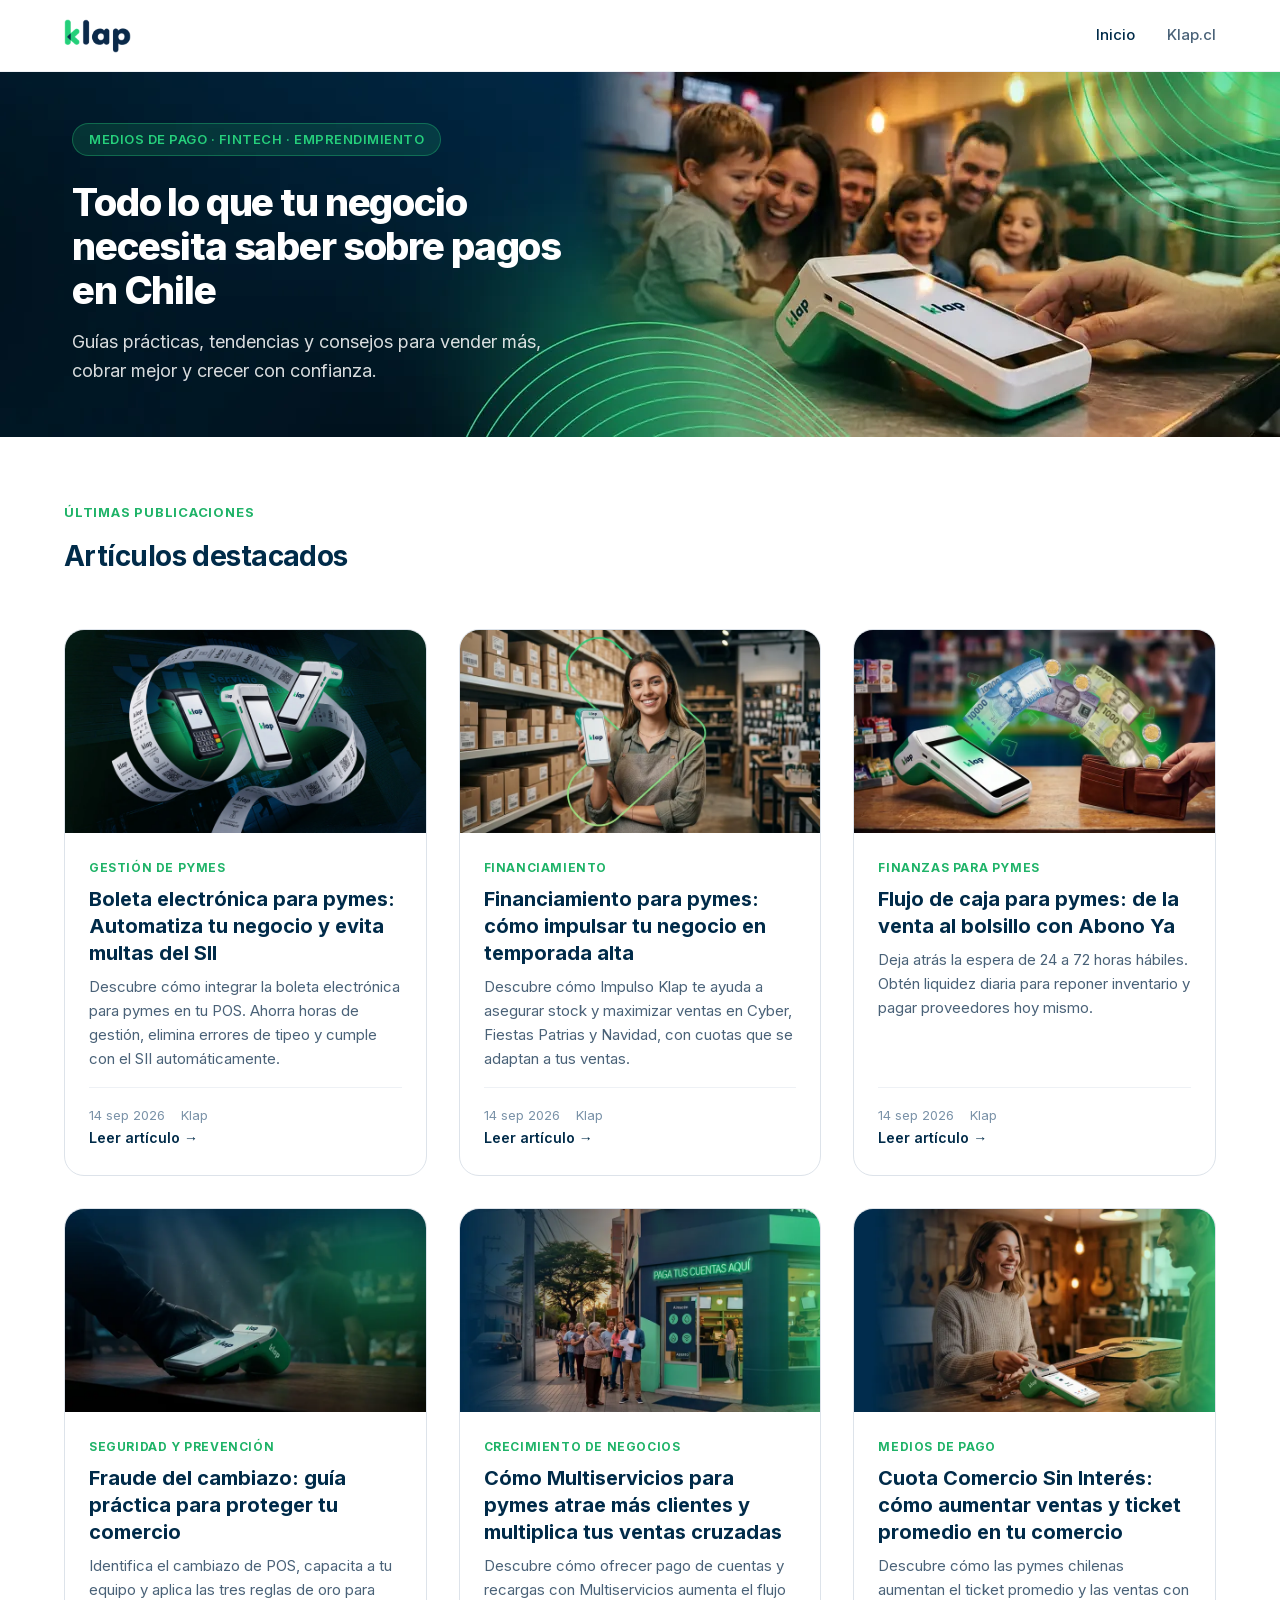
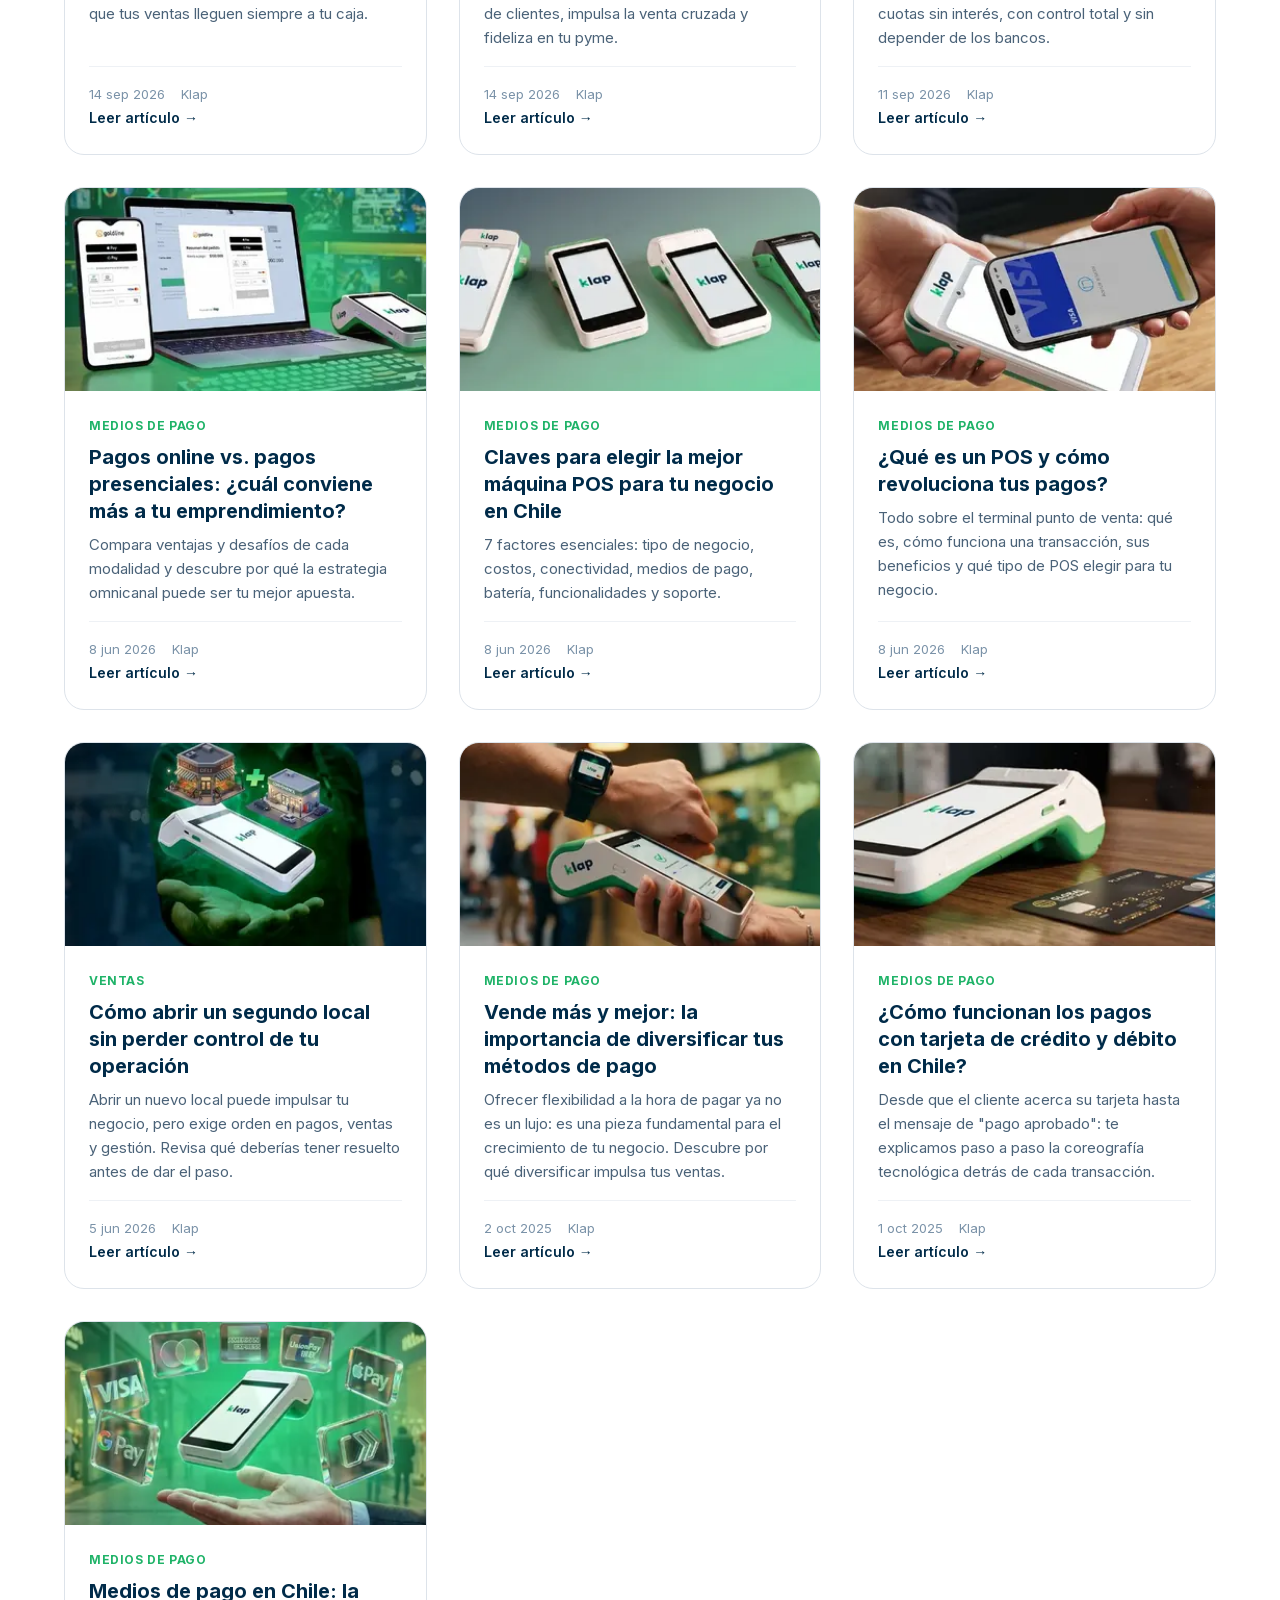
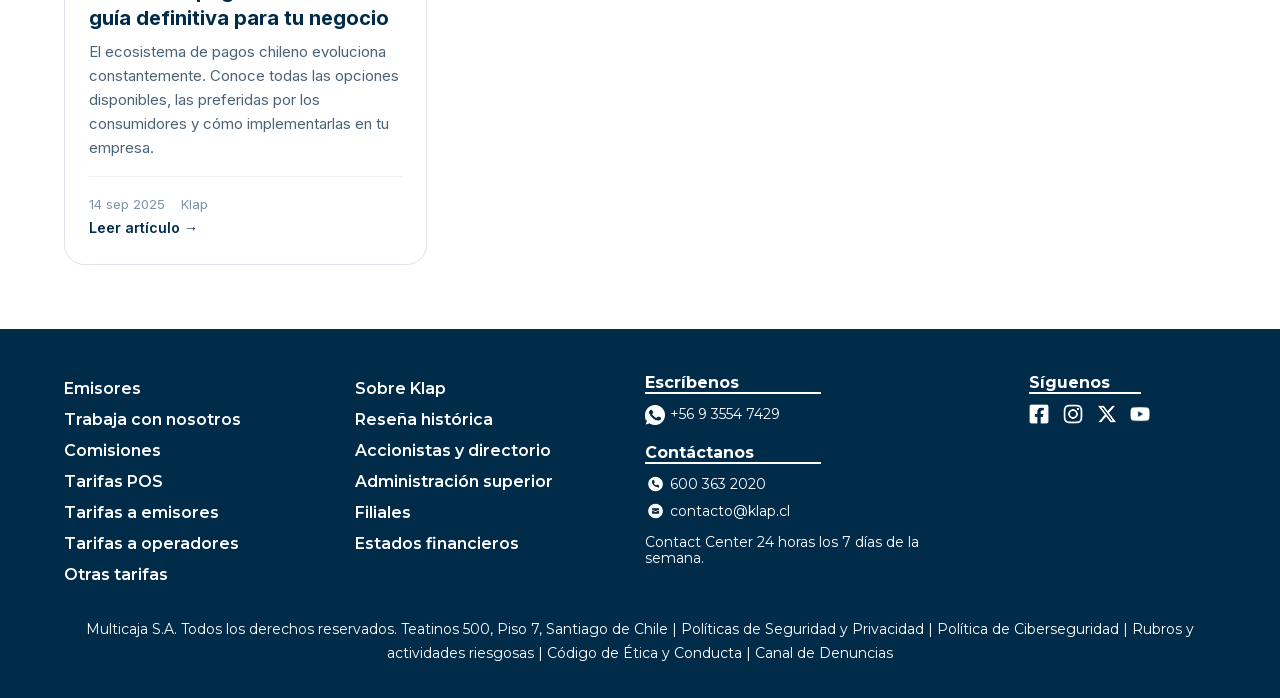
<file: index.html>
<!DOCTYPE html>
<html lang="es-CL">
<head>
  <meta charset="UTF-8">
  <meta name="viewport" content="width=device-width, initial-scale=1.0, viewport-fit=cover">
  <title>Blog Klap | Medios de pago, fintech y emprendimiento en Chile</title>
  <meta name="description" content="Guías, consejos y tendencias sobre medios de pago, POS, tarjetas y fintech para emprendedores y pymes en Chile. Blog oficial de Klap.">
  <meta name="keywords" content="medios de pago Chile, Klap, POS, tarjeta débito crédito, pagos digitales, emprendimiento Chile, fintech">
  <meta name="robots" content="index, follow">
  <meta name="google-site-verification" content="VXnOGXAqtlD454wLR43YyWJzMed7Tv8wH9zO4CAKi9c">
  <link rel="canonical" href="https://www.klap.cl/blog-klap/">

  <!-- Open Graph -->
  <meta property="og:type" content="website">
  <meta property="og:title" content="Blog Klap | Medios de pago y fintech para tu negocio">
  <meta property="og:description" content="Guías, consejos y tendencias sobre medios de pago, POS y fintech para emprendedores en Chile.">
  <meta property="og:url" content="https://www.klap.cl/blog-klap/">
  <meta property="og:locale" content="es_CL">
  <meta property="og:site_name" content="Blog Klap">

  <!-- Twitter Card -->
  <meta name="twitter:card" content="summary_large_image">
  <meta name="twitter:title" content="Blog Klap | Medios de pago y fintech">
  <meta name="twitter:description" content="Guías y consejos sobre medios de pago para emprendedores en Chile.">

  <link rel="stylesheet" href="css/base.css?v=32">
  <link rel="stylesheet" href="css/mobile.css?v=32" media="(max-width: 767px)">
  <link rel="stylesheet" href="css/desktop.css?v=32" media="(min-width: 768px)">

  <script type="application/ld+json">
  {
    "@context": "https://schema.org",
    "@type": "Blog",
    "name": "Blog Klap",
    "description": "Guías y consejos sobre medios de pago, POS y fintech para emprendedores en Chile",
    "url": "https://www.klap.cl/blog-klap/",
    "publisher": {
      "@type": "Organization",
      "name": "Klap",
      "url": "https://www.klap.cl"
    },
    "blogPost": [
      {
        "@type": "BlogPosting",
        "headline": "Boleta electrónica para pymes: Automatiza tu negocio, despídete del papeleo y evita multas del SII",
        "url": "posts/boleta-electronica-pymes-automatizar-pos-sii.html",
        "datePublished": "2026-09-14",
        "author": { "@type": "Organization", "name": "Klap" }
      },
      {
        "@type": "BlogPosting",
        "headline": "Financiamiento para Pymes: Cómo Impulsar tu Negocio en Temporada Alta",
        "url": "posts/financiamiento-pymes-temporada-alta-impulso-klap.html",
        "datePublished": "2026-09-14",
        "author": { "@type": "Organization", "name": "Klap" }
      },
      {
        "@type": "BlogPosting",
        "headline": "Flujo de caja para pymes: Cómo optimizar tu liquidez diaria de la venta al bolsillo",
        "url": "posts/optimizar-flujo-caja-pymes-abono-ya.html",
        "datePublished": "2026-09-14",
        "author": { "@type": "Organization", "name": "Klap" }
      },
      {
        "@type": "BlogPosting",
        "headline": "Fraude del cambiazo: Guía práctica para proteger tu comercio y blindar tus transacciones",
        "url": "posts/evitar-fraude-cambiazo-pos-pymes.html",
        "datePublished": "2026-09-14",
        "author": { "@type": "Organization", "name": "Klap" }
      },
      {
        "@type": "BlogPosting",
        "headline": "Cómo Multiservicios para pymes atrae más clientes y multiplica tus ventas cruzadas",
        "url": "posts/multiservicios-pymes-aumentar-ventas-trafico.html",
        "datePublished": "2026-09-14",
        "author": { "@type": "Organization", "name": "Klap" }
      },
      {
        "@type": "BlogPosting",
        "headline": "Cuota Comercio Sin Interés: cómo aumentar ventas y ticket promedio en tu comercio",
        "url": "posts/cuota-comercio-sin-interes-aumenta-ventas-pymes.html",
        "datePublished": "2026-09-11",
        "author": { "@type": "Organization", "name": "Klap" }
      },
      {
        "@type": "BlogPosting",
        "headline": "Pagos online vs. pagos presenciales: ¿cuál conviene más a tu emprendimiento?",
        "url": "posts/pagos-online-vs-presenciales.html",
        "datePublished": "2026-06-08",
        "author": { "@type": "Organization", "name": "Klap" }
      },
      {
        "@type": "BlogPosting",
        "headline": "Claves para elegir la mejor máquina POS para tu negocio en Chile",
        "url": "posts/elegir-mejor-maquina-pos.html",
        "datePublished": "2026-06-08",
        "author": { "@type": "Organization", "name": "Klap" }
      },
      {
        "@type": "BlogPosting",
        "headline": "¿Qué es un POS y cómo revoluciona tus pagos?",
        "url": "posts/que-es-un-pos.html",
        "datePublished": "2026-06-08",
        "author": { "@type": "Organization", "name": "Klap" }
      },
      {
        "@type": "BlogPosting",
        "headline": "Cómo abrir un segundo local sin perder control de tu operación",
        "url": "posts/segundo-local-crecer-negocio.html",
        "datePublished": "2026-06-05",
        "author": { "@type": "Organization", "name": "Klap" }
      },
      {
        "@type": "BlogPosting",
        "headline": "Vende más y mejor: la importancia de diversificar tus métodos de pago",
        "url": "posts/diversificar-metodos-de-pago.html",
        "datePublished": "2025-10-02",
        "author": { "@type": "Organization", "name": "Klap" }
      },
      {
        "@type": "BlogPosting",
        "headline": "¿Cómo funcionan los pagos con tarjeta de crédito y débito en Chile?",
        "url": "posts/pagos-tarjeta-credito-debito-chile.html",
        "datePublished": "2025-10-01",
        "author": { "@type": "Organization", "name": "Klap" }
      },
      {
        "@type": "BlogPosting",
        "headline": "Medios de pago en Chile: la guía definitiva para tu negocio",
        "url": "posts/medios-de-pago-chile-guia-definitiva.html",
        "datePublished": "2025-09-14",
        "author": { "@type": "Organization", "name": "Klap" }
      }
    ]
  }
  </script>
</head>
<body>

  <header class="site-header" role="banner">
    <div class="container site-header__inner">
      <a href="index.html" class="site-logo" aria-label="Klap — Inicio del blog">
        <img src="assets/images/brand/klap-logo.webp" alt="Klap" class="site-logo__img" width="200" height="102" decoding="async">
      </a>
      <button type="button" class="nav-toggle" aria-label="Abrir menú" aria-expanded="false" aria-controls="site-nav">
        <span></span><span></span><span></span>
      </button>
      <nav class="site-nav" id="site-nav" aria-label="Navegación principal">
        <a href="index.html" class="is-active">Inicio</a>
        <a href="https://www.klap.cl" target="_blank" rel="noopener">Klap.cl</a>
      </nav>
    </div>
  </header>

  <main>
    <section class="hero" aria-labelledby="hero-title">
      <div class="hero__image" aria-hidden="true">
        <img src="assets/images/brand/portada-blog-1280.webp" srcset="assets/images/brand/portada-blog-800.webp 800w, assets/images/brand/portada-blog-1280.webp 1280w, assets/images/brand/portada-blog-1920.webp 1920w" sizes="100vw" alt="" width="2560" height="730" fetchpriority="high" decoding="async">
      </div>
      <div class="container hero__content">
        <span class="hero__badge">Medios de pago · Fintech · Emprendimiento</span>
        <h1 id="hero-title" class="hero__title">Todo lo que tu negocio necesita saber sobre pagos en Chile</h1>
        <p class="hero__subtitle">Guías prácticas, tendencias y consejos para vender más, cobrar mejor y crecer con confianza.</p>
      </div>
    </section>

    <section class="posts-section" aria-labelledby="posts-title">
      <div class="container">
        <header class="section-header">
          <p class="section-header__label">Últimas publicaciones</p>
          <h2 id="posts-title" class="section-header__title">Artículos destacados</h2>
        </header>

        <div class="posts-grid">

          <article class="post-card">
            <div class="post-card__image">
              <a href="posts/boleta-electronica-pymes-automatizar-pos-sii.html" tabindex="-1" aria-hidden="true">
                <img src="assets/images/posts/boleta-electronica-pymes-automatizar-pos-sii-800.webp?v=2" srcset="assets/images/posts/boleta-electronica-pymes-automatizar-pos-sii-800.webp?v=2 800w, assets/images/posts/boleta-electronica-pymes-automatizar-pos-sii-1200.webp?v=2 1200w, assets/images/posts/boleta-electronica-pymes-automatizar-pos-sii-1600.webp?v=2 1600w" sizes="(max-width: 767px) calc(100vw - 48px), 380px" alt="Boleta electrónica para pymes integrada en un POS Klap" width="1920" height="1080" loading="lazy" decoding="async">
              </a>
            </div>
            <div class="post-card__body">
              <span class="post-card__category">Gestión de pymes</span>
              <h3 class="post-card__title">
                <a href="posts/boleta-electronica-pymes-automatizar-pos-sii.html">Boleta electrónica para pymes: Automatiza tu negocio y evita multas del SII</a>
              </h3>
              <p class="post-card__excerpt">Descubre cómo integrar la boleta electrónica para pymes en tu POS. Ahorra horas de gestión, elimina errores de tipeo y cumple con el SII automáticamente.</p>
              <div class="post-card__meta">
                <time datetime="2026-09-14">14 sep 2026</time>
                <span>Klap</span>
              </div>
              <a href="posts/boleta-electronica-pymes-automatizar-pos-sii.html" class="post-card__read-more" aria-label="Leer artículo completo: Boleta electrónica para pymes">
                Leer artículo →
              </a>
            </div>
          </article>

          <article class="post-card">
            <div class="post-card__image">
              <a href="posts/financiamiento-pymes-temporada-alta-impulso-klap.html" tabindex="-1" aria-hidden="true">
                <img src="assets/images/posts/financiamiento-pymes-temporada-alta-impulso-klap-800.webp" srcset="assets/images/posts/financiamiento-pymes-temporada-alta-impulso-klap-800.webp 800w, assets/images/posts/financiamiento-pymes-temporada-alta-impulso-klap-1200.webp 1200w, assets/images/posts/financiamiento-pymes-temporada-alta-impulso-klap-1600.webp 1600w" sizes="(max-width: 767px) calc(100vw - 48px), 380px" alt="Emprendedora en bodega con POS Klap para financiar temporada alta" width="1920" height="1080" loading="lazy" decoding="async">
              </a>
            </div>
            <div class="post-card__body">
              <span class="post-card__category">Financiamiento</span>
              <h3 class="post-card__title">
                <a href="posts/financiamiento-pymes-temporada-alta-impulso-klap.html">Financiamiento para pymes: cómo impulsar tu negocio en temporada alta</a>
              </h3>
              <p class="post-card__excerpt">Descubre cómo Impulso Klap te ayuda a asegurar stock y maximizar ventas en Cyber, Fiestas Patrias y Navidad, con cuotas que se adaptan a tus ventas.</p>
              <div class="post-card__meta">
                <time datetime="2026-09-14">14 sep 2026</time>
                <span>Klap</span>
              </div>
              <a href="posts/financiamiento-pymes-temporada-alta-impulso-klap.html" class="post-card__read-more" aria-label="Leer artículo completo: Financiamiento para pymes">
                Leer artículo →
              </a>
            </div>
          </article>

          <article class="post-card">
            <div class="post-card__image">
              <a href="posts/optimizar-flujo-caja-pymes-abono-ya.html" tabindex="-1" aria-hidden="true">
                <img src="assets/images/posts/optimizar-flujo-caja-pymes-abono-ya-800.webp" srcset="assets/images/posts/optimizar-flujo-caja-pymes-abono-ya-800.webp 800w, assets/images/posts/optimizar-flujo-caja-pymes-abono-ya-1200.webp 1200w, assets/images/posts/optimizar-flujo-caja-pymes-abono-ya-1600.webp 1600w" sizes="(max-width: 767px) calc(100vw - 48px), 380px" alt="POS Klap y flujo de caja diario con Abono Ya" width="1920" height="1080" loading="lazy" decoding="async">
              </a>
            </div>
            <div class="post-card__body">
              <span class="post-card__category">Finanzas para pymes</span>
              <h3 class="post-card__title">
                <a href="posts/optimizar-flujo-caja-pymes-abono-ya.html">Flujo de caja para pymes: de la venta al bolsillo con Abono Ya</a>
              </h3>
              <p class="post-card__excerpt">Deja atrás la espera de 24 a 72 horas hábiles. Obtén liquidez diaria para reponer inventario y pagar proveedores hoy mismo.</p>
              <div class="post-card__meta">
                <time datetime="2026-09-14">14 sep 2026</time>
                <span>Klap</span>
              </div>
              <a href="posts/optimizar-flujo-caja-pymes-abono-ya.html" class="post-card__read-more" aria-label="Leer artículo completo: Flujo de caja para pymes">
                Leer artículo →
              </a>
            </div>
          </article>

          <article class="post-card">
            <div class="post-card__image">
              <a href="posts/evitar-fraude-cambiazo-pos-pymes.html" tabindex="-1" aria-hidden="true">
                <img src="assets/images/posts/evitar-fraude-cambiazo-pos-pymes-800.webp" srcset="assets/images/posts/evitar-fraude-cambiazo-pos-pymes-800.webp 800w, assets/images/posts/evitar-fraude-cambiazo-pos-pymes-1200.webp 1200w, assets/images/posts/evitar-fraude-cambiazo-pos-pymes-1600.webp 1600w" sizes="(max-width: 767px) calc(100vw - 48px), 380px" alt="Cómo proteger el POS del fraude del cambiazo" width="1920" height="1080" loading="lazy" decoding="async">
              </a>
            </div>
            <div class="post-card__body">
              <span class="post-card__category">Seguridad y prevención</span>
              <h3 class="post-card__title">
                <a href="posts/evitar-fraude-cambiazo-pos-pymes.html">Fraude del cambiazo: guía práctica para proteger tu comercio</a>
              </h3>
              <p class="post-card__excerpt">Identifica el cambiazo de POS, capacita a tu equipo y aplica las tres reglas de oro para que tus ventas lleguen siempre a tu caja.</p>
              <div class="post-card__meta">
                <time datetime="2026-09-14">14 sep 2026</time>
                <span>Klap</span>
              </div>
              <a href="posts/evitar-fraude-cambiazo-pos-pymes.html" class="post-card__read-more" aria-label="Leer artículo completo: Fraude del cambiazo">
                Leer artículo →
              </a>
            </div>
          </article>

          <article class="post-card">
            <div class="post-card__image">
              <a href="posts/multiservicios-pymes-aumentar-ventas-trafico.html" tabindex="-1" aria-hidden="true">
                <img src="assets/images/posts/multiservicios-pymes-aumentar-ventas-trafico-800.webp" srcset="assets/images/posts/multiservicios-pymes-aumentar-ventas-trafico-800.webp 800w, assets/images/posts/multiservicios-pymes-aumentar-ventas-trafico-1200.webp 1200w, assets/images/posts/multiservicios-pymes-aumentar-ventas-trafico-1600.webp 1600w" sizes="(max-width: 767px) calc(100vw - 48px), 380px" alt="Local ofreciendo pago de cuentas con Multiservicios Klap" width="1920" height="1080" loading="lazy" decoding="async">
              </a>
            </div>
            <div class="post-card__body">
              <span class="post-card__category">Crecimiento de negocios</span>
              <h3 class="post-card__title">
                <a href="posts/multiservicios-pymes-aumentar-ventas-trafico.html">Cómo Multiservicios para pymes atrae más clientes y multiplica tus ventas cruzadas</a>
              </h3>
              <p class="post-card__excerpt">Descubre cómo ofrecer pago de cuentas y recargas con Multiservicios aumenta el flujo de clientes, impulsa la venta cruzada y fideliza en tu pyme.</p>
              <div class="post-card__meta">
                <time datetime="2026-09-14">14 sep 2026</time>
                <span>Klap</span>
              </div>
              <a href="posts/multiservicios-pymes-aumentar-ventas-trafico.html" class="post-card__read-more" aria-label="Leer artículo completo: Multiservicios para pymes">
                Leer artículo →
              </a>
            </div>
          </article>

          <article class="post-card">
            <div class="post-card__image">
              <a href="posts/cuota-comercio-sin-interes-aumenta-ventas-pymes.html" tabindex="-1" aria-hidden="true">
                <img src="assets/images/posts/cuota-comercio-sin-interes-aumenta-ventas-pymes-800.webp" srcset="assets/images/posts/cuota-comercio-sin-interes-aumenta-ventas-pymes-800.webp 800w, assets/images/posts/cuota-comercio-sin-interes-aumenta-ventas-pymes-1200.webp 1200w, assets/images/posts/cuota-comercio-sin-interes-aumenta-ventas-pymes-1600.webp 1600w" sizes="(max-width: 767px) calc(100vw - 48px), 380px" alt="Pago en cuotas sin interés en un comercio con POS Klap" width="1920" height="1080" loading="lazy" decoding="async">
              </a>
            </div>
            <div class="post-card__body">
              <span class="post-card__category">Medios de pago</span>
              <h3 class="post-card__title">
                <a href="posts/cuota-comercio-sin-interes-aumenta-ventas-pymes.html">Cuota Comercio Sin Interés: cómo aumentar ventas y ticket promedio en tu comercio</a>
              </h3>
              <p class="post-card__excerpt">Descubre cómo las pymes chilenas aumentan el ticket promedio y las ventas con cuotas sin interés, con control total y sin depender de los bancos.</p>
              <div class="post-card__meta">
                <time datetime="2026-09-11">11 sep 2026</time>
                <span>Klap</span>
              </div>
              <a href="posts/cuota-comercio-sin-interes-aumenta-ventas-pymes.html" class="post-card__read-more" aria-label="Leer artículo completo: Cuota Comercio Sin Interés">
                Leer artículo →
              </a>
            </div>
          </article>

          <article class="post-card">
            <div class="post-card__image">
              <a href="posts/pagos-online-vs-presenciales.html" tabindex="-1" aria-hidden="true">
                <img src="assets/images/posts/pagos-online-vs-presenciales-800.webp" srcset="assets/images/posts/pagos-online-vs-presenciales-800.webp 800w, assets/images/posts/pagos-online-vs-presenciales-1024.webp 1024w" sizes="(max-width: 767px) calc(100vw - 48px), 380px" alt="Pagos online y presenciales con Klap: eCommerce y terminal POS" width="800" height="450" loading="lazy" decoding="async">
              </a>
            </div>
            <div class="post-card__body">
              <span class="post-card__category">Medios de pago</span>
              <h3 class="post-card__title">
                <a href="posts/pagos-online-vs-presenciales.html">Pagos online vs. pagos presenciales: ¿cuál conviene más a tu emprendimiento?</a>
              </h3>
              <p class="post-card__excerpt">Compara ventajas y desafíos de cada modalidad y descubre por qué la estrategia omnicanal puede ser tu mejor apuesta.</p>
              <div class="post-card__meta">
                <time datetime="2026-06-08">8 jun 2026</time>
                <span>Klap</span>
              </div>
              <a href="posts/pagos-online-vs-presenciales.html" class="post-card__read-more" aria-label="Leer artículo completo: Pagos online vs presenciales">
                Leer artículo →
              </a>
            </div>
          </article>

          <article class="post-card">
            <div class="post-card__image">
              <a href="posts/elegir-mejor-maquina-pos.html" tabindex="-1" aria-hidden="true">
                <img src="assets/images/posts/elegir-mejor-maquina-pos-800.webp" srcset="assets/images/posts/elegir-mejor-maquina-pos-800.webp 800w, assets/images/posts/elegir-mejor-maquina-pos-1024.webp 1024w" sizes="(max-width: 767px) calc(100vw - 48px), 380px" alt="Terminales POS Klap: distintos modelos para elegir según tu negocio" width="800" height="450" loading="lazy" decoding="async">
              </a>
            </div>
            <div class="post-card__body">
              <span class="post-card__category">Medios de pago</span>
              <h3 class="post-card__title">
                <a href="posts/elegir-mejor-maquina-pos.html">Claves para elegir la mejor máquina POS para tu negocio en Chile</a>
              </h3>
              <p class="post-card__excerpt">7 factores esenciales: tipo de negocio, costos, conectividad, medios de pago, batería, funcionalidades y soporte.</p>
              <div class="post-card__meta">
                <time datetime="2026-06-08">8 jun 2026</time>
                <span>Klap</span>
              </div>
              <a href="posts/elegir-mejor-maquina-pos.html" class="post-card__read-more" aria-label="Leer artículo completo: Elegir máquina POS">
                Leer artículo →
              </a>
            </div>
          </article>

          <article class="post-card">
            <div class="post-card__image">
              <a href="posts/que-es-un-pos.html" tabindex="-1" aria-hidden="true">
                <img src="assets/images/posts/que-es-un-pos-800.webp" srcset="assets/images/posts/que-es-un-pos-800.webp 800w, assets/images/posts/que-es-un-pos-1024.webp 1024w" sizes="(max-width: 767px) calc(100vw - 48px), 380px" alt="Pago sin contacto con terminal Klap en un restaurante" width="800" height="450" loading="lazy" decoding="async">
              </a>
            </div>
            <div class="post-card__body">
              <span class="post-card__category">Medios de pago</span>
              <h3 class="post-card__title">
                <a href="posts/que-es-un-pos.html">¿Qué es un POS y cómo revoluciona tus pagos?</a>
              </h3>
              <p class="post-card__excerpt">Todo sobre el terminal punto de venta: qué es, cómo funciona una transacción, sus beneficios y qué tipo de POS elegir para tu negocio.</p>
              <div class="post-card__meta">
                <time datetime="2026-06-08">8 jun 2026</time>
                <span>Klap</span>
              </div>
              <a href="posts/que-es-un-pos.html" class="post-card__read-more" aria-label="Leer artículo completo: Qué es un POS">
                Leer artículo →
              </a>
            </div>
          </article>

          <article class="post-card">
            <div class="post-card__image">
              <a href="posts/segundo-local-crecer-negocio.html" tabindex="-1" aria-hidden="true">
                <img src="assets/images/posts/segundo-local-crecer-negocio-800.webp" srcset="assets/images/posts/segundo-local-crecer-negocio-800.webp 800w, assets/images/posts/segundo-local-crecer-negocio-1024.webp 1024w" sizes="(max-width: 767px) calc(100vw - 48px), 380px" alt="Cómo abrir un segundo local y hacer crecer tu negocio en Chile" width="800" height="450" loading="lazy" decoding="async">
              </a>
            </div>
            <div class="post-card__body">
              <span class="post-card__category">Ventas</span>
              <h3 class="post-card__title">
                <a href="posts/segundo-local-crecer-negocio.html">Cómo abrir un segundo local sin perder control de tu operación</a>
              </h3>
              <p class="post-card__excerpt">Abrir un nuevo local puede impulsar tu negocio, pero exige orden en pagos, ventas y gestión. Revisa qué deberías tener resuelto antes de dar el paso.</p>
              <div class="post-card__meta">
                <time datetime="2026-06-05">5 jun 2026</time>
                <span>Klap</span>
              </div>
              <a href="posts/segundo-local-crecer-negocio.html" class="post-card__read-more" aria-label="Leer artículo completo: Segundo local">
                Leer artículo →
              </a>
            </div>
          </article>

          <article class="post-card">
            <div class="post-card__image">
              <a href="posts/diversificar-metodos-de-pago.html" tabindex="-1" aria-hidden="true">
                <img src="assets/images/posts/diversificar-metodos-de-pago-800.webp" srcset="assets/images/posts/diversificar-metodos-de-pago-800.webp 800w, assets/images/posts/diversificar-metodos-de-pago-1024.webp 1024w" sizes="(max-width: 767px) calc(100vw - 48px), 380px" alt="Pago NFC con smartwatch y terminal POS Klap" width="800" height="450" loading="lazy" decoding="async">
              </a>
            </div>
            <div class="post-card__body">
              <span class="post-card__category">Medios de pago</span>
              <h3 class="post-card__title">
                <a href="posts/diversificar-metodos-de-pago.html">Vende más y mejor: la importancia de diversificar tus métodos de pago</a>
              </h3>
              <p class="post-card__excerpt">Ofrecer flexibilidad a la hora de pagar ya no es un lujo: es una pieza fundamental para el crecimiento de tu negocio. Descubre por qué diversificar impulsa tus ventas.</p>
              <div class="post-card__meta">
                <time datetime="2025-10-02">2 oct 2025</time>
                <span>Klap</span>
              </div>
              <a href="posts/diversificar-metodos-de-pago.html" class="post-card__read-more" aria-label="Leer artículo completo: Diversificar métodos de pago">
                Leer artículo →
              </a>
            </div>
          </article>

          <article class="post-card">
            <div class="post-card__image">
              <a href="posts/pagos-tarjeta-credito-debito-chile.html" tabindex="-1" aria-hidden="true">
                <img src="assets/images/posts/pagos-tarjeta-credito-debito-chile-800.webp" srcset="assets/images/posts/pagos-tarjeta-credito-debito-chile-800.webp 800w, assets/images/posts/pagos-tarjeta-credito-debito-chile-1024.webp 1024w" sizes="(max-width: 767px) calc(100vw - 48px), 380px" alt="Terminal POS Klap con tarjetas de crédito y débito Visa y Mastercard sobre mostrador de madera" width="1024" height="249" loading="lazy" decoding="async">
              </a>
            </div>
            <div class="post-card__body">
              <span class="post-card__category">Medios de pago</span>
              <h3 class="post-card__title">
                <a href="posts/pagos-tarjeta-credito-debito-chile.html">¿Cómo funcionan los pagos con tarjeta de crédito y débito en Chile?</a>
              </h3>
              <p class="post-card__excerpt">Desde que el cliente acerca su tarjeta hasta el mensaje de "pago aprobado": te explicamos paso a paso la coreografía tecnológica detrás de cada transacción.</p>
              <div class="post-card__meta">
                <time datetime="2025-10-01">1 oct 2025</time>
                <span>Klap</span>
              </div>
              <a href="posts/pagos-tarjeta-credito-debito-chile.html" class="post-card__read-more" aria-label="Leer artículo completo: Pagos con tarjeta">
                Leer artículo →
              </a>
            </div>
          </article>

          <article class="post-card">
            <div class="post-card__image">
              <a href="posts/medios-de-pago-chile-guia-definitiva.html" tabindex="-1" aria-hidden="true">
                <img src="assets/images/posts/medios-de-pago-chile-guia-definitiva-800.webp" srcset="assets/images/posts/medios-de-pago-chile-guia-definitiva-800.webp 800w, assets/images/posts/medios-de-pago-chile-guia-definitiva-1024.webp 1024w" sizes="(max-width: 767px) calc(100vw - 48px), 380px" alt="Terminal POS Klap con medios de pago: Visa, Mastercard, Google Pay, Apple Pay y más" width="1024" height="249" loading="lazy" decoding="async">
              </a>
            </div>
            <div class="post-card__body">
              <span class="post-card__category">Medios de pago</span>
              <h3 class="post-card__title">
                <a href="posts/medios-de-pago-chile-guia-definitiva.html">Medios de pago en Chile: la guía definitiva para tu negocio</a>
              </h3>
              <p class="post-card__excerpt">El ecosistema de pagos chileno evoluciona constantemente. Conoce todas las opciones disponibles, las preferidas por los consumidores y cómo implementarlas en tu empresa.</p>
              <div class="post-card__meta">
                <time datetime="2025-09-14">14 sep 2025</time>
                <span>Klap</span>
              </div>
              <a href="posts/medios-de-pago-chile-guia-definitiva.html" class="post-card__read-more" aria-label="Leer artículo completo: Guía medios de pago">
                Leer artículo →
              </a>
            </div>
          </article>

        </div>
      </div>
    </section>
  </main>

  <footer class="site-footer" role="contentinfo">
    <div class="container">
      <div class="site-footer__grid">
        <nav class="site-footer__col" aria-label="Emisores y tarifas">
          <ul class="site-footer__list">
            <li><a href="https://www.klap.cl/emisores" target="_blank" rel="noopener">Emisores</a></li>
            <li><a href="https://www.klap.cl/trabaja-con-nosotros1" target="_blank" rel="noopener">Trabaja con nosotros</a></li>
            <li><a href="https://www.klap.cl/comisiones" target="_blank" rel="noopener">Comisiones</a></li>
            <li><a href="https://www.klap.cl/tarifas-pos" target="_blank" rel="noopener">Tarifas POS</a></li>
            <li><a href="https://www.klap.cl/tarifas-a-emisores" target="_blank" rel="noopener">Tarifas a emisores</a></li>
            <li><a href="https://www.klap.cl/tarifas-a-operadores" target="_blank" rel="noopener">Tarifas a operadores</a></li>
            <li><a href="https://www.klap.cl/otras-tarifas" target="_blank" rel="noopener">Otras tarifas</a></li>
          </ul>
        </nav>

        <nav class="site-footer__col" aria-label="Sobre Klap">
          <ul class="site-footer__list">
            <li><a href="https://www.klap.cl/corporativo" target="_blank" rel="noopener">Sobre Klap</a></li>
            <li><a href="https://www.klap.cl/corporativo/resena-historica" target="_blank" rel="noopener">Reseña histórica</a></li>
            <li><a href="https://www.klap.cl/corporativo/accionistas-y-directorio" target="_blank" rel="noopener">Accionistas y directorio</a></li>
            <li><a href="https://www.klap.cl/corporativo/administracion-superior" target="_blank" rel="noopener">Administración superior</a></li>
            <li><a href="https://www.klap.cl/corporativo/filiales" target="_blank" rel="noopener">Filiales</a></li>
            <li><a href="https://www.klap.cl/corporativo/estados-financieros" target="_blank" rel="noopener">Estados financieros</a></li>
          </ul>
        </nav>

        <div class="site-footer__col site-footer__contact">
          <p class="site-footer__heading">Escríbenos</p>
          <p class="site-footer__row">
            <img class="site-footer__icon" src="assets/icons/footer/whatsapp.png" alt="Teléfono Whatsapp" width="20" height="20">
            <a class="site-footer__whatsapp" href="https://api.whatsapp.com/send?phone=56935547429" target="_blank" rel="noopener">+56 9 3554 7429</a>
          </p>
          <p class="site-footer__heading">Contáctanos</p>
          <p class="site-footer__row">
            <img class="site-footer__icon" src="assets/icons/footer/phone.png" alt="Teléfono" width="20" height="20">
            <a href="tel:6003632020">600 363 2020</a>
          </p>
          <p class="site-footer__row">
            <img class="site-footer__icon" src="assets/icons/footer/email.png" alt="Correo Contacto" width="20" height="20">
            <a href="mailto:contacto@klap.cl">contacto@klap.cl</a>
          </p>
          <p class="site-footer__hours">Contact Center 24 horas los 7 días de la semana.</p>
        </div>

        <div class="site-footer__col site-footer__social">
          <p class="site-footer__heading">Síguenos</p>
          <div class="site-footer__rrss">
            <a href="https://www.facebook.com/Klap.Chile/" target="_blank" rel="noopener" aria-label="Facebook">
              <img class="site-footer__icon" src="assets/icons/footer/facebook.png" alt="Facebook" width="20" height="20">
            </a>
            <a href="https://www.instagram.com/KlapChile/" target="_blank" rel="noopener" aria-label="Instagram">
              <img class="site-footer__icon" src="assets/icons/footer/instagram.png" alt="Instagram" width="20" height="20">
            </a>
            <a href="https://twitter.com/KlapCL" target="_blank" rel="noopener" aria-label="X">
              <img class="site-footer__icon" src="assets/icons/footer/x.png" alt="X" width="20" height="20">
            </a>
            <a href="https://www.youtube.com/channel/UC9lYDc6nnPbQkR2c2wWHtZg?view_as=subscriber" target="_blank" rel="noopener" aria-label="YouTube">
              <img class="site-footer__icon" src="assets/icons/footer/youtube.png" alt="Youtube" width="20" height="20">
            </a>
          </div>
        </div>
      </div>

      <p class="site-footer__legal">
        Multicaja S.A. Todos los derechos reservados. Teatinos 500, Piso 7, Santiago de Chile |
        <a href="https://www.klap.cl/home-comercios/politica-de-seguridad" target="_blank" rel="noopener">Políticas de Seguridad y Privacidad</a>
        |
        <a href="https://www.klap.cl/documents/34450/0/Politica_de_Seguridad_de_la_Informacion_Ciberseguridad_V8.2.pdf/9d4c741d-688f-0311-f4cd-349dcd6ccf31?t=1769457745805" target="_blank" rel="noopener">Política de Ciberseguridad</a>
        |
        <a href="https://www.klap.cl/documents/34450/134565/rubros_y_actividades_riesgosas.pdf" target="_blank" rel="noopener">Rubros y actividades riesgosas</a>
        |
        <a href="https://www.klap.cl/documents/34450/134565/Codigo_de_etica_y_conducta_Klap.pdf" target="_blank" rel="noopener">Código de Ética y Conducta</a>
        |
        <a href="https://sonda.ines.cl/klap/formulario/" target="_blank" rel="noopener">Canal de Denuncias</a>
      </p>
    </div>
  </footer>

  <script src="js/main.js?v=2" defer></script>
</body>
</html>
</file>
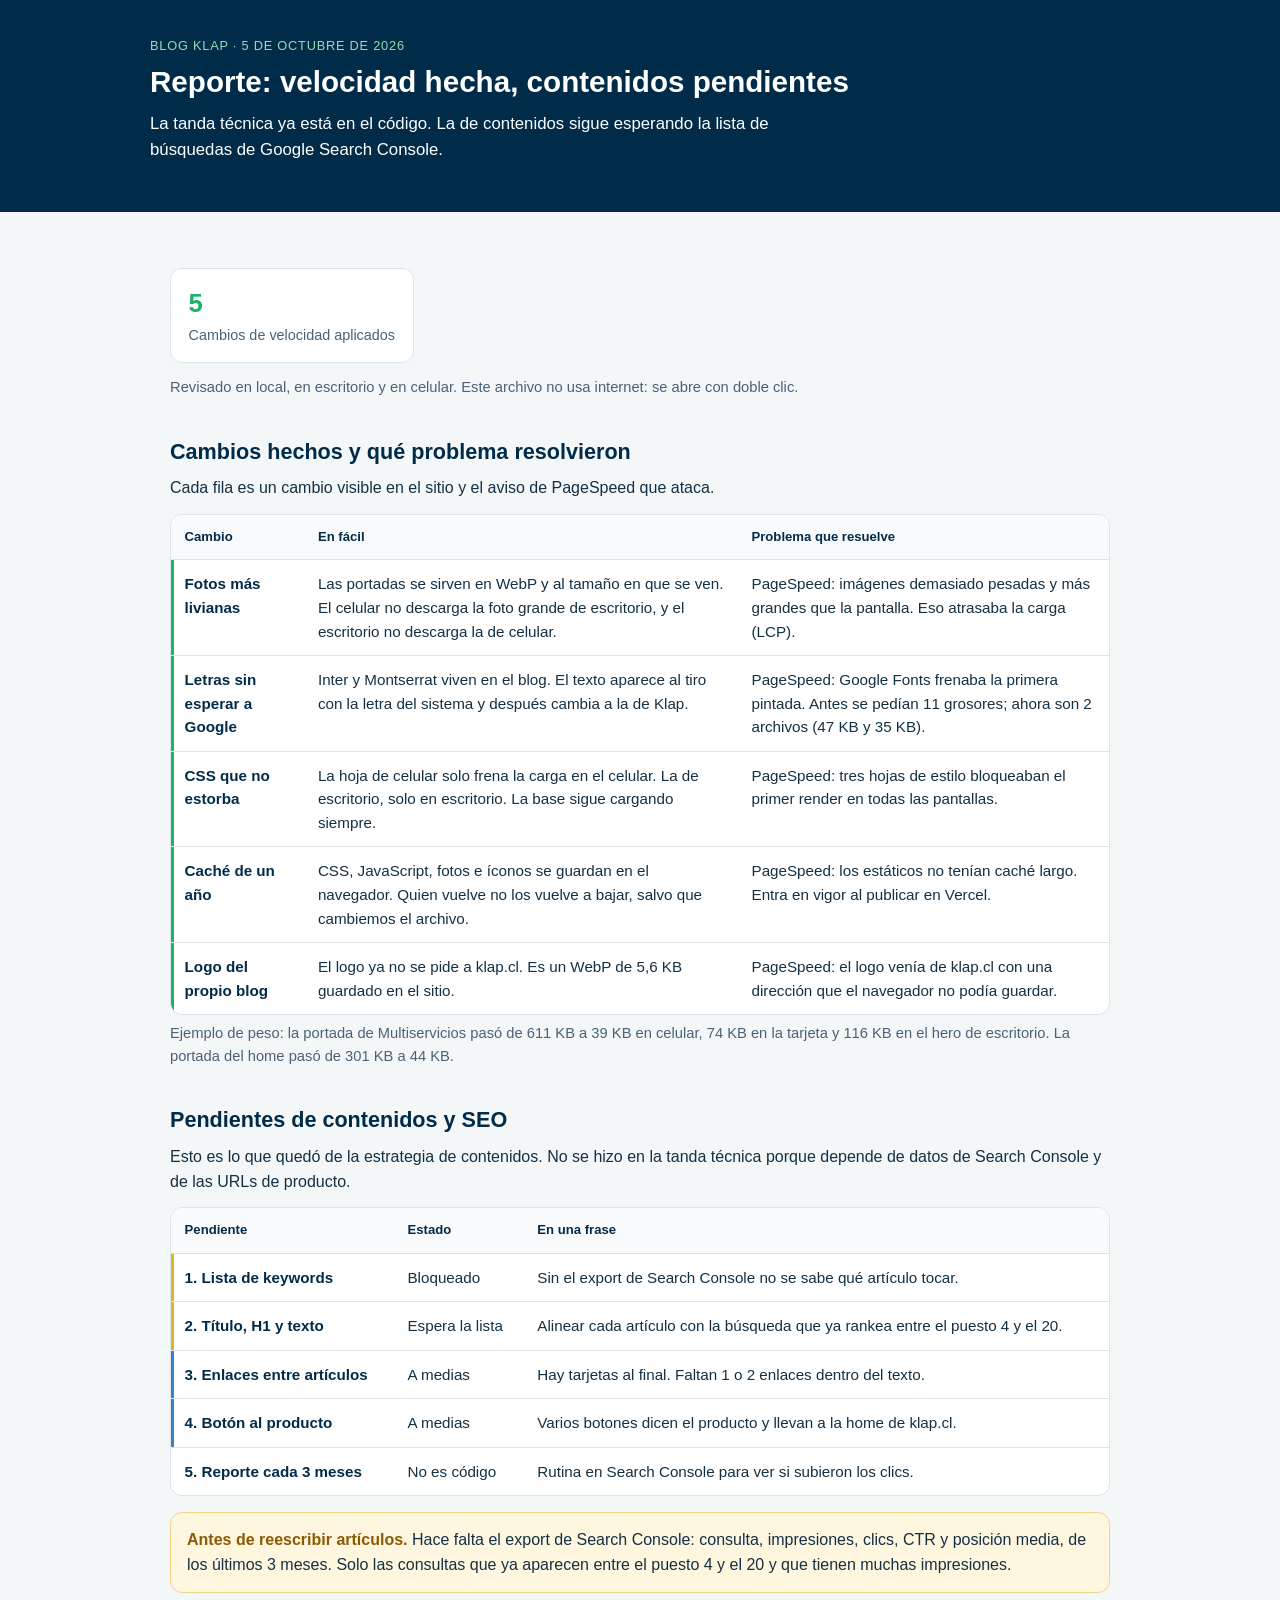
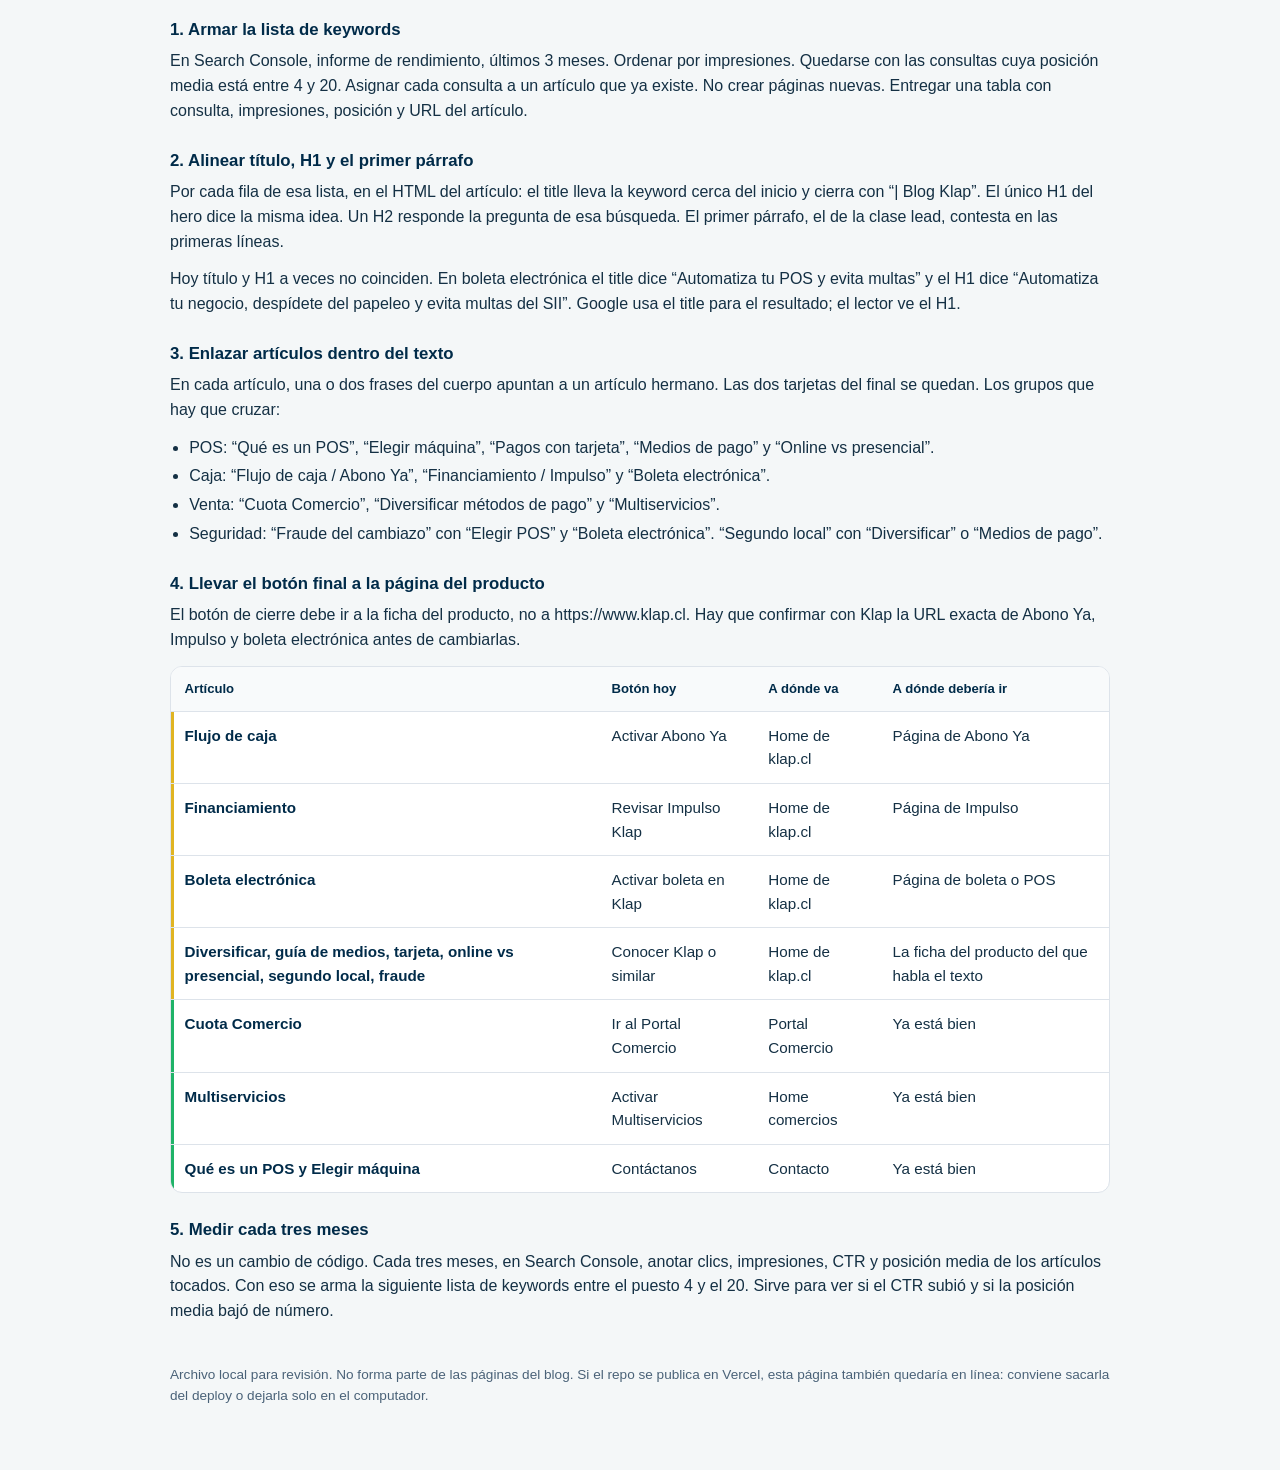
<file: reporte-tanda-tecnica.html>
<!DOCTYPE html>
<html lang="es-CL">
<head>
  <meta charset="UTF-8">
  <meta name="viewport" content="width=device-width, initial-scale=1">
  <meta name="robots" content="noindex, nofollow">
  <title>Reporte del blog Klap — velocidad hecha, contenidos pendientes</title>
  <style>
    :root {
      --navy: #002b49;
      --ink: #143044;
      --muted: #4a6278;
      --line: #dde3ea;
      --bg: #f4f7f8;
      --card: #ffffff;
      --green: #1fb368;
      --green-bg: #e8faf2;
      --amber: #8a5a00;
      --amber-bg: #fff6e0;
      --blue: #0b5cab;
      --blue-bg: #e8f2fb;
    }
    * { box-sizing: border-box; }
    body {
      margin: 0;
      font-family: -apple-system, BlinkMacSystemFont, "Segoe UI", sans-serif;
      color: var(--ink);
      background: var(--bg);
      line-height: 1.55;
    }
    main {
      max-width: 980px;
      margin: 0 auto;
      padding: 2.5rem 1.25rem 4rem;
    }
    header.hero {
      background: var(--navy);
      color: #fff;
      padding: 2.25rem 1.25rem;
    }
    header.hero .inner { max-width: 980px; margin: 0 auto; }
    .kicker {
      margin: 0 0 0.5rem;
      font-size: 0.8rem;
      letter-spacing: 0.06em;
      text-transform: uppercase;
      color: #8ee0b4;
    }
    h1 { margin: 0 0 0.75rem; font-size: 1.85rem; line-height: 1.2; }
    h2 { margin: 2.25rem 0 0.5rem; font-size: 1.35rem; color: var(--navy); }
    h3 { margin: 1.5rem 0 0.4rem; font-size: 1.05rem; color: var(--navy); }
    p { margin: 0.4rem 0 0.8rem; }
    .lead { font-size: 1.05rem; max-width: 42rem; }
    .note { color: var(--muted); font-size: 0.92rem; }
    .stat {
      display: inline-block;
      background: var(--card);
      border: 1px solid var(--line);
      border-radius: 12px;
      padding: 0.9rem 1.1rem;
      margin: 1rem 0 0.4rem;
    }
    .stat strong { display: block; font-size: 1.6rem; color: var(--green); }
    .stat span { color: var(--muted); font-size: 0.9rem; }
    .wrap {
      overflow-x: auto;
      background: var(--card);
      border: 1px solid var(--line);
      border-radius: 12px;
    }
    table { width: 100%; border-collapse: collapse; font-size: 0.95rem; }
    th, td { text-align: left; vertical-align: top; padding: 0.75rem 0.85rem; border-bottom: 1px solid var(--line); }
    th { background: #f8fafb; color: var(--navy); font-size: 0.82rem; }
    tr:last-child td { border-bottom: 0; }
    td:first-child { font-weight: 600; color: var(--navy); }
    .ok td:first-child { box-shadow: inset 3px 0 0 var(--green); }
    .wait td:first-child { box-shadow: inset 3px 0 0 #e0b422; }
    .mid td:first-child { box-shadow: inset 3px 0 0 #3b82c4; }
    .callout {
      background: var(--amber-bg);
      border: 1px solid #f0d48a;
      border-radius: 12px;
      padding: 0.9rem 1rem;
      margin: 1rem 0;
    }
    .callout strong { color: var(--amber); }
    ul { margin: 0.3rem 0 0.8rem; padding-left: 1.2rem; }
    li { margin: 0.25rem 0; }
    footer {
      margin-top: 2.5rem;
      color: var(--muted);
      font-size: 0.85rem;
    }
    @media print {
      body { background: #fff; }
      header.hero { print-color-adjust: exact; -webkit-print-color-adjust: exact; }
      .wrap { break-inside: avoid; }
    }
  </style>
</head>
<body>
  <header class="hero">
    <div class="inner">
      <p class="kicker">Blog Klap · 5 de octubre de 2026</p>
      <h1>Reporte: velocidad hecha, contenidos pendientes</h1>
      <p class="lead">La tanda técnica ya está en el código. La de contenidos sigue esperando la lista de búsquedas de Google Search Console.</p>
    </div>
  </header>
  <main>
    <div class="stat">
      <strong>5</strong>
      <span>Cambios de velocidad aplicados</span>
    </div>
    <p class="note">Revisado en local, en escritorio y en celular. Este archivo no usa internet: se abre con doble clic.</p>

    <h2>Cambios hechos y qué problema resolvieron</h2>
    <p>Cada fila es un cambio visible en el sitio y el aviso de PageSpeed que ataca.</p>
    <div class="wrap">
      <table>
        <thead>
          <tr>
            <th>Cambio</th>
            <th>En fácil</th>
            <th>Problema que resuelve</th>
          </tr>
        </thead>
        <tbody>
          <tr class="ok">
            <td>Fotos más livianas</td>
            <td>Las portadas se sirven en WebP y al tamaño en que se ven. El celular no descarga la foto grande de escritorio, y el escritorio no descarga la de celular.</td>
            <td>PageSpeed: imágenes demasiado pesadas y más grandes que la pantalla. Eso atrasaba la carga (LCP).</td>
          </tr>
          <tr class="ok">
            <td>Letras sin esperar a Google</td>
            <td>Inter y Montserrat viven en el blog. El texto aparece al tiro con la letra del sistema y después cambia a la de Klap.</td>
            <td>PageSpeed: Google Fonts frenaba la primera pintada. Antes se pedían 11 grosores; ahora son 2 archivos (47 KB y 35 KB).</td>
          </tr>
          <tr class="ok">
            <td>CSS que no estorba</td>
            <td>La hoja de celular solo frena la carga en el celular. La de escritorio, solo en escritorio. La base sigue cargando siempre.</td>
            <td>PageSpeed: tres hojas de estilo bloqueaban el primer render en todas las pantallas.</td>
          </tr>
          <tr class="ok">
            <td>Caché de un año</td>
            <td>CSS, JavaScript, fotos e íconos se guardan en el navegador. Quien vuelve no los vuelve a bajar, salvo que cambiemos el archivo.</td>
            <td>PageSpeed: los estáticos no tenían caché largo. Entra en vigor al publicar en Vercel.</td>
          </tr>
          <tr class="ok">
            <td>Logo del propio blog</td>
            <td>El logo ya no se pide a klap.cl. Es un WebP de 5,6 KB guardado en el sitio.</td>
            <td>PageSpeed: el logo venía de klap.cl con una dirección que el navegador no podía guardar.</td>
          </tr>
        </tbody>
      </table>
    </div>
    <p class="note">Ejemplo de peso: la portada de Multiservicios pasó de 611 KB a 39 KB en celular, 74 KB en la tarjeta y 116 KB en el hero de escritorio. La portada del home pasó de 301 KB a 44 KB.</p>

    <h2>Pendientes de contenidos y SEO</h2>
    <p>Esto es lo que quedó de la estrategia de contenidos. No se hizo en la tanda técnica porque depende de datos de Search Console y de las URLs de producto.</p>
    <div class="wrap">
      <table>
        <thead>
          <tr>
            <th>Pendiente</th>
            <th>Estado</th>
            <th>En una frase</th>
          </tr>
        </thead>
        <tbody>
          <tr class="wait">
            <td>1. Lista de keywords</td>
            <td>Bloqueado</td>
            <td>Sin el export de Search Console no se sabe qué artículo tocar.</td>
          </tr>
          <tr class="wait">
            <td>2. Título, H1 y texto</td>
            <td>Espera la lista</td>
            <td>Alinear cada artículo con la búsqueda que ya rankea entre el puesto 4 y el 20.</td>
          </tr>
          <tr class="mid">
            <td>3. Enlaces entre artículos</td>
            <td>A medias</td>
            <td>Hay tarjetas al final. Faltan 1 o 2 enlaces dentro del texto.</td>
          </tr>
          <tr class="mid">
            <td>4. Botón al producto</td>
            <td>A medias</td>
            <td>Varios botones dicen el producto y llevan a la home de klap.cl.</td>
          </tr>
          <tr>
            <td>5. Reporte cada 3 meses</td>
            <td>No es código</td>
            <td>Rutina en Search Console para ver si subieron los clics.</td>
          </tr>
        </tbody>
      </table>
    </div>

    <div class="callout">
      <strong>Antes de reescribir artículos.</strong>
      Hace falta el export de Search Console: consulta, impresiones, clics, CTR y posición media, de los últimos 3 meses. Solo las consultas que ya aparecen entre el puesto 4 y el 20 y que tienen muchas impresiones.
    </div>

    <h3>1. Armar la lista de keywords</h3>
    <p>En Search Console, informe de rendimiento, últimos 3 meses. Ordenar por impresiones. Quedarse con las consultas cuya posición media está entre 4 y 20. Asignar cada consulta a un artículo que ya existe. No crear páginas nuevas. Entregar una tabla con consulta, impresiones, posición y URL del artículo.</p>

    <h3>2. Alinear título, H1 y el primer párrafo</h3>
    <p>Por cada fila de esa lista, en el HTML del artículo: el title lleva la keyword cerca del inicio y cierra con “| Blog Klap”. El único H1 del hero dice la misma idea. Un H2 responde la pregunta de esa búsqueda. El primer párrafo, el de la clase lead, contesta en las primeras líneas.</p>
    <p>Hoy título y H1 a veces no coinciden. En boleta electrónica el title dice “Automatiza tu POS y evita multas” y el H1 dice “Automatiza tu negocio, despídete del papeleo y evita multas del SII”. Google usa el title para el resultado; el lector ve el H1.</p>

    <h3>3. Enlazar artículos dentro del texto</h3>
    <p>En cada artículo, una o dos frases del cuerpo apuntan a un artículo hermano. Las dos tarjetas del final se quedan. Los grupos que hay que cruzar:</p>
    <ul>
      <li>POS: “Qué es un POS”, “Elegir máquina”, “Pagos con tarjeta”, “Medios de pago” y “Online vs presencial”.</li>
      <li>Caja: “Flujo de caja / Abono Ya”, “Financiamiento / Impulso” y “Boleta electrónica”.</li>
      <li>Venta: “Cuota Comercio”, “Diversificar métodos de pago” y “Multiservicios”.</li>
      <li>Seguridad: “Fraude del cambiazo” con “Elegir POS” y “Boleta electrónica”. “Segundo local” con “Diversificar” o “Medios de pago”.</li>
    </ul>

    <h3>4. Llevar el botón final a la página del producto</h3>
    <p>El botón de cierre debe ir a la ficha del producto, no a https://www.klap.cl. Hay que confirmar con Klap la URL exacta de Abono Ya, Impulso y boleta electrónica antes de cambiarlas.</p>
    <div class="wrap">
      <table>
        <thead>
          <tr>
            <th>Artículo</th>
            <th>Botón hoy</th>
            <th>A dónde va</th>
            <th>A dónde debería ir</th>
          </tr>
        </thead>
        <tbody>
          <tr class="wait">
            <td>Flujo de caja</td>
            <td>Activar Abono Ya</td>
            <td>Home de klap.cl</td>
            <td>Página de Abono Ya</td>
          </tr>
          <tr class="wait">
            <td>Financiamiento</td>
            <td>Revisar Impulso Klap</td>
            <td>Home de klap.cl</td>
            <td>Página de Impulso</td>
          </tr>
          <tr class="wait">
            <td>Boleta electrónica</td>
            <td>Activar boleta en Klap</td>
            <td>Home de klap.cl</td>
            <td>Página de boleta o POS</td>
          </tr>
          <tr class="wait">
            <td>Diversificar, guía de medios, tarjeta, online vs presencial, segundo local, fraude</td>
            <td>Conocer Klap o similar</td>
            <td>Home de klap.cl</td>
            <td>La ficha del producto del que habla el texto</td>
          </tr>
          <tr class="ok">
            <td>Cuota Comercio</td>
            <td>Ir al Portal Comercio</td>
            <td>Portal Comercio</td>
            <td>Ya está bien</td>
          </tr>
          <tr class="ok">
            <td>Multiservicios</td>
            <td>Activar Multiservicios</td>
            <td>Home comercios</td>
            <td>Ya está bien</td>
          </tr>
          <tr class="ok">
            <td>Qué es un POS y Elegir máquina</td>
            <td>Contáctanos</td>
            <td>Contacto</td>
            <td>Ya está bien</td>
          </tr>
        </tbody>
      </table>
    </div>

    <h3>5. Medir cada tres meses</h3>
    <p>No es un cambio de código. Cada tres meses, en Search Console, anotar clics, impresiones, CTR y posición media de los artículos tocados. Con eso se arma la siguiente lista de keywords entre el puesto 4 y el 20. Sirve para ver si el CTR subió y si la posición media bajó de número.</p>

    <footer>
      Archivo local para revisión. No forma parte de las páginas del blog. Si el repo se publica en Vercel, esta página también quedaría en línea: conviene sacarla del deploy o dejarla solo en el computador.
    </footer>
  </main>
</body>
</html>
</file>
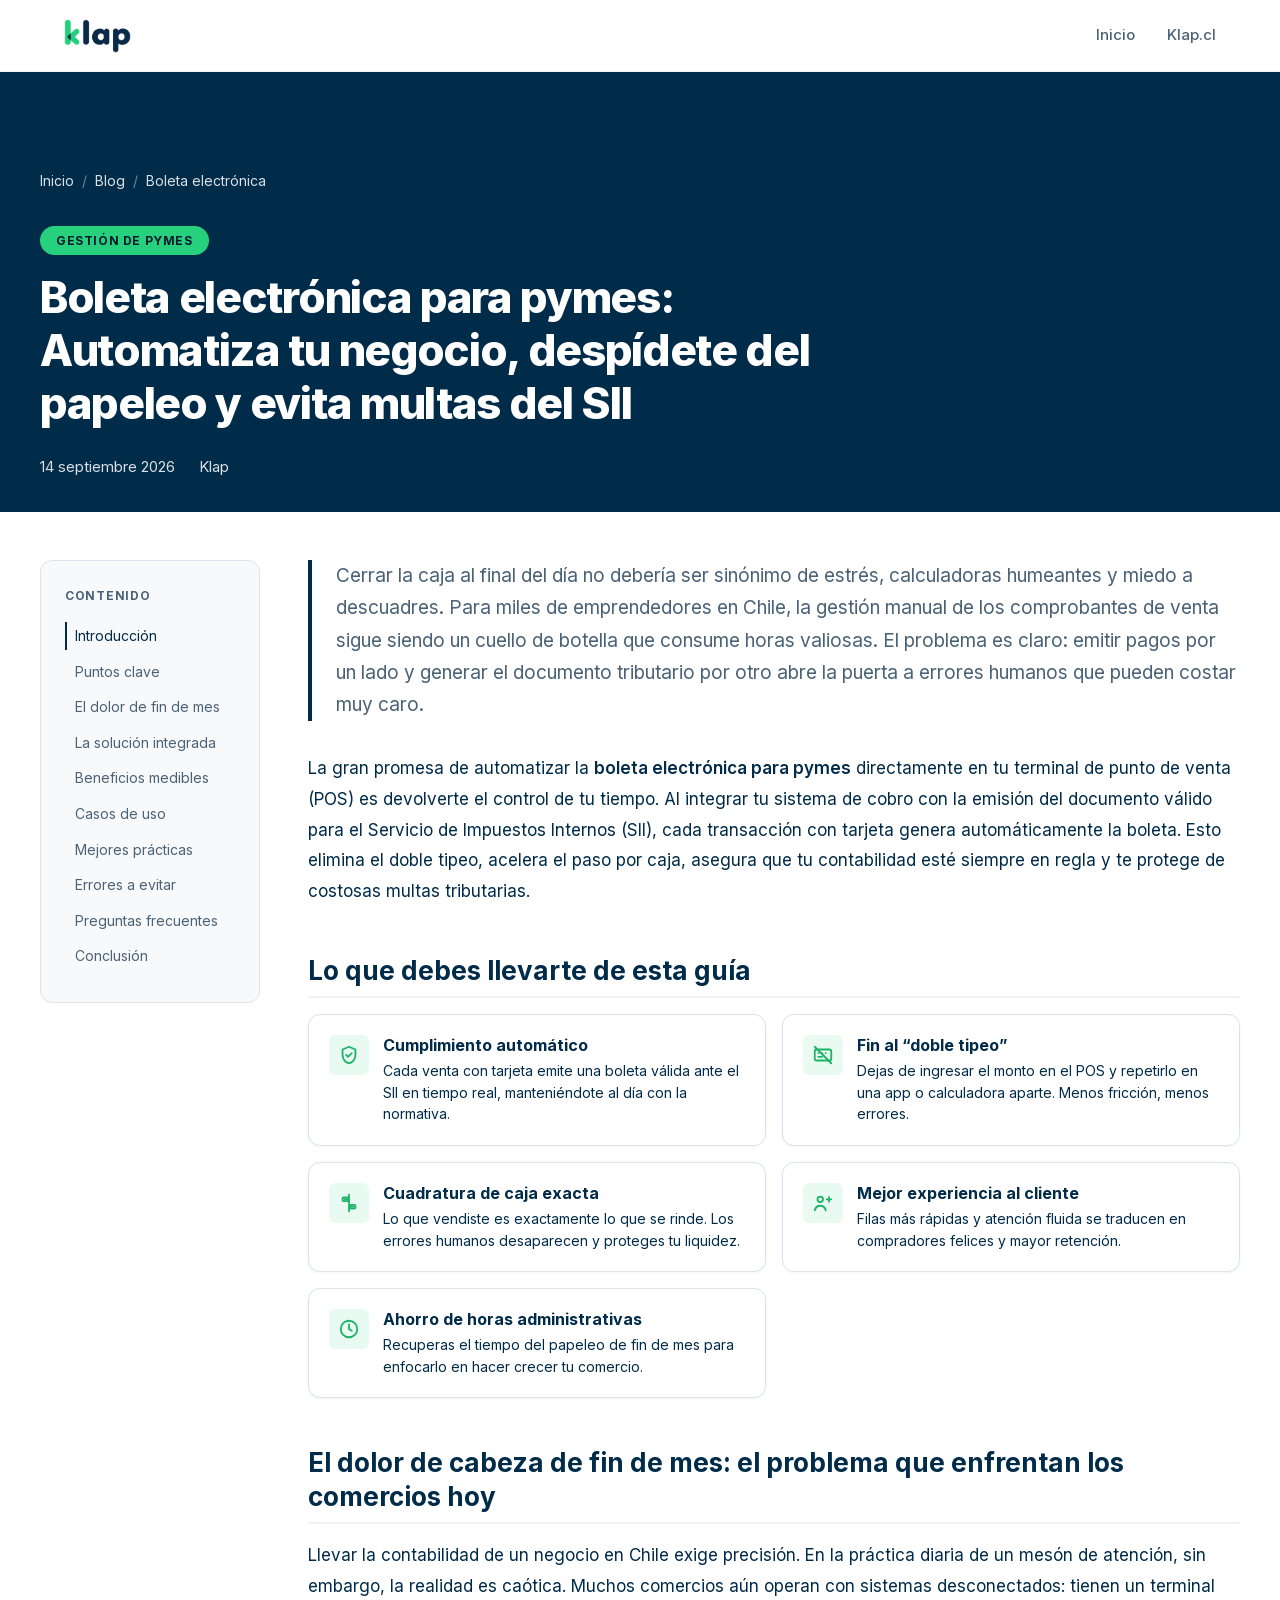
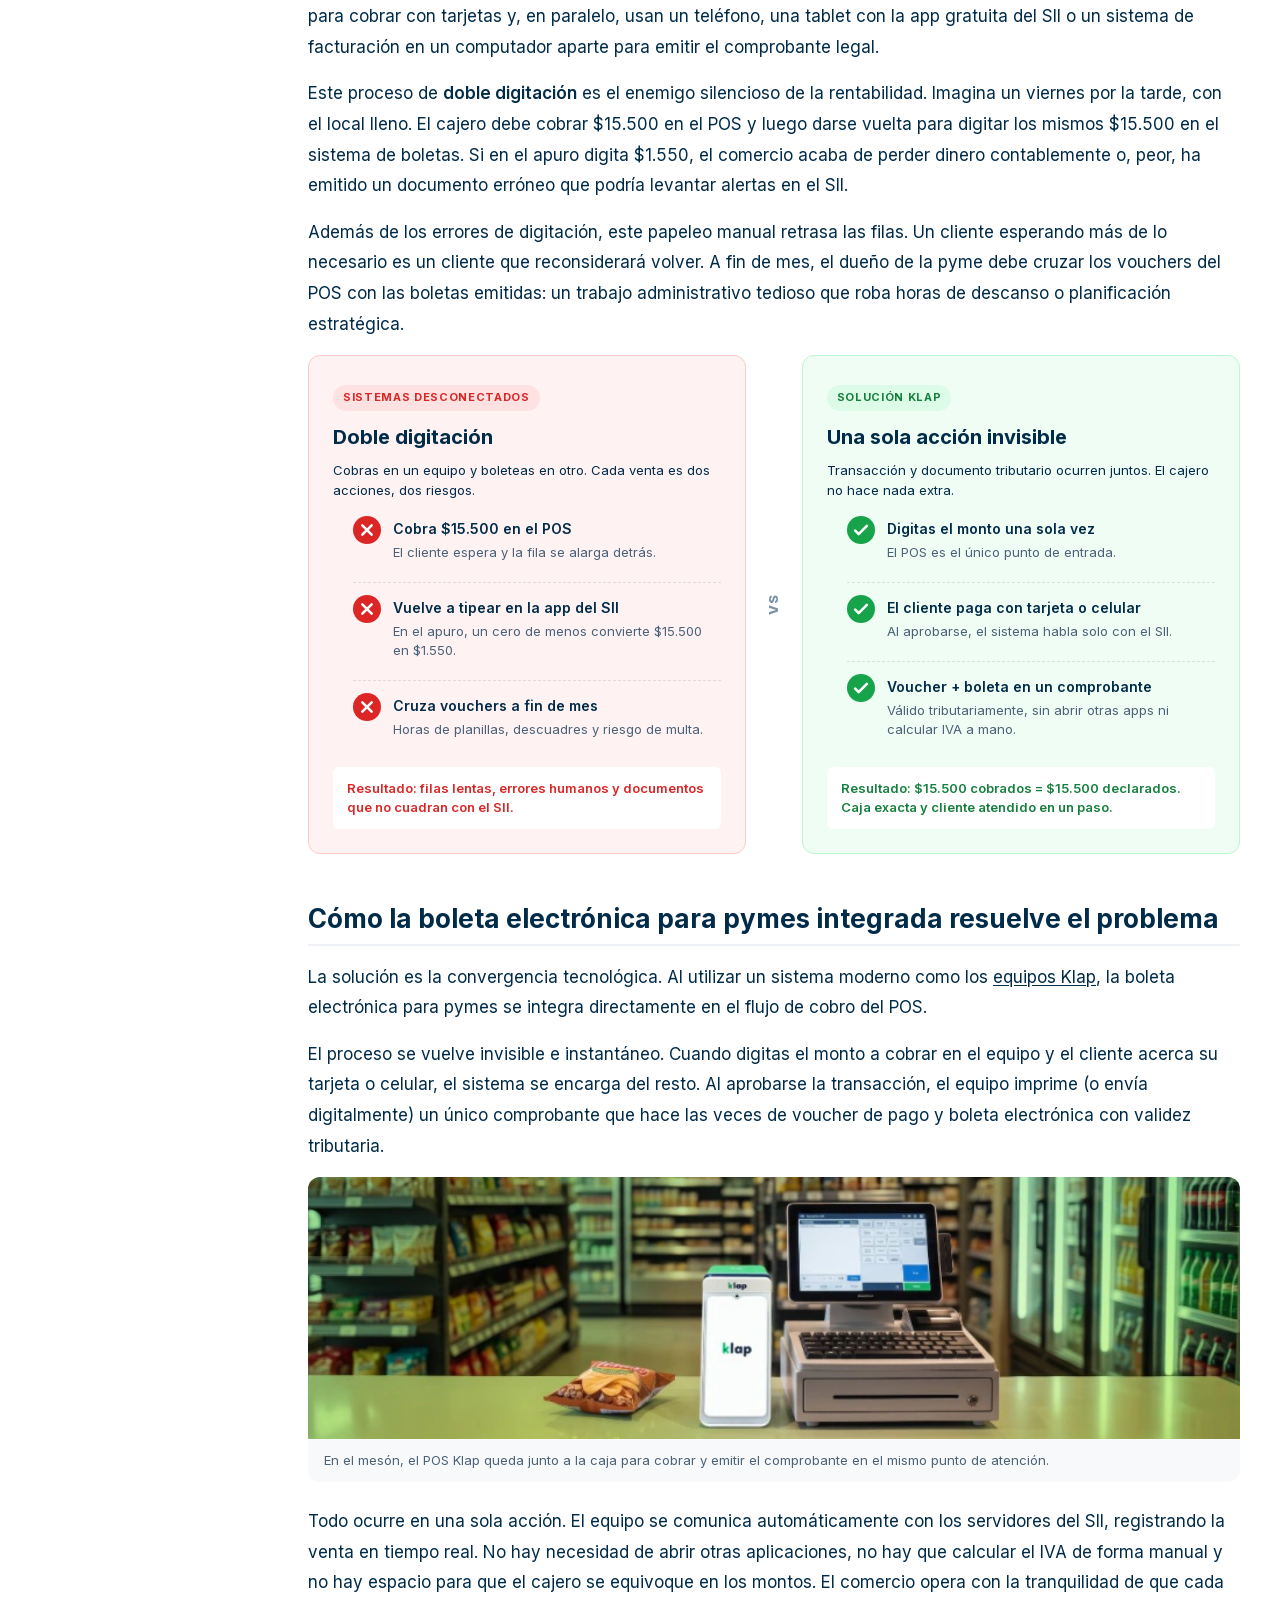
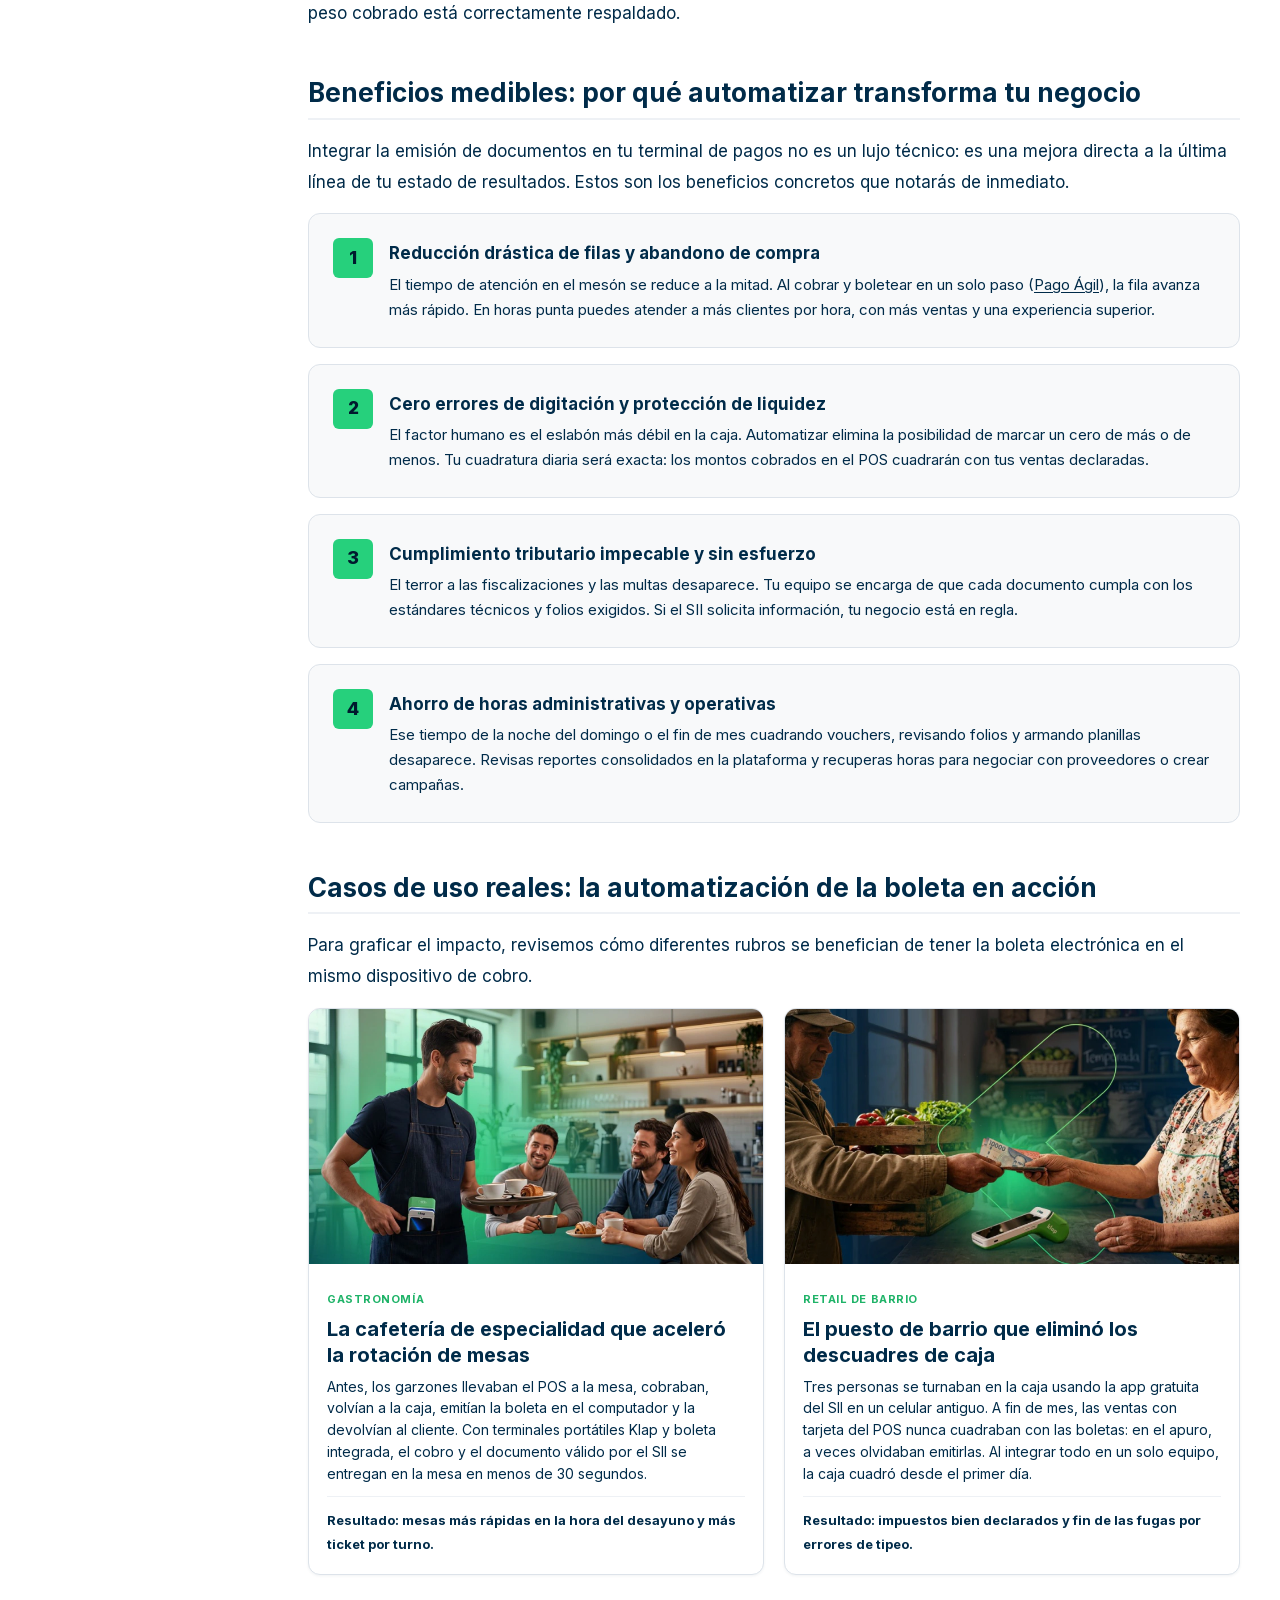
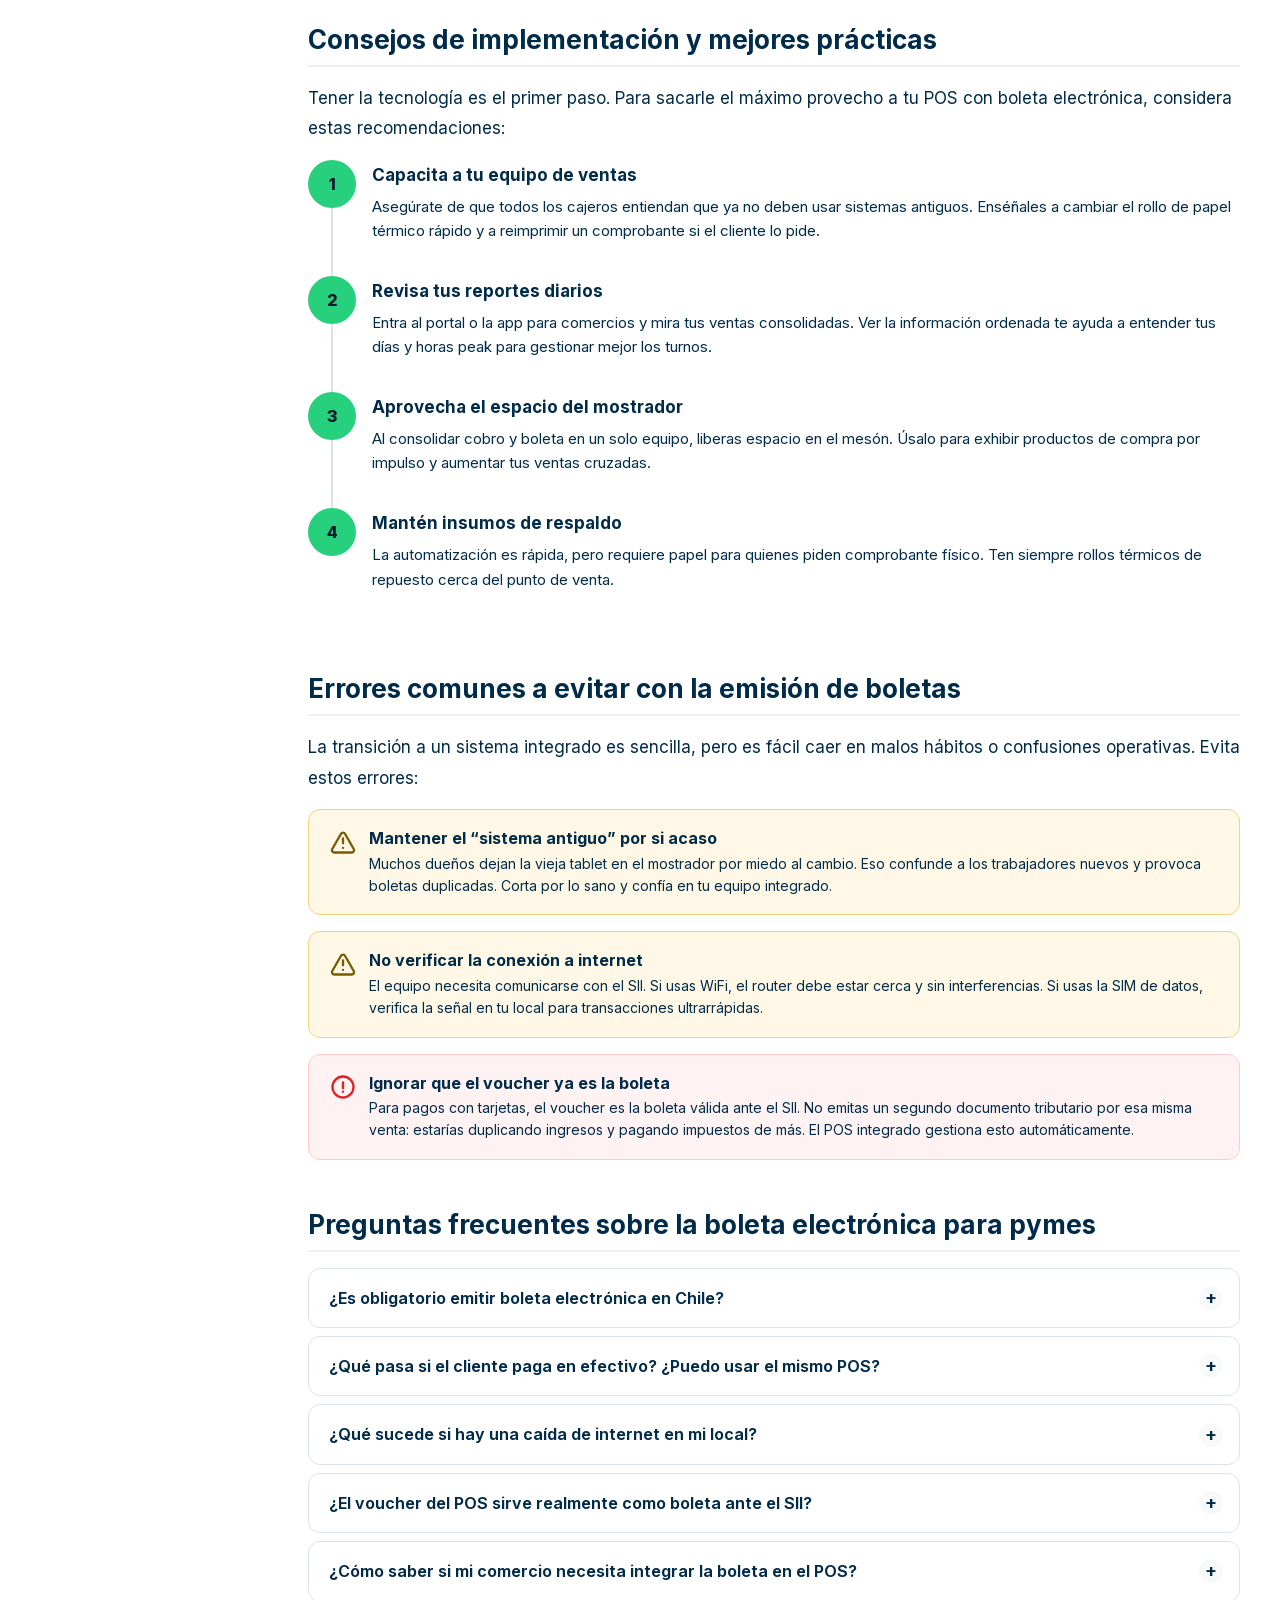
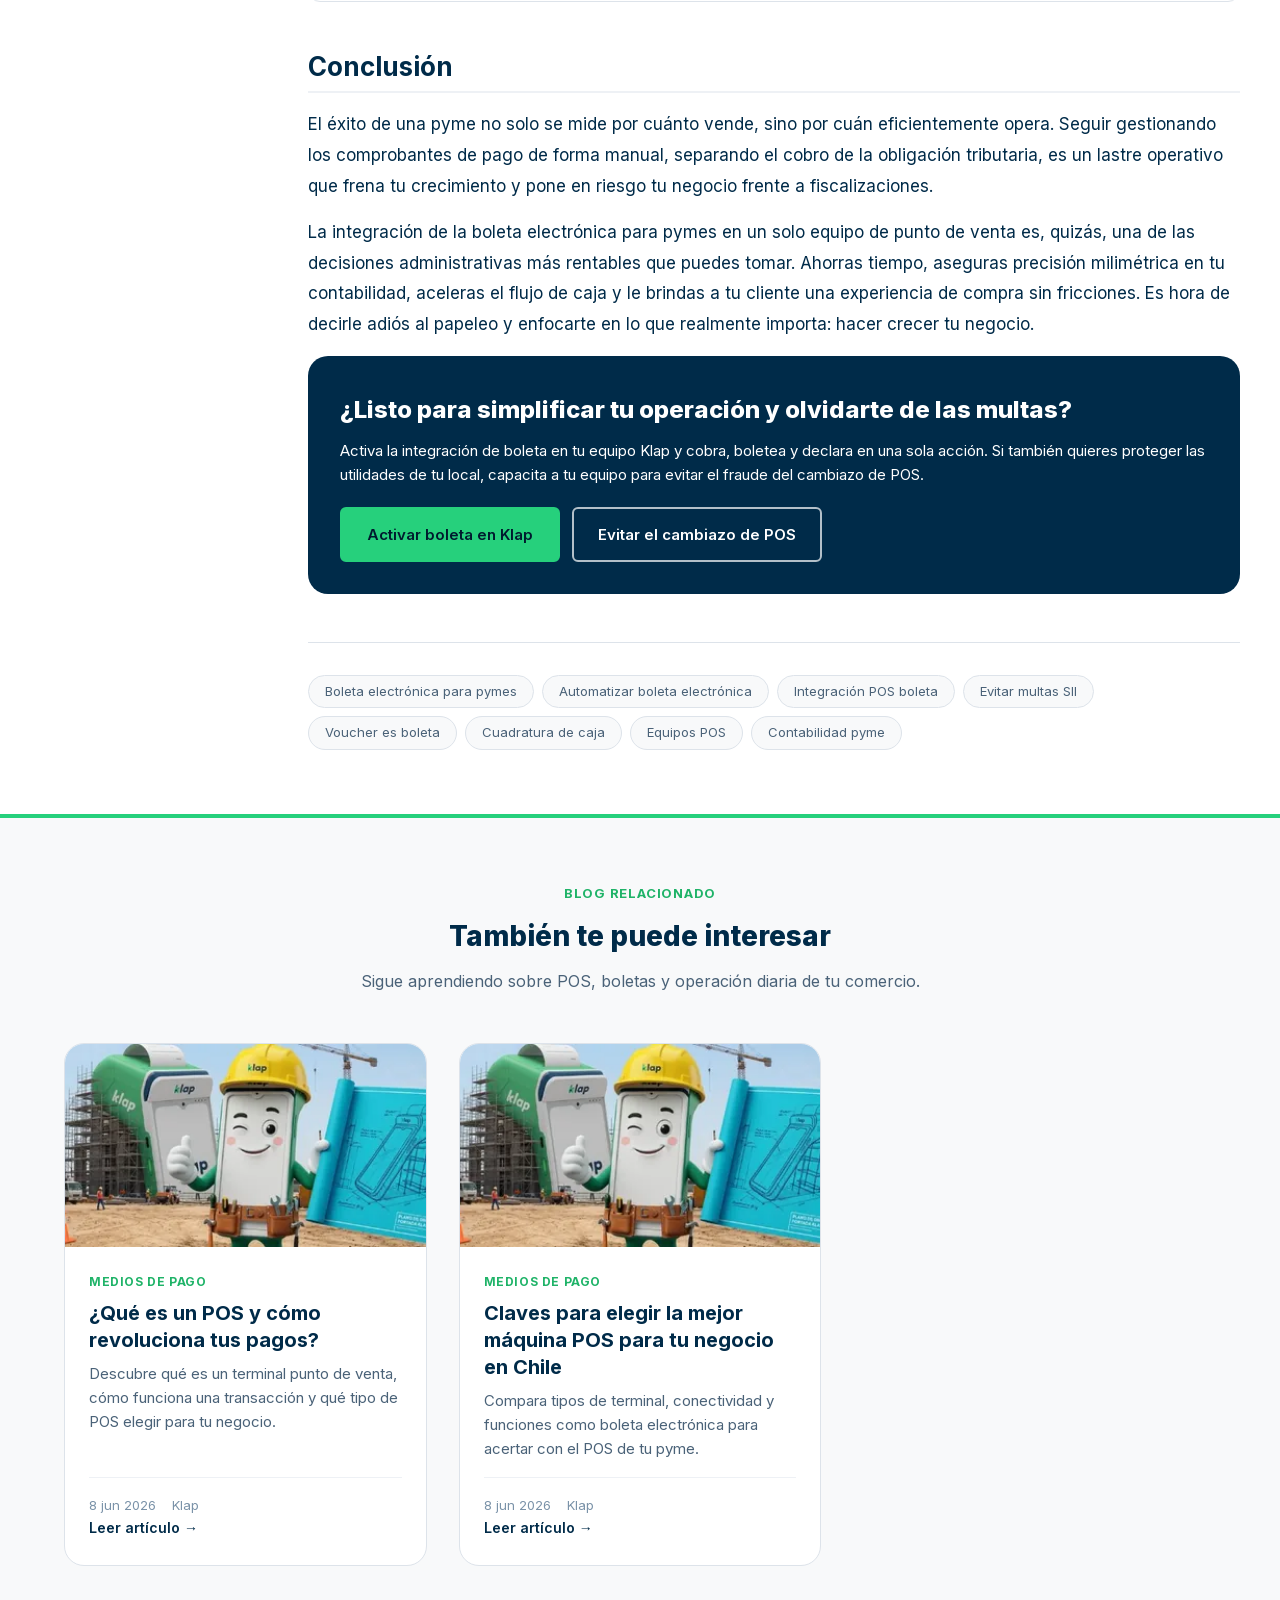
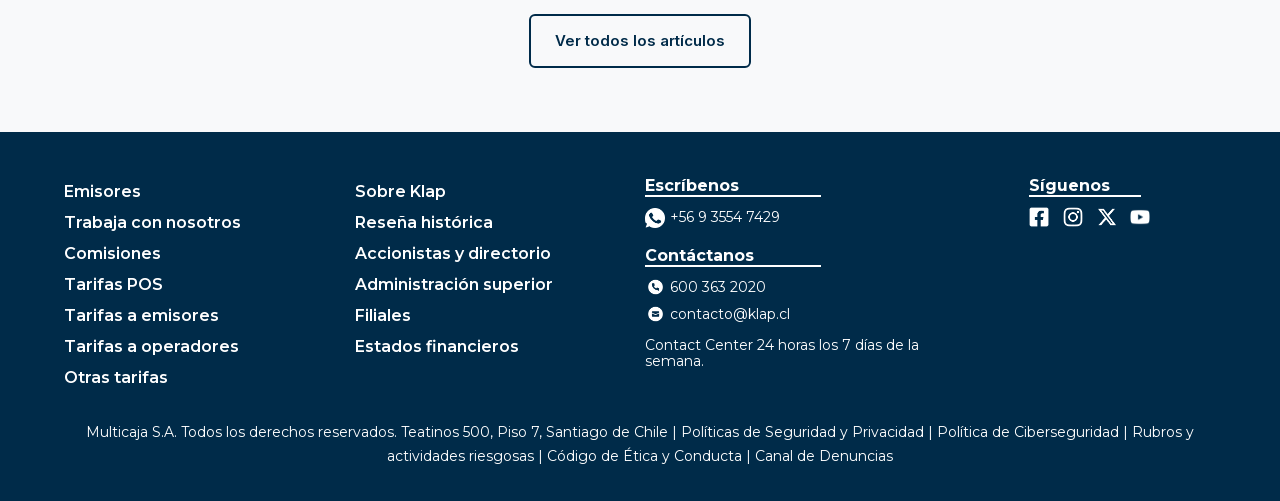
<file: posts/boleta-electronica-pymes-automatizar-pos-sii.html>
<!DOCTYPE html>
<html lang="es-CL">
<head>
  <meta charset="UTF-8">
  <meta name="viewport" content="width=device-width, initial-scale=1.0, viewport-fit=cover">
  <title>Boleta electrónica para pymes: Automatiza tu POS y evita multas | Blog Klap</title>
  <meta name="description" content="Descubre cómo integrar la boleta electrónica para pymes en tu POS. Ahorra horas de gestión, elimina errores de tipeo y cumple con el SII automáticamente.">
  <meta name="keywords" content="Boleta electrónica para pymes, automatizar boleta electrónica, integración POS boleta, evitar multas SII pymes, voucher es boleta, cuadratura de caja automática, terminal punto de venta chile, Klap">
  <meta name="robots" content="index, follow">
  <link rel="canonical" href="https://www.klap.cl/blog-klap/-/blogs/boleta-electronica-pymes-automatizar-pos-sii">

  <meta property="og:type" content="article">
  <meta property="og:title" content="Boleta electrónica para pymes: Automatiza tu POS y evita multas">
  <meta property="og:description" content="Descubre cómo integrar la boleta electrónica para pymes en tu POS. Ahorra horas de gestión, elimina errores de tipeo y cumple con el SII automáticamente.">
  <meta property="og:url" content="https://www.klap.cl/blog-klap/-/blogs/boleta-electronica-pymes-automatizar-pos-sii">
  <meta property="og:image" content="assets/images/posts/boleta-electronica-pymes-automatizar-pos-sii-1200.webp?v=2">
  <meta property="og:locale" content="es_CL">
  <meta property="article:published_time" content="2026-09-14">
  <meta property="article:author" content="Klap">

  <meta name="twitter:card" content="summary_large_image">
  <meta name="twitter:title" content="Boleta electrónica para pymes: Automatiza tu POS y evita multas">
  <meta name="twitter:description" content="Integra la boleta electrónica en tu POS, elimina el doble tipeo y cumple con el SII en cada venta.">
  <meta name="twitter:image" content="assets/images/posts/boleta-electronica-pymes-automatizar-pos-sii-1200.webp?v=2">

  <link rel="stylesheet" href="../css/base.css?v=32">
  <link rel="stylesheet" href="../css/mobile.css?v=32" media="(max-width: 767px)">
  <link rel="stylesheet" href="../css/desktop.css?v=32" media="(min-width: 768px)">

  <script type="application/ld+json">
  {
    "@context": "https://schema.org",
    "@type": "Article",
    "headline": "Boleta electrónica para pymes: Automatiza tu negocio, despídete del papeleo y evita multas del SII",
    "description": "Descubre cómo integrar la boleta electrónica para pymes en tu POS. Ahorra horas de gestión, elimina errores de tipeo y cumple con el SII automáticamente.",
    "image": "assets/images/posts/boleta-electronica-pymes-automatizar-pos-sii-1200.webp?v=2",
    "datePublished": "2026-09-14",
    "dateModified": "2026-09-14",
    "author": { "@type": "Organization", "name": "Klap", "url": "https://www.klap.cl" },
    "publisher": {
      "@type": "Organization",
      "name": "Klap",
      "url": "https://www.klap.cl"
    },
    "mainEntityOfPage": {
      "@type": "WebPage",
      "@id": "https://www.klap.cl/blog-klap/-/blogs/boleta-electronica-pymes-automatizar-pos-sii"
    },
    "keywords": "Boleta electrónica para pymes, automatizar boleta electrónica, integración POS boleta, evitar multas SII pymes, voucher es boleta, cuadratura de caja automática"
  }
  </script>
  <script type="application/ld+json">
  {
    "@context": "https://schema.org",
    "@type": "FAQPage",
    "mainEntity": [
      {
        "@type": "Question",
        "name": "¿Es obligatorio emitir boleta electrónica en Chile?",
        "acceptedAnswer": {
          "@type": "Answer",
          "text": "Sí. El Servicio de Impuestos Internos (SII) estableció la obligatoriedad de la boleta electrónica para todos los contribuyentes que emitan este tipo de documentos. Usar un sistema físico de talonarios ya no es válido para la gran mayoría de los comercios."
        }
      },
      {
        "@type": "Question",
        "name": "¿Qué pasa si el cliente paga en efectivo? ¿Puedo usar el mismo POS?",
        "acceptedAnswer": {
          "@type": "Answer",
          "text": "Sí. Los equipos modernos te permiten seleccionar el método de pago. Si el cliente paga en efectivo, ingresas el monto, seleccionas Efectivo y el equipo emitirá la boleta electrónica correspondiente para cumplir con el SII sin procesar un cobro con tarjeta."
        }
      },
      {
        "@type": "Question",
        "name": "¿Qué sucede si hay una caída de internet en mi local?",
        "acceptedAnswer": {
          "@type": "Answer",
          "text": "Los terminales POS de última generación suelen venir equipados con una tarjeta SIM de datos móviles multiplataforma, además de la conexión WiFi. Si se cae el internet de tu local, el equipo seguirá operando a través de la red celular, asegurando que nunca dejes de vender ni de emitir boletas."
        }
      },
      {
        "@type": "Question",
        "name": "¿El voucher del POS sirve realmente como boleta ante el SII?",
        "acceptedAnswer": {
          "@type": "Answer",
          "text": "Sí. La normativa del SII establece que el comprobante de pago electrónico (el voucher que emite el equipo Transbank, Klap, etc.) tiene absoluta validez como boleta de ventas y servicios electrónicos para pagos con tarjetas."
        }
      },
      {
        "@type": "Question",
        "name": "¿Cómo saber si mi comercio necesita integrar la boleta en el POS?",
        "acceptedAnswer": {
          "@type": "Answer",
          "text": "Si actualmente tardas más de un par de minutos en atender a un cliente en caja, si sufres descuadres al final del día al revisar tus vouchers versus tus ventas declaradas, o si pierdes tiempo valioso administrando la contabilidad manual, necesitas integrar tu sistema."
        }
      }
    ]
  }
  </script>
</head>
<body>

  <div class="reading-progress" role="progressbar" aria-label="Progreso de lectura" aria-valuemin="0" aria-valuemax="100" aria-valuenow="0">
    <div class="reading-progress__bar"></div>
  </div>

  <header class="site-header" role="banner">
    <div class="container site-header__inner">
      <a href="../index.html" class="site-logo" aria-label="Klap — Inicio del blog">
        <img src="../assets/images/brand/klap-logo.webp" alt="Klap" class="site-logo__img" width="200" height="102" decoding="async">
      </a>
      <button type="button" class="nav-toggle" aria-label="Abrir menú" aria-expanded="false" aria-controls="site-nav">
        <span></span><span></span><span></span>
      </button>
      <nav class="site-nav" id="site-nav" aria-label="Navegación principal">
        <a href="../index.html">Inicio</a>
        <a href="https://www.klap.cl" target="_blank" rel="noopener">Klap.cl</a>
      </nav>
    </div>
  </header>

  <article itemscope itemtype="https://schema.org/Article">
    <header class="article-hero">
      <div class="article-hero__image" aria-hidden="true">
        <picture>
            <source media="(min-width: 768px)" type="image/webp" srcset="../assets/images/posts/boleta-electronica-pymes-automatizar-pos-sii-1920.webp?v=2">
            <img src="[data-uri]" alt="" width="1920" height="1080" decoding="async">
          </picture>
      </div>
      <div class="container article-hero__overlay">
        <nav class="breadcrumb" aria-label="Ruta de navegación">
          <a href="../index.html">Inicio</a>
          <span class="breadcrumb__sep" aria-hidden="true">/</span>
          <a href="../index.html">Blog</a>
          <span class="breadcrumb__sep" aria-hidden="true">/</span>
          <span aria-current="page">Boleta electrónica</span>
        </nav>
        <span class="article-hero__category">Gestión de pymes</span>
        <h1 class="article-hero__title" itemprop="headline">Boleta electrónica para pymes: Automatiza tu negocio, despídete del papeleo y evita multas del SII</h1>
        <div class="article-hero__meta">
          <time datetime="2026-09-14" itemprop="datePublished">14 septiembre 2026</time>
          <span itemprop="author" itemscope itemtype="https://schema.org/Organization">
            <span itemprop="name">Klap</span>
          </span>
        </div>
      </div>
    </header>

    <div class="article-featured-image">
      <picture>
      <source media="(max-width: 767px)" type="image/webp" srcset="../assets/images/posts/boleta-electronica-pymes-automatizar-pos-sii-1200.webp?v=2">
      <img src="[data-uri]" alt="Comerciante entregando boleta electrónica para pymes integrada en voucher de pago POS Klap" width="1920" height="1080" fetchpriority="high" decoding="async">
    </picture>
    </div>

    <div class="container article-layout">
      <aside class="toc" aria-label="Tabla de contenidos">
        <button type="button" class="toc__toggle" aria-expanded="false" aria-controls="toc-panel">
          <span>Contenido del artículo</span>
          <span class="toc__toggle-icon" aria-hidden="true">▼</span>
        </button>
        <div class="toc__panel" id="toc-panel">
        <p class="toc__title">Contenido</p>
        <ol>
          <li><a href="#introduccion">Introducción</a></li>
          <li><a href="#puntos-clave">Puntos clave</a></li>
          <li><a href="#el-problema">El dolor de fin de mes</a></li>
          <li><a href="#la-solucion">La solución integrada</a></li>
          <li><a href="#beneficios">Beneficios medibles</a></li>
          <li><a href="#casos-de-uso">Casos de uso</a></li>
          <li><a href="#implementacion">Mejores prácticas</a></li>
          <li><a href="#errores-comunes">Errores a evitar</a></li>
          <li><a href="#preguntas-frecuentes">Preguntas frecuentes</a></li>
          <li><a href="#conclusion">Conclusión</a></li>
        </ol>
        </div>
      </aside>

      <div class="prose" itemprop="articleBody">

        <section id="introduccion">
          <p class="lead">Cerrar la caja al final del día no debería ser sinónimo de estrés, calculadoras humeantes y miedo a descuadres. Para miles de emprendedores en Chile, la gestión manual de los comprobantes de venta sigue siendo un cuello de botella que consume horas valiosas. El problema es claro: emitir pagos por un lado y generar el documento tributario por otro abre la puerta a errores humanos que pueden costar muy caro.</p>

          <p>La gran promesa de automatizar la <strong>boleta electrónica para pymes</strong> directamente en tu terminal de punto de venta (POS) es devolverte el control de tu tiempo. Al integrar tu sistema de cobro con la emisión del documento válido para el Servicio de Impuestos Internos (SII), cada transacción con tarjeta genera automáticamente la boleta. Esto elimina el doble tipeo, acelera el paso por caja, asegura que tu contabilidad esté siempre en regla y te protege de costosas multas tributarias.</p>
        </section>

        <section id="puntos-clave">
          <h2>Lo que debes llevarte de esta guía</h2>
          <div class="takeaways">
            <article class="takeaway-card">
              <span class="takeaway-card__icon" aria-hidden="true">
                <svg viewBox="0 0 24 24" width="22" height="22" fill="none" stroke="currentColor" stroke-width="2" stroke-linecap="round" stroke-linejoin="round"><path d="M12 3l7 3v6c0 5-3.5 8.5-7 9-3.5-.5-7-4-7-9V6l7-3z"/><path d="M9 12l2 2 4-4"/></svg>
              </span>
              <div>
                <p class="takeaway-card__title">Cumplimiento automático</p>
                <p class="takeaway-card__text">Cada venta con tarjeta emite una boleta válida ante el SII en tiempo real, manteniéndote al día con la normativa.</p>
              </div>
            </article>
            <article class="takeaway-card">
              <span class="takeaway-card__icon" aria-hidden="true">
                <svg viewBox="0 0 24 24" width="22" height="22" fill="none" stroke="currentColor" stroke-width="2" stroke-linecap="round" stroke-linejoin="round"><rect x="3" y="6" width="18" height="12" rx="2"/><path d="M7 10h.01M11 10h.01M15 10h.01M7 14h4"/><path d="M3 3l18 18"/></svg>
              </span>
              <div>
                <p class="takeaway-card__title">Fin al “doble tipeo”</p>
                <p class="takeaway-card__text">Dejas de ingresar el monto en el POS y repetirlo en una app o calculadora aparte. Menos fricción, menos errores.</p>
              </div>
            </article>
            <article class="takeaway-card">
              <span class="takeaway-card__icon" aria-hidden="true">
                <svg viewBox="0 0 24 24" width="22" height="22" fill="none" stroke="currentColor" stroke-width="2" stroke-linecap="round" stroke-linejoin="round"><path d="M12 3v18"/><path d="M7 8h4M13 16h4"/><rect x="5" y="6" width="6" height="4" rx="1"/><rect x="13" y="14" width="6" height="4" rx="1"/></svg>
              </span>
              <div>
                <p class="takeaway-card__title">Cuadratura de caja exacta</p>
                <p class="takeaway-card__text">Lo que vendiste es exactamente lo que se rinde. Los errores humanos desaparecen y proteges tu liquidez.</p>
              </div>
            </article>
            <article class="takeaway-card">
              <span class="takeaway-card__icon" aria-hidden="true">
                <svg viewBox="0 0 24 24" width="22" height="22" fill="none" stroke="currentColor" stroke-width="2" stroke-linecap="round" stroke-linejoin="round"><circle cx="9" cy="8" r="3"/><path d="M3 20c.8-3 3.2-5 6-5s5.2 2 6 5"/><path d="M16 8h5M18.5 5.5v5"/></svg>
              </span>
              <div>
                <p class="takeaway-card__title">Mejor experiencia al cliente</p>
                <p class="takeaway-card__text">Filas más rápidas y atención fluida se traducen en compradores felices y mayor retención.</p>
              </div>
            </article>
            <article class="takeaway-card">
              <span class="takeaway-card__icon" aria-hidden="true">
                <svg viewBox="0 0 24 24" width="22" height="22" fill="none" stroke="currentColor" stroke-width="2" stroke-linecap="round" stroke-linejoin="round"><circle cx="12" cy="12" r="9"/><path d="M12 7v5l3 2"/></svg>
              </span>
              <div>
                <p class="takeaway-card__title">Ahorro de horas administrativas</p>
                <p class="takeaway-card__text">Recuperas el tiempo del papeleo de fin de mes para enfocarlo en hacer crecer tu comercio.</p>
              </div>
            </article>
          </div>
        </section>

        <section id="el-problema">
          <h2>El dolor de cabeza de fin de mes: el problema que enfrentan los comercios hoy</h2>
          <p>Llevar la contabilidad de un negocio en Chile exige precisión. En la práctica diaria de un mesón de atención, sin embargo, la realidad es caótica. Muchos comercios aún operan con sistemas desconectados: tienen un terminal para cobrar con tarjetas y, en paralelo, usan un teléfono, una tablet con la app gratuita del SII o un sistema de facturación en un computador aparte para emitir el comprobante legal.</p>

          <p>Este proceso de <strong>doble digitación</strong> es el enemigo silencioso de la rentabilidad. Imagina un viernes por la tarde, con el local lleno. El cajero debe cobrar $15.500 en el POS y luego darse vuelta para digitar los mismos $15.500 en el sistema de boletas. Si en el apuro digita $1.550, el comercio acaba de perder dinero contablemente o, peor, ha emitido un documento erróneo que podría levantar alertas en el SII.</p>

          <p>Además de los errores de digitación, este papeleo manual retrasa las filas. Un cliente esperando más de lo necesario es un cliente que reconsiderará volver. A fin de mes, el dueño de la pyme debe cruzar los vouchers del POS con las boletas emitidas: un trabajo administrativo tedioso que roba horas de descanso o planificación estratégica.</p>

          <div class="compare-flow" role="group" aria-label="Comparación entre doble digitación y boleta integrada">
            <article class="compare-flow__col compare-flow__col--bad">
              <span class="compare-flow__badge compare-flow__badge--bad">Sistemas desconectados</span>
              <h3>Doble digitación</h3>
              <p class="compare-flow__lead">Cobras en un equipo y boleteas en otro. Cada venta es dos acciones, dos riesgos.</p>
              <ol class="compare-flow__steps">
                <li>
                  <span class="compare-flow__icon" aria-hidden="true">
                    <svg viewBox="0 0 24 24" width="28" height="28"><circle cx="12" cy="12" r="12" fill="#dc2626"/><path d="M8 8l8 8M16 8l-8 8" fill="none" stroke="#fff" stroke-width="2.2" stroke-linecap="round"/></svg>
                  </span>
                  <div>
                    <strong>Cobra $15.500 en el POS</strong>
                    <span>El cliente espera y la fila se alarga detrás.</span>
                  </div>
                </li>
                <li>
                  <span class="compare-flow__icon" aria-hidden="true">
                    <svg viewBox="0 0 24 24" width="28" height="28"><circle cx="12" cy="12" r="12" fill="#dc2626"/><path d="M8 8l8 8M16 8l-8 8" fill="none" stroke="#fff" stroke-width="2.2" stroke-linecap="round"/></svg>
                  </span>
                  <div>
                    <strong>Vuelve a tipear en la app del SII</strong>
                    <span>En el apuro, un cero de menos convierte $15.500 en $1.550.</span>
                  </div>
                </li>
                <li>
                  <span class="compare-flow__icon" aria-hidden="true">
                    <svg viewBox="0 0 24 24" width="28" height="28"><circle cx="12" cy="12" r="12" fill="#dc2626"/><path d="M8 8l8 8M16 8l-8 8" fill="none" stroke="#fff" stroke-width="2.2" stroke-linecap="round"/></svg>
                  </span>
                  <div>
                    <strong>Cruza vouchers a fin de mes</strong>
                    <span>Horas de planillas, descuadres y riesgo de multa.</span>
                  </div>
                </li>
              </ol>
              <p class="compare-flow__result">Resultado: filas lentas, errores humanos y documentos que no cuadran con el SII.</p>
            </article>

            <div class="compare-flow__vs" aria-hidden="true">vs</div>

            <article class="compare-flow__col compare-flow__col--good">
              <span class="compare-flow__badge compare-flow__badge--good">Solución Klap</span>
              <h3>Una sola acción invisible</h3>
              <p class="compare-flow__lead">Transacción y documento tributario ocurren juntos. El cajero no hace nada extra.</p>
              <ol class="compare-flow__steps">
                <li>
                  <span class="compare-flow__icon" aria-hidden="true">
                    <svg viewBox="0 0 24 24" width="28" height="28"><circle cx="12" cy="12" r="12" fill="#16a34a"/><path d="M7 12.5l3 3 7-7" fill="none" stroke="#fff" stroke-width="2.2" stroke-linecap="round" stroke-linejoin="round"/></svg>
                  </span>
                  <div>
                    <strong>Digitas el monto una sola vez</strong>
                    <span>El POS es el único punto de entrada.</span>
                  </div>
                </li>
                <li>
                  <span class="compare-flow__icon" aria-hidden="true">
                    <svg viewBox="0 0 24 24" width="28" height="28"><circle cx="12" cy="12" r="12" fill="#16a34a"/><path d="M7 12.5l3 3 7-7" fill="none" stroke="#fff" stroke-width="2.2" stroke-linecap="round" stroke-linejoin="round"/></svg>
                  </span>
                  <div>
                    <strong>El cliente paga con tarjeta o celular</strong>
                    <span>Al aprobarse, el sistema habla solo con el SII.</span>
                  </div>
                </li>
                <li>
                  <span class="compare-flow__icon" aria-hidden="true">
                    <svg viewBox="0 0 24 24" width="28" height="28"><circle cx="12" cy="12" r="12" fill="#16a34a"/><path d="M7 12.5l3 3 7-7" fill="none" stroke="#fff" stroke-width="2.2" stroke-linecap="round" stroke-linejoin="round"/></svg>
                  </span>
                  <div>
                    <strong>Voucher + boleta en un comprobante</strong>
                    <span>Válido tributariamente, sin abrir otras apps ni calcular IVA a mano.</span>
                  </div>
                </li>
              </ol>
              <p class="compare-flow__result">Resultado: $15.500 cobrados = $15.500 declarados. Caja exacta y cliente atendido en un paso.</p>
            </article>
          </div>
        </section>

        <section id="la-solucion">
          <h2>Cómo la boleta electrónica para pymes integrada resuelve el problema</h2>
          <p>La solución es la convergencia tecnológica. Al utilizar un sistema moderno como los <a href="https://www.klap.cl" target="_blank" rel="noopener">equipos Klap</a>, la boleta electrónica para pymes se integra directamente en el flujo de cobro del POS.</p>

          <p>El proceso se vuelve invisible e instantáneo. Cuando digitas el monto a cobrar en el equipo y el cliente acerca su tarjeta o celular, el sistema se encarga del resto. Al aprobarse la transacción, el equipo imprime (o envía digitalmente) un único comprobante que hace las veces de voucher de pago y boleta electrónica con validez tributaria.</p>

          <figure class="prose-figure prose-figure--banner">
            <img src="../assets/images/posts/boleta-meson-minimarket-1024.webp?v=2" srcset="../assets/images/posts/boleta-meson-minimarket-800.webp?v=2 800w, ../assets/images/posts/boleta-meson-minimarket-1024.webp?v=2 1024w" sizes="(max-width: 767px) calc(100vw - 48px), 760px" alt="Mesón de minimarket con un POS Klap junto a la caja registradora" width="1024" height="288" loading="lazy" decoding="async">
            <figcaption>En el mesón, el POS Klap queda junto a la caja para cobrar y emitir el comprobante en el mismo punto de atención.</figcaption>
          </figure>

          <p>Todo ocurre en una sola acción. El equipo se comunica automáticamente con los servidores del SII, registrando la venta en tiempo real. No hay necesidad de abrir otras aplicaciones, no hay que calcular el IVA de forma manual y no hay espacio para que el cajero se equivoque en los montos. El comercio opera con la tranquilidad de que cada peso cobrado está correctamente respaldado.</p>
        </section>

        <section id="beneficios">
          <h2>Beneficios medibles: por qué automatizar transforma tu negocio</h2>
          <p>Integrar la emisión de documentos en tu terminal de pagos no es un lujo técnico: es una mejora directa a la última línea de tu estado de resultados. Estos son los beneficios concretos que notarás de inmediato.</p>

          <div class="reason-cards">
            <div class="reason-card">
              <span class="reason-card__number" aria-hidden="true">1</span>
              <div>
                <p class="reason-card__title">Reducción drástica de filas y abandono de compra</p>
                <p class="reason-card__text">El tiempo de atención en el mesón se reduce a la mitad. Al cobrar y boletear en un solo paso (<a href="que-es-un-pos.html">Pago Ágil</a>), la fila avanza más rápido. En horas punta puedes atender a más clientes por hora, con más ventas y una experiencia superior.</p>
              </div>
            </div>
            <div class="reason-card">
              <span class="reason-card__number" aria-hidden="true">2</span>
              <div>
                <p class="reason-card__title">Cero errores de digitación y protección de liquidez</p>
                <p class="reason-card__text">El factor humano es el eslabón más débil en la caja. Automatizar elimina la posibilidad de marcar un cero de más o de menos. Tu cuadratura diaria será exacta: los montos cobrados en el POS cuadrarán con tus ventas declaradas.</p>
              </div>
            </div>
            <div class="reason-card">
              <span class="reason-card__number" aria-hidden="true">3</span>
              <div>
                <p class="reason-card__title">Cumplimiento tributario impecable y sin esfuerzo</p>
                <p class="reason-card__text">El terror a las fiscalizaciones y las multas desaparece. Tu equipo se encarga de que cada documento cumpla con los estándares técnicos y folios exigidos. Si el SII solicita información, tu negocio está en regla.</p>
              </div>
            </div>
            <div class="reason-card">
              <span class="reason-card__number" aria-hidden="true">4</span>
              <div>
                <p class="reason-card__title">Ahorro de horas administrativas y operativas</p>
                <p class="reason-card__text">Ese tiempo de la noche del domingo o el fin de mes cuadrando vouchers, revisando folios y armando planillas desaparece. Revisas reportes consolidados en la plataforma y recuperas horas para negociar con proveedores o crear campañas.</p>
              </div>
            </div>
          </div>
        </section>

        <section id="casos-de-uso">
          <h2>Casos de uso reales: la automatización de la boleta en acción</h2>
          <p>Para graficar el impacto, revisemos cómo diferentes rubros se benefician de tener la boleta electrónica en el mismo dispositivo de cobro.</p>

          <div class="case-cards">
            <article class="case-card">
              <div class="case-card__media">
                <img src="../assets/images/posts/boleta-cafeteria-pos-1024.webp?v=2" srcset="../assets/images/posts/boleta-cafeteria-pos-800.webp?v=2 800w, ../assets/images/posts/boleta-cafeteria-pos-1024.webp?v=2 1024w" sizes="(max-width: 767px) calc(100vw - 48px), 480px" alt="Garzón de cafetería con un POS Klap portátil, listo para cobrar en la mesa" width="1024" height="576" loading="lazy" decoding="async">
              </div>
              <div class="case-card__body">
                <span class="case-card__label">Gastronomía</span>
                <h3 class="case-card__title">La cafetería de especialidad que aceleró la rotación de mesas</h3>
                <p class="case-card__text">Antes, los garzones llevaban el POS a la mesa, cobraban, volvían a la caja, emitían la boleta en el computador y la devolvían al cliente. Con terminales portátiles Klap y boleta integrada, el cobro y el documento válido por el SII se entregan en la mesa en menos de 30 segundos.</p>
                <p class="case-card__result">Resultado: mesas más rápidas en la hora del desayuno y más ticket por turno.</p>
              </div>
            </article>
            <article class="case-card">
              <div class="case-card__media">
                <img src="../assets/images/posts/boleta-feria-efectivo-1024.webp?v=2" srcset="../assets/images/posts/boleta-feria-efectivo-800.webp?v=2 800w, ../assets/images/posts/boleta-feria-efectivo-1024.webp?v=2 1024w" sizes="(max-width: 767px) calc(100vw - 48px), 480px" alt="Pago en efectivo en un puesto de frutas, con un POS Klap en el mesón" width="1024" height="576" loading="lazy" decoding="async">
              </div>
              <div class="case-card__body">
                <span class="case-card__label">Retail de barrio</span>
                <h3 class="case-card__title">El puesto de barrio que eliminó los descuadres de caja</h3>
                <p class="case-card__text">Tres personas se turnaban en la caja usando la app gratuita del SII en un celular antiguo. A fin de mes, las ventas con tarjeta del POS nunca cuadraban con las boletas: en el apuro, a veces olvidaban emitirlas. Al integrar todo en un solo equipo, la caja cuadró desde el primer día.</p>
                <p class="case-card__result">Resultado: impuestos bien declarados y fin de las fugas por errores de tipeo.</p>
              </div>
            </article>
          </div>
        </section>

        <section id="implementacion">
          <h2>Consejos de implementación y mejores prácticas</h2>
          <p>Tener la tecnología es el primer paso. Para sacarle el máximo provecho a tu POS con boleta electrónica, considera estas recomendaciones:</p>

          <div class="steps">
            <div class="step">
              <span class="step__marker" aria-hidden="true">1</span>
              <div>
                <p class="step__title">Capacita a tu equipo de ventas</p>
                <p class="step__text">Asegúrate de que todos los cajeros entiendan que ya no deben usar sistemas antiguos. Enséñales a cambiar el rollo de papel térmico rápido y a reimprimir un comprobante si el cliente lo pide.</p>
              </div>
            </div>
            <div class="step">
              <span class="step__marker" aria-hidden="true">2</span>
              <div>
                <p class="step__title">Revisa tus reportes diarios</p>
                <p class="step__text">Entra al portal o la app para comercios y mira tus ventas consolidadas. Ver la información ordenada te ayuda a entender tus días y horas peak para gestionar mejor los turnos.</p>
              </div>
            </div>
            <div class="step">
              <span class="step__marker" aria-hidden="true">3</span>
              <div>
                <p class="step__title">Aprovecha el espacio del mostrador</p>
                <p class="step__text">Al consolidar cobro y boleta en un solo equipo, liberas espacio en el mesón. Úsalo para exhibir productos de compra por impulso y aumentar tus ventas cruzadas.</p>
              </div>
            </div>
            <div class="step">
              <span class="step__marker" aria-hidden="true">4</span>
              <div>
                <p class="step__title">Mantén insumos de respaldo</p>
                <p class="step__text">La automatización es rápida, pero requiere papel para quienes piden comprobante físico. Ten siempre rollos térmicos de repuesto cerca del punto de venta.</p>
              </div>
            </div>
          </div>
        </section>

        <section id="errores-comunes">
          <h2>Errores comunes a evitar con la emisión de boletas</h2>
          <p>La transición a un sistema integrado es sencilla, pero es fácil caer en malos hábitos o confusiones operativas. Evita estos errores:</p>

          <div class="alert alert--warning" role="note">
            <span class="alert__icon" aria-hidden="true">
              <svg viewBox="0 0 24 24" width="28" height="28" fill="none" stroke="currentColor" stroke-width="2" stroke-linecap="round" stroke-linejoin="round"><path d="M12 9v4M12 17h.01"/><path d="M10.3 4.9L2.8 18a2 2 0 001.7 3h15a2 2 0 001.7-3L13.7 4.9a2 2 0 00-3.4 0z"/></svg>
            </span>
            <div>
              <p class="alert__title">Mantener el “sistema antiguo” por si acaso</p>
              <p class="alert__text">Muchos dueños dejan la vieja tablet en el mostrador por miedo al cambio. Eso confunde a los trabajadores nuevos y provoca boletas duplicadas. Corta por lo sano y confía en tu equipo integrado.</p>
            </div>
          </div>

          <div class="alert alert--warning" role="note">
            <span class="alert__icon" aria-hidden="true">
              <svg viewBox="0 0 24 24" width="28" height="28" fill="none" stroke="currentColor" stroke-width="2" stroke-linecap="round" stroke-linejoin="round"><path d="M12 9v4M12 17h.01"/><path d="M10.3 4.9L2.8 18a2 2 0 001.7 3h15a2 2 0 001.7-3L13.7 4.9a2 2 0 00-3.4 0z"/></svg>
            </span>
            <div>
              <p class="alert__title">No verificar la conexión a internet</p>
              <p class="alert__text">El equipo necesita comunicarse con el SII. Si usas WiFi, el router debe estar cerca y sin interferencias. Si usas la SIM de datos, verifica la señal en tu local para transacciones ultrarrápidas.</p>
            </div>
          </div>

          <div class="alert alert--danger" role="note">
            <span class="alert__icon" aria-hidden="true">
              <svg viewBox="0 0 24 24" width="28" height="28" fill="none" stroke="currentColor" stroke-width="2" stroke-linecap="round" stroke-linejoin="round"><circle cx="12" cy="12" r="9"/><path d="M12 8v5M12 16h.01"/></svg>
            </span>
            <div>
              <p class="alert__title">Ignorar que el voucher ya es la boleta</p>
              <p class="alert__text">Para pagos con tarjetas, el voucher es la boleta válida ante el SII. No emitas un segundo documento tributario por esa misma venta: estarías duplicando ingresos y pagando impuestos de más. El POS integrado gestiona esto automáticamente.</p>
            </div>
          </div>
        </section>

        <section id="preguntas-frecuentes">
          <h2>Preguntas frecuentes sobre la boleta electrónica para pymes</h2>
          <div class="faq">
            <details class="faq-item">
              <summary>¿Es obligatorio emitir boleta electrónica en Chile?</summary>
              <div class="faq-item__answer">
                <p>Sí. El Servicio de Impuestos Internos (SII) estableció la obligatoriedad de la boleta electrónica para todos los contribuyentes que emitan este tipo de documentos. Usar un sistema físico de talonarios ya no es válido para la gran mayoría de los comercios.</p>
              </div>
            </details>
            <details class="faq-item">
              <summary>¿Qué pasa si el cliente paga en efectivo? ¿Puedo usar el mismo POS?</summary>
              <div class="faq-item__answer">
                <p>Sí, absolutamente. Los equipos modernos te permiten seleccionar el método de pago. Si el cliente paga en efectivo, ingresas el monto, seleccionas “Efectivo” y el equipo emitirá la boleta electrónica correspondiente para cumplir con el SII sin procesar un cobro con tarjeta.</p>
              </div>
            </details>
            <details class="faq-item">
              <summary>¿Qué sucede si hay una caída de internet en mi local?</summary>
              <div class="faq-item__answer">
                <p>Los terminales POS de última generación suelen venir equipados con una tarjeta SIM de datos móviles multiplataforma, además de la conexión WiFi. Si se cae el internet de tu local, el equipo seguirá operando a través de la red celular, asegurando que nunca dejes de vender ni de emitir boletas.</p>
              </div>
            </details>
            <details class="faq-item">
              <summary>¿El voucher del POS sirve realmente como boleta ante el SII?</summary>
              <div class="faq-item__answer">
                <p>Sí. La normativa del SII establece que el comprobante de pago electrónico (el voucher que emite el equipo Transbank, Klap, etc.) tiene absoluta validez como boleta de ventas y servicios electrónicos para pagos con tarjetas.</p>
              </div>
            </details>
            <details class="faq-item">
              <summary>¿Cómo saber si mi comercio necesita integrar la boleta en el POS?</summary>
              <div class="faq-item__answer">
                <p>Si actualmente tardas más de un par de minutos en atender a un cliente en caja, si sufres descuadres al final del día al revisar tus vouchers versus tus ventas declaradas, o si pierdes tiempo valioso administrando la contabilidad manual, necesitas urgentemente integrar tu sistema.</p>
              </div>
            </details>
          </div>
        </section>

        <section id="conclusion">
          <h2>Conclusión</h2>
          <p>El éxito de una pyme no solo se mide por cuánto vende, sino por cuán eficientemente opera. Seguir gestionando los comprobantes de pago de forma manual, separando el cobro de la obligación tributaria, es un lastre operativo que frena tu crecimiento y pone en riesgo tu negocio frente a fiscalizaciones.</p>

          <p>La integración de la boleta electrónica para pymes en un solo equipo de punto de venta es, quizás, una de las decisiones administrativas más rentables que puedes tomar. Ahorras tiempo, aseguras precisión milimétrica en tu contabilidad, aceleras el flujo de caja y le brindas a tu cliente una experiencia de compra sin fricciones. Es hora de decirle adiós al papeleo y enfocarte en lo que realmente importa: hacer crecer tu negocio.</p>

          <div class="article-cta">
            <p class="article-cta__title">¿Listo para simplificar tu operación y olvidarte de las multas?</p>
            <p class="article-cta__text">Activa la integración de boleta en tu equipo Klap y cobra, boletea y declara en una sola acción. Si también quieres proteger las utilidades de tu local, capacita a tu equipo para evitar el fraude del cambiazo de POS.</p>
            <div class="article-cta__actions">
              <a class="btn btn--solid" href="https://www.klap.cl" target="_blank" rel="noopener">Activar boleta en Klap</a>
              <a class="btn btn--ghost" href="evitar-fraude-cambiazo-pos-pymes.html">Evitar el cambiazo de POS</a>
            </div>
          </div>
        </section>

        <div class="tags" aria-label="Palabras clave">
          <span class="tag">Boleta electrónica para pymes</span>
          <span class="tag">Automatizar boleta electrónica</span>
          <span class="tag">Integración POS boleta</span>
          <span class="tag">Evitar multas SII</span>
          <span class="tag">Voucher es boleta</span>
          <span class="tag">Cuadratura de caja</span>
          <span class="tag">Equipos POS</span>
          <span class="tag">Contabilidad pyme</span>
        </div>
      </div>
    </div>
  </article>

  <section class="related-posts" aria-labelledby="related-title">
    <div class="container">
      <header class="related-posts__header">
        <p class="related-posts__label">Blog relacionado</p>
        <h2 id="related-title" class="related-posts__title">También te puede interesar</h2>
        <p class="related-posts__subtitle">Sigue aprendiendo sobre POS, boletas y operación diaria de tu comercio.</p>
      </header>

      <div class="posts-grid related-posts__grid">
        <article class="post-card">
          <div class="post-card__image">
            <a href="que-es-un-pos.html" tabindex="-1" aria-hidden="true">
              <img src="../assets/images/brand/portada-placeholder-800.webp" srcset="../assets/images/brand/portada-placeholder-800.webp 800w, ../assets/images/brand/portada-placeholder-1024.webp 1024w" sizes="(max-width: 767px) calc(100vw - 48px), 380px" alt="Qué es un POS y cómo revoluciona tus pagos" class="placeholder-cover" width="1024" height="249" loading="lazy" decoding="async">
            </a>
          </div>
          <div class="post-card__body">
            <span class="post-card__category">Medios de pago</span>
            <h3 class="post-card__title"><a href="que-es-un-pos.html">¿Qué es un POS y cómo revoluciona tus pagos?</a></h3>
            <p class="post-card__excerpt">Descubre qué es un terminal punto de venta, cómo funciona una transacción y qué tipo de POS elegir para tu negocio.</p>
            <div class="post-card__meta"><time datetime="2026-06-08">8 jun 2026</time><span>Klap</span></div>
            <a href="que-es-un-pos.html" class="post-card__read-more">Leer artículo →</a>
          </div>
        </article>

        <article class="post-card">
          <div class="post-card__image">
            <a href="elegir-mejor-maquina-pos.html" tabindex="-1" aria-hidden="true">
              <img src="../assets/images/brand/portada-placeholder-800.webp" srcset="../assets/images/brand/portada-placeholder-800.webp 800w, ../assets/images/brand/portada-placeholder-1024.webp 1024w" sizes="(max-width: 767px) calc(100vw - 48px), 380px" alt="Claves para elegir la mejor máquina POS" class="placeholder-cover" width="1024" height="249" loading="lazy" decoding="async">
            </a>
          </div>
          <div class="post-card__body">
            <span class="post-card__category">Medios de pago</span>
            <h3 class="post-card__title"><a href="elegir-mejor-maquina-pos.html">Claves para elegir la mejor máquina POS para tu negocio en Chile</a></h3>
            <p class="post-card__excerpt">Compara tipos de terminal, conectividad y funciones como boleta electrónica para acertar con el POS de tu pyme.</p>
            <div class="post-card__meta"><time datetime="2026-06-08">8 jun 2026</time><span>Klap</span></div>
            <a href="elegir-mejor-maquina-pos.html" class="post-card__read-more">Leer artículo →</a>
          </div>
        </article>
      </div>

      <div class="related-posts__footer">
        <a href="../index.html" class="btn btn--outline">Ver todos los artículos</a>
      </div>
    </div>
  </section>

  <footer class="site-footer" role="contentinfo">
    <div class="container">
      <div class="site-footer__grid">
        <nav class="site-footer__col" aria-label="Emisores y tarifas">
          <ul class="site-footer__list">
            <li><a href="https://www.klap.cl/emisores" target="_blank" rel="noopener">Emisores</a></li>
            <li><a href="https://www.klap.cl/trabaja-con-nosotros1" target="_blank" rel="noopener">Trabaja con nosotros</a></li>
            <li><a href="https://www.klap.cl/comisiones" target="_blank" rel="noopener">Comisiones</a></li>
            <li><a href="https://www.klap.cl/tarifas-pos" target="_blank" rel="noopener">Tarifas POS</a></li>
            <li><a href="https://www.klap.cl/tarifas-a-emisores" target="_blank" rel="noopener">Tarifas a emisores</a></li>
            <li><a href="https://www.klap.cl/tarifas-a-operadores" target="_blank" rel="noopener">Tarifas a operadores</a></li>
            <li><a href="https://www.klap.cl/otras-tarifas" target="_blank" rel="noopener">Otras tarifas</a></li>
          </ul>
        </nav>

        <nav class="site-footer__col" aria-label="Sobre Klap">
          <ul class="site-footer__list">
            <li><a href="https://www.klap.cl/corporativo" target="_blank" rel="noopener">Sobre Klap</a></li>
            <li><a href="https://www.klap.cl/corporativo/resena-historica" target="_blank" rel="noopener">Reseña histórica</a></li>
            <li><a href="https://www.klap.cl/corporativo/accionistas-y-directorio" target="_blank" rel="noopener">Accionistas y directorio</a></li>
            <li><a href="https://www.klap.cl/corporativo/administracion-superior" target="_blank" rel="noopener">Administración superior</a></li>
            <li><a href="https://www.klap.cl/corporativo/filiales" target="_blank" rel="noopener">Filiales</a></li>
            <li><a href="https://www.klap.cl/corporativo/estados-financieros" target="_blank" rel="noopener">Estados financieros</a></li>
          </ul>
        </nav>

        <div class="site-footer__col site-footer__contact">
          <p class="site-footer__heading">Escríbenos</p>
          <p class="site-footer__row">
            <img class="site-footer__icon" src="../assets/icons/footer/whatsapp.png" alt="Teléfono Whatsapp" width="20" height="20">
            <a class="site-footer__whatsapp" href="https://api.whatsapp.com/send?phone=56935547429" target="_blank" rel="noopener">+56 9 3554 7429</a>
          </p>
          <p class="site-footer__heading">Contáctanos</p>
          <p class="site-footer__row">
            <img class="site-footer__icon" src="../assets/icons/footer/phone.png" alt="Teléfono" width="20" height="20">
            <a href="tel:6003632020">600 363 2020</a>
          </p>
          <p class="site-footer__row">
            <img class="site-footer__icon" src="../assets/icons/footer/email.png" alt="Correo Contacto" width="20" height="20">
            <a href="mailto:contacto@klap.cl">contacto@klap.cl</a>
          </p>
          <p class="site-footer__hours">Contact Center 24 horas los 7 días de la semana.</p>
        </div>

        <div class="site-footer__col site-footer__social">
          <p class="site-footer__heading">Síguenos</p>
          <div class="site-footer__rrss">
            <a href="https://www.facebook.com/Klap.Chile/" target="_blank" rel="noopener" aria-label="Facebook">
              <img class="site-footer__icon" src="../assets/icons/footer/facebook.png" alt="Facebook" width="20" height="20">
            </a>
            <a href="https://www.instagram.com/KlapChile/" target="_blank" rel="noopener" aria-label="Instagram">
              <img class="site-footer__icon" src="../assets/icons/footer/instagram.png" alt="Instagram" width="20" height="20">
            </a>
            <a href="https://twitter.com/KlapCL" target="_blank" rel="noopener" aria-label="X">
              <img class="site-footer__icon" src="../assets/icons/footer/x.png" alt="X" width="20" height="20">
            </a>
            <a href="https://www.youtube.com/channel/UC9lYDc6nnPbQkR2c2wWHtZg?view_as=subscriber" target="_blank" rel="noopener" aria-label="YouTube">
              <img class="site-footer__icon" src="../assets/icons/footer/youtube.png" alt="Youtube" width="20" height="20">
            </a>
          </div>
        </div>
      </div>

      <p class="site-footer__legal">
        Multicaja S.A. Todos los derechos reservados. Teatinos 500, Piso 7, Santiago de Chile |
        <a href="https://www.klap.cl/home-comercios/politica-de-seguridad" target="_blank" rel="noopener">Políticas de Seguridad y Privacidad</a>
        |
        <a href="https://www.klap.cl/documents/34450/0/Politica_de_Seguridad_de_la_Informacion_Ciberseguridad_V8.2.pdf/9d4c741d-688f-0311-f4cd-349dcd6ccf31?t=1769457745805" target="_blank" rel="noopener">Política de Ciberseguridad</a>
        |
        <a href="https://www.klap.cl/documents/34450/134565/rubros_y_actividades_riesgosas.pdf" target="_blank" rel="noopener">Rubros y actividades riesgosas</a>
        |
        <a href="https://www.klap.cl/documents/34450/134565/Codigo_de_etica_y_conducta_Klap.pdf" target="_blank" rel="noopener">Código de Ética y Conducta</a>
        |
        <a href="https://sonda.ines.cl/klap/formulario/" target="_blank" rel="noopener">Canal de Denuncias</a>
      </p>
    </div>
  </footer>

  <script src="../js/main.js?v=3" defer></script>
</body>
</html>
</file>
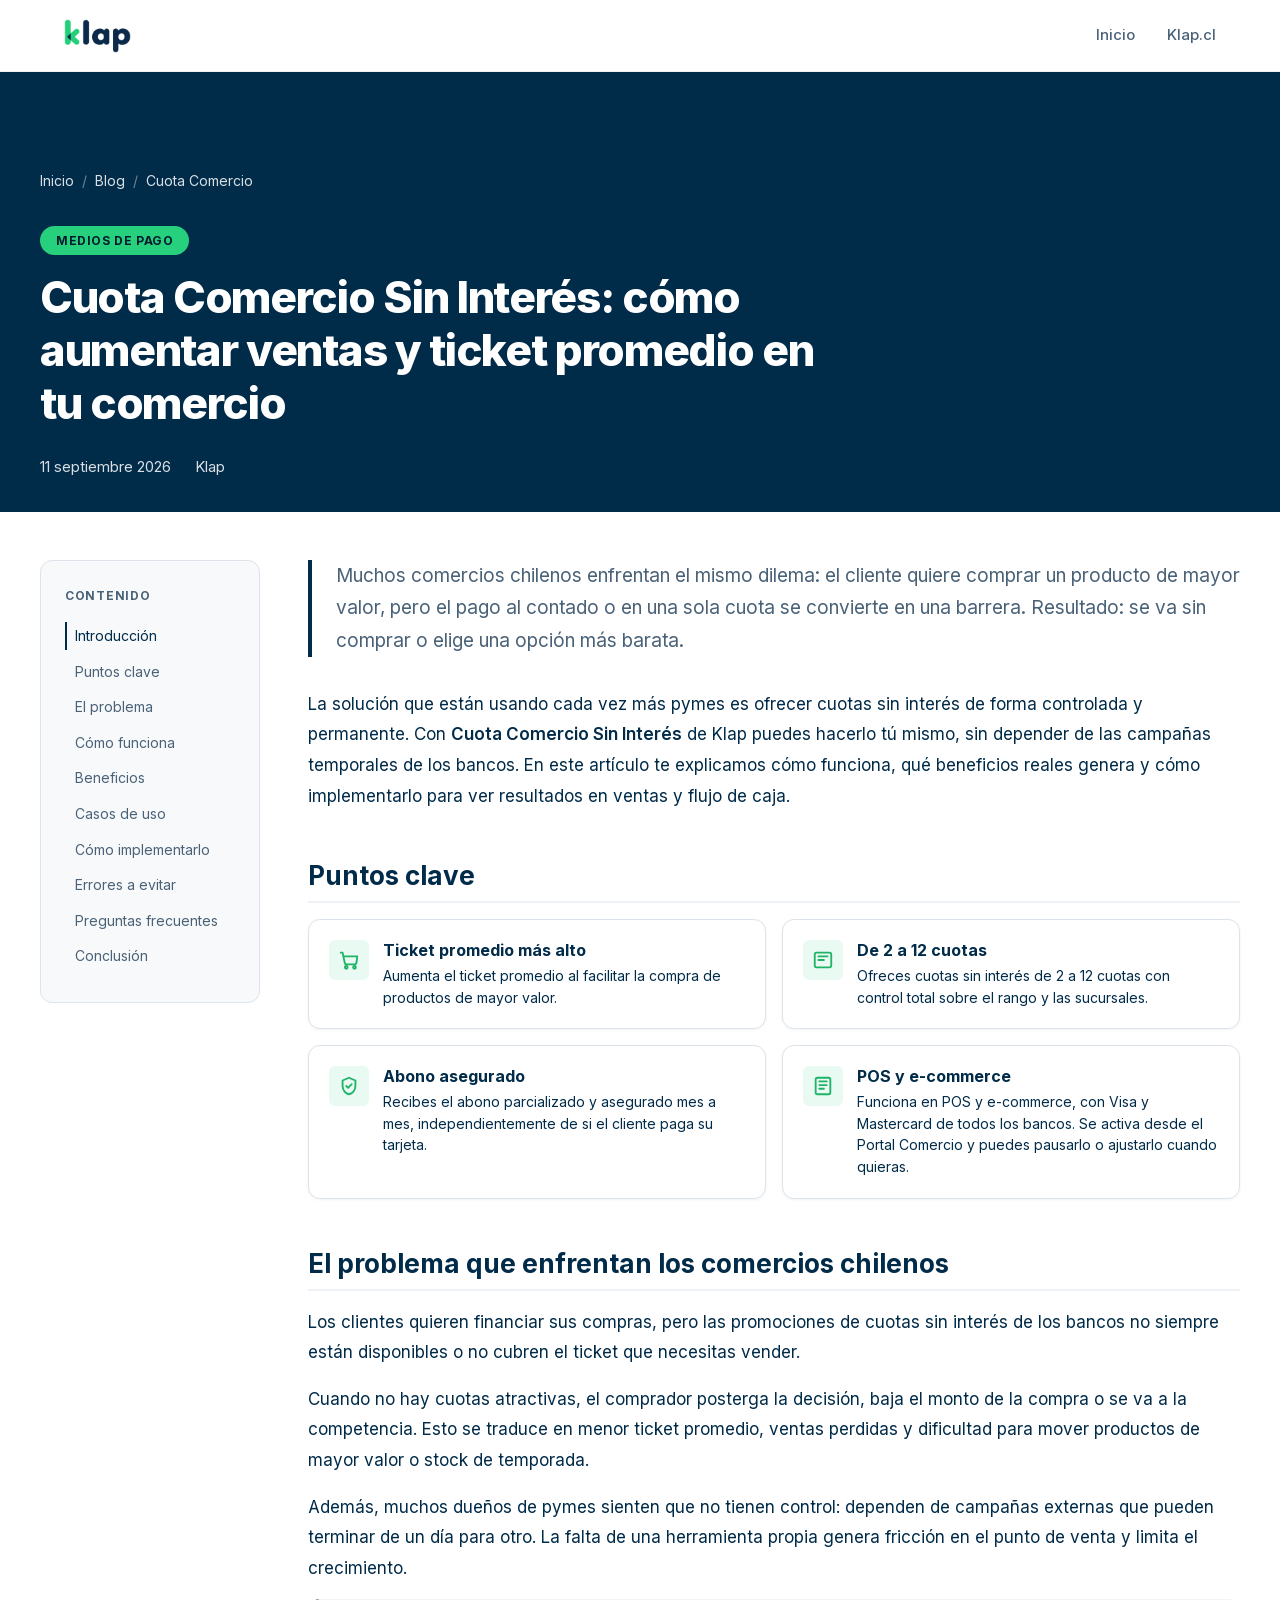
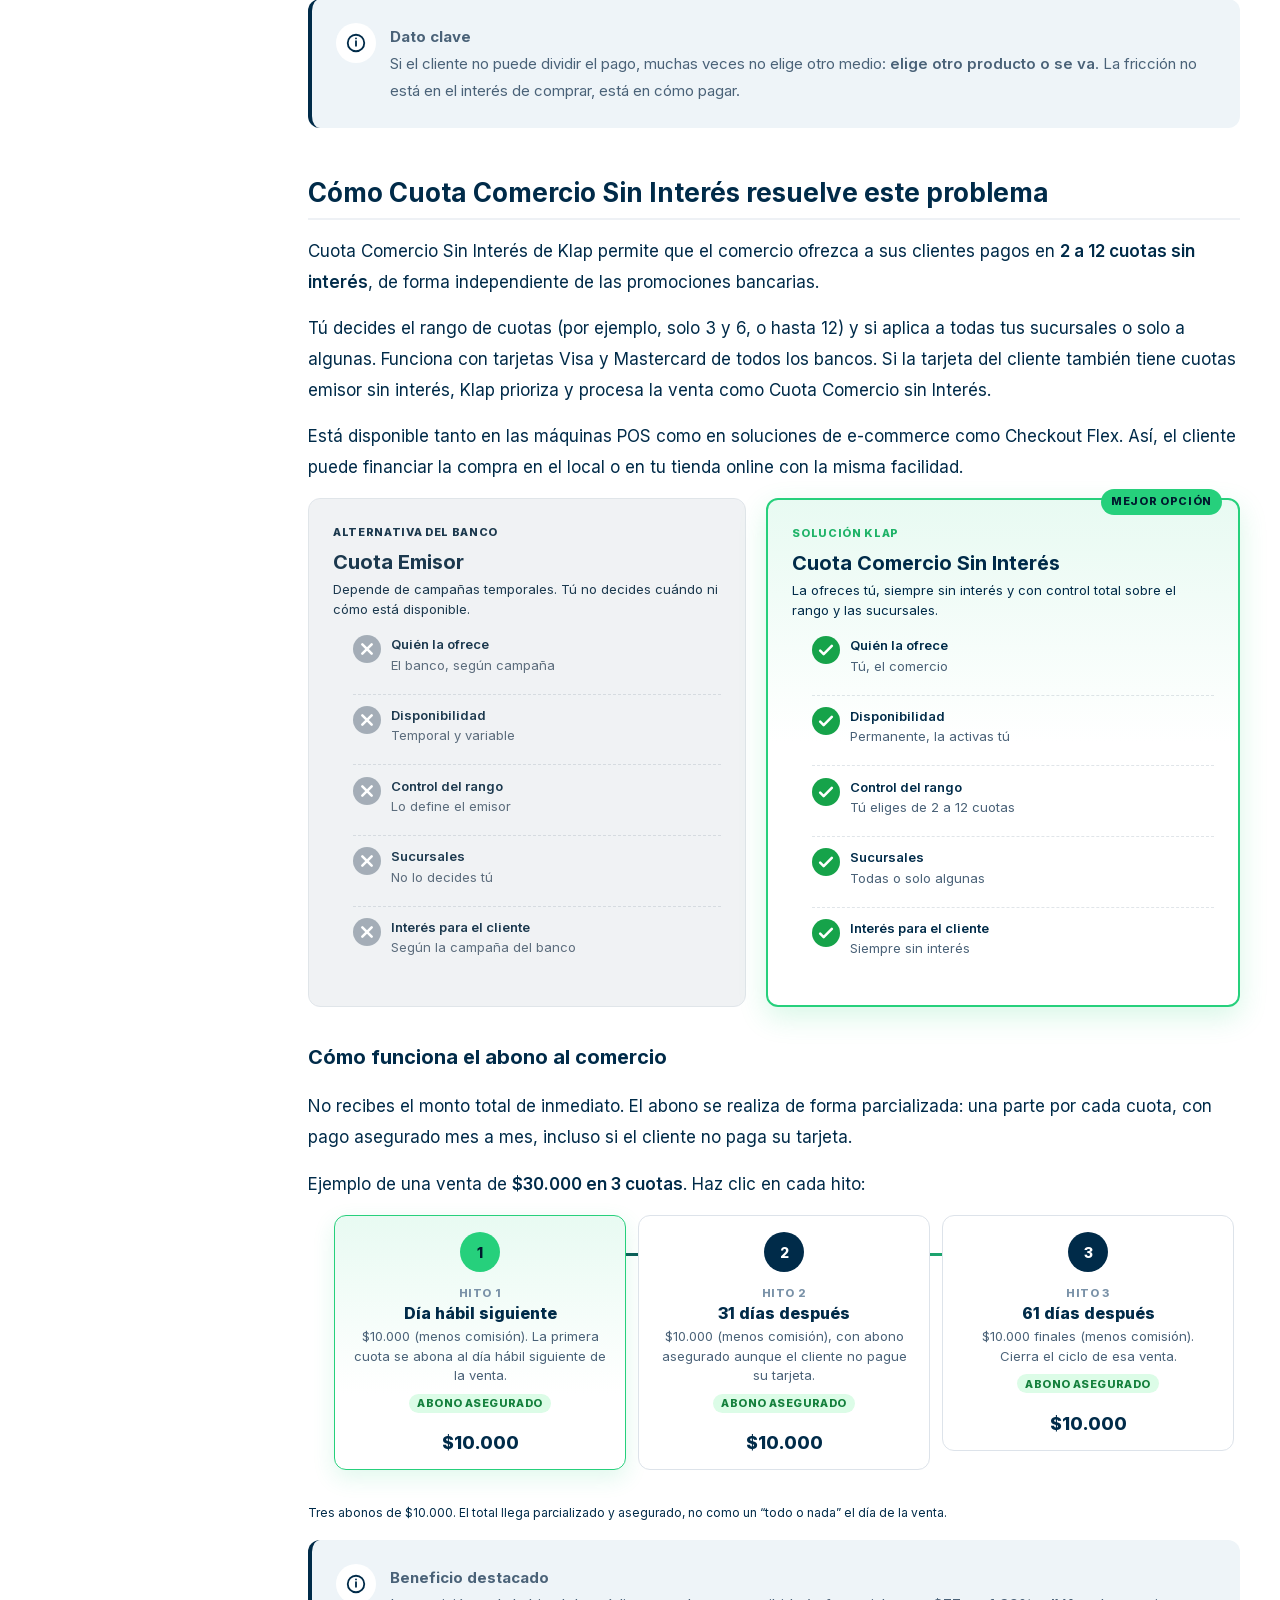
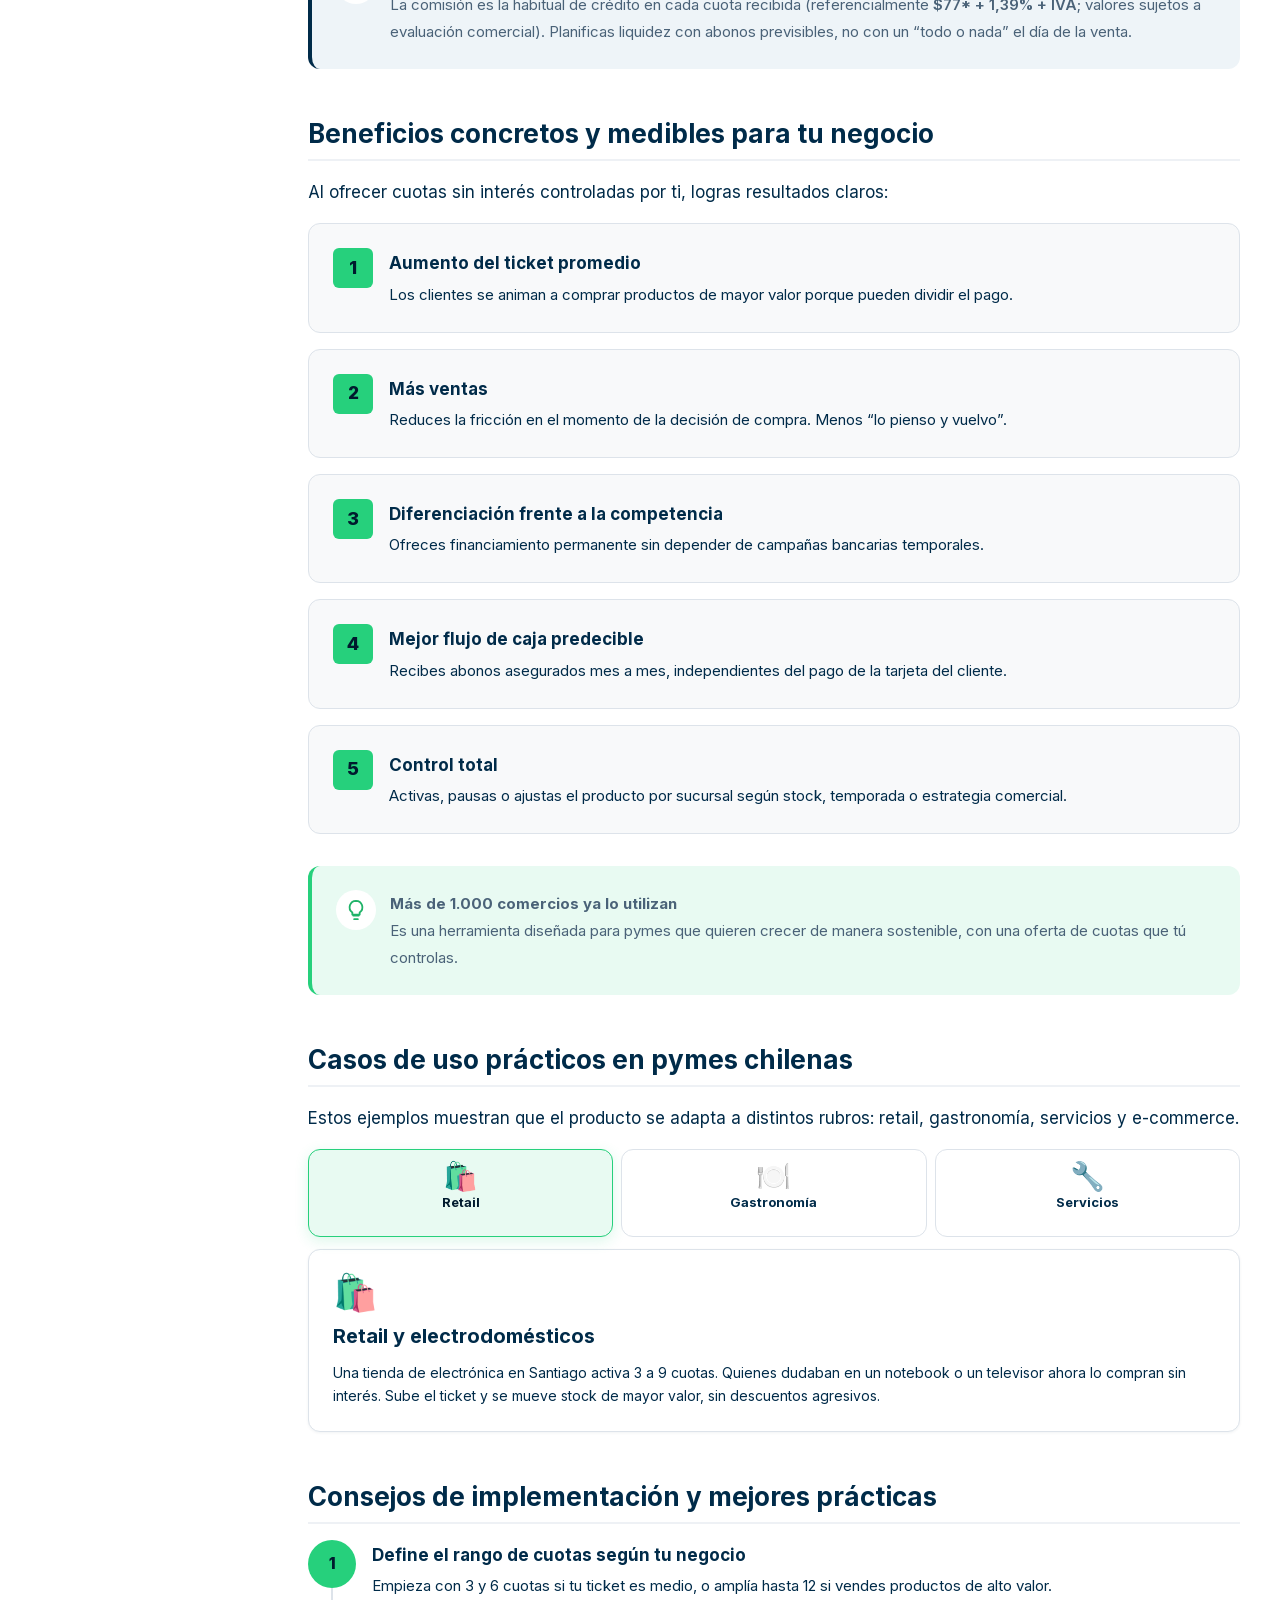
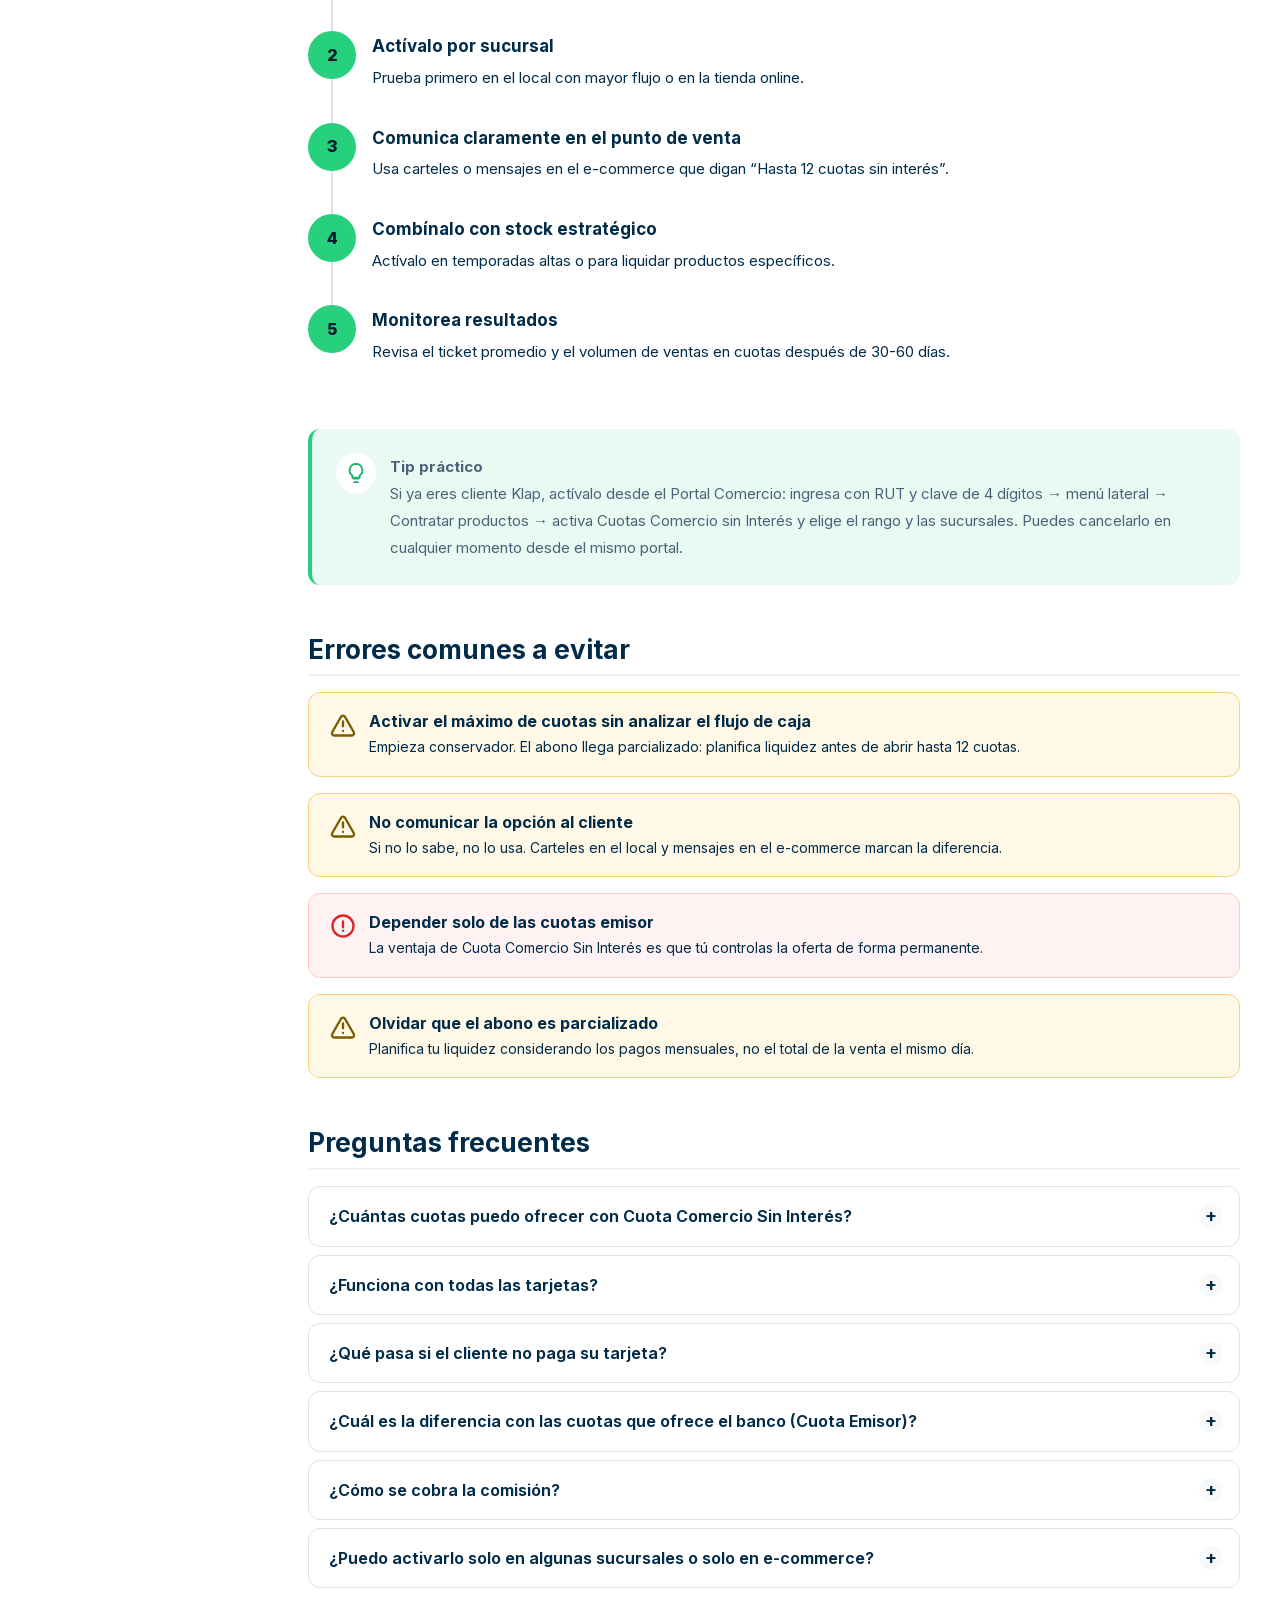
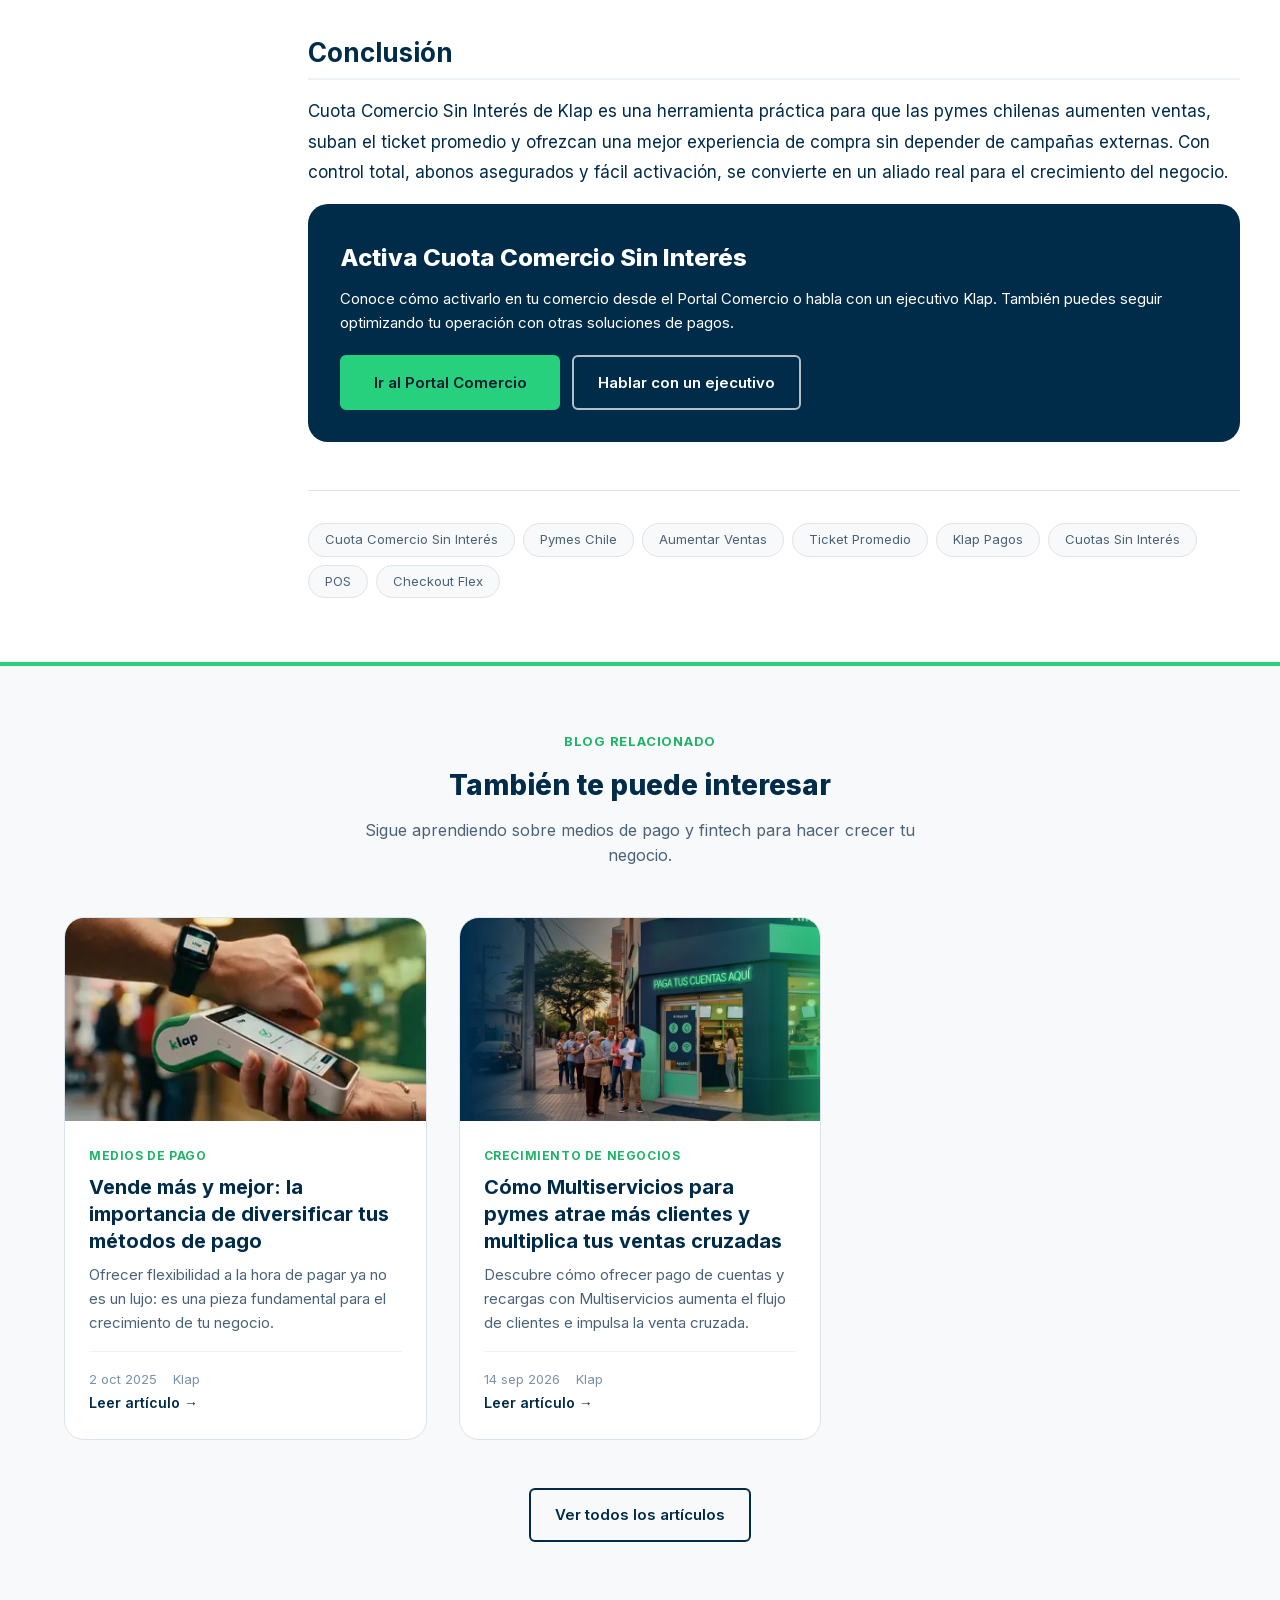
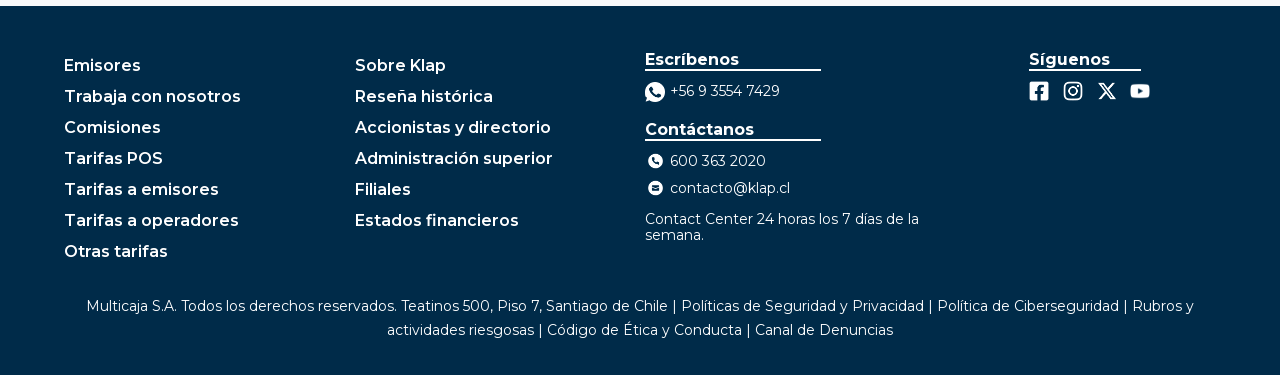
<file: posts/cuota-comercio-sin-interes-aumenta-ventas-pymes.html>
<!DOCTYPE html>
<html lang="es-CL">
<head>
  <meta charset="UTF-8">
  <meta name="viewport" content="width=device-width, initial-scale=1.0, viewport-fit=cover">
  <title>Cuota Comercio Sin Interés: Aumenta Ventas en tu Pyme | Blog Klap</title>
  <meta name="description" content="Descubre cómo las pymes chilenas aumentan el ticket promedio y las ventas con Cuota Comercio Sin Interés de Klap. Control total, sin depender de bancos.">
  <meta name="keywords" content="Cuota Comercio Sin Interés, cuotas sin interés comercios Chile, aumentar ticket promedio pymes, cuotas sin interés Klap, financiamiento clientes retail, POS cuotas sin interés, Checkout Flex cuotas, Klap pagos">
  <meta name="robots" content="index, follow">
  <link rel="canonical" href="https://www.klap.cl/blog-klap/-/blogs/cuota-comercio-sin-interes-aumenta-ventas-pymes">

  <meta property="og:type" content="article">
  <meta property="og:title" content="Cuota Comercio Sin Interés: Aumenta Ventas en tu Pyme">
  <meta property="og:description" content="Descubre cómo las pymes chilenas aumentan el ticket promedio y las ventas con Cuota Comercio Sin Interés de Klap. Control total, sin depender de bancos.">
  <meta property="og:url" content="https://www.klap.cl/blog-klap/-/blogs/cuota-comercio-sin-interes-aumenta-ventas-pymes">
  <meta property="og:image" content="assets/images/posts/cuota-comercio-sin-interes-aumenta-ventas-pymes-1200.webp">
  <meta property="og:locale" content="es_CL">
  <meta property="article:published_time" content="2026-09-11">
  <meta property="article:author" content="Klap">

  <meta name="twitter:card" content="summary_large_image">
  <meta name="twitter:title" content="Cuota Comercio Sin Interés: Aumenta Ventas en tu Pyme">
  <meta name="twitter:description" content="Aumenta el ticket promedio y las ventas con cuotas sin interés, sin depender de campañas bancarias.">
  <meta name="twitter:image" content="assets/images/posts/cuota-comercio-sin-interes-aumenta-ventas-pymes-1200.webp">

  <link rel="stylesheet" href="../css/base.css?v=32">
  <link rel="stylesheet" href="../css/mobile.css?v=32" media="(max-width: 767px)">
  <link rel="stylesheet" href="../css/desktop.css?v=32" media="(min-width: 768px)">

  <script type="application/ld+json">
  {
    "@context": "https://schema.org",
    "@type": "Article",
    "headline": "Cuota Comercio Sin Interés: cómo aumentar ventas y ticket promedio en tu comercio",
    "description": "Descubre cómo las pymes chilenas aumentan el ticket promedio y las ventas con Cuota Comercio Sin Interés de Klap. Control total, sin depender de bancos.",
    "image": "assets/images/posts/cuota-comercio-sin-interes-aumenta-ventas-pymes-1200.webp",
    "datePublished": "2026-09-11",
    "dateModified": "2026-09-14",
    "author": { "@type": "Organization", "name": "Klap", "url": "https://www.klap.cl" },
    "publisher": {
      "@type": "Organization",
      "name": "Klap",
      "url": "https://www.klap.cl"
    },
    "mainEntityOfPage": {
      "@type": "WebPage",
      "@id": "https://www.klap.cl/blog-klap/-/blogs/cuota-comercio-sin-interes-aumenta-ventas-pymes"
    },
    "keywords": "Cuota Comercio Sin Interés, cuotas sin interés, ticket promedio, pymes Chile, Klap"
  }
  </script>
  <script type="application/ld+json">
  {
    "@context": "https://schema.org",
    "@type": "FAQPage",
    "mainEntity": [
      {
        "@type": "Question",
        "name": "¿Cuántas cuotas puedo ofrecer con Cuota Comercio Sin Interés?",
        "acceptedAnswer": {
          "@type": "Answer",
          "text": "Entre 2 y 12 cuotas sin interés. Tú eliges el rango exacto."
        }
      },
      {
        "@type": "Question",
        "name": "¿Funciona con todas las tarjetas?",
        "acceptedAnswer": {
          "@type": "Answer",
          "text": "Sí, con Visa y Mastercard de todos los bancos."
        }
      },
      {
        "@type": "Question",
        "name": "¿Qué pasa si el cliente no paga su tarjeta?",
        "acceptedAnswer": {
          "@type": "Answer",
          "text": "Tú igual recibes el abono asegurado mes a mes."
        }
      },
      {
        "@type": "Question",
        "name": "¿Cuál es la diferencia con las cuotas que ofrece el banco (Cuota Emisor)?",
        "acceptedAnswer": {
          "@type": "Answer",
          "text": "La Cuota Emisor depende de las campañas del banco. Cuota Comercio Sin Interés la ofreces tú, siempre sin interés y con control total sobre el rango y las sucursales."
        }
      },
      {
        "@type": "Question",
        "name": "¿Cómo se cobra la comisión?",
        "acceptedAnswer": {
          "@type": "Answer",
          "text": "Se aplica la comisión habitual de crédito en cada cuota que recibes (referencialmente $77* + 1,39% + IVA)."
        }
      },
      {
        "@type": "Question",
        "name": "¿Puedo activarlo solo en algunas sucursales o solo en e-commerce?",
        "acceptedAnswer": {
          "@type": "Answer",
          "text": "Sí. Tú decides dónde aplica."
        }
      }
    ]
  }
  </script>
</head>
<body>

  <div class="reading-progress" role="progressbar" aria-label="Progreso de lectura" aria-valuemin="0" aria-valuemax="100" aria-valuenow="0">
    <div class="reading-progress__bar"></div>
  </div>

  <header class="site-header" role="banner">
    <div class="container site-header__inner">
      <a href="../index.html" class="site-logo" aria-label="Klap — Inicio del blog">
        <img src="../assets/images/brand/klap-logo.webp" alt="Klap" class="site-logo__img" width="200" height="102" decoding="async">
      </a>
      <button type="button" class="nav-toggle" aria-label="Abrir menú" aria-expanded="false" aria-controls="site-nav">
        <span></span><span></span><span></span>
      </button>
      <nav class="site-nav" id="site-nav" aria-label="Navegación principal">
        <a href="../index.html">Inicio</a>
        <a href="https://www.klap.cl" target="_blank" rel="noopener">Klap.cl</a>
      </nav>
    </div>
  </header>

  <article itemscope itemtype="https://schema.org/Article">
    <header class="article-hero">
      <div class="article-hero__image" aria-hidden="true">
        <picture>
            <source media="(min-width: 768px)" type="image/webp" srcset="../assets/images/posts/cuota-comercio-sin-interes-aumenta-ventas-pymes-1600.webp">
            <img src="[data-uri]" alt="" width="1920" height="1080" decoding="async">
          </picture>
      </div>
      <div class="container article-hero__overlay">
        <nav class="breadcrumb" aria-label="Ruta de navegación">
          <a href="../index.html">Inicio</a>
          <span class="breadcrumb__sep" aria-hidden="true">/</span>
          <a href="../index.html">Blog</a>
          <span class="breadcrumb__sep" aria-hidden="true">/</span>
          <span aria-current="page">Cuota Comercio</span>
        </nav>
        <span class="article-hero__category">Medios de pago</span>
        <h1 class="article-hero__title" itemprop="headline">Cuota Comercio Sin Interés: cómo aumentar ventas y ticket promedio en tu comercio</h1>
        <div class="article-hero__meta">
          <time datetime="2026-09-11" itemprop="datePublished">11 septiembre 2026</time>
          <span itemprop="author" itemscope itemtype="https://schema.org/Organization">
            <span itemprop="name">Klap</span>
          </span>
        </div>
      </div>
    </header>

    <div class="article-featured-image">
      <picture>
      <source media="(max-width: 767px)" type="image/webp" srcset="../assets/images/posts/cuota-comercio-sin-interes-aumenta-ventas-pymes-800.webp">
      <img src="[data-uri]" alt="Clienta pagando en cuotas sin interés con tarjeta en un POS Klap" width="1920" height="1080" fetchpriority="high" decoding="async">
    </picture>
    </div>

    <div class="container article-layout">
      <aside class="toc" aria-label="Tabla de contenidos">
        <button type="button" class="toc__toggle" aria-expanded="false" aria-controls="toc-panel">
          <span>Contenido del artículo</span>
          <span class="toc__toggle-icon" aria-hidden="true">▼</span>
        </button>
        <div class="toc__panel" id="toc-panel">
        <p class="toc__title">Contenido</p>
        <ol>
          <li><a href="#introduccion">Introducción</a></li>
          <li><a href="#puntos-clave">Puntos clave</a></li>
          <li><a href="#el-problema">El problema</a></li>
          <li><a href="#como-funciona">Cómo funciona</a></li>
          <li><a href="#beneficios">Beneficios</a></li>
          <li><a href="#casos-de-uso">Casos de uso</a></li>
          <li><a href="#implementacion">Cómo implementarlo</a></li>
          <li><a href="#errores-comunes">Errores a evitar</a></li>
          <li><a href="#preguntas-frecuentes">Preguntas frecuentes</a></li>
          <li><a href="#conclusion">Conclusión</a></li>
        </ol>
        </div>
      </aside>

      <div class="prose" itemprop="articleBody">

        <section id="introduccion">
          <p class="lead">Muchos comercios chilenos enfrentan el mismo dilema: el cliente quiere comprar un producto de mayor valor, pero el pago al contado o en una sola cuota se convierte en una barrera. Resultado: se va sin comprar o elige una opción más barata.</p>

          <p>La solución que están usando cada vez más pymes es ofrecer cuotas sin interés de forma controlada y permanente. Con <strong>Cuota Comercio Sin Interés</strong> de Klap puedes hacerlo tú mismo, sin depender de las campañas temporales de los bancos. En este artículo te explicamos cómo funciona, qué beneficios reales genera y cómo implementarlo para ver resultados en ventas y flujo de caja.</p>

        </section>

        <section id="puntos-clave">
          <h2>Puntos clave</h2>
          <div class="takeaways">
            <article class="takeaway-card">
              <span class="takeaway-card__icon" aria-hidden="true">
                <svg viewBox="0 0 24 24" width="22" height="22" fill="none" stroke="currentColor" stroke-width="2" stroke-linecap="round" stroke-linejoin="round"><circle cx="9" cy="20" r="1.5"/><circle cx="18" cy="20" r="1.5"/><path d="M3 4h2l2.4 11.2a2 2 0 002 1.6h8.8a2 2 0 001.9-1.5L21 8H7"/></svg>
              </span>
              <div>
                <p class="takeaway-card__title">Ticket promedio más alto</p>
                <p class="takeaway-card__text">Aumenta el ticket promedio al facilitar la compra de productos de mayor valor.</p>
              </div>
            </article>
            <article class="takeaway-card">
              <span class="takeaway-card__icon" aria-hidden="true">
                <svg viewBox="0 0 24 24" width="22" height="22" fill="none" stroke="currentColor" stroke-width="2" stroke-linecap="round" stroke-linejoin="round"><rect x="3" y="4" width="18" height="16" rx="2"/><path d="M7 8h10M7 12h6"/></svg>
              </span>
              <div>
                <p class="takeaway-card__title">De 2 a 12 cuotas</p>
                <p class="takeaway-card__text">Ofreces cuotas sin interés de 2 a 12 cuotas con control total sobre el rango y las sucursales.</p>
              </div>
            </article>
            <article class="takeaway-card">
              <span class="takeaway-card__icon" aria-hidden="true">
                <svg viewBox="0 0 24 24" width="22" height="22" fill="none" stroke="currentColor" stroke-width="2" stroke-linecap="round" stroke-linejoin="round"><path d="M12 3l7 3v6c0 5-3.5 8.5-7 9-3.5-.5-7-4-7-9V6l7-3z"/><path d="M9 12l2 2 4-4"/></svg>
              </span>
              <div>
                <p class="takeaway-card__title">Abono asegurado</p>
                <p class="takeaway-card__text">Recibes el abono parcializado y asegurado mes a mes, independientemente de si el cliente paga su tarjeta.</p>
              </div>
            </article>
            <article class="takeaway-card">
              <span class="takeaway-card__icon" aria-hidden="true">
                <svg viewBox="0 0 24 24" width="22" height="22" fill="none" stroke="currentColor" stroke-width="2" stroke-linecap="round" stroke-linejoin="round"><rect x="4" y="3" width="16" height="18" rx="2"/><path d="M8 7h8M8 11h8M8 15h5"/></svg>
              </span>
              <div>
                <p class="takeaway-card__title">POS y e-commerce</p>
                <p class="takeaway-card__text">Funciona en POS y e-commerce, con Visa y Mastercard de todos los bancos. Se activa desde el Portal Comercio y puedes pausarlo o ajustarlo cuando quieras.</p>
              </div>
            </article>
          </div>
        </section>

        <section id="el-problema">
          <h2>El problema que enfrentan los comercios chilenos</h2>
          <p>Los clientes quieren financiar sus compras, pero las promociones de cuotas sin interés de los bancos no siempre están disponibles o no cubren el ticket que necesitas vender.</p>

          <p>Cuando no hay cuotas atractivas, el comprador posterga la decisión, baja el monto de la compra o se va a la competencia. Esto se traduce en menor ticket promedio, ventas perdidas y dificultad para mover productos de mayor valor o stock de temporada.</p>

          <p>Además, muchos dueños de pymes sienten que no tienen control: dependen de campañas externas que pueden terminar de un día para otro. La falta de una herramienta propia genera fricción en el punto de venta y limita el crecimiento.</p>

          <div class="callout callout--info">
            <span class="callout__icon" aria-hidden="true">
              <svg viewBox="0 0 24 24" width="22" height="22" fill="none" stroke="currentColor" stroke-width="2" stroke-linecap="round" stroke-linejoin="round"><circle cx="12" cy="12" r="9"/><path d="M12 10v5M12 7h.01"/></svg>
            </span>
            <div>
              <p class="callout__title">Dato clave</p>
              <p>Si el cliente no puede dividir el pago, muchas veces no elige otro medio: <strong>elige otro producto o se va</strong>. La fricción no está en el interés de comprar, está en cómo pagar.</p>
            </div>
          </div>
        </section>

        <section id="como-funciona">
          <h2>Cómo Cuota Comercio Sin Interés resuelve este problema</h2>
          <p>Cuota Comercio Sin Interés de Klap permite que el comercio ofrezca a sus clientes pagos en <strong>2 a 12 cuotas sin interés</strong>, de forma independiente de las promociones bancarias.</p>

          <p>Tú decides el rango de cuotas (por ejemplo, solo 3 y 6, o hasta 12) y si aplica a todas tus sucursales o solo a algunas. Funciona con tarjetas Visa y Mastercard de todos los bancos. Si la tarjeta del cliente también tiene cuotas emisor sin interés, Klap prioriza y procesa la venta como Cuota Comercio sin Interés.</p>

          <p>Está disponible tanto en las máquinas POS como en soluciones de e-commerce como Checkout Flex. Así, el cliente puede financiar la compra en el local o en tu tienda online con la misma facilidad.</p>

          <div class="plan-compare" role="group" aria-label="Comparación entre Cuota Emisor y Cuota Comercio Sin Interés">
            <article class="plan-card plan-card--muted">
              <p class="plan-card__kicker">Alternativa del banco</p>
              <h3 class="plan-card__title">Cuota Emisor</h3>
              <p class="plan-card__lead">Depende de campañas temporales. Tú no decides cuándo ni cómo está disponible.</p>
              <ul class="plan-card__list">
                <li>
                  <span class="plan-card__icon" aria-hidden="true">
                    <svg viewBox="0 0 24 24" width="28" height="28"><circle cx="12" cy="12" r="12" fill="#9aa8b5"/><path d="M8 8l8 8M16 8l-8 8" fill="none" stroke="#fff" stroke-width="2.2" stroke-linecap="round"/></svg>
                  </span>
                  <div><strong>Quién la ofrece</strong><span>El banco, según campaña</span></div>
                </li>
                <li>
                  <span class="plan-card__icon" aria-hidden="true">
                    <svg viewBox="0 0 24 24" width="28" height="28"><circle cx="12" cy="12" r="12" fill="#9aa8b5"/><path d="M8 8l8 8M16 8l-8 8" fill="none" stroke="#fff" stroke-width="2.2" stroke-linecap="round"/></svg>
                  </span>
                  <div><strong>Disponibilidad</strong><span>Temporal y variable</span></div>
                </li>
                <li>
                  <span class="plan-card__icon" aria-hidden="true">
                    <svg viewBox="0 0 24 24" width="28" height="28"><circle cx="12" cy="12" r="12" fill="#9aa8b5"/><path d="M8 8l8 8M16 8l-8 8" fill="none" stroke="#fff" stroke-width="2.2" stroke-linecap="round"/></svg>
                  </span>
                  <div><strong>Control del rango</strong><span>Lo define el emisor</span></div>
                </li>
                <li>
                  <span class="plan-card__icon" aria-hidden="true">
                    <svg viewBox="0 0 24 24" width="28" height="28"><circle cx="12" cy="12" r="12" fill="#9aa8b5"/><path d="M8 8l8 8M16 8l-8 8" fill="none" stroke="#fff" stroke-width="2.2" stroke-linecap="round"/></svg>
                  </span>
                  <div><strong>Sucursales</strong><span>No lo decides tú</span></div>
                </li>
                <li>
                  <span class="plan-card__icon" aria-hidden="true">
                    <svg viewBox="0 0 24 24" width="28" height="28"><circle cx="12" cy="12" r="12" fill="#9aa8b5"/><path d="M8 8l8 8M16 8l-8 8" fill="none" stroke="#fff" stroke-width="2.2" stroke-linecap="round"/></svg>
                  </span>
                  <div><strong>Interés para el cliente</strong><span>Según la campaña del banco</span></div>
                </li>
              </ul>
            </article>

            <article class="plan-card plan-card--featured">
              <span class="plan-card__badge">Mejor opción</span>
              <p class="plan-card__kicker">Solución Klap</p>
              <h3 class="plan-card__title">Cuota Comercio Sin Interés</h3>
              <p class="plan-card__lead">La ofreces tú, siempre sin interés y con control total sobre el rango y las sucursales.</p>
              <ul class="plan-card__list">
                <li>
                  <span class="plan-card__icon" aria-hidden="true">
                    <svg viewBox="0 0 24 24" width="28" height="28"><circle cx="12" cy="12" r="12" fill="#16a34a"/><path d="M7 12.5l3 3 7-7" fill="none" stroke="#fff" stroke-width="2.2" stroke-linecap="round" stroke-linejoin="round"/></svg>
                  </span>
                  <div><strong>Quién la ofrece</strong><span>Tú, el comercio</span></div>
                </li>
                <li>
                  <span class="plan-card__icon" aria-hidden="true">
                    <svg viewBox="0 0 24 24" width="28" height="28"><circle cx="12" cy="12" r="12" fill="#16a34a"/><path d="M7 12.5l3 3 7-7" fill="none" stroke="#fff" stroke-width="2.2" stroke-linecap="round" stroke-linejoin="round"/></svg>
                  </span>
                  <div><strong>Disponibilidad</strong><span>Permanente, la activas tú</span></div>
                </li>
                <li>
                  <span class="plan-card__icon" aria-hidden="true">
                    <svg viewBox="0 0 24 24" width="28" height="28"><circle cx="12" cy="12" r="12" fill="#16a34a"/><path d="M7 12.5l3 3 7-7" fill="none" stroke="#fff" stroke-width="2.2" stroke-linecap="round" stroke-linejoin="round"/></svg>
                  </span>
                  <div><strong>Control del rango</strong><span>Tú eliges de 2 a 12 cuotas</span></div>
                </li>
                <li>
                  <span class="plan-card__icon" aria-hidden="true">
                    <svg viewBox="0 0 24 24" width="28" height="28"><circle cx="12" cy="12" r="12" fill="#16a34a"/><path d="M7 12.5l3 3 7-7" fill="none" stroke="#fff" stroke-width="2.2" stroke-linecap="round" stroke-linejoin="round"/></svg>
                  </span>
                  <div><strong>Sucursales</strong><span>Todas o solo algunas</span></div>
                </li>
                <li>
                  <span class="plan-card__icon" aria-hidden="true">
                    <svg viewBox="0 0 24 24" width="28" height="28"><circle cx="12" cy="12" r="12" fill="#16a34a"/><path d="M7 12.5l3 3 7-7" fill="none" stroke="#fff" stroke-width="2.2" stroke-linecap="round" stroke-linejoin="round"/></svg>
                  </span>
                  <div><strong>Interés para el cliente</strong><span>Siempre sin interés</span></div>
                </li>
              </ul>
            </article>
          </div>

          <h3>Cómo funciona el abono al comercio</h3>
          <p>No recibes el monto total de inmediato. El abono se realiza de forma parcializada: una parte por cada cuota, con pago asegurado mes a mes, incluso si el cliente no paga su tarjeta.</p>

          <p>Ejemplo de una venta de <strong>$30.000 en 3 cuotas</strong>. Haz clic en cada hito:</p>

          <ol class="payout-timeline" data-payout-timeline>
            <li class="payout-timeline__item is-active" data-payout="1">
              <button type="button" class="payout-timeline__node" aria-pressed="true">
                <span class="payout-timeline__marker" aria-hidden="true">1</span>
                <div>
                  <span class="payout-timeline__kicker">Hito 1</span>
                  <span class="payout-timeline__title">Día hábil siguiente</span>
                  <span class="payout-timeline__text">$10.000 (menos comisión). La primera cuota se abona al día hábil siguiente de la venta.</span>
                  <span class="payout-timeline__secure">Abono asegurado</span>
                </div>
                <span class="payout-timeline__amount">$10.000</span>
              </button>
            </li>
            <li class="payout-timeline__item" data-payout="2">
              <button type="button" class="payout-timeline__node" aria-pressed="false">
                <span class="payout-timeline__marker" aria-hidden="true">2</span>
                <div>
                  <span class="payout-timeline__kicker">Hito 2</span>
                  <span class="payout-timeline__title">31 días después</span>
                  <span class="payout-timeline__text">$10.000 (menos comisión), con abono asegurado aunque el cliente no pague su tarjeta.</span>
                  <span class="payout-timeline__secure">Abono asegurado</span>
                </div>
                <span class="payout-timeline__amount">$10.000</span>
              </button>
            </li>
            <li class="payout-timeline__item" data-payout="3">
              <button type="button" class="payout-timeline__node" aria-pressed="false">
                <span class="payout-timeline__marker" aria-hidden="true">3</span>
                <div>
                  <span class="payout-timeline__kicker">Hito 3</span>
                  <span class="payout-timeline__title">61 días después</span>
                  <span class="payout-timeline__text">$10.000 finales (menos comisión). Cierra el ciclo de esa venta.</span>
                  <span class="payout-timeline__secure">Abono asegurado</span>
                </div>
                <span class="payout-timeline__amount">$10.000</span>
              </button>
            </li>
          </ol>
          <p class="payout-timeline__hint">Tres abonos de $10.000. El total llega parcializado y asegurado, no como un “todo o nada” el día de la venta.</p>

          <div class="callout callout--info">
            <span class="callout__icon" aria-hidden="true">
              <svg viewBox="0 0 24 24" width="22" height="22" fill="none" stroke="currentColor" stroke-width="2" stroke-linecap="round" stroke-linejoin="round"><circle cx="12" cy="12" r="9"/><path d="M12 10v5M12 7h.01"/></svg>
            </span>
            <div>
              <p class="callout__title">Beneficio destacado</p>
              <p>La comisión es la habitual de crédito en cada cuota recibida (referencialmente <strong>$77* + 1,39% + IVA</strong>; valores sujetos a evaluación comercial). Planificas liquidez con abonos previsibles, no con un “todo o nada” el día de la venta.</p>
            </div>
          </div>
        </section>

        <section id="beneficios">
          <h2>Beneficios concretos y medibles para tu negocio</h2>
          <p>Al ofrecer cuotas sin interés controladas por ti, logras resultados claros:</p>

          <div class="reason-cards">
            <div class="reason-card">
              <span class="reason-card__number" aria-hidden="true">1</span>
              <div>
                <p class="reason-card__title">Aumento del ticket promedio</p>
                <p class="reason-card__text">Los clientes se animan a comprar productos de mayor valor porque pueden dividir el pago.</p>
              </div>
            </div>
            <div class="reason-card">
              <span class="reason-card__number" aria-hidden="true">2</span>
              <div>
                <p class="reason-card__title">Más ventas</p>
                <p class="reason-card__text">Reduces la fricción en el momento de la decisión de compra. Menos “lo pienso y vuelvo”.</p>
              </div>
            </div>
            <div class="reason-card">
              <span class="reason-card__number" aria-hidden="true">3</span>
              <div>
                <p class="reason-card__title">Diferenciación frente a la competencia</p>
                <p class="reason-card__text">Ofreces financiamiento permanente sin depender de campañas bancarias temporales.</p>
              </div>
            </div>
            <div class="reason-card">
              <span class="reason-card__number" aria-hidden="true">4</span>
              <div>
                <p class="reason-card__title">Mejor flujo de caja predecible</p>
                <p class="reason-card__text">Recibes abonos asegurados mes a mes, independientes del pago de la tarjeta del cliente.</p>
              </div>
            </div>
            <div class="reason-card">
              <span class="reason-card__number" aria-hidden="true">5</span>
              <div>
                <p class="reason-card__title">Control total</p>
                <p class="reason-card__text">Activas, pausas o ajustas el producto por sucursal según stock, temporada o estrategia comercial.</p>
              </div>
            </div>
          </div>

          <div class="callout callout--tip">
            <span class="callout__icon" aria-hidden="true">
              <svg viewBox="0 0 24 24" width="22" height="22" fill="none" stroke="currentColor" stroke-width="2" stroke-linecap="round" stroke-linejoin="round"><path d="M9 18h6M10 22h4"/><path d="M12 2a7 7 0 00-4 12.7V17h8v-2.3A7 7 0 0012 2z"/></svg>
            </span>
            <div>
              <p class="callout__title">Más de 1.000 comercios ya lo utilizan</p>
              <p>Es una herramienta diseñada para pymes que quieren crecer de manera sostenible, con una oferta de cuotas que tú controlas.</p>
            </div>
          </div>
        </section>

        <section id="casos-de-uso">
          <h2>Casos de uso prácticos en pymes chilenas</h2>
          <p>Estos ejemplos muestran que el producto se adapta a distintos rubros: retail, gastronomía, servicios y e-commerce.</p>

          <div class="case-tabs" data-case-tabs>
            <div class="case-tabs__list" role="tablist" aria-label="Casos por rubro">
              <button type="button" class="case-tabs__tab" role="tab" id="tab-retail" data-tab="retail" aria-controls="panel-retail" aria-selected="true" tabindex="0">
                <span class="case-tabs__emoji" aria-hidden="true">🛍️</span>
                Retail
              </button>
              <button type="button" class="case-tabs__tab" role="tab" id="tab-gastro" data-tab="gastro" aria-controls="panel-gastro" aria-selected="false" tabindex="-1">
                <span class="case-tabs__emoji" aria-hidden="true">🍽️</span>
                Gastronomía
              </button>
              <button type="button" class="case-tabs__tab" role="tab" id="tab-servicios" data-tab="servicios" aria-controls="panel-servicios" aria-selected="false" tabindex="-1">
                <span class="case-tabs__emoji" aria-hidden="true">🔧</span>
                Servicios
              </button>
            </div>
            <div class="case-tabs__panel" role="tabpanel" id="panel-retail" data-panel="retail" aria-labelledby="tab-retail">
              <div class="case-tabs__panel-icon" aria-hidden="true">🛍️</div>
              <h3 class="case-tabs__title">Retail y electrodomésticos</h3>
              <p class="case-tabs__text">Una tienda de electrónica en Santiago activa 3 a 9 cuotas. Quienes dudaban en un notebook o un televisor ahora lo compran sin interés. Sube el ticket y se mueve stock de mayor valor, sin descuentos agresivos.</p>
            </div>
            <div class="case-tabs__panel" role="tabpanel" id="panel-gastro" data-panel="gastro" aria-labelledby="tab-gastro" hidden>
              <div class="case-tabs__panel-icon" aria-hidden="true">🍽️</div>
              <h3 class="case-tabs__title">Gastronomía y delivery</h3>
              <p class="case-tabs__text">Un restaurante con local y delivery ofrece 3 cuotas sobre cierto monto en Checkout Flex. Los clientes eligen menús más completos, agregan extras y vuelven porque el pago es más cómodo.</p>
            </div>
            <div class="case-tabs__panel" role="tabpanel" id="panel-servicios" data-panel="servicios" aria-labelledby="tab-servicios" hidden>
              <div class="case-tabs__panel-icon" aria-hidden="true">🔧</div>
              <h3 class="case-tabs__title">Servicios y profesionales</h3>
              <p class="case-tabs__text">Un centro de estética o taller activa solo la sucursal principal, hasta 6 cuotas. Tratamientos y reparaciones de mayor valor se cierran sin fricción, con abono parcializado y seguro.</p>
            </div>
          </div>
        </section>

        <section id="implementacion">
          <h2>Consejos de implementación y mejores prácticas</h2>

          <div class="steps">
            <div class="step">
              <span class="step__marker" aria-hidden="true">1</span>
              <div>
                <p class="step__title">Define el rango de cuotas según tu negocio</p>
                <p class="step__text">Empieza con 3 y 6 cuotas si tu ticket es medio, o amplía hasta 12 si vendes productos de alto valor.</p>
              </div>
            </div>
            <div class="step">
              <span class="step__marker" aria-hidden="true">2</span>
              <div>
                <p class="step__title">Actívalo por sucursal</p>
                <p class="step__text">Prueba primero en el local con mayor flujo o en la tienda online.</p>
              </div>
            </div>
            <div class="step">
              <span class="step__marker" aria-hidden="true">3</span>
              <div>
                <p class="step__title">Comunica claramente en el punto de venta</p>
                <p class="step__text">Usa carteles o mensajes en el e-commerce que digan “Hasta 12 cuotas sin interés”.</p>
              </div>
            </div>
            <div class="step">
              <span class="step__marker" aria-hidden="true">4</span>
              <div>
                <p class="step__title">Combínalo con stock estratégico</p>
                <p class="step__text">Actívalo en temporadas altas o para liquidar productos específicos.</p>
              </div>
            </div>
            <div class="step">
              <span class="step__marker" aria-hidden="true">5</span>
              <div>
                <p class="step__title">Monitorea resultados</p>
                <p class="step__text">Revisa el ticket promedio y el volumen de ventas en cuotas después de 30-60 días.</p>
              </div>
            </div>
          </div>

          <div class="callout callout--tip">
            <span class="callout__icon" aria-hidden="true">
              <svg viewBox="0 0 24 24" width="22" height="22" fill="none" stroke="currentColor" stroke-width="2" stroke-linecap="round" stroke-linejoin="round"><path d="M9 18h6M10 22h4"/><path d="M12 2a7 7 0 00-4 12.7V17h8v-2.3A7 7 0 0012 2z"/></svg>
            </span>
            <div>
              <p class="callout__title">Tip práctico</p>
              <p>Si ya eres cliente Klap, actívalo desde el Portal Comercio: ingresa con RUT y clave de 4 dígitos → menú lateral → Contratar productos → activa Cuotas Comercio sin Interés y elige el rango y las sucursales. Puedes cancelarlo en cualquier momento desde el mismo portal.</p>
            </div>
          </div>
        </section>

        <section id="errores-comunes">
          <h2>Errores comunes a evitar</h2>
          <div class="alert alert--warning" role="note">
            <span class="alert__icon" aria-hidden="true">
              <svg viewBox="0 0 24 24" width="28" height="28" fill="none" stroke="currentColor" stroke-width="2" stroke-linecap="round" stroke-linejoin="round"><path d="M12 9v4M12 17h.01"/><path d="M10.3 4.9L2.8 18a2 2 0 001.7 3h15a2 2 0 001.7-3L13.7 4.9a2 2 0 00-3.4 0z"/></svg>
            </span>
            <div>
              <p class="alert__title">Activar el máximo de cuotas sin analizar el flujo de caja</p>
              <p class="alert__text">Empieza conservador. El abono llega parcializado: planifica liquidez antes de abrir hasta 12 cuotas.</p>
            </div>
          </div>
          <div class="alert alert--warning" role="note">
            <span class="alert__icon" aria-hidden="true">
              <svg viewBox="0 0 24 24" width="28" height="28" fill="none" stroke="currentColor" stroke-width="2" stroke-linecap="round" stroke-linejoin="round"><path d="M12 9v4M12 17h.01"/><path d="M10.3 4.9L2.8 18a2 2 0 001.7 3h15a2 2 0 001.7-3L13.7 4.9a2 2 0 00-3.4 0z"/></svg>
            </span>
            <div>
              <p class="alert__title">No comunicar la opción al cliente</p>
              <p class="alert__text">Si no lo sabe, no lo usa. Carteles en el local y mensajes en el e-commerce marcan la diferencia.</p>
            </div>
          </div>
          <div class="alert alert--danger" role="note">
            <span class="alert__icon" aria-hidden="true">
              <svg viewBox="0 0 24 24" width="28" height="28" fill="none" stroke="currentColor" stroke-width="2" stroke-linecap="round" stroke-linejoin="round"><circle cx="12" cy="12" r="9"/><path d="M12 8v5M12 16h.01"/></svg>
            </span>
            <div>
              <p class="alert__title">Depender solo de las cuotas emisor</p>
              <p class="alert__text">La ventaja de Cuota Comercio Sin Interés es que tú controlas la oferta de forma permanente.</p>
            </div>
          </div>
          <div class="alert alert--warning" role="note">
            <span class="alert__icon" aria-hidden="true">
              <svg viewBox="0 0 24 24" width="28" height="28" fill="none" stroke="currentColor" stroke-width="2" stroke-linecap="round" stroke-linejoin="round"><path d="M12 9v4M12 17h.01"/><path d="M10.3 4.9L2.8 18a2 2 0 001.7 3h15a2 2 0 001.7-3L13.7 4.9a2 2 0 00-3.4 0z"/></svg>
            </span>
            <div>
              <p class="alert__title">Olvidar que el abono es parcializado</p>
              <p class="alert__text">Planifica tu liquidez considerando los pagos mensuales, no el total de la venta el mismo día.</p>
            </div>
          </div>
        </section>

        <section id="preguntas-frecuentes">
          <h2>Preguntas frecuentes</h2>

          <div class="faq">
            <details class="faq-item">
              <summary>¿Cuántas cuotas puedo ofrecer con Cuota Comercio Sin Interés?</summary>
              <div class="faq-item__answer">
                <p>Entre 2 y 12 cuotas sin interés. Tú eliges el rango exacto.</p>
              </div>
            </details>
            <details class="faq-item">
              <summary>¿Funciona con todas las tarjetas?</summary>
              <div class="faq-item__answer">
                <p>Sí, con Visa y Mastercard de todos los bancos.</p>
              </div>
            </details>
            <details class="faq-item">
              <summary>¿Qué pasa si el cliente no paga su tarjeta?</summary>
              <div class="faq-item__answer">
                <p>Tú igual recibes el abono asegurado mes a mes.</p>
              </div>
            </details>
            <details class="faq-item">
              <summary>¿Cuál es la diferencia con las cuotas que ofrece el banco (Cuota Emisor)?</summary>
              <div class="faq-item__answer">
                <p>La Cuota Emisor depende de las campañas del banco. Cuota Comercio Sin Interés la ofreces tú, siempre sin interés y con control total sobre el rango y las sucursales.</p>
              </div>
            </details>
            <details class="faq-item">
              <summary>¿Cómo se cobra la comisión?</summary>
              <div class="faq-item__answer">
                <p>Se aplica la comisión habitual de crédito en cada cuota que recibes (referencialmente $77* + 1,39% + IVA).</p>
              </div>
            </details>
            <details class="faq-item">
              <summary>¿Puedo activarlo solo en algunas sucursales o solo en e-commerce?</summary>
              <div class="faq-item__answer">
                <p>Sí. Tú decides dónde aplica.</p>
              </div>
            </details>
          </div>
        </section>

        <section id="conclusion">
          <h2>Conclusión</h2>
          <p>Cuota Comercio Sin Interés de Klap es una herramienta práctica para que las pymes chilenas aumenten ventas, suban el ticket promedio y ofrezcan una mejor experiencia de compra sin depender de campañas externas. Con control total, abonos asegurados y fácil activación, se convierte en un aliado real para el crecimiento del negocio.</p>

          <div class="article-cta">
            <p class="article-cta__title">Activa Cuota Comercio Sin Interés</p>
            <p class="article-cta__text">Conoce cómo activarlo en tu comercio desde el Portal Comercio o habla con un ejecutivo Klap. También puedes seguir optimizando tu operación con otras soluciones de pagos.</p>
            <div class="article-cta__actions">
              <a class="btn btn--solid" href="https://www.klap.cl/home-comercios/portal-comercio" target="_blank" rel="noopener">Ir al Portal Comercio</a>
              <a class="btn btn--ghost" href="https://www.klap.cl/contacto" target="_blank" rel="noopener">Hablar con un ejecutivo</a>
            </div>
          </div>
        </section>

        <div class="tags" aria-label="Palabras clave">
          <span class="tag">Cuota Comercio Sin Interés</span>
          <span class="tag">Pymes Chile</span>
          <span class="tag">Aumentar Ventas</span>
          <span class="tag">Ticket Promedio</span>
          <span class="tag">Klap Pagos</span>
          <span class="tag">Cuotas Sin Interés</span>
          <span class="tag">POS</span>
          <span class="tag">Checkout Flex</span>
        </div>
      </div>
    </div>
  </article>

  <section class="related-posts" aria-labelledby="related-title">
    <div class="container">
      <header class="related-posts__header">
        <p class="related-posts__label">Blog relacionado</p>
        <h2 id="related-title" class="related-posts__title">También te puede interesar</h2>
        <p class="related-posts__subtitle">Sigue aprendiendo sobre medios de pago y fintech para hacer crecer tu negocio.</p>
      </header>

      <div class="posts-grid related-posts__grid">
        <article class="post-card">
          <div class="post-card__image">
            <a href="diversificar-metodos-de-pago.html" tabindex="-1" aria-hidden="true">
              <img src="../assets/images/posts/diversificar-metodos-de-pago-800.webp" srcset="../assets/images/posts/diversificar-metodos-de-pago-800.webp 800w, ../assets/images/posts/diversificar-metodos-de-pago-1024.webp 1024w" sizes="(max-width: 767px) calc(100vw - 48px), 380px" alt="Diversificar métodos de pago" width="800" height="450" loading="lazy" decoding="async">
            </a>
          </div>
          <div class="post-card__body">
            <span class="post-card__category">Medios de pago</span>
            <h3 class="post-card__title"><a href="diversificar-metodos-de-pago.html">Vende más y mejor: la importancia de diversificar tus métodos de pago</a></h3>
            <p class="post-card__excerpt">Ofrecer flexibilidad a la hora de pagar ya no es un lujo: es una pieza fundamental para el crecimiento de tu negocio.</p>
            <div class="post-card__meta"><time datetime="2025-10-02">2 oct 2025</time><span>Klap</span></div>
            <a href="diversificar-metodos-de-pago.html" class="post-card__read-more">Leer artículo →</a>
          </div>
        </article>

        <article class="post-card">
          <div class="post-card__image">
            <a href="multiservicios-pymes-aumentar-ventas-trafico.html" tabindex="-1" aria-hidden="true">
              <img src="../assets/images/posts/multiservicios-pymes-aumentar-ventas-trafico-800.webp" srcset="../assets/images/posts/multiservicios-pymes-aumentar-ventas-trafico-800.webp 800w, ../assets/images/posts/multiservicios-pymes-aumentar-ventas-trafico-1200.webp 1200w, ../assets/images/posts/multiservicios-pymes-aumentar-ventas-trafico-1600.webp 1600w" sizes="(max-width: 767px) calc(100vw - 48px), 380px" alt="Local ofreciendo pago de cuentas con Multiservicios Klap" width="1920" height="1080" loading="lazy" decoding="async">
            </a>
          </div>
          <div class="post-card__body">
            <span class="post-card__category">Crecimiento de negocios</span>
            <h3 class="post-card__title"><a href="multiservicios-pymes-aumentar-ventas-trafico.html">Cómo Multiservicios para pymes atrae más clientes y multiplica tus ventas cruzadas</a></h3>
            <p class="post-card__excerpt">Descubre cómo ofrecer pago de cuentas y recargas con Multiservicios aumenta el flujo de clientes e impulsa la venta cruzada.</p>
            <div class="post-card__meta"><time datetime="2026-09-14">14 sep 2026</time><span>Klap</span></div>
            <a href="multiservicios-pymes-aumentar-ventas-trafico.html" class="post-card__read-more">Leer artículo →</a>
          </div>
        </article>
      </div>

      <div class="related-posts__footer">
        <a href="../index.html" class="btn btn--outline">Ver todos los artículos</a>
      </div>
    </div>
  </section>

  <footer class="site-footer" role="contentinfo">
    <div class="container">
      <div class="site-footer__grid">
        <nav class="site-footer__col" aria-label="Emisores y tarifas">
          <ul class="site-footer__list">
            <li><a href="https://www.klap.cl/emisores" target="_blank" rel="noopener">Emisores</a></li>
            <li><a href="https://www.klap.cl/trabaja-con-nosotros1" target="_blank" rel="noopener">Trabaja con nosotros</a></li>
            <li><a href="https://www.klap.cl/comisiones" target="_blank" rel="noopener">Comisiones</a></li>
            <li><a href="https://www.klap.cl/tarifas-pos" target="_blank" rel="noopener">Tarifas POS</a></li>
            <li><a href="https://www.klap.cl/tarifas-a-emisores" target="_blank" rel="noopener">Tarifas a emisores</a></li>
            <li><a href="https://www.klap.cl/tarifas-a-operadores" target="_blank" rel="noopener">Tarifas a operadores</a></li>
            <li><a href="https://www.klap.cl/otras-tarifas" target="_blank" rel="noopener">Otras tarifas</a></li>
          </ul>
        </nav>

        <nav class="site-footer__col" aria-label="Sobre Klap">
          <ul class="site-footer__list">
            <li><a href="https://www.klap.cl/corporativo" target="_blank" rel="noopener">Sobre Klap</a></li>
            <li><a href="https://www.klap.cl/corporativo/resena-historica" target="_blank" rel="noopener">Reseña histórica</a></li>
            <li><a href="https://www.klap.cl/corporativo/accionistas-y-directorio" target="_blank" rel="noopener">Accionistas y directorio</a></li>
            <li><a href="https://www.klap.cl/corporativo/administracion-superior" target="_blank" rel="noopener">Administración superior</a></li>
            <li><a href="https://www.klap.cl/corporativo/filiales" target="_blank" rel="noopener">Filiales</a></li>
            <li><a href="https://www.klap.cl/corporativo/estados-financieros" target="_blank" rel="noopener">Estados financieros</a></li>
          </ul>
        </nav>

        <div class="site-footer__col site-footer__contact">
          <p class="site-footer__heading">Escríbenos</p>
          <p class="site-footer__row">
            <img class="site-footer__icon" src="../assets/icons/footer/whatsapp.png" alt="Teléfono Whatsapp" width="20" height="20">
            <a class="site-footer__whatsapp" href="https://api.whatsapp.com/send?phone=56935547429" target="_blank" rel="noopener">+56 9 3554 7429</a>
          </p>
          <p class="site-footer__heading">Contáctanos</p>
          <p class="site-footer__row">
            <img class="site-footer__icon" src="../assets/icons/footer/phone.png" alt="Teléfono" width="20" height="20">
            <a href="tel:6003632020">600 363 2020</a>
          </p>
          <p class="site-footer__row">
            <img class="site-footer__icon" src="../assets/icons/footer/email.png" alt="Correo Contacto" width="20" height="20">
            <a href="mailto:contacto@klap.cl">contacto@klap.cl</a>
          </p>
          <p class="site-footer__hours">Contact Center 24 horas los 7 días de la semana.</p>
        </div>

        <div class="site-footer__col site-footer__social">
          <p class="site-footer__heading">Síguenos</p>
          <div class="site-footer__rrss">
            <a href="https://www.facebook.com/Klap.Chile/" target="_blank" rel="noopener" aria-label="Facebook">
              <img class="site-footer__icon" src="../assets/icons/footer/facebook.png" alt="Facebook" width="20" height="20">
            </a>
            <a href="https://www.instagram.com/KlapChile/" target="_blank" rel="noopener" aria-label="Instagram">
              <img class="site-footer__icon" src="../assets/icons/footer/instagram.png" alt="Instagram" width="20" height="20">
            </a>
            <a href="https://twitter.com/KlapCL" target="_blank" rel="noopener" aria-label="X">
              <img class="site-footer__icon" src="../assets/icons/footer/x.png" alt="X" width="20" height="20">
            </a>
            <a href="https://www.youtube.com/channel/UC9lYDc6nnPbQkR2c2wWHtZg?view_as=subscriber" target="_blank" rel="noopener" aria-label="YouTube">
              <img class="site-footer__icon" src="../assets/icons/footer/youtube.png" alt="Youtube" width="20" height="20">
            </a>
          </div>
        </div>
      </div>

      <p class="site-footer__legal">
        Multicaja S.A. Todos los derechos reservados. Teatinos 500, Piso 7, Santiago de Chile |
        <a href="https://www.klap.cl/home-comercios/politica-de-seguridad" target="_blank" rel="noopener">Políticas de Seguridad y Privacidad</a>
        |
        <a href="https://www.klap.cl/documents/34450/0/Politica_de_Seguridad_de_la_Informacion_Ciberseguridad_V8.2.pdf/9d4c741d-688f-0311-f4cd-349dcd6ccf31?t=1769457745805" target="_blank" rel="noopener">Política de Ciberseguridad</a>
        |
        <a href="https://www.klap.cl/documents/34450/134565/rubros_y_actividades_riesgosas.pdf" target="_blank" rel="noopener">Rubros y actividades riesgosas</a>
        |
        <a href="https://www.klap.cl/documents/34450/134565/Codigo_de_etica_y_conducta_Klap.pdf" target="_blank" rel="noopener">Código de Ética y Conducta</a>
        |
        <a href="https://sonda.ines.cl/klap/formulario/" target="_blank" rel="noopener">Canal de Denuncias</a>
      </p>
    </div>
  </footer>

  <script src="../js/main.js?v=6" defer></script>
</body>
</html>
</file>
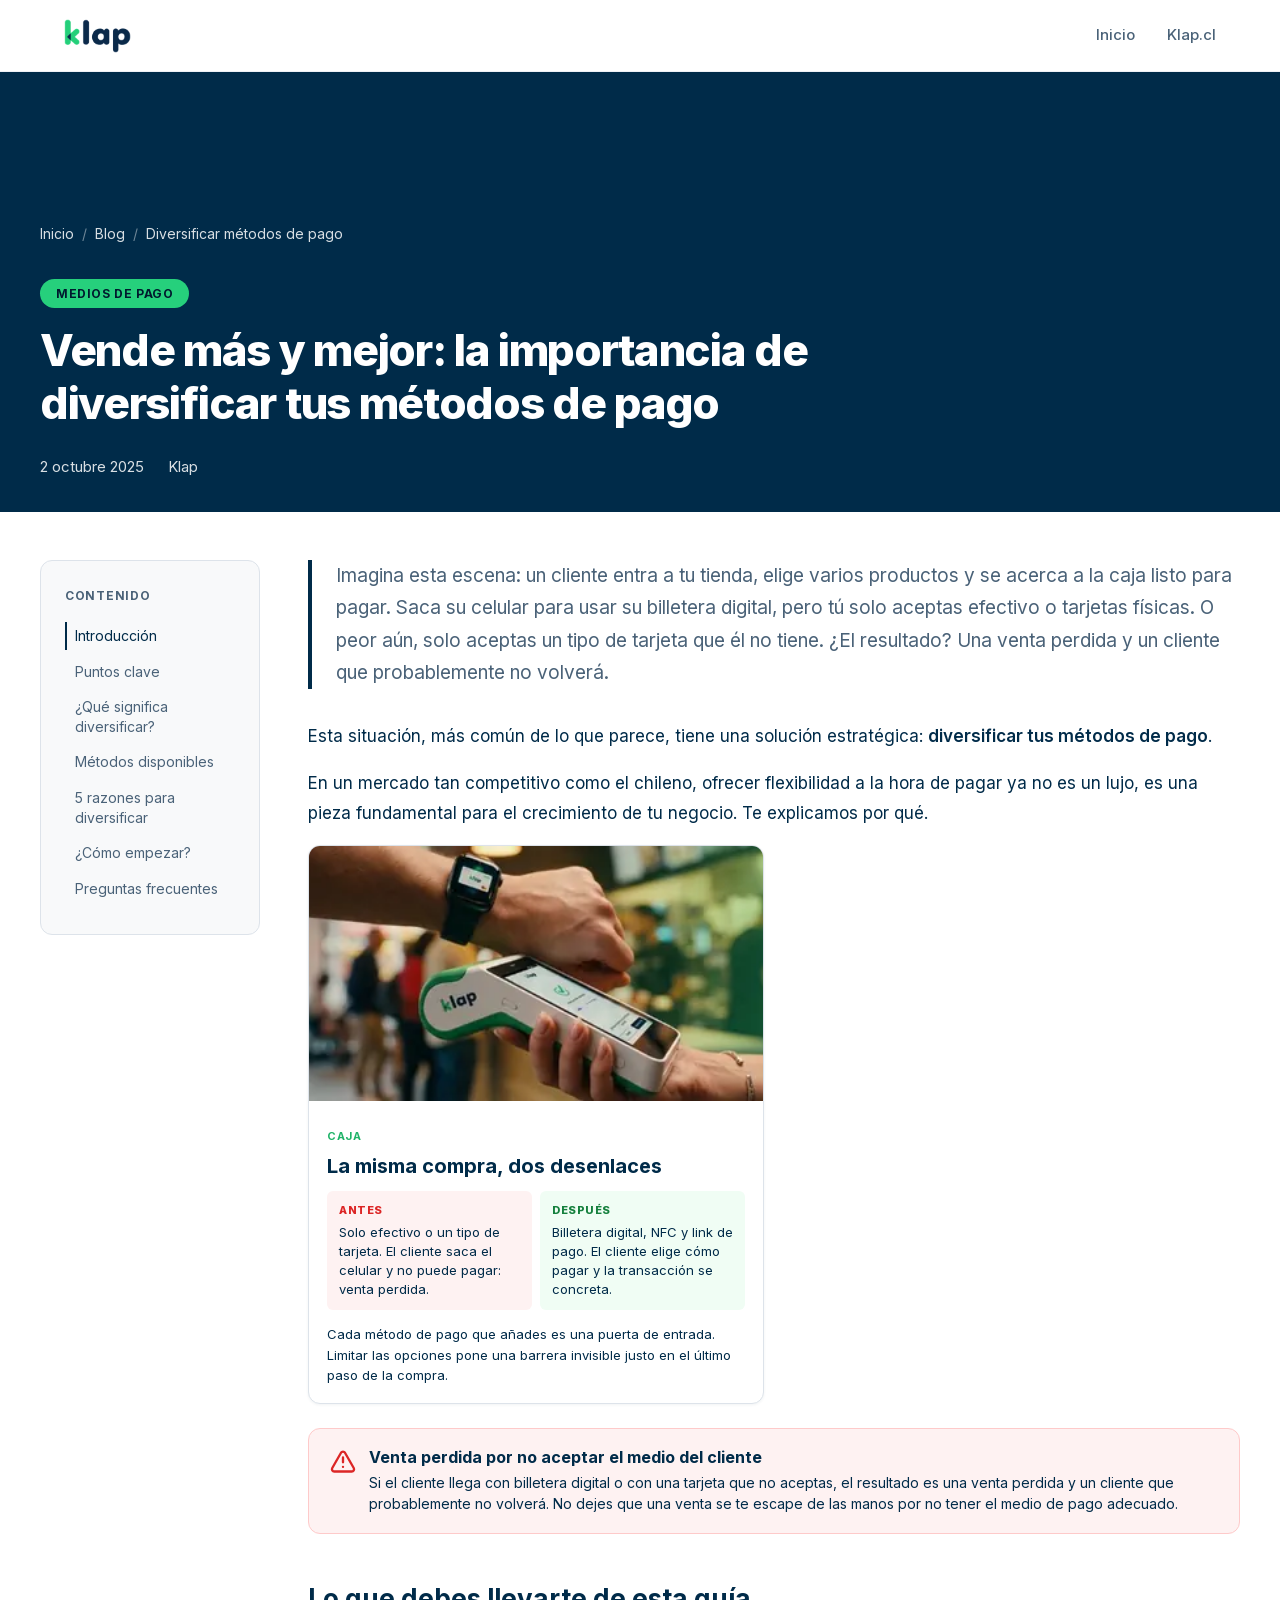
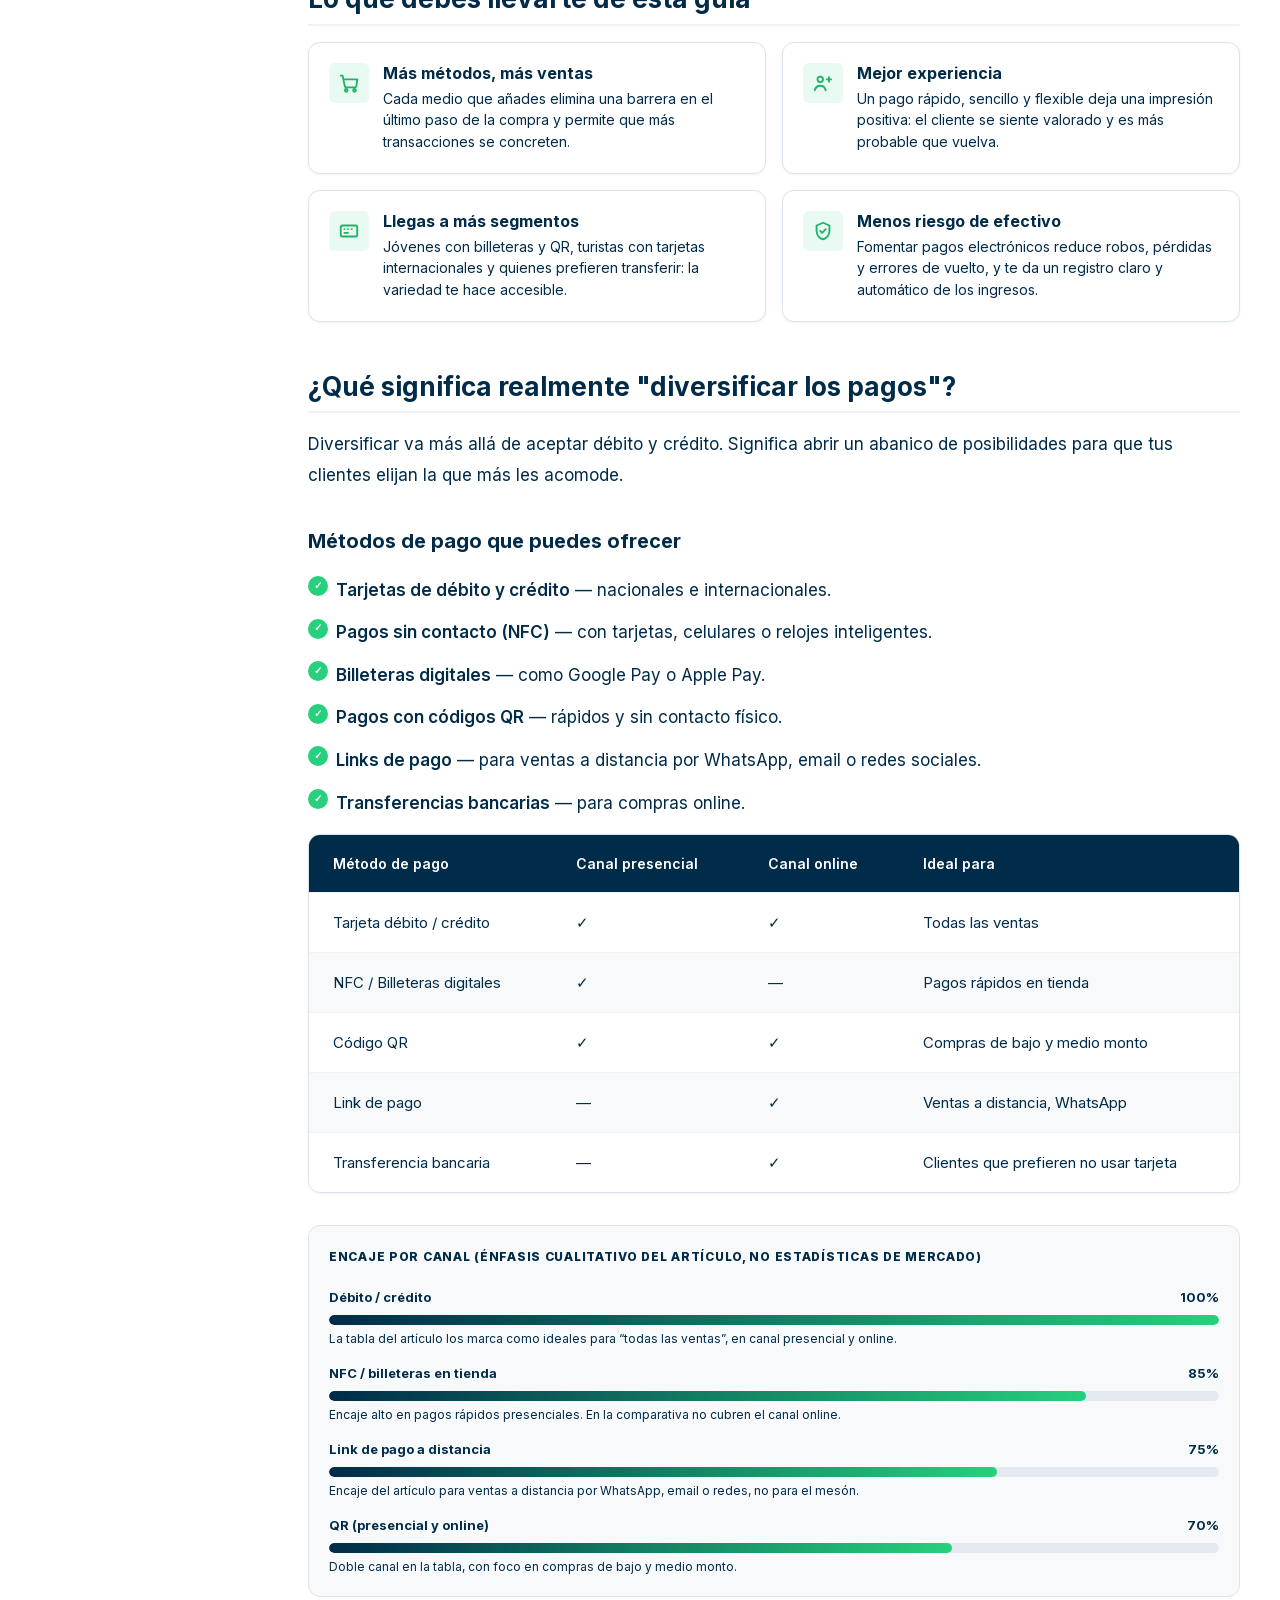
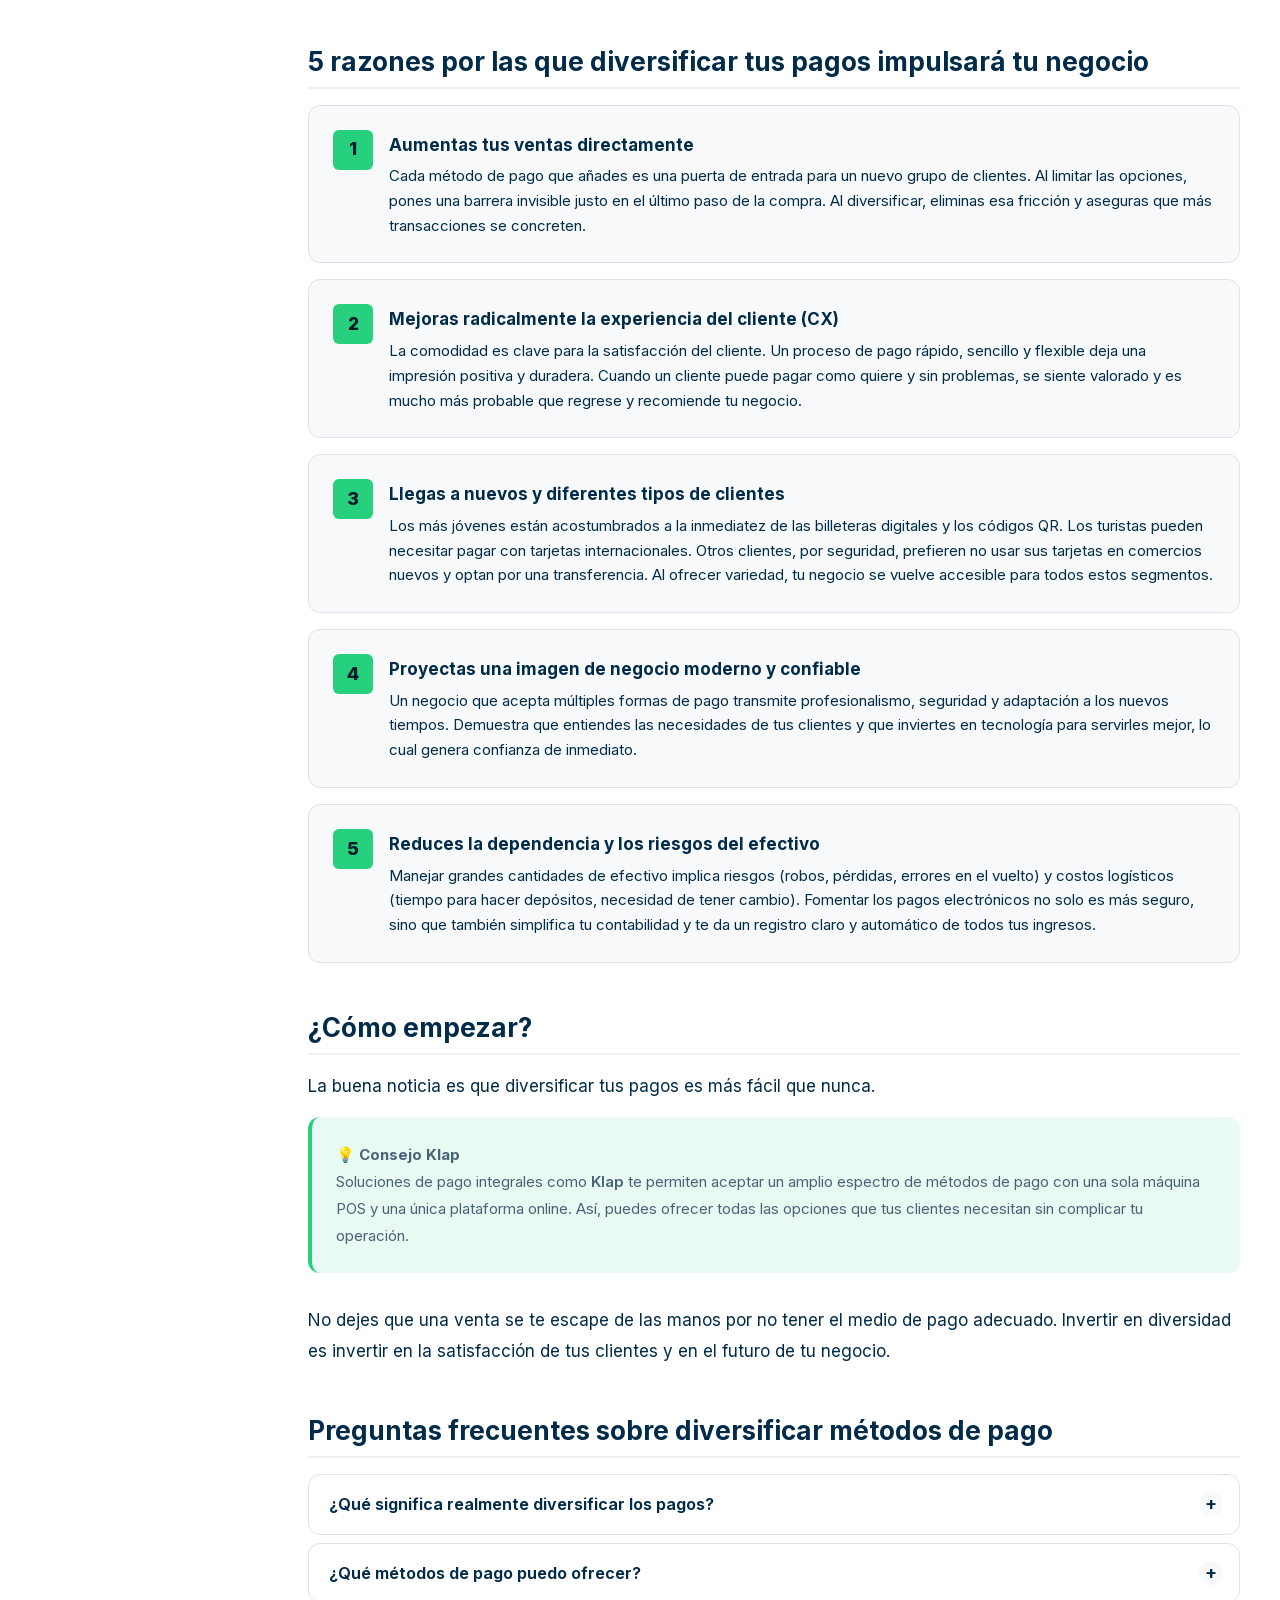
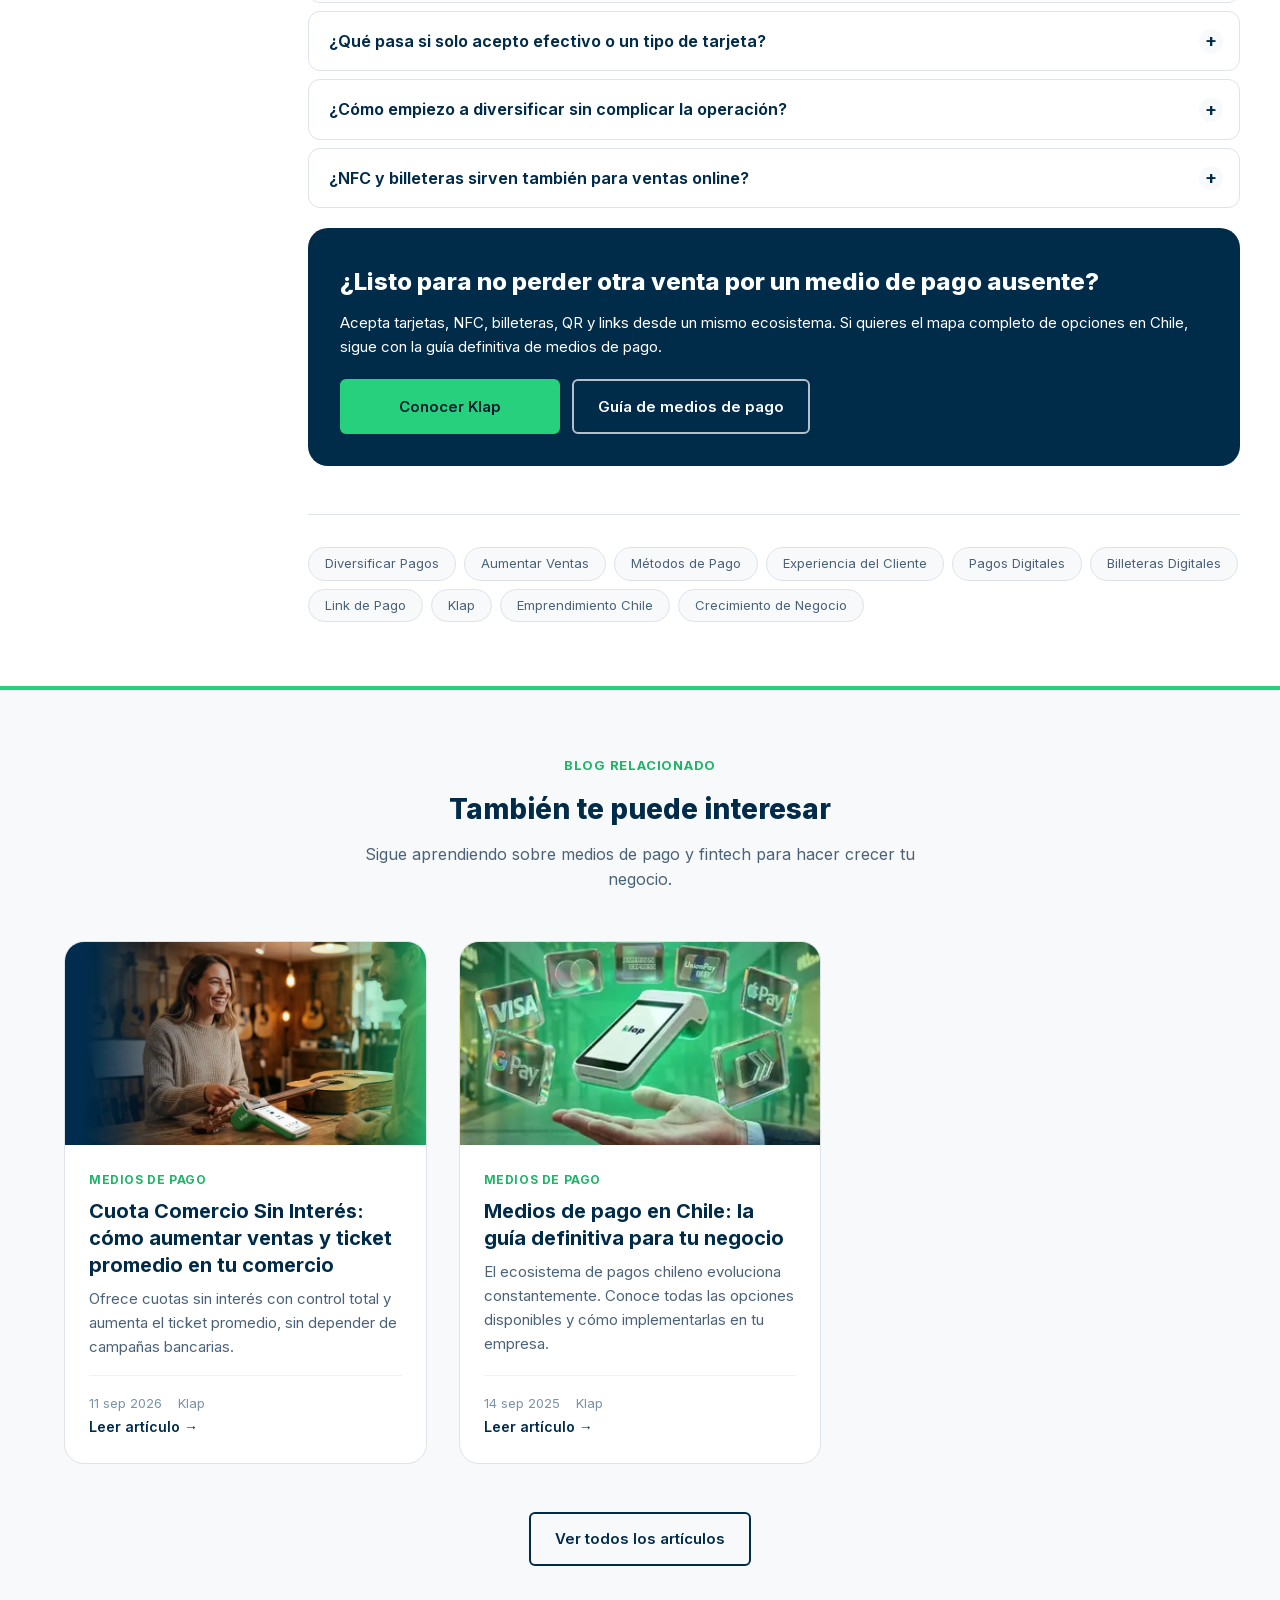
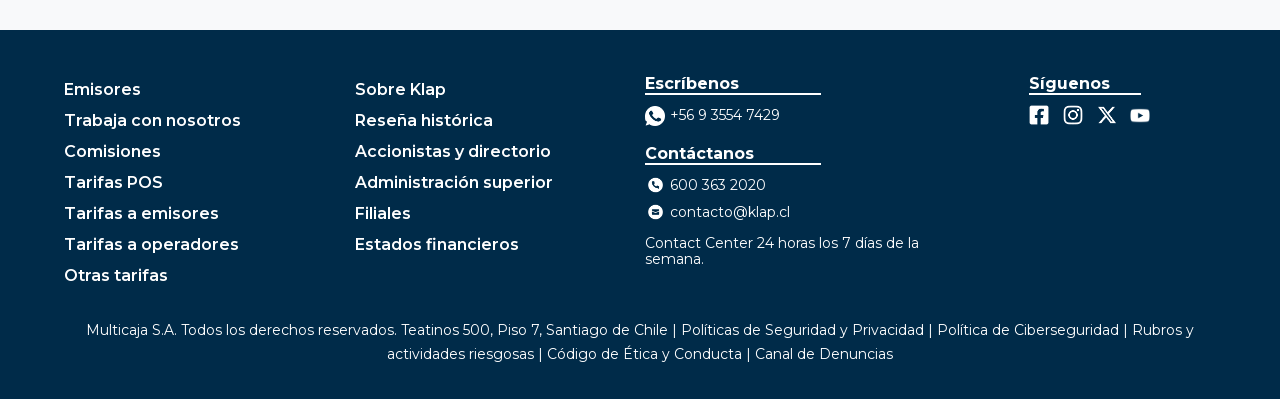
<file: posts/diversificar-metodos-de-pago.html>
<!DOCTYPE html>
<html lang="es-CL">
<head>
  <meta charset="UTF-8">
  <meta name="viewport" content="width=device-width, initial-scale=1.0, viewport-fit=cover">
  <title>Vende más y mejor: la importancia de diversificar tus métodos de pago | Blog Klap</title>
  <meta name="description" content="Descubre por qué diversificar tus métodos de pago — tarjetas, billeteras digitales, QR y links de pago — impulsa tus ventas y mejora la experiencia del cliente en Chile.">
  <meta name="keywords" content="diversificar pagos, aumentar ventas, métodos de pago, experiencia del cliente, pagos digitales, billeteras digitales, link de pago, Klap, emprendimiento Chile">
  <meta name="robots" content="index, follow">
  <link rel="canonical" href="https://www.klap.cl/blog-klap/-/blogs/vende-mas-y-mejor-la-importancia-de-diversificar-tus-metodos-de-pago">

  <meta property="og:type" content="article">
  <meta property="og:title" content="Vende más y mejor: la importancia de diversificar tus métodos de pago">
  <meta property="og:description" content="Ofrecer flexibilidad a la hora de pagar ya no es un lujo: es una pieza fundamental para el crecimiento de tu negocio.">
  <meta property="og:url" content="https://www.klap.cl/blog-klap/-/blogs/vende-mas-y-mejor-la-importancia-de-diversificar-tus-metodos-de-pago">
  <meta property="og:image" content="assets/images/posts/diversificar-metodos-de-pago-1024.webp">
  <meta property="og:locale" content="es_CL">
  <meta property="article:published_time" content="2025-10-02">
  <meta property="article:author" content="Klap">

  <meta name="twitter:card" content="summary_large_image">
  <meta name="twitter:title" content="Vende más y mejor: diversificar tus métodos de pago">
  <meta name="twitter:description" content="Por qué diversificar tus métodos de pago impulsa ventas y mejora la experiencia del cliente.">
  <meta name="twitter:image" content="assets/images/posts/diversificar-metodos-de-pago-1024.webp">

  <link rel="stylesheet" href="../css/base.css?v=32">
  <link rel="stylesheet" href="../css/mobile.css?v=32" media="(max-width: 767px)">
  <link rel="stylesheet" href="../css/desktop.css?v=32" media="(min-width: 768px)">

  <script type="application/ld+json">
  {
    "@context": "https://schema.org",
    "@type": "Article",
    "headline": "Vende más y mejor: la importancia de diversificar tus métodos de pago",
    "description": "Descubre por qué diversificar tus métodos de pago impulsa tus ventas y mejora la experiencia del cliente en Chile.",
    "image": "assets/images/posts/diversificar-metodos-de-pago-1024.webp",
    "datePublished": "2025-10-02",
    "dateModified": "2026-09-14",
    "author": { "@type": "Organization", "name": "Klap", "url": "https://www.klap.cl" },
    "publisher": {
      "@type": "Organization",
      "name": "Klap",
      "url": "https://www.klap.cl"
    },
    "mainEntityOfPage": {
      "@type": "WebPage",
      "@id": "https://www.klap.cl/blog-klap/-/blogs/vende-mas-y-mejor-la-importancia-de-diversificar-tus-metodos-de-pago"
    },
    "keywords": "diversificar pagos, aumentar ventas, métodos de pago, pagos digitales, Klap"
  }
  </script>
  <script type="application/ld+json">
  {
    "@context": "https://schema.org",
    "@type": "FAQPage",
    "mainEntity": [
      {
        "@type": "Question",
        "name": "¿Qué significa realmente diversificar los pagos?",
        "acceptedAnswer": {
          "@type": "Answer",
          "text": "Diversificar va más allá de aceptar débito y crédito. Significa abrir un abanico de posibilidades para que tus clientes elijan la que más les acomode: NFC, billeteras digitales, QR, links de pago y transferencias."
        }
      },
      {
        "@type": "Question",
        "name": "¿Qué métodos de pago puedo ofrecer?",
        "acceptedAnswer": {
          "@type": "Answer",
          "text": "Tarjetas de débito y crédito (nacionales e internacionales), pagos sin contacto (NFC) con tarjetas, celulares o relojes, billeteras digitales como Google Pay o Apple Pay, pagos con códigos QR, links de pago para ventas a distancia por WhatsApp, email o redes, y transferencias bancarias para compras online."
        }
      },
      {
        "@type": "Question",
        "name": "¿Qué pasa si solo acepto efectivo o un tipo de tarjeta?",
        "acceptedAnswer": {
          "@type": "Answer",
          "text": "Un cliente puede querer pagar con billetera digital o con una tarjeta que no aceptas. El resultado es una venta perdida y un cliente que probablemente no volverá."
        }
      },
      {
        "@type": "Question",
        "name": "¿Cómo empiezo a diversificar sin complicar la operación?",
        "acceptedAnswer": {
          "@type": "Answer",
          "text": "Soluciones de pago integrales como Klap te permiten aceptar un amplio espectro de métodos de pago con una sola máquina POS y una única plataforma online, sin complicar tu operación."
        }
      },
      {
        "@type": "Question",
        "name": "¿NFC y billeteras sirven también para ventas online?",
        "acceptedAnswer": {
          "@type": "Answer",
          "text": "En la comparativa del artículo, NFC y billeteras digitales encajan en el canal presencial (pagos rápidos en tienda). Para ventas a distancia, el artículo destaca el link de pago y la transferencia bancaria."
        }
      }
    ]
  }
  </script>
</head>
<body>

  <div class="reading-progress" role="progressbar" aria-label="Progreso de lectura" aria-valuemin="0" aria-valuemax="100" aria-valuenow="0">
    <div class="reading-progress__bar"></div>
  </div>

  <header class="site-header" role="banner">
    <div class="container site-header__inner">
      <a href="../index.html" class="site-logo" aria-label="Klap — Inicio del blog">
        <img src="../assets/images/brand/klap-logo.webp" alt="Klap" class="site-logo__img" width="200" height="102" decoding="async">
      </a>
      <button type="button" class="nav-toggle" aria-label="Abrir menú" aria-expanded="false" aria-controls="site-nav">
        <span></span><span></span><span></span>
      </button>
      <nav class="site-nav" id="site-nav" aria-label="Navegación principal">
        <a href="../index.html">Inicio</a>
        <a href="https://www.klap.cl" target="_blank" rel="noopener">Klap.cl</a>
      </nav>
    </div>
  </header>

  <article itemscope itemtype="https://schema.org/Article">
    <header class="article-hero">
      <div class="article-hero__image" aria-hidden="true">
        <picture>
            <source media="(min-width: 768px)" type="image/webp" srcset="../assets/images/posts/diversificar-metodos-de-pago-1024.webp">
            <img src="[data-uri]" alt="" width="1920" height="640" decoding="async">
          </picture>
      </div>
      <div class="container article-hero__overlay">
        <nav class="breadcrumb" aria-label="Ruta de navegación">
          <a href="../index.html">Inicio</a>
          <span class="breadcrumb__sep" aria-hidden="true">/</span>
          <a href="../index.html">Blog</a>
          <span class="breadcrumb__sep" aria-hidden="true">/</span>
          <span aria-current="page">Diversificar métodos de pago</span>
        </nav>
        <span class="article-hero__category">Medios de pago</span>
        <h1 class="article-hero__title" itemprop="headline">Vende más y mejor: la importancia de diversificar tus métodos de pago</h1>
        <div class="article-hero__meta">
          <time datetime="2025-10-02" itemprop="datePublished">2 octubre 2025</time>
          <span itemprop="author" itemscope itemtype="https://schema.org/Organization">
            <span itemprop="name">Klap</span>
          </span>
        </div>
      </div>
    </header>

    <div class="article-featured-image">
      <picture>
      <source media="(max-width: 767px)" type="image/webp" srcset="../assets/images/posts/diversificar-metodos-de-pago-800.webp">
      <img src="[data-uri]" alt="Pago sin contacto con smartwatch y terminal POS Klap" width="800" height="450" fetchpriority="high" decoding="async">
    </picture>
    </div>

    <div class="container article-layout">
      <aside class="toc" aria-label="Tabla de contenidos">
        <button type="button" class="toc__toggle" aria-expanded="false" aria-controls="toc-panel">
          <span>Contenido del artículo</span>
          <span class="toc__toggle-icon" aria-hidden="true">▼</span>
        </button>
        <div class="toc__panel" id="toc-panel">
        <p class="toc__title">Contenido</p>
        <ol>
          <li><a href="#introduccion">Introducción</a></li>
          <li><a href="#puntos-clave">Puntos clave</a></li>
          <li><a href="#que-significa">¿Qué significa diversificar?</a></li>
          <li><a href="#metodos-disponibles">Métodos disponibles</a></li>
          <li><a href="#razones">5 razones para diversificar</a></li>
          <li><a href="#como-empezar">¿Cómo empezar?</a></li>
          <li><a href="#preguntas-frecuentes">Preguntas frecuentes</a></li>
        </ol>
        </div>
      </aside>

      <div class="prose" itemprop="articleBody">

        <section id="introduccion">
          <p class="lead">Imagina esta escena: un cliente entra a tu tienda, elige varios productos y se acerca a la caja listo para pagar. Saca su celular para usar su billetera digital, pero tú solo aceptas efectivo o tarjetas físicas. O peor aún, solo aceptas un tipo de tarjeta que él no tiene. ¿El resultado? Una venta perdida y un cliente que probablemente no volverá.</p>

          <p>Esta situación, más común de lo que parece, tiene una solución estratégica: <strong>diversificar tus métodos de pago</strong>.</p>

          <p>En un mercado tan competitivo como el chileno, ofrecer flexibilidad a la hora de pagar ya no es un lujo, es una pieza fundamental para el crecimiento de tu negocio. Te explicamos por qué.</p>

          <div class="ba-cards">
            <article class="ba-card">
              <div class="ba-card__media">
                <img src="../assets/images/posts/diversificar-metodos-de-pago-800.webp" srcset="../assets/images/posts/diversificar-metodos-de-pago-800.webp 800w, ../assets/images/posts/diversificar-metodos-de-pago-1024.webp 1024w" sizes="(max-width: 767px) calc(100vw - 48px), 760px" alt="Pago sin contacto con smartwatch y terminal POS Klap" width="800" height="450" loading="lazy" decoding="async">
              </div>
              <div class="ba-card__body">
                <span class="ba-card__label">Caja</span>
                <h3 class="ba-card__title">La misma compra, dos desenlaces</h3>
                <div class="ba-card__split">
                  <div class="ba-card__col ba-card__col--before">
                    <span>Antes</span>
                    Solo efectivo o un tipo de tarjeta. El cliente saca el celular y no puede pagar: venta perdida.
                  </div>
                  <div class="ba-card__col ba-card__col--after">
                    <span>Después</span>
                    Billetera digital, NFC y link de pago. El cliente elige cómo pagar y la transacción se concreta.
                  </div>
                </div>
                <p class="ba-card__text">Cada método de pago que añades es una puerta de entrada. Limitar las opciones pone una barrera invisible justo en el último paso de la compra.</p>
              </div>
            </article>
          </div>

          <div class="alert alert--danger" role="note">
            <span class="alert__icon" aria-hidden="true">
              <svg viewBox="0 0 24 24" width="28" height="28" fill="none" stroke="currentColor" stroke-width="2" stroke-linecap="round" stroke-linejoin="round"><path d="M12 9v4M12 17h.01"/><path d="M10.3 4.9L2.8 18a2 2 0 001.7 3h15a2 2 0 001.7-3L13.7 4.9a2 2 0 00-3.4 0z"/></svg>
            </span>
            <div>
              <p class="alert__title">Venta perdida por no aceptar el medio del cliente</p>
              <p class="alert__text">Si el cliente llega con billetera digital o con una tarjeta que no aceptas, el resultado es una venta perdida y un cliente que probablemente no volverá. No dejes que una venta se te escape de las manos por no tener el medio de pago adecuado.</p>
            </div>
          </div>
        </section>

        <section id="puntos-clave">
          <h2>Lo que debes llevarte de esta guía</h2>
          <div class="takeaways">
            <article class="takeaway-card">
              <span class="takeaway-card__icon" aria-hidden="true">
                <svg viewBox="0 0 24 24" width="22" height="22" fill="none" stroke="currentColor" stroke-width="2" stroke-linecap="round" stroke-linejoin="round"><circle cx="9" cy="20" r="1.5"/><circle cx="18" cy="20" r="1.5"/><path d="M3 4h2l2.4 11.2a2 2 0 002 1.6h8.8a2 2 0 001.9-1.5L21 8H7"/></svg>
              </span>
              <div>
                <p class="takeaway-card__title">Más métodos, más ventas</p>
                <p class="takeaway-card__text">Cada medio que añades elimina una barrera en el último paso de la compra y permite que más transacciones se concreten.</p>
              </div>
            </article>
            <article class="takeaway-card">
              <span class="takeaway-card__icon" aria-hidden="true">
                <svg viewBox="0 0 24 24" width="22" height="22" fill="none" stroke="currentColor" stroke-width="2" stroke-linecap="round" stroke-linejoin="round"><circle cx="9" cy="8" r="3"/><path d="M3 20c.8-3 3.2-5 6-5s5.2 2 6 5"/><path d="M16 8h5M18.5 5.5v5"/></svg>
              </span>
              <div>
                <p class="takeaway-card__title">Mejor experiencia</p>
                <p class="takeaway-card__text">Un pago rápido, sencillo y flexible deja una impresión positiva: el cliente se siente valorado y es más probable que vuelva.</p>
              </div>
            </article>
            <article class="takeaway-card">
              <span class="takeaway-card__icon" aria-hidden="true">
                <svg viewBox="0 0 24 24" width="22" height="22" fill="none" stroke="currentColor" stroke-width="2" stroke-linecap="round" stroke-linejoin="round"><rect x="3" y="6" width="18" height="12" rx="2"/><path d="M7 10h.01M11 10h.01M15 10h.01M7 14h4"/></svg>
              </span>
              <div>
                <p class="takeaway-card__title">Llegas a más segmentos</p>
                <p class="takeaway-card__text">Jóvenes con billeteras y QR, turistas con tarjetas internacionales y quienes prefieren transferir: la variedad te hace accesible.</p>
              </div>
            </article>
            <article class="takeaway-card">
              <span class="takeaway-card__icon" aria-hidden="true">
                <svg viewBox="0 0 24 24" width="22" height="22" fill="none" stroke="currentColor" stroke-width="2" stroke-linecap="round" stroke-linejoin="round"><path d="M12 3l7 3v6c0 5-3.5 8.5-7 9-3.5-.5-7-4-7-9V6l7-3z"/><path d="M9 12l2 2 4-4"/></svg>
              </span>
              <div>
                <p class="takeaway-card__title">Menos riesgo de efectivo</p>
                <p class="takeaway-card__text">Fomentar pagos electrónicos reduce robos, pérdidas y errores de vuelto, y te da un registro claro y automático de los ingresos.</p>
              </div>
            </article>
          </div>
        </section>

        <section id="que-significa">
          <h2>¿Qué significa realmente "diversificar los pagos"?</h2>
          <p>Diversificar va más allá de aceptar débito y crédito. Significa abrir un abanico de posibilidades para que tus clientes elijan la que más les acomode.</p>
        </section>

        <section id="metodos-disponibles">
          <h3>Métodos de pago que puedes ofrecer</h3>

          <ul class="checklist">
            <li><strong>Tarjetas de débito y crédito</strong> — nacionales e internacionales.</li>
            <li><strong>Pagos sin contacto (NFC)</strong> — con tarjetas, celulares o relojes inteligentes.</li>
            <li><strong>Billeteras digitales</strong> — como Google Pay o Apple Pay.</li>
            <li><strong>Pagos con códigos QR</strong> — rápidos y sin contacto físico.</li>
            <li><strong>Links de pago</strong> — para ventas a distancia por WhatsApp, email o redes sociales.</li>
            <li><strong>Transferencias bancarias</strong> — para compras online.</li>
          </ul>

          <div class="table-wrapper">
            <table>
              <caption class="sr-only">Comparativa de métodos de pago según canal de venta</caption>
              <thead>
                <tr>
                  <th scope="col">Método de pago</th>
                  <th scope="col">Canal presencial</th>
                  <th scope="col">Canal online</th>
                  <th scope="col">Ideal para</th>
                </tr>
              </thead>
              <tbody>
                <tr>
                  <td>Tarjeta débito / crédito</td>
                  <td>✓</td>
                  <td>✓</td>
                  <td>Todas las ventas</td>
                </tr>
                <tr>
                  <td>NFC / Billeteras digitales</td>
                  <td>✓</td>
                  <td>—</td>
                  <td>Pagos rápidos en tienda</td>
                </tr>
                <tr>
                  <td>Código QR</td>
                  <td>✓</td>
                  <td>✓</td>
                  <td>Compras de bajo y medio monto</td>
                </tr>
                <tr>
                  <td>Link de pago</td>
                  <td>—</td>
                  <td>✓</td>
                  <td>Ventas a distancia, WhatsApp</td>
                </tr>
                <tr>
                  <td>Transferencia bancaria</td>
                  <td>—</td>
                  <td>✓</td>
                  <td>Clientes que prefieren no usar tarjeta</td>
                </tr>
              </tbody>
            </table>
          </div>

          <div class="metric-bars" data-metric-bars>
            <p class="metric-bars__title">Encaje por canal (énfasis cualitativo del artículo, no estadísticas de mercado)</p>
            <div class="metric-bar">
              <div class="metric-bar__head"><span>Débito / crédito</span><span class="metric-bar__value">100%</span></div>
              <div class="metric-bar__track"><span class="metric-bar__fill" style="--bar: 100%"></span></div>
              <p class="metric-bar__hint">La tabla del artículo los marca como ideales para “todas las ventas”, en canal presencial y online.</p>
            </div>
            <div class="metric-bar">
              <div class="metric-bar__head"><span>NFC / billeteras en tienda</span><span class="metric-bar__value">85%</span></div>
              <div class="metric-bar__track"><span class="metric-bar__fill" style="--bar: 85%"></span></div>
              <p class="metric-bar__hint">Encaje alto en pagos rápidos presenciales. En la comparativa no cubren el canal online.</p>
            </div>
            <div class="metric-bar">
              <div class="metric-bar__head"><span>Link de pago a distancia</span><span class="metric-bar__value">75%</span></div>
              <div class="metric-bar__track"><span class="metric-bar__fill" style="--bar: 75%"></span></div>
              <p class="metric-bar__hint">Encaje del artículo para ventas a distancia por WhatsApp, email o redes, no para el mesón.</p>
            </div>
            <div class="metric-bar">
              <div class="metric-bar__head"><span>QR (presencial y online)</span><span class="metric-bar__value">70%</span></div>
              <div class="metric-bar__track"><span class="metric-bar__fill" style="--bar: 70%"></span></div>
              <p class="metric-bar__hint">Doble canal en la tabla, con foco en compras de bajo y medio monto.</p>
            </div>
          </div>
        </section>

        <section id="razones">
          <h2>5 razones por las que diversificar tus pagos impulsará tu negocio</h2>

          <div class="reason-cards">
            <div class="reason-card">
              <span class="reason-card__number" aria-hidden="true">1</span>
              <div>
                <p class="reason-card__title">Aumentas tus ventas directamente</p>
                <p class="reason-card__text">Cada método de pago que añades es una puerta de entrada para un nuevo grupo de clientes. Al limitar las opciones, pones una barrera invisible justo en el último paso de la compra. Al diversificar, eliminas esa fricción y aseguras que más transacciones se concreten.</p>
              </div>
            </div>

            <div class="reason-card">
              <span class="reason-card__number" aria-hidden="true">2</span>
              <div>
                <p class="reason-card__title">Mejoras radicalmente la experiencia del cliente (CX)</p>
                <p class="reason-card__text">La comodidad es clave para la satisfacción del cliente. Un proceso de pago rápido, sencillo y flexible deja una impresión positiva y duradera. Cuando un cliente puede pagar como quiere y sin problemas, se siente valorado y es mucho más probable que regrese y recomiende tu negocio.</p>
              </div>
            </div>

            <div class="reason-card">
              <span class="reason-card__number" aria-hidden="true">3</span>
              <div>
                <p class="reason-card__title">Llegas a nuevos y diferentes tipos de clientes</p>
                <p class="reason-card__text">Los más jóvenes están acostumbrados a la inmediatez de las billeteras digitales y los códigos QR. Los turistas pueden necesitar pagar con tarjetas internacionales. Otros clientes, por seguridad, prefieren no usar sus tarjetas en comercios nuevos y optan por una transferencia. Al ofrecer variedad, tu negocio se vuelve accesible para todos estos segmentos.</p>
              </div>
            </div>

            <div class="reason-card">
              <span class="reason-card__number" aria-hidden="true">4</span>
              <div>
                <p class="reason-card__title">Proyectas una imagen de negocio moderno y confiable</p>
                <p class="reason-card__text">Un negocio que acepta múltiples formas de pago transmite profesionalismo, seguridad y adaptación a los nuevos tiempos. Demuestra que entiendes las necesidades de tus clientes y que inviertes en tecnología para servirles mejor, lo cual genera confianza de inmediato.</p>
              </div>
            </div>

            <div class="reason-card">
              <span class="reason-card__number" aria-hidden="true">5</span>
              <div>
                <p class="reason-card__title">Reduces la dependencia y los riesgos del efectivo</p>
                <p class="reason-card__text">Manejar grandes cantidades de efectivo implica riesgos (robos, pérdidas, errores en el vuelto) y costos logísticos (tiempo para hacer depósitos, necesidad de tener cambio). Fomentar los pagos electrónicos no solo es más seguro, sino que también simplifica tu contabilidad y te da un registro claro y automático de todos tus ingresos.</p>
              </div>
            </div>
          </div>
        </section>

        <section id="como-empezar">
          <h2>¿Cómo empezar?</h2>
          <p>La buena noticia es que diversificar tus pagos es más fácil que nunca.</p>

          <div class="callout callout--tip">
            <p class="callout__title">💡 Consejo Klap</p>
            <p>Soluciones de pago integrales como <strong>Klap</strong> te permiten aceptar un amplio espectro de métodos de pago con una sola máquina POS y una única plataforma online. Así, puedes ofrecer todas las opciones que tus clientes necesitan sin complicar tu operación.</p>
          </div>

          <p>No dejes que una venta se te escape de las manos por no tener el medio de pago adecuado. Invertir en diversidad es invertir en la satisfacción de tus clientes y en el futuro de tu negocio.</p>
        </section>

        <section id="preguntas-frecuentes">
          <h2>Preguntas frecuentes sobre diversificar métodos de pago</h2>
          <div class="faq">
            <details class="faq-item">
              <summary>¿Qué significa realmente diversificar los pagos?</summary>
              <div class="faq-item__answer">
                <p>Diversificar va más allá de aceptar débito y crédito. Significa abrir un abanico de posibilidades para que tus clientes elijan la que más les acomode: NFC, billeteras digitales, QR, links de pago y transferencias.</p>
              </div>
            </details>
            <details class="faq-item">
              <summary>¿Qué métodos de pago puedo ofrecer?</summary>
              <div class="faq-item__answer">
                <p>Tarjetas de débito y crédito (nacionales e internacionales), pagos sin contacto (NFC) con tarjetas, celulares o relojes, billeteras digitales como Google Pay o Apple Pay, pagos con códigos QR, links de pago para ventas a distancia por WhatsApp, email o redes, y transferencias bancarias para compras online.</p>
              </div>
            </details>
            <details class="faq-item">
              <summary>¿Qué pasa si solo acepto efectivo o un tipo de tarjeta?</summary>
              <div class="faq-item__answer">
                <p>Un cliente puede querer pagar con billetera digital o con una tarjeta que no aceptas. El resultado es una venta perdida y un cliente que probablemente no volverá.</p>
              </div>
            </details>
            <details class="faq-item">
              <summary>¿Cómo empiezo a diversificar sin complicar la operación?</summary>
              <div class="faq-item__answer">
                <p>Soluciones de pago integrales como Klap te permiten aceptar un amplio espectro de métodos de pago con una sola máquina POS y una única plataforma online, sin complicar tu operación.</p>
              </div>
            </details>
            <details class="faq-item">
              <summary>¿NFC y billeteras sirven también para ventas online?</summary>
              <div class="faq-item__answer">
                <p>En la comparativa del artículo, NFC y billeteras digitales encajan en el canal presencial (pagos rápidos en tienda). Para ventas a distancia, el artículo destaca el link de pago y la transferencia bancaria.</p>
              </div>
            </details>
          </div>

          <div class="article-cta">
            <p class="article-cta__title">¿Listo para no perder otra venta por un medio de pago ausente?</p>
            <p class="article-cta__text">Acepta tarjetas, NFC, billeteras, QR y links desde un mismo ecosistema. Si quieres el mapa completo de opciones en Chile, sigue con la guía definitiva de medios de pago.</p>
            <div class="article-cta__actions">
              <a class="btn btn--solid" href="https://www.klap.cl" target="_blank" rel="noopener">Conocer Klap</a>
              <a class="btn btn--ghost" href="medios-de-pago-chile-guia-definitiva.html">Guía de medios de pago</a>
            </div>
          </div>
        </section>

        <div class="tags" aria-label="Palabras clave">
          <span class="tag">Diversificar Pagos</span>
          <span class="tag">Aumentar Ventas</span>
          <span class="tag">Métodos de Pago</span>
          <span class="tag">Experiencia del Cliente</span>
          <span class="tag">Pagos Digitales</span>
          <span class="tag">Billeteras Digitales</span>
          <span class="tag">Link de Pago</span>
          <span class="tag">Klap</span>
          <span class="tag">Emprendimiento Chile</span>
          <span class="tag">Crecimiento de Negocio</span>
        </div>
      </div>
    </div>
  </article>

  <section class="related-posts" aria-labelledby="related-title">
    <div class="container">
      <header class="related-posts__header">
        <p class="related-posts__label">Blog relacionado</p>
        <h2 id="related-title" class="related-posts__title">También te puede interesar</h2>
        <p class="related-posts__subtitle">Sigue aprendiendo sobre medios de pago y fintech para hacer crecer tu negocio.</p>
      </header>

      <div class="posts-grid related-posts__grid">
        <article class="post-card">
          <div class="post-card__image">
            <a href="cuota-comercio-sin-interes-aumenta-ventas-pymes.html" tabindex="-1" aria-hidden="true">
              <img src="../assets/images/posts/cuota-comercio-sin-interes-aumenta-ventas-pymes-800.webp" srcset="../assets/images/posts/cuota-comercio-sin-interes-aumenta-ventas-pymes-800.webp 800w, ../assets/images/posts/cuota-comercio-sin-interes-aumenta-ventas-pymes-1200.webp 1200w, ../assets/images/posts/cuota-comercio-sin-interes-aumenta-ventas-pymes-1600.webp 1600w" sizes="(max-width: 767px) calc(100vw - 48px), 380px" alt="Pago en cuotas sin interés en un comercio con POS Klap" width="1920" height="1080" loading="lazy" decoding="async">
            </a>
          </div>
          <div class="post-card__body">
            <span class="post-card__category">Medios de pago</span>
            <h3 class="post-card__title"><a href="cuota-comercio-sin-interes-aumenta-ventas-pymes.html">Cuota Comercio Sin Interés: cómo aumentar ventas y ticket promedio en tu comercio</a></h3>
            <p class="post-card__excerpt">Ofrece cuotas sin interés con control total y aumenta el ticket promedio, sin depender de campañas bancarias.</p>
            <div class="post-card__meta"><time datetime="2026-09-11">11 sep 2026</time><span>Klap</span></div>
            <a href="cuota-comercio-sin-interes-aumenta-ventas-pymes.html" class="post-card__read-more">Leer artículo →</a>
          </div>
        </article>

        <article class="post-card">
          <div class="post-card__image">
            <a href="medios-de-pago-chile-guia-definitiva.html" tabindex="-1" aria-hidden="true">
              <img src="../assets/images/posts/medios-de-pago-chile-guia-definitiva-800.webp" srcset="../assets/images/posts/medios-de-pago-chile-guia-definitiva-800.webp 800w, ../assets/images/posts/medios-de-pago-chile-guia-definitiva-1024.webp 1024w" sizes="(max-width: 767px) calc(100vw - 48px), 380px" alt="Medios de pago en Chile: la guía definitiva para tu negocio" width="1024" height="249" loading="lazy" decoding="async">
            </a>
          </div>
          <div class="post-card__body">
            <span class="post-card__category">Medios de pago</span>
            <h3 class="post-card__title"><a href="medios-de-pago-chile-guia-definitiva.html">Medios de pago en Chile: la guía definitiva para tu negocio</a></h3>
            <p class="post-card__excerpt">El ecosistema de pagos chileno evoluciona constantemente. Conoce todas las opciones disponibles y cómo implementarlas en tu empresa.</p>
            <div class="post-card__meta"><time datetime="2025-09-14">14 sep 2025</time><span>Klap</span></div>
            <a href="medios-de-pago-chile-guia-definitiva.html" class="post-card__read-more">Leer artículo →</a>
          </div>
        </article>
      </div>

      <div class="related-posts__footer">
        <a href="../index.html" class="btn btn--outline">Ver todos los artículos</a>
      </div>
    </div>
  </section>

  <footer class="site-footer" role="contentinfo">
    <div class="container">
      <div class="site-footer__grid">
        <nav class="site-footer__col" aria-label="Emisores y tarifas">
          <ul class="site-footer__list">
            <li><a href="https://www.klap.cl/emisores" target="_blank" rel="noopener">Emisores</a></li>
            <li><a href="https://www.klap.cl/trabaja-con-nosotros1" target="_blank" rel="noopener">Trabaja con nosotros</a></li>
            <li><a href="https://www.klap.cl/comisiones" target="_blank" rel="noopener">Comisiones</a></li>
            <li><a href="https://www.klap.cl/tarifas-pos" target="_blank" rel="noopener">Tarifas POS</a></li>
            <li><a href="https://www.klap.cl/tarifas-a-emisores" target="_blank" rel="noopener">Tarifas a emisores</a></li>
            <li><a href="https://www.klap.cl/tarifas-a-operadores" target="_blank" rel="noopener">Tarifas a operadores</a></li>
            <li><a href="https://www.klap.cl/otras-tarifas" target="_blank" rel="noopener">Otras tarifas</a></li>
          </ul>
        </nav>

        <nav class="site-footer__col" aria-label="Sobre Klap">
          <ul class="site-footer__list">
            <li><a href="https://www.klap.cl/corporativo" target="_blank" rel="noopener">Sobre Klap</a></li>
            <li><a href="https://www.klap.cl/corporativo/resena-historica" target="_blank" rel="noopener">Reseña histórica</a></li>
            <li><a href="https://www.klap.cl/corporativo/accionistas-y-directorio" target="_blank" rel="noopener">Accionistas y directorio</a></li>
            <li><a href="https://www.klap.cl/corporativo/administracion-superior" target="_blank" rel="noopener">Administración superior</a></li>
            <li><a href="https://www.klap.cl/corporativo/filiales" target="_blank" rel="noopener">Filiales</a></li>
            <li><a href="https://www.klap.cl/corporativo/estados-financieros" target="_blank" rel="noopener">Estados financieros</a></li>
          </ul>
        </nav>

        <div class="site-footer__col site-footer__contact">
          <p class="site-footer__heading">Escríbenos</p>
          <p class="site-footer__row">
            <img class="site-footer__icon" src="../assets/icons/footer/whatsapp.png" alt="Teléfono Whatsapp" width="20" height="20">
            <a class="site-footer__whatsapp" href="https://api.whatsapp.com/send?phone=56935547429" target="_blank" rel="noopener">+56 9 3554 7429</a>
          </p>
          <p class="site-footer__heading">Contáctanos</p>
          <p class="site-footer__row">
            <img class="site-footer__icon" src="../assets/icons/footer/phone.png" alt="Teléfono" width="20" height="20">
            <a href="tel:6003632020">600 363 2020</a>
          </p>
          <p class="site-footer__row">
            <img class="site-footer__icon" src="../assets/icons/footer/email.png" alt="Correo Contacto" width="20" height="20">
            <a href="mailto:contacto@klap.cl">contacto@klap.cl</a>
          </p>
          <p class="site-footer__hours">Contact Center 24 horas los 7 días de la semana.</p>
        </div>

        <div class="site-footer__col site-footer__social">
          <p class="site-footer__heading">Síguenos</p>
          <div class="site-footer__rrss">
            <a href="https://www.facebook.com/Klap.Chile/" target="_blank" rel="noopener" aria-label="Facebook">
              <img class="site-footer__icon" src="../assets/icons/footer/facebook.png" alt="Facebook" width="20" height="20">
            </a>
            <a href="https://www.instagram.com/KlapChile/" target="_blank" rel="noopener" aria-label="Instagram">
              <img class="site-footer__icon" src="../assets/icons/footer/instagram.png" alt="Instagram" width="20" height="20">
            </a>
            <a href="https://twitter.com/KlapCL" target="_blank" rel="noopener" aria-label="X">
              <img class="site-footer__icon" src="../assets/icons/footer/x.png" alt="X" width="20" height="20">
            </a>
            <a href="https://www.youtube.com/channel/UC9lYDc6nnPbQkR2c2wWHtZg?view_as=subscriber" target="_blank" rel="noopener" aria-label="YouTube">
              <img class="site-footer__icon" src="../assets/icons/footer/youtube.png" alt="Youtube" width="20" height="20">
            </a>
          </div>
        </div>
      </div>

      <p class="site-footer__legal">
        Multicaja S.A. Todos los derechos reservados. Teatinos 500, Piso 7, Santiago de Chile |
        <a href="https://www.klap.cl/home-comercios/politica-de-seguridad" target="_blank" rel="noopener">Políticas de Seguridad y Privacidad</a>
        |
        <a href="https://www.klap.cl/documents/34450/0/Politica_de_Seguridad_de_la_Informacion_Ciberseguridad_V8.2.pdf/9d4c741d-688f-0311-f4cd-349dcd6ccf31?t=1769457745805" target="_blank" rel="noopener">Política de Ciberseguridad</a>
        |
        <a href="https://www.klap.cl/documents/34450/134565/rubros_y_actividades_riesgosas.pdf" target="_blank" rel="noopener">Rubros y actividades riesgosas</a>
        |
        <a href="https://www.klap.cl/documents/34450/134565/Codigo_de_etica_y_conducta_Klap.pdf" target="_blank" rel="noopener">Código de Ética y Conducta</a>
        |
        <a href="https://sonda.ines.cl/klap/formulario/" target="_blank" rel="noopener">Canal de Denuncias</a>
      </p>
    </div>
  </footer>

  <script src="../js/main.js?v=5" defer></script>
</body>
</html>
</file>
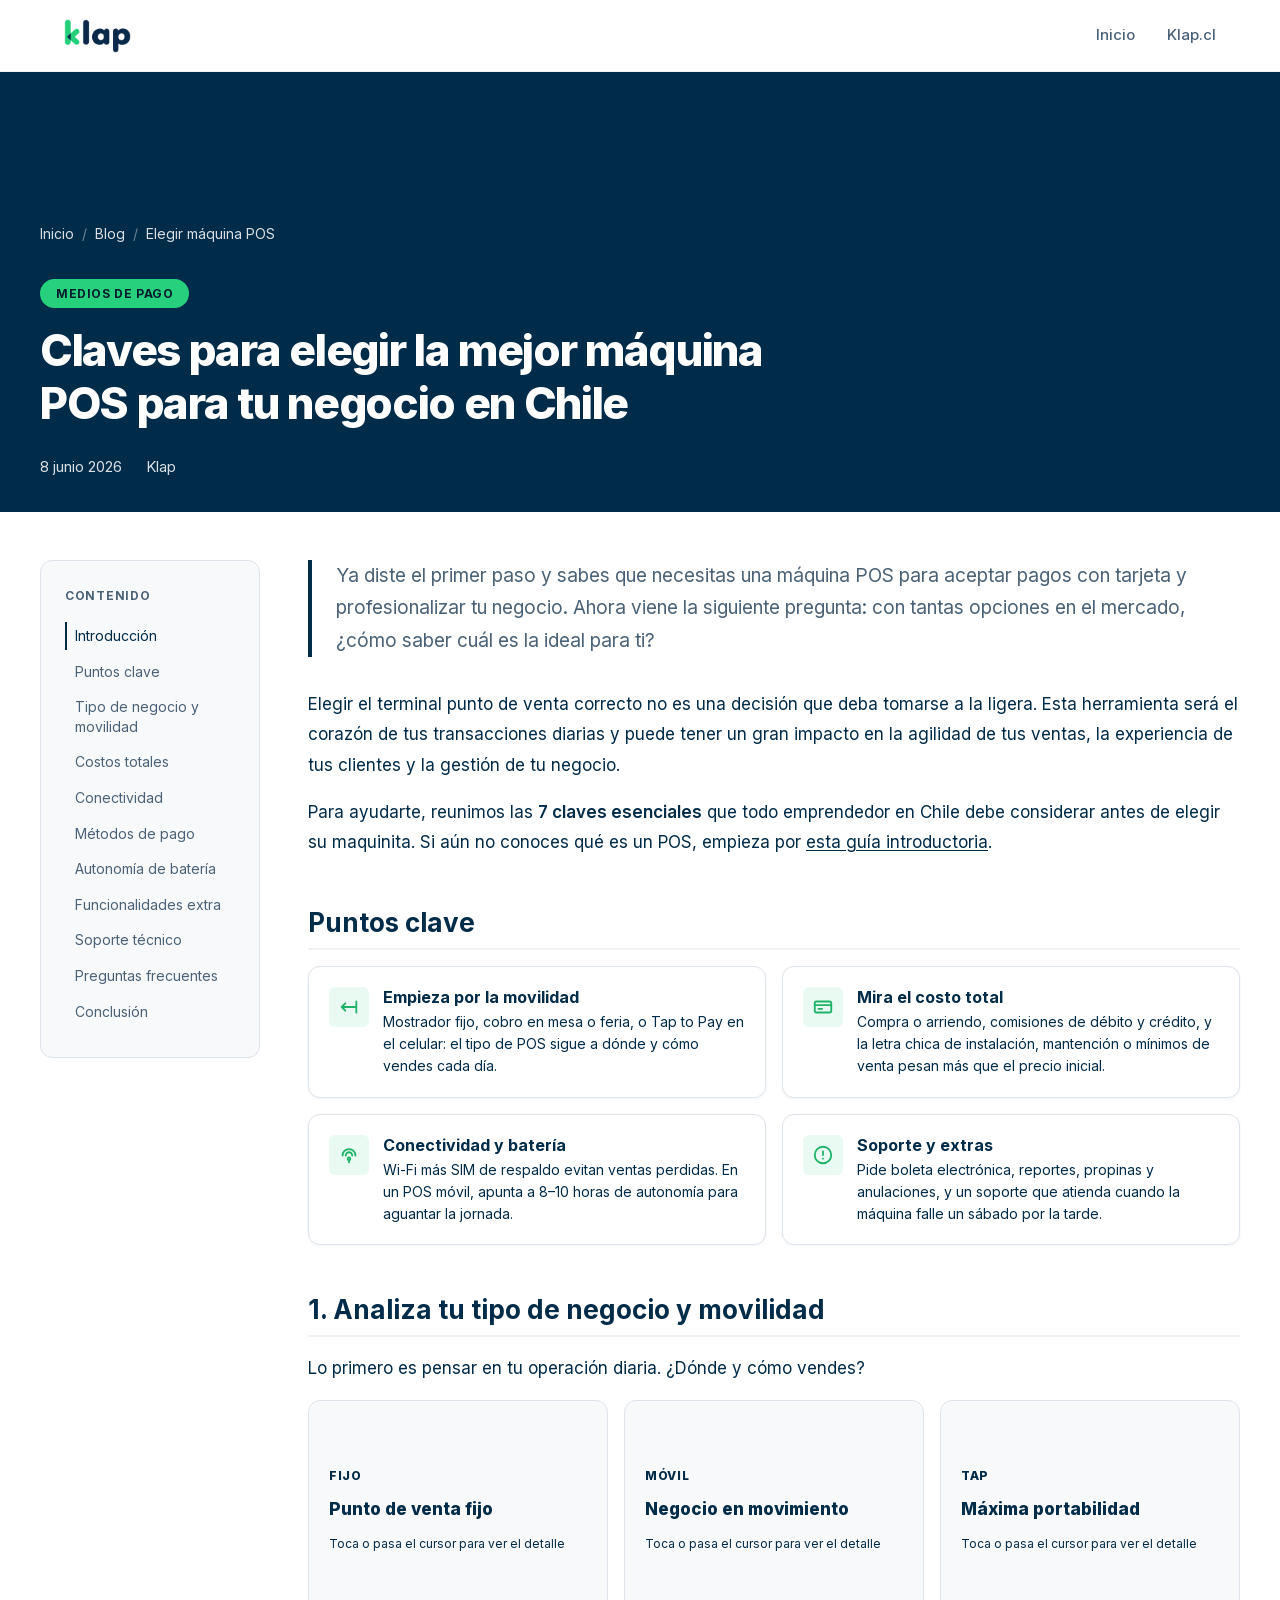
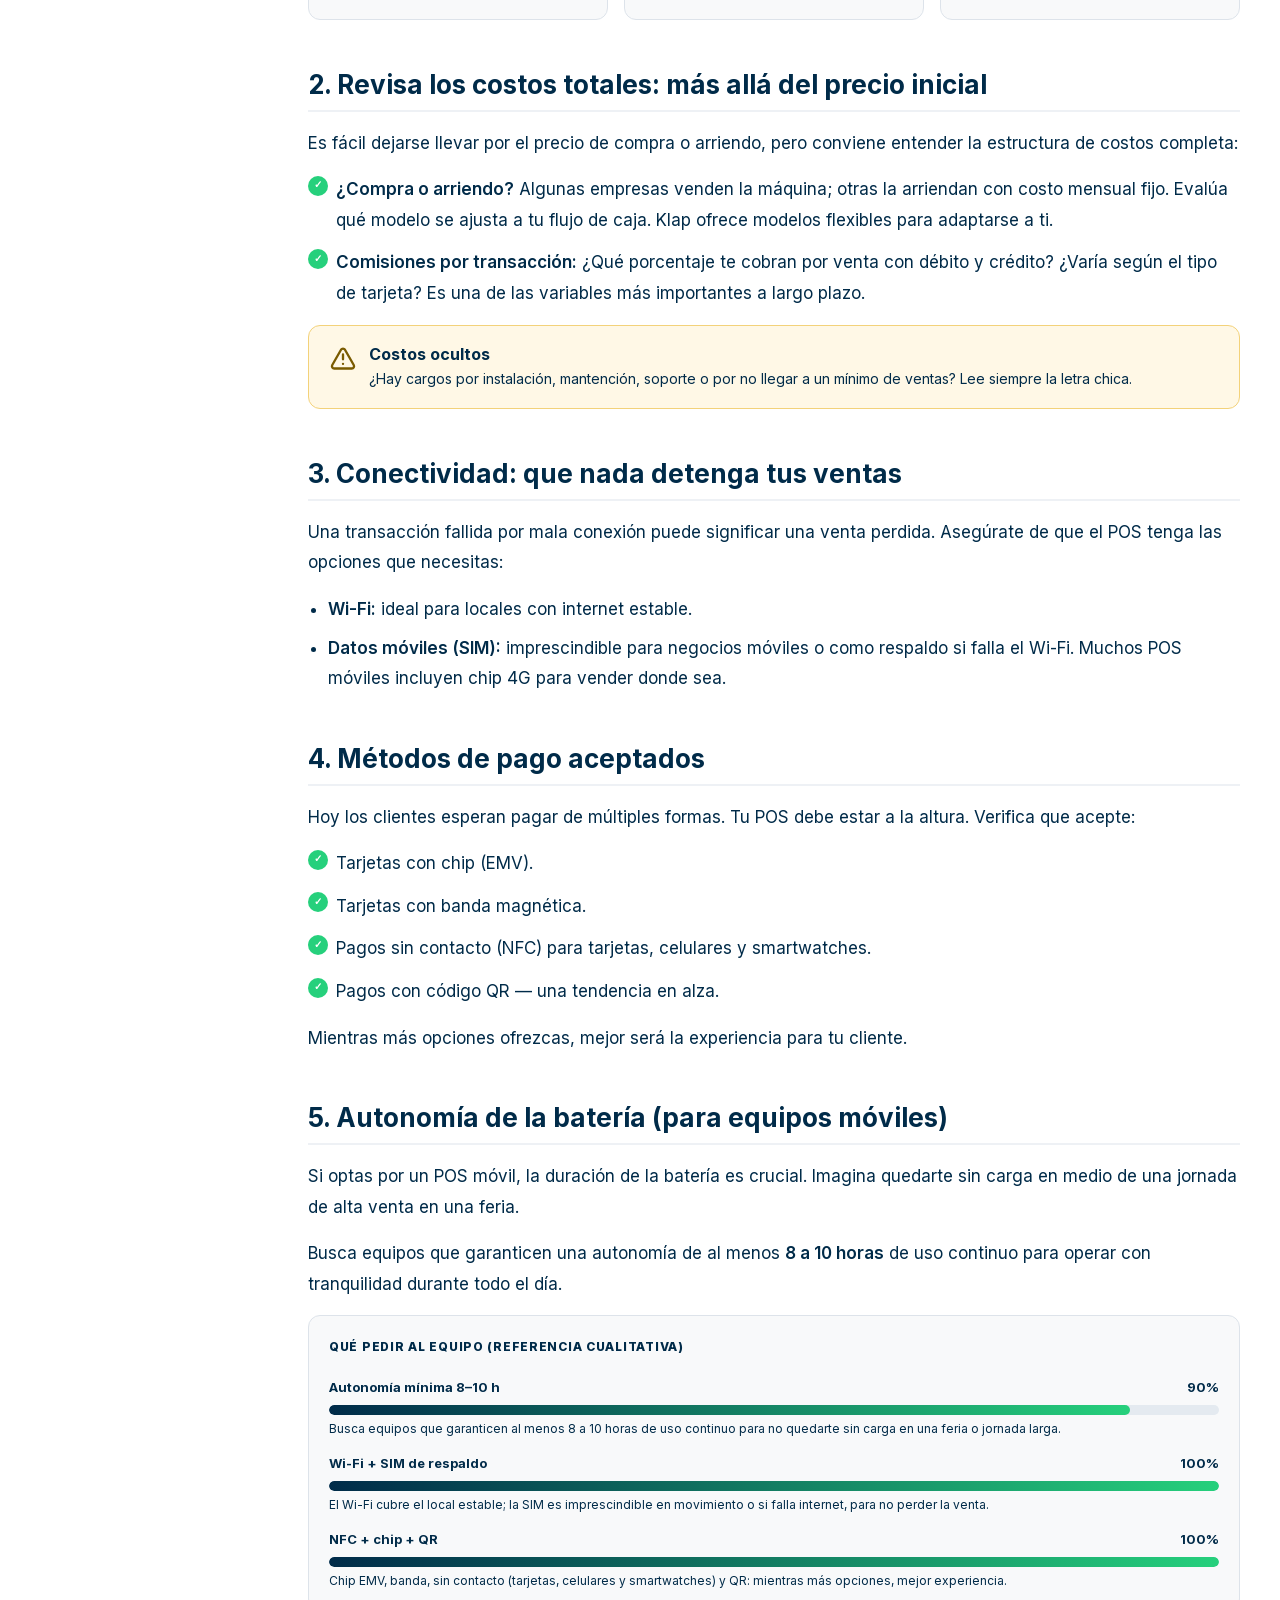
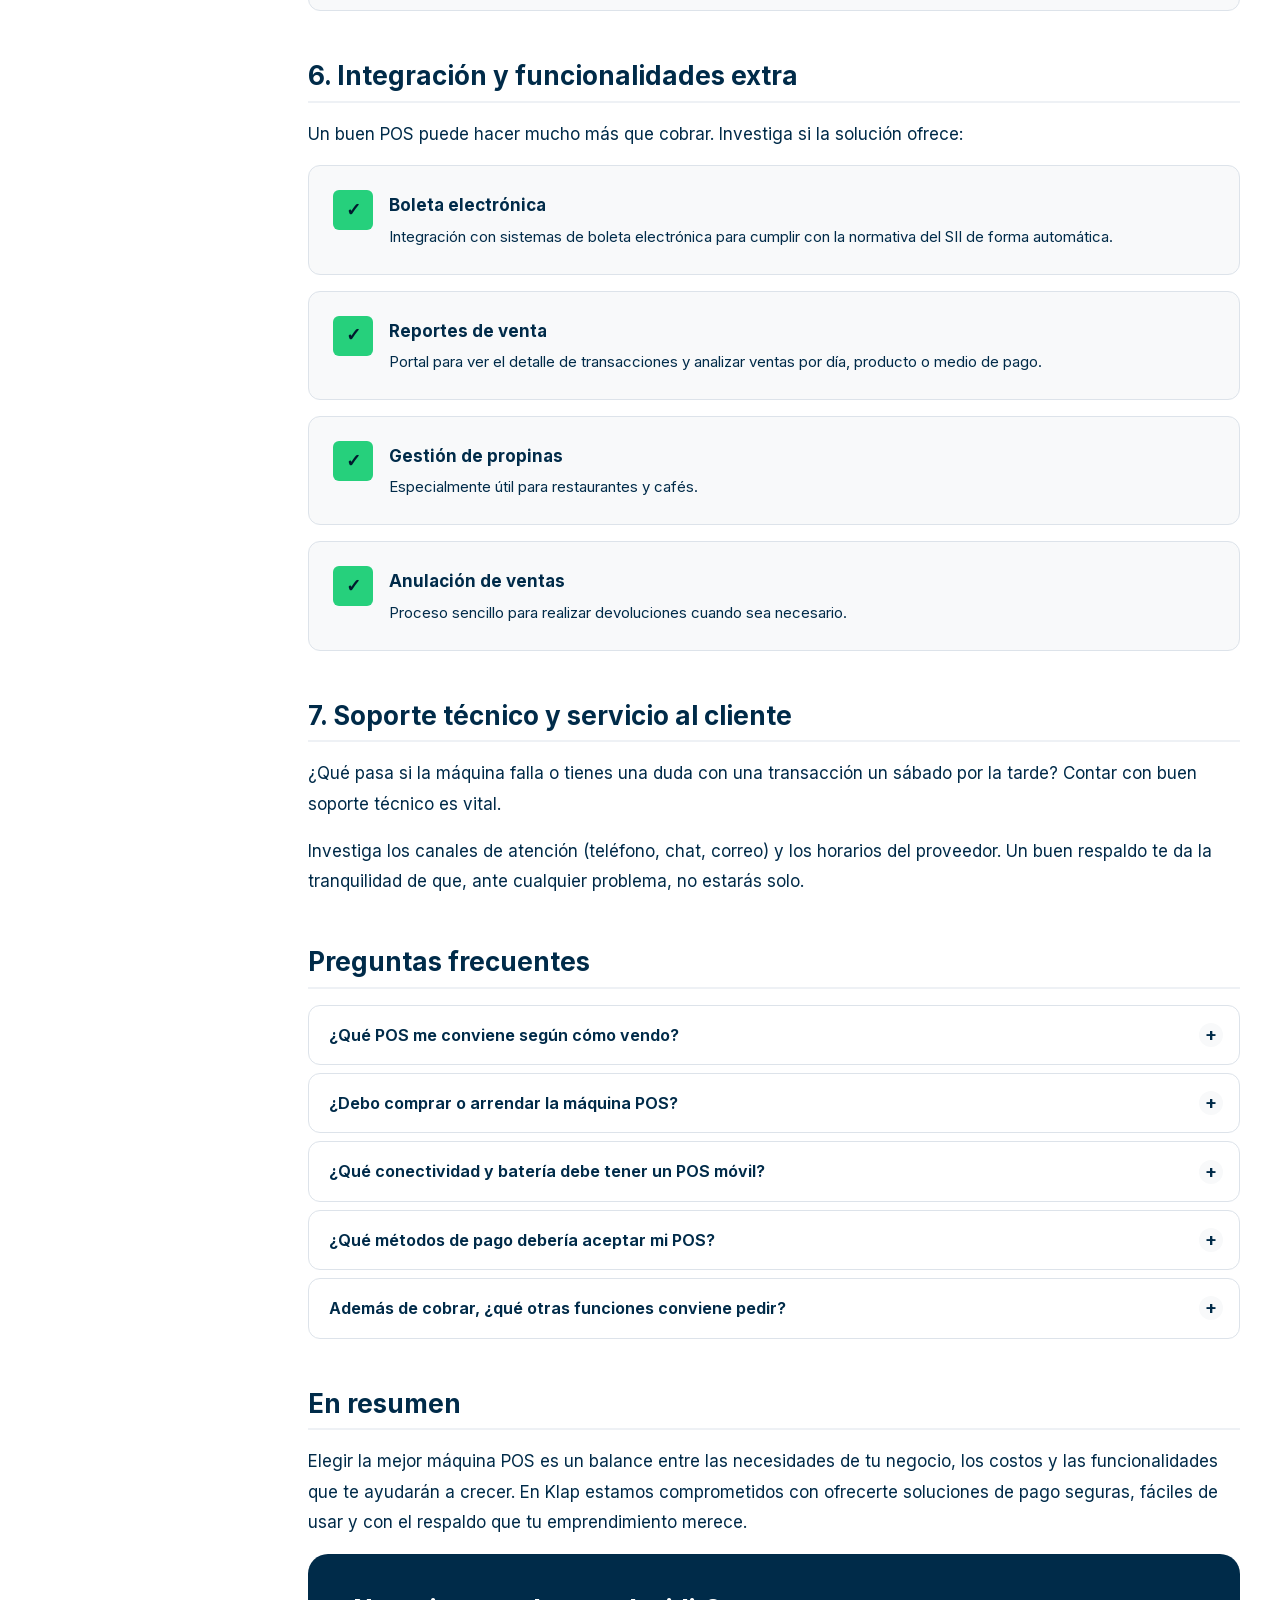
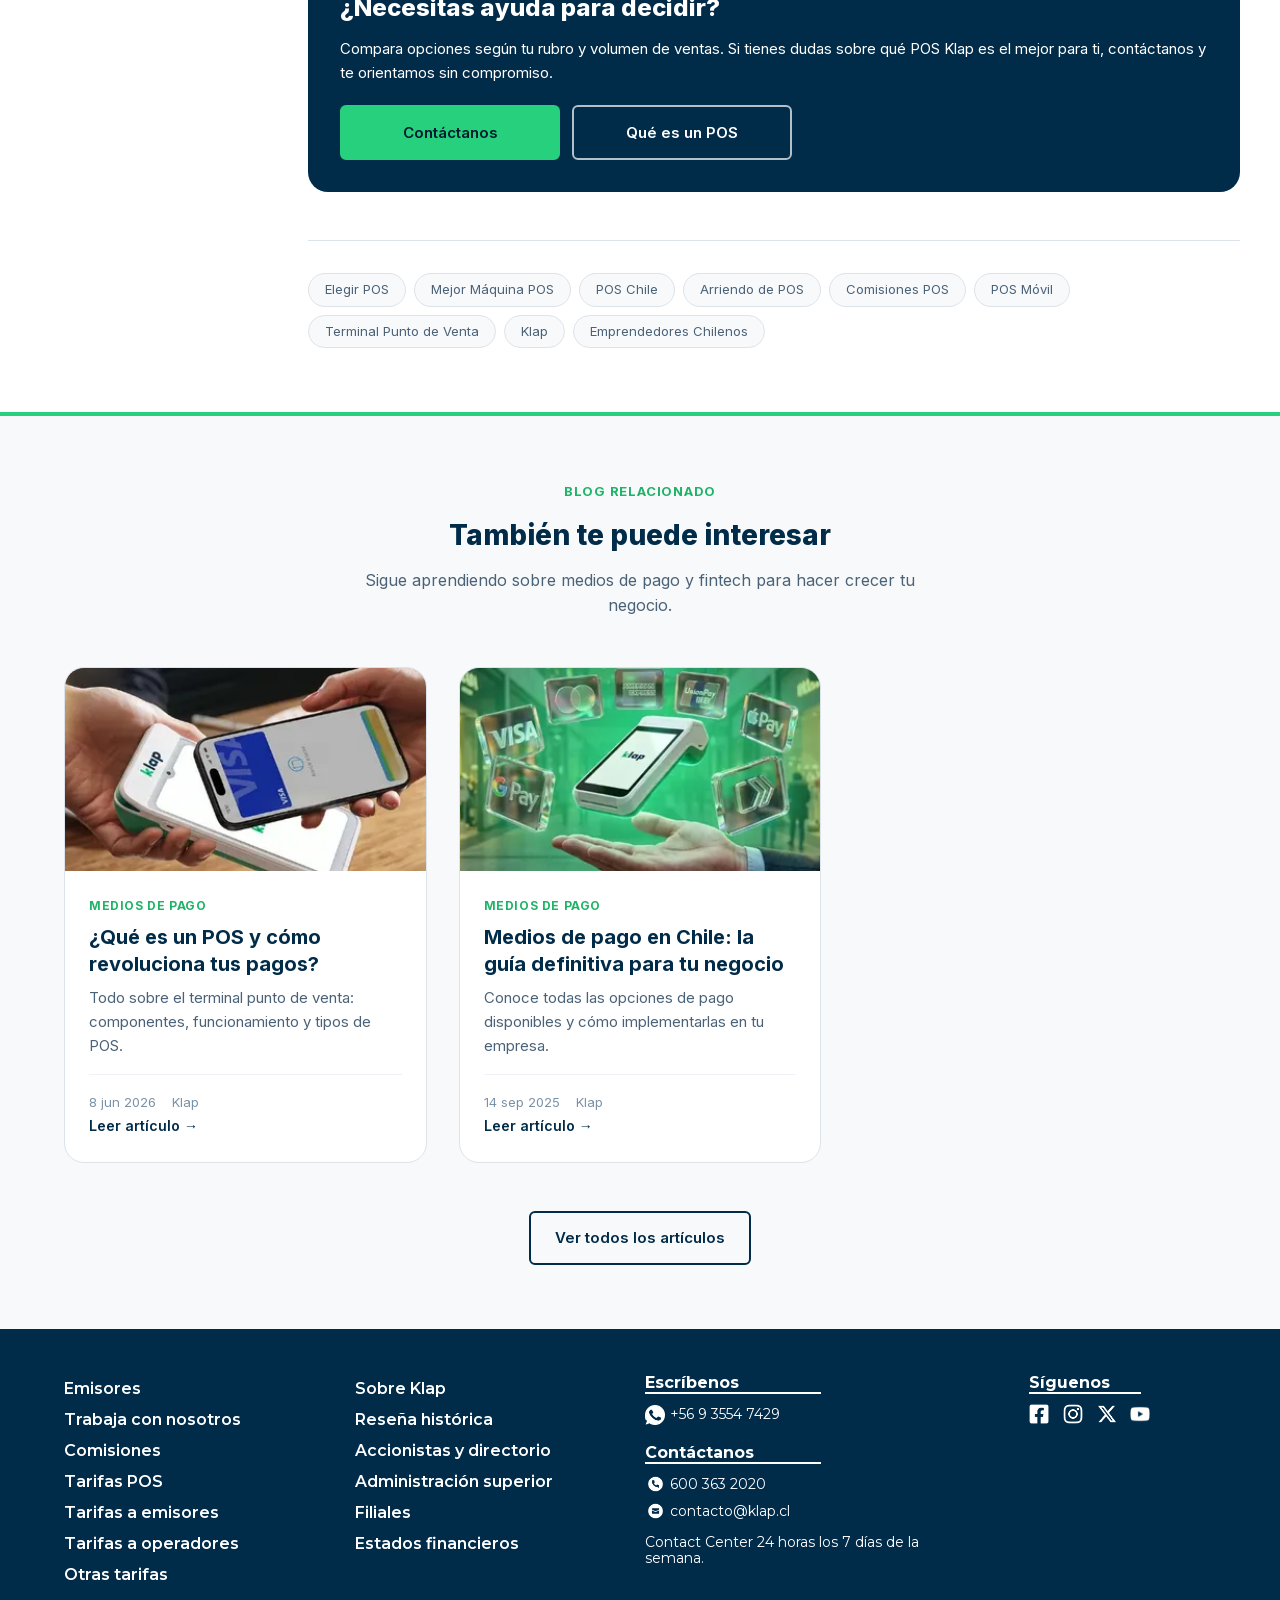
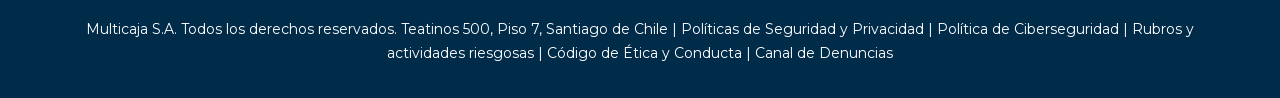
<file: posts/elegir-mejor-maquina-pos.html>
<!DOCTYPE html>
<html lang="es-CL">
<head>
  <meta charset="UTF-8">
  <meta name="viewport" content="width=device-width, initial-scale=1.0, viewport-fit=cover">
  <title>Claves para elegir la mejor máquina POS para tu negocio en Chile | Blog Klap</title>
  <meta name="description" content="Guía para elegir el terminal punto de venta ideal: tipo de negocio, costos, conectividad, métodos de pago, batería, funcionalidades y soporte en Chile.">
  <meta name="keywords" content="elegir POS, mejor máquina POS, POS Chile, arriendo POS, comisiones POS, POS móvil, terminal punto de venta, Klap, emprendedores Chile">
  <meta name="robots" content="index, follow">
  <link rel="canonical" href="https://www.klap.cl/blog-klap/-/blogs/elegir-mejor-maquina-pos">

  <meta property="og:type" content="article">
  <meta property="og:title" content="Claves para elegir la mejor máquina POS para tu negocio en Chile">
  <meta property="og:description" content="7 factores esenciales para elegir la maquinita ideal: movilidad, costos, conectividad, medios de pago y más.">
  <meta property="og:url" content="https://www.klap.cl/blog-klap/-/blogs/elegir-mejor-maquina-pos">
  <meta property="og:image" content="assets/images/posts/elegir-mejor-maquina-pos-1024.webp">
  <meta property="og:locale" content="es_CL">
  <meta property="article:published_time" content="2026-06-08">
  <meta property="article:modified_time" content="2026-09-14">
  <meta property="article:author" content="Klap">

  <meta name="twitter:card" content="summary_large_image">
  <meta name="twitter:title" content="Claves para elegir la mejor máquina POS en Chile">
  <meta name="twitter:description" content="Guía práctica para emprendedores: cómo elegir el POS correcto para tu negocio.">
  <meta name="twitter:image" content="assets/images/posts/elegir-mejor-maquina-pos-1024.webp">

  <link rel="stylesheet" href="../css/base.css?v=32">
  <link rel="stylesheet" href="../css/mobile.css?v=32" media="(max-width: 767px)">
  <link rel="stylesheet" href="../css/desktop.css?v=32" media="(min-width: 768px)">

  <script type="application/ld+json">
  {
    "@context": "https://schema.org",
    "@type": "Article",
    "headline": "Claves para elegir la mejor máquina POS para tu negocio en Chile",
    "description": "Guía con 7 factores esenciales para elegir el terminal punto de venta ideal en Chile.",
    "image": "assets/images/posts/elegir-mejor-maquina-pos-1024.webp",
    "datePublished": "2026-06-08",
    "dateModified": "2026-09-14",
    "author": { "@type": "Organization", "name": "Klap", "url": "https://www.klap.cl" },
    "publisher": {
      "@type": "Organization",
      "name": "Klap",
      "url": "https://www.klap.cl"
    },
    "mainEntityOfPage": {
      "@type": "WebPage",
      "@id": "https://www.klap.cl/blog-klap/-/blogs/elegir-mejor-maquina-pos"
    },
    "keywords": "elegir POS, máquina POS Chile, POS móvil, Klap, terminal punto de venta"
  }
  </script>
  <script type="application/ld+json">
  {
    "@context": "https://schema.org",
    "@type": "FAQPage",
    "mainEntity": [
      {
        "@type": "Question",
        "name": "¿Qué POS me conviene según cómo vendo?",
        "acceptedAnswer": {
          "@type": "Answer",
          "text": "Si tienes mostrador fijo, un POS tradicional conectado a la corriente es robusto y confiable. Si cobras en la mesa, ferias, food truck o a domicilio, necesitas un POS móvil con batería y Wi-Fi o datos. Para independientes o bajo costo inicial, una app Tap to Pay en el celular es una excelente alternativa."
        }
      },
      {
        "@type": "Question",
        "name": "¿Debo comprar o arrendar la máquina POS?",
        "acceptedAnswer": {
          "@type": "Answer",
          "text": "Algunas empresas venden la máquina; otras la arriendan con un costo mensual fijo. Evalúa qué modelo se ajusta a tu flujo de caja. Klap ofrece modelos flexibles. Además de eso, compara comisiones por débito y crédito y lee la letra chica de instalación, mantención o mínimos de venta."
        }
      },
      {
        "@type": "Question",
        "name": "¿Qué conectividad y batería debe tener un POS móvil?",
        "acceptedAnswer": {
          "@type": "Answer",
          "text": "Wi-Fi sirve en locales con internet estable. Datos móviles (SIM) son imprescindibles para negocios en movimiento o como respaldo si falla el Wi-Fi. En equipos móviles, busca una autonomía de al menos 8 a 10 horas de uso continuo."
        }
      },
      {
        "@type": "Question",
        "name": "¿Qué métodos de pago debería aceptar mi POS?",
        "acceptedAnswer": {
          "@type": "Answer",
          "text": "Verifica chip (EMV), banda magnética, pagos sin contacto (NFC) para tarjetas, celulares y smartwatches, y pagos con código QR. Mientras más opciones ofrezcas, mejor será la experiencia para tu cliente."
        }
      },
      {
        "@type": "Question",
        "name": "Además de cobrar, ¿qué otras funciones conviene pedir?",
        "acceptedAnswer": {
          "@type": "Answer",
          "text": "Un buen POS puede integrar boleta electrónica para el SII, reportes de venta, gestión de propinas y anulación de ventas. También investiga canales y horarios de soporte técnico: un sábado por la tarde no deberías quedarte solo si la máquina falla."
        }
      }
    ]
  }
  </script>
</head>
<body>

  <div class="reading-progress" role="progressbar" aria-label="Progreso de lectura" aria-valuemin="0" aria-valuemax="100" aria-valuenow="0">
    <div class="reading-progress__bar"></div>
  </div>

  <header class="site-header" role="banner">
    <div class="container site-header__inner">
      <a href="../index.html" class="site-logo" aria-label="Klap — Inicio del blog">
        <img src="../assets/images/brand/klap-logo.webp" alt="Klap" class="site-logo__img" width="200" height="102" decoding="async">
      </a>
      <button type="button" class="nav-toggle" aria-label="Abrir menú" aria-expanded="false" aria-controls="site-nav">
        <span></span><span></span><span></span>
      </button>
      <nav class="site-nav" id="site-nav" aria-label="Navegación principal">
        <a href="../index.html">Inicio</a>
        <a href="https://www.klap.cl" target="_blank" rel="noopener">Klap.cl</a>
      </nav>
    </div>
  </header>

  <article itemscope itemtype="https://schema.org/Article">
    <header class="article-hero">
      <div class="article-hero__image" aria-hidden="true">
        <picture>
            <source media="(min-width: 768px)" type="image/webp" srcset="../assets/images/posts/elegir-mejor-maquina-pos-1024.webp">
            <img src="[data-uri]" alt="" width="1920" height="640" decoding="async">
          </picture>
      </div>
      <div class="container article-hero__overlay">
        <nav class="breadcrumb" aria-label="Ruta de navegación">
          <a href="../index.html">Inicio</a>
          <span class="breadcrumb__sep" aria-hidden="true">/</span>
          <a href="../index.html">Blog</a>
          <span class="breadcrumb__sep" aria-hidden="true">/</span>
          <span aria-current="page">Elegir máquina POS</span>
        </nav>
        <span class="article-hero__category">Medios de pago</span>
        <h1 class="article-hero__title" itemprop="headline">Claves para elegir la mejor máquina POS para tu negocio en Chile</h1>
        <div class="article-hero__meta">
          <time datetime="2026-06-08" itemprop="datePublished">8 junio 2026</time>
          <span itemprop="author" itemscope itemtype="https://schema.org/Organization">
            <span itemprop="name">Klap</span>
          </span>
        </div>
      </div>
    </header>

    <div class="article-featured-image">
      <picture>
      <source media="(max-width: 767px)" type="image/webp" srcset="../assets/images/posts/elegir-mejor-maquina-pos-800.webp">
      <img src="[data-uri]" alt="Variedad de terminales POS Klap para distintos tipos de negocio" width="800" height="450" fetchpriority="high" decoding="async">
    </picture>
    </div>

    <div class="container article-layout">
      <aside class="toc" aria-label="Tabla de contenidos">
        <button type="button" class="toc__toggle" aria-expanded="false" aria-controls="toc-panel">
          <span>Contenido del artículo</span>
          <span class="toc__toggle-icon" aria-hidden="true">▼</span>
        </button>
        <div class="toc__panel" id="toc-panel">
        <p class="toc__title">Contenido</p>
        <ol>
          <li><a href="#introduccion">Introducción</a></li>
          <li><a href="#puntos-clave">Puntos clave</a></li>
          <li><a href="#tipo-negocio">Tipo de negocio y movilidad</a></li>
          <li><a href="#costos">Costos totales</a></li>
          <li><a href="#conectividad">Conectividad</a></li>
          <li><a href="#metodos-pago">Métodos de pago</a></li>
          <li><a href="#bateria">Autonomía de batería</a></li>
          <li><a href="#funcionalidades">Funcionalidades extra</a></li>
          <li><a href="#soporte">Soporte técnico</a></li>
          <li><a href="#preguntas-frecuentes">Preguntas frecuentes</a></li>
          <li><a href="#conclusion">Conclusión</a></li>
        </ol>
        </div>
      </aside>

      <div class="prose" itemprop="articleBody">

        <section id="introduccion">
          <p class="lead">Ya diste el primer paso y sabes que necesitas una máquina POS para aceptar pagos con tarjeta y profesionalizar tu negocio. Ahora viene la siguiente pregunta: con tantas opciones en el mercado, ¿cómo saber cuál es la ideal para ti?</p>

          <p>Elegir el terminal punto de venta correcto no es una decisión que deba tomarse a la ligera. Esta herramienta será el corazón de tus transacciones diarias y puede tener un gran impacto en la agilidad de tus ventas, la experiencia de tus clientes y la gestión de tu negocio.</p>

          <p>Para ayudarte, reunimos las <strong>7 claves esenciales</strong> que todo emprendedor en Chile debe considerar antes de elegir su maquinita. Si aún no conoces qué es un POS, empieza por <a href="que-es-un-pos.html">esta guía introductoria</a>.</p>
        </section>

        <section id="puntos-clave">
          <h2>Puntos clave</h2>
          <div class="takeaways">
            <article class="takeaway-card">
              <span class="takeaway-card__icon" aria-hidden="true">
                <svg viewBox="0 0 24 24" width="22" height="22" fill="none" stroke="currentColor" stroke-width="2" stroke-linecap="round" stroke-linejoin="round"><path d="M4 12h16M4 12l4-4M4 12l4 4M20 6v12"/></svg>
              </span>
              <div>
                <p class="takeaway-card__title">Empieza por la movilidad</p>
                <p class="takeaway-card__text">Mostrador fijo, cobro en mesa o feria, o Tap to Pay en el celular: el tipo de POS sigue a dónde y cómo vendes cada día.</p>
              </div>
            </article>
            <article class="takeaway-card">
              <span class="takeaway-card__icon" aria-hidden="true">
                <svg viewBox="0 0 24 24" width="22" height="22" fill="none" stroke="currentColor" stroke-width="2" stroke-linecap="round" stroke-linejoin="round"><rect x="3" y="6" width="18" height="12" rx="2"/><path d="M3 10h18"/><path d="M7 14h4"/></svg>
              </span>
              <div>
                <p class="takeaway-card__title">Mira el costo total</p>
                <p class="takeaway-card__text">Compra o arriendo, comisiones de débito y crédito, y la letra chica de instalación, mantención o mínimos de venta pesan más que el precio inicial.</p>
              </div>
            </article>
            <article class="takeaway-card">
              <span class="takeaway-card__icon" aria-hidden="true">
                <svg viewBox="0 0 24 24" width="22" height="22" fill="none" stroke="currentColor" stroke-width="2" stroke-linecap="round" stroke-linejoin="round"><path d="M5 12.5a7 7 0 0114 0"/><path d="M8.5 12.5a3.5 3.5 0 017 0"/><circle cx="12" cy="16" r="1.5"/><path d="M12 18v2"/></svg>
              </span>
              <div>
                <p class="takeaway-card__title">Conectividad y batería</p>
                <p class="takeaway-card__text">Wi-Fi más SIM de respaldo evitan ventas perdidas. En un POS móvil, apunta a 8–10 horas de autonomía para aguantar la jornada.</p>
              </div>
            </article>
            <article class="takeaway-card">
              <span class="takeaway-card__icon" aria-hidden="true">
                <svg viewBox="0 0 24 24" width="22" height="22" fill="none" stroke="currentColor" stroke-width="2" stroke-linecap="round" stroke-linejoin="round"><circle cx="12" cy="12" r="9"/><path d="M12 8v4M12 16h.01"/></svg>
              </span>
              <div>
                <p class="takeaway-card__title">Soporte y extras</p>
                <p class="takeaway-card__text">Pide boleta electrónica, reportes, propinas y anulaciones, y un soporte que atienda cuando la máquina falle un sábado por la tarde.</p>
              </div>
            </article>
          </div>
        </section>

        <section id="tipo-negocio">
          <h2>1. Analiza tu tipo de negocio y movilidad</h2>
          <p>Lo primero es pensar en tu operación diaria. ¿Dónde y cómo vendes?</p>

          <div class="flip-grid">
            <article class="flip-card" aria-label="Punto de venta fijo. Toca para ver el detalle.">
              <div class="flip-card__inner">
                <div class="flip-card__face flip-card__front">
                  <p class="flip-card__num">Fijo</p>
                  <p class="flip-card__title">Punto de venta fijo</p>
                  <p class="flip-card__hint">Toca o pasa el cursor para ver el detalle</p>
                </div>
                <div class="flip-card__face flip-card__back">
                  <p class="flip-card__num">Cuándo te sirve</p>
                  <p class="flip-card__title">Punto de venta fijo</p>
                  <p class="flip-card__text">Si tienes una tienda, local o restaurante con mostrador fijo, un POS tradicional conectado a la corriente puede ser robusto y confiable.</p>
                </div>
              </div>
            </article>
            <article class="flip-card" aria-label="Negocio en movimiento. Toca para ver el detalle.">
              <div class="flip-card__inner">
                <div class="flip-card__face flip-card__front">
                  <p class="flip-card__num">Móvil</p>
                  <p class="flip-card__title">Negocio en movimiento</p>
                  <p class="flip-card__hint">Toca o pasa el cursor para ver el detalle</p>
                </div>
                <div class="flip-card__face flip-card__back">
                  <p class="flip-card__num">Cuándo te sirve</p>
                  <p class="flip-card__title">Negocio en movimiento</p>
                  <p class="flip-card__text">Si cobras en la mesa, tienes food truck, vendes en ferias o a domicilio, necesitas un POS móvil con batería y conexión Wi-Fi o datos móviles.</p>
                </div>
              </div>
            </article>
            <article class="flip-card" aria-label="Máxima portabilidad con Tap to Pay. Toca para ver el detalle.">
              <div class="flip-card__inner">
                <div class="flip-card__face flip-card__front">
                  <p class="flip-card__num">Tap</p>
                  <p class="flip-card__title">Máxima portabilidad</p>
                  <p class="flip-card__hint">Toca o pasa el cursor para ver el detalle</p>
                </div>
                <div class="flip-card__face flip-card__back">
                  <p class="flip-card__num">Cuándo te sirve</p>
                  <p class="flip-card__title">Máxima portabilidad</p>
                  <p class="flip-card__text">Para independientes o bajo costo inicial, las apps que convierten tu celular en POS (Tap to Pay) son una excelente alternativa.</p>
                </div>
              </div>
            </article>
          </div>
        </section>

        <section id="costos">
          <h2>2. Revisa los costos totales: más allá del precio inicial</h2>
          <p>Es fácil dejarse llevar por el precio de compra o arriendo, pero conviene entender la estructura de costos completa:</p>

          <ul class="checklist">
            <li><strong>¿Compra o arriendo?</strong> Algunas empresas venden la máquina; otras la arriendan con costo mensual fijo. Evalúa qué modelo se ajusta a tu flujo de caja. Klap ofrece modelos flexibles para adaptarse a ti.</li>
            <li><strong>Comisiones por transacción:</strong> ¿Qué porcentaje te cobran por venta con débito y crédito? ¿Varía según el tipo de tarjeta? Es una de las variables más importantes a largo plazo.</li>
          </ul>

          <div class="alert alert--warning" role="note">
            <span class="alert__icon" aria-hidden="true">
              <svg viewBox="0 0 24 24" width="28" height="28" fill="none" stroke="currentColor" stroke-width="2" stroke-linecap="round" stroke-linejoin="round"><path d="M12 9v4M12 17h.01"/><path d="M10.3 4.9L2.8 18a2 2 0 001.7 3h15a2 2 0 001.7-3L13.7 4.9a2 2 0 00-3.4 0z"/></svg>
            </span>
            <div>
              <p class="alert__title">Costos ocultos</p>
              <p class="alert__text">¿Hay cargos por instalación, mantención, soporte o por no llegar a un mínimo de ventas? Lee siempre la letra chica.</p>
            </div>
          </div>
        </section>

        <section id="conectividad">
          <h2>3. Conectividad: que nada detenga tus ventas</h2>
          <p>Una transacción fallida por mala conexión puede significar una venta perdida. Asegúrate de que el POS tenga las opciones que necesitas:</p>

          <ul>
            <li><strong>Wi-Fi:</strong> ideal para locales con internet estable.</li>
            <li><strong>Datos móviles (SIM):</strong> imprescindible para negocios móviles o como respaldo si falla el Wi-Fi. Muchos POS móviles incluyen chip 4G para vender donde sea.</li>
          </ul>
        </section>

        <section id="metodos-pago">
          <h2>4. Métodos de pago aceptados</h2>
          <p>Hoy los clientes esperan pagar de múltiples formas. Tu POS debe estar a la altura. Verifica que acepte:</p>

          <ul class="checklist">
            <li>Tarjetas con chip (EMV).</li>
            <li>Tarjetas con banda magnética.</li>
            <li>Pagos sin contacto (NFC) para tarjetas, celulares y smartwatches.</li>
            <li>Pagos con código QR — una tendencia en alza.</li>
          </ul>

          <p>Mientras más opciones ofrezcas, mejor será la experiencia para tu cliente.</p>
        </section>

        <section id="bateria">
          <h2>5. Autonomía de la batería (para equipos móviles)</h2>
          <p>Si optas por un POS móvil, la duración de la batería es crucial. Imagina quedarte sin carga en medio de una jornada de alta venta en una feria.</p>

          <p>Busca equipos que garanticen una autonomía de al menos <strong>8 a 10 horas</strong> de uso continuo para operar con tranquilidad durante todo el día.</p>

          <div class="metric-bars" data-metric-bars>
            <p class="metric-bars__title">Qué pedir al equipo (referencia cualitativa)</p>
            <div class="metric-bar">
              <div class="metric-bar__head"><span>Autonomía mínima 8–10 h</span><span class="metric-bar__value">90%</span></div>
              <div class="metric-bar__track"><span class="metric-bar__fill" style="--bar: 90%"></span></div>
              <p class="metric-bar__hint">Busca equipos que garanticen al menos 8 a 10 horas de uso continuo para no quedarte sin carga en una feria o jornada larga.</p>
            </div>
            <div class="metric-bar">
              <div class="metric-bar__head"><span>Wi-Fi + SIM de respaldo</span><span class="metric-bar__value">100%</span></div>
              <div class="metric-bar__track"><span class="metric-bar__fill" style="--bar: 100%"></span></div>
              <p class="metric-bar__hint">El Wi-Fi cubre el local estable; la SIM es imprescindible en movimiento o si falla internet, para no perder la venta.</p>
            </div>
            <div class="metric-bar">
              <div class="metric-bar__head"><span>NFC + chip + QR</span><span class="metric-bar__value">100%</span></div>
              <div class="metric-bar__track"><span class="metric-bar__fill" style="--bar: 100%"></span></div>
              <p class="metric-bar__hint">Chip EMV, banda, sin contacto (tarjetas, celulares y smartwatches) y QR: mientras más opciones, mejor experiencia.</p>
            </div>
          </div>
        </section>

        <section id="funcionalidades">
          <h2>6. Integración y funcionalidades extra</h2>
          <p>Un buen POS puede hacer mucho más que cobrar. Investiga si la solución ofrece:</p>

          <div class="reason-cards">
            <div class="reason-card">
              <span class="reason-card__number" aria-hidden="true">✓</span>
              <div>
                <p class="reason-card__title">Boleta electrónica</p>
                <p class="reason-card__text">Integración con sistemas de boleta electrónica para cumplir con la normativa del SII de forma automática.</p>
              </div>
            </div>
            <div class="reason-card">
              <span class="reason-card__number" aria-hidden="true">✓</span>
              <div>
                <p class="reason-card__title">Reportes de venta</p>
                <p class="reason-card__text">Portal para ver el detalle de transacciones y analizar ventas por día, producto o medio de pago.</p>
              </div>
            </div>
            <div class="reason-card">
              <span class="reason-card__number" aria-hidden="true">✓</span>
              <div>
                <p class="reason-card__title">Gestión de propinas</p>
                <p class="reason-card__text">Especialmente útil para restaurantes y cafés.</p>
              </div>
            </div>
            <div class="reason-card">
              <span class="reason-card__number" aria-hidden="true">✓</span>
              <div>
                <p class="reason-card__title">Anulación de ventas</p>
                <p class="reason-card__text">Proceso sencillo para realizar devoluciones cuando sea necesario.</p>
              </div>
            </div>
          </div>
        </section>

        <section id="soporte">
          <h2>7. Soporte técnico y servicio al cliente</h2>
          <p>¿Qué pasa si la máquina falla o tienes una duda con una transacción un sábado por la tarde? Contar con buen soporte técnico es vital.</p>

          <p>Investiga los canales de atención (teléfono, chat, correo) y los horarios del proveedor. Un buen respaldo te da la tranquilidad de que, ante cualquier problema, no estarás solo.</p>
        </section>

        <section id="preguntas-frecuentes">
          <h2>Preguntas frecuentes</h2>
          <div class="faq">
            <details class="faq-item">
              <summary>¿Qué POS me conviene según cómo vendo?</summary>
              <div class="faq-item__answer">
                <p>Si tienes mostrador fijo, un POS tradicional conectado a la corriente es robusto y confiable. Si cobras en la mesa, ferias, food truck o a domicilio, necesitas un POS móvil con batería y Wi-Fi o datos. Para independientes o bajo costo inicial, una app Tap to Pay en el celular es una excelente alternativa.</p>
              </div>
            </details>
            <details class="faq-item">
              <summary>¿Debo comprar o arrendar la máquina POS?</summary>
              <div class="faq-item__answer">
                <p>Algunas empresas venden la máquina; otras la arriendan con un costo mensual fijo. Evalúa qué modelo se ajusta a tu flujo de caja. Klap ofrece modelos flexibles. Además de eso, compara comisiones por débito y crédito y lee la letra chica de instalación, mantención o mínimos de venta.</p>
              </div>
            </details>
            <details class="faq-item">
              <summary>¿Qué conectividad y batería debe tener un POS móvil?</summary>
              <div class="faq-item__answer">
                <p>Wi-Fi sirve en locales con internet estable. Datos móviles (SIM) son imprescindibles para negocios en movimiento o como respaldo si falla el Wi-Fi. En equipos móviles, busca una autonomía de al menos 8 a 10 horas de uso continuo.</p>
              </div>
            </details>
            <details class="faq-item">
              <summary>¿Qué métodos de pago debería aceptar mi POS?</summary>
              <div class="faq-item__answer">
                <p>Verifica chip (EMV), banda magnética, pagos sin contacto (NFC) para tarjetas, celulares y smartwatches, y pagos con código QR. Mientras más opciones ofrezcas, mejor será la experiencia para tu cliente.</p>
              </div>
            </details>
            <details class="faq-item">
              <summary>Además de cobrar, ¿qué otras funciones conviene pedir?</summary>
              <div class="faq-item__answer">
                <p>Un buen POS puede integrar boleta electrónica para el SII, reportes de venta, gestión de propinas y anulación de ventas. También investiga canales y horarios de soporte técnico: un sábado por la tarde no deberías quedarte solo si la máquina falla.</p>
              </div>
            </details>
          </div>
        </section>

        <section id="conclusion">
          <h2>En resumen</h2>
          <p>Elegir la mejor máquina POS es un balance entre las necesidades de tu negocio, los costos y las funcionalidades que te ayudarán a crecer. En Klap estamos comprometidos con ofrecerte soluciones de pago seguras, fáciles de usar y con el respaldo que tu emprendimiento merece.</p>

          <div class="article-cta">
            <p class="article-cta__title">¿Necesitas ayuda para decidir?</p>
            <p class="article-cta__text">Compara opciones según tu rubro y volumen de ventas. Si tienes dudas sobre qué POS Klap es el mejor para ti, contáctanos y te orientamos sin compromiso.</p>
            <div class="article-cta__actions">
              <a class="btn btn--solid" href="https://www.klap.cl/contacto" target="_blank" rel="noopener">Contáctanos</a>
              <a class="btn btn--ghost" href="que-es-un-pos.html">Qué es un POS</a>
            </div>
          </div>
        </section>

        <div class="tags" aria-label="Palabras clave">
          <span class="tag">Elegir POS</span>
          <span class="tag">Mejor Máquina POS</span>
          <span class="tag">POS Chile</span>
          <span class="tag">Arriendo de POS</span>
          <span class="tag">Comisiones POS</span>
          <span class="tag">POS Móvil</span>
          <span class="tag">Terminal Punto de Venta</span>
          <span class="tag">Klap</span>
          <span class="tag">Emprendedores Chilenos</span>
        </div>
      </div>
    </div>
  </article>

  <section class="related-posts" aria-labelledby="related-title">
    <div class="container">
      <header class="related-posts__header">
        <p class="related-posts__label">Blog relacionado</p>
        <h2 id="related-title" class="related-posts__title">También te puede interesar</h2>
        <p class="related-posts__subtitle">Sigue aprendiendo sobre medios de pago y fintech para hacer crecer tu negocio.</p>
      </header>

      <div class="posts-grid related-posts__grid">
        <article class="post-card">
          <div class="post-card__image">
            <a href="que-es-un-pos.html" tabindex="-1" aria-hidden="true">
              <img src="../assets/images/posts/que-es-un-pos-800.webp" srcset="../assets/images/posts/que-es-un-pos-800.webp 800w, ../assets/images/posts/que-es-un-pos-1024.webp 1024w" sizes="(max-width: 767px) calc(100vw - 48px), 380px" alt="Qué es un POS" width="800" height="450" loading="lazy" decoding="async">
            </a>
          </div>
          <div class="post-card__body">
            <span class="post-card__category">Medios de pago</span>
            <h3 class="post-card__title"><a href="que-es-un-pos.html">¿Qué es un POS y cómo revoluciona tus pagos?</a></h3>
            <p class="post-card__excerpt">Todo sobre el terminal punto de venta: componentes, funcionamiento y tipos de POS.</p>
            <div class="post-card__meta"><time datetime="2026-06-08">8 jun 2026</time><span>Klap</span></div>
            <a href="que-es-un-pos.html" class="post-card__read-more">Leer artículo →</a>
          </div>
        </article>

        <article class="post-card">
          <div class="post-card__image">
            <a href="medios-de-pago-chile-guia-definitiva.html" tabindex="-1" aria-hidden="true">
              <img src="../assets/images/posts/medios-de-pago-chile-guia-definitiva-800.webp" srcset="../assets/images/posts/medios-de-pago-chile-guia-definitiva-800.webp 800w, ../assets/images/posts/medios-de-pago-chile-guia-definitiva-1024.webp 1024w" sizes="(max-width: 767px) calc(100vw - 48px), 380px" alt="Medios de pago en Chile: la guía definitiva para tu negocio" width="1024" height="249" loading="lazy" decoding="async">
            </a>
          </div>
          <div class="post-card__body">
            <span class="post-card__category">Medios de pago</span>
            <h3 class="post-card__title"><a href="medios-de-pago-chile-guia-definitiva.html">Medios de pago en Chile: la guía definitiva para tu negocio</a></h3>
            <p class="post-card__excerpt">Conoce todas las opciones de pago disponibles y cómo implementarlas en tu empresa.</p>
            <div class="post-card__meta"><time datetime="2025-09-14">14 sep 2025</time><span>Klap</span></div>
            <a href="medios-de-pago-chile-guia-definitiva.html" class="post-card__read-more">Leer artículo →</a>
          </div>
        </article>
      </div>

      <div class="related-posts__footer">
        <a href="../index.html" class="btn btn--outline">Ver todos los artículos</a>
      </div>
    </div>
  </section>

  <footer class="site-footer" role="contentinfo">
    <div class="container">
      <div class="site-footer__grid">
        <nav class="site-footer__col" aria-label="Emisores y tarifas">
          <ul class="site-footer__list">
            <li><a href="https://www.klap.cl/emisores" target="_blank" rel="noopener">Emisores</a></li>
            <li><a href="https://www.klap.cl/trabaja-con-nosotros1" target="_blank" rel="noopener">Trabaja con nosotros</a></li>
            <li><a href="https://www.klap.cl/comisiones" target="_blank" rel="noopener">Comisiones</a></li>
            <li><a href="https://www.klap.cl/tarifas-pos" target="_blank" rel="noopener">Tarifas POS</a></li>
            <li><a href="https://www.klap.cl/tarifas-a-emisores" target="_blank" rel="noopener">Tarifas a emisores</a></li>
            <li><a href="https://www.klap.cl/tarifas-a-operadores" target="_blank" rel="noopener">Tarifas a operadores</a></li>
            <li><a href="https://www.klap.cl/otras-tarifas" target="_blank" rel="noopener">Otras tarifas</a></li>
          </ul>
        </nav>

        <nav class="site-footer__col" aria-label="Sobre Klap">
          <ul class="site-footer__list">
            <li><a href="https://www.klap.cl/corporativo" target="_blank" rel="noopener">Sobre Klap</a></li>
            <li><a href="https://www.klap.cl/corporativo/resena-historica" target="_blank" rel="noopener">Reseña histórica</a></li>
            <li><a href="https://www.klap.cl/corporativo/accionistas-y-directorio" target="_blank" rel="noopener">Accionistas y directorio</a></li>
            <li><a href="https://www.klap.cl/corporativo/administracion-superior" target="_blank" rel="noopener">Administración superior</a></li>
            <li><a href="https://www.klap.cl/corporativo/filiales" target="_blank" rel="noopener">Filiales</a></li>
            <li><a href="https://www.klap.cl/corporativo/estados-financieros" target="_blank" rel="noopener">Estados financieros</a></li>
          </ul>
        </nav>

        <div class="site-footer__col site-footer__contact">
          <p class="site-footer__heading">Escríbenos</p>
          <p class="site-footer__row">
            <img class="site-footer__icon" src="../assets/icons/footer/whatsapp.png" alt="Teléfono Whatsapp" width="20" height="20">
            <a class="site-footer__whatsapp" href="https://api.whatsapp.com/send?phone=56935547429" target="_blank" rel="noopener">+56 9 3554 7429</a>
          </p>
          <p class="site-footer__heading">Contáctanos</p>
          <p class="site-footer__row">
            <img class="site-footer__icon" src="../assets/icons/footer/phone.png" alt="Teléfono" width="20" height="20">
            <a href="tel:6003632020">600 363 2020</a>
          </p>
          <p class="site-footer__row">
            <img class="site-footer__icon" src="../assets/icons/footer/email.png" alt="Correo Contacto" width="20" height="20">
            <a href="mailto:contacto@klap.cl">contacto@klap.cl</a>
          </p>
          <p class="site-footer__hours">Contact Center 24 horas los 7 días de la semana.</p>
        </div>

        <div class="site-footer__col site-footer__social">
          <p class="site-footer__heading">Síguenos</p>
          <div class="site-footer__rrss">
            <a href="https://www.facebook.com/Klap.Chile/" target="_blank" rel="noopener" aria-label="Facebook">
              <img class="site-footer__icon" src="../assets/icons/footer/facebook.png" alt="Facebook" width="20" height="20">
            </a>
            <a href="https://www.instagram.com/KlapChile/" target="_blank" rel="noopener" aria-label="Instagram">
              <img class="site-footer__icon" src="../assets/icons/footer/instagram.png" alt="Instagram" width="20" height="20">
            </a>
            <a href="https://twitter.com/KlapCL" target="_blank" rel="noopener" aria-label="X">
              <img class="site-footer__icon" src="../assets/icons/footer/x.png" alt="X" width="20" height="20">
            </a>
            <a href="https://www.youtube.com/channel/UC9lYDc6nnPbQkR2c2wWHtZg?view_as=subscriber" target="_blank" rel="noopener" aria-label="YouTube">
              <img class="site-footer__icon" src="../assets/icons/footer/youtube.png" alt="Youtube" width="20" height="20">
            </a>
          </div>
        </div>
      </div>

      <p class="site-footer__legal">
        Multicaja S.A. Todos los derechos reservados. Teatinos 500, Piso 7, Santiago de Chile |
        <a href="https://www.klap.cl/home-comercios/politica-de-seguridad" target="_blank" rel="noopener">Políticas de Seguridad y Privacidad</a>
        |
        <a href="https://www.klap.cl/documents/34450/0/Politica_de_Seguridad_de_la_Informacion_Ciberseguridad_V8.2.pdf/9d4c741d-688f-0311-f4cd-349dcd6ccf31?t=1769457745805" target="_blank" rel="noopener">Política de Ciberseguridad</a>
        |
        <a href="https://www.klap.cl/documents/34450/134565/rubros_y_actividades_riesgosas.pdf" target="_blank" rel="noopener">Rubros y actividades riesgosas</a>
        |
        <a href="https://www.klap.cl/documents/34450/134565/Codigo_de_etica_y_conducta_Klap.pdf" target="_blank" rel="noopener">Código de Ética y Conducta</a>
        |
        <a href="https://sonda.ines.cl/klap/formulario/" target="_blank" rel="noopener">Canal de Denuncias</a>
      </p>
    </div>
  </footer>

  <script src="../js/main.js?v=5" defer></script>
</body>
</html>
</file>
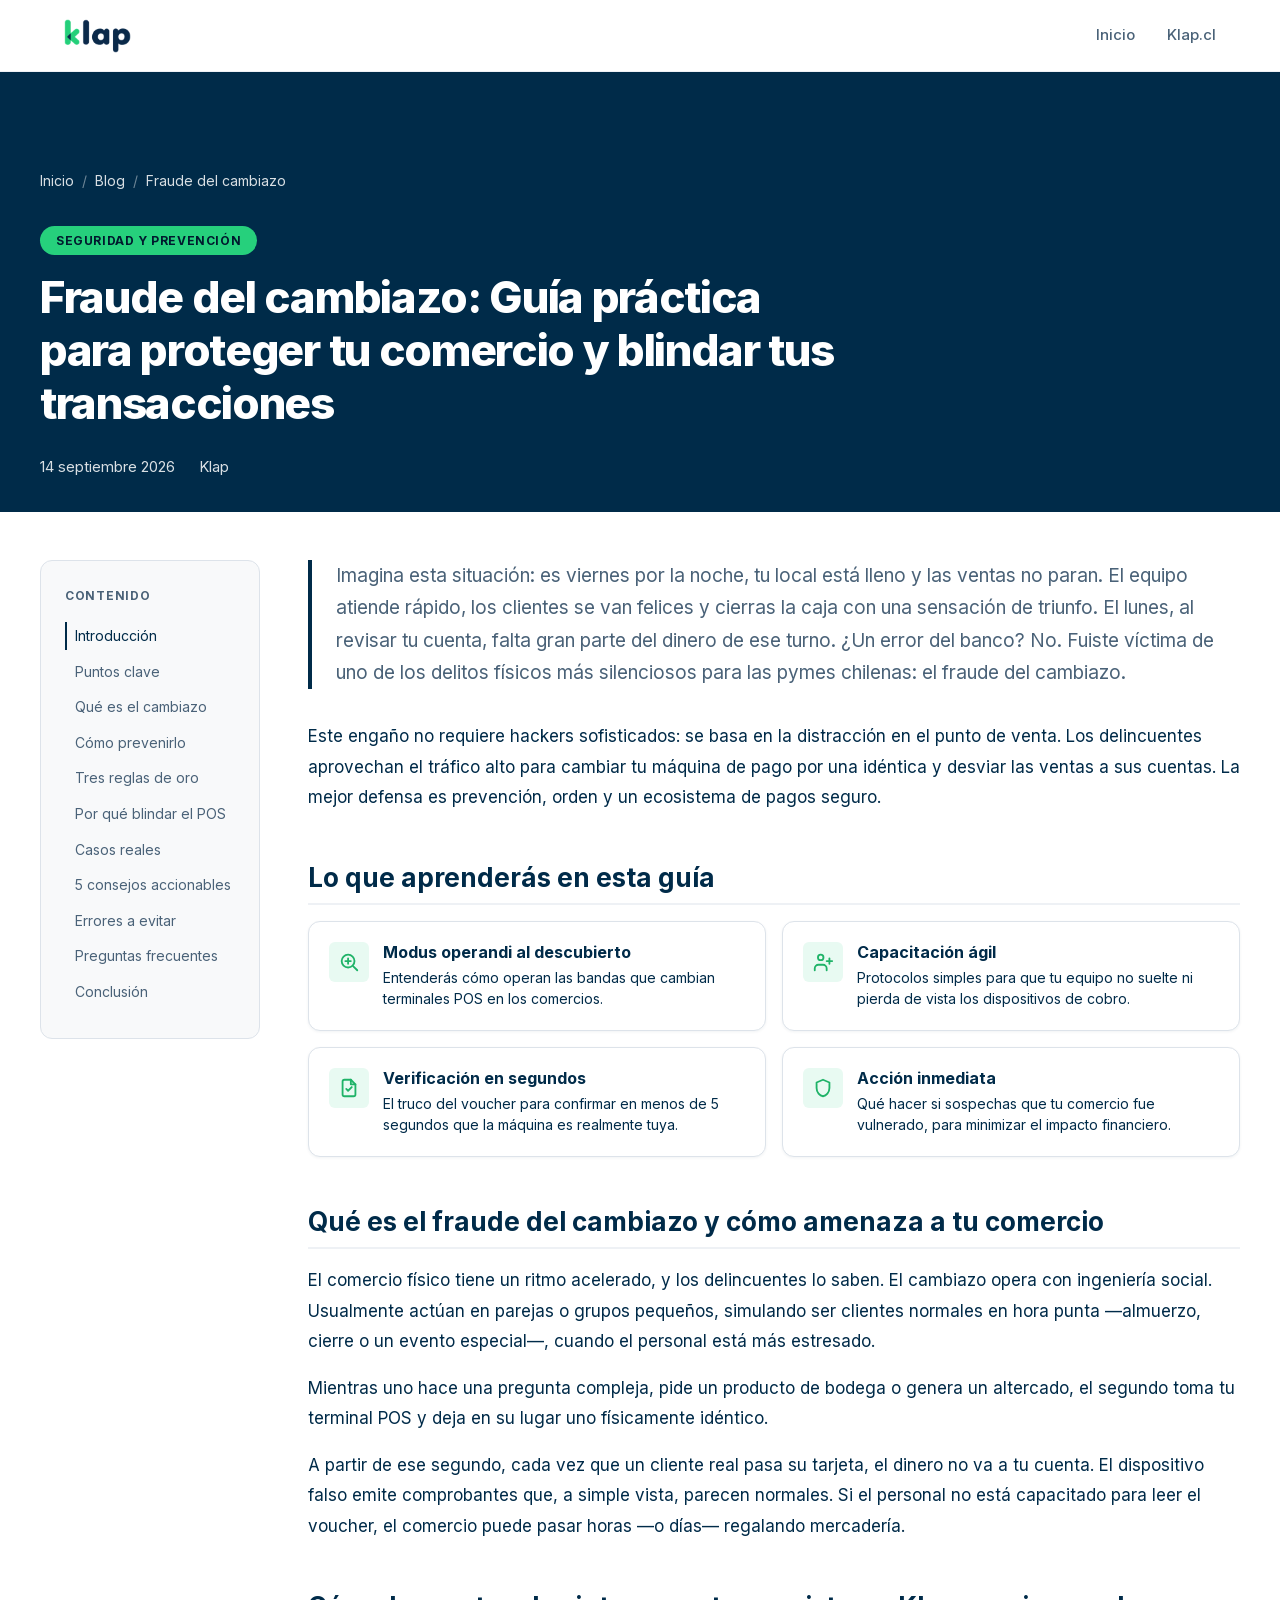
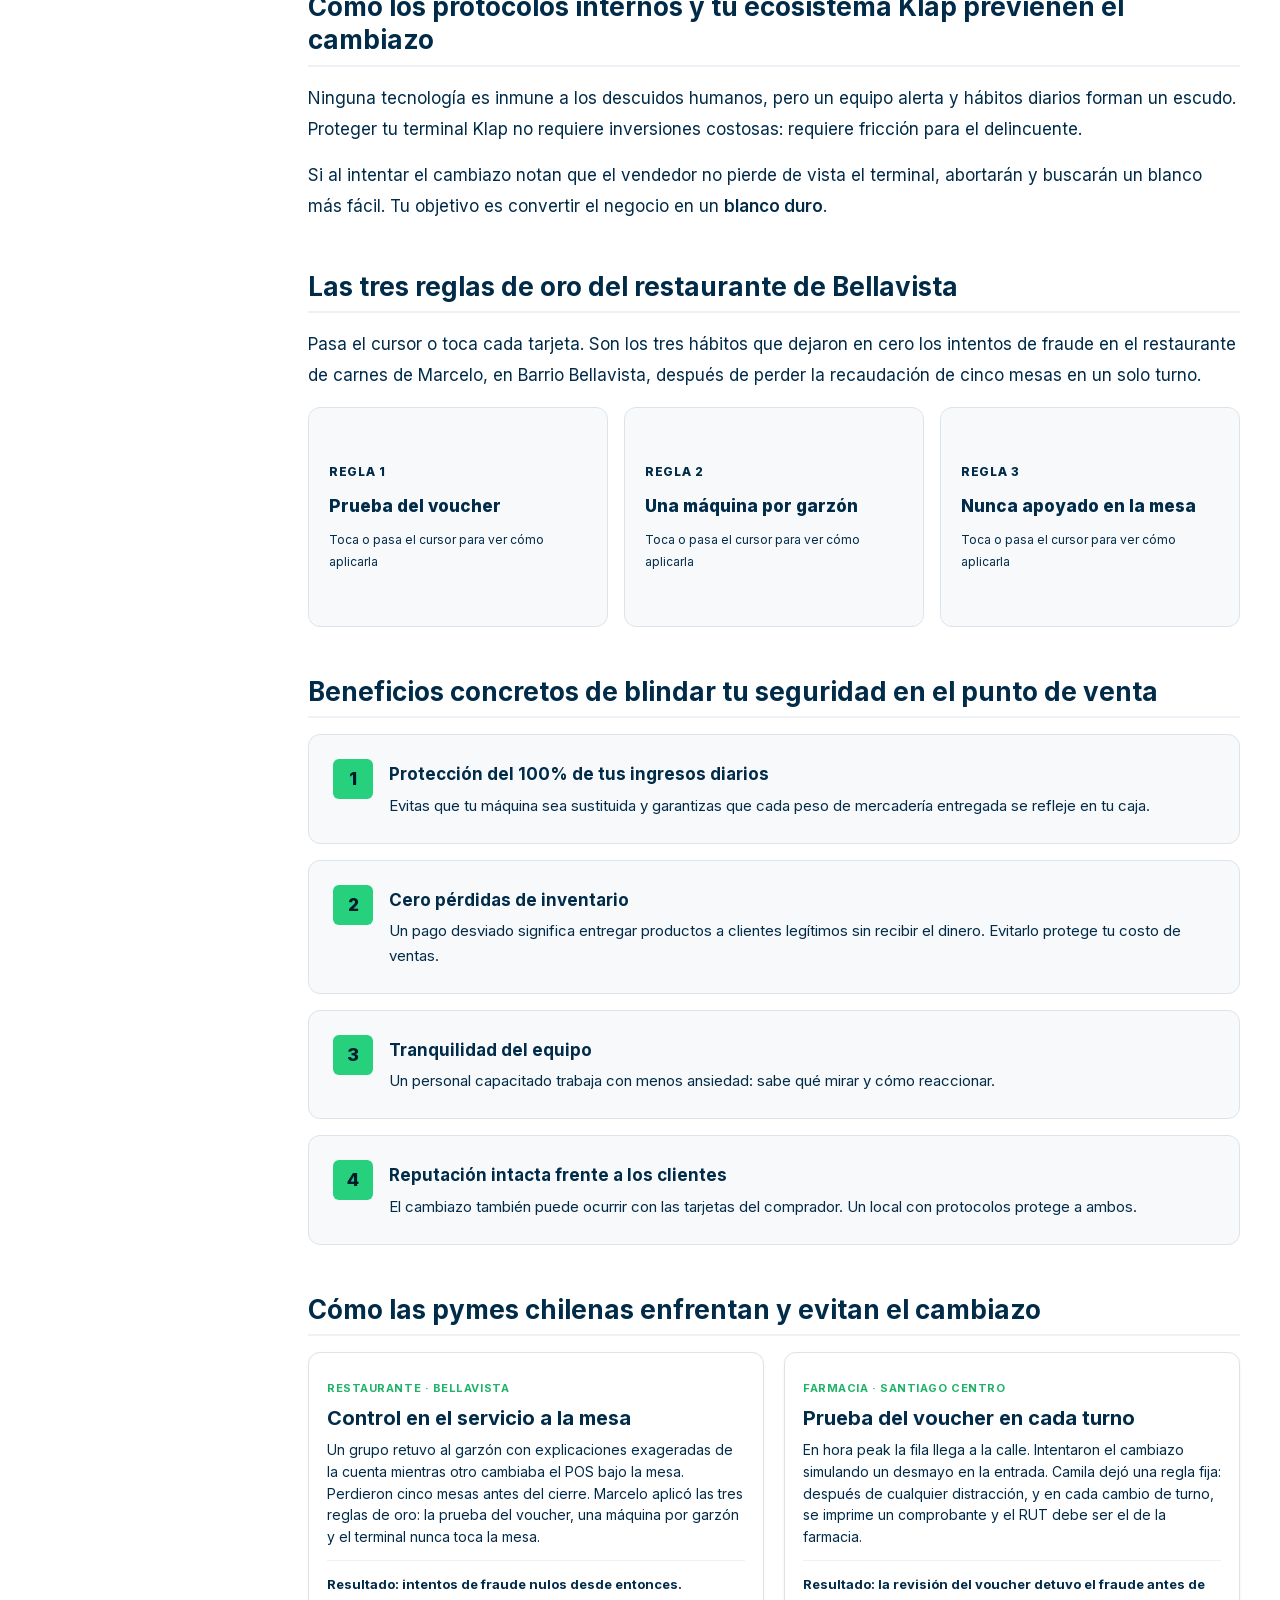
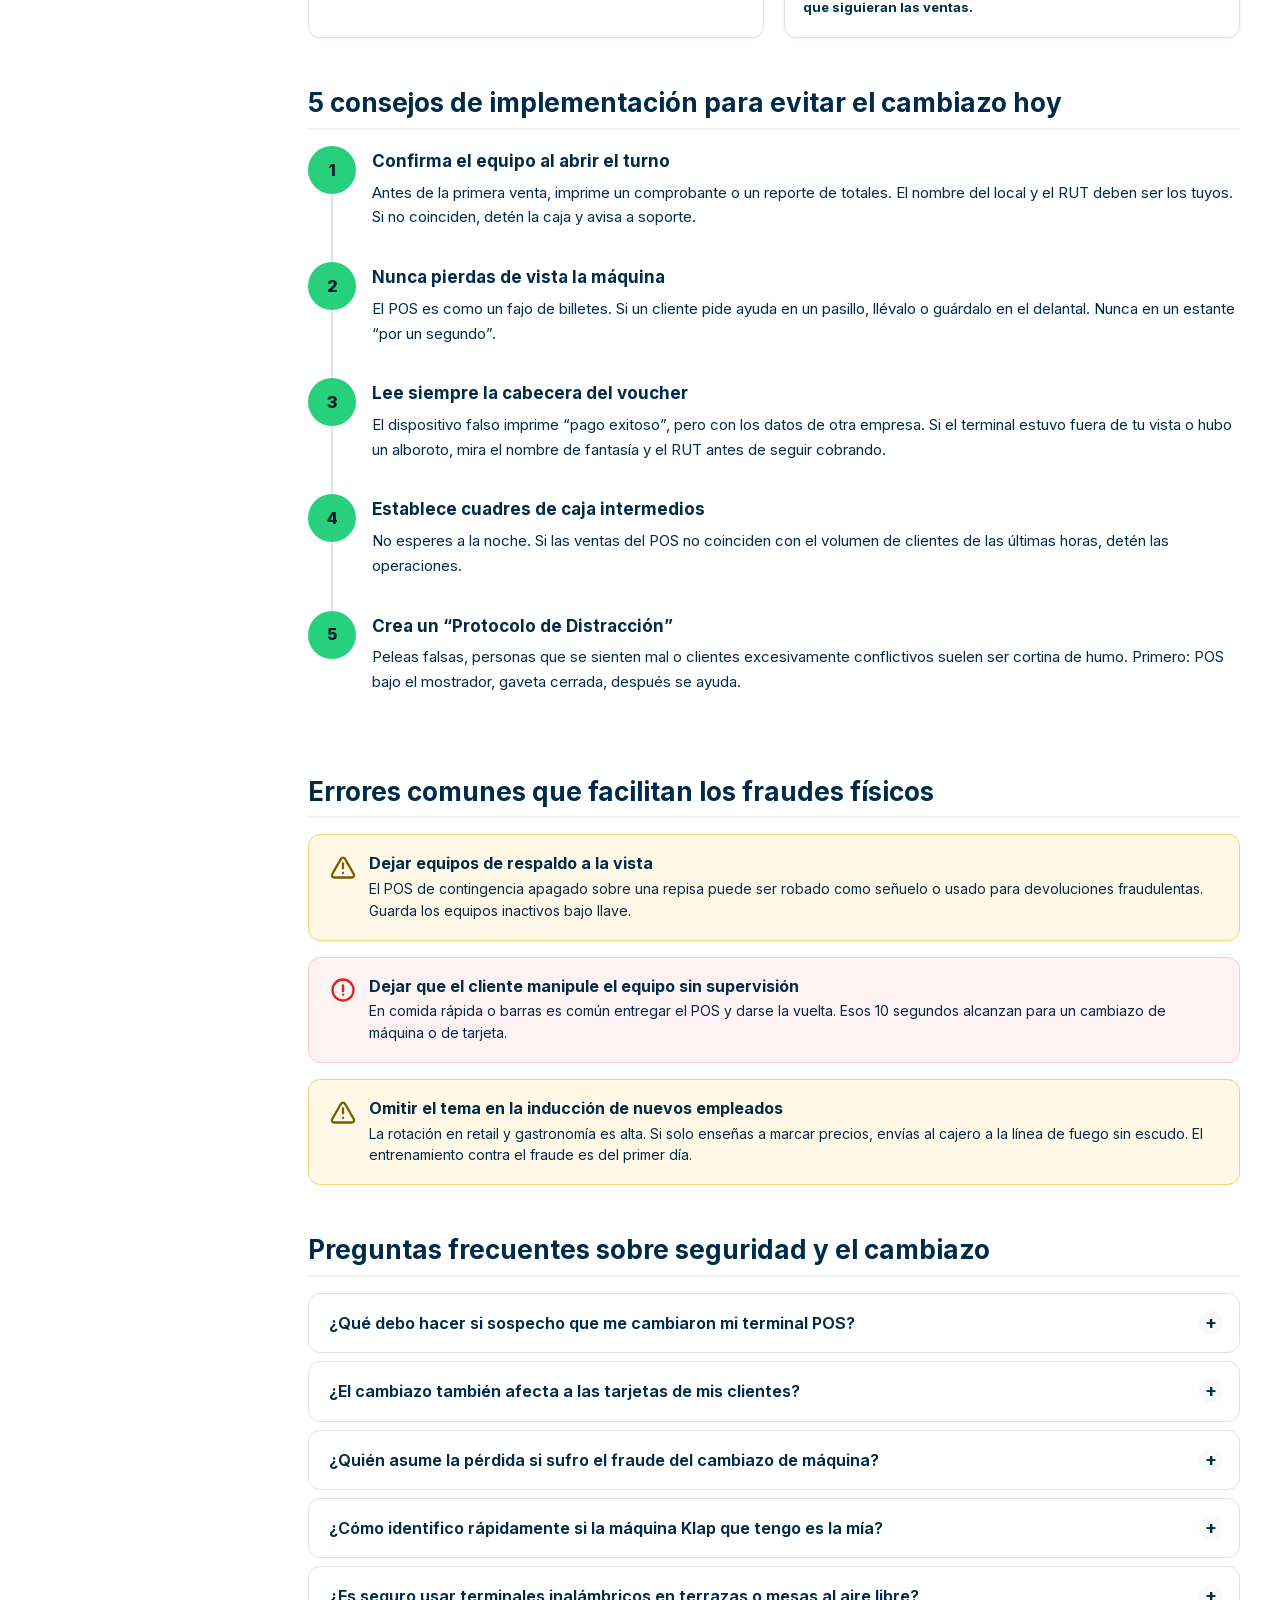
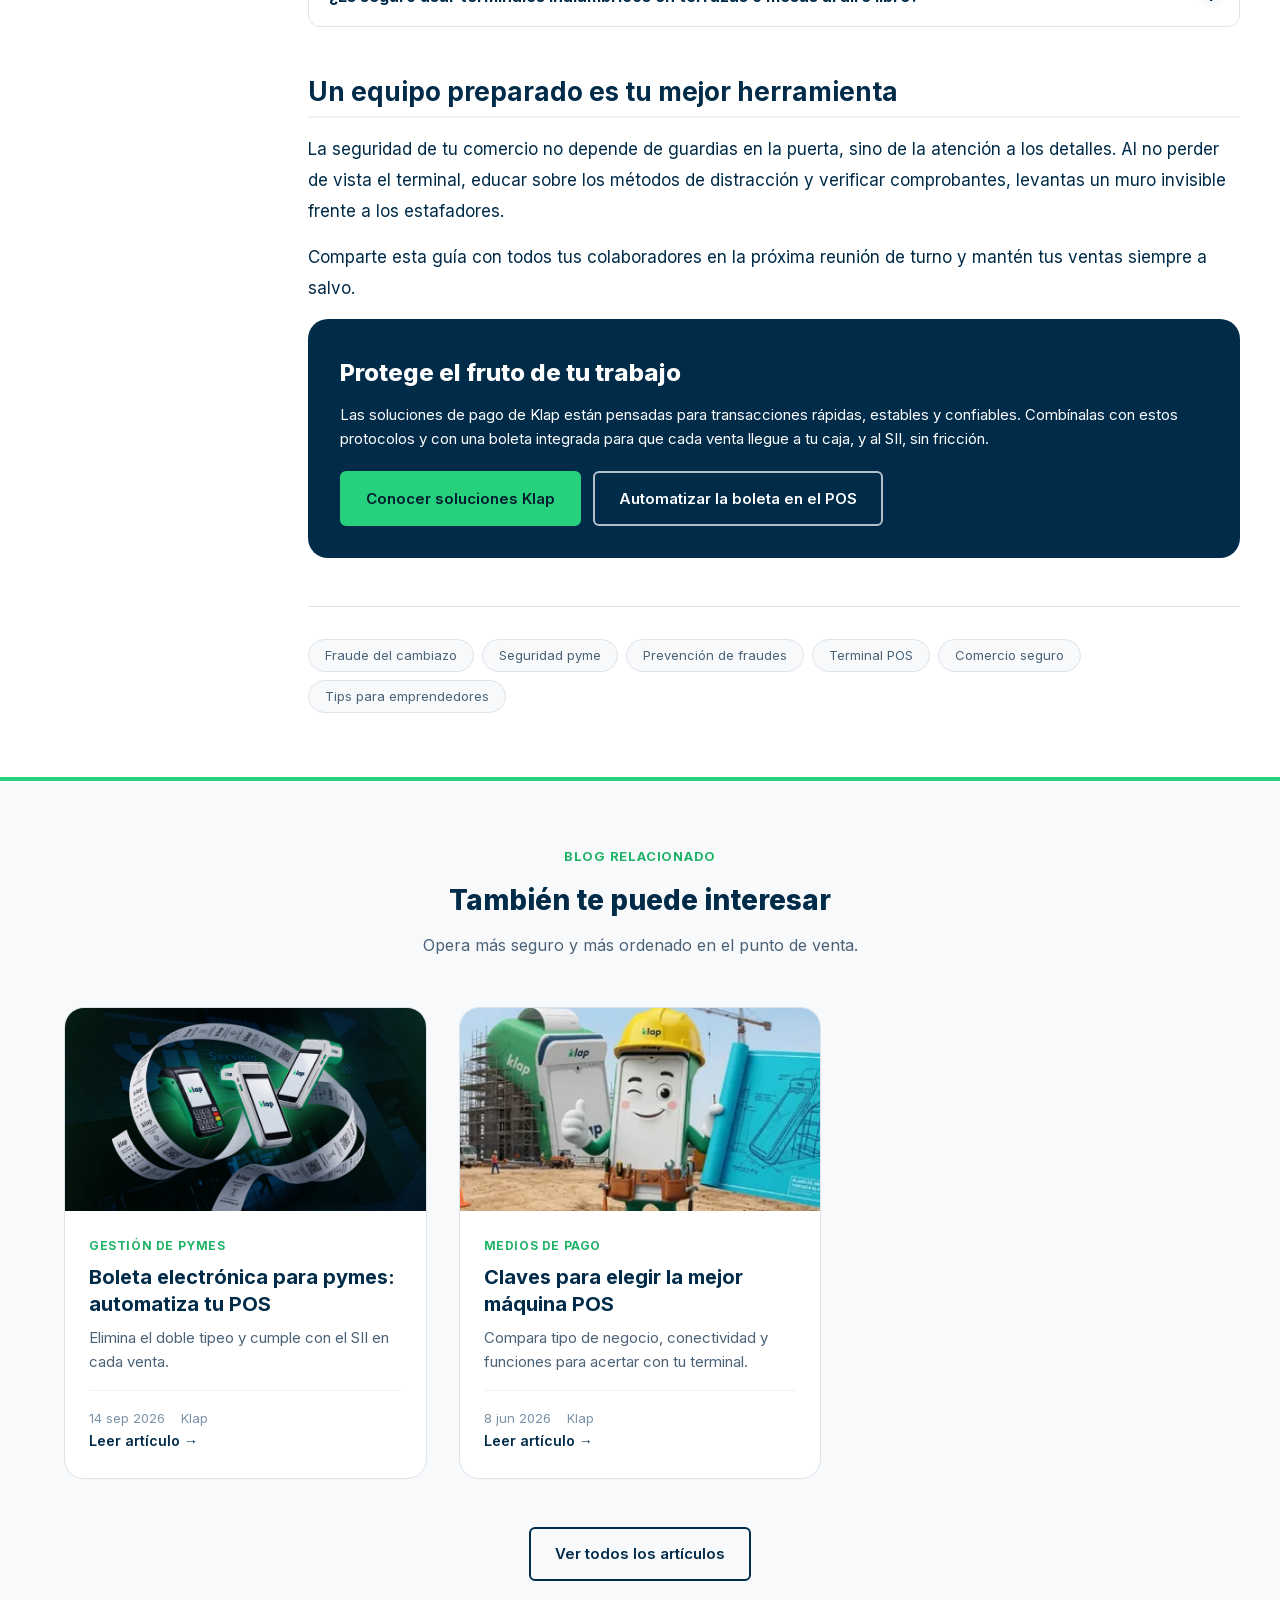
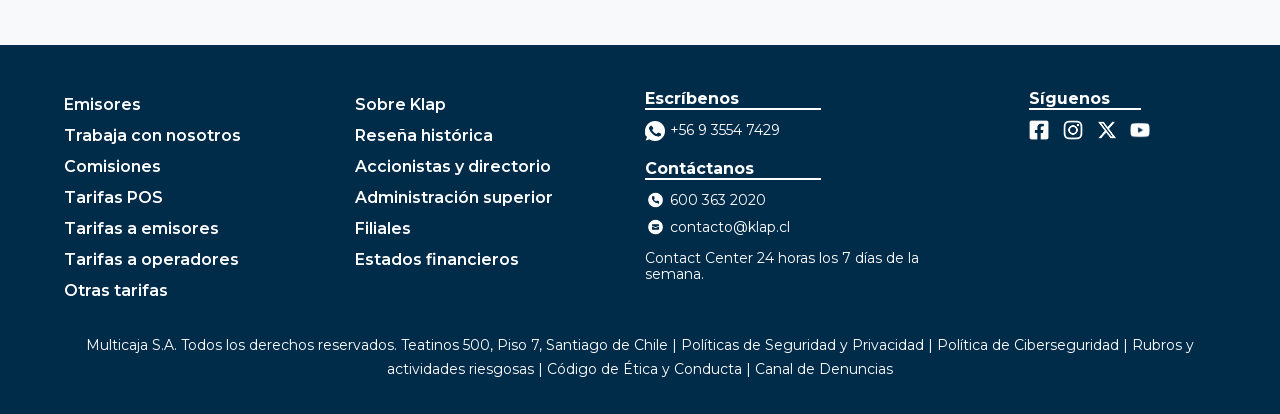
<file: posts/evitar-fraude-cambiazo-pos-pymes.html>
<!DOCTYPE html>
<html lang="es-CL">
<head>
  <meta charset="UTF-8">
  <meta name="viewport" content="width=device-width, initial-scale=1.0, viewport-fit=cover">
  <title>Cómo evitar el fraude del cambiazo en tu pyme | Blog Klap</title>
  <meta name="description" content="Protege tu negocio. Aprende a evitar el fraude del cambiazo de POS y tarjetas con esta guía práctica de seguridad para comercios y pymes en Chile.">
  <meta name="keywords" content="fraude del cambiazo, evitar el cambiazo POS, seguridad en puntos de venta, clonación de tarjetas Chile, estafas a pymes chilenas, proteger terminal de pagos, Klap">
  <meta name="robots" content="index, follow">
  <link rel="canonical" href="https://www.klap.cl/blog-klap/-/blogs/evitar-fraude-cambiazo-pos-pymes">

  <meta property="og:type" content="article">
  <meta property="og:title" content="Cómo evitar el fraude del cambiazo en tu pyme">
  <meta property="og:description" content="Protege tu negocio. Aprende a evitar el fraude del cambiazo de POS y tarjetas con esta guía práctica de seguridad para comercios y pymes en Chile.">
  <meta property="og:url" content="https://www.klap.cl/blog-klap/-/blogs/evitar-fraude-cambiazo-pos-pymes">
  <meta property="og:image" content="assets/images/posts/evitar-fraude-cambiazo-pos-pymes-1200.webp">
  <meta property="og:locale" content="es_CL">
  <meta property="article:published_time" content="2026-09-14">
  <meta property="article:author" content="Klap">

  <meta name="twitter:card" content="summary_large_image">
  <meta name="twitter:title" content="Cómo evitar el fraude del cambiazo en tu pyme">
  <meta name="twitter:description" content="Identifica el cambiazo de POS, capacita a tu equipo y aplica las tres reglas de oro del restaurante de Bellavista.">
  <meta name="twitter:image" content="assets/images/posts/evitar-fraude-cambiazo-pos-pymes-1200.webp">

  <link rel="stylesheet" href="../css/base.css?v=32">
  <link rel="stylesheet" href="../css/mobile.css?v=32" media="(max-width: 767px)">
  <link rel="stylesheet" href="../css/desktop.css?v=32" media="(min-width: 768px)">

  <script type="application/ld+json">
  {
    "@context": "https://schema.org",
    "@type": "Article",
    "headline": "Fraude del cambiazo: Guía práctica para proteger tu comercio y blindar tus transacciones",
    "description": "Protege tu negocio. Aprende a evitar el fraude del cambiazo de POS y tarjetas con esta guía práctica de seguridad para comercios y pymes en Chile.",
    "image": "assets/images/posts/evitar-fraude-cambiazo-pos-pymes-1200.webp",
    "datePublished": "2026-09-14",
    "dateModified": "2026-09-14",
    "author": { "@type": "Organization", "name": "Klap", "url": "https://www.klap.cl" },
    "publisher": {
      "@type": "Organization",
      "name": "Klap",
      "url": "https://www.klap.cl"
    },
    "mainEntityOfPage": {
      "@type": "WebPage",
      "@id": "https://www.klap.cl/blog-klap/-/blogs/evitar-fraude-cambiazo-pos-pymes"
    },
    "keywords": "fraude del cambiazo, evitar el cambiazo POS, seguridad en puntos de venta, proteger terminal de pagos, estafas a pymes chilenas"
  }
  </script>
  <script type="application/ld+json">
  {
    "@context": "https://schema.org",
    "@type": "FAQPage",
    "mainEntity": [
      {
        "@type": "Question",
        "name": "¿Qué debo hacer si sospecho que me cambiaron mi terminal POS?",
        "acceptedAnswer": {
          "@type": "Answer",
          "text": "Si el voucher muestra otro RUT o el nombre de otro comercio, detén las ventas de inmediato. No proceses ninguna tarjeta más. Comunícate al instante con el área de soporte de Klap para reportar el robo de tu máquina original y denuncia el hecho a Carabineros o PDI."
        }
      },
      {
        "@type": "Question",
        "name": "¿El cambiazo también afecta a las tarjetas de mis clientes?",
        "acceptedAnswer": {
          "@type": "Answer",
          "text": "Sí. Existe una variante donde el estafador cambia la tarjeta del cliente al devolverla, memorizando antes su clave. Exige a tu personal que nunca se lleve la tarjeta lejos de la vista del cliente; el cliente debe insertarla él mismo en el terminal de Klap."
        }
      },
      {
        "@type": "Question",
        "name": "¿Quién asume la pérdida si sufro el fraude del cambiazo de máquina?",
        "acceptedAnswer": {
          "@type": "Answer",
          "text": "El dinero procesado a través del terminal falso va a la cuenta asociada por el delincuente. Para cuando el comercio se da cuenta, los fondos suelen haber sido retirados. Por eso la prevención física y la detección rápida en el local son tu mejor defensa."
        }
      },
      {
        "@type": "Question",
        "name": "¿Cómo identifico rápidamente si la máquina Klap que tengo en la mano es la mía?",
        "acceptedAnswer": {
          "@type": "Answer",
          "text": "Imprime un reporte de totales o un cierre de lote. Si el papel muestra el nombre de tu local y tu RUT, estás operando con tu equipo legítimo."
        }
      },
      {
        "@type": "Question",
        "name": "¿Es seguro usar terminales inalámbricos en terrazas o mesas al aire libre?",
        "acceptedAnswer": {
          "@type": "Answer",
          "text": "Sí, siempre que se sigan los protocolos: el dispositivo no se deja solo en la mesa, el personal lo porta en todo momento y se mantiene supervisión visual durante el pago con PIN o contactless."
        }
      }
    ]
  }
  </script>
</head>
<body>

  <div class="reading-progress" role="progressbar" aria-label="Progreso de lectura" aria-valuemin="0" aria-valuemax="100" aria-valuenow="0">
    <div class="reading-progress__bar"></div>
  </div>

  <header class="site-header" role="banner">
    <div class="container site-header__inner">
      <a href="../index.html" class="site-logo" aria-label="Klap — Inicio del blog">
        <img src="../assets/images/brand/klap-logo.webp" alt="Klap" class="site-logo__img" width="200" height="102" decoding="async">
      </a>
      <button type="button" class="nav-toggle" aria-label="Abrir menú" aria-expanded="false" aria-controls="site-nav">
        <span></span><span></span><span></span>
      </button>
      <nav class="site-nav" id="site-nav" aria-label="Navegación principal">
        <a href="../index.html">Inicio</a>
        <a href="https://www.klap.cl" target="_blank" rel="noopener">Klap.cl</a>
      </nav>
    </div>
  </header>

  <article itemscope itemtype="https://schema.org/Article">
    <header class="article-hero">
      <div class="article-hero__image" aria-hidden="true">
        <picture>
            <source media="(min-width: 768px)" type="image/webp" srcset="../assets/images/posts/evitar-fraude-cambiazo-pos-pymes-1600.webp">
            <img src="[data-uri]" alt="" width="1920" height="1080" decoding="async">
          </picture>
      </div>
      <div class="container article-hero__overlay">
        <nav class="breadcrumb" aria-label="Ruta de navegación">
          <a href="../index.html">Inicio</a>
          <span class="breadcrumb__sep" aria-hidden="true">/</span>
          <a href="../index.html">Blog</a>
          <span class="breadcrumb__sep" aria-hidden="true">/</span>
          <span aria-current="page">Fraude del cambiazo</span>
        </nav>
        <span class="article-hero__category">Seguridad y prevención</span>
        <h1 class="article-hero__title" itemprop="headline">Fraude del cambiazo: Guía práctica para proteger tu comercio y blindar tus transacciones</h1>
        <div class="article-hero__meta">
          <time datetime="2026-09-14" itemprop="datePublished">14 septiembre 2026</time>
          <span itemprop="author" itemscope itemtype="https://schema.org/Organization">
            <span itemprop="name">Klap</span>
          </span>
        </div>
      </div>
    </header>

    <div class="article-featured-image">
      <picture>
      <source media="(max-width: 767px)" type="image/webp" srcset="../assets/images/posts/evitar-fraude-cambiazo-pos-pymes-800.webp">
      <img src="[data-uri]" alt="Mano con guante usando un POS Klap: cómo evitar el fraude del cambiazo" width="1920" height="1080" fetchpriority="high" decoding="async">
    </picture>
    </div>

    <div class="container article-layout">
      <aside class="toc" aria-label="Tabla de contenidos">
        <button type="button" class="toc__toggle" aria-expanded="false" aria-controls="toc-panel">
          <span>Contenido del artículo</span>
          <span class="toc__toggle-icon" aria-hidden="true">▼</span>
        </button>
        <div class="toc__panel" id="toc-panel">
        <p class="toc__title">Contenido</p>
        <ol>
          <li><a href="#introduccion">Introducción</a></li>
          <li><a href="#puntos-clave">Puntos clave</a></li>
          <li><a href="#el-problema">Qué es el cambiazo</a></li>
          <li><a href="#la-solucion">Cómo prevenirlo</a></li>
          <li><a href="#reglas-de-oro">Tres reglas de oro</a></li>
          <li><a href="#beneficios">Por qué blindar el POS</a></li>
          <li><a href="#casos-de-uso">Casos reales</a></li>
          <li><a href="#implementacion">5 consejos accionables</a></li>
          <li><a href="#errores-comunes">Errores a evitar</a></li>
          <li><a href="#preguntas-frecuentes">Preguntas frecuentes</a></li>
          <li><a href="#conclusion">Conclusión</a></li>
        </ol>
        </div>
      </aside>

      <div class="prose" itemprop="articleBody">

        <section id="introduccion">
          <p class="lead">Imagina esta situación: es viernes por la noche, tu local está lleno y las ventas no paran. El equipo atiende rápido, los clientes se van felices y cierras la caja con una sensación de triunfo. El lunes, al revisar tu cuenta, falta gran parte del dinero de ese turno. ¿Un error del banco? No. Fuiste víctima de uno de los delitos físicos más silenciosos para las pymes chilenas: el fraude del cambiazo.</p>
          <p>Este engaño no requiere hackers sofisticados: se basa en la distracción en el punto de venta. Los delincuentes aprovechan el tráfico alto para cambiar tu máquina de pago por una idéntica y desviar las ventas a sus cuentas. La mejor defensa es prevención, orden y un ecosistema de pagos seguro.</p>
        </section>

        <section id="puntos-clave">
          <h2>Lo que aprenderás en esta guía</h2>
          <div class="takeaways">
            <article class="takeaway-card">
              <span class="takeaway-card__icon" aria-hidden="true">
                <svg viewBox="0 0 24 24" width="22" height="22" fill="none" stroke="currentColor" stroke-width="2" stroke-linecap="round" stroke-linejoin="round"><circle cx="11" cy="11" r="7"/><path d="M21 21l-4.3-4.3"/><path d="M8 11h6M11 8v6"/></svg>
              </span>
              <div>
                <p class="takeaway-card__title">Modus operandi al descubierto</p>
                <p class="takeaway-card__text">Entenderás cómo operan las bandas que cambian terminales POS en los comercios.</p>
              </div>
            </article>
            <article class="takeaway-card">
              <span class="takeaway-card__icon" aria-hidden="true">
                <svg viewBox="0 0 24 24" width="22" height="22" fill="none" stroke="currentColor" stroke-width="2" stroke-linecap="round" stroke-linejoin="round"><path d="M16 21v-2a4 4 0 00-4-4H7a4 4 0 00-4 4v2"/><circle cx="9.5" cy="7" r="3"/><path d="M19 8v6M16 11h6"/></svg>
              </span>
              <div>
                <p class="takeaway-card__title">Capacitación ágil</p>
                <p class="takeaway-card__text">Protocolos simples para que tu equipo no suelte ni pierda de vista los dispositivos de cobro.</p>
              </div>
            </article>
            <article class="takeaway-card">
              <span class="takeaway-card__icon" aria-hidden="true">
                <svg viewBox="0 0 24 24" width="22" height="22" fill="none" stroke="currentColor" stroke-width="2" stroke-linecap="round" stroke-linejoin="round"><path d="M14 3H7a2 2 0 00-2 2v14a2 2 0 002 2h10a2 2 0 002-2V8z"/><path d="M14 3v5h5"/><path d="M9 13l2 2 4-4"/></svg>
              </span>
              <div>
                <p class="takeaway-card__title">Verificación en segundos</p>
                <p class="takeaway-card__text">El truco del voucher para confirmar en menos de 5 segundos que la máquina es realmente tuya.</p>
              </div>
            </article>
            <article class="takeaway-card">
              <span class="takeaway-card__icon" aria-hidden="true">
                <svg viewBox="0 0 24 24" width="22" height="22" fill="none" stroke="currentColor" stroke-width="2" stroke-linecap="round" stroke-linejoin="round"><path d="M12 3l7 3v6c0 5-3.5 8.5-7 9-3.5-.5-7-4-7-9V6l7-3z"/></svg>
              </span>
              <div>
                <p class="takeaway-card__title">Acción inmediata</p>
                <p class="takeaway-card__text">Qué hacer si sospechas que tu comercio fue vulnerado, para minimizar el impacto financiero.</p>
              </div>
            </article>
          </div>
        </section>

        <section id="el-problema">
          <h2>Qué es el fraude del cambiazo y cómo amenaza a tu comercio</h2>
          <p>El comercio físico tiene un ritmo acelerado, y los delincuentes lo saben. El cambiazo opera con ingeniería social. Usualmente actúan en parejas o grupos pequeños, simulando ser clientes normales en hora punta —almuerzo, cierre o un evento especial—, cuando el personal está más estresado.</p>
          <p>Mientras uno hace una pregunta compleja, pide un producto de bodega o genera un altercado, el segundo toma tu terminal POS y deja en su lugar uno físicamente idéntico.</p>
          <p>A partir de ese segundo, cada vez que un cliente real pasa su tarjeta, el dinero no va a tu cuenta. El dispositivo falso emite comprobantes que, a simple vista, parecen normales. Si el personal no está capacitado para leer el voucher, el comercio puede pasar horas —o días— regalando mercadería.</p>
        </section>

        <section id="la-solucion">
          <h2>Cómo los protocolos internos y tu ecosistema Klap previenen el cambiazo</h2>
          <p>Ninguna tecnología es inmune a los descuidos humanos, pero un equipo alerta y hábitos diarios forman un escudo. Proteger tu terminal Klap no requiere inversiones costosas: requiere fricción para el delincuente.</p>
          <p>Si al intentar el cambiazo notan que el vendedor no pierde de vista el terminal, abortarán y buscarán un blanco más fácil. Tu objetivo es convertir el negocio en un <strong>blanco duro</strong>.</p>
        </section>

        <section id="reglas-de-oro">
          <h2>Las tres reglas de oro del restaurante de Bellavista</h2>
          <p>Pasa el cursor o toca cada tarjeta. Son los tres hábitos que dejaron en cero los intentos de fraude en el restaurante de carnes de Marcelo, en Barrio Bellavista, después de perder la recaudación de cinco mesas en un solo turno.</p>

          <div class="flip-grid">
            <article class="flip-card" aria-label="Regla 1: prueba del voucher. Toca para ver el detalle.">
              <div class="flip-card__inner">
                <div class="flip-card__face flip-card__front">
                  <p class="flip-card__num">Regla 1</p>
                  <p class="flip-card__title">Prueba del voucher</p>
                  <p class="flip-card__hint">Toca o pasa el cursor para ver cómo aplicarla</p>
                </div>
                <div class="flip-card__face flip-card__back">
                  <p class="flip-card__num">Cómo se aplica</p>
                  <p class="flip-card__title">El RUT del comprobante</p>
                  <p class="flip-card__text">Imprime un cierre o revisa la cabecera del voucher. Si el nombre y el RUT no son los de tu local, detén las ventas y avisa a soporte.</p>
                </div>
              </div>
            </article>
            <article class="flip-card" aria-label="Regla 2: una máquina por garzón. Toca para ver el detalle.">
              <div class="flip-card__inner">
                <div class="flip-card__face flip-card__front">
                  <p class="flip-card__num">Regla 2</p>
                  <p class="flip-card__title">Una máquina por garzón</p>
                  <p class="flip-card__hint">Toca o pasa el cursor para ver cómo aplicarla</p>
                </div>
                <div class="flip-card__face flip-card__back">
                  <p class="flip-card__num">Cómo se aplica</p>
                  <p class="flip-card__title">Custodia personal</p>
                  <p class="flip-card__text">Asigna un terminal específico a cada garzón y hazlo responsable directo de su custodia durante todo el turno. Nadie “toma prestado” el de otro.</p>
                </div>
              </div>
            </article>
            <article class="flip-card" aria-label="Regla 3: el equipo nunca toca la mesa. Toca para ver el detalle.">
              <div class="flip-card__inner">
                <div class="flip-card__face flip-card__front">
                  <p class="flip-card__num">Regla 3</p>
                  <p class="flip-card__title">Nunca apoyado en la mesa</p>
                  <p class="flip-card__hint">Toca o pasa el cursor para ver cómo aplicarla</p>
                </div>
                <div class="flip-card__face flip-card__back">
                  <p class="flip-card__num">Cómo se aplica</p>
                  <p class="flip-card__title">El POS no toca la mesa</p>
                  <p class="flip-card__text">Al momento del pago, el terminal permanece en la mano del garzón o del cliente, bajo supervisión visual directa. Debajo de la mesa es el punto ciego favorito del cambiazo.</p>
                </div>
              </div>
            </article>
          </div>
        </section>

        <section id="beneficios">
          <h2>Beneficios concretos de blindar tu seguridad en el punto de venta</h2>
          <div class="reason-cards">
            <div class="reason-card">
              <span class="reason-card__number" aria-hidden="true">1</span>
              <div>
                <p class="reason-card__title">Protección del 100% de tus ingresos diarios</p>
                <p class="reason-card__text">Evitas que tu máquina sea sustituida y garantizas que cada peso de mercadería entregada se refleje en tu caja.</p>
              </div>
            </div>
            <div class="reason-card">
              <span class="reason-card__number" aria-hidden="true">2</span>
              <div>
                <p class="reason-card__title">Cero pérdidas de inventario</p>
                <p class="reason-card__text">Un pago desviado significa entregar productos a clientes legítimos sin recibir el dinero. Evitarlo protege tu costo de ventas.</p>
              </div>
            </div>
            <div class="reason-card">
              <span class="reason-card__number" aria-hidden="true">3</span>
              <div>
                <p class="reason-card__title">Tranquilidad del equipo</p>
                <p class="reason-card__text">Un personal capacitado trabaja con menos ansiedad: sabe qué mirar y cómo reaccionar.</p>
              </div>
            </div>
            <div class="reason-card">
              <span class="reason-card__number" aria-hidden="true">4</span>
              <div>
                <p class="reason-card__title">Reputación intacta frente a los clientes</p>
                <p class="reason-card__text">El cambiazo también puede ocurrir con las tarjetas del comprador. Un local con protocolos protege a ambos.</p>
              </div>
            </div>
          </div>
        </section>

        <section id="casos-de-uso">
          <h2>Cómo las pymes chilenas enfrentan y evitan el cambiazo</h2>
          <div class="case-cards">
            <article class="case-card">
              <div class="case-card__body">
                <span class="case-card__label">Restaurante · Bellavista</span>
                <h3 class="case-card__title">Control en el servicio a la mesa</h3>
                <p class="case-card__text">Un grupo retuvo al garzón con explicaciones exageradas de la cuenta mientras otro cambiaba el POS bajo la mesa. Perdieron cinco mesas antes del cierre. Marcelo aplicó las tres reglas de oro: la prueba del voucher, una máquina por garzón y el terminal nunca toca la mesa.</p>
                <p class="case-card__result">Resultado: intentos de fraude nulos desde entonces.</p>
              </div>
            </article>
            <article class="case-card">
              <div class="case-card__body">
                <span class="case-card__label">Farmacia · Santiago Centro</span>
                <h3 class="case-card__title">Prueba del voucher en cada turno</h3>
                <p class="case-card__text">En hora peak la fila llega a la calle. Intentaron el cambiazo simulando un desmayo en la entrada. Camila dejó una regla fija: después de cualquier distracción, y en cada cambio de turno, se imprime un comprobante y el RUT debe ser el de la farmacia.</p>
                <p class="case-card__result">Resultado: la revisión del voucher detuvo el fraude antes de que siguieran las ventas.</p>
              </div>
            </article>
          </div>
        </section>

        <section id="implementacion">
          <h2>5 consejos de implementación para evitar el cambiazo hoy</h2>
          <div class="steps">
            <div class="step">
              <span class="step__marker" aria-hidden="true">1</span>
              <div>
                <p class="step__title">Confirma el equipo al abrir el turno</p>
                <p class="step__text">Antes de la primera venta, imprime un comprobante o un reporte de totales. El nombre del local y el RUT deben ser los tuyos. Si no coinciden, detén la caja y avisa a soporte.</p>
              </div>
            </div>
            <div class="step">
              <span class="step__marker" aria-hidden="true">2</span>
              <div>
                <p class="step__title">Nunca pierdas de vista la máquina</p>
                <p class="step__text">El POS es como un fajo de billetes. Si un cliente pide ayuda en un pasillo, llévalo o guárdalo en el delantal. Nunca en un estante “por un segundo”.</p>
              </div>
            </div>
            <div class="step">
              <span class="step__marker" aria-hidden="true">3</span>
              <div>
                <p class="step__title">Lee siempre la cabecera del voucher</p>
                <p class="step__text">El dispositivo falso imprime “pago exitoso”, pero con los datos de otra empresa. Si el terminal estuvo fuera de tu vista o hubo un alboroto, mira el nombre de fantasía y el RUT antes de seguir cobrando.</p>
              </div>
            </div>
            <div class="step">
              <span class="step__marker" aria-hidden="true">4</span>
              <div>
                <p class="step__title">Establece cuadres de caja intermedios</p>
                <p class="step__text">No esperes a la noche. Si las ventas del POS no coinciden con el volumen de clientes de las últimas horas, detén las operaciones.</p>
              </div>
            </div>
            <div class="step">
              <span class="step__marker" aria-hidden="true">5</span>
              <div>
                <p class="step__title">Crea un “Protocolo de Distracción”</p>
                <p class="step__text">Peleas falsas, personas que se sienten mal o clientes excesivamente conflictivos suelen ser cortina de humo. Primero: POS bajo el mostrador, gaveta cerrada, después se ayuda.</p>
              </div>
            </div>
          </div>
        </section>

        <section id="errores-comunes">
          <h2>Errores comunes que facilitan los fraudes físicos</h2>
          <div class="alert alert--warning" role="note">
            <span class="alert__icon" aria-hidden="true">
              <svg viewBox="0 0 24 24" width="28" height="28" fill="none" stroke="currentColor" stroke-width="2" stroke-linecap="round" stroke-linejoin="round"><path d="M12 9v4M12 17h.01"/><path d="M10.3 4.9L2.8 18a2 2 0 001.7 3h15a2 2 0 001.7-3L13.7 4.9a2 2 0 00-3.4 0z"/></svg>
            </span>
            <div>
              <p class="alert__title">Dejar equipos de respaldo a la vista</p>
              <p class="alert__text">El POS de contingencia apagado sobre una repisa puede ser robado como señuelo o usado para devoluciones fraudulentas. Guarda los equipos inactivos bajo llave.</p>
            </div>
          </div>
          <div class="alert alert--danger" role="note">
            <span class="alert__icon" aria-hidden="true">
              <svg viewBox="0 0 24 24" width="28" height="28" fill="none" stroke="currentColor" stroke-width="2" stroke-linecap="round" stroke-linejoin="round"><circle cx="12" cy="12" r="9"/><path d="M12 8v5M12 16h.01"/></svg>
            </span>
            <div>
              <p class="alert__title">Dejar que el cliente manipule el equipo sin supervisión</p>
              <p class="alert__text">En comida rápida o barras es común entregar el POS y darse la vuelta. Esos 10 segundos alcanzan para un cambiazo de máquina o de tarjeta.</p>
            </div>
          </div>
          <div class="alert alert--warning" role="note">
            <span class="alert__icon" aria-hidden="true">
              <svg viewBox="0 0 24 24" width="28" height="28" fill="none" stroke="currentColor" stroke-width="2" stroke-linecap="round" stroke-linejoin="round"><path d="M12 9v4M12 17h.01"/><path d="M10.3 4.9L2.8 18a2 2 0 001.7 3h15a2 2 0 001.7-3L13.7 4.9a2 2 0 00-3.4 0z"/></svg>
            </span>
            <div>
              <p class="alert__title">Omitir el tema en la inducción de nuevos empleados</p>
              <p class="alert__text">La rotación en retail y gastronomía es alta. Si solo enseñas a marcar precios, envías al cajero a la línea de fuego sin escudo. El entrenamiento contra el fraude es del primer día.</p>
            </div>
          </div>
        </section>

        <section id="preguntas-frecuentes">
          <h2>Preguntas frecuentes sobre seguridad y el cambiazo</h2>
          <div class="faq">
            <details class="faq-item">
              <summary>¿Qué debo hacer si sospecho que me cambiaron mi terminal POS?</summary>
              <div class="faq-item__answer">
                <p>Detén las ventas de inmediato. No proceses ninguna tarjeta más. Comunícate al instante con el <a href="https://www.klap.cl/contacto" target="_blank" rel="noopener">área de soporte de Klap</a> para bloquear tu máquina original y denuncia a Carabineros o PDI.</p>
              </div>
            </details>
            <details class="faq-item">
              <summary>¿El cambiazo también afecta a las tarjetas de mis clientes?</summary>
              <div class="faq-item__answer">
                <p>Sí. A veces el estafador cambia el plástico al devolverlo, memorizando la clave. El cliente debe insertar la tarjeta él mismo y nunca perderla de vista.</p>
              </div>
            </details>
            <details class="faq-item">
              <summary>¿Quién asume la pérdida si sufro el fraude del cambiazo de máquina?</summary>
              <div class="faq-item__answer">
                <p>El dinero del terminal falso va a la cuenta del delincuente. Cuando el comercio se da cuenta, los fondos suelen estar retirados. La prevención física es tu mejor defensa.</p>
              </div>
            </details>
            <details class="faq-item">
              <summary>¿Cómo identifico rápidamente si la máquina Klap que tengo es la mía?</summary>
              <div class="faq-item__answer">
                <p>Imprime un reporte de totales o un cierre de lote. Si el papel muestra el nombre de tu local y tu RUT, el equipo es legítimo.</p>
              </div>
            </details>
            <details class="faq-item">
              <summary>¿Es seguro usar terminales inalámbricos en terrazas o mesas al aire libre?</summary>
              <div class="faq-item__answer">
                <p>Sí, si el dispositivo no se deja solo, el personal lo lleva consigo y hay supervisión visual durante PIN o contactless.</p>
              </div>
            </details>
          </div>
        </section>

        <section id="conclusion">
          <h2>Un equipo preparado es tu mejor herramienta</h2>
          <p>La seguridad de tu comercio no depende de guardias en la puerta, sino de la atención a los detalles. Al no perder de vista el terminal, educar sobre los métodos de distracción y verificar comprobantes, levantas un muro invisible frente a los estafadores.</p>
          <p>Comparte esta guía con todos tus colaboradores en la próxima reunión de turno y mantén tus ventas siempre a salvo.</p>

          <div class="article-cta">
            <p class="article-cta__title">Protege el fruto de tu trabajo</p>
            <p class="article-cta__text">Las soluciones de pago de Klap están pensadas para transacciones rápidas, estables y confiables. Combínalas con estos protocolos y con una boleta integrada para que cada venta llegue a tu caja, y al SII, sin fricción.</p>
            <div class="article-cta__actions">
              <a class="btn btn--solid" href="https://www.klap.cl" target="_blank" rel="noopener">Conocer soluciones Klap</a>
              <a class="btn btn--ghost" href="boleta-electronica-pymes-automatizar-pos-sii.html">Automatizar la boleta en el POS</a>
            </div>
          </div>
        </section>

        <div class="tags" aria-label="Palabras clave">
          <span class="tag">Fraude del cambiazo</span>
          <span class="tag">Seguridad pyme</span>
          <span class="tag">Prevención de fraudes</span>
          <span class="tag">Terminal POS</span>
          <span class="tag">Comercio seguro</span>
          <span class="tag">Tips para emprendedores</span>
        </div>
      </div>
    </div>
  </article>

  <section class="related-posts" aria-labelledby="related-title">
    <div class="container">
      <header class="related-posts__header">
        <p class="related-posts__label">Blog relacionado</p>
        <h2 id="related-title" class="related-posts__title">También te puede interesar</h2>
        <p class="related-posts__subtitle">Opera más seguro y más ordenado en el punto de venta.</p>
      </header>
      <div class="posts-grid related-posts__grid">
        <article class="post-card">
          <div class="post-card__image">
            <a href="boleta-electronica-pymes-automatizar-pos-sii.html" tabindex="-1" aria-hidden="true">
              <img src="../assets/images/posts/boleta-electronica-pymes-automatizar-pos-sii-800.webp?v=2" srcset="../assets/images/posts/boleta-electronica-pymes-automatizar-pos-sii-800.webp?v=2 800w, ../assets/images/posts/boleta-electronica-pymes-automatizar-pos-sii-1200.webp?v=2 1200w, ../assets/images/posts/boleta-electronica-pymes-automatizar-pos-sii-1600.webp?v=2 1600w" sizes="(max-width: 767px) calc(100vw - 48px), 380px" alt="Boleta electrónica para pymes integrada en un POS Klap" width="1920" height="1080" loading="lazy" decoding="async">
            </a>
          </div>
          <div class="post-card__body">
            <span class="post-card__category">Gestión de pymes</span>
            <h3 class="post-card__title"><a href="boleta-electronica-pymes-automatizar-pos-sii.html">Boleta electrónica para pymes: automatiza tu POS</a></h3>
            <p class="post-card__excerpt">Elimina el doble tipeo y cumple con el SII en cada venta.</p>
            <div class="post-card__meta"><time datetime="2026-09-14">14 sep 2026</time><span>Klap</span></div>
            <a href="boleta-electronica-pymes-automatizar-pos-sii.html" class="post-card__read-more">Leer artículo →</a>
          </div>
        </article>
        <article class="post-card">
          <div class="post-card__image">
            <a href="elegir-mejor-maquina-pos.html" tabindex="-1" aria-hidden="true">
              <img src="../assets/images/brand/portada-placeholder-800.webp" srcset="../assets/images/brand/portada-placeholder-800.webp 800w, ../assets/images/brand/portada-placeholder-1024.webp 1024w" sizes="(max-width: 767px) calc(100vw - 48px), 380px" alt="Elegir la mejor máquina POS" class="placeholder-cover" width="1024" height="249" loading="lazy" decoding="async">
            </a>
          </div>
          <div class="post-card__body">
            <span class="post-card__category">Medios de pago</span>
            <h3 class="post-card__title"><a href="elegir-mejor-maquina-pos.html">Claves para elegir la mejor máquina POS</a></h3>
            <p class="post-card__excerpt">Compara tipo de negocio, conectividad y funciones para acertar con tu terminal.</p>
            <div class="post-card__meta"><time datetime="2026-06-08">8 jun 2026</time><span>Klap</span></div>
            <a href="elegir-mejor-maquina-pos.html" class="post-card__read-more">Leer artículo →</a>
          </div>
        </article>
      </div>
      <div class="related-posts__footer">
        <a href="../index.html" class="btn btn--outline">Ver todos los artículos</a>
      </div>
    </div>
  </section>

  <footer class="site-footer" role="contentinfo">
    <div class="container">
      <div class="site-footer__grid">
        <nav class="site-footer__col" aria-label="Emisores y tarifas">
          <ul class="site-footer__list">
            <li><a href="https://www.klap.cl/emisores" target="_blank" rel="noopener">Emisores</a></li>
            <li><a href="https://www.klap.cl/trabaja-con-nosotros1" target="_blank" rel="noopener">Trabaja con nosotros</a></li>
            <li><a href="https://www.klap.cl/comisiones" target="_blank" rel="noopener">Comisiones</a></li>
            <li><a href="https://www.klap.cl/tarifas-pos" target="_blank" rel="noopener">Tarifas POS</a></li>
            <li><a href="https://www.klap.cl/tarifas-a-emisores" target="_blank" rel="noopener">Tarifas a emisores</a></li>
            <li><a href="https://www.klap.cl/tarifas-a-operadores" target="_blank" rel="noopener">Tarifas a operadores</a></li>
            <li><a href="https://www.klap.cl/otras-tarifas" target="_blank" rel="noopener">Otras tarifas</a></li>
          </ul>
        </nav>

        <nav class="site-footer__col" aria-label="Sobre Klap">
          <ul class="site-footer__list">
            <li><a href="https://www.klap.cl/corporativo" target="_blank" rel="noopener">Sobre Klap</a></li>
            <li><a href="https://www.klap.cl/corporativo/resena-historica" target="_blank" rel="noopener">Reseña histórica</a></li>
            <li><a href="https://www.klap.cl/corporativo/accionistas-y-directorio" target="_blank" rel="noopener">Accionistas y directorio</a></li>
            <li><a href="https://www.klap.cl/corporativo/administracion-superior" target="_blank" rel="noopener">Administración superior</a></li>
            <li><a href="https://www.klap.cl/corporativo/filiales" target="_blank" rel="noopener">Filiales</a></li>
            <li><a href="https://www.klap.cl/corporativo/estados-financieros" target="_blank" rel="noopener">Estados financieros</a></li>
          </ul>
        </nav>

        <div class="site-footer__col site-footer__contact">
          <p class="site-footer__heading">Escríbenos</p>
          <p class="site-footer__row">
            <img class="site-footer__icon" src="../assets/icons/footer/whatsapp.png" alt="Teléfono Whatsapp" width="20" height="20">
            <a class="site-footer__whatsapp" href="https://api.whatsapp.com/send?phone=56935547429" target="_blank" rel="noopener">+56 9 3554 7429</a>
          </p>
          <p class="site-footer__heading">Contáctanos</p>
          <p class="site-footer__row">
            <img class="site-footer__icon" src="../assets/icons/footer/phone.png" alt="Teléfono" width="20" height="20">
            <a href="tel:6003632020">600 363 2020</a>
          </p>
          <p class="site-footer__row">
            <img class="site-footer__icon" src="../assets/icons/footer/email.png" alt="Correo Contacto" width="20" height="20">
            <a href="mailto:contacto@klap.cl">contacto@klap.cl</a>
          </p>
          <p class="site-footer__hours">Contact Center 24 horas los 7 días de la semana.</p>
        </div>

        <div class="site-footer__col site-footer__social">
          <p class="site-footer__heading">Síguenos</p>
          <div class="site-footer__rrss">
            <a href="https://www.facebook.com/Klap.Chile/" target="_blank" rel="noopener" aria-label="Facebook">
              <img class="site-footer__icon" src="../assets/icons/footer/facebook.png" alt="Facebook" width="20" height="20">
            </a>
            <a href="https://www.instagram.com/KlapChile/" target="_blank" rel="noopener" aria-label="Instagram">
              <img class="site-footer__icon" src="../assets/icons/footer/instagram.png" alt="Instagram" width="20" height="20">
            </a>
            <a href="https://twitter.com/KlapCL" target="_blank" rel="noopener" aria-label="X">
              <img class="site-footer__icon" src="../assets/icons/footer/x.png" alt="X" width="20" height="20">
            </a>
            <a href="https://www.youtube.com/channel/UC9lYDc6nnPbQkR2c2wWHtZg?view_as=subscriber" target="_blank" rel="noopener" aria-label="YouTube">
              <img class="site-footer__icon" src="../assets/icons/footer/youtube.png" alt="Youtube" width="20" height="20">
            </a>
          </div>
        </div>
      </div>

      <p class="site-footer__legal">
        Multicaja S.A. Todos los derechos reservados. Teatinos 500, Piso 7, Santiago de Chile |
        <a href="https://www.klap.cl/home-comercios/politica-de-seguridad" target="_blank" rel="noopener">Políticas de Seguridad y Privacidad</a>
        |
        <a href="https://www.klap.cl/documents/34450/0/Politica_de_Seguridad_de_la_Informacion_Ciberseguridad_V8.2.pdf/9d4c741d-688f-0311-f4cd-349dcd6ccf31?t=1769457745805" target="_blank" rel="noopener">Política de Ciberseguridad</a>
        |
        <a href="https://www.klap.cl/documents/34450/134565/rubros_y_actividades_riesgosas.pdf" target="_blank" rel="noopener">Rubros y actividades riesgosas</a>
        |
        <a href="https://www.klap.cl/documents/34450/134565/Codigo_de_etica_y_conducta_Klap.pdf" target="_blank" rel="noopener">Código de Ética y Conducta</a>
        |
        <a href="https://sonda.ines.cl/klap/formulario/" target="_blank" rel="noopener">Canal de Denuncias</a>
      </p>
    </div>
  </footer>

  <script src="../js/main.js?v=3" defer></script>
</body>
</html>
</file>
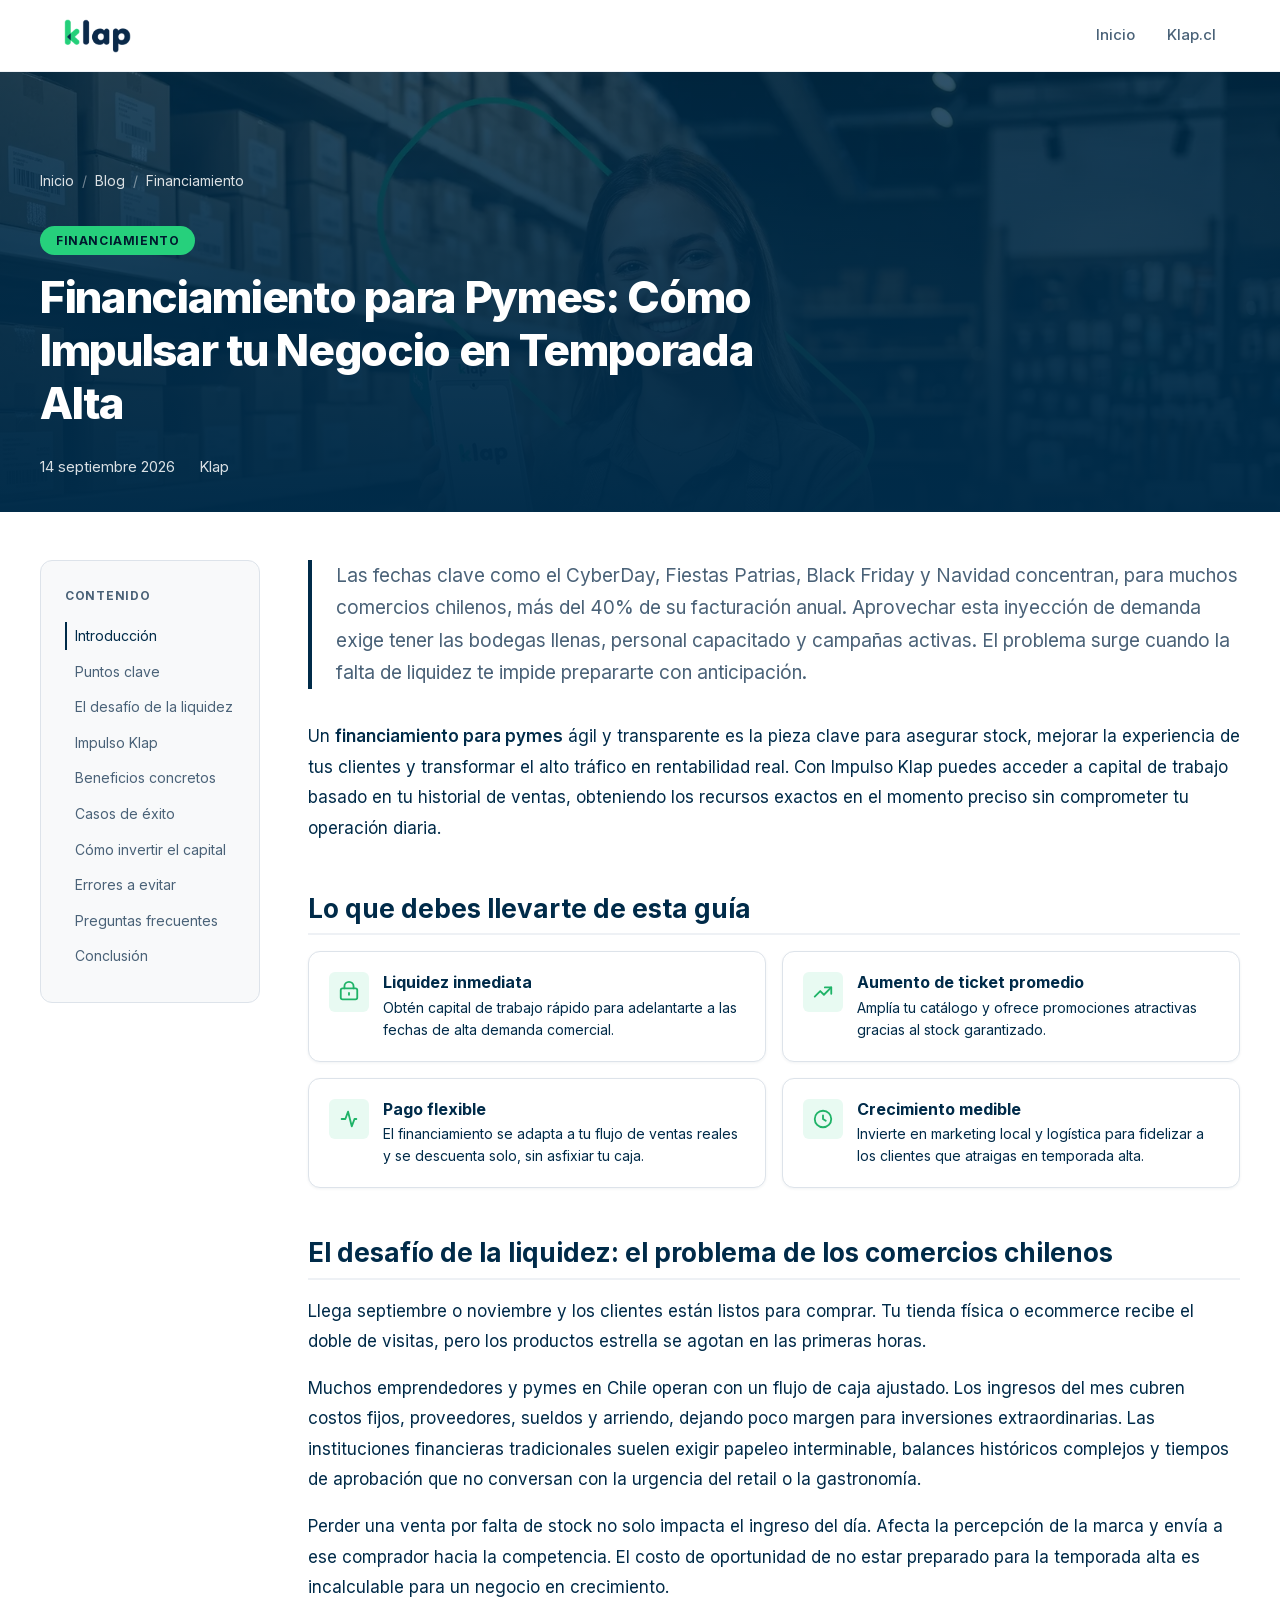
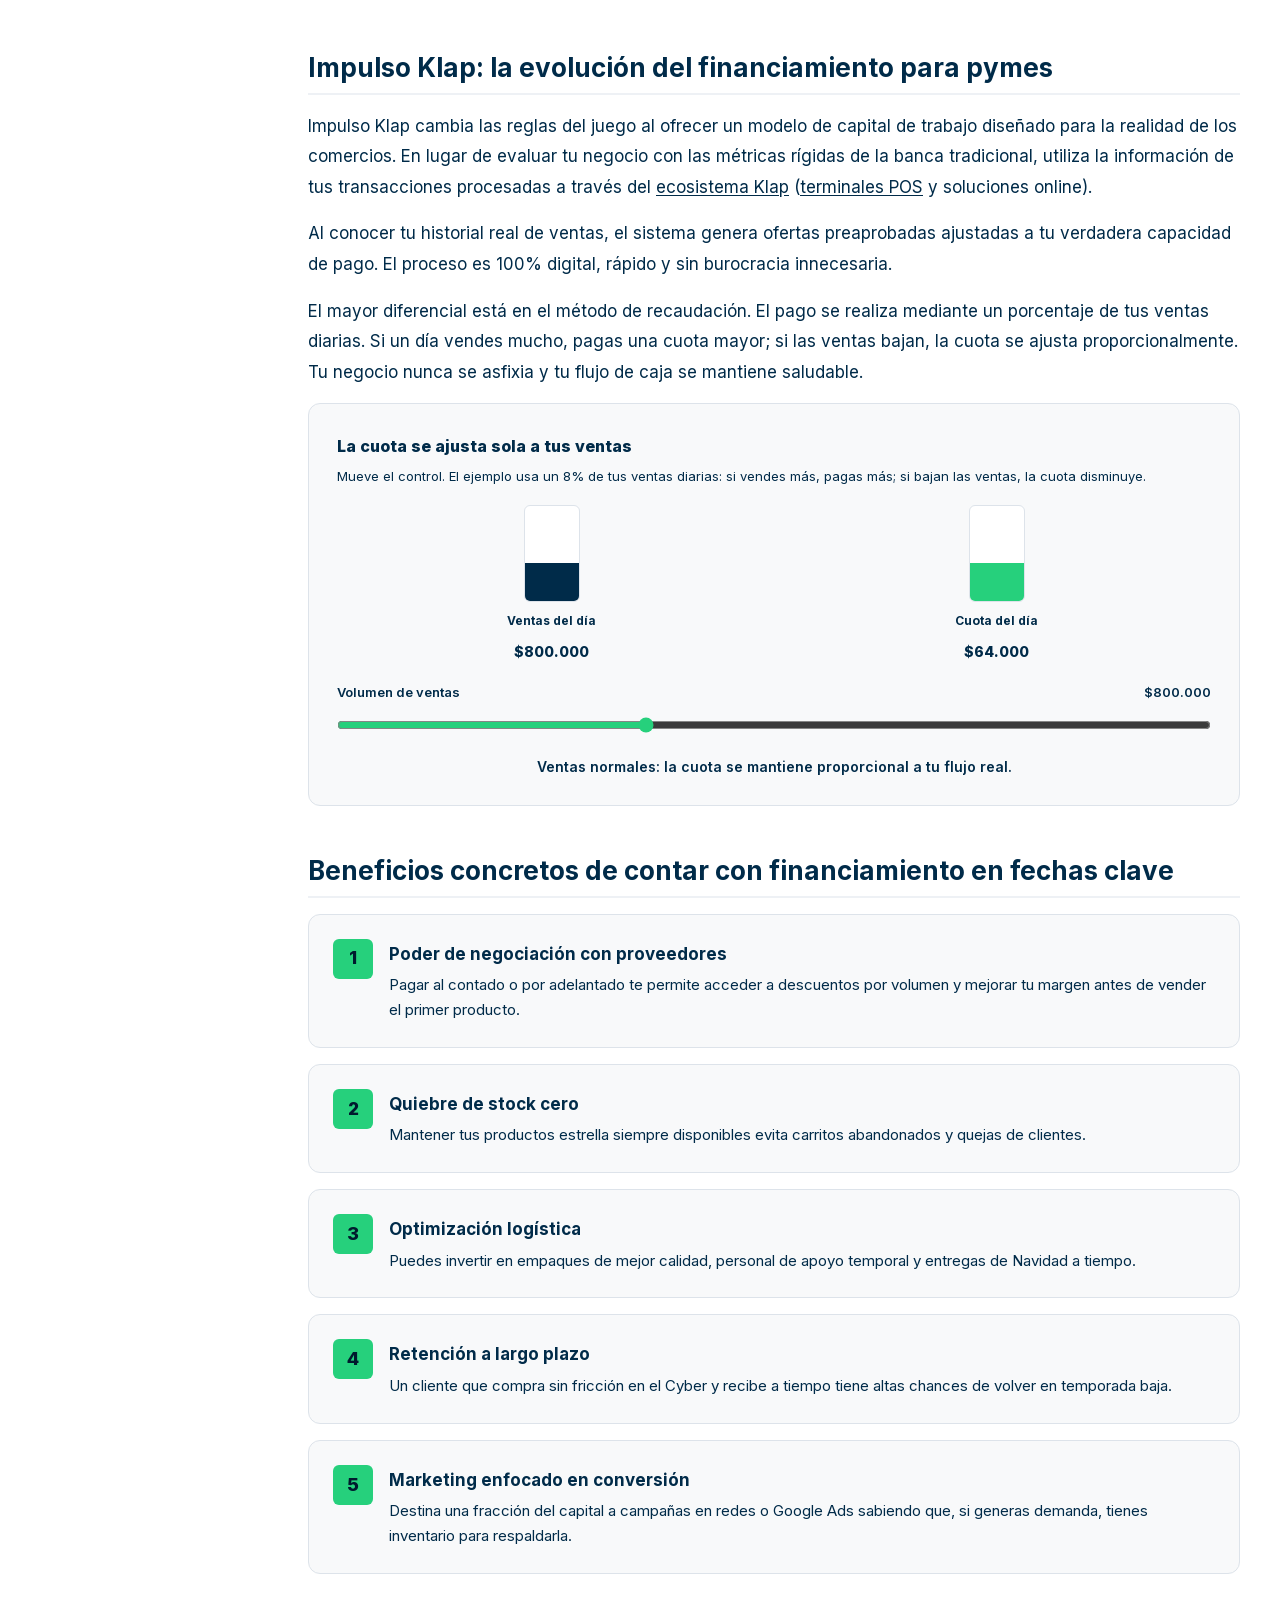
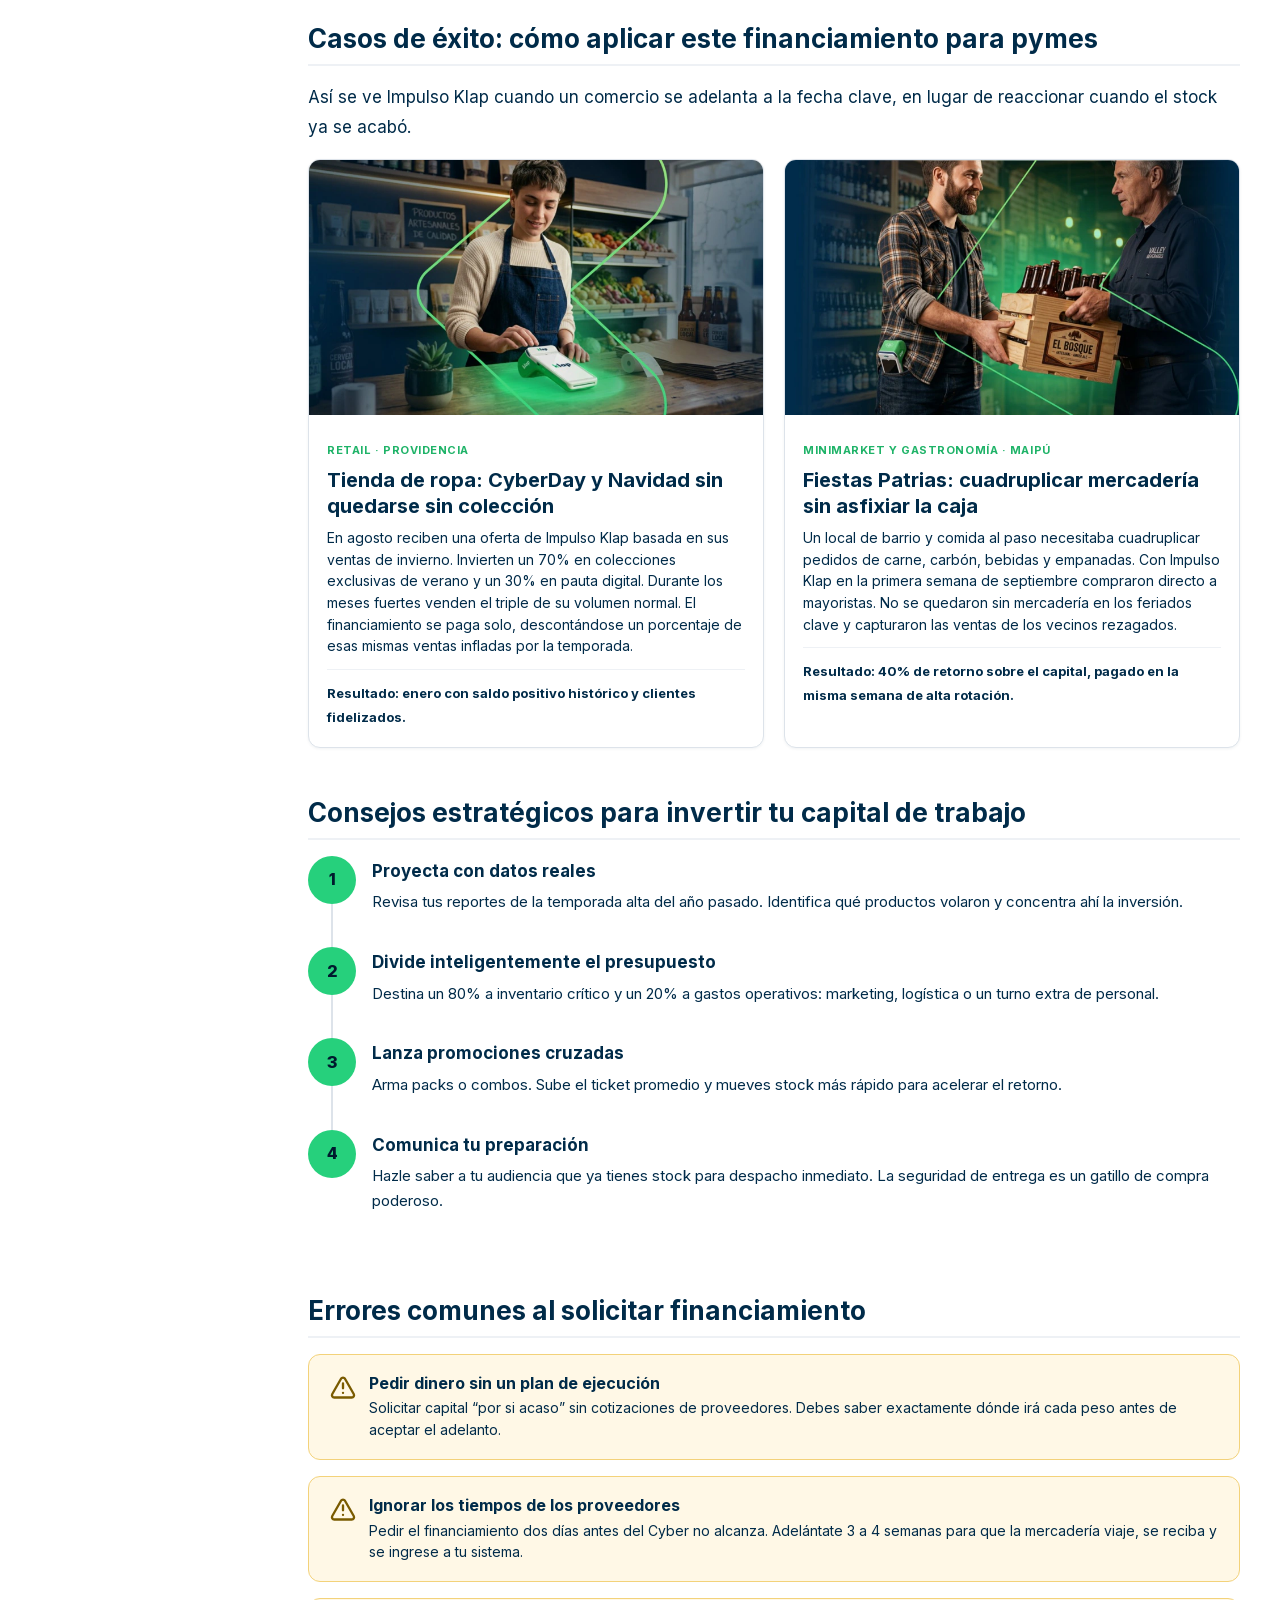
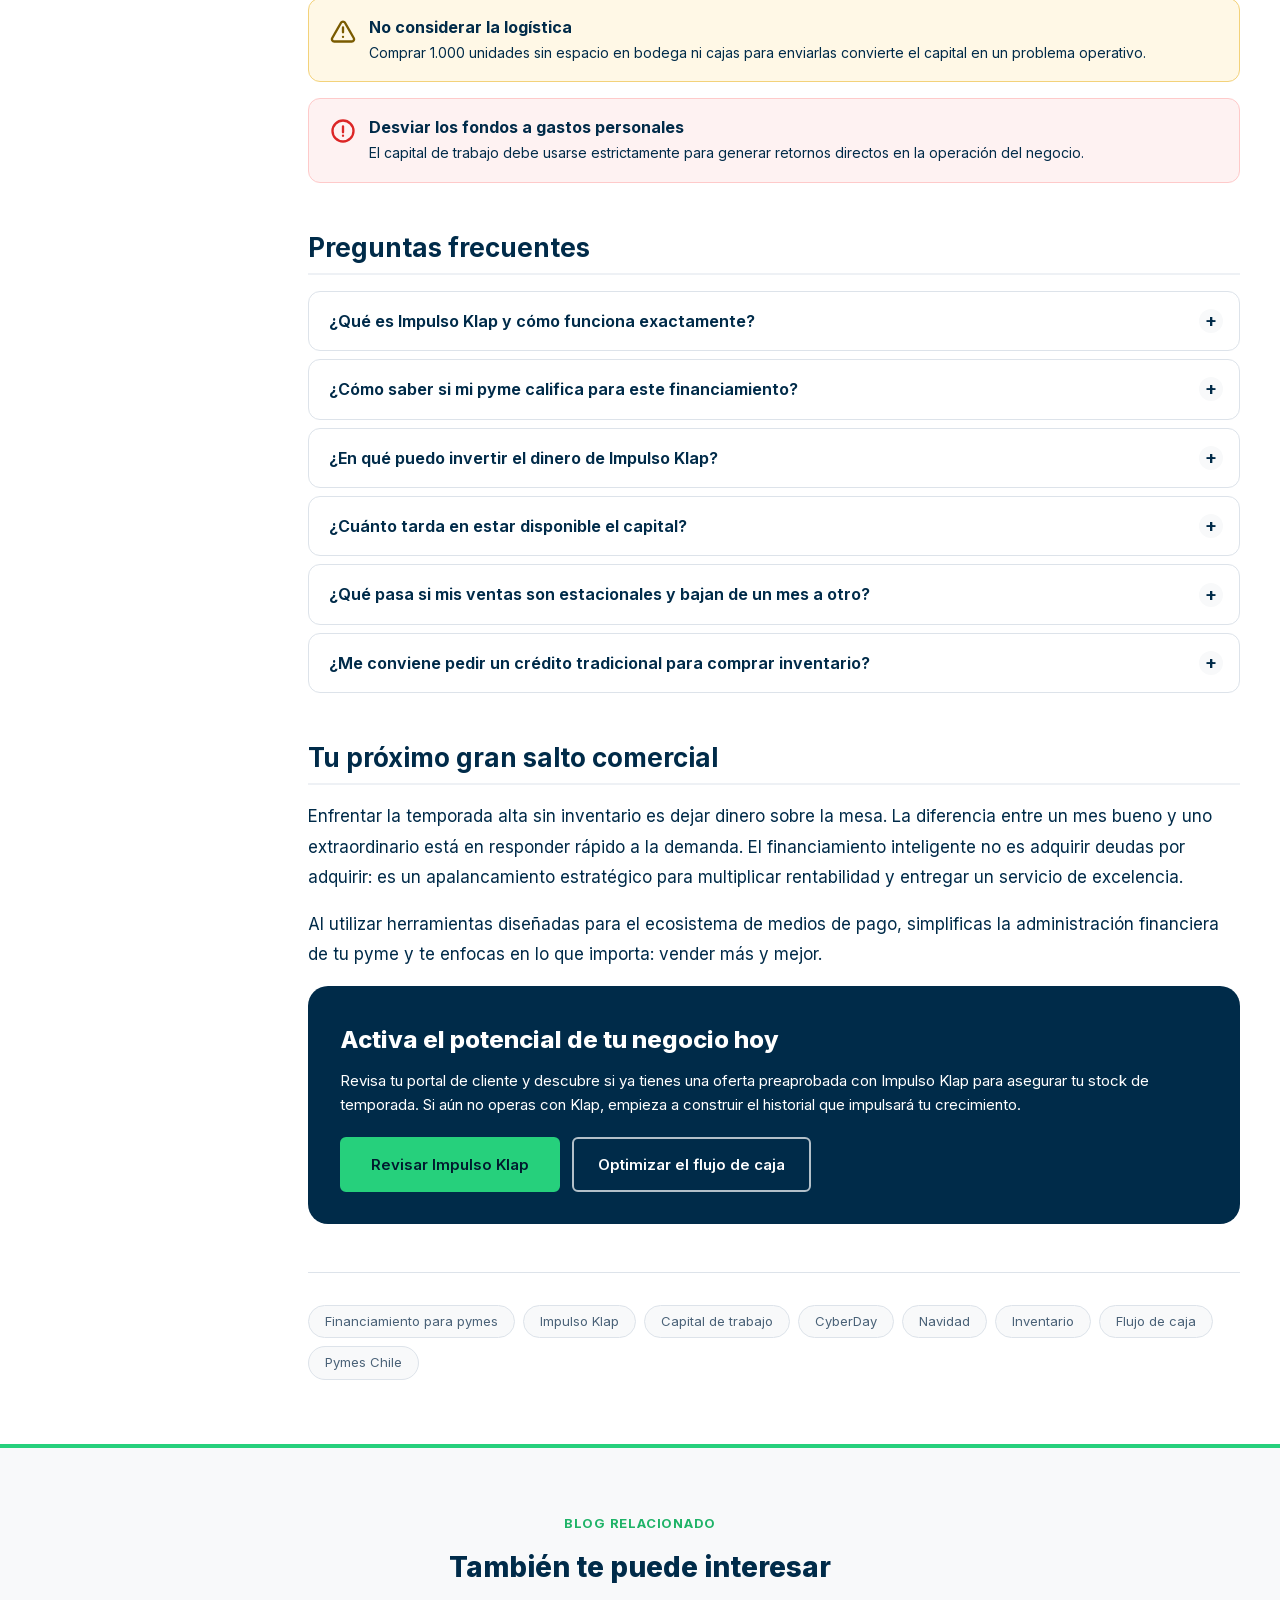
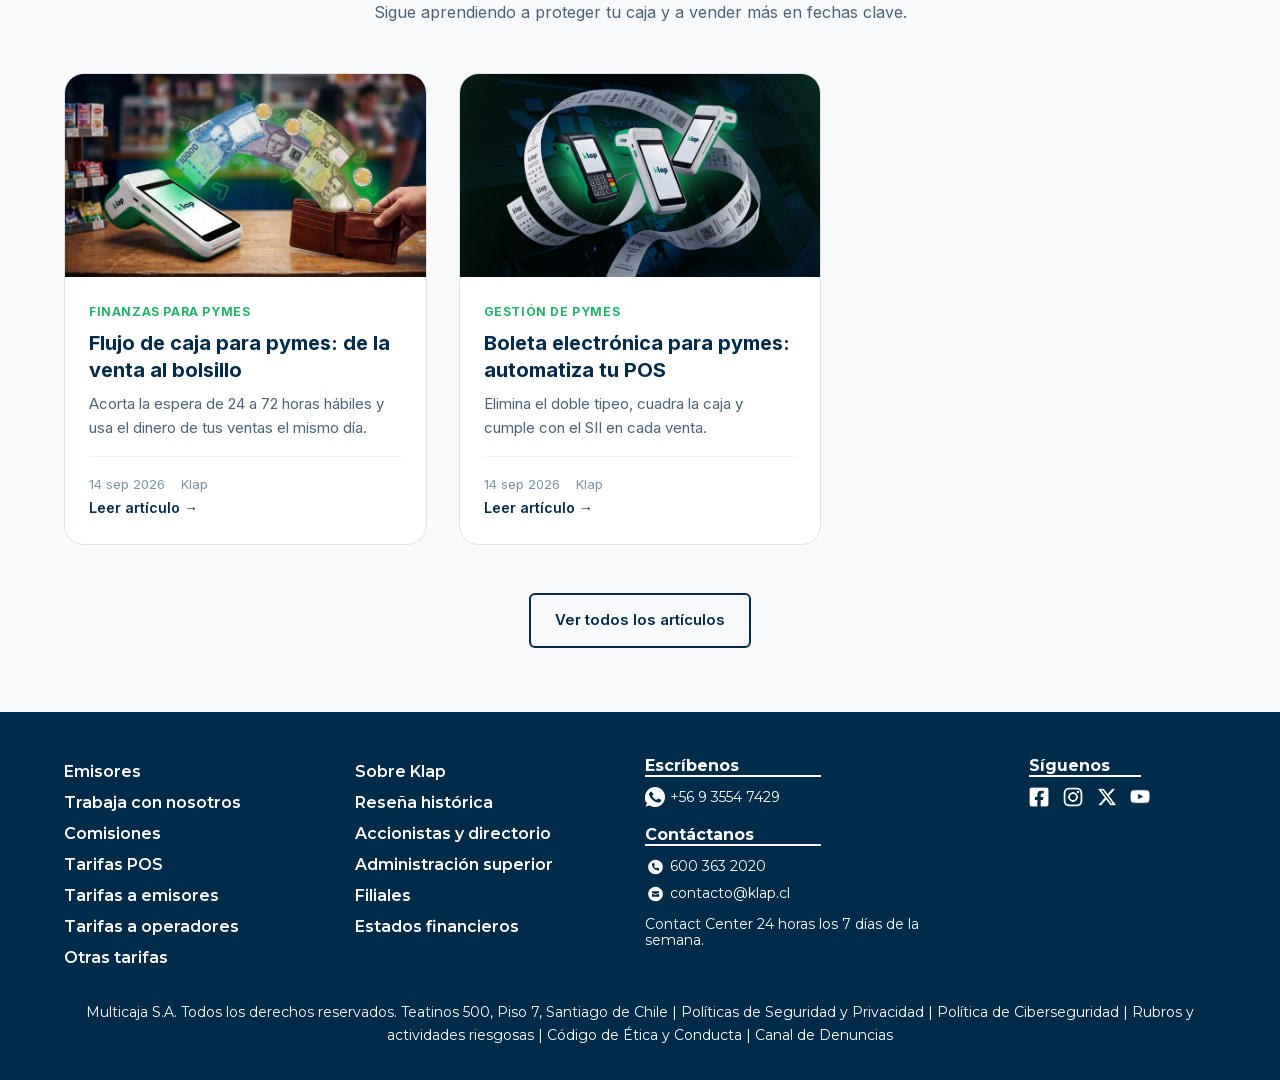
<file: posts/financiamiento-pymes-temporada-alta-impulso-klap.html>
<!DOCTYPE html>
<html lang="es-CL">
<head>
  <meta charset="UTF-8">
  <meta name="viewport" content="width=device-width, initial-scale=1.0, viewport-fit=cover">
  <title>Financiamiento para Pymes: Prepárate para la Temporada Alta | Blog Klap</title>
  <meta name="description" content="Descubre cómo el financiamiento para pymes de Impulso Klap te ayuda a asegurar stock y maximizar ventas en Cyber, Navidad y fechas clave.">
  <meta name="keywords" content="Financiamiento para pymes, Capital de trabajo, liquidez para pymes, Impulso Klap, financiamiento de stock, préstamos para comercios, preparar pyme para temporada alta, Klap">
  <meta name="robots" content="index, follow">
  <link rel="canonical" href="https://www.klap.cl/blog-klap/-/blogs/financiamiento-pymes-temporada-alta-impulso-klap">

  <meta property="og:type" content="article">
  <meta property="og:title" content="Financiamiento para Pymes: Prepárate para la Temporada Alta">
  <meta property="og:description" content="Descubre cómo el financiamiento para pymes de Impulso Klap te ayuda a asegurar stock y maximizar ventas en Cyber, Navidad y fechas clave.">
  <meta property="og:url" content="https://www.klap.cl/blog-klap/-/blogs/financiamiento-pymes-temporada-alta-impulso-klap">
  <meta property="og:image" content="assets/images/posts/financiamiento-pymes-temporada-alta-impulso-klap-1200.webp">
  <meta property="og:locale" content="es_CL">
  <meta property="article:published_time" content="2026-09-14">
  <meta property="article:author" content="Klap">

  <meta name="twitter:card" content="summary_large_image">
  <meta name="twitter:title" content="Financiamiento para Pymes: Prepárate para la Temporada Alta">
  <meta name="twitter:description" content="Asegura stock para Cyber, Fiestas Patrias y Navidad con un financiamiento que se adapta a tus ventas diarias.">
  <meta name="twitter:image" content="assets/images/posts/financiamiento-pymes-temporada-alta-impulso-klap-1200.webp">

  <link rel="stylesheet" href="../css/base.css?v=32">
  <link rel="stylesheet" href="../css/mobile.css?v=32" media="(max-width: 767px)">
  <link rel="stylesheet" href="../css/desktop.css?v=32" media="(min-width: 768px)">

  <script type="application/ld+json">
  {
    "@context": "https://schema.org",
    "@type": "Article",
    "headline": "Financiamiento para Pymes: Cómo Impulsar tu Negocio en Temporada Alta",
    "description": "Descubre cómo el financiamiento para pymes de Impulso Klap te ayuda a asegurar stock y maximizar ventas en Cyber, Navidad y fechas clave.",
    "image": "assets/images/posts/financiamiento-pymes-temporada-alta-impulso-klap-1200.webp",
    "datePublished": "2026-09-14",
    "dateModified": "2026-09-14",
    "author": { "@type": "Organization", "name": "Klap", "url": "https://www.klap.cl" },
    "publisher": {
      "@type": "Organization",
      "name": "Klap",
      "url": "https://www.klap.cl"
    },
    "mainEntityOfPage": {
      "@type": "WebPage",
      "@id": "https://www.klap.cl/blog-klap/-/blogs/financiamiento-pymes-temporada-alta-impulso-klap"
    },
    "keywords": "Financiamiento para pymes, Capital de trabajo, Impulso Klap, liquidez para pymes, financiamiento de stock"
  }
  </script>
  <script type="application/ld+json">
  {
    "@context": "https://schema.org",
    "@type": "FAQPage",
    "mainEntity": [
      {
        "@type": "Question",
        "name": "¿Qué es Impulso Klap y cómo funciona exactamente?",
        "acceptedAnswer": {
          "@type": "Answer",
          "text": "Es una solución de financiamiento y capital de trabajo diseñada para comercios que operan con soluciones de pago Klap. Evalúa tu historial de ventas procesadas para ofrecerte un monto preaprobado, el cual se paga automáticamente descontando un porcentaje fijo de tus ventas diarias futuras."
        }
      },
      {
        "@type": "Question",
        "name": "¿Cómo saber si mi pyme califica para este financiamiento?",
        "acceptedAnswer": {
          "@type": "Answer",
          "text": "Generalmente, la elegibilidad se basa en tener una antigüedad mínima operando con equipos o pasarelas de pago de Klap y mantener un volumen de ventas regular. Las ofertas suelen aparecer directamente preaprobadas en tu portal de cliente, sin necesidad de postular con largos trámites."
        }
      },
      {
        "@type": "Question",
        "name": "¿En qué puedo invertir el dinero de Impulso Klap?",
        "acceptedAnswer": {
          "@type": "Answer",
          "text": "Puedes usarlo en cualquier necesidad de tu negocio: compra de inventario, pago de proveedores para obtener descuentos por volumen, contratación de personal temporal, remodelación del local o campañas de marketing digital."
        }
      },
      {
        "@type": "Question",
        "name": "¿Cuánto tarda en estar disponible el capital?",
        "acceptedAnswer": {
          "@type": "Answer",
          "text": "A diferencia de los créditos tradicionales que toman semanas de evaluación, al ser un monto preaprobado basado en tus datos de transacciones, la disponibilidad del dinero suele ser sumamente rápida y ágil, depositándose directamente en tu cuenta registrada."
        }
      },
      {
        "@type": "Question",
        "name": "¿Qué pasa si mis ventas son estacionales y bajan de un mes a otro?",
        "acceptedAnswer": {
          "@type": "Answer",
          "text": "Como el pago se realiza reteniendo un porcentaje de la venta diaria, los días que vendes menos, pagas menos. El financiamiento se adapta al ritmo orgánico de tu negocio, protegiendo tu liquidez en todo momento."
        }
      },
      {
        "@type": "Question",
        "name": "¿Me conviene pedir un crédito tradicional para comprar inventario?",
        "acceptedAnswer": {
          "@type": "Answer",
          "text": "Los créditos tradicionales suelen tener cuotas fijas mensuales inflexibles, independientemente de si tuviste un buen o mal mes. Para necesidades comerciales rápidas como compra de inventario para una fecha clave, un modelo basado en ventas diarias reduce drásticamente el riesgo de iliquidez."
        }
      }
    ]
  }
  </script>
</head>
<body>

  <div class="reading-progress" role="progressbar" aria-label="Progreso de lectura" aria-valuemin="0" aria-valuemax="100" aria-valuenow="0">
    <div class="reading-progress__bar"></div>
  </div>

  <header class="site-header" role="banner">
    <div class="container site-header__inner">
      <a href="../index.html" class="site-logo" aria-label="Klap — Inicio del blog">
        <img src="../assets/images/brand/klap-logo.webp" alt="Klap" class="site-logo__img" width="200" height="102" decoding="async">
      </a>
      <button type="button" class="nav-toggle" aria-label="Abrir menú" aria-expanded="false" aria-controls="site-nav">
        <span></span><span></span><span></span>
      </button>
      <nav class="site-nav" id="site-nav" aria-label="Navegación principal">
        <a href="../index.html">Inicio</a>
        <a href="https://www.klap.cl" target="_blank" rel="noopener">Klap.cl</a>
      </nav>
    </div>
  </header>

  <article itemscope itemtype="https://schema.org/Article">
    <header class="article-hero">
      <div class="article-hero__image" aria-hidden="true">
        <picture>
            <source media="(min-width: 768px)" type="image/webp" srcset="../assets/images/posts/financiamiento-pymes-temporada-alta-impulso-klap-1600.webp">
            <img src="[data-uri]" alt="" width="1920" height="1080" decoding="async">
          </picture>
      </div>
      <div class="container article-hero__overlay">
        <nav class="breadcrumb" aria-label="Ruta de navegación">
          <a href="../index.html">Inicio</a>
          <span class="breadcrumb__sep" aria-hidden="true">/</span>
          <a href="../index.html">Blog</a>
          <span class="breadcrumb__sep" aria-hidden="true">/</span>
          <span aria-current="page">Financiamiento</span>
        </nav>
        <span class="article-hero__category">Financiamiento</span>
        <h1 class="article-hero__title" itemprop="headline">Financiamiento para Pymes: Cómo Impulsar tu Negocio en Temporada Alta</h1>
        <div class="article-hero__meta">
          <time datetime="2026-09-14" itemprop="datePublished">14 septiembre 2026</time>
          <span itemprop="author" itemscope itemtype="https://schema.org/Organization">
            <span itemprop="name">Klap</span>
          </span>
        </div>
      </div>
    </header>

    <div class="article-featured-image">
      <picture>
      <source media="(max-width: 767px)" type="image/webp" srcset="../assets/images/posts/financiamiento-pymes-temporada-alta-impulso-klap-800.webp">
      <img src="[data-uri]" alt="Dueño de pyme en Chile preparando su inventario para temporada alta con financiamiento" width="1920" height="1080" fetchpriority="high" decoding="async">
    </picture>
    </div>

    <div class="container article-layout">
      <aside class="toc" aria-label="Tabla de contenidos">
        <button type="button" class="toc__toggle" aria-expanded="false" aria-controls="toc-panel">
          <span>Contenido del artículo</span>
          <span class="toc__toggle-icon" aria-hidden="true">▼</span>
        </button>
        <div class="toc__panel" id="toc-panel">
        <p class="toc__title">Contenido</p>
        <ol>
          <li><a href="#introduccion">Introducción</a></li>
          <li><a href="#puntos-clave">Puntos clave</a></li>
          <li><a href="#el-problema">El desafío de la liquidez</a></li>
          <li><a href="#la-solucion">Impulso Klap</a></li>
          <li><a href="#beneficios">Beneficios concretos</a></li>
          <li><a href="#casos-de-uso">Casos de éxito</a></li>
          <li><a href="#implementacion">Cómo invertir el capital</a></li>
          <li><a href="#errores-comunes">Errores a evitar</a></li>
          <li><a href="#preguntas-frecuentes">Preguntas frecuentes</a></li>
          <li><a href="#conclusion">Conclusión</a></li>
        </ol>
        </div>
      </aside>

      <div class="prose" itemprop="articleBody">

        <section id="introduccion">
          <p class="lead">Las fechas clave como el CyberDay, Fiestas Patrias, Black Friday y Navidad concentran, para muchos comercios chilenos, más del 40% de su facturación anual. Aprovechar esta inyección de demanda exige tener las bodegas llenas, personal capacitado y campañas activas. El problema surge cuando la falta de liquidez te impide prepararte con anticipación.</p>
          <p>Un <strong>financiamiento para pymes</strong> ágil y transparente es la pieza clave para asegurar stock, mejorar la experiencia de tus clientes y transformar el alto tráfico en rentabilidad real. Con Impulso Klap puedes acceder a capital de trabajo basado en tu historial de ventas, obteniendo los recursos exactos en el momento preciso sin comprometer tu operación diaria.</p>
        </section>

        <section id="puntos-clave">
          <h2>Lo que debes llevarte de esta guía</h2>
          <div class="takeaways">
            <article class="takeaway-card">
              <span class="takeaway-card__icon" aria-hidden="true">
                <svg viewBox="0 0 24 24" width="22" height="22" fill="none" stroke="currentColor" stroke-width="2" stroke-linecap="round" stroke-linejoin="round"><rect x="3" y="8" width="18" height="12" rx="2"/><path d="M7 8V6a5 5 0 0110 0v2"/><path d="M12 13v2"/></svg>
              </span>
              <div>
                <p class="takeaway-card__title">Liquidez inmediata</p>
                <p class="takeaway-card__text">Obtén capital de trabajo rápido para adelantarte a las fechas de alta demanda comercial.</p>
              </div>
            </article>
            <article class="takeaway-card">
              <span class="takeaway-card__icon" aria-hidden="true">
                <svg viewBox="0 0 24 24" width="22" height="22" fill="none" stroke="currentColor" stroke-width="2" stroke-linecap="round" stroke-linejoin="round"><path d="M3 17l6-6 4 4 8-8"/><path d="M14 7h7v7"/></svg>
              </span>
              <div>
                <p class="takeaway-card__title">Aumento de ticket promedio</p>
                <p class="takeaway-card__text">Amplía tu catálogo y ofrece promociones atractivas gracias al stock garantizado.</p>
              </div>
            </article>
            <article class="takeaway-card">
              <span class="takeaway-card__icon" aria-hidden="true">
                <svg viewBox="0 0 24 24" width="22" height="22" fill="none" stroke="currentColor" stroke-width="2" stroke-linecap="round" stroke-linejoin="round"><path d="M4 12h4l3-8 4 16 3-8h2"/></svg>
              </span>
              <div>
                <p class="takeaway-card__title">Pago flexible</p>
                <p class="takeaway-card__text">El financiamiento se adapta a tu flujo de ventas reales y se descuenta solo, sin asfixiar tu caja.</p>
              </div>
            </article>
            <article class="takeaway-card">
              <span class="takeaway-card__icon" aria-hidden="true">
                <svg viewBox="0 0 24 24" width="22" height="22" fill="none" stroke="currentColor" stroke-width="2" stroke-linecap="round" stroke-linejoin="round"><circle cx="12" cy="12" r="9"/><path d="M12 8v4l3 2"/></svg>
              </span>
              <div>
                <p class="takeaway-card__title">Crecimiento medible</p>
                <p class="takeaway-card__text">Invierte en marketing local y logística para fidelizar a los clientes que atraigas en temporada alta.</p>
              </div>
            </article>
          </div>
        </section>

        <section id="el-problema">
          <h2>El desafío de la liquidez: el problema de los comercios chilenos</h2>
          <p>Llega septiembre o noviembre y los clientes están listos para comprar. Tu tienda física o ecommerce recibe el doble de visitas, pero los productos estrella se agotan en las primeras horas.</p>
          <p>Muchos emprendedores y pymes en Chile operan con un flujo de caja ajustado. Los ingresos del mes cubren costos fijos, proveedores, sueldos y arriendo, dejando poco margen para inversiones extraordinarias. Las instituciones financieras tradicionales suelen exigir papeleo interminable, balances históricos complejos y tiempos de aprobación que no conversan con la urgencia del retail o la gastronomía.</p>
          <p>Perder una venta por falta de stock no solo impacta el ingreso del día. Afecta la percepción de la marca y envía a ese comprador hacia la competencia. El costo de oportunidad de no estar preparado para la temporada alta es incalculable para un negocio en crecimiento.</p>
        </section>

        <section id="la-solucion">
          <h2>Impulso Klap: la evolución del financiamiento para pymes</h2>
          <p>Impulso Klap cambia las reglas del juego al ofrecer un modelo de capital de trabajo diseñado para la realidad de los comercios. En lugar de evaluar tu negocio con las métricas rígidas de la banca tradicional, utiliza la información de tus transacciones procesadas a través del <a href="https://www.klap.cl" target="_blank" rel="noopener">ecosistema Klap</a> (<a href="elegir-mejor-maquina-pos.html">terminales POS</a> y soluciones online).</p>
          <p>Al conocer tu historial real de ventas, el sistema genera ofertas preaprobadas ajustadas a tu verdadera capacidad de pago. El proceso es 100% digital, rápido y sin burocracia innecesaria.</p>
          <p>El mayor diferencial está en el método de recaudación. El pago se realiza mediante un porcentaje de tus ventas diarias. Si un día vendes mucho, pagas una cuota mayor; si las ventas bajan, la cuota se ajusta proporcionalmente. Tu negocio nunca se asfixia y tu flujo de caja se mantiene saludable.</p>

          <div class="quota-visual" data-quota-visual data-percent="8">
            <div class="quota-visual__header">
              <p class="quota-visual__title">La cuota se ajusta sola a tus ventas</p>
              <p class="quota-visual__hint">Mueve el control. El ejemplo usa un 8% de tus ventas diarias: si vendes más, pagas más; si bajan las ventas, la cuota disminuye.</p>
            </div>
            <div class="quota-visual__bars" aria-hidden="true">
              <div class="quota-bar quota-bar--sales">
                <div class="quota-bar__track">
                  <div class="quota-bar__fill" data-sales-fill></div>
                </div>
                <p class="quota-bar__label">Ventas del día</p>
                <p class="quota-bar__value" data-sales-amount>$800.000</p>
              </div>
              <div class="quota-bar quota-bar--quota">
                <div class="quota-bar__track">
                  <div class="quota-bar__fill" data-quota-fill></div>
                </div>
                <p class="quota-bar__label">Cuota del día</p>
                <p class="quota-bar__value" data-quota-amount>$64.000</p>
              </div>
            </div>
            <div class="quota-visual__control">
              <label for="quota-range">Volumen de ventas <span data-sales-amount>$800.000</span></label>
              <input id="quota-range" type="range" min="150000" max="2000000" step="50000" value="800000" aria-valuemin="150000" aria-valuemax="2000000">
            </div>
            <p class="quota-visual__scenario" data-quota-scenario>Ventas normales: la cuota se mantiene proporcional a tu flujo real.</p>
          </div>
        </section>

        <section id="beneficios">
          <h2>Beneficios concretos de contar con financiamiento en fechas clave</h2>
          <div class="reason-cards">
            <div class="reason-card">
              <span class="reason-card__number" aria-hidden="true">1</span>
              <div>
                <p class="reason-card__title">Poder de negociación con proveedores</p>
                <p class="reason-card__text">Pagar al contado o por adelantado te permite acceder a descuentos por volumen y mejorar tu margen antes de vender el primer producto.</p>
              </div>
            </div>
            <div class="reason-card">
              <span class="reason-card__number" aria-hidden="true">2</span>
              <div>
                <p class="reason-card__title">Quiebre de stock cero</p>
                <p class="reason-card__text">Mantener tus productos estrella siempre disponibles evita carritos abandonados y quejas de clientes.</p>
              </div>
            </div>
            <div class="reason-card">
              <span class="reason-card__number" aria-hidden="true">3</span>
              <div>
                <p class="reason-card__title">Optimización logística</p>
                <p class="reason-card__text">Puedes invertir en empaques de mejor calidad, personal de apoyo temporal y entregas de Navidad a tiempo.</p>
              </div>
            </div>
            <div class="reason-card">
              <span class="reason-card__number" aria-hidden="true">4</span>
              <div>
                <p class="reason-card__title">Retención a largo plazo</p>
                <p class="reason-card__text">Un cliente que compra sin fricción en el Cyber y recibe a tiempo tiene altas chances de volver en temporada baja.</p>
              </div>
            </div>
            <div class="reason-card">
              <span class="reason-card__number" aria-hidden="true">5</span>
              <div>
                <p class="reason-card__title">Marketing enfocado en conversión</p>
                <p class="reason-card__text">Destina una fracción del capital a campañas en redes o Google Ads sabiendo que, si generas demanda, tienes inventario para respaldarla.</p>
              </div>
            </div>
          </div>
        </section>

        <section id="casos-de-uso">
          <h2>Casos de éxito: cómo aplicar este financiamiento para pymes</h2>
          <p>Así se ve Impulso Klap cuando un comercio se adelanta a la fecha clave, en lugar de reaccionar cuando el stock ya se acabó.</p>

          <div class="case-cards">
            <article class="case-card">
              <div class="case-card__media">
                <img src="../assets/images/posts/financiamiento-almacen-pos-1024.webp" srcset="../assets/images/posts/financiamiento-almacen-pos-800.webp 800w, ../assets/images/posts/financiamiento-almacen-pos-1024.webp 1024w" sizes="(max-width: 767px) calc(100vw - 48px), 480px" alt="Comerciante atendiendo en un almacén con un POS Klap y las estanterías llenas de mercadería" width="1024" height="576" loading="lazy" decoding="async">
              </div>
              <div class="case-card__body">
                <span class="case-card__label">Retail · Providencia</span>
                <h3 class="case-card__title">Tienda de ropa: CyberDay y Navidad sin quedarse sin colección</h3>
                <p class="case-card__text">En agosto reciben una oferta de Impulso Klap basada en sus ventas de invierno. Invierten un 70% en colecciones exclusivas de verano y un 30% en pauta digital. Durante los meses fuertes venden el triple de su volumen normal. El financiamiento se paga solo, descontándose un porcentaje de esas mismas ventas infladas por la temporada.</p>
                <p class="case-card__result">Resultado: enero con saldo positivo histórico y clientes fidelizados.</p>
              </div>
            </article>
            <article class="case-card">
              <div class="case-card__media">
                <img src="../assets/images/posts/recepcion-bebidas-pos-1024.webp" srcset="../assets/images/posts/recepcion-bebidas-pos-800.webp 800w, ../assets/images/posts/recepcion-bebidas-pos-1024.webp 1024w" sizes="(max-width: 767px) calc(100vw - 48px), 480px" alt="Dueño de local recibiendo una caja de bebidas de su proveedor, con un POS Klap en el bolsillo" width="1024" height="576" loading="lazy" decoding="async">
              </div>
              <div class="case-card__body">
                <span class="case-card__label">Minimarket y gastronomía · Maipú</span>
                <h3 class="case-card__title">Fiestas Patrias: cuadruplicar mercadería sin asfixiar la caja</h3>
                <p class="case-card__text">Un local de barrio y comida al paso necesitaba cuadruplicar pedidos de carne, carbón, bebidas y empanadas. Con Impulso Klap en la primera semana de septiembre compraron directo a mayoristas. No se quedaron sin mercadería en los feriados clave y capturaron las ventas de los vecinos rezagados.</p>
                <p class="case-card__result">Resultado: 40% de retorno sobre el capital, pagado en la misma semana de alta rotación.</p>
              </div>
            </article>
          </div>
        </section>

        <section id="implementacion">
          <h2>Consejos estratégicos para invertir tu capital de trabajo</h2>
          <div class="steps">
            <div class="step">
              <span class="step__marker" aria-hidden="true">1</span>
              <div>
                <p class="step__title">Proyecta con datos reales</p>
                <p class="step__text">Revisa tus reportes de la temporada alta del año pasado. Identifica qué productos volaron y concentra ahí la inversión.</p>
              </div>
            </div>
            <div class="step">
              <span class="step__marker" aria-hidden="true">2</span>
              <div>
                <p class="step__title">Divide inteligentemente el presupuesto</p>
                <p class="step__text">Destina un 80% a inventario crítico y un 20% a gastos operativos: marketing, logística o un turno extra de personal.</p>
              </div>
            </div>
            <div class="step">
              <span class="step__marker" aria-hidden="true">3</span>
              <div>
                <p class="step__title">Lanza promociones cruzadas</p>
                <p class="step__text">Arma packs o combos. Sube el ticket promedio y mueves stock más rápido para acelerar el retorno.</p>
              </div>
            </div>
            <div class="step">
              <span class="step__marker" aria-hidden="true">4</span>
              <div>
                <p class="step__title">Comunica tu preparación</p>
                <p class="step__text">Hazle saber a tu audiencia que ya tienes stock para despacho inmediato. La seguridad de entrega es un gatillo de compra poderoso.</p>
              </div>
            </div>
          </div>
        </section>

        <section id="errores-comunes">
          <h2>Errores comunes al solicitar financiamiento</h2>
          <div class="alert alert--warning" role="note">
            <span class="alert__icon" aria-hidden="true">
              <svg viewBox="0 0 24 24" width="28" height="28" fill="none" stroke="currentColor" stroke-width="2" stroke-linecap="round" stroke-linejoin="round"><path d="M12 9v4M12 17h.01"/><path d="M10.3 4.9L2.8 18a2 2 0 001.7 3h15a2 2 0 001.7-3L13.7 4.9a2 2 0 00-3.4 0z"/></svg>
            </span>
            <div>
              <p class="alert__title">Pedir dinero sin un plan de ejecución</p>
              <p class="alert__text">Solicitar capital “por si acaso” sin cotizaciones de proveedores. Debes saber exactamente dónde irá cada peso antes de aceptar el adelanto.</p>
            </div>
          </div>
          <div class="alert alert--warning" role="note">
            <span class="alert__icon" aria-hidden="true">
              <svg viewBox="0 0 24 24" width="28" height="28" fill="none" stroke="currentColor" stroke-width="2" stroke-linecap="round" stroke-linejoin="round"><path d="M12 9v4M12 17h.01"/><path d="M10.3 4.9L2.8 18a2 2 0 001.7 3h15a2 2 0 001.7-3L13.7 4.9a2 2 0 00-3.4 0z"/></svg>
            </span>
            <div>
              <p class="alert__title">Ignorar los tiempos de los proveedores</p>
              <p class="alert__text">Pedir el financiamiento dos días antes del Cyber no alcanza. Adelántate 3 a 4 semanas para que la mercadería viaje, se reciba y se ingrese a tu sistema.</p>
            </div>
          </div>
          <div class="alert alert--warning" role="note">
            <span class="alert__icon" aria-hidden="true">
              <svg viewBox="0 0 24 24" width="28" height="28" fill="none" stroke="currentColor" stroke-width="2" stroke-linecap="round" stroke-linejoin="round"><path d="M12 9v4M12 17h.01"/><path d="M10.3 4.9L2.8 18a2 2 0 001.7 3h15a2 2 0 001.7-3L13.7 4.9a2 2 0 00-3.4 0z"/></svg>
            </span>
            <div>
              <p class="alert__title">No considerar la logística</p>
              <p class="alert__text">Comprar 1.000 unidades sin espacio en bodega ni cajas para enviarlas convierte el capital en un problema operativo.</p>
            </div>
          </div>
          <div class="alert alert--danger" role="note">
            <span class="alert__icon" aria-hidden="true">
              <svg viewBox="0 0 24 24" width="28" height="28" fill="none" stroke="currentColor" stroke-width="2" stroke-linecap="round" stroke-linejoin="round"><circle cx="12" cy="12" r="9"/><path d="M12 8v5M12 16h.01"/></svg>
            </span>
            <div>
              <p class="alert__title">Desviar los fondos a gastos personales</p>
              <p class="alert__text">El capital de trabajo debe usarse estrictamente para generar retornos directos en la operación del negocio.</p>
            </div>
          </div>
        </section>

        <section id="preguntas-frecuentes">
          <h2>Preguntas frecuentes</h2>
          <div class="faq">
            <details class="faq-item">
              <summary>¿Qué es Impulso Klap y cómo funciona exactamente?</summary>
              <div class="faq-item__answer">
                <p>Es una solución de financiamiento y capital de trabajo para comercios que operan con soluciones de pago Klap. Evalúa tu historial de ventas procesadas para ofrecerte un monto preaprobado, que se paga automáticamente descontando un porcentaje fijo de tus ventas diarias futuras.</p>
              </div>
            </details>
            <details class="faq-item">
              <summary>¿Cómo saber si mi pyme califica para este financiamiento?</summary>
              <div class="faq-item__answer">
                <p>Generalmente se basa en una antigüedad mínima operando con equipos o pasarelas Klap y un volumen de ventas regular. Las ofertas suelen aparecer preaprobadas en tu portal de cliente, sin largos trámites.</p>
              </div>
            </details>
            <details class="faq-item">
              <summary>¿En qué puedo invertir el dinero de Impulso Klap?</summary>
              <div class="faq-item__answer">
                <p>En cualquier necesidad del negocio: inventario, pago a proveedores para descuentos por volumen, personal temporal, remodelación del local o campañas de marketing digital.</p>
              </div>
            </details>
            <details class="faq-item">
              <summary>¿Cuánto tarda en estar disponible el capital?</summary>
              <div class="faq-item__answer">
                <p>A diferencia de los créditos tradicionales que toman semanas, al ser un monto preaprobado basado en tus transacciones la disponibilidad suele ser rápida, con depósito directo en tu cuenta registrada.</p>
              </div>
            </details>
            <details class="faq-item">
              <summary>¿Qué pasa si mis ventas son estacionales y bajan de un mes a otro?</summary>
              <div class="faq-item__answer">
                <p>Esa es la principal ventaja. Como el pago retiene un porcentaje de la venta diaria, los días que vendes menos, pagas menos. El financiamiento se adapta al ritmo de tu negocio.</p>
              </div>
            </details>
            <details class="faq-item">
              <summary>¿Me conviene pedir un crédito tradicional para comprar inventario?</summary>
              <div class="faq-item__answer">
                <p>Los créditos tradicionales tienen cuotas fijas mensuales, hayas tenido un buen o mal mes. Para inventario de una fecha clave, un modelo basado en ventas diarias reduce el riesgo de iliquidez.</p>
              </div>
            </details>
          </div>
        </section>

        <section id="conclusion">
          <h2>Tu próximo gran salto comercial</h2>
          <p>Enfrentar la temporada alta sin inventario es dejar dinero sobre la mesa. La diferencia entre un mes bueno y uno extraordinario está en responder rápido a la demanda. El financiamiento inteligente no es adquirir deudas por adquirir: es un apalancamiento estratégico para multiplicar rentabilidad y entregar un servicio de excelencia.</p>
          <p>Al utilizar herramientas diseñadas para el ecosistema de medios de pago, simplificas la administración financiera de tu pyme y te enfocas en lo que importa: vender más y mejor.</p>

          <div class="article-cta">
            <p class="article-cta__title">Activa el potencial de tu negocio hoy</p>
            <p class="article-cta__text">Revisa tu portal de cliente y descubre si ya tienes una oferta preaprobada con Impulso Klap para asegurar tu stock de temporada. Si aún no operas con Klap, empieza a construir el historial que impulsará tu crecimiento.</p>
            <div class="article-cta__actions">
              <a class="btn btn--solid" href="https://www.klap.cl" target="_blank" rel="noopener">Revisar Impulso Klap</a>
              <a class="btn btn--ghost" href="optimizar-flujo-caja-pymes-abono-ya.html">Optimizar el flujo de caja</a>
            </div>
          </div>
        </section>

        <div class="tags" aria-label="Palabras clave">
          <span class="tag">Financiamiento para pymes</span>
          <span class="tag">Impulso Klap</span>
          <span class="tag">Capital de trabajo</span>
          <span class="tag">CyberDay</span>
          <span class="tag">Navidad</span>
          <span class="tag">Inventario</span>
          <span class="tag">Flujo de caja</span>
          <span class="tag">Pymes Chile</span>
        </div>
      </div>
    </div>
  </article>

  <section class="related-posts" aria-labelledby="related-title">
    <div class="container">
      <header class="related-posts__header">
        <p class="related-posts__label">Blog relacionado</p>
        <h2 id="related-title" class="related-posts__title">También te puede interesar</h2>
        <p class="related-posts__subtitle">Sigue aprendiendo a proteger tu caja y a vender más en fechas clave.</p>
      </header>
      <div class="posts-grid related-posts__grid">
        <article class="post-card">
          <div class="post-card__image">
            <a href="optimizar-flujo-caja-pymes-abono-ya.html" tabindex="-1" aria-hidden="true">
              <img src="../assets/images/posts/optimizar-flujo-caja-pymes-abono-ya-800.webp" srcset="../assets/images/posts/optimizar-flujo-caja-pymes-abono-ya-800.webp 800w, ../assets/images/posts/optimizar-flujo-caja-pymes-abono-ya-1200.webp 1200w, ../assets/images/posts/optimizar-flujo-caja-pymes-abono-ya-1600.webp 1600w" sizes="(max-width: 767px) calc(100vw - 48px), 380px" alt="POS Klap y flujo de caja diario con Abono Ya" width="1920" height="1080" loading="lazy" decoding="async">
            </a>
          </div>
          <div class="post-card__body">
            <span class="post-card__category">Finanzas para pymes</span>
            <h3 class="post-card__title"><a href="optimizar-flujo-caja-pymes-abono-ya.html">Flujo de caja para pymes: de la venta al bolsillo</a></h3>
            <p class="post-card__excerpt">Acorta la espera de 24 a 72 horas hábiles y usa el dinero de tus ventas el mismo día.</p>
            <div class="post-card__meta"><time datetime="2026-09-14">14 sep 2026</time><span>Klap</span></div>
            <a href="optimizar-flujo-caja-pymes-abono-ya.html" class="post-card__read-more">Leer artículo →</a>
          </div>
        </article>
        <article class="post-card">
          <div class="post-card__image">
            <a href="boleta-electronica-pymes-automatizar-pos-sii.html" tabindex="-1" aria-hidden="true">
              <img src="../assets/images/posts/boleta-electronica-pymes-automatizar-pos-sii-800.webp?v=2" srcset="../assets/images/posts/boleta-electronica-pymes-automatizar-pos-sii-800.webp?v=2 800w, ../assets/images/posts/boleta-electronica-pymes-automatizar-pos-sii-1200.webp?v=2 1200w, ../assets/images/posts/boleta-electronica-pymes-automatizar-pos-sii-1600.webp?v=2 1600w" sizes="(max-width: 767px) calc(100vw - 48px), 380px" alt="Boleta electrónica para pymes integrada en un POS Klap" width="1920" height="1080" loading="lazy" decoding="async">
            </a>
          </div>
          <div class="post-card__body">
            <span class="post-card__category">Gestión de pymes</span>
            <h3 class="post-card__title"><a href="boleta-electronica-pymes-automatizar-pos-sii.html">Boleta electrónica para pymes: automatiza tu POS</a></h3>
            <p class="post-card__excerpt">Elimina el doble tipeo, cuadra la caja y cumple con el SII en cada venta.</p>
            <div class="post-card__meta"><time datetime="2026-09-14">14 sep 2026</time><span>Klap</span></div>
            <a href="boleta-electronica-pymes-automatizar-pos-sii.html" class="post-card__read-more">Leer artículo →</a>
          </div>
        </article>
      </div>
      <div class="related-posts__footer">
        <a href="../index.html" class="btn btn--outline">Ver todos los artículos</a>
      </div>
    </div>
  </section>

  <footer class="site-footer" role="contentinfo">
    <div class="container">
      <div class="site-footer__grid">
        <nav class="site-footer__col" aria-label="Emisores y tarifas">
          <ul class="site-footer__list">
            <li><a href="https://www.klap.cl/emisores" target="_blank" rel="noopener">Emisores</a></li>
            <li><a href="https://www.klap.cl/trabaja-con-nosotros1" target="_blank" rel="noopener">Trabaja con nosotros</a></li>
            <li><a href="https://www.klap.cl/comisiones" target="_blank" rel="noopener">Comisiones</a></li>
            <li><a href="https://www.klap.cl/tarifas-pos" target="_blank" rel="noopener">Tarifas POS</a></li>
            <li><a href="https://www.klap.cl/tarifas-a-emisores" target="_blank" rel="noopener">Tarifas a emisores</a></li>
            <li><a href="https://www.klap.cl/tarifas-a-operadores" target="_blank" rel="noopener">Tarifas a operadores</a></li>
            <li><a href="https://www.klap.cl/otras-tarifas" target="_blank" rel="noopener">Otras tarifas</a></li>
          </ul>
        </nav>

        <nav class="site-footer__col" aria-label="Sobre Klap">
          <ul class="site-footer__list">
            <li><a href="https://www.klap.cl/corporativo" target="_blank" rel="noopener">Sobre Klap</a></li>
            <li><a href="https://www.klap.cl/corporativo/resena-historica" target="_blank" rel="noopener">Reseña histórica</a></li>
            <li><a href="https://www.klap.cl/corporativo/accionistas-y-directorio" target="_blank" rel="noopener">Accionistas y directorio</a></li>
            <li><a href="https://www.klap.cl/corporativo/administracion-superior" target="_blank" rel="noopener">Administración superior</a></li>
            <li><a href="https://www.klap.cl/corporativo/filiales" target="_blank" rel="noopener">Filiales</a></li>
            <li><a href="https://www.klap.cl/corporativo/estados-financieros" target="_blank" rel="noopener">Estados financieros</a></li>
          </ul>
        </nav>

        <div class="site-footer__col site-footer__contact">
          <p class="site-footer__heading">Escríbenos</p>
          <p class="site-footer__row">
            <img class="site-footer__icon" src="../assets/icons/footer/whatsapp.png" alt="Teléfono Whatsapp" width="20" height="20">
            <a class="site-footer__whatsapp" href="https://api.whatsapp.com/send?phone=56935547429" target="_blank" rel="noopener">+56 9 3554 7429</a>
          </p>
          <p class="site-footer__heading">Contáctanos</p>
          <p class="site-footer__row">
            <img class="site-footer__icon" src="../assets/icons/footer/phone.png" alt="Teléfono" width="20" height="20">
            <a href="tel:6003632020">600 363 2020</a>
          </p>
          <p class="site-footer__row">
            <img class="site-footer__icon" src="../assets/icons/footer/email.png" alt="Correo Contacto" width="20" height="20">
            <a href="mailto:contacto@klap.cl">contacto@klap.cl</a>
          </p>
          <p class="site-footer__hours">Contact Center 24 horas los 7 días de la semana.</p>
        </div>

        <div class="site-footer__col site-footer__social">
          <p class="site-footer__heading">Síguenos</p>
          <div class="site-footer__rrss">
            <a href="https://www.facebook.com/Klap.Chile/" target="_blank" rel="noopener" aria-label="Facebook">
              <img class="site-footer__icon" src="../assets/icons/footer/facebook.png" alt="Facebook" width="20" height="20">
            </a>
            <a href="https://www.instagram.com/KlapChile/" target="_blank" rel="noopener" aria-label="Instagram">
              <img class="site-footer__icon" src="../assets/icons/footer/instagram.png" alt="Instagram" width="20" height="20">
            </a>
            <a href="https://twitter.com/KlapCL" target="_blank" rel="noopener" aria-label="X">
              <img class="site-footer__icon" src="../assets/icons/footer/x.png" alt="X" width="20" height="20">
            </a>
            <a href="https://www.youtube.com/channel/UC9lYDc6nnPbQkR2c2wWHtZg?view_as=subscriber" target="_blank" rel="noopener" aria-label="YouTube">
              <img class="site-footer__icon" src="../assets/icons/footer/youtube.png" alt="Youtube" width="20" height="20">
            </a>
          </div>
        </div>
      </div>

      <p class="site-footer__legal">
        Multicaja S.A. Todos los derechos reservados. Teatinos 500, Piso 7, Santiago de Chile |
        <a href="https://www.klap.cl/home-comercios/politica-de-seguridad" target="_blank" rel="noopener">Políticas de Seguridad y Privacidad</a>
        |
        <a href="https://www.klap.cl/documents/34450/0/Politica_de_Seguridad_de_la_Informacion_Ciberseguridad_V8.2.pdf/9d4c741d-688f-0311-f4cd-349dcd6ccf31?t=1769457745805" target="_blank" rel="noopener">Política de Ciberseguridad</a>
        |
        <a href="https://www.klap.cl/documents/34450/134565/rubros_y_actividades_riesgosas.pdf" target="_blank" rel="noopener">Rubros y actividades riesgosas</a>
        |
        <a href="https://www.klap.cl/documents/34450/134565/Codigo_de_etica_y_conducta_Klap.pdf" target="_blank" rel="noopener">Código de Ética y Conducta</a>
        |
        <a href="https://sonda.ines.cl/klap/formulario/" target="_blank" rel="noopener">Canal de Denuncias</a>
      </p>
    </div>
  </footer>

  <script src="../js/main.js?v=3" defer></script>
</body>
</html>
</file>
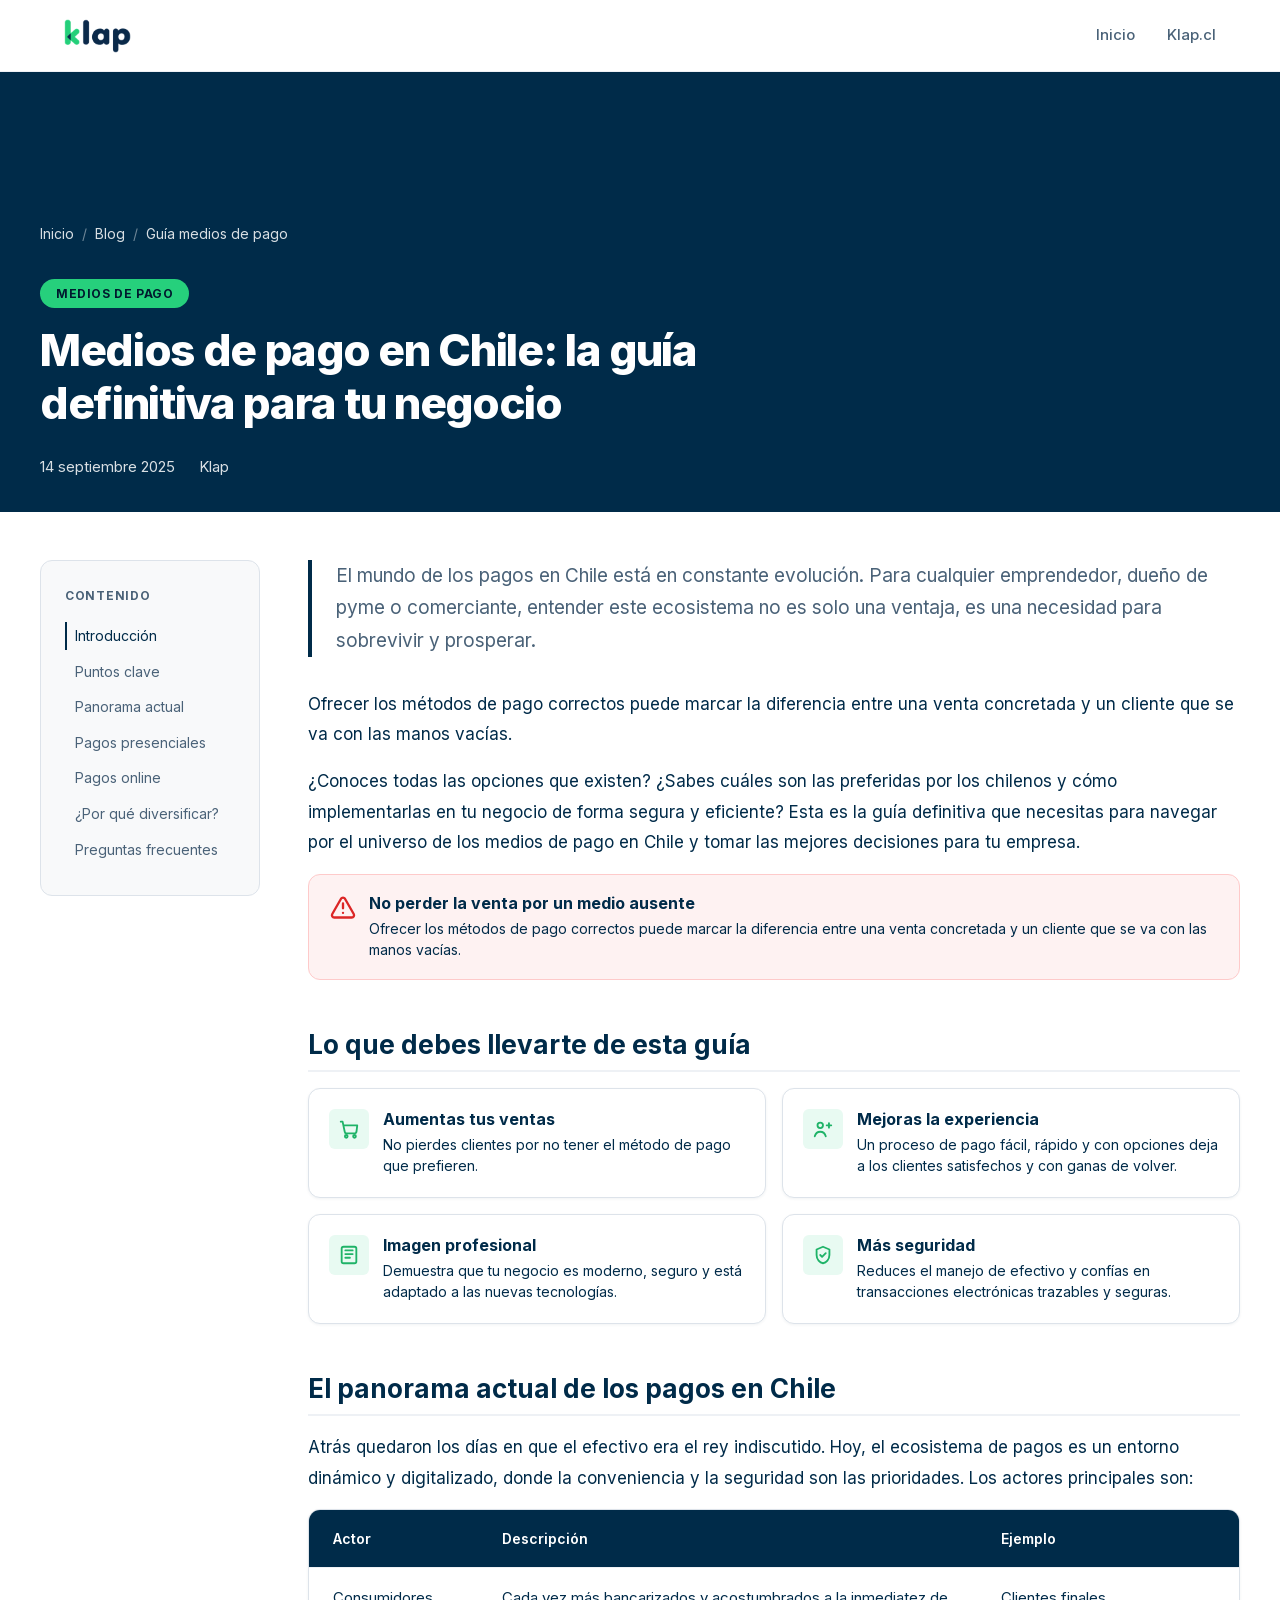
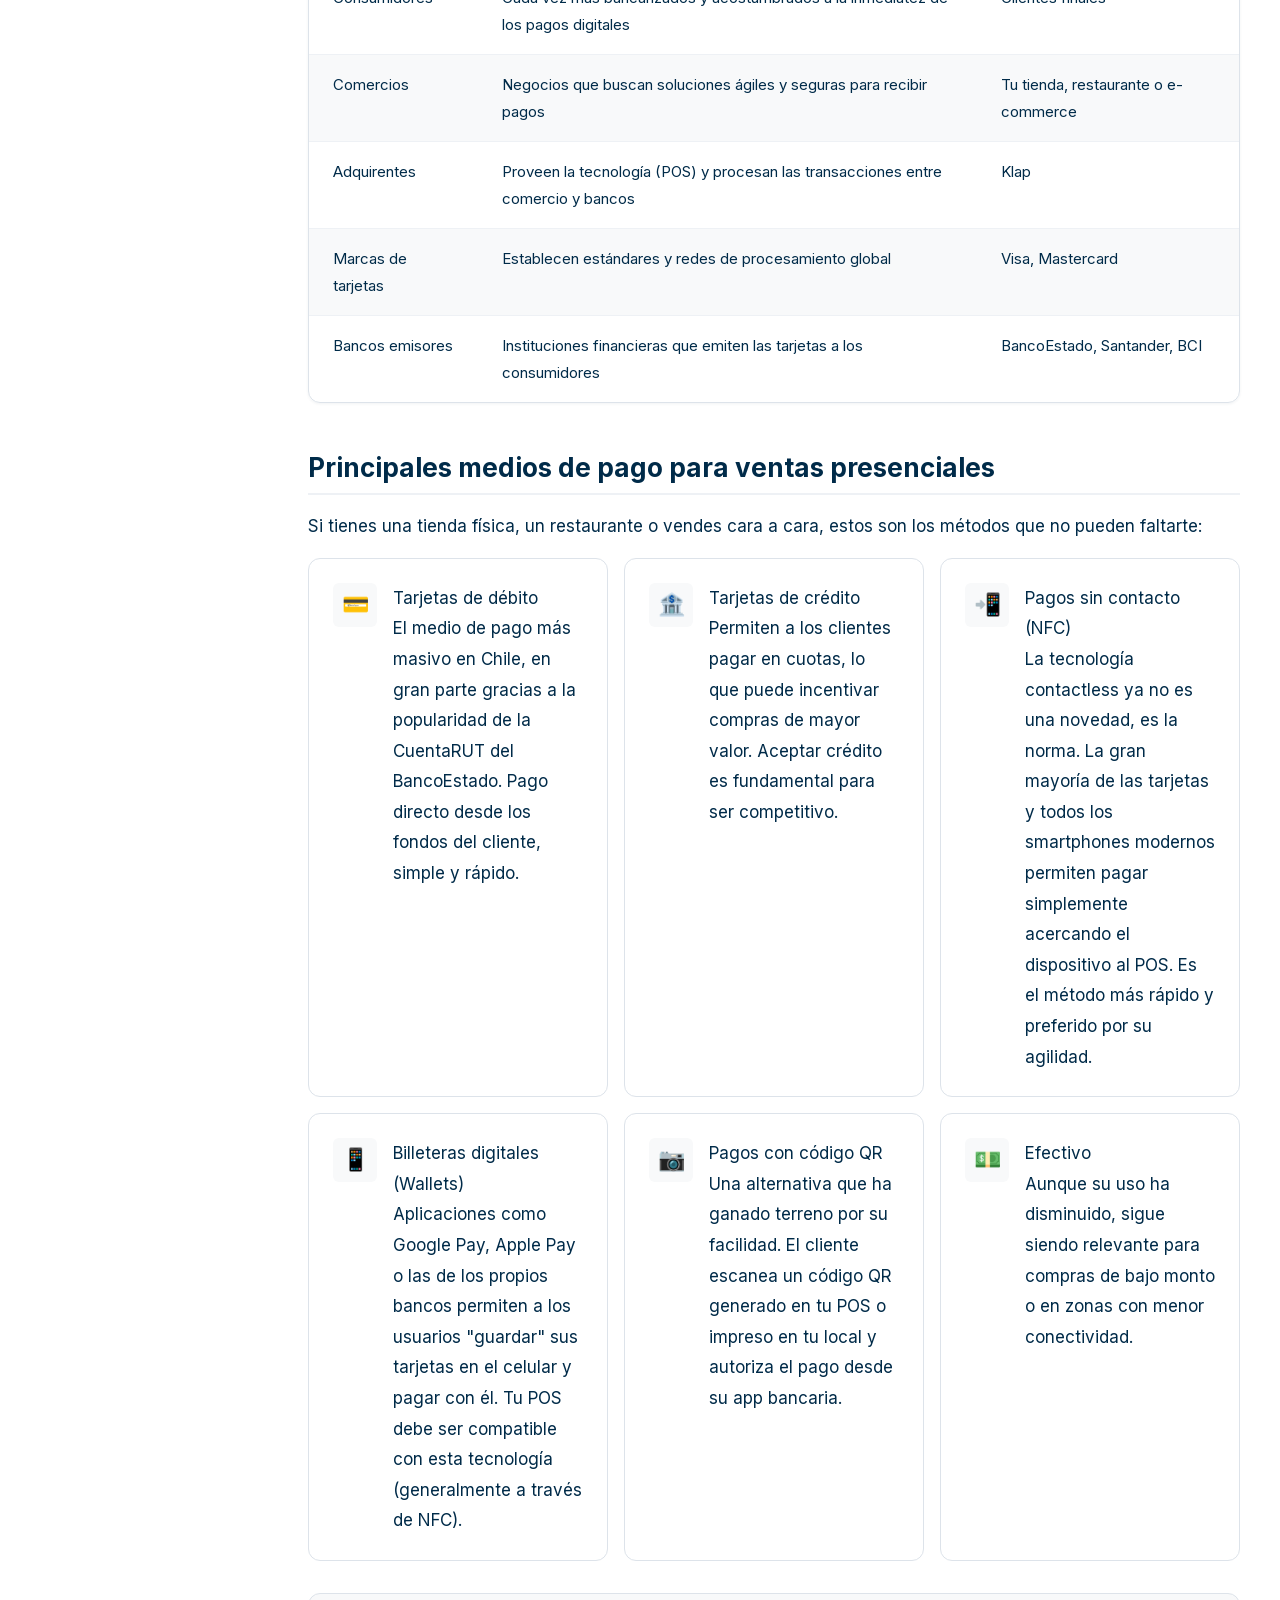
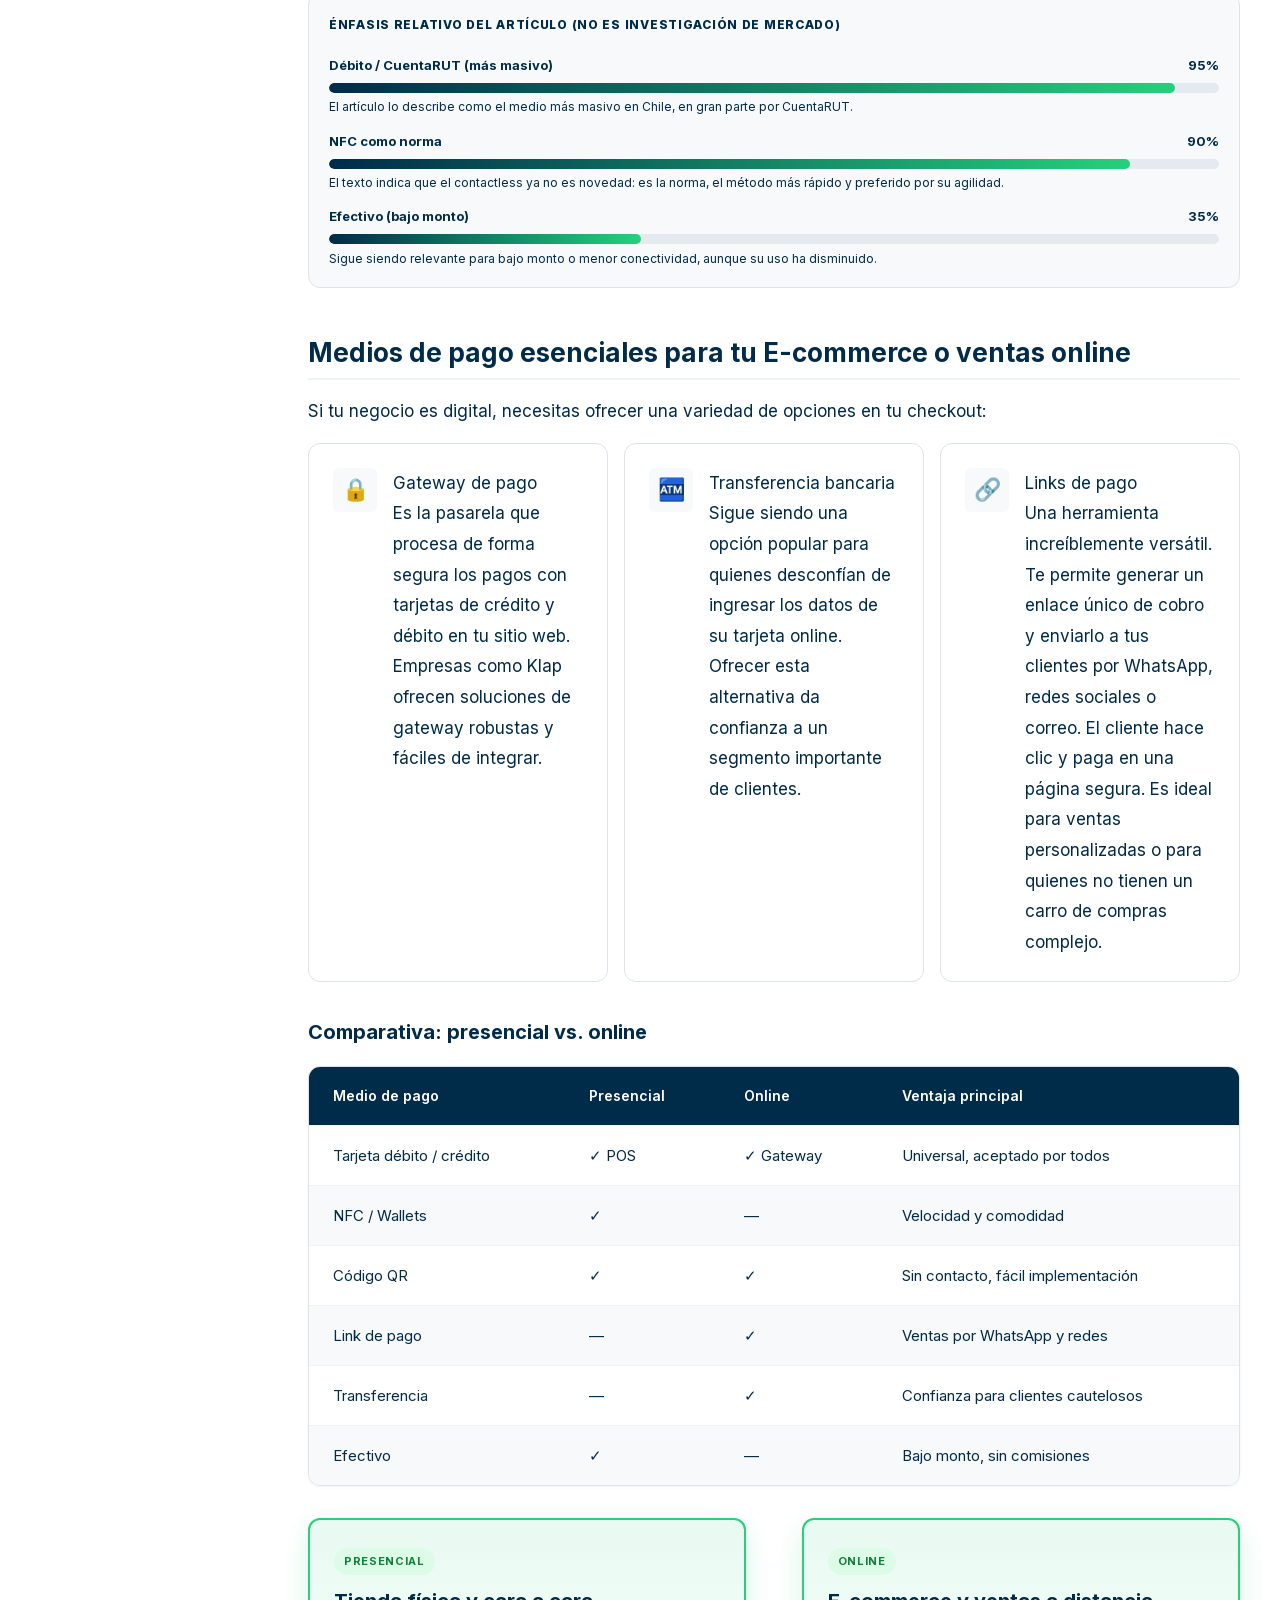
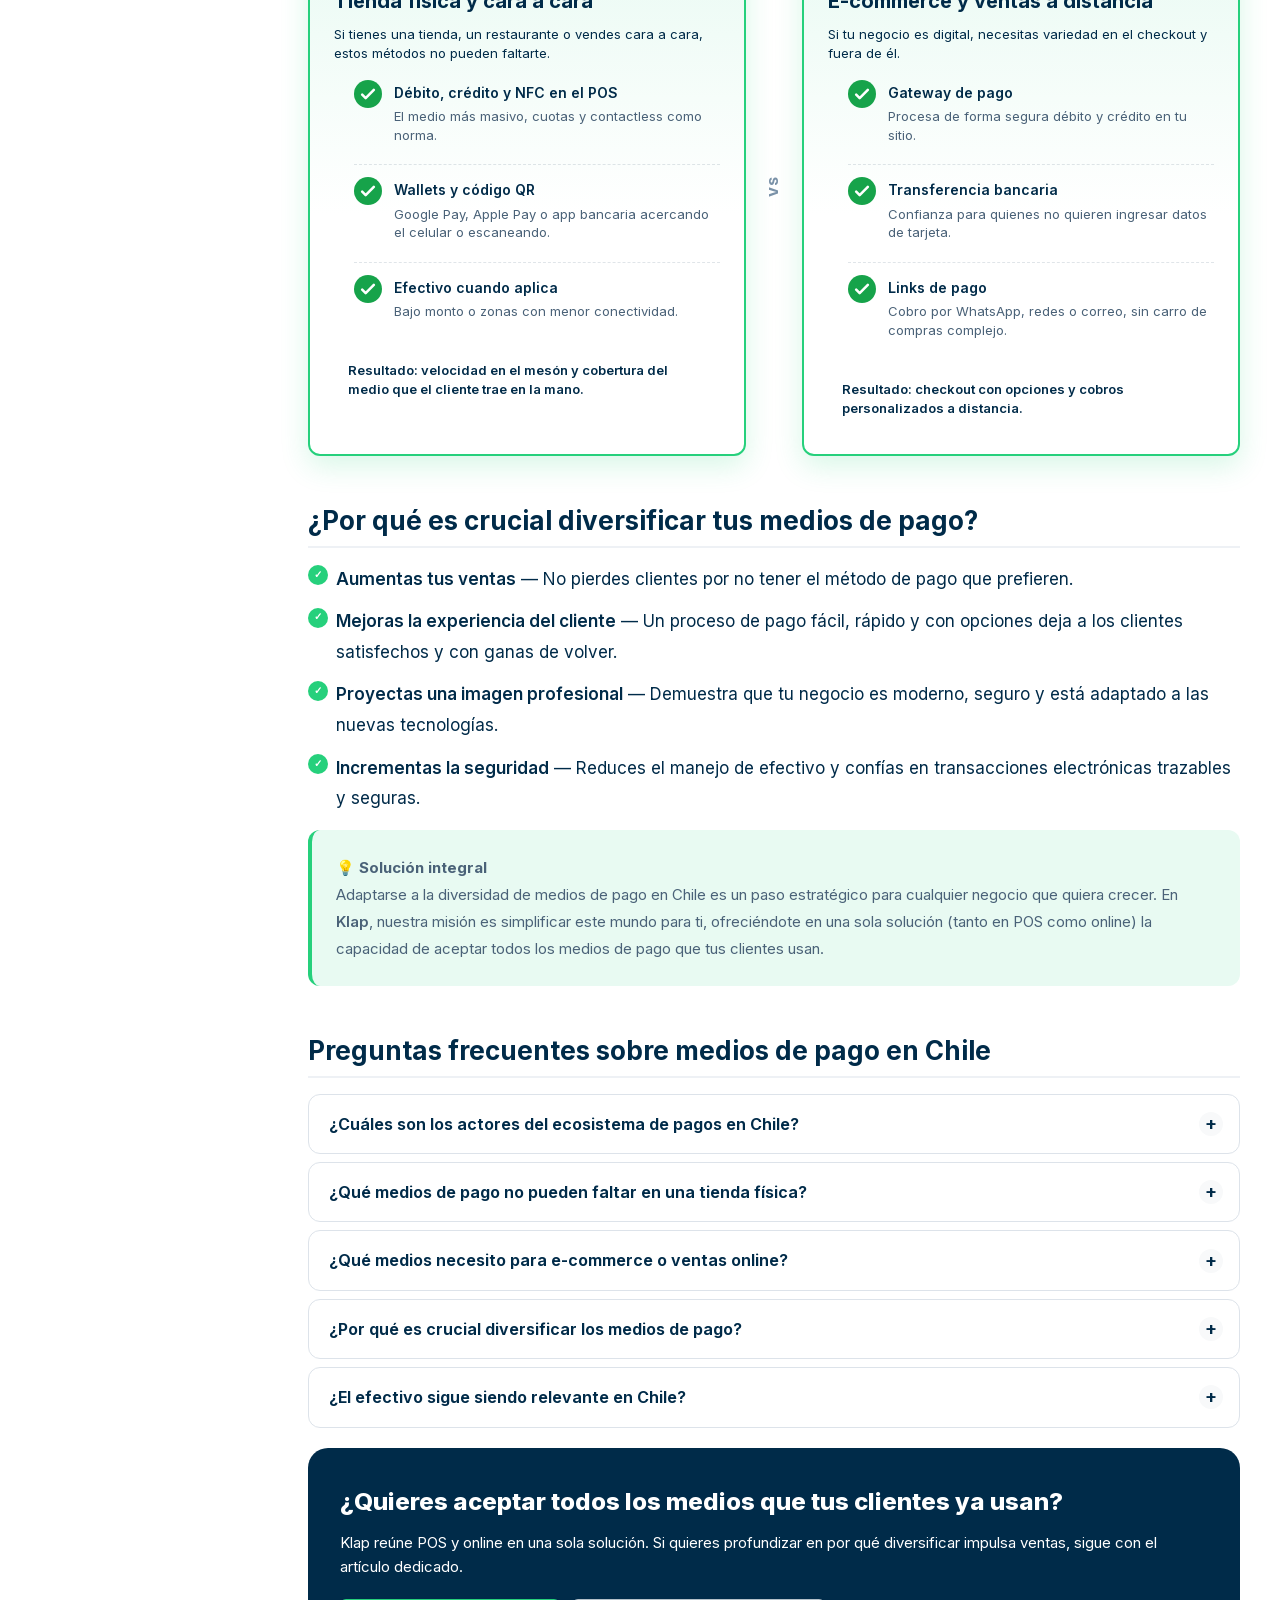
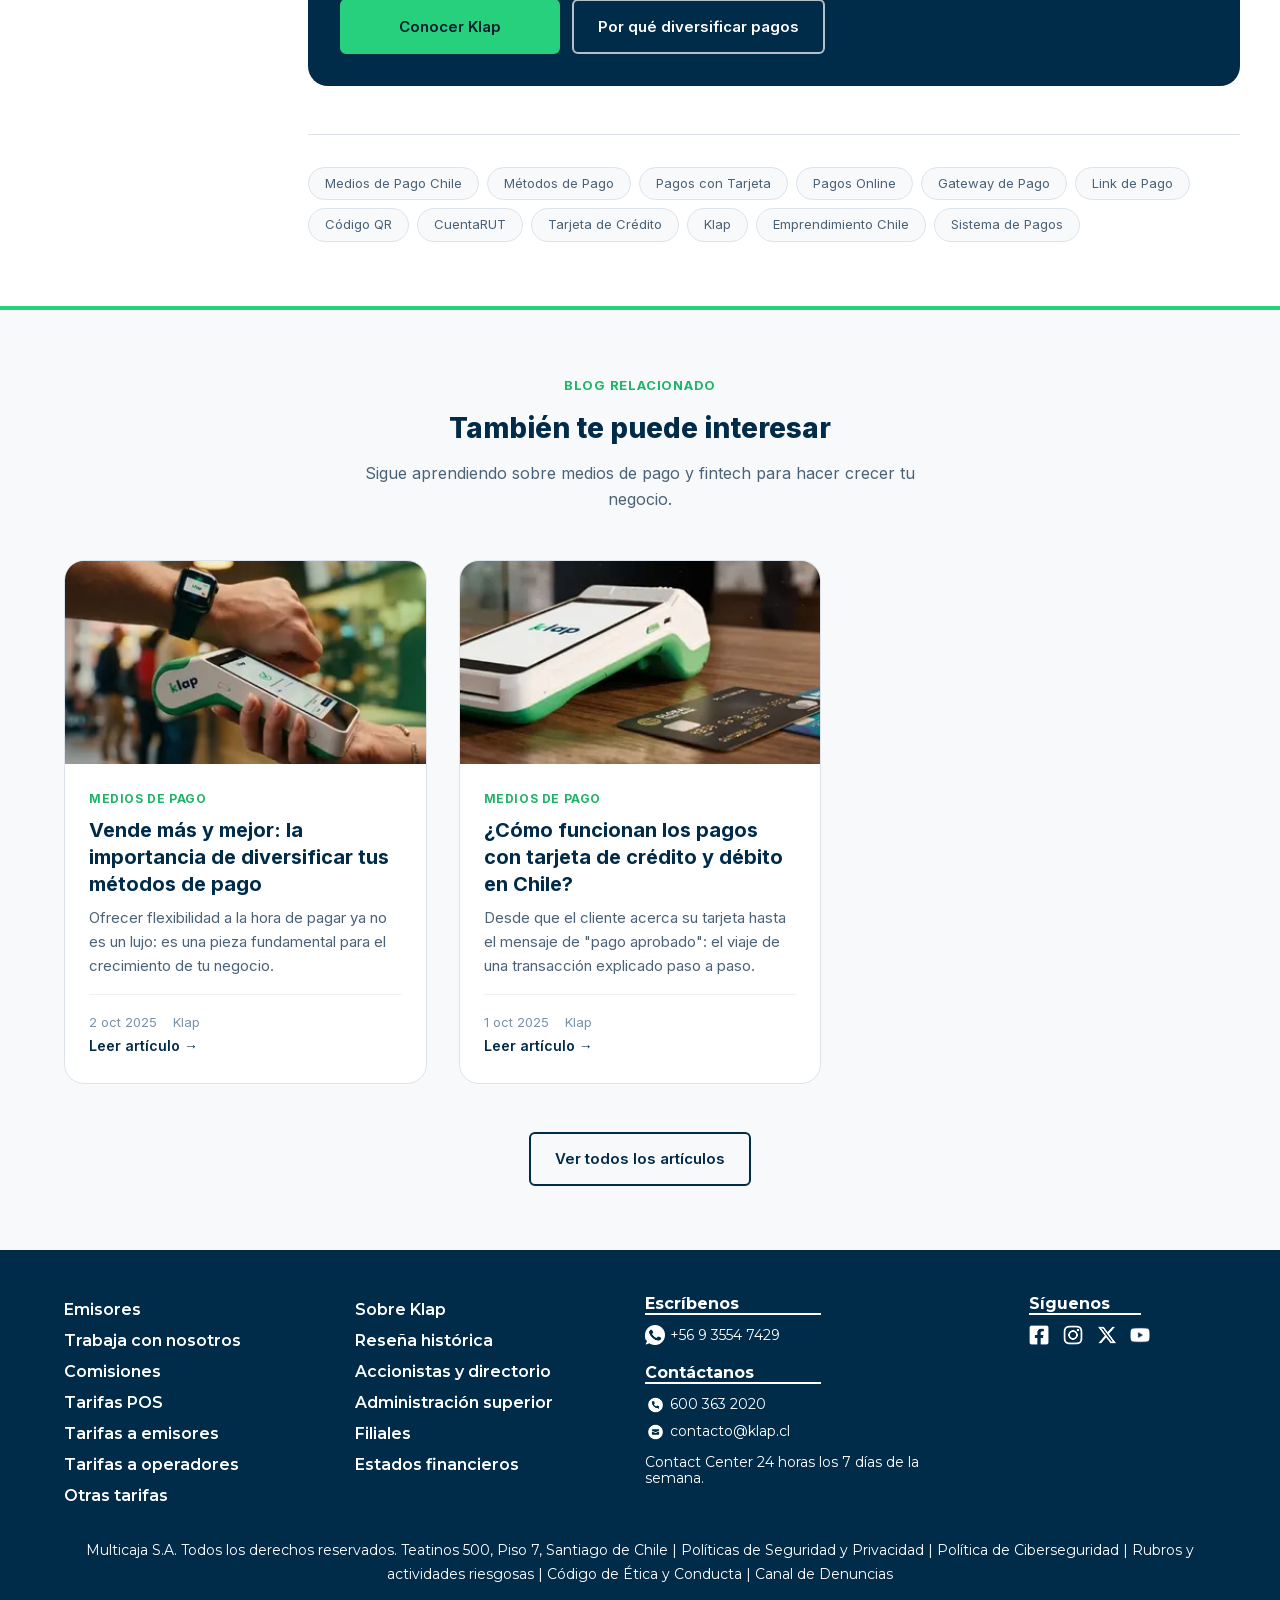
<file: posts/medios-de-pago-chile-guia-definitiva.html>
<!DOCTYPE html>
<html lang="es-CL">
<head>
  <meta charset="UTF-8">
  <meta name="viewport" content="width=device-width, initial-scale=1.0, viewport-fit=cover">
  <title>Medios de pago en Chile: la guía definitiva para tu negocio | Blog Klap</title>
  <meta name="description" content="Guía completa sobre medios de pago en Chile: tarjetas, NFC, billeteras digitales, QR, gateway, links de pago y transferencias. Todo lo que tu negocio necesita saber.">
  <meta name="keywords" content="medios de pago Chile, métodos de pago, pagos con tarjeta, pagos online, gateway de pago, link de pago, código QR, CuentaRUT, tarjeta de crédito, Klap, emprendimiento Chile, sistema de pagos">
  <meta name="robots" content="index, follow">
  <link rel="canonical" href="https://www.klap.cl/blog-klap/-/blogs/medios-de-pago-en-chile-la-guia-definitiva-para-tu-negocio">

  <meta property="og:type" content="article">
  <meta property="og:title" content="Medios de pago en Chile: la guía definitiva para tu negocio">
  <meta property="og:description" content="Conoce todas las opciones de pago en Chile, las preferidas por los consumidores y cómo implementarlas en tu empresa.">
  <meta property="og:url" content="https://www.klap.cl/blog-klap/-/blogs/medios-de-pago-en-chile-la-guia-definitiva-para-tu-negocio">
  <meta property="og:image" content="assets/images/posts/medios-de-pago-chile-guia-definitiva-1024.webp">
  <meta property="og:locale" content="es_CL">
  <meta property="article:published_time" content="2025-09-14">

  <meta name="twitter:card" content="summary_large_image">
  <meta name="twitter:title" content="Medios de pago en Chile: guía definitiva">
  <meta name="twitter:description" content="Todo lo que tu negocio necesita saber sobre pagos presenciales y online en Chile.">
  <meta name="twitter:image" content="assets/images/posts/medios-de-pago-chile-guia-definitiva-1024.webp">

  <link rel="stylesheet" href="../css/base.css?v=32">
  <link rel="stylesheet" href="../css/mobile.css?v=32" media="(max-width: 767px)">
  <link rel="stylesheet" href="../css/desktop.css?v=32" media="(min-width: 768px)">

  <script type="application/ld+json">
  {
    "@context": "https://schema.org",
    "@type": "Article",
    "headline": "Medios de pago en Chile: la guía definitiva para tu negocio",
    "description": "Guía completa sobre medios de pago en Chile para emprendedores y pymes.",
    "image": "assets/images/posts/medios-de-pago-chile-guia-definitiva-1024.webp",
    "datePublished": "2025-09-14",
    "dateModified": "2026-09-14",
    "author": { "@type": "Organization", "name": "Klap", "url": "https://www.klap.cl" },
    "publisher": { "@type": "Organization", "name": "Klap", "url": "https://www.klap.cl" },
    "mainEntityOfPage": {
      "@type": "WebPage",
      "@id": "https://www.klap.cl/blog-klap/-/blogs/medios-de-pago-en-chile-la-guia-definitiva-para-tu-negocio"
    }
  }
  </script>
  <script type="application/ld+json">
  {
    "@context": "https://schema.org",
    "@type": "FAQPage",
    "mainEntity": [
      {
        "@type": "Question",
        "name": "¿Cuáles son los actores del ecosistema de pagos en Chile?",
        "acceptedAnswer": {
          "@type": "Answer",
          "text": "Consumidores (cada vez más bancarizados), comercios que buscan soluciones ágiles, adquirentes como Klap que proveen el POS y procesan transacciones, marcas de tarjetas (Visa, Mastercard) y bancos emisores (BancoEstado, Santander, BCI)."
        }
      },
      {
        "@type": "Question",
        "name": "¿Qué medios de pago no pueden faltar en una tienda física?",
        "acceptedAnswer": {
          "@type": "Answer",
          "text": "Tarjetas de débito (el medio más masivo, en gran parte por CuentaRUT), tarjetas de crédito, pagos sin contacto (NFC), billeteras digitales, pagos con código QR y, según el caso, efectivo para compras de bajo monto o zonas con menor conectividad."
        }
      },
      {
        "@type": "Question",
        "name": "¿Qué medios necesito para e-commerce o ventas online?",
        "acceptedAnswer": {
          "@type": "Answer",
          "text": "Un gateway de pago para procesar tarjetas de crédito y débito en el sitio, transferencia bancaria para quienes desconfían de ingresar datos de tarjeta, y links de pago para cobrar por WhatsApp, redes o correo."
        }
      },
      {
        "@type": "Question",
        "name": "¿Por qué es crucial diversificar los medios de pago?",
        "acceptedAnswer": {
          "@type": "Answer",
          "text": "Aumentas tus ventas al no perder clientes por no tener el método que prefieren, mejoras la experiencia con un pago fácil y con opciones, proyectas una imagen profesional e incrementas la seguridad al reducir el manejo de efectivo."
        }
      },
      {
        "@type": "Question",
        "name": "¿El efectivo sigue siendo relevante en Chile?",
        "acceptedAnswer": {
          "@type": "Answer",
          "text": "Aunque su uso ha disminuido, sigue siendo relevante para compras de bajo monto o en zonas con menor conectividad."
        }
      }
    ]
  }
  </script>
</head>
<body>

  <div class="reading-progress" role="progressbar" aria-label="Progreso de lectura" aria-valuemin="0" aria-valuemax="100" aria-valuenow="0">
    <div class="reading-progress__bar"></div>
  </div>

  <header class="site-header" role="banner">
    <div class="container site-header__inner">
      <a href="../index.html" class="site-logo" aria-label="Klap — Inicio del blog">
        <img src="../assets/images/brand/klap-logo.webp" alt="Klap" class="site-logo__img" width="200" height="102" decoding="async">
      </a>
      <button type="button" class="nav-toggle" aria-label="Abrir menú" aria-expanded="false" aria-controls="site-nav">
        <span></span><span></span><span></span>
      </button>
      <nav class="site-nav" id="site-nav" aria-label="Navegación principal">
        <a href="../index.html">Inicio</a>
        <a href="https://www.klap.cl" target="_blank" rel="noopener">Klap.cl</a>
      </nav>
    </div>
  </header>

  <article itemscope itemtype="https://schema.org/Article">
    <header class="article-hero">
      <div class="article-hero__image" aria-hidden="true">
        <picture>
            <source media="(min-width: 768px)" type="image/webp" srcset="../assets/images/posts/medios-de-pago-chile-guia-definitiva-1024.webp">
            <img src="[data-uri]" alt="" width="1024" height="249" decoding="async">
          </picture>
      </div>
      <div class="container article-hero__overlay">
        <nav class="breadcrumb" aria-label="Ruta de navegación">
          <a href="../index.html">Inicio</a>
          <span class="breadcrumb__sep" aria-hidden="true">/</span>
          <a href="../index.html">Blog</a>
          <span class="breadcrumb__sep" aria-hidden="true">/</span>
          <span aria-current="page">Guía medios de pago</span>
        </nav>
        <span class="article-hero__category">Medios de pago</span>
        <h1 class="article-hero__title" itemprop="headline">Medios de pago en Chile: la guía definitiva para tu negocio</h1>
        <div class="article-hero__meta">
          <time datetime="2025-09-14" itemprop="datePublished">14 septiembre 2025</time>
          <span itemprop="author" itemscope itemtype="https://schema.org/Organization">
            <span itemprop="name">Klap</span>
          </span>
        </div>
      </div>
    </header>

    <div class="article-featured-image">
      <picture>
      <source media="(max-width: 767px)" type="image/webp" srcset="../assets/images/posts/medios-de-pago-chile-guia-definitiva-800.webp">
      <img src="[data-uri]" alt="Terminal POS Klap con medios de pago: Visa, Mastercard, Google Pay, Apple Pay y más" width="1024" height="249" fetchpriority="high" decoding="async">
    </picture>
    </div>

    <div class="container article-layout">
      <aside class="toc" aria-label="Tabla de contenidos">
        <button type="button" class="toc__toggle" aria-expanded="false" aria-controls="toc-panel">
          <span>Contenido del artículo</span>
          <span class="toc__toggle-icon" aria-hidden="true">▼</span>
        </button>
        <div class="toc__panel" id="toc-panel">
        <p class="toc__title">Contenido</p>
        <ol>
          <li><a href="#introduccion">Introducción</a></li>
          <li><a href="#puntos-clave">Puntos clave</a></li>
          <li><a href="#panorama">Panorama actual</a></li>
          <li><a href="#presenciales">Pagos presenciales</a></li>
          <li><a href="#online">Pagos online</a></li>
          <li><a href="#diversificar">¿Por qué diversificar?</a></li>
          <li><a href="#preguntas-frecuentes">Preguntas frecuentes</a></li>
        </ol>
        </div>
      </aside>

      <div class="prose" itemprop="articleBody">

        <section id="introduccion">
          <p class="lead">El mundo de los pagos en Chile está en constante evolución. Para cualquier emprendedor, dueño de pyme o comerciante, entender este ecosistema no es solo una ventaja, es una necesidad para sobrevivir y prosperar.</p>

          <p>Ofrecer los métodos de pago correctos puede marcar la diferencia entre una venta concretada y un cliente que se va con las manos vacías.</p>

          <p>¿Conoces todas las opciones que existen? ¿Sabes cuáles son las preferidas por los chilenos y cómo implementarlas en tu negocio de forma segura y eficiente? Esta es la guía definitiva que necesitas para navegar por el universo de los medios de pago en Chile y tomar las mejores decisiones para tu empresa.</p>

          <div class="alert alert--danger" role="note">
            <span class="alert__icon" aria-hidden="true">
              <svg viewBox="0 0 24 24" width="28" height="28" fill="none" stroke="currentColor" stroke-width="2" stroke-linecap="round" stroke-linejoin="round"><path d="M12 9v4M12 17h.01"/><path d="M10.3 4.9L2.8 18a2 2 0 001.7 3h15a2 2 0 001.7-3L13.7 4.9a2 2 0 00-3.4 0z"/></svg>
            </span>
            <div>
              <p class="alert__title">No perder la venta por un medio ausente</p>
              <p class="alert__text">Ofrecer los métodos de pago correctos puede marcar la diferencia entre una venta concretada y un cliente que se va con las manos vacías.</p>
            </div>
          </div>
        </section>

        <section id="puntos-clave">
          <h2>Lo que debes llevarte de esta guía</h2>
          <div class="takeaways">
            <article class="takeaway-card">
              <span class="takeaway-card__icon" aria-hidden="true">
                <svg viewBox="0 0 24 24" width="22" height="22" fill="none" stroke="currentColor" stroke-width="2" stroke-linecap="round" stroke-linejoin="round"><circle cx="9" cy="20" r="1.5"/><circle cx="18" cy="20" r="1.5"/><path d="M3 4h2l2.4 11.2a2 2 0 002 1.6h8.8a2 2 0 001.9-1.5L21 8H7"/></svg>
              </span>
              <div>
                <p class="takeaway-card__title">Aumentas tus ventas</p>
                <p class="takeaway-card__text">No pierdes clientes por no tener el método de pago que prefieren.</p>
              </div>
            </article>
            <article class="takeaway-card">
              <span class="takeaway-card__icon" aria-hidden="true">
                <svg viewBox="0 0 24 24" width="22" height="22" fill="none" stroke="currentColor" stroke-width="2" stroke-linecap="round" stroke-linejoin="round"><circle cx="9" cy="8" r="3"/><path d="M3 20c.8-3 3.2-5 6-5s5.2 2 6 5"/><path d="M16 8h5M18.5 5.5v5"/></svg>
              </span>
              <div>
                <p class="takeaway-card__title">Mejoras la experiencia</p>
                <p class="takeaway-card__text">Un proceso de pago fácil, rápido y con opciones deja a los clientes satisfechos y con ganas de volver.</p>
              </div>
            </article>
            <article class="takeaway-card">
              <span class="takeaway-card__icon" aria-hidden="true">
                <svg viewBox="0 0 24 24" width="22" height="22" fill="none" stroke="currentColor" stroke-width="2" stroke-linecap="round" stroke-linejoin="round"><rect x="4" y="3" width="16" height="18" rx="2"/><path d="M8 7h8M8 11h8M8 15h5"/></svg>
              </span>
              <div>
                <p class="takeaway-card__title">Imagen profesional</p>
                <p class="takeaway-card__text">Demuestra que tu negocio es moderno, seguro y está adaptado a las nuevas tecnologías.</p>
              </div>
            </article>
            <article class="takeaway-card">
              <span class="takeaway-card__icon" aria-hidden="true">
                <svg viewBox="0 0 24 24" width="22" height="22" fill="none" stroke="currentColor" stroke-width="2" stroke-linecap="round" stroke-linejoin="round"><path d="M12 3l7 3v6c0 5-3.5 8.5-7 9-3.5-.5-7-4-7-9V6l7-3z"/><path d="M9 12l2 2 4-4"/></svg>
              </span>
              <div>
                <p class="takeaway-card__title">Más seguridad</p>
                <p class="takeaway-card__text">Reduces el manejo de efectivo y confías en transacciones electrónicas trazables y seguras.</p>
              </div>
            </article>
          </div>
        </section>

        <section id="panorama">
          <h2>El panorama actual de los pagos en Chile</h2>
          <p>Atrás quedaron los días en que el efectivo era el rey indiscutido. Hoy, el ecosistema de pagos es un entorno dinámico y digitalizado, donde la conveniencia y la seguridad son las prioridades. Los actores principales son:</p>

          <div class="table-wrapper">
            <table>
              <caption class="sr-only">Actores del ecosistema de pagos en Chile</caption>
              <thead>
                <tr>
                  <th scope="col">Actor</th>
                  <th scope="col">Descripción</th>
                  <th scope="col">Ejemplo</th>
                </tr>
              </thead>
              <tbody>
                <tr>
                  <td>Consumidores</td>
                  <td>Cada vez más bancarizados y acostumbrados a la inmediatez de los pagos digitales</td>
                  <td>Clientes finales</td>
                </tr>
                <tr>
                  <td>Comercios</td>
                  <td>Negocios que buscan soluciones ágiles y seguras para recibir pagos</td>
                  <td>Tu tienda, restaurante o e-commerce</td>
                </tr>
                <tr>
                  <td>Adquirentes</td>
                  <td>Proveen la tecnología (POS) y procesan las transacciones entre comercio y bancos</td>
                  <td>Klap</td>
                </tr>
                <tr>
                  <td>Marcas de tarjetas</td>
                  <td>Establecen estándares y redes de procesamiento global</td>
                  <td>Visa, Mastercard</td>
                </tr>
                <tr>
                  <td>Bancos emisores</td>
                  <td>Instituciones financieras que emiten las tarjetas a los consumidores</td>
                  <td>BancoEstado, Santander, BCI</td>
                </tr>
              </tbody>
            </table>
          </div>
        </section>

        <section id="presenciales">
          <h2>Principales medios de pago para ventas presenciales</h2>
          <p>Si tienes una tienda física, un restaurante o vendes cara a cara, estos son los métodos que no pueden faltarte:</p>

          <div class="payment-grid">
            <div class="payment-item">
              <span class="payment-item__icon" aria-hidden="true">💳</span>
              <div>
                <p class="payment-item__title">Tarjetas de débito</p>
                <p class="payment-item__desc">El medio de pago más masivo en Chile, en gran parte gracias a la popularidad de la CuentaRUT del BancoEstado. Pago directo desde los fondos del cliente, simple y rápido.</p>
              </div>
            </div>
            <div class="payment-item">
              <span class="payment-item__icon" aria-hidden="true">🏦</span>
              <div>
                <p class="payment-item__title">Tarjetas de crédito</p>
                <p class="payment-item__desc">Permiten a los clientes pagar en cuotas, lo que puede incentivar compras de mayor valor. Aceptar crédito es fundamental para ser competitivo.</p>
              </div>
            </div>
            <div class="payment-item">
              <span class="payment-item__icon" aria-hidden="true">📲</span>
              <div>
                <p class="payment-item__title">Pagos sin contacto (NFC)</p>
                <p class="payment-item__desc">La tecnología contactless ya no es una novedad, es la norma. La gran mayoría de las tarjetas y todos los smartphones modernos permiten pagar simplemente acercando el dispositivo al POS. Es el método más rápido y preferido por su agilidad.</p>
              </div>
            </div>
            <div class="payment-item">
              <span class="payment-item__icon" aria-hidden="true">📱</span>
              <div>
                <p class="payment-item__title">Billeteras digitales (Wallets)</p>
                <p class="payment-item__desc">Aplicaciones como Google Pay, Apple Pay o las de los propios bancos permiten a los usuarios "guardar" sus tarjetas en el celular y pagar con él. Tu POS debe ser compatible con esta tecnología (generalmente a través de NFC).</p>
              </div>
            </div>
            <div class="payment-item">
              <span class="payment-item__icon" aria-hidden="true">📷</span>
              <div>
                <p class="payment-item__title">Pagos con código QR</p>
                <p class="payment-item__desc">Una alternativa que ha ganado terreno por su facilidad. El cliente escanea un código QR generado en tu POS o impreso en tu local y autoriza el pago desde su app bancaria.</p>
              </div>
            </div>
            <div class="payment-item">
              <span class="payment-item__icon" aria-hidden="true">💵</span>
              <div>
                <p class="payment-item__title">Efectivo</p>
                <p class="payment-item__desc">Aunque su uso ha disminuido, sigue siendo relevante para compras de bajo monto o en zonas con menor conectividad.</p>
              </div>
            </div>
          </div>

          <div class="metric-bars" data-metric-bars>
            <p class="metric-bars__title">Énfasis relativo del artículo (no es investigación de mercado)</p>
            <div class="metric-bar">
              <div class="metric-bar__head"><span>Débito / CuentaRUT (más masivo)</span><span class="metric-bar__value">95%</span></div>
              <div class="metric-bar__track"><span class="metric-bar__fill" style="--bar: 95%"></span></div>
              <p class="metric-bar__hint">El artículo lo describe como el medio más masivo en Chile, en gran parte por CuentaRUT.</p>
            </div>
            <div class="metric-bar">
              <div class="metric-bar__head"><span>NFC como norma</span><span class="metric-bar__value">90%</span></div>
              <div class="metric-bar__track"><span class="metric-bar__fill" style="--bar: 90%"></span></div>
              <p class="metric-bar__hint">El texto indica que el contactless ya no es novedad: es la norma, el método más rápido y preferido por su agilidad.</p>
            </div>
            <div class="metric-bar">
              <div class="metric-bar__head"><span>Efectivo (bajo monto)</span><span class="metric-bar__value">35%</span></div>
              <div class="metric-bar__track"><span class="metric-bar__fill" style="--bar: 35%"></span></div>
              <p class="metric-bar__hint">Sigue siendo relevante para bajo monto o menor conectividad, aunque su uso ha disminuido.</p>
            </div>
          </div>
        </section>

        <section id="online">
          <h2>Medios de pago esenciales para tu E-commerce o ventas online</h2>
          <p>Si tu negocio es digital, necesitas ofrecer una variedad de opciones en tu checkout:</p>

          <div class="payment-grid">
            <div class="payment-item">
              <span class="payment-item__icon" aria-hidden="true">🔒</span>
              <div>
                <p class="payment-item__title">Gateway de pago</p>
                <p class="payment-item__desc">Es la pasarela que procesa de forma segura los pagos con tarjetas de crédito y débito en tu sitio web. Empresas como Klap ofrecen soluciones de gateway robustas y fáciles de integrar.</p>
              </div>
            </div>
            <div class="payment-item">
              <span class="payment-item__icon" aria-hidden="true">🏧</span>
              <div>
                <p class="payment-item__title">Transferencia bancaria</p>
                <p class="payment-item__desc">Sigue siendo una opción popular para quienes desconfían de ingresar los datos de su tarjeta online. Ofrecer esta alternativa da confianza a un segmento importante de clientes.</p>
              </div>
            </div>
            <div class="payment-item">
              <span class="payment-item__icon" aria-hidden="true">🔗</span>
              <div>
                <p class="payment-item__title">Links de pago</p>
                <p class="payment-item__desc">Una herramienta increíblemente versátil. Te permite generar un enlace único de cobro y enviarlo a tus clientes por WhatsApp, redes sociales o correo. El cliente hace clic y paga en una página segura. Es ideal para ventas personalizadas o para quienes no tienen un carro de compras complejo.</p>
              </div>
            </div>
          </div>

          <h3>Comparativa: presencial vs. online</h3>
          <div class="table-wrapper">
            <table>
              <caption class="sr-only">Medios de pago según canal de venta</caption>
              <thead>
                <tr>
                  <th scope="col">Medio de pago</th>
                  <th scope="col">Presencial</th>
                  <th scope="col">Online</th>
                  <th scope="col">Ventaja principal</th>
                </tr>
              </thead>
              <tbody>
                <tr>
                  <td>Tarjeta débito / crédito</td>
                  <td>✓ POS</td>
                  <td>✓ Gateway</td>
                  <td>Universal, aceptado por todos</td>
                </tr>
                <tr>
                  <td>NFC / Wallets</td>
                  <td>✓</td>
                  <td>—</td>
                  <td>Velocidad y comodidad</td>
                </tr>
                <tr>
                  <td>Código QR</td>
                  <td>✓</td>
                  <td>✓</td>
                  <td>Sin contacto, fácil implementación</td>
                </tr>
                <tr>
                  <td>Link de pago</td>
                  <td>—</td>
                  <td>✓</td>
                  <td>Ventas por WhatsApp y redes</td>
                </tr>
                <tr>
                  <td>Transferencia</td>
                  <td>—</td>
                  <td>✓</td>
                  <td>Confianza para clientes cautelosos</td>
                </tr>
                <tr>
                  <td>Efectivo</td>
                  <td>✓</td>
                  <td>—</td>
                  <td>Bajo monto, sin comisiones</td>
                </tr>
              </tbody>
            </table>
          </div>

          <div class="compare-flow" role="group" aria-label="Comparación entre pagos presenciales y online">
            <article class="compare-flow__col compare-flow__col--bright">
              <span class="compare-flow__badge compare-flow__badge--good">Presencial</span>
              <h3>Tienda física y cara a cara</h3>
              <p class="compare-flow__lead">Si tienes una tienda, un restaurante o vendes cara a cara, estos métodos no pueden faltarte.</p>
              <ol class="compare-flow__steps">
                <li>
                  <span class="compare-flow__icon" aria-hidden="true">
                    <svg viewBox="0 0 24 24" width="28" height="28"><circle cx="12" cy="12" r="12" fill="#16a34a"/><path d="M7 12.5l3 3 7-7" fill="none" stroke="#fff" stroke-width="2.2" stroke-linecap="round" stroke-linejoin="round"/></svg>
                  </span>
                  <div>
                    <strong>Débito, crédito y NFC en el POS</strong>
                    <span>El medio más masivo, cuotas y contactless como norma.</span>
                  </div>
                </li>
                <li>
                  <span class="compare-flow__icon" aria-hidden="true">
                    <svg viewBox="0 0 24 24" width="28" height="28"><circle cx="12" cy="12" r="12" fill="#16a34a"/><path d="M7 12.5l3 3 7-7" fill="none" stroke="#fff" stroke-width="2.2" stroke-linecap="round" stroke-linejoin="round"/></svg>
                  </span>
                  <div>
                    <strong>Wallets y código QR</strong>
                    <span>Google Pay, Apple Pay o app bancaria acercando el celular o escaneando.</span>
                  </div>
                </li>
                <li>
                  <span class="compare-flow__icon" aria-hidden="true">
                    <svg viewBox="0 0 24 24" width="28" height="28"><circle cx="12" cy="12" r="12" fill="#16a34a"/><path d="M7 12.5l3 3 7-7" fill="none" stroke="#fff" stroke-width="2.2" stroke-linecap="round" stroke-linejoin="round"/></svg>
                  </span>
                  <div>
                    <strong>Efectivo cuando aplica</strong>
                    <span>Bajo monto o zonas con menor conectividad.</span>
                  </div>
                </li>
              </ol>
              <p class="compare-flow__result">Resultado: velocidad en el mesón y cobertura del medio que el cliente trae en la mano.</p>
            </article>

            <div class="compare-flow__vs" aria-hidden="true">vs</div>

            <article class="compare-flow__col compare-flow__col--bright">
              <span class="compare-flow__badge compare-flow__badge--good">Online</span>
              <h3>E-commerce y ventas a distancia</h3>
              <p class="compare-flow__lead">Si tu negocio es digital, necesitas variedad en el checkout y fuera de él.</p>
              <ol class="compare-flow__steps">
                <li>
                  <span class="compare-flow__icon" aria-hidden="true">
                    <svg viewBox="0 0 24 24" width="28" height="28"><circle cx="12" cy="12" r="12" fill="#16a34a"/><path d="M7 12.5l3 3 7-7" fill="none" stroke="#fff" stroke-width="2.2" stroke-linecap="round" stroke-linejoin="round"/></svg>
                  </span>
                  <div>
                    <strong>Gateway de pago</strong>
                    <span>Procesa de forma segura débito y crédito en tu sitio.</span>
                  </div>
                </li>
                <li>
                  <span class="compare-flow__icon" aria-hidden="true">
                    <svg viewBox="0 0 24 24" width="28" height="28"><circle cx="12" cy="12" r="12" fill="#16a34a"/><path d="M7 12.5l3 3 7-7" fill="none" stroke="#fff" stroke-width="2.2" stroke-linecap="round" stroke-linejoin="round"/></svg>
                  </span>
                  <div>
                    <strong>Transferencia bancaria</strong>
                    <span>Confianza para quienes no quieren ingresar datos de tarjeta.</span>
                  </div>
                </li>
                <li>
                  <span class="compare-flow__icon" aria-hidden="true">
                    <svg viewBox="0 0 24 24" width="28" height="28"><circle cx="12" cy="12" r="12" fill="#16a34a"/><path d="M7 12.5l3 3 7-7" fill="none" stroke="#fff" stroke-width="2.2" stroke-linecap="round" stroke-linejoin="round"/></svg>
                  </span>
                  <div>
                    <strong>Links de pago</strong>
                    <span>Cobro por WhatsApp, redes o correo, sin carro de compras complejo.</span>
                  </div>
                </li>
              </ol>
              <p class="compare-flow__result">Resultado: checkout con opciones y cobros personalizados a distancia.</p>
            </article>
          </div>
        </section>

        <section id="diversificar">
          <h2>¿Por qué es crucial diversificar tus medios de pago?</h2>

          <ul class="checklist">
            <li><strong>Aumentas tus ventas</strong> — No pierdes clientes por no tener el método de pago que prefieren.</li>
            <li><strong>Mejoras la experiencia del cliente</strong> — Un proceso de pago fácil, rápido y con opciones deja a los clientes satisfechos y con ganas de volver.</li>
            <li><strong>Proyectas una imagen profesional</strong> — Demuestra que tu negocio es moderno, seguro y está adaptado a las nuevas tecnologías.</li>
            <li><strong>Incrementas la seguridad</strong> — Reduces el manejo de efectivo y confías en transacciones electrónicas trazables y seguras.</li>
          </ul>

          <div class="callout callout--tip">
            <p class="callout__title">💡 Solución integral</p>
            <p>Adaptarse a la diversidad de medios de pago en Chile es un paso estratégico para cualquier negocio que quiera crecer. En <strong>Klap</strong>, nuestra misión es simplificar este mundo para ti, ofreciéndote en una sola solución (tanto en POS como online) la capacidad de aceptar todos los medios de pago que tus clientes usan.</p>
          </div>
        </section>

        <section id="preguntas-frecuentes">
          <h2>Preguntas frecuentes sobre medios de pago en Chile</h2>
          <div class="faq">
            <details class="faq-item">
              <summary>¿Cuáles son los actores del ecosistema de pagos en Chile?</summary>
              <div class="faq-item__answer">
                <p>Consumidores (cada vez más bancarizados), comercios que buscan soluciones ágiles, adquirentes como Klap que proveen el POS y procesan transacciones, marcas de tarjetas (Visa, Mastercard) y bancos emisores (BancoEstado, Santander, BCI).</p>
              </div>
            </details>
            <details class="faq-item">
              <summary>¿Qué medios de pago no pueden faltar en una tienda física?</summary>
              <div class="faq-item__answer">
                <p>Tarjetas de débito (el medio más masivo, en gran parte por CuentaRUT), tarjetas de crédito, pagos sin contacto (NFC), billeteras digitales, pagos con código QR y, según el caso, efectivo para compras de bajo monto o zonas con menor conectividad.</p>
              </div>
            </details>
            <details class="faq-item">
              <summary>¿Qué medios necesito para e-commerce o ventas online?</summary>
              <div class="faq-item__answer">
                <p>Un gateway de pago para procesar tarjetas de crédito y débito en el sitio, transferencia bancaria para quienes desconfían de ingresar datos de tarjeta, y links de pago para cobrar por WhatsApp, redes o correo.</p>
              </div>
            </details>
            <details class="faq-item">
              <summary>¿Por qué es crucial diversificar los medios de pago?</summary>
              <div class="faq-item__answer">
                <p>Aumentas tus ventas al no perder clientes por no tener el método que prefieren, mejoras la experiencia con un pago fácil y con opciones, proyectas una imagen profesional e incrementas la seguridad al reducir el manejo de efectivo.</p>
              </div>
            </details>
            <details class="faq-item">
              <summary>¿El efectivo sigue siendo relevante en Chile?</summary>
              <div class="faq-item__answer">
                <p>Aunque su uso ha disminuido, sigue siendo relevante para compras de bajo monto o en zonas con menor conectividad.</p>
              </div>
            </details>
          </div>

          <div class="article-cta">
            <p class="article-cta__title">¿Quieres aceptar todos los medios que tus clientes ya usan?</p>
            <p class="article-cta__text">Klap reúne POS y online en una sola solución. Si quieres profundizar en por qué diversificar impulsa ventas, sigue con el artículo dedicado.</p>
            <div class="article-cta__actions">
              <a class="btn btn--solid" href="https://www.klap.cl" target="_blank" rel="noopener">Conocer Klap</a>
              <a class="btn btn--ghost" href="diversificar-metodos-de-pago.html">Por qué diversificar pagos</a>
            </div>
          </div>
        </section>

        <div class="tags" aria-label="Palabras clave">
          <span class="tag">Medios de Pago Chile</span>
          <span class="tag">Métodos de Pago</span>
          <span class="tag">Pagos con Tarjeta</span>
          <span class="tag">Pagos Online</span>
          <span class="tag">Gateway de Pago</span>
          <span class="tag">Link de Pago</span>
          <span class="tag">Código QR</span>
          <span class="tag">CuentaRUT</span>
          <span class="tag">Tarjeta de Crédito</span>
          <span class="tag">Klap</span>
          <span class="tag">Emprendimiento Chile</span>
          <span class="tag">Sistema de Pagos</span>
        </div>
      </div>
    </div>
  </article>

  <section class="related-posts" aria-labelledby="related-title">
    <div class="container">
      <header class="related-posts__header">
        <p class="related-posts__label">Blog relacionado</p>
        <h2 id="related-title" class="related-posts__title">También te puede interesar</h2>
        <p class="related-posts__subtitle">Sigue aprendiendo sobre medios de pago y fintech para hacer crecer tu negocio.</p>
      </header>

      <div class="posts-grid related-posts__grid">
        <article class="post-card">
          <div class="post-card__image">
            <a href="diversificar-metodos-de-pago.html" tabindex="-1" aria-hidden="true">
              <img src="../assets/images/posts/diversificar-metodos-de-pago-800.webp" srcset="../assets/images/posts/diversificar-metodos-de-pago-800.webp 800w, ../assets/images/posts/diversificar-metodos-de-pago-1024.webp 1024w" sizes="(max-width: 767px) calc(100vw - 48px), 380px" alt="Diversificar métodos de pago" width="800" height="450" loading="lazy" decoding="async">
            </a>
          </div>
          <div class="post-card__body">
            <span class="post-card__category">Medios de pago</span>
            <h3 class="post-card__title"><a href="diversificar-metodos-de-pago.html">Vende más y mejor: la importancia de diversificar tus métodos de pago</a></h3>
            <p class="post-card__excerpt">Ofrecer flexibilidad a la hora de pagar ya no es un lujo: es una pieza fundamental para el crecimiento de tu negocio.</p>
            <div class="post-card__meta"><time datetime="2025-10-02">2 oct 2025</time><span>Klap</span></div>
            <a href="diversificar-metodos-de-pago.html" class="post-card__read-more">Leer artículo →</a>
          </div>
        </article>

        <article class="post-card">
          <div class="post-card__image">
            <a href="pagos-tarjeta-credito-debito-chile.html" tabindex="-1" aria-hidden="true">
              <img src="../assets/images/posts/pagos-tarjeta-credito-debito-chile-800.webp" srcset="../assets/images/posts/pagos-tarjeta-credito-debito-chile-800.webp 800w, ../assets/images/posts/pagos-tarjeta-credito-debito-chile-1024.webp 1024w" sizes="(max-width: 767px) calc(100vw - 48px), 380px" alt="¿Cómo funcionan los pagos con tarjeta de crédito y débito en Chile?" width="1024" height="249" loading="lazy" decoding="async">
            </a>
          </div>
          <div class="post-card__body">
            <span class="post-card__category">Medios de pago</span>
            <h3 class="post-card__title"><a href="pagos-tarjeta-credito-debito-chile.html">¿Cómo funcionan los pagos con tarjeta de crédito y débito en Chile?</a></h3>
            <p class="post-card__excerpt">Desde que el cliente acerca su tarjeta hasta el mensaje de "pago aprobado": el viaje de una transacción explicado paso a paso.</p>
            <div class="post-card__meta"><time datetime="2025-10-01">1 oct 2025</time><span>Klap</span></div>
            <a href="pagos-tarjeta-credito-debito-chile.html" class="post-card__read-more">Leer artículo →</a>
          </div>
        </article>
      </div>

      <div class="related-posts__footer">
        <a href="../index.html" class="btn btn--outline">Ver todos los artículos</a>
      </div>
    </div>
  </section>

  <footer class="site-footer" role="contentinfo">
    <div class="container">
      <div class="site-footer__grid">
        <nav class="site-footer__col" aria-label="Emisores y tarifas">
          <ul class="site-footer__list">
            <li><a href="https://www.klap.cl/emisores" target="_blank" rel="noopener">Emisores</a></li>
            <li><a href="https://www.klap.cl/trabaja-con-nosotros1" target="_blank" rel="noopener">Trabaja con nosotros</a></li>
            <li><a href="https://www.klap.cl/comisiones" target="_blank" rel="noopener">Comisiones</a></li>
            <li><a href="https://www.klap.cl/tarifas-pos" target="_blank" rel="noopener">Tarifas POS</a></li>
            <li><a href="https://www.klap.cl/tarifas-a-emisores" target="_blank" rel="noopener">Tarifas a emisores</a></li>
            <li><a href="https://www.klap.cl/tarifas-a-operadores" target="_blank" rel="noopener">Tarifas a operadores</a></li>
            <li><a href="https://www.klap.cl/otras-tarifas" target="_blank" rel="noopener">Otras tarifas</a></li>
          </ul>
        </nav>

        <nav class="site-footer__col" aria-label="Sobre Klap">
          <ul class="site-footer__list">
            <li><a href="https://www.klap.cl/corporativo" target="_blank" rel="noopener">Sobre Klap</a></li>
            <li><a href="https://www.klap.cl/corporativo/resena-historica" target="_blank" rel="noopener">Reseña histórica</a></li>
            <li><a href="https://www.klap.cl/corporativo/accionistas-y-directorio" target="_blank" rel="noopener">Accionistas y directorio</a></li>
            <li><a href="https://www.klap.cl/corporativo/administracion-superior" target="_blank" rel="noopener">Administración superior</a></li>
            <li><a href="https://www.klap.cl/corporativo/filiales" target="_blank" rel="noopener">Filiales</a></li>
            <li><a href="https://www.klap.cl/corporativo/estados-financieros" target="_blank" rel="noopener">Estados financieros</a></li>
          </ul>
        </nav>

        <div class="site-footer__col site-footer__contact">
          <p class="site-footer__heading">Escríbenos</p>
          <p class="site-footer__row">
            <img class="site-footer__icon" src="../assets/icons/footer/whatsapp.png" alt="Teléfono Whatsapp" width="20" height="20">
            <a class="site-footer__whatsapp" href="https://api.whatsapp.com/send?phone=56935547429" target="_blank" rel="noopener">+56 9 3554 7429</a>
          </p>
          <p class="site-footer__heading">Contáctanos</p>
          <p class="site-footer__row">
            <img class="site-footer__icon" src="../assets/icons/footer/phone.png" alt="Teléfono" width="20" height="20">
            <a href="tel:6003632020">600 363 2020</a>
          </p>
          <p class="site-footer__row">
            <img class="site-footer__icon" src="../assets/icons/footer/email.png" alt="Correo Contacto" width="20" height="20">
            <a href="mailto:contacto@klap.cl">contacto@klap.cl</a>
          </p>
          <p class="site-footer__hours">Contact Center 24 horas los 7 días de la semana.</p>
        </div>

        <div class="site-footer__col site-footer__social">
          <p class="site-footer__heading">Síguenos</p>
          <div class="site-footer__rrss">
            <a href="https://www.facebook.com/Klap.Chile/" target="_blank" rel="noopener" aria-label="Facebook">
              <img class="site-footer__icon" src="../assets/icons/footer/facebook.png" alt="Facebook" width="20" height="20">
            </a>
            <a href="https://www.instagram.com/KlapChile/" target="_blank" rel="noopener" aria-label="Instagram">
              <img class="site-footer__icon" src="../assets/icons/footer/instagram.png" alt="Instagram" width="20" height="20">
            </a>
            <a href="https://twitter.com/KlapCL" target="_blank" rel="noopener" aria-label="X">
              <img class="site-footer__icon" src="../assets/icons/footer/x.png" alt="X" width="20" height="20">
            </a>
            <a href="https://www.youtube.com/channel/UC9lYDc6nnPbQkR2c2wWHtZg?view_as=subscriber" target="_blank" rel="noopener" aria-label="YouTube">
              <img class="site-footer__icon" src="../assets/icons/footer/youtube.png" alt="Youtube" width="20" height="20">
            </a>
          </div>
        </div>
      </div>

      <p class="site-footer__legal">
        Multicaja S.A. Todos los derechos reservados. Teatinos 500, Piso 7, Santiago de Chile |
        <a href="https://www.klap.cl/home-comercios/politica-de-seguridad" target="_blank" rel="noopener">Políticas de Seguridad y Privacidad</a>
        |
        <a href="https://www.klap.cl/documents/34450/0/Politica_de_Seguridad_de_la_Informacion_Ciberseguridad_V8.2.pdf/9d4c741d-688f-0311-f4cd-349dcd6ccf31?t=1769457745805" target="_blank" rel="noopener">Política de Ciberseguridad</a>
        |
        <a href="https://www.klap.cl/documents/34450/134565/rubros_y_actividades_riesgosas.pdf" target="_blank" rel="noopener">Rubros y actividades riesgosas</a>
        |
        <a href="https://www.klap.cl/documents/34450/134565/Codigo_de_etica_y_conducta_Klap.pdf" target="_blank" rel="noopener">Código de Ética y Conducta</a>
        |
        <a href="https://sonda.ines.cl/klap/formulario/" target="_blank" rel="noopener">Canal de Denuncias</a>
      </p>
    </div>
  </footer>

  <script src="../js/main.js?v=5" defer></script>
</body>
</html>
</file>
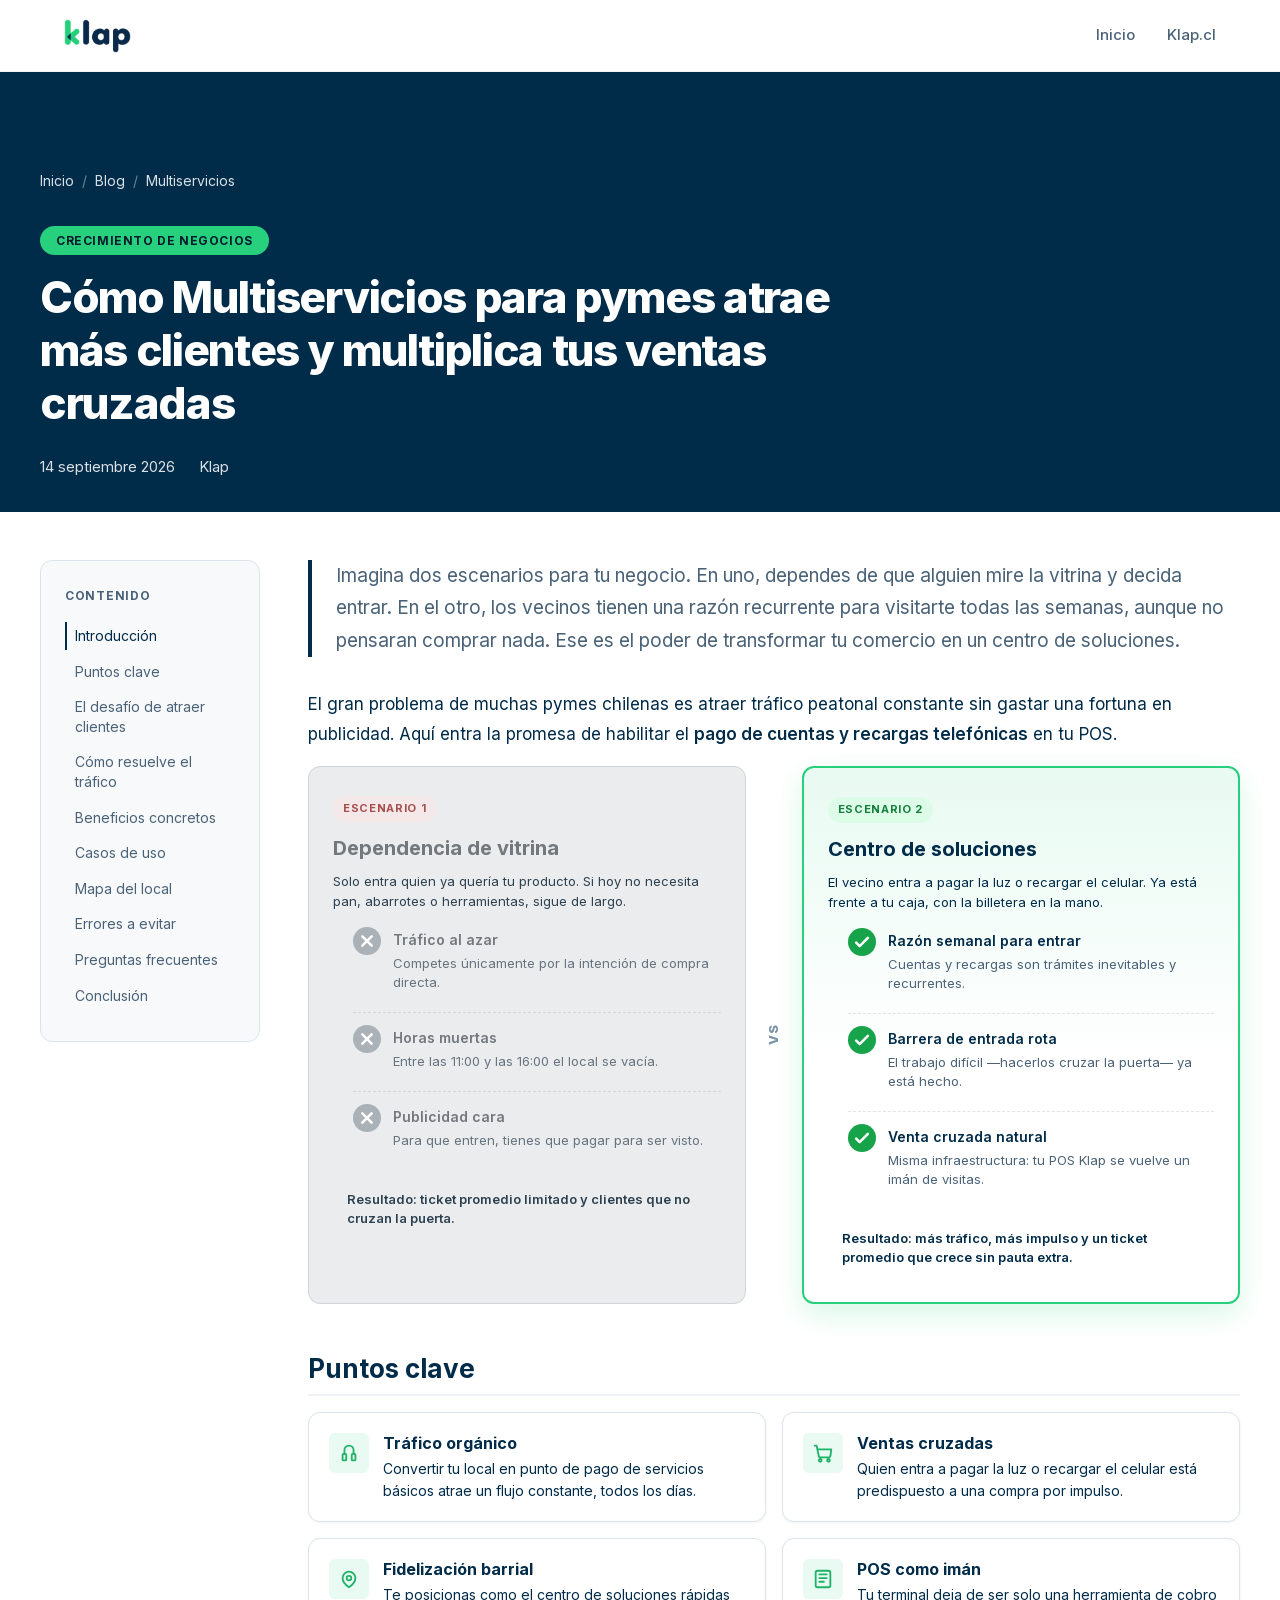
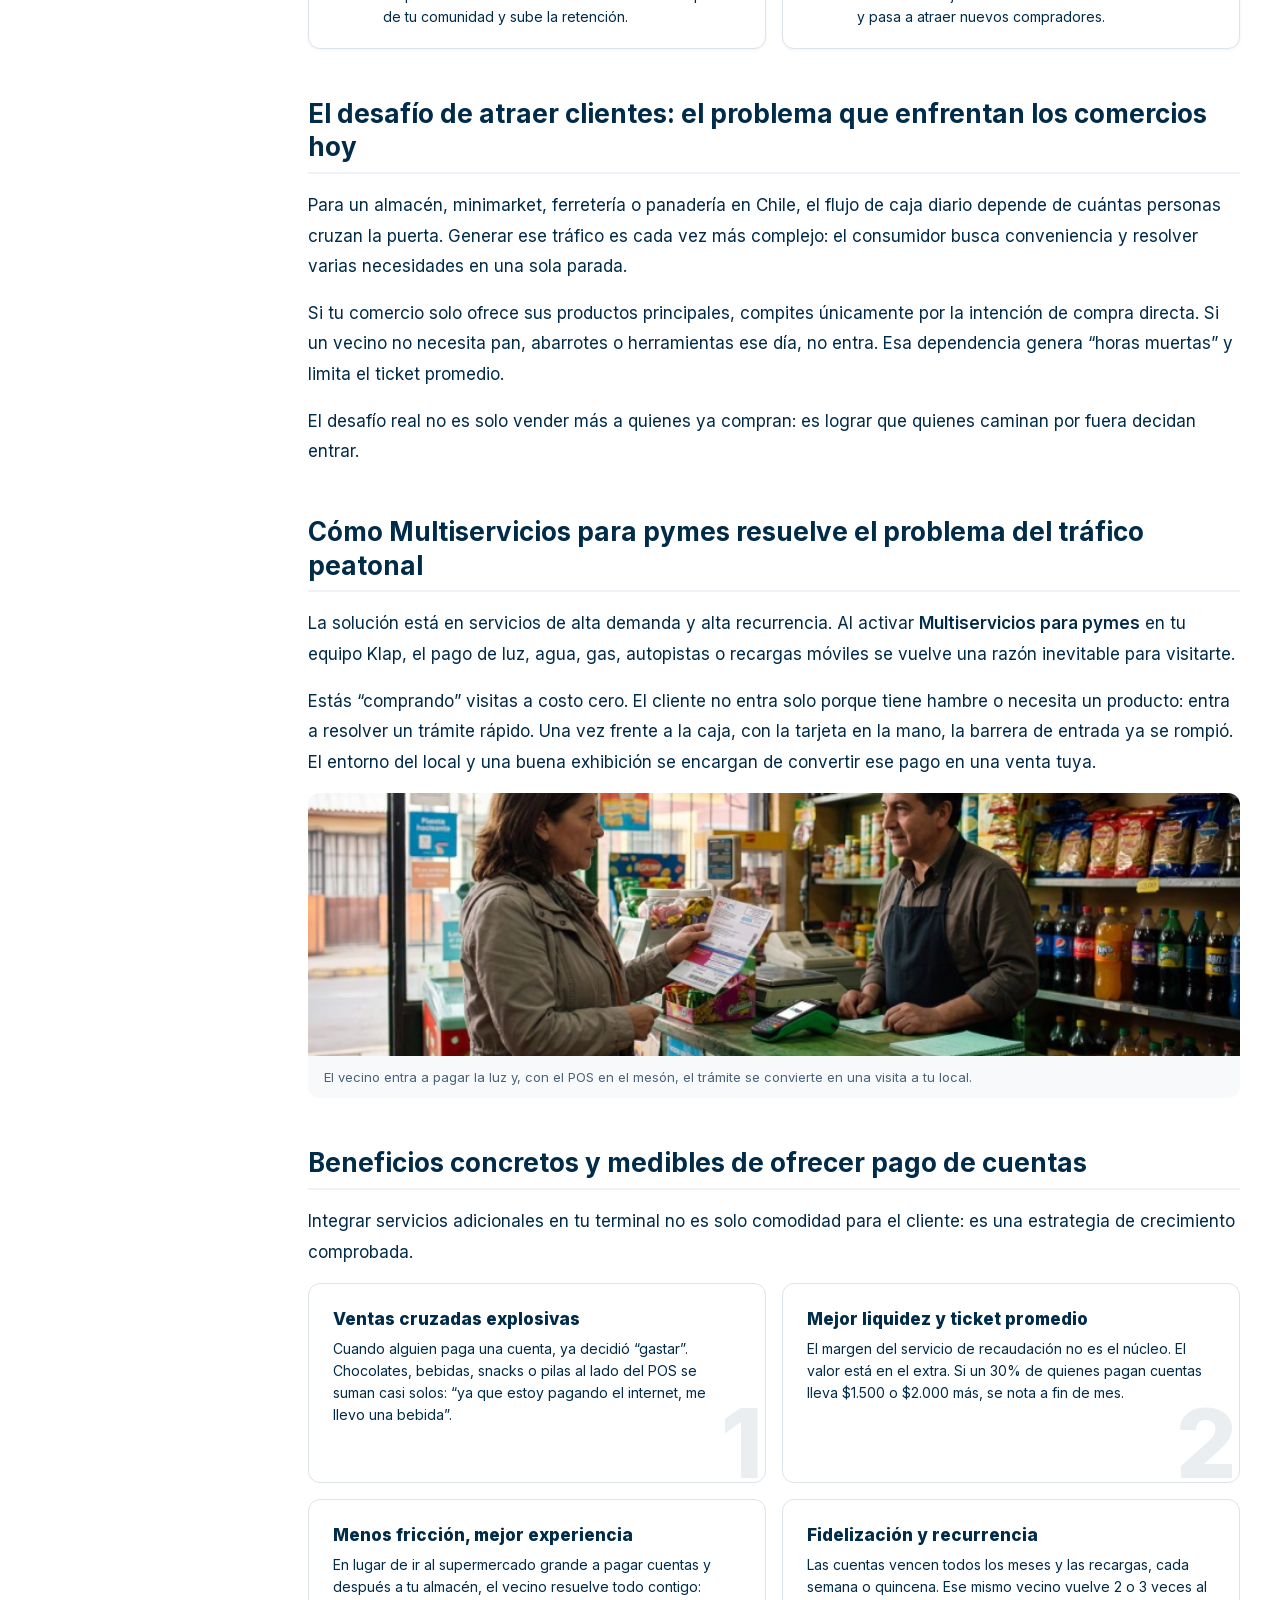
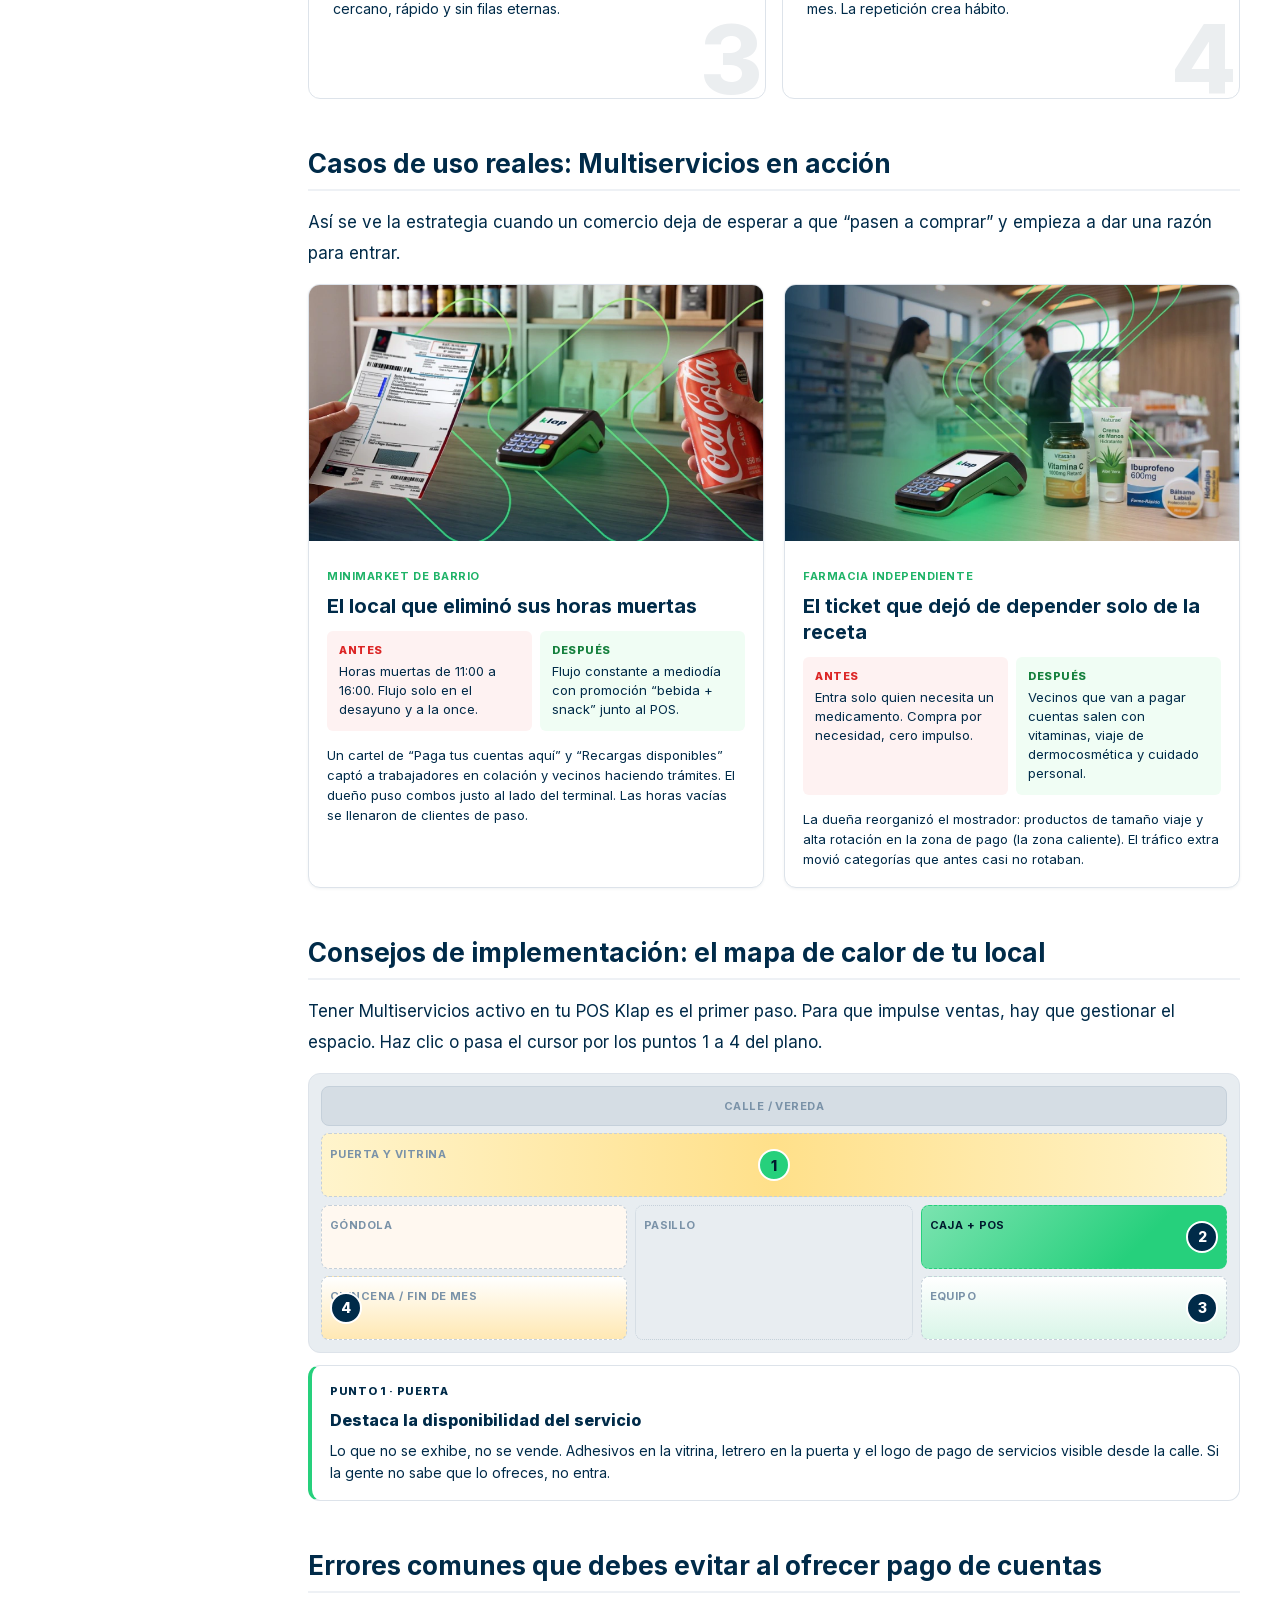
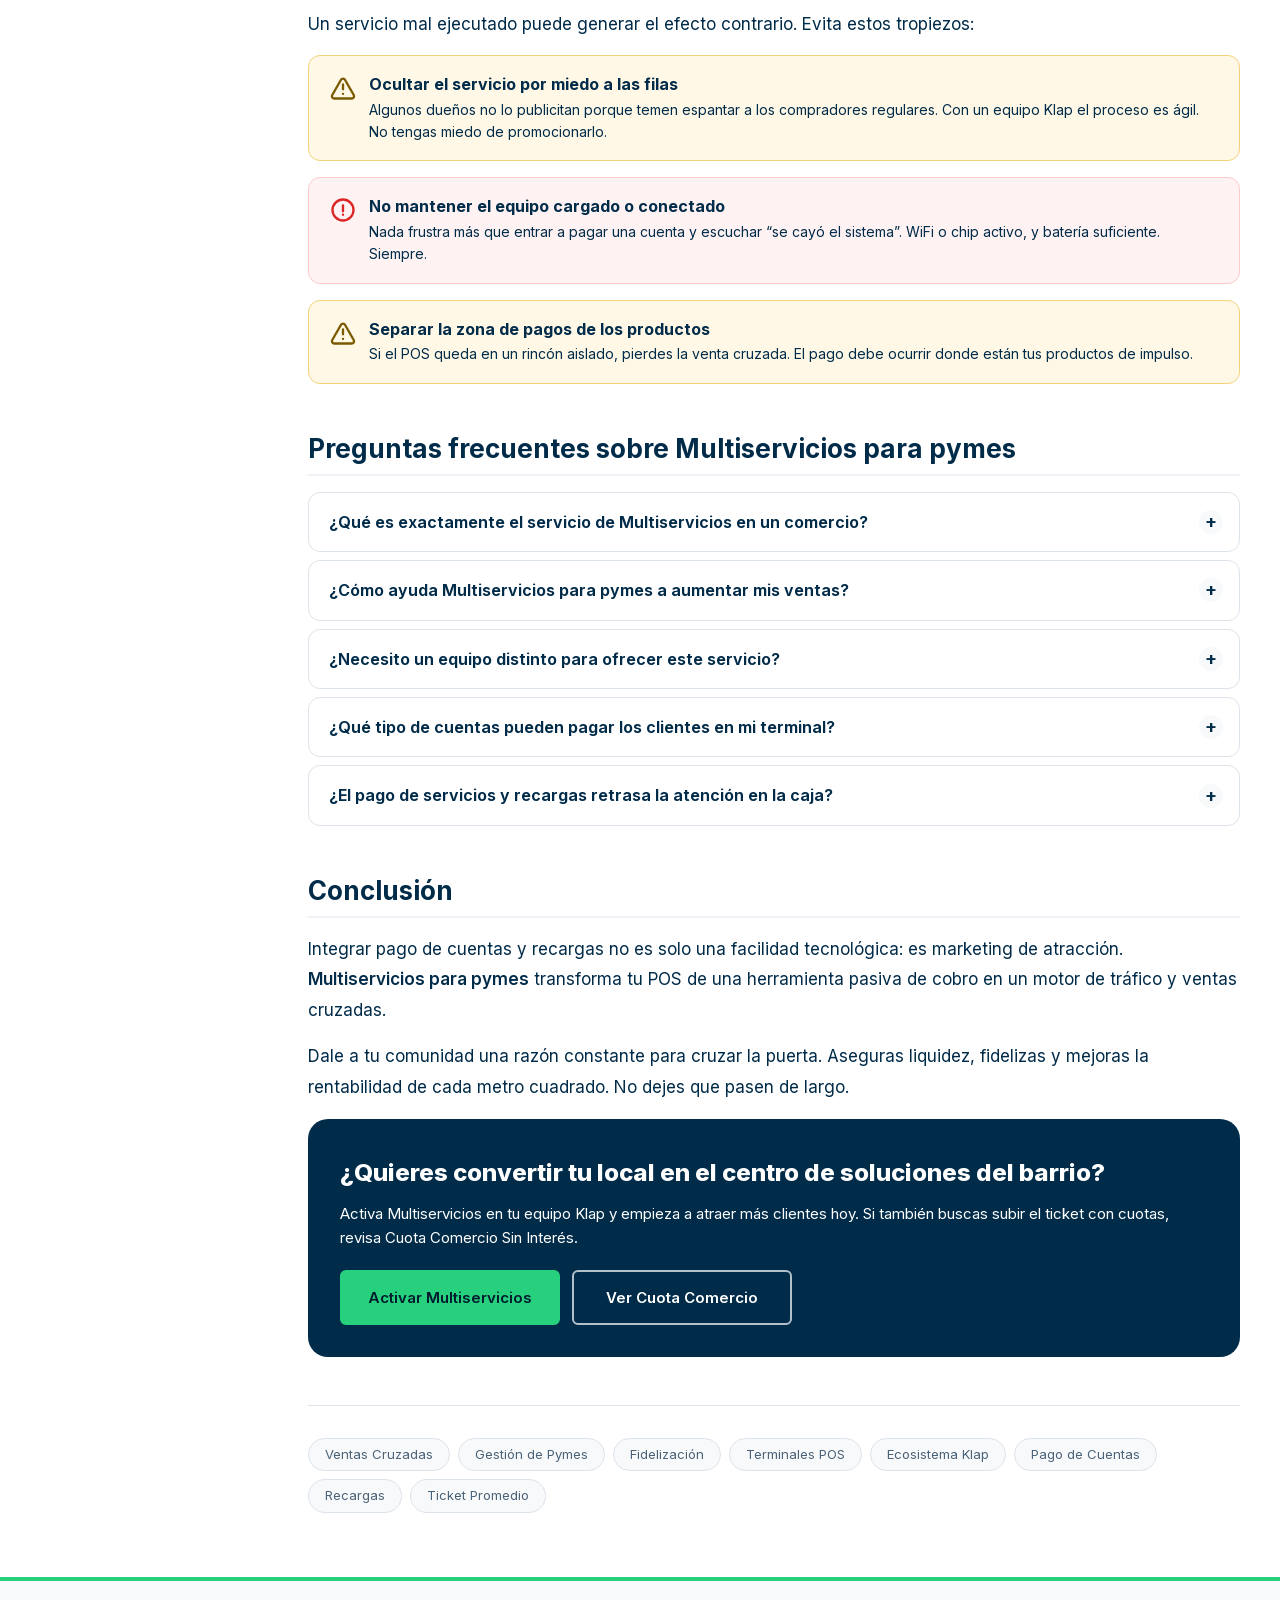
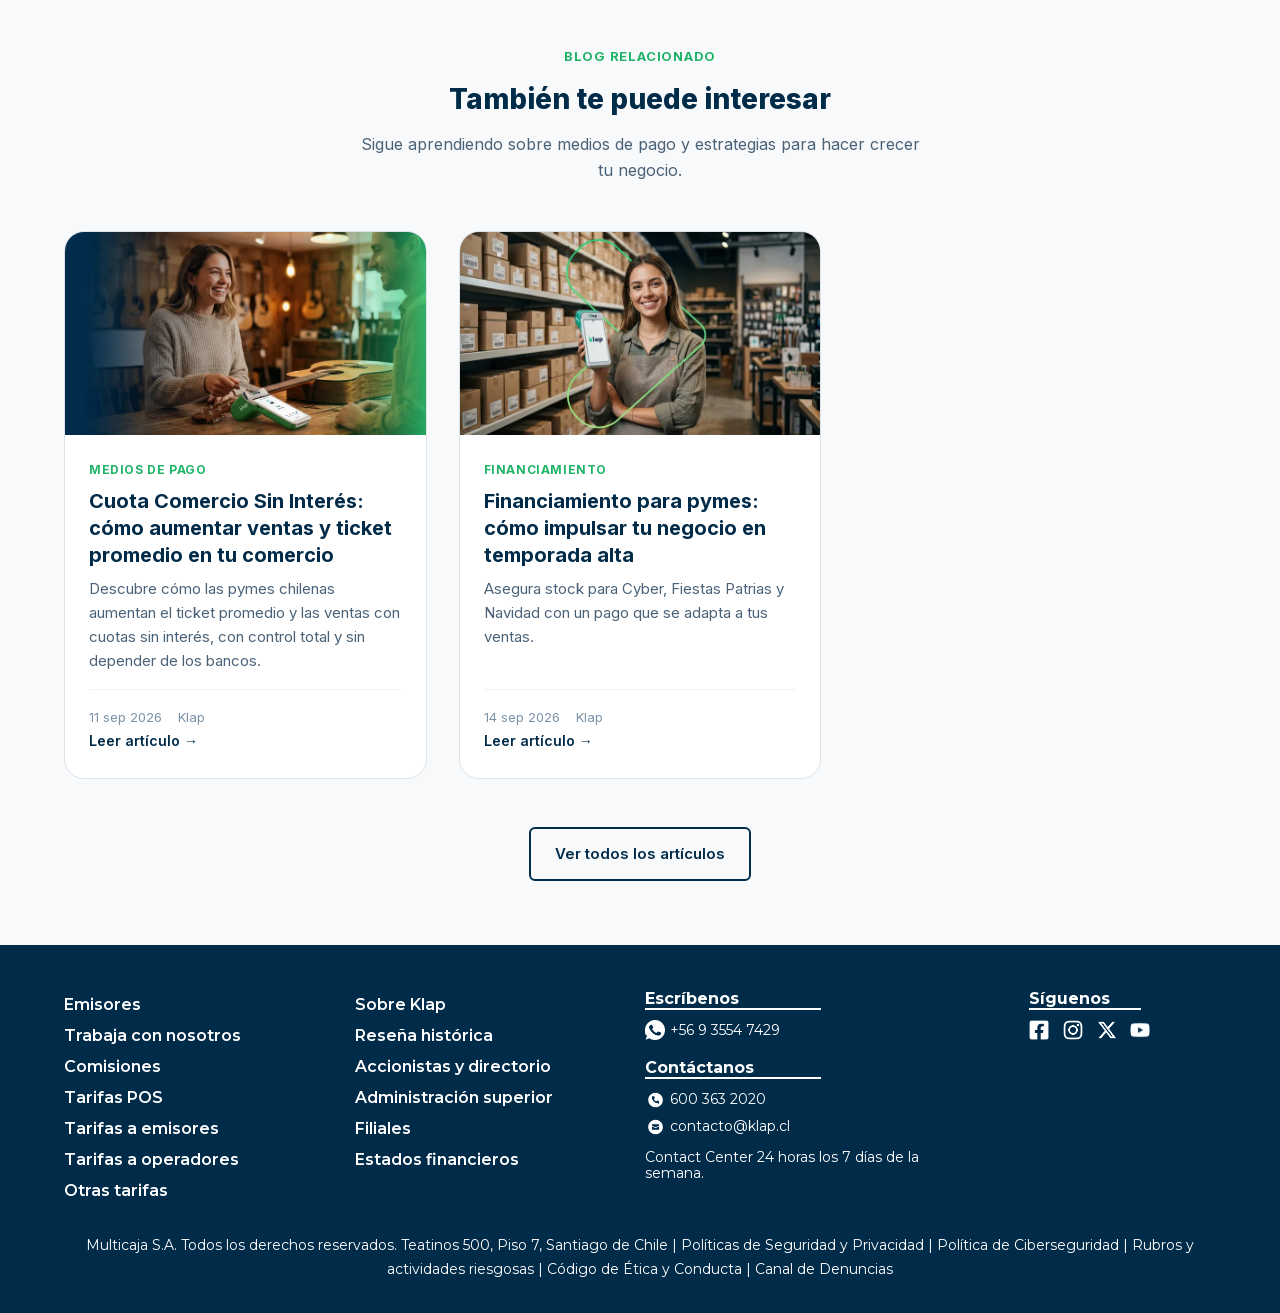
<file: posts/multiservicios-pymes-aumentar-ventas-trafico.html>
<!DOCTYPE html>
<html lang="es-CL">
<head>
  <meta charset="UTF-8">
  <meta name="viewport" content="width=device-width, initial-scale=1.0, viewport-fit=cover">
  <title>Multiservicios para pymes: Atrae clientes y sube ventas | Blog Klap</title>
  <meta name="description" content="Descubre cómo ofrecer pago de cuentas y recargas con Multiservicios aumenta el flujo de clientes, impulsa la venta cruzada y fideliza en tu pyme.">
  <meta name="keywords" content="Multiservicios para pymes, aumento de tráfico peatonal, ventas cruzadas en retail, pago de cuentas en comercios, recargas en punto de venta, mejorar ticket promedio, terminal POS chile, Klap">
  <meta name="robots" content="index, follow">
  <link rel="canonical" href="https://www.klap.cl/blog-klap/-/blogs/multiservicios-pymes-aumentar-ventas-trafico">

  <meta property="og:type" content="article">
  <meta property="og:title" content="Multiservicios para pymes: Atrae clientes y sube ventas">
  <meta property="og:description" content="Descubre cómo ofrecer pago de cuentas y recargas con Multiservicios aumenta el flujo de clientes, impulsa la venta cruzada y fideliza en tu pyme.">
  <meta property="og:url" content="https://www.klap.cl/blog-klap/-/blogs/multiservicios-pymes-aumentar-ventas-trafico">
  <meta property="og:image" content="assets/images/posts/multiservicios-pymes-aumentar-ventas-trafico-1200.webp">
  <meta property="og:locale" content="es_CL">
  <meta property="article:published_time" content="2026-09-14">
  <meta property="article:author" content="Klap">

  <meta name="twitter:card" content="summary_large_image">
  <meta name="twitter:title" content="Multiservicios para pymes: Atrae clientes y sube ventas">
  <meta name="twitter:description" content="Descubre cómo ofrecer pago de cuentas y recargas con Multiservicios aumenta el flujo de clientes, impulsa la venta cruzada y fideliza en tu pyme.">
  <meta name="twitter:image" content="assets/images/posts/multiservicios-pymes-aumentar-ventas-trafico-1200.webp">

  <link rel="stylesheet" href="../css/base.css?v=32">
  <link rel="stylesheet" href="../css/mobile.css?v=32" media="(max-width: 767px)">
  <link rel="stylesheet" href="../css/desktop.css?v=32" media="(min-width: 768px)">

  <script type="application/ld+json">
  {
    "@context": "https://schema.org",
    "@type": "Article",
    "headline": "Cómo Multiservicios para pymes atrae más clientes y multiplica tus ventas cruzadas",
    "description": "Descubre cómo ofrecer pago de cuentas y recargas con Multiservicios aumenta el flujo de clientes, impulsa la venta cruzada y fideliza en tu pyme.",
    "image": "assets/images/posts/multiservicios-pymes-aumentar-ventas-trafico-1200.webp",
    "datePublished": "2026-09-14",
    "dateModified": "2026-09-14",
    "author": { "@type": "Organization", "name": "Klap", "url": "https://www.klap.cl" },
    "publisher": {
      "@type": "Organization",
      "name": "Klap",
      "url": "https://www.klap.cl"
    },
    "mainEntityOfPage": {
      "@type": "WebPage",
      "@id": "https://www.klap.cl/blog-klap/-/blogs/multiservicios-pymes-aumentar-ventas-trafico"
    },
    "keywords": "Multiservicios para pymes, tráfico peatonal, ventas cruzadas, pago de cuentas, recargas, ticket promedio, POS Chile, Klap"
  }
  </script>
  <script type="application/ld+json">
  {
    "@context": "https://schema.org",
    "@type": "FAQPage",
    "mainEntity": [
      {
        "@type": "Question",
        "name": "¿Qué es exactamente el servicio de Multiservicios en un comercio?",
        "acceptedAnswer": {
          "@type": "Answer",
          "text": "Es una funcionalidad habilitada en los terminales de pago (POS) que permite a tu comercio recibir pagos de cuentas de servicios básicos (luz, agua, gas), autopistas, internet, y realizar recargas de telefonía móvil prepago directamente en la caja de tu negocio."
        }
      },
      {
        "@type": "Question",
        "name": "¿Cómo ayuda Multiservicios para pymes a aumentar mis ventas?",
        "acceptedAnswer": {
          "@type": "Answer",
          "text": "Funciona como un imán de clientes. Al atraer personas que buscan resolver un trámite cotidiano, incrementas el tráfico peatonal dentro de tu local. Esto genera oportunidades orgánicas para que esos visitantes compren tus productos por impulso, aumentando tu volumen de ventas diarias y tu ticket promedio."
        }
      },
      {
        "@type": "Question",
        "name": "¿Necesito un equipo distinto para ofrecer este servicio?",
        "acceptedAnswer": {
          "@type": "Answer",
          "text": "No. Si ya cuentas con un terminal POS moderno de Klap habilitado para estas funciones, todo el ecosistema de cobro con tarjetas, pago de cuentas y recargas se realiza desde el mismo dispositivo, ahorrando espacio en tu mostrador."
        }
      },
      {
        "@type": "Question",
        "name": "¿Qué tipo de cuentas pueden pagar los clientes en mi terminal?",
        "acceptedAnswer": {
          "@type": "Answer",
          "text": "A través de las integraciones del sistema, tus clientes podrán pagar una amplia variedad de facturadores a nivel nacional. Esto incluye las principales compañías de servicios básicos, telecomunicaciones, operadoras de autopistas urbanas e instituciones financieras de Chile."
        }
      },
      {
        "@type": "Question",
        "name": "¿El pago de servicios y recargas retrasa la atención en la caja?",
        "acceptedAnswer": {
          "@type": "Answer",
          "text": "No debería. Los terminales actuales están diseñados con un sistema de procesamiento ágil (Pago Ágil). Una vez seleccionado el servicio o escaneada la boleta, la transacción se procesa en segundos, manteniendo la fluidez en la atención y evitando fricciones en la experiencia de compra."
        }
      }
    ]
  }
  </script>
</head>
<body>

  <div class="reading-progress" role="progressbar" aria-label="Progreso de lectura" aria-valuemin="0" aria-valuemax="100" aria-valuenow="0">
    <div class="reading-progress__bar"></div>
  </div>

  <header class="site-header" role="banner">
    <div class="container site-header__inner">
      <a href="../index.html" class="site-logo" aria-label="Klap — Inicio del blog">
        <img src="../assets/images/brand/klap-logo.webp" alt="Klap" class="site-logo__img" width="200" height="102" decoding="async">
      </a>
      <button type="button" class="nav-toggle" aria-label="Abrir menú" aria-expanded="false" aria-controls="site-nav">
        <span></span><span></span><span></span>
      </button>
      <nav class="site-nav" id="site-nav" aria-label="Navegación principal">
        <a href="../index.html">Inicio</a>
        <a href="https://www.klap.cl" target="_blank" rel="noopener">Klap.cl</a>
      </nav>
    </div>
  </header>

  <article itemscope itemtype="https://schema.org/Article">
    <header class="article-hero">
      <div class="article-hero__image" aria-hidden="true">
        <picture>
            <source media="(min-width: 768px)" type="image/webp" srcset="../assets/images/posts/multiservicios-pymes-aumentar-ventas-trafico-1600.webp">
            <img src="[data-uri]" alt="" width="1920" height="1080" decoding="async">
          </picture>
      </div>
      <div class="container article-hero__overlay">
        <nav class="breadcrumb" aria-label="Ruta de navegación">
          <a href="../index.html">Inicio</a>
          <span class="breadcrumb__sep" aria-hidden="true">/</span>
          <a href="../index.html">Blog</a>
          <span class="breadcrumb__sep" aria-hidden="true">/</span>
          <span aria-current="page">Multiservicios</span>
        </nav>
        <span class="article-hero__category">Crecimiento de negocios</span>
        <h1 class="article-hero__title" itemprop="headline">Cómo Multiservicios para pymes atrae más clientes y multiplica tus ventas cruzadas</h1>
        <div class="article-hero__meta">
          <time datetime="2026-09-14" itemprop="datePublished">14 septiembre 2026</time>
          <span itemprop="author" itemscope itemtype="https://schema.org/Organization">
            <span itemprop="name">Klap</span>
          </span>
        </div>
      </div>
    </header>

    <div class="article-featured-image">
      <picture>
      <source media="(max-width: 767px)" type="image/webp" srcset="../assets/images/posts/multiservicios-pymes-aumentar-ventas-trafico-800.webp">
      <img src="[data-uri]" alt="Local de barrio ofreciendo pago de cuentas y recargas con Multiservicios Klap" width="1920" height="1080" fetchpriority="high" decoding="async">
    </picture>
    </div>

    <div class="container article-layout">
      <aside class="toc" aria-label="Tabla de contenidos">
        <button type="button" class="toc__toggle" aria-expanded="false" aria-controls="toc-panel">
          <span>Contenido del artículo</span>
          <span class="toc__toggle-icon" aria-hidden="true">▼</span>
        </button>
        <div class="toc__panel" id="toc-panel">
        <p class="toc__title">Contenido</p>
        <ol>
          <li><a href="#introduccion">Introducción</a></li>
          <li><a href="#puntos-clave">Puntos clave</a></li>
          <li><a href="#el-desafio">El desafío de atraer clientes</a></li>
          <li><a href="#como-funciona">Cómo resuelve el tráfico</a></li>
          <li><a href="#beneficios">Beneficios concretos</a></li>
          <li><a href="#casos-de-uso">Casos de uso</a></li>
          <li><a href="#implementacion">Mapa del local</a></li>
          <li><a href="#errores-comunes">Errores a evitar</a></li>
          <li><a href="#preguntas-frecuentes">Preguntas frecuentes</a></li>
          <li><a href="#conclusion">Conclusión</a></li>
        </ol>
        </div>
      </aside>

      <div class="prose" itemprop="articleBody">

        <section id="introduccion">
          <p class="lead">Imagina dos escenarios para tu negocio. En uno, dependes de que alguien mire la vitrina y decida entrar. En el otro, los vecinos tienen una razón recurrente para visitarte todas las semanas, aunque no pensaran comprar nada. Ese es el poder de transformar tu comercio en un centro de soluciones.</p>
          <p>El gran problema de muchas pymes chilenas es atraer tráfico peatonal constante sin gastar una fortuna en publicidad. Aquí entra la promesa de habilitar el <strong>pago de cuentas y recargas telefónicas</strong> en tu POS.</p>

          <div class="compare-flow" role="group" aria-label="Comparación entre dependencia de vitrina y centro de soluciones">
            <article class="compare-flow__col compare-flow__col--muted">
              <span class="compare-flow__badge compare-flow__badge--bad">Escenario 1</span>
              <h3>Dependencia de vitrina</h3>
              <p class="compare-flow__lead">Solo entra quien ya quería tu producto. Si hoy no necesita pan, abarrotes o herramientas, sigue de largo.</p>
              <ol class="compare-flow__steps">
                <li>
                  <span class="compare-flow__icon" aria-hidden="true">
                    <svg viewBox="0 0 24 24" width="28" height="28"><circle cx="12" cy="12" r="12" fill="#9aa8b5"/><path d="M8 8l8 8M16 8l-8 8" fill="none" stroke="#fff" stroke-width="2.2" stroke-linecap="round"/></svg>
                  </span>
                  <div>
                    <strong>Tráfico al azar</strong>
                    <span>Competes únicamente por la intención de compra directa.</span>
                  </div>
                </li>
                <li>
                  <span class="compare-flow__icon" aria-hidden="true">
                    <svg viewBox="0 0 24 24" width="28" height="28"><circle cx="12" cy="12" r="12" fill="#9aa8b5"/><path d="M8 8l8 8M16 8l-8 8" fill="none" stroke="#fff" stroke-width="2.2" stroke-linecap="round"/></svg>
                  </span>
                  <div>
                    <strong>Horas muertas</strong>
                    <span>Entre las 11:00 y las 16:00 el local se vacía.</span>
                  </div>
                </li>
                <li>
                  <span class="compare-flow__icon" aria-hidden="true">
                    <svg viewBox="0 0 24 24" width="28" height="28"><circle cx="12" cy="12" r="12" fill="#9aa8b5"/><path d="M8 8l8 8M16 8l-8 8" fill="none" stroke="#fff" stroke-width="2.2" stroke-linecap="round"/></svg>
                  </span>
                  <div>
                    <strong>Publicidad cara</strong>
                    <span>Para que entren, tienes que pagar para ser visto.</span>
                  </div>
                </li>
              </ol>
              <p class="compare-flow__result">Resultado: ticket promedio limitado y clientes que no cruzan la puerta.</p>
            </article>

            <div class="compare-flow__vs" aria-hidden="true">vs</div>

            <article class="compare-flow__col compare-flow__col--bright">
              <span class="compare-flow__badge compare-flow__badge--good">Escenario 2</span>
              <h3>Centro de soluciones</h3>
              <p class="compare-flow__lead">El vecino entra a pagar la luz o recargar el celular. Ya está frente a tu caja, con la billetera en la mano.</p>
              <ol class="compare-flow__steps">
                <li>
                  <span class="compare-flow__icon" aria-hidden="true">
                    <svg viewBox="0 0 24 24" width="28" height="28"><circle cx="12" cy="12" r="12" fill="#16a34a"/><path d="M7 12.5l3 3 7-7" fill="none" stroke="#fff" stroke-width="2.2" stroke-linecap="round" stroke-linejoin="round"/></svg>
                  </span>
                  <div>
                    <strong>Razón semanal para entrar</strong>
                    <span>Cuentas y recargas son trámites inevitables y recurrentes.</span>
                  </div>
                </li>
                <li>
                  <span class="compare-flow__icon" aria-hidden="true">
                    <svg viewBox="0 0 24 24" width="28" height="28"><circle cx="12" cy="12" r="12" fill="#16a34a"/><path d="M7 12.5l3 3 7-7" fill="none" stroke="#fff" stroke-width="2.2" stroke-linecap="round" stroke-linejoin="round"/></svg>
                  </span>
                  <div>
                    <strong>Barrera de entrada rota</strong>
                    <span>El trabajo difícil —hacerlos cruzar la puerta— ya está hecho.</span>
                  </div>
                </li>
                <li>
                  <span class="compare-flow__icon" aria-hidden="true">
                    <svg viewBox="0 0 24 24" width="28" height="28"><circle cx="12" cy="12" r="12" fill="#16a34a"/><path d="M7 12.5l3 3 7-7" fill="none" stroke="#fff" stroke-width="2.2" stroke-linecap="round" stroke-linejoin="round"/></svg>
                  </span>
                  <div>
                    <strong>Venta cruzada natural</strong>
                    <span>Misma infraestructura: tu POS Klap se vuelve un imán de visitas.</span>
                  </div>
                </li>
              </ol>
              <p class="compare-flow__result">Resultado: más tráfico, más impulso y un ticket promedio que crece sin pauta extra.</p>
            </article>
          </div>
        </section>

        <section id="puntos-clave">
          <h2>Puntos clave</h2>
          <div class="takeaways">
            <article class="takeaway-card">
              <span class="takeaway-card__icon" aria-hidden="true">
                <svg viewBox="0 0 24 24" width="22" height="22" fill="none" stroke="currentColor" stroke-width="2" stroke-linecap="round" stroke-linejoin="round"><path d="M7 13V9a5 5 0 0110 0v4"/><rect x="5" y="13" width="4" height="7" rx="1"/><rect x="15" y="13" width="4" height="7" rx="1"/></svg>
              </span>
              <div>
                <p class="takeaway-card__title">Tráfico orgánico</p>
                <p class="takeaway-card__text">Convertir tu local en punto de pago de servicios básicos atrae un flujo constante, todos los días.</p>
              </div>
            </article>
            <article class="takeaway-card">
              <span class="takeaway-card__icon" aria-hidden="true">
                <svg viewBox="0 0 24 24" width="22" height="22" fill="none" stroke="currentColor" stroke-width="2" stroke-linecap="round" stroke-linejoin="round"><circle cx="9" cy="20" r="1.5"/><circle cx="18" cy="20" r="1.5"/><path d="M3 4h2l2.4 11.2a2 2 0 002 1.6h8.8a2 2 0 001.9-1.5L21 8H7"/></svg>
              </span>
              <div>
                <p class="takeaway-card__title">Ventas cruzadas</p>
                <p class="takeaway-card__text">Quien entra a pagar la luz o recargar el celular está predispuesto a una compra por impulso.</p>
              </div>
            </article>
            <article class="takeaway-card">
              <span class="takeaway-card__icon" aria-hidden="true">
                <svg viewBox="0 0 24 24" width="22" height="22" fill="none" stroke="currentColor" stroke-width="2" stroke-linecap="round" stroke-linejoin="round"><path d="M12 21s7-4.4 7-10a7 7 0 10-14 0c0 5.6 7 10 7 10z"/><circle cx="12" cy="11" r="2.5"/></svg>
              </span>
              <div>
                <p class="takeaway-card__title">Fidelización barrial</p>
                <p class="takeaway-card__text">Te posicionas como el centro de soluciones rápidas de tu comunidad y sube la retención.</p>
              </div>
            </article>
            <article class="takeaway-card">
              <span class="takeaway-card__icon" aria-hidden="true">
                <svg viewBox="0 0 24 24" width="22" height="22" fill="none" stroke="currentColor" stroke-width="2" stroke-linecap="round" stroke-linejoin="round"><rect x="4" y="3" width="16" height="18" rx="2"/><path d="M8 7h8M8 11h8M8 15h5"/></svg>
              </span>
              <div>
                <p class="takeaway-card__title">POS como imán</p>
                <p class="takeaway-card__text">Tu terminal deja de ser solo una herramienta de cobro y pasa a atraer nuevos compradores.</p>
              </div>
            </article>
          </div>
        </section>

        <section id="el-desafio">
          <h2>El desafío de atraer clientes: el problema que enfrentan los comercios hoy</h2>
          <p>Para un almacén, minimarket, ferretería o panadería en Chile, el flujo de caja diario depende de cuántas personas cruzan la puerta. Generar ese tráfico es cada vez más complejo: el consumidor busca conveniencia y resolver varias necesidades en una sola parada.</p>
          <p>Si tu comercio solo ofrece sus productos principales, compites únicamente por la intención de compra directa. Si un vecino no necesita pan, abarrotes o herramientas ese día, no entra. Esa dependencia genera “horas muertas” y limita el ticket promedio.</p>
          <p>El desafío real no es solo vender más a quienes ya compran: es lograr que quienes caminan por fuera decidan entrar.</p>
        </section>

        <section id="como-funciona">
          <h2>Cómo Multiservicios para pymes resuelve el problema del tráfico peatonal</h2>
          <p>La solución está en servicios de alta demanda y alta recurrencia. Al activar <strong>Multiservicios para pymes</strong> en tu equipo Klap, el pago de luz, agua, gas, autopistas o recargas móviles se vuelve una razón inevitable para visitarte.</p>
          <p>Estás “comprando” visitas a costo cero. El cliente no entra solo porque tiene hambre o necesita un producto: entra a resolver un trámite rápido. Una vez frente a la caja, con la tarjeta en la mano, la barrera de entrada ya se rompió. El entorno del local y una buena exhibición se encargan de convertir ese pago en una venta tuya.</p>
          <figure class="prose-figure prose-figure--banner">
            <img src="../assets/images/posts/multiservicios-pago-cuentas-1024.webp" srcset="../assets/images/posts/multiservicios-pago-cuentas-800.webp 800w, ../assets/images/posts/multiservicios-pago-cuentas-1024.webp 1024w" sizes="(max-width: 767px) calc(100vw - 48px), 760px" alt="Clienta pagando una cuenta de luz en el mesón de un minimarket, con un POS Klap" width="1024" height="288" loading="lazy" decoding="async">
            <figcaption>El vecino entra a pagar la luz y, con el POS en el mesón, el trámite se convierte en una visita a tu local.</figcaption>
          </figure>
        </section>

        <section id="beneficios">
          <h2>Beneficios concretos y medibles de ofrecer pago de cuentas</h2>
          <p>Integrar servicios adicionales en tu terminal no es solo comodidad para el cliente: es una estrategia de crecimiento comprobada.</p>

          <div class="benefit-grid">
            <article class="benefit-card">
              <span class="benefit-card__num" aria-hidden="true">1</span>
              <p class="benefit-card__title">Ventas cruzadas explosivas</p>
              <p class="benefit-card__text">Cuando alguien paga una cuenta, ya decidió “gastar”. Chocolates, bebidas, snacks o pilas al lado del POS se suman casi solos: “ya que estoy pagando el internet, me llevo una bebida”.</p>
            </article>
            <article class="benefit-card">
              <span class="benefit-card__num" aria-hidden="true">2</span>
              <p class="benefit-card__title">Mejor liquidez y ticket promedio</p>
              <p class="benefit-card__text">El margen del servicio de recaudación no es el núcleo. El valor está en el extra. Si un 30% de quienes pagan cuentas lleva $1.500 o $2.000 más, se nota a fin de mes.</p>
            </article>
            <article class="benefit-card">
              <span class="benefit-card__num" aria-hidden="true">3</span>
              <p class="benefit-card__title">Menos fricción, mejor experiencia</p>
              <p class="benefit-card__text">En lugar de ir al supermercado grande a pagar cuentas y después a tu almacén, el vecino resuelve todo contigo: cercano, rápido y sin filas eternas.</p>
            </article>
            <article class="benefit-card">
              <span class="benefit-card__num" aria-hidden="true">4</span>
              <p class="benefit-card__title">Fidelización y recurrencia</p>
              <p class="benefit-card__text">Las cuentas vencen todos los meses y las recargas, cada semana o quincena. Ese mismo vecino vuelve 2 o 3 veces al mes. La repetición crea hábito.</p>
            </article>
          </div>
        </section>

        <section id="casos-de-uso">
          <h2>Casos de uso reales: Multiservicios en acción</h2>
          <p>Así se ve la estrategia cuando un comercio deja de esperar a que “pasen a comprar” y empieza a dar una razón para entrar.</p>

          <div class="ba-cards">
            <article class="ba-card">
              <div class="ba-card__media">
                <img src="../assets/images/posts/multiservicios-boleta-bebida-1024.webp" srcset="../assets/images/posts/multiservicios-boleta-bebida-800.webp 800w, ../assets/images/posts/multiservicios-boleta-bebida-1024.webp 1024w" sizes="(max-width: 767px) calc(100vw - 48px), 480px" alt="Boleta de servicios junto a un POS Klap y una bebida, la venta cruzada en el mesón" width="1024" height="576" loading="lazy" decoding="async">
              </div>
              <div class="ba-card__body">
                <span class="ba-card__label">Minimarket de barrio</span>
                <h3 class="ba-card__title">El local que eliminó sus horas muertas</h3>
                <div class="ba-card__split">
                  <div class="ba-card__col ba-card__col--before">
                    <span>Antes</span>
                    Horas muertas de 11:00 a 16:00. Flujo solo en el desayuno y a la once.
                  </div>
                  <div class="ba-card__col ba-card__col--after">
                    <span>Después</span>
                    Flujo constante a mediodía con promoción “bebida + snack” junto al POS.
                  </div>
                </div>
                <p class="ba-card__text">Un cartel de “Paga tus cuentas aquí” y “Recargas disponibles” captó a trabajadores en colación y vecinos haciendo trámites. El dueño puso combos justo al lado del terminal. Las horas vacías se llenaron de clientes de paso.</p>
              </div>
            </article>
            <article class="ba-card">
              <div class="ba-card__media">
                <img src="../assets/images/posts/multiservicios-farmacia-pos-1024.webp" srcset="../assets/images/posts/multiservicios-farmacia-pos-800.webp 800w, ../assets/images/posts/multiservicios-farmacia-pos-1024.webp 1024w" sizes="(max-width: 767px) calc(100vw - 48px), 480px" alt="POS Klap en el mesón de una farmacia, junto a vitaminas y productos de cuidado personal" width="1024" height="576" loading="lazy" decoding="async">
              </div>
              <div class="ba-card__body">
                <span class="ba-card__label">Farmacia independiente</span>
                <h3 class="ba-card__title">El ticket que dejó de depender solo de la receta</h3>
                <div class="ba-card__split">
                  <div class="ba-card__col ba-card__col--before">
                    <span>Antes</span>
                    Entra solo quien necesita un medicamento. Compra por necesidad, cero impulso.
                  </div>
                  <div class="ba-card__col ba-card__col--after">
                    <span>Después</span>
                    Vecinos que van a pagar cuentas salen con vitaminas, viaje de dermocosmética y cuidado personal.
                  </div>
                </div>
                <p class="ba-card__text">La dueña reorganizó el mostrador: productos de tamaño viaje y alta rotación en la zona de pago (la zona caliente). El tráfico extra movió categorías que antes casi no rotaban.</p>
              </div>
            </article>
          </div>
        </section>

        <section id="implementacion">
          <h2>Consejos de implementación: el mapa de calor de tu local</h2>
          <p>Tener Multiservicios activo en tu POS Klap es el primer paso. Para que impulse ventas, hay que gestionar el espacio. Haz clic o pasa el cursor por los puntos 1 a 4 del plano.</p>

          <div class="store-map" data-store-map>
            <div class="store-map__canvas" role="img" aria-label="Plano simplificado de un local con cuatro puntos calientes">
              <div class="store-map__zone store-map__zone--street">Calle / vereda</div>
              <div class="store-map__zone store-map__zone--door">
                Puerta y vitrina
                <button type="button" class="hotspot hotspot--1" data-hotspot="1" aria-expanded="true" aria-controls="hotspot-panel-1">1</button>
              </div>
              <div class="store-map__zone store-map__zone--shelf">Góndola</div>
              <div class="store-map__zone store-map__zone--aisle">Pasillo</div>
              <div class="store-map__zone store-map__zone--counter">
                Caja + POS
                <button type="button" class="hotspot hotspot--2" data-hotspot="2" aria-expanded="false" aria-controls="hotspot-panel-2">2</button>
              </div>
              <div class="store-map__zone store-map__zone--dates">
                Quincena / fin de mes
                <button type="button" class="hotspot hotspot--4" data-hotspot="4" aria-expanded="false" aria-controls="hotspot-panel-4">4</button>
              </div>
              <div class="store-map__zone store-map__zone--staff">
                Equipo
                <button type="button" class="hotspot hotspot--3" data-hotspot="3" aria-expanded="false" aria-controls="hotspot-panel-3">3</button>
              </div>
            </div>

            <div class="store-map__panel" id="hotspot-panel-1" data-hotspot-panel="1">
              <p class="store-map__panel-kicker">Punto 1 · Puerta</p>
              <p class="store-map__panel-title">Destaca la disponibilidad del servicio</p>
              <p class="store-map__panel-text">Lo que no se exhibe, no se vende. Adhesivos en la vitrina, letrero en la puerta y el logo de pago de servicios visible desde la calle. Si la gente no sabe que lo ofreces, no entra.</p>
            </div>
            <div class="store-map__panel" id="hotspot-panel-2" data-hotspot-panel="2" hidden>
              <p class="store-map__panel-kicker">Punto 2 · Caja</p>
              <p class="store-map__panel-title">Optimiza la zona caliente</p>
              <p class="store-map__panel-text">El metro cuadrado alrededor del POS es el más valioso. Llénalo de compra por impulso. Mientras se procesa la recarga, la vista del cliente debe caer en productos tentadores.</p>
            </div>
            <div class="store-map__panel" id="hotspot-panel-3" data-hotspot-panel="3" hidden>
              <p class="store-map__panel-kicker">Punto 3 · Equipo</p>
              <p class="store-map__panel-title">Capacita para ofrecer promociones</p>
              <p class="store-map__panel-text">Si el cliente pide pagar una cuenta, el vendedor necesita una frase de enganche: “Listo, su cuenta está pagada. Hoy las bebidas de litro van a precio especial, ¿le sumo una?”.</p>
            </div>
            <div class="store-map__panel" id="hotspot-panel-4" data-hotspot-panel="4" hidden>
              <p class="store-map__panel-kicker">Punto 4 · Calendario</p>
              <p class="store-map__panel-title">Aprovecha las fechas de pago</p>
              <p class="store-map__panel-text">Quincenas y fines de mes concentran el pago de cuentas. Esos días el local debe estar impecable, con stock completo de tus productos de mayor margen en primera línea.</p>
            </div>
          </div>
        </section>

        <section id="errores-comunes">
          <h2>Errores comunes que debes evitar al ofrecer pago de cuentas</h2>
          <p>Un servicio mal ejecutado puede generar el efecto contrario. Evita estos tropiezos:</p>

          <div class="alert alert--warning" role="note">
            <span class="alert__icon" aria-hidden="true">
              <svg viewBox="0 0 24 24" width="28" height="28" fill="none" stroke="currentColor" stroke-width="2" stroke-linecap="round" stroke-linejoin="round"><path d="M12 9v4M12 17h.01"/><path d="M10.3 4.9L2.8 18a2 2 0 001.7 3h15a2 2 0 001.7-3L13.7 4.9a2 2 0 00-3.4 0z"/></svg>
            </span>
            <div>
              <p class="alert__title">Ocultar el servicio por miedo a las filas</p>
              <p class="alert__text">Algunos dueños no lo publicitan porque temen espantar a los compradores regulares. Con un equipo Klap el proceso es ágil. No tengas miedo de promocionarlo.</p>
            </div>
          </div>
          <div class="alert alert--danger" role="note">
            <span class="alert__icon" aria-hidden="true">
              <svg viewBox="0 0 24 24" width="28" height="28" fill="none" stroke="currentColor" stroke-width="2" stroke-linecap="round" stroke-linejoin="round"><circle cx="12" cy="12" r="9"/><path d="M12 8v5M12 16h.01"/></svg>
            </span>
            <div>
              <p class="alert__title">No mantener el equipo cargado o conectado</p>
              <p class="alert__text">Nada frustra más que entrar a pagar una cuenta y escuchar “se cayó el sistema”. WiFi o chip activo, y batería suficiente. Siempre.</p>
            </div>
          </div>
          <div class="alert alert--warning" role="note">
            <span class="alert__icon" aria-hidden="true">
              <svg viewBox="0 0 24 24" width="28" height="28" fill="none" stroke="currentColor" stroke-width="2" stroke-linecap="round" stroke-linejoin="round"><path d="M12 9v4M12 17h.01"/><path d="M10.3 4.9L2.8 18a2 2 0 001.7 3h15a2 2 0 001.7-3L13.7 4.9a2 2 0 00-3.4 0z"/></svg>
            </span>
            <div>
              <p class="alert__title">Separar la zona de pagos de los productos</p>
              <p class="alert__text">Si el POS queda en un rincón aislado, pierdes la venta cruzada. El pago debe ocurrir donde están tus productos de impulso.</p>
            </div>
          </div>
        </section>

        <section id="preguntas-frecuentes">
          <h2>Preguntas frecuentes sobre Multiservicios para pymes</h2>
          <div class="faq">
            <details class="faq-item">
              <summary>¿Qué es exactamente el servicio de Multiservicios en un comercio?</summary>
              <div class="faq-item__answer">
                <p>Es una funcionalidad del POS que permite recibir pagos de cuentas de servicios básicos (luz, agua, gas), autopistas, internet y recargas de telefonía prepago, directo en la caja de tu negocio.</p>
              </div>
            </details>
            <details class="faq-item">
              <summary>¿Cómo ayuda Multiservicios para pymes a aumentar mis ventas?</summary>
              <div class="faq-item__answer">
                <p>Funciona como un imán. Atrae a quienes resuelven un trámite cotidiano, sube el tráfico peatonal y abre compras por impulso: más volumen diario y mejor ticket promedio.</p>
              </div>
            </details>
            <details class="faq-item">
              <summary>¿Necesito un equipo distinto para ofrecer este servicio?</summary>
              <div class="faq-item__answer">
                <p>No. Si ya tienes un POS Klap habilitado, cobro con tarjetas, pago de cuentas y recargas ocurren en el mismo dispositivo y ahorras espacio en el mostrador.</p>
              </div>
            </details>
            <details class="faq-item">
              <summary>¿Qué tipo de cuentas pueden pagar los clientes en mi terminal?</summary>
              <div class="faq-item__answer">
                <p>Una amplia variedad de facturadores a nivel nacional: compañías de servicios básicos, telecomunicaciones, autopistas urbanas e instituciones financieras de Chile.</p>
              </div>
            </details>
            <details class="faq-item">
              <summary>¿El pago de servicios y recargas retrasa la atención en la caja?</summary>
              <div class="faq-item__answer">
                <p>No debería. Con Pago Ágil, una vez seleccionado el servicio o escaneada la boleta, la transacción se procesa en segundos y la fila sigue fluyendo.</p>
              </div>
            </details>
          </div>
        </section>

        <section id="conclusion">
          <h2>Conclusión</h2>
          <p>Integrar pago de cuentas y recargas no es solo una facilidad tecnológica: es marketing de atracción. <strong>Multiservicios para pymes</strong> transforma tu POS de una herramienta pasiva de cobro en un motor de tráfico y ventas cruzadas.</p>
          <p>Dale a tu comunidad una razón constante para cruzar la puerta. Aseguras liquidez, fidelizas y mejoras la rentabilidad de cada metro cuadrado. No dejes que pasen de largo.</p>

          <div class="article-cta">
            <p class="article-cta__title">¿Quieres convertir tu local en el centro de soluciones del barrio?</p>
            <p class="article-cta__text">Activa Multiservicios en tu equipo Klap y empieza a atraer más clientes hoy. Si también buscas subir el ticket con cuotas, revisa Cuota Comercio Sin Interés.</p>
            <div class="article-cta__actions">
              <a class="btn btn--solid" href="https://www.klap.cl/home-comercios" target="_blank" rel="noopener">Activar Multiservicios</a>
              <a class="btn btn--ghost" href="cuota-comercio-sin-interes-aumenta-ventas-pymes.html">Ver Cuota Comercio</a>
            </div>
          </div>
        </section>

        <div class="tags" aria-label="Palabras clave">
          <span class="tag">Ventas Cruzadas</span>
          <span class="tag">Gestión de Pymes</span>
          <span class="tag">Fidelización</span>
          <span class="tag">Terminales POS</span>
          <span class="tag">Ecosistema Klap</span>
          <span class="tag">Pago de Cuentas</span>
          <span class="tag">Recargas</span>
          <span class="tag">Ticket Promedio</span>
        </div>
      </div>
    </div>
  </article>

  <section class="related-posts" aria-labelledby="related-title">
    <div class="container">
      <header class="related-posts__header">
        <p class="related-posts__label">Blog relacionado</p>
        <h2 id="related-title" class="related-posts__title">También te puede interesar</h2>
        <p class="related-posts__subtitle">Sigue aprendiendo sobre medios de pago y estrategias para hacer crecer tu negocio.</p>
      </header>
      <div class="posts-grid related-posts__grid">
        <article class="post-card">
          <div class="post-card__image">
            <a href="cuota-comercio-sin-interes-aumenta-ventas-pymes.html" tabindex="-1" aria-hidden="true">
              <img src="../assets/images/posts/cuota-comercio-sin-interes-aumenta-ventas-pymes-800.webp" srcset="../assets/images/posts/cuota-comercio-sin-interes-aumenta-ventas-pymes-800.webp 800w, ../assets/images/posts/cuota-comercio-sin-interes-aumenta-ventas-pymes-1200.webp 1200w, ../assets/images/posts/cuota-comercio-sin-interes-aumenta-ventas-pymes-1600.webp 1600w" sizes="(max-width: 767px) calc(100vw - 48px), 380px" alt="Pago en cuotas sin interés en un comercio con POS Klap" width="1920" height="1080" loading="lazy" decoding="async">
            </a>
          </div>
          <div class="post-card__body">
            <span class="post-card__category">Medios de pago</span>
            <h3 class="post-card__title"><a href="cuota-comercio-sin-interes-aumenta-ventas-pymes.html">Cuota Comercio Sin Interés: cómo aumentar ventas y ticket promedio en tu comercio</a></h3>
            <p class="post-card__excerpt">Descubre cómo las pymes chilenas aumentan el ticket promedio y las ventas con cuotas sin interés, con control total y sin depender de los bancos.</p>
            <div class="post-card__meta"><time datetime="2026-09-11">11 sep 2026</time><span>Klap</span></div>
            <a href="cuota-comercio-sin-interes-aumenta-ventas-pymes.html" class="post-card__read-more">Leer artículo →</a>
          </div>
        </article>
        <article class="post-card">
          <div class="post-card__image">
            <a href="financiamiento-pymes-temporada-alta-impulso-klap.html" tabindex="-1" aria-hidden="true">
              <img src="../assets/images/posts/financiamiento-pymes-temporada-alta-impulso-klap-800.webp" srcset="../assets/images/posts/financiamiento-pymes-temporada-alta-impulso-klap-800.webp 800w, ../assets/images/posts/financiamiento-pymes-temporada-alta-impulso-klap-1200.webp 1200w, ../assets/images/posts/financiamiento-pymes-temporada-alta-impulso-klap-1600.webp 1600w" sizes="(max-width: 767px) calc(100vw - 48px), 380px" alt="Emprendedora en bodega con POS Klap para financiar temporada alta" width="1920" height="1080" loading="lazy" decoding="async">
            </a>
          </div>
          <div class="post-card__body">
            <span class="post-card__category">Financiamiento</span>
            <h3 class="post-card__title"><a href="financiamiento-pymes-temporada-alta-impulso-klap.html">Financiamiento para pymes: cómo impulsar tu negocio en temporada alta</a></h3>
            <p class="post-card__excerpt">Asegura stock para Cyber, Fiestas Patrias y Navidad con un pago que se adapta a tus ventas.</p>
            <div class="post-card__meta"><time datetime="2026-09-14">14 sep 2026</time><span>Klap</span></div>
            <a href="financiamiento-pymes-temporada-alta-impulso-klap.html" class="post-card__read-more">Leer artículo →</a>
          </div>
        </article>
      </div>
      <div class="related-posts__footer">
        <a href="../index.html" class="btn btn--outline">Ver todos los artículos</a>
      </div>
    </div>
  </section>

  <footer class="site-footer" role="contentinfo">
    <div class="container">
      <div class="site-footer__grid">
        <nav class="site-footer__col" aria-label="Emisores y tarifas">
          <ul class="site-footer__list">
            <li><a href="https://www.klap.cl/emisores" target="_blank" rel="noopener">Emisores</a></li>
            <li><a href="https://www.klap.cl/trabaja-con-nosotros1" target="_blank" rel="noopener">Trabaja con nosotros</a></li>
            <li><a href="https://www.klap.cl/comisiones" target="_blank" rel="noopener">Comisiones</a></li>
            <li><a href="https://www.klap.cl/tarifas-pos" target="_blank" rel="noopener">Tarifas POS</a></li>
            <li><a href="https://www.klap.cl/tarifas-a-emisores" target="_blank" rel="noopener">Tarifas a emisores</a></li>
            <li><a href="https://www.klap.cl/tarifas-a-operadores" target="_blank" rel="noopener">Tarifas a operadores</a></li>
            <li><a href="https://www.klap.cl/otras-tarifas" target="_blank" rel="noopener">Otras tarifas</a></li>
          </ul>
        </nav>

        <nav class="site-footer__col" aria-label="Sobre Klap">
          <ul class="site-footer__list">
            <li><a href="https://www.klap.cl/corporativo" target="_blank" rel="noopener">Sobre Klap</a></li>
            <li><a href="https://www.klap.cl/corporativo/resena-historica" target="_blank" rel="noopener">Reseña histórica</a></li>
            <li><a href="https://www.klap.cl/corporativo/accionistas-y-directorio" target="_blank" rel="noopener">Accionistas y directorio</a></li>
            <li><a href="https://www.klap.cl/corporativo/administracion-superior" target="_blank" rel="noopener">Administración superior</a></li>
            <li><a href="https://www.klap.cl/corporativo/filiales" target="_blank" rel="noopener">Filiales</a></li>
            <li><a href="https://www.klap.cl/corporativo/estados-financieros" target="_blank" rel="noopener">Estados financieros</a></li>
          </ul>
        </nav>

        <div class="site-footer__col site-footer__contact">
          <p class="site-footer__heading">Escríbenos</p>
          <p class="site-footer__row">
            <img class="site-footer__icon" src="../assets/icons/footer/whatsapp.png" alt="Teléfono Whatsapp" width="20" height="20">
            <a class="site-footer__whatsapp" href="https://api.whatsapp.com/send?phone=56935547429" target="_blank" rel="noopener">+56 9 3554 7429</a>
          </p>
          <p class="site-footer__heading">Contáctanos</p>
          <p class="site-footer__row">
            <img class="site-footer__icon" src="../assets/icons/footer/phone.png" alt="Teléfono" width="20" height="20">
            <a href="tel:6003632020">600 363 2020</a>
          </p>
          <p class="site-footer__row">
            <img class="site-footer__icon" src="../assets/icons/footer/email.png" alt="Correo Contacto" width="20" height="20">
            <a href="mailto:contacto@klap.cl">contacto@klap.cl</a>
          </p>
          <p class="site-footer__hours">Contact Center 24 horas los 7 días de la semana.</p>
        </div>

        <div class="site-footer__col site-footer__social">
          <p class="site-footer__heading">Síguenos</p>
          <div class="site-footer__rrss">
            <a href="https://www.facebook.com/Klap.Chile/" target="_blank" rel="noopener" aria-label="Facebook">
              <img class="site-footer__icon" src="../assets/icons/footer/facebook.png" alt="Facebook" width="20" height="20">
            </a>
            <a href="https://www.instagram.com/KlapChile/" target="_blank" rel="noopener" aria-label="Instagram">
              <img class="site-footer__icon" src="../assets/icons/footer/instagram.png" alt="Instagram" width="20" height="20">
            </a>
            <a href="https://twitter.com/KlapCL" target="_blank" rel="noopener" aria-label="X">
              <img class="site-footer__icon" src="../assets/icons/footer/x.png" alt="X" width="20" height="20">
            </a>
            <a href="https://www.youtube.com/channel/UC9lYDc6nnPbQkR2c2wWHtZg?view_as=subscriber" target="_blank" rel="noopener" aria-label="YouTube">
              <img class="site-footer__icon" src="../assets/icons/footer/youtube.png" alt="Youtube" width="20" height="20">
            </a>
          </div>
        </div>
      </div>

      <p class="site-footer__legal">
        Multicaja S.A. Todos los derechos reservados. Teatinos 500, Piso 7, Santiago de Chile |
        <a href="https://www.klap.cl/home-comercios/politica-de-seguridad" target="_blank" rel="noopener">Políticas de Seguridad y Privacidad</a>
        |
        <a href="https://www.klap.cl/documents/34450/0/Politica_de_Seguridad_de_la_Informacion_Ciberseguridad_V8.2.pdf/9d4c741d-688f-0311-f4cd-349dcd6ccf31?t=1769457745805" target="_blank" rel="noopener">Política de Ciberseguridad</a>
        |
        <a href="https://www.klap.cl/documents/34450/134565/rubros_y_actividades_riesgosas.pdf" target="_blank" rel="noopener">Rubros y actividades riesgosas</a>
        |
        <a href="https://www.klap.cl/documents/34450/134565/Codigo_de_etica_y_conducta_Klap.pdf" target="_blank" rel="noopener">Código de Ética y Conducta</a>
        |
        <a href="https://sonda.ines.cl/klap/formulario/" target="_blank" rel="noopener">Canal de Denuncias</a>
      </p>
    </div>
  </footer>

  <script src="../js/main.js?v=4" defer></script>
</body>
</html>
</file>
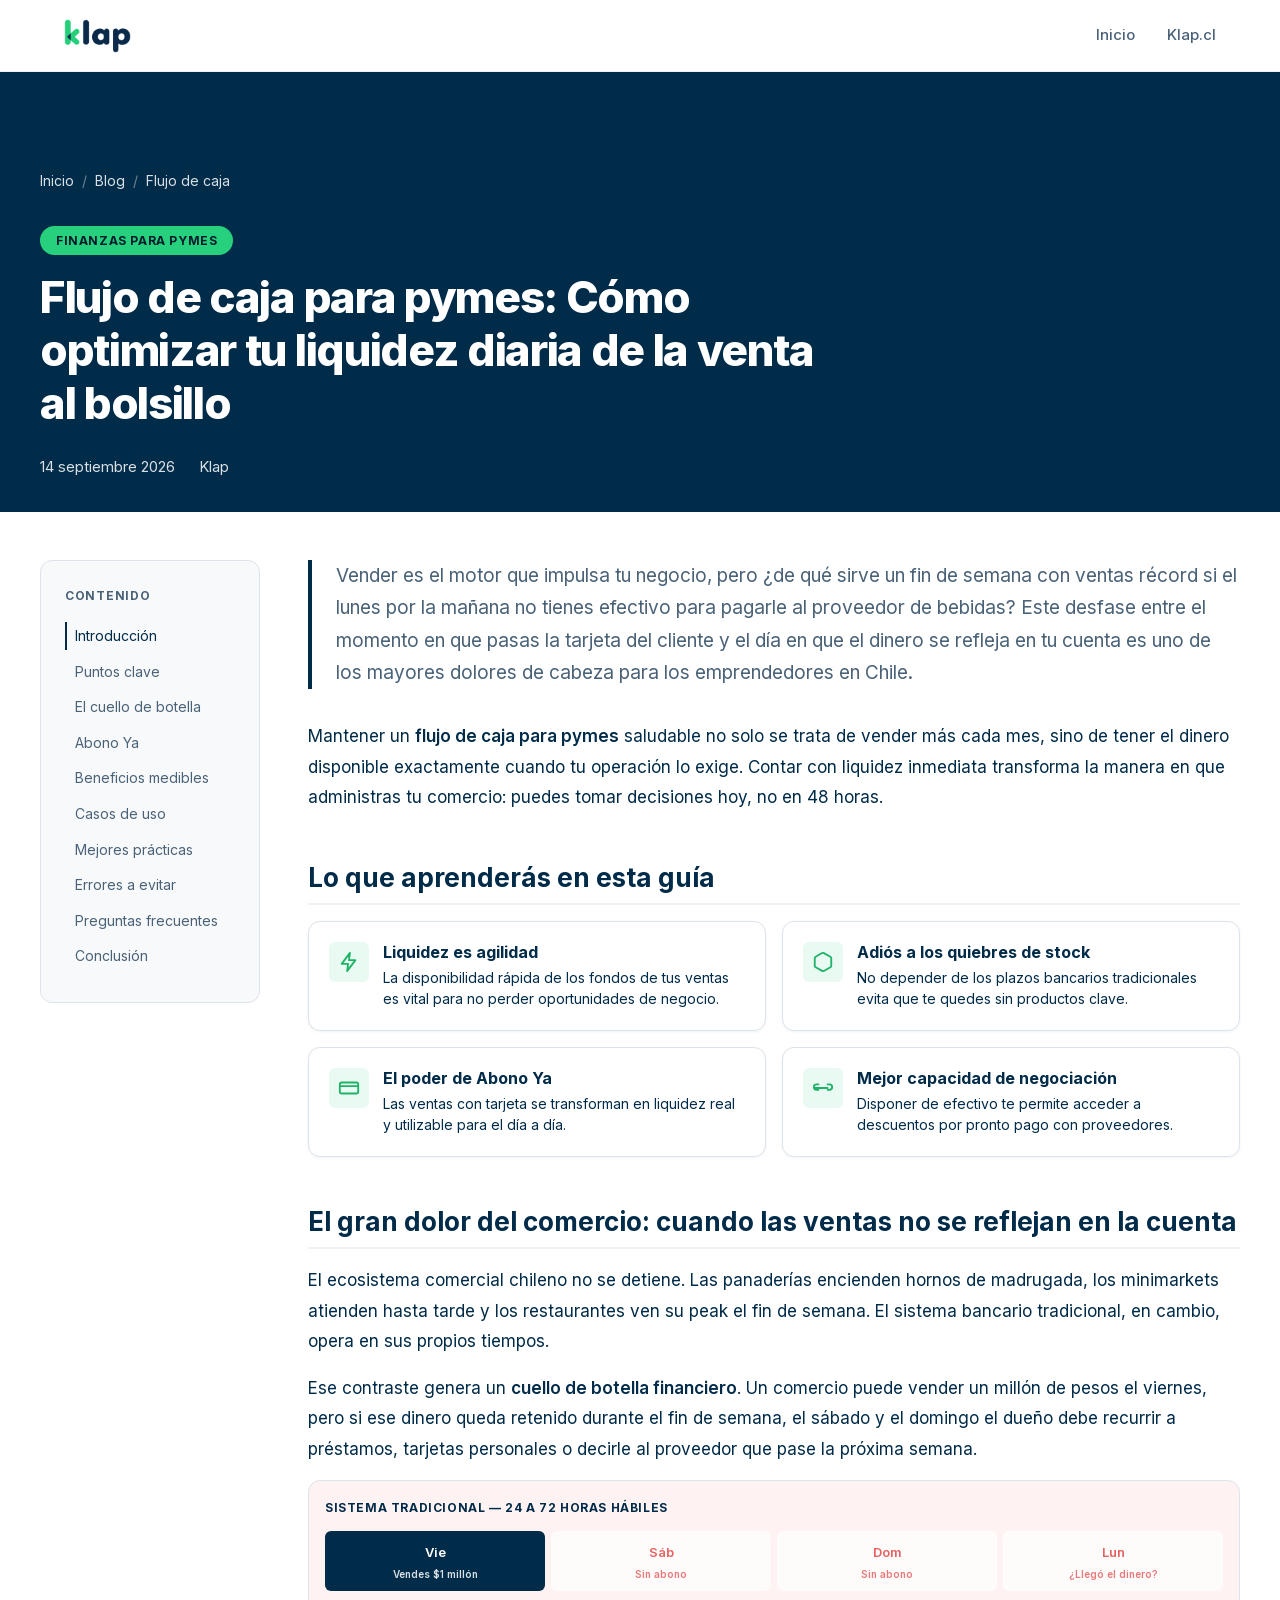
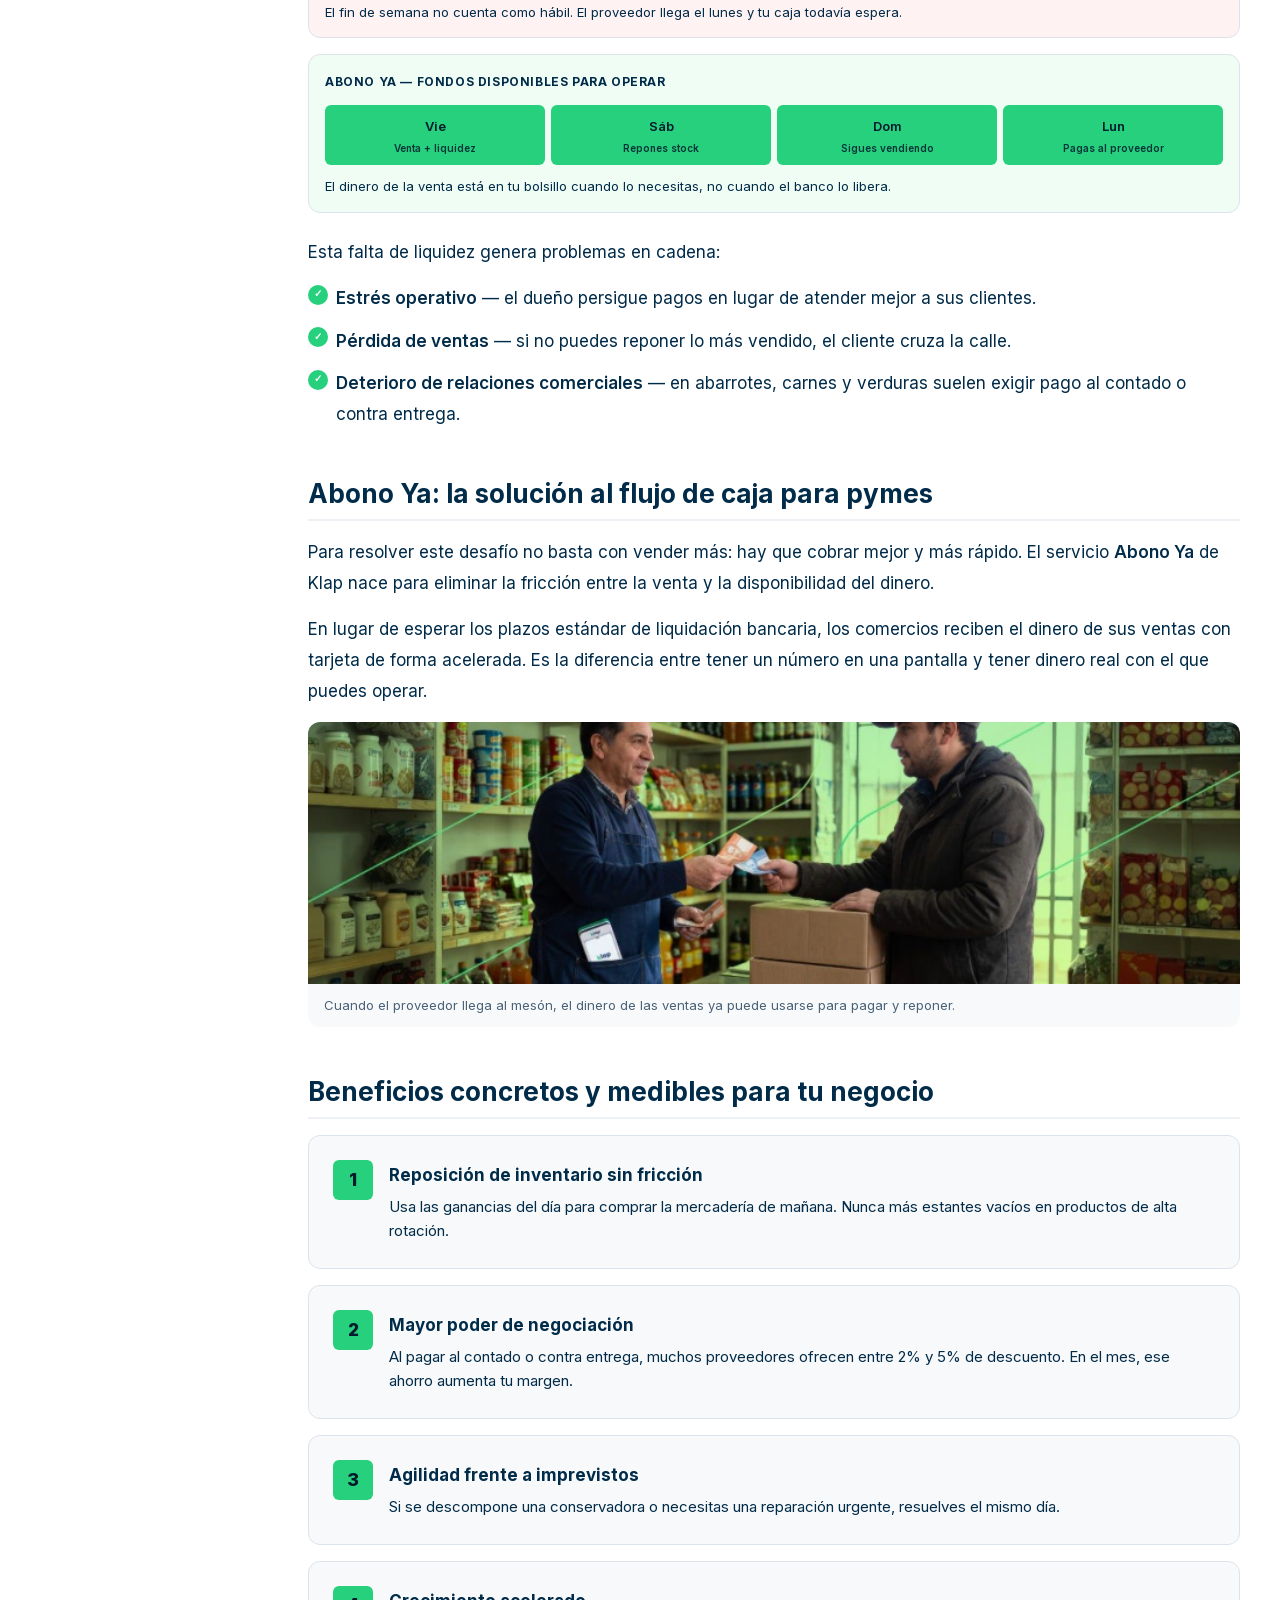
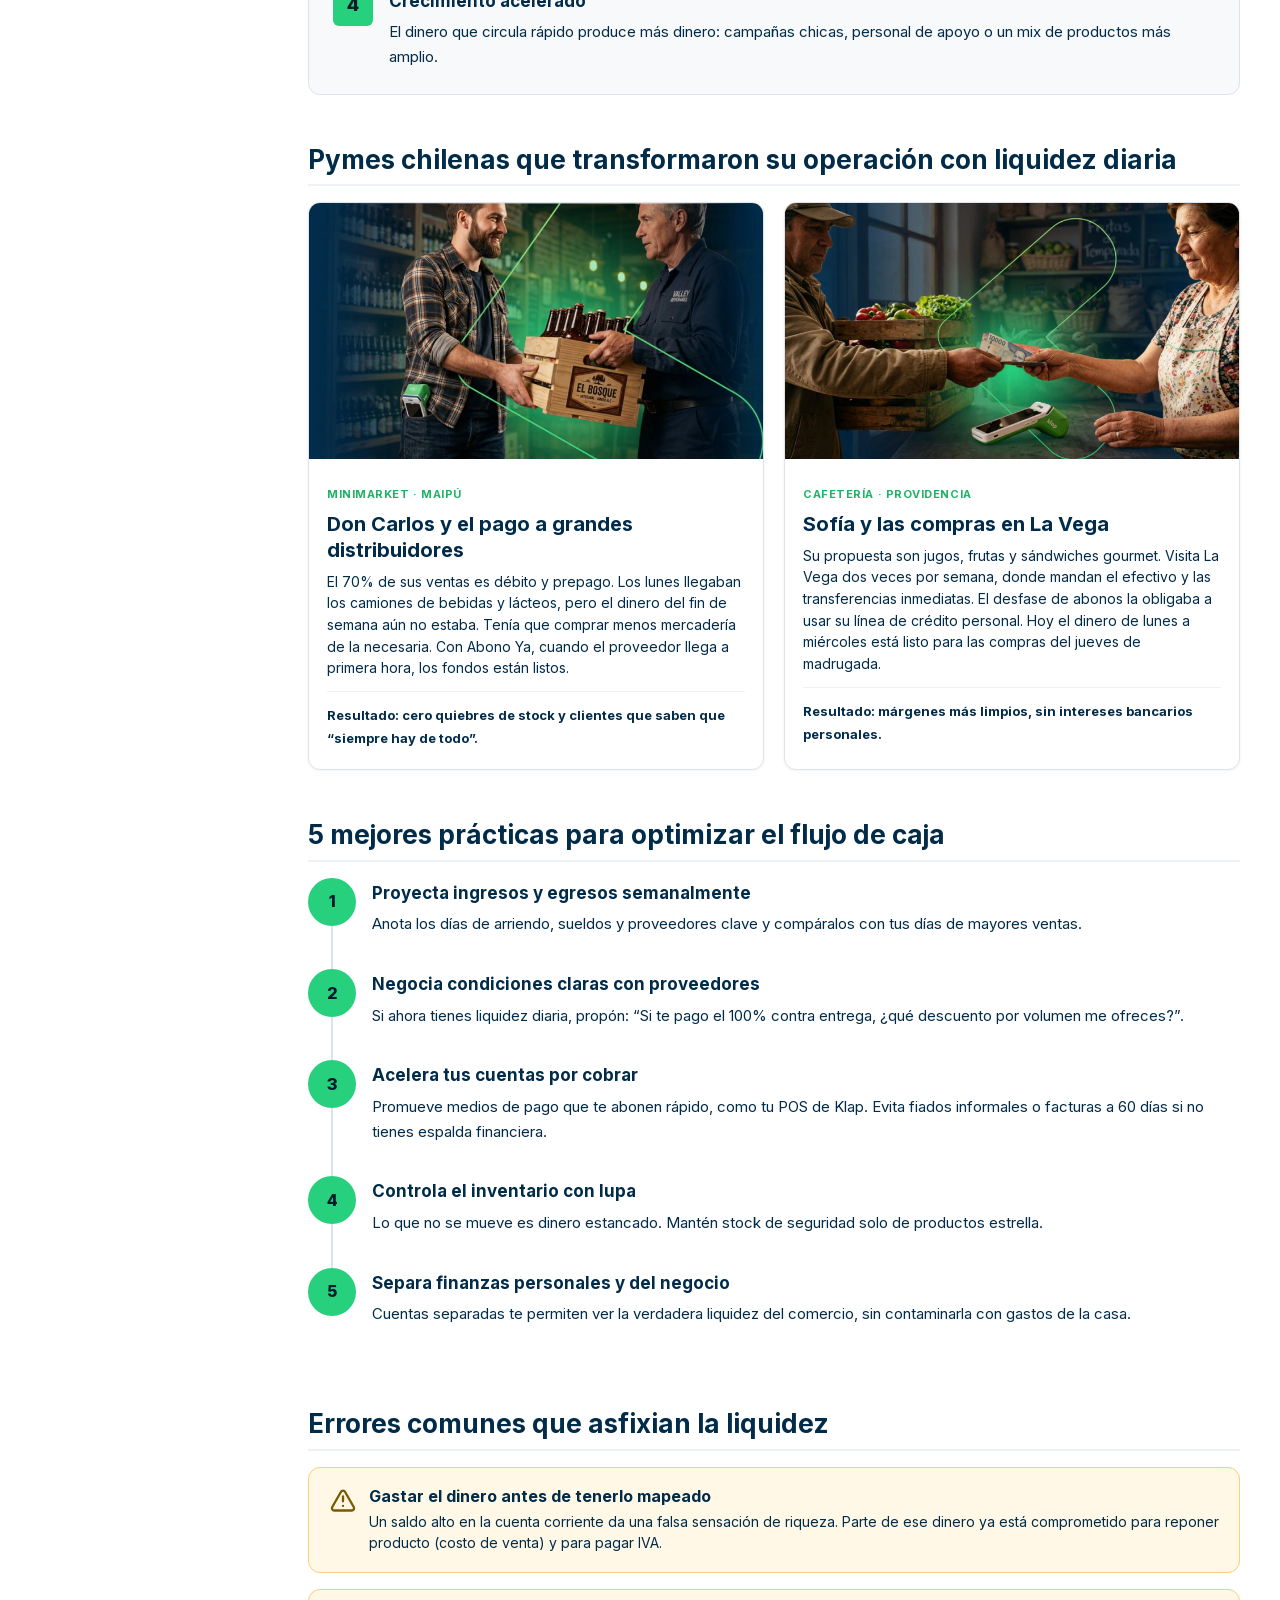
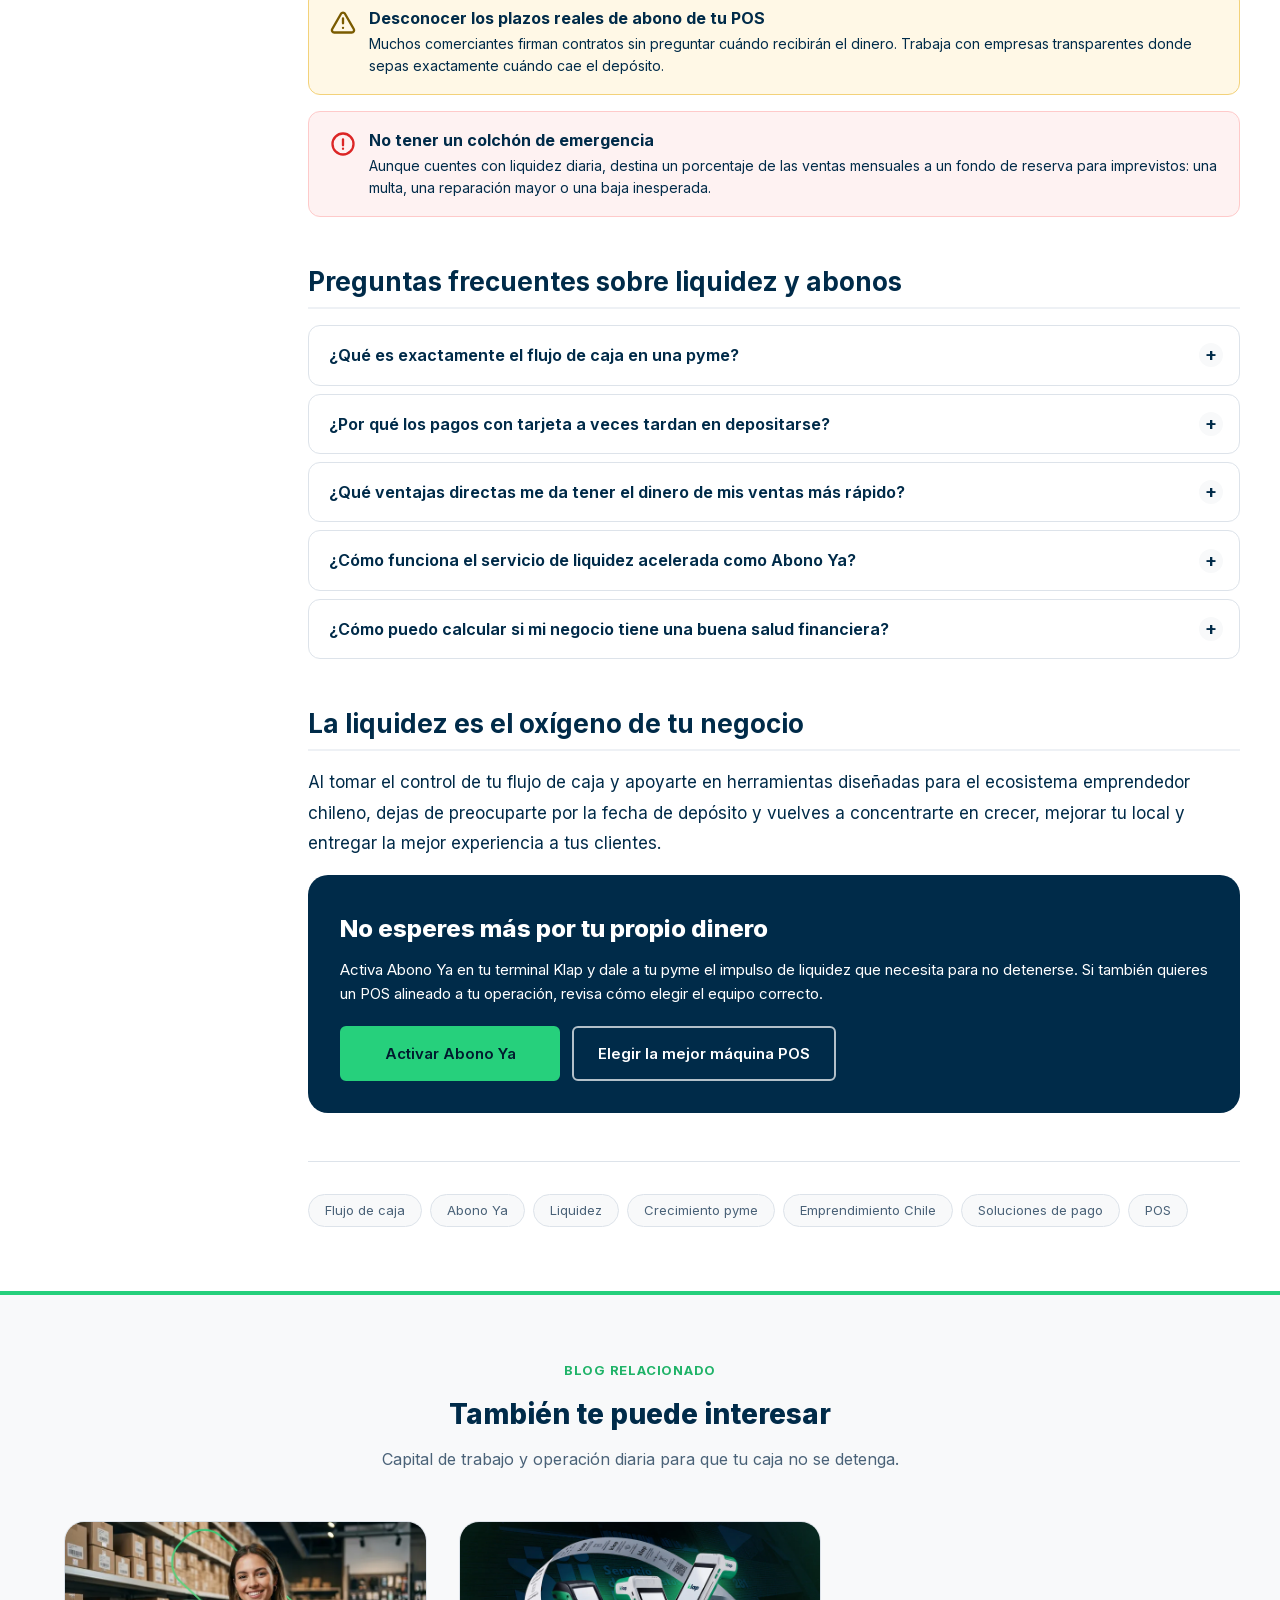
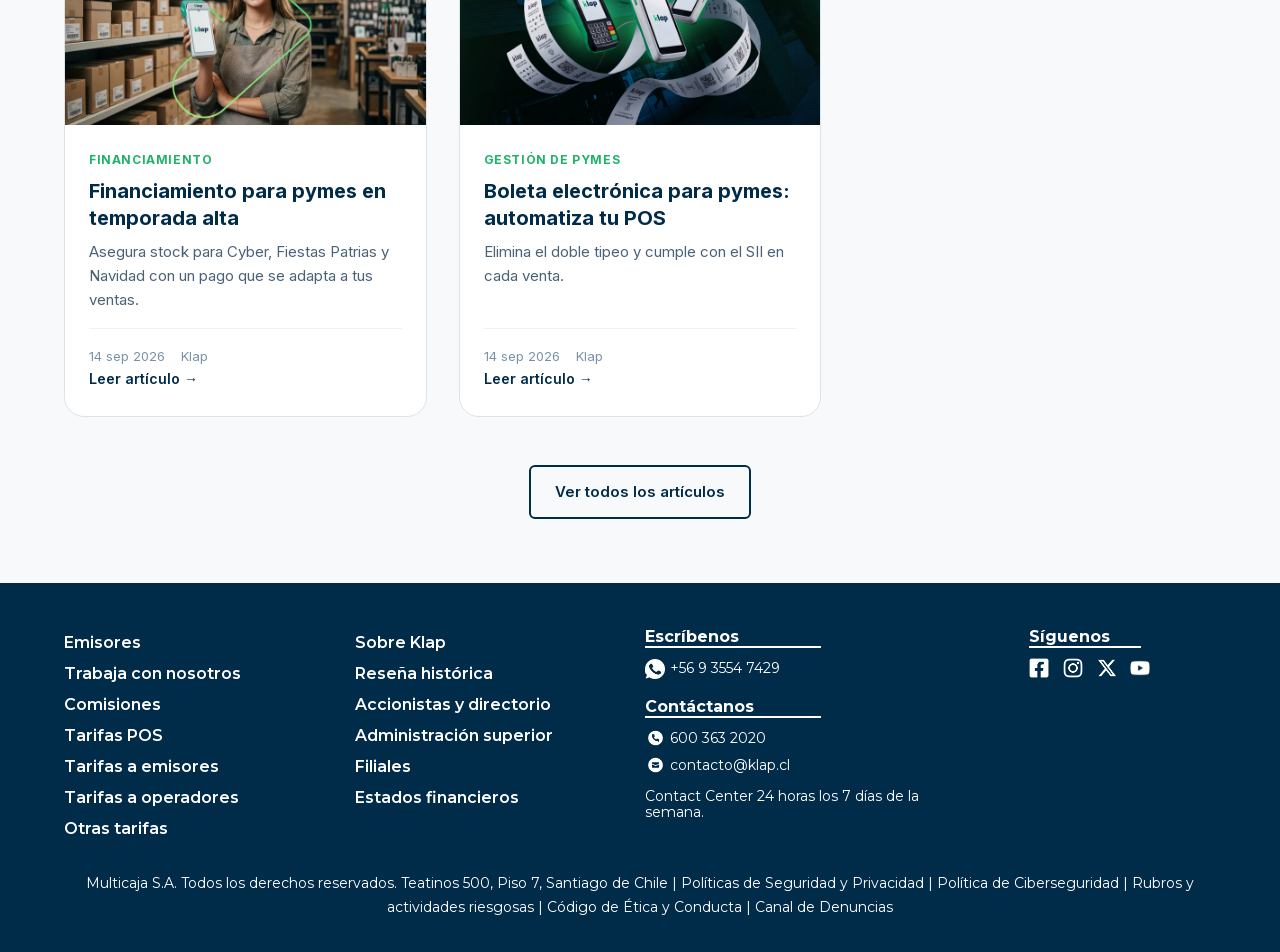
<file: posts/optimizar-flujo-caja-pymes-abono-ya.html>
<!DOCTYPE html>
<html lang="es-CL">
<head>
  <meta charset="UTF-8">
  <meta name="viewport" content="width=device-width, initial-scale=1.0, viewport-fit=cover">
  <title>Optimiza el flujo de caja para pymes con Abono Ya | Blog Klap</title>
  <meta name="description" content="Aprende cómo mejorar el flujo de caja para pymes en Chile. Obtén liquidez diaria con Abono Ya de Klap para reponer inventario y pagar proveedores hoy mismo.">
  <meta name="keywords" content="Flujo de caja para pymes, optimizar liquidez diaria, abonos rápidos pymes, cómo mejorar flujo de caja, pagos con tarjeta Chile, liquidez para negocios, Abono Ya, Klap">
  <meta name="robots" content="index, follow">
  <link rel="canonical" href="https://www.klap.cl/blog-klap/-/blogs/optimizar-flujo-caja-pymes-abono-ya">

  <meta property="og:type" content="article">
  <meta property="og:title" content="Optimiza el flujo de caja para pymes con Abono Ya">
  <meta property="og:description" content="Aprende cómo mejorar el flujo de caja para pymes en Chile. Obtén liquidez diaria con Abono Ya de Klap para reponer inventario y pagar proveedores hoy mismo.">
  <meta property="og:url" content="https://www.klap.cl/blog-klap/-/blogs/optimizar-flujo-caja-pymes-abono-ya">
  <meta property="og:image" content="assets/images/posts/optimizar-flujo-caja-pymes-abono-ya-1200.webp">
  <meta property="og:locale" content="es_CL">
  <meta property="article:published_time" content="2026-09-14">
  <meta property="article:author" content="Klap">

  <meta name="twitter:card" content="summary_large_image">
  <meta name="twitter:title" content="Optimiza el flujo de caja para pymes con Abono Ya">
  <meta name="twitter:description" content="Deja atrás la espera de 24 a 72 horas hábiles y usa el dinero de tus ventas el mismo día.">
  <meta name="twitter:image" content="assets/images/posts/optimizar-flujo-caja-pymes-abono-ya-1200.webp">

  <link rel="stylesheet" href="../css/base.css?v=32">
  <link rel="stylesheet" href="../css/mobile.css?v=32" media="(max-width: 767px)">
  <link rel="stylesheet" href="../css/desktop.css?v=32" media="(min-width: 768px)">

  <script type="application/ld+json">
  {
    "@context": "https://schema.org",
    "@type": "Article",
    "headline": "Flujo de caja para pymes: Cómo optimizar tu liquidez diaria de la venta al bolsillo",
    "description": "Aprende cómo mejorar el flujo de caja para pymes en Chile. Obtén liquidez diaria con Abono Ya de Klap para reponer inventario y pagar proveedores hoy mismo.",
    "image": "assets/images/posts/optimizar-flujo-caja-pymes-abono-ya-1200.webp",
    "datePublished": "2026-09-14",
    "dateModified": "2026-09-14",
    "author": { "@type": "Organization", "name": "Klap", "url": "https://www.klap.cl" },
    "publisher": {
      "@type": "Organization",
      "name": "Klap",
      "url": "https://www.klap.cl"
    },
    "mainEntityOfPage": {
      "@type": "WebPage",
      "@id": "https://www.klap.cl/blog-klap/-/blogs/optimizar-flujo-caja-pymes-abono-ya"
    },
    "keywords": "Flujo de caja para pymes, Abono Ya, optimizar liquidez diaria, abonos rápidos pymes, liquidez para negocios"
  }
  </script>
  <script type="application/ld+json">
  {
    "@context": "https://schema.org",
    "@type": "FAQPage",
    "mainEntity": [
      {
        "@type": "Question",
        "name": "¿Qué es exactamente el flujo de caja en una pyme?",
        "acceptedAnswer": {
          "@type": "Answer",
          "text": "Es la diferencia entre el dinero que entra (ventas, cobros) y el dinero que sale (pago a proveedores, sueldos, arriendo, impuestos) durante un periodo determinado. Un flujo positivo significa que entra más dinero del que sale, permitiendo operar con tranquilidad."
        }
      },
      {
        "@type": "Question",
        "name": "¿Por qué los pagos con tarjeta a veces tardan en depositarse?",
        "acceptedAnswer": {
          "@type": "Answer",
          "text": "El proceso involucra al comercio, el proveedor de la máquina, la marca de la tarjeta y el banco del cliente. Tradicionalmente, la validación y liquidación toma de 24 a 72 horas hábiles, excluyendo fines de semana."
        }
      },
      {
        "@type": "Question",
        "name": "¿Qué ventajas directas me da tener el dinero de mis ventas más rápido?",
        "acceptedAnswer": {
          "@type": "Answer",
          "text": "Puedes reponer inventario de inmediato, aprovechar ofertas relámpago de proveedores, pagar sueldos a tiempo y evitar créditos o líneas de sobregiro con altos intereses."
        }
      },
      {
        "@type": "Question",
        "name": "¿Cómo funciona el servicio de liquidez acelerada como Abono Ya?",
        "acceptedAnswer": {
          "@type": "Answer",
          "text": "Este tipo de soluciones asumen la gestión del desfase temporal. El proveedor de pagos te adelanta los fondos de las ventas procesadas por tu terminal, depositándolos de forma acelerada, para que no tengas que esperar los tiempos bancarios tradicionales."
        }
      },
      {
        "@type": "Question",
        "name": "¿Cómo puedo calcular si mi negocio tiene una buena salud financiera?",
        "acceptedAnswer": {
          "@type": "Answer",
          "text": "Una regla básica es el ratio de liquidez. Si sumas todo tu dinero en efectivo y en el banco, ¿te alcanza para pagar las deudas y compromisos que vencen en los próximos 30 días? Si la respuesta es sí, tu flujo de caja es saludable."
        }
      }
    ]
  }
  </script>
</head>
<body>

  <div class="reading-progress" role="progressbar" aria-label="Progreso de lectura" aria-valuemin="0" aria-valuemax="100" aria-valuenow="0">
    <div class="reading-progress__bar"></div>
  </div>

  <header class="site-header" role="banner">
    <div class="container site-header__inner">
      <a href="../index.html" class="site-logo" aria-label="Klap — Inicio del blog">
        <img src="../assets/images/brand/klap-logo.webp" alt="Klap" class="site-logo__img" width="200" height="102" decoding="async">
      </a>
      <button type="button" class="nav-toggle" aria-label="Abrir menú" aria-expanded="false" aria-controls="site-nav">
        <span></span><span></span><span></span>
      </button>
      <nav class="site-nav" id="site-nav" aria-label="Navegación principal">
        <a href="../index.html">Inicio</a>
        <a href="https://www.klap.cl" target="_blank" rel="noopener">Klap.cl</a>
      </nav>
    </div>
  </header>

  <article itemscope itemtype="https://schema.org/Article">
    <header class="article-hero">
      <div class="article-hero__image" aria-hidden="true">
        <picture>
            <source media="(min-width: 768px)" type="image/webp" srcset="../assets/images/posts/optimizar-flujo-caja-pymes-abono-ya-1600.webp">
            <img src="[data-uri]" alt="" width="1920" height="1080" decoding="async">
          </picture>
      </div>
      <div class="container article-hero__overlay">
        <nav class="breadcrumb" aria-label="Ruta de navegación">
          <a href="../index.html">Inicio</a>
          <span class="breadcrumb__sep" aria-hidden="true">/</span>
          <a href="../index.html">Blog</a>
          <span class="breadcrumb__sep" aria-hidden="true">/</span>
          <span aria-current="page">Flujo de caja</span>
        </nav>
        <span class="article-hero__category">Finanzas para pymes</span>
        <h1 class="article-hero__title" itemprop="headline">Flujo de caja para pymes: Cómo optimizar tu liquidez diaria de la venta al bolsillo</h1>
        <div class="article-hero__meta">
          <time datetime="2026-09-14" itemprop="datePublished">14 septiembre 2026</time>
          <span itemprop="author" itemscope itemtype="https://schema.org/Organization">
            <span itemprop="name">Klap</span>
          </span>
        </div>
      </div>
    </header>

    <div class="article-featured-image">
      <picture>
      <source media="(max-width: 767px)" type="image/webp" srcset="../assets/images/posts/optimizar-flujo-caja-pymes-abono-ya-800.webp">
      <img src="[data-uri]" alt="POS Klap y dinero en efectivo: liquidez diaria para pymes con Abono Ya" width="1920" height="1080" fetchpriority="high" decoding="async">
    </picture>
    </div>

    <div class="container article-layout">
      <aside class="toc" aria-label="Tabla de contenidos">
        <button type="button" class="toc__toggle" aria-expanded="false" aria-controls="toc-panel">
          <span>Contenido del artículo</span>
          <span class="toc__toggle-icon" aria-hidden="true">▼</span>
        </button>
        <div class="toc__panel" id="toc-panel">
        <p class="toc__title">Contenido</p>
        <ol>
          <li><a href="#introduccion">Introducción</a></li>
          <li><a href="#puntos-clave">Puntos clave</a></li>
          <li><a href="#el-problema">El cuello de botella</a></li>
          <li><a href="#la-solucion">Abono Ya</a></li>
          <li><a href="#beneficios">Beneficios medibles</a></li>
          <li><a href="#casos-de-uso">Casos de uso</a></li>
          <li><a href="#implementacion">Mejores prácticas</a></li>
          <li><a href="#errores-comunes">Errores a evitar</a></li>
          <li><a href="#preguntas-frecuentes">Preguntas frecuentes</a></li>
          <li><a href="#conclusion">Conclusión</a></li>
        </ol>
        </div>
      </aside>

      <div class="prose" itemprop="articleBody">

        <section id="introduccion">
          <p class="lead">Vender es el motor que impulsa tu negocio, pero ¿de qué sirve un fin de semana con ventas récord si el lunes por la mañana no tienes efectivo para pagarle al proveedor de bebidas? Este desfase entre el momento en que pasas la tarjeta del cliente y el día en que el dinero se refleja en tu cuenta es uno de los mayores dolores de cabeza para los emprendedores en Chile.</p>
          <p>Mantener un <strong>flujo de caja para pymes</strong> saludable no solo se trata de vender más cada mes, sino de tener el dinero disponible exactamente cuando tu operación lo exige. Contar con liquidez inmediata transforma la manera en que administras tu comercio: puedes tomar decisiones hoy, no en 48 horas.</p>
        </section>

        <section id="puntos-clave">
          <h2>Lo que aprenderás en esta guía</h2>
          <div class="takeaways">
            <article class="takeaway-card">
              <span class="takeaway-card__icon" aria-hidden="true">
                <svg viewBox="0 0 24 24" width="22" height="22" fill="none" stroke="currentColor" stroke-width="2" stroke-linecap="round" stroke-linejoin="round"><path d="M13 2L4 14h7l-1 8 9-12h-7l1-8z"/></svg>
              </span>
              <div>
                <p class="takeaway-card__title">Liquidez es agilidad</p>
                <p class="takeaway-card__text">La disponibilidad rápida de los fondos de tus ventas es vital para no perder oportunidades de negocio.</p>
              </div>
            </article>
            <article class="takeaway-card">
              <span class="takeaway-card__icon" aria-hidden="true">
                <svg viewBox="0 0 24 24" width="22" height="22" fill="none" stroke="currentColor" stroke-width="2" stroke-linecap="round" stroke-linejoin="round"><path d="M21 16V8a2 2 0 00-1-1.73l-7-4a2 2 0 00-2 0l-7 4A2 2 0 003 8v8a2 2 0 001 1.73l7 4a2 2 0 002 0l7-4A2 2 0 0021 16z"/></svg>
              </span>
              <div>
                <p class="takeaway-card__title">Adiós a los quiebres de stock</p>
                <p class="takeaway-card__text">No depender de los plazos bancarios tradicionales evita que te quedes sin productos clave.</p>
              </div>
            </article>
            <article class="takeaway-card">
              <span class="takeaway-card__icon" aria-hidden="true">
                <svg viewBox="0 0 24 24" width="22" height="22" fill="none" stroke="currentColor" stroke-width="2" stroke-linecap="round" stroke-linejoin="round"><rect x="2" y="6" width="20" height="12" rx="2"/><path d="M2 10h20"/></svg>
              </span>
              <div>
                <p class="takeaway-card__title">El poder de Abono Ya</p>
                <p class="takeaway-card__text">Las ventas con tarjeta se transforman en liquidez real y utilizable para el día a día.</p>
              </div>
            </article>
            <article class="takeaway-card">
              <span class="takeaway-card__icon" aria-hidden="true">
                <svg viewBox="0 0 24 24" width="22" height="22" fill="none" stroke="currentColor" stroke-width="2" stroke-linecap="round" stroke-linejoin="round"><path d="M17 8h2a3 3 0 010 6h-2M3 12h14M7 8H5a3 3 0 000 6h2"/></svg>
              </span>
              <div>
                <p class="takeaway-card__title">Mejor capacidad de negociación</p>
                <p class="takeaway-card__text">Disponer de efectivo te permite acceder a descuentos por pronto pago con proveedores.</p>
              </div>
            </article>
          </div>
        </section>

        <section id="el-problema">
          <h2>El gran dolor del comercio: cuando las ventas no se reflejan en la cuenta</h2>
          <p>El ecosistema comercial chileno no se detiene. Las panaderías encienden hornos de madrugada, los minimarkets atienden hasta tarde y los restaurantes ven su peak el fin de semana. El sistema bancario tradicional, en cambio, opera en sus propios tiempos.</p>
          <p>Ese contraste genera un <strong>cuello de botella financiero</strong>. Un comercio puede vender un millón de pesos el viernes, pero si ese dinero queda retenido durante el fin de semana, el sábado y el domingo el dueño debe recurrir a préstamos, tarjetas personales o decirle al proveedor que pase la próxima semana.</p>

          <div class="cash-timeline" role="group" aria-label="Comparación entre abono tradicional y Abono Ya">
            <div class="cash-timeline__row cash-timeline__row--slow">
              <p class="cash-timeline__label">Sistema tradicional — 24 a 72 horas hábiles</p>
              <div class="cash-timeline__days">
                <div class="cash-day is-paid"><strong>Vie</strong><span>Vendes $1 millón</span></div>
                <div class="cash-day is-wait"><strong>Sáb</strong><span>Sin abono</span></div>
                <div class="cash-day is-wait"><strong>Dom</strong><span>Sin abono</span></div>
                <div class="cash-day is-wait"><strong>Lun</strong><span>¿Llegó el dinero?</span></div>
              </div>
              <p class="cash-timeline__note">El fin de semana no cuenta como hábil. El proveedor llega el lunes y tu caja todavía espera.</p>
            </div>
            <div class="cash-timeline__row cash-timeline__row--fast">
              <p class="cash-timeline__label">Abono Ya — fondos disponibles para operar</p>
              <div class="cash-timeline__days">
                <div class="cash-day is-now"><strong>Vie</strong><span>Venta + liquidez</span></div>
                <div class="cash-day is-now"><strong>Sáb</strong><span>Repones stock</span></div>
                <div class="cash-day is-now"><strong>Dom</strong><span>Sigues vendiendo</span></div>
                <div class="cash-day is-now"><strong>Lun</strong><span>Pagas al proveedor</span></div>
              </div>
              <p class="cash-timeline__note">El dinero de la venta está en tu bolsillo cuando lo necesitas, no cuando el banco lo libera.</p>
            </div>
          </div>

          <p>Esta falta de liquidez genera problemas en cadena:</p>
          <ul class="checklist">
            <li><strong>Estrés operativo</strong> — el dueño persigue pagos en lugar de atender mejor a sus clientes.</li>
            <li><strong>Pérdida de ventas</strong> — si no puedes reponer lo más vendido, el cliente cruza la calle.</li>
            <li><strong>Deterioro de relaciones comerciales</strong> — en abarrotes, carnes y verduras suelen exigir pago al contado o contra entrega.</li>
          </ul>
        </section>

        <section id="la-solucion">
          <h2>Abono Ya: la solución al flujo de caja para pymes</h2>
          <p>Para resolver este desafío no basta con vender más: hay que cobrar mejor y más rápido. El servicio <strong>Abono Ya</strong> de Klap nace para eliminar la fricción entre la venta y la disponibilidad del dinero.</p>
          <p>En lugar de esperar los plazos estándar de liquidación bancaria, los comercios reciben el dinero de sus ventas con tarjeta de forma acelerada. Es la diferencia entre tener un número en una pantalla y tener dinero real con el que puedes operar.</p>
          <figure class="prose-figure prose-figure--banner">
            <img src="../assets/images/posts/flujo-pago-proveedor-1024.webp" srcset="../assets/images/posts/flujo-pago-proveedor-800.webp 800w, ../assets/images/posts/flujo-pago-proveedor-1024.webp 1024w" sizes="(max-width: 767px) calc(100vw - 48px), 760px" alt="Dueño de minimarket pagando a su proveedor en el mesón, con un POS Klap en el delantal" width="1024" height="288" loading="lazy" decoding="async">
            <figcaption>Cuando el proveedor llega al mesón, el dinero de las ventas ya puede usarse para pagar y reponer.</figcaption>
          </figure>
        </section>

        <section id="beneficios">
          <h2>Beneficios concretos y medibles para tu negocio</h2>
          <div class="reason-cards">
            <div class="reason-card">
              <span class="reason-card__number" aria-hidden="true">1</span>
              <div>
                <p class="reason-card__title">Reposición de inventario sin fricción</p>
                <p class="reason-card__text">Usa las ganancias del día para comprar la mercadería de mañana. Nunca más estantes vacíos en productos de alta rotación.</p>
              </div>
            </div>
            <div class="reason-card">
              <span class="reason-card__number" aria-hidden="true">2</span>
              <div>
                <p class="reason-card__title">Mayor poder de negociación</p>
                <p class="reason-card__text">Al pagar al contado o contra entrega, muchos proveedores ofrecen entre 2% y 5% de descuento. En el mes, ese ahorro aumenta tu margen.</p>
              </div>
            </div>
            <div class="reason-card">
              <span class="reason-card__number" aria-hidden="true">3</span>
              <div>
                <p class="reason-card__title">Agilidad frente a imprevistos</p>
                <p class="reason-card__text">Si se descompone una conservadora o necesitas una reparación urgente, resuelves el mismo día.</p>
              </div>
            </div>
            <div class="reason-card">
              <span class="reason-card__number" aria-hidden="true">4</span>
              <div>
                <p class="reason-card__title">Crecimiento acelerado</p>
                <p class="reason-card__text">El dinero que circula rápido produce más dinero: campañas chicas, personal de apoyo o un mix de productos más amplio.</p>
              </div>
            </div>
          </div>
        </section>

        <section id="casos-de-uso">
          <h2>Pymes chilenas que transformaron su operación con liquidez diaria</h2>
          <div class="case-cards">
            <article class="case-card">
              <div class="case-card__media">
                <img src="../assets/images/posts/recepcion-bebidas-pos-1024.webp" srcset="../assets/images/posts/recepcion-bebidas-pos-800.webp 800w, ../assets/images/posts/recepcion-bebidas-pos-1024.webp 1024w" sizes="(max-width: 767px) calc(100vw - 48px), 480px" alt="Comerciante recibiendo una caja de bebidas de su distribuidor, con un POS Klap en el bolsillo" width="1024" height="576" loading="lazy" decoding="async">
              </div>
              <div class="case-card__body">
                <span class="case-card__label">Minimarket · Maipú</span>
                <h3 class="case-card__title">Don Carlos y el pago a grandes distribuidores</h3>
                <p class="case-card__text">El 70% de sus ventas es débito y prepago. Los lunes llegaban los camiones de bebidas y lácteos, pero el dinero del fin de semana aún no estaba. Tenía que comprar menos mercadería de la necesaria. Con Abono Ya, cuando el proveedor llega a primera hora, los fondos están listos.</p>
                <p class="case-card__result">Resultado: cero quiebres de stock y clientes que saben que “siempre hay de todo”.</p>
              </div>
            </article>
            <article class="case-card">
              <div class="case-card__media">
                <img src="../assets/images/posts/flujo-feria-frutas-1024.webp" srcset="../assets/images/posts/flujo-feria-frutas-800.webp 800w, ../assets/images/posts/flujo-feria-frutas-1024.webp 1024w" sizes="(max-width: 767px) calc(100vw - 48px), 480px" alt="Pago en un puesto de frutas, con un POS Klap en el mesón" width="1024" height="576" loading="lazy" decoding="async">
              </div>
              <div class="case-card__body">
                <span class="case-card__label">Cafetería · Providencia</span>
                <h3 class="case-card__title">Sofía y las compras en La Vega</h3>
                <p class="case-card__text">Su propuesta son jugos, frutas y sándwiches gourmet. Visita La Vega dos veces por semana, donde mandan el efectivo y las transferencias inmediatas. El desfase de abonos la obligaba a usar su línea de crédito personal. Hoy el dinero de lunes a miércoles está listo para las compras del jueves de madrugada.</p>
                <p class="case-card__result">Resultado: márgenes más limpios, sin intereses bancarios personales.</p>
              </div>
            </article>
          </div>
        </section>

        <section id="implementacion">
          <h2>5 mejores prácticas para optimizar el flujo de caja</h2>
          <div class="steps">
            <div class="step">
              <span class="step__marker" aria-hidden="true">1</span>
              <div>
                <p class="step__title">Proyecta ingresos y egresos semanalmente</p>
                <p class="step__text">Anota los días de arriendo, sueldos y proveedores clave y compáralos con tus días de mayores ventas.</p>
              </div>
            </div>
            <div class="step">
              <span class="step__marker" aria-hidden="true">2</span>
              <div>
                <p class="step__title">Negocia condiciones claras con proveedores</p>
                <p class="step__text">Si ahora tienes liquidez diaria, propón: “Si te pago el 100% contra entrega, ¿qué descuento por volumen me ofreces?”.</p>
              </div>
            </div>
            <div class="step">
              <span class="step__marker" aria-hidden="true">3</span>
              <div>
                <p class="step__title">Acelera tus cuentas por cobrar</p>
                <p class="step__text">Promueve medios de pago que te abonen rápido, como tu POS de Klap. Evita fiados informales o facturas a 60 días si no tienes espalda financiera.</p>
              </div>
            </div>
            <div class="step">
              <span class="step__marker" aria-hidden="true">4</span>
              <div>
                <p class="step__title">Controla el inventario con lupa</p>
                <p class="step__text">Lo que no se mueve es dinero estancado. Mantén stock de seguridad solo de productos estrella.</p>
              </div>
            </div>
            <div class="step">
              <span class="step__marker" aria-hidden="true">5</span>
              <div>
                <p class="step__title">Separa finanzas personales y del negocio</p>
                <p class="step__text">Cuentas separadas te permiten ver la verdadera liquidez del comercio, sin contaminarla con gastos de la casa.</p>
              </div>
            </div>
          </div>
        </section>

        <section id="errores-comunes">
          <h2>Errores comunes que asfixian la liquidez</h2>
          <div class="alert alert--warning" role="note">
            <span class="alert__icon" aria-hidden="true">
              <svg viewBox="0 0 24 24" width="28" height="28" fill="none" stroke="currentColor" stroke-width="2" stroke-linecap="round" stroke-linejoin="round"><path d="M12 9v4M12 17h.01"/><path d="M10.3 4.9L2.8 18a2 2 0 001.7 3h15a2 2 0 001.7-3L13.7 4.9a2 2 0 00-3.4 0z"/></svg>
            </span>
            <div>
              <p class="alert__title">Gastar el dinero antes de tenerlo mapeado</p>
              <p class="alert__text">Un saldo alto en la cuenta corriente da una falsa sensación de riqueza. Parte de ese dinero ya está comprometido para reponer producto (costo de venta) y para pagar IVA.</p>
            </div>
          </div>
          <div class="alert alert--warning" role="note">
            <span class="alert__icon" aria-hidden="true">
              <svg viewBox="0 0 24 24" width="28" height="28" fill="none" stroke="currentColor" stroke-width="2" stroke-linecap="round" stroke-linejoin="round"><path d="M12 9v4M12 17h.01"/><path d="M10.3 4.9L2.8 18a2 2 0 001.7 3h15a2 2 0 001.7-3L13.7 4.9a2 2 0 00-3.4 0z"/></svg>
            </span>
            <div>
              <p class="alert__title">Desconocer los plazos reales de abono de tu POS</p>
              <p class="alert__text">Muchos comerciantes firman contratos sin preguntar cuándo recibirán el dinero. Trabaja con empresas transparentes donde sepas exactamente cuándo cae el depósito.</p>
            </div>
          </div>
          <div class="alert alert--danger" role="note">
            <span class="alert__icon" aria-hidden="true">
              <svg viewBox="0 0 24 24" width="28" height="28" fill="none" stroke="currentColor" stroke-width="2" stroke-linecap="round" stroke-linejoin="round"><circle cx="12" cy="12" r="9"/><path d="M12 8v5M12 16h.01"/></svg>
            </span>
            <div>
              <p class="alert__title">No tener un colchón de emergencia</p>
              <p class="alert__text">Aunque cuentes con liquidez diaria, destina un porcentaje de las ventas mensuales a un fondo de reserva para imprevistos: una multa, una reparación mayor o una baja inesperada.</p>
            </div>
          </div>
        </section>

        <section id="preguntas-frecuentes">
          <h2>Preguntas frecuentes sobre liquidez y abonos</h2>
          <div class="faq">
            <details class="faq-item">
              <summary>¿Qué es exactamente el flujo de caja en una pyme?</summary>
              <div class="faq-item__answer">
                <p>Es la diferencia entre el dinero que entra (ventas, cobros) y el que sale (proveedores, sueldos, arriendo, impuestos) en un periodo. Un flujo positivo significa que entra más de lo que sale.</p>
              </div>
            </details>
            <details class="faq-item">
              <summary>¿Por qué los pagos con tarjeta a veces tardan en depositarse?</summary>
              <div class="faq-item__answer">
                <p>Participan el comercio, el adquirente, la marca de la tarjeta y el banco del cliente. Tradicionalmente, la liquidación toma de 24 a 72 horas hábiles, excluyendo fines de semana.</p>
              </div>
            </details>
            <details class="faq-item">
              <summary>¿Qué ventajas directas me da tener el dinero de mis ventas más rápido?</summary>
              <div class="faq-item__answer">
                <p>Capacidad de maniobra: reponer inventario, aprovechar ofertas de proveedores, pagar sueldos a tiempo y evitar créditos o sobregiros con altos intereses.</p>
              </div>
            </details>
            <details class="faq-item">
              <summary>¿Cómo funciona el servicio de liquidez acelerada como Abono Ya?</summary>
              <div class="faq-item__answer">
                <p>El proveedor de pagos asume el desfase temporal y te adelanta los fondos de las ventas de tu terminal, depositándolos de forma acelerada.</p>
              </div>
            </details>
            <details class="faq-item">
              <summary>¿Cómo puedo calcular si mi negocio tiene una buena salud financiera?</summary>
              <div class="faq-item__answer">
                <p>Suma tu efectivo y lo que hay en el banco. ¿Te alcanza para pagar deudas y compromisos de los próximos 30 días? Si sí, tu flujo de caja es saludable.</p>
              </div>
            </details>
          </div>
        </section>

        <section id="conclusion">
          <h2>La liquidez es el oxígeno de tu negocio</h2>
          <p>Al tomar el control de tu flujo de caja y apoyarte en herramientas diseñadas para el ecosistema emprendedor chileno, dejas de preocuparte por la fecha de depósito y vuelves a concentrarte en crecer, mejorar tu local y entregar la mejor experiencia a tus clientes.</p>

          <div class="article-cta">
            <p class="article-cta__title">No esperes más por tu propio dinero</p>
            <p class="article-cta__text">Activa Abono Ya en tu terminal Klap y dale a tu pyme el impulso de liquidez que necesita para no detenerse. Si también quieres un POS alineado a tu operación, revisa cómo elegir el equipo correcto.</p>
            <div class="article-cta__actions">
              <a class="btn btn--solid" href="https://www.klap.cl" target="_blank" rel="noopener">Activar Abono Ya</a>
              <a class="btn btn--ghost" href="elegir-mejor-maquina-pos.html">Elegir la mejor máquina POS</a>
            </div>
          </div>
        </section>

        <div class="tags" aria-label="Palabras clave">
          <span class="tag">Flujo de caja</span>
          <span class="tag">Abono Ya</span>
          <span class="tag">Liquidez</span>
          <span class="tag">Crecimiento pyme</span>
          <span class="tag">Emprendimiento Chile</span>
          <span class="tag">Soluciones de pago</span>
          <span class="tag">POS</span>
        </div>
      </div>
    </div>
  </article>

  <section class="related-posts" aria-labelledby="related-title">
    <div class="container">
      <header class="related-posts__header">
        <p class="related-posts__label">Blog relacionado</p>
        <h2 id="related-title" class="related-posts__title">También te puede interesar</h2>
        <p class="related-posts__subtitle">Capital de trabajo y operación diaria para que tu caja no se detenga.</p>
      </header>
      <div class="posts-grid related-posts__grid">
        <article class="post-card">
          <div class="post-card__image">
            <a href="financiamiento-pymes-temporada-alta-impulso-klap.html" tabindex="-1" aria-hidden="true">
              <img src="../assets/images/posts/financiamiento-pymes-temporada-alta-impulso-klap-800.webp" srcset="../assets/images/posts/financiamiento-pymes-temporada-alta-impulso-klap-800.webp 800w, ../assets/images/posts/financiamiento-pymes-temporada-alta-impulso-klap-1200.webp 1200w, ../assets/images/posts/financiamiento-pymes-temporada-alta-impulso-klap-1600.webp 1600w" sizes="(max-width: 767px) calc(100vw - 48px), 380px" alt="Emprendedora en bodega con POS Klap para financiar temporada alta" width="1920" height="1080" loading="lazy" decoding="async">
            </a>
          </div>
          <div class="post-card__body">
            <span class="post-card__category">Financiamiento</span>
            <h3 class="post-card__title"><a href="financiamiento-pymes-temporada-alta-impulso-klap.html">Financiamiento para pymes en temporada alta</a></h3>
            <p class="post-card__excerpt">Asegura stock para Cyber, Fiestas Patrias y Navidad con un pago que se adapta a tus ventas.</p>
            <div class="post-card__meta"><time datetime="2026-09-14">14 sep 2026</time><span>Klap</span></div>
            <a href="financiamiento-pymes-temporada-alta-impulso-klap.html" class="post-card__read-more">Leer artículo →</a>
          </div>
        </article>
        <article class="post-card">
          <div class="post-card__image">
            <a href="boleta-electronica-pymes-automatizar-pos-sii.html" tabindex="-1" aria-hidden="true">
              <img src="../assets/images/posts/boleta-electronica-pymes-automatizar-pos-sii-800.webp?v=2" srcset="../assets/images/posts/boleta-electronica-pymes-automatizar-pos-sii-800.webp?v=2 800w, ../assets/images/posts/boleta-electronica-pymes-automatizar-pos-sii-1200.webp?v=2 1200w, ../assets/images/posts/boleta-electronica-pymes-automatizar-pos-sii-1600.webp?v=2 1600w" sizes="(max-width: 767px) calc(100vw - 48px), 380px" alt="Boleta electrónica para pymes integrada en un POS Klap" width="1920" height="1080" loading="lazy" decoding="async">
            </a>
          </div>
          <div class="post-card__body">
            <span class="post-card__category">Gestión de pymes</span>
            <h3 class="post-card__title"><a href="boleta-electronica-pymes-automatizar-pos-sii.html">Boleta electrónica para pymes: automatiza tu POS</a></h3>
            <p class="post-card__excerpt">Elimina el doble tipeo y cumple con el SII en cada venta.</p>
            <div class="post-card__meta"><time datetime="2026-09-14">14 sep 2026</time><span>Klap</span></div>
            <a href="boleta-electronica-pymes-automatizar-pos-sii.html" class="post-card__read-more">Leer artículo →</a>
          </div>
        </article>
      </div>
      <div class="related-posts__footer">
        <a href="../index.html" class="btn btn--outline">Ver todos los artículos</a>
      </div>
    </div>
  </section>

  <footer class="site-footer" role="contentinfo">
    <div class="container">
      <div class="site-footer__grid">
        <nav class="site-footer__col" aria-label="Emisores y tarifas">
          <ul class="site-footer__list">
            <li><a href="https://www.klap.cl/emisores" target="_blank" rel="noopener">Emisores</a></li>
            <li><a href="https://www.klap.cl/trabaja-con-nosotros1" target="_blank" rel="noopener">Trabaja con nosotros</a></li>
            <li><a href="https://www.klap.cl/comisiones" target="_blank" rel="noopener">Comisiones</a></li>
            <li><a href="https://www.klap.cl/tarifas-pos" target="_blank" rel="noopener">Tarifas POS</a></li>
            <li><a href="https://www.klap.cl/tarifas-a-emisores" target="_blank" rel="noopener">Tarifas a emisores</a></li>
            <li><a href="https://www.klap.cl/tarifas-a-operadores" target="_blank" rel="noopener">Tarifas a operadores</a></li>
            <li><a href="https://www.klap.cl/otras-tarifas" target="_blank" rel="noopener">Otras tarifas</a></li>
          </ul>
        </nav>

        <nav class="site-footer__col" aria-label="Sobre Klap">
          <ul class="site-footer__list">
            <li><a href="https://www.klap.cl/corporativo" target="_blank" rel="noopener">Sobre Klap</a></li>
            <li><a href="https://www.klap.cl/corporativo/resena-historica" target="_blank" rel="noopener">Reseña histórica</a></li>
            <li><a href="https://www.klap.cl/corporativo/accionistas-y-directorio" target="_blank" rel="noopener">Accionistas y directorio</a></li>
            <li><a href="https://www.klap.cl/corporativo/administracion-superior" target="_blank" rel="noopener">Administración superior</a></li>
            <li><a href="https://www.klap.cl/corporativo/filiales" target="_blank" rel="noopener">Filiales</a></li>
            <li><a href="https://www.klap.cl/corporativo/estados-financieros" target="_blank" rel="noopener">Estados financieros</a></li>
          </ul>
        </nav>

        <div class="site-footer__col site-footer__contact">
          <p class="site-footer__heading">Escríbenos</p>
          <p class="site-footer__row">
            <img class="site-footer__icon" src="../assets/icons/footer/whatsapp.png" alt="Teléfono Whatsapp" width="20" height="20">
            <a class="site-footer__whatsapp" href="https://api.whatsapp.com/send?phone=56935547429" target="_blank" rel="noopener">+56 9 3554 7429</a>
          </p>
          <p class="site-footer__heading">Contáctanos</p>
          <p class="site-footer__row">
            <img class="site-footer__icon" src="../assets/icons/footer/phone.png" alt="Teléfono" width="20" height="20">
            <a href="tel:6003632020">600 363 2020</a>
          </p>
          <p class="site-footer__row">
            <img class="site-footer__icon" src="../assets/icons/footer/email.png" alt="Correo Contacto" width="20" height="20">
            <a href="mailto:contacto@klap.cl">contacto@klap.cl</a>
          </p>
          <p class="site-footer__hours">Contact Center 24 horas los 7 días de la semana.</p>
        </div>

        <div class="site-footer__col site-footer__social">
          <p class="site-footer__heading">Síguenos</p>
          <div class="site-footer__rrss">
            <a href="https://www.facebook.com/Klap.Chile/" target="_blank" rel="noopener" aria-label="Facebook">
              <img class="site-footer__icon" src="../assets/icons/footer/facebook.png" alt="Facebook" width="20" height="20">
            </a>
            <a href="https://www.instagram.com/KlapChile/" target="_blank" rel="noopener" aria-label="Instagram">
              <img class="site-footer__icon" src="../assets/icons/footer/instagram.png" alt="Instagram" width="20" height="20">
            </a>
            <a href="https://twitter.com/KlapCL" target="_blank" rel="noopener" aria-label="X">
              <img class="site-footer__icon" src="../assets/icons/footer/x.png" alt="X" width="20" height="20">
            </a>
            <a href="https://www.youtube.com/channel/UC9lYDc6nnPbQkR2c2wWHtZg?view_as=subscriber" target="_blank" rel="noopener" aria-label="YouTube">
              <img class="site-footer__icon" src="../assets/icons/footer/youtube.png" alt="Youtube" width="20" height="20">
            </a>
          </div>
        </div>
      </div>

      <p class="site-footer__legal">
        Multicaja S.A. Todos los derechos reservados. Teatinos 500, Piso 7, Santiago de Chile |
        <a href="https://www.klap.cl/home-comercios/politica-de-seguridad" target="_blank" rel="noopener">Políticas de Seguridad y Privacidad</a>
        |
        <a href="https://www.klap.cl/documents/34450/0/Politica_de_Seguridad_de_la_Informacion_Ciberseguridad_V8.2.pdf/9d4c741d-688f-0311-f4cd-349dcd6ccf31?t=1769457745805" target="_blank" rel="noopener">Política de Ciberseguridad</a>
        |
        <a href="https://www.klap.cl/documents/34450/134565/rubros_y_actividades_riesgosas.pdf" target="_blank" rel="noopener">Rubros y actividades riesgosas</a>
        |
        <a href="https://www.klap.cl/documents/34450/134565/Codigo_de_etica_y_conducta_Klap.pdf" target="_blank" rel="noopener">Código de Ética y Conducta</a>
        |
        <a href="https://sonda.ines.cl/klap/formulario/" target="_blank" rel="noopener">Canal de Denuncias</a>
      </p>
    </div>
  </footer>

  <script src="../js/main.js?v=3" defer></script>
</body>
</html>
</file>
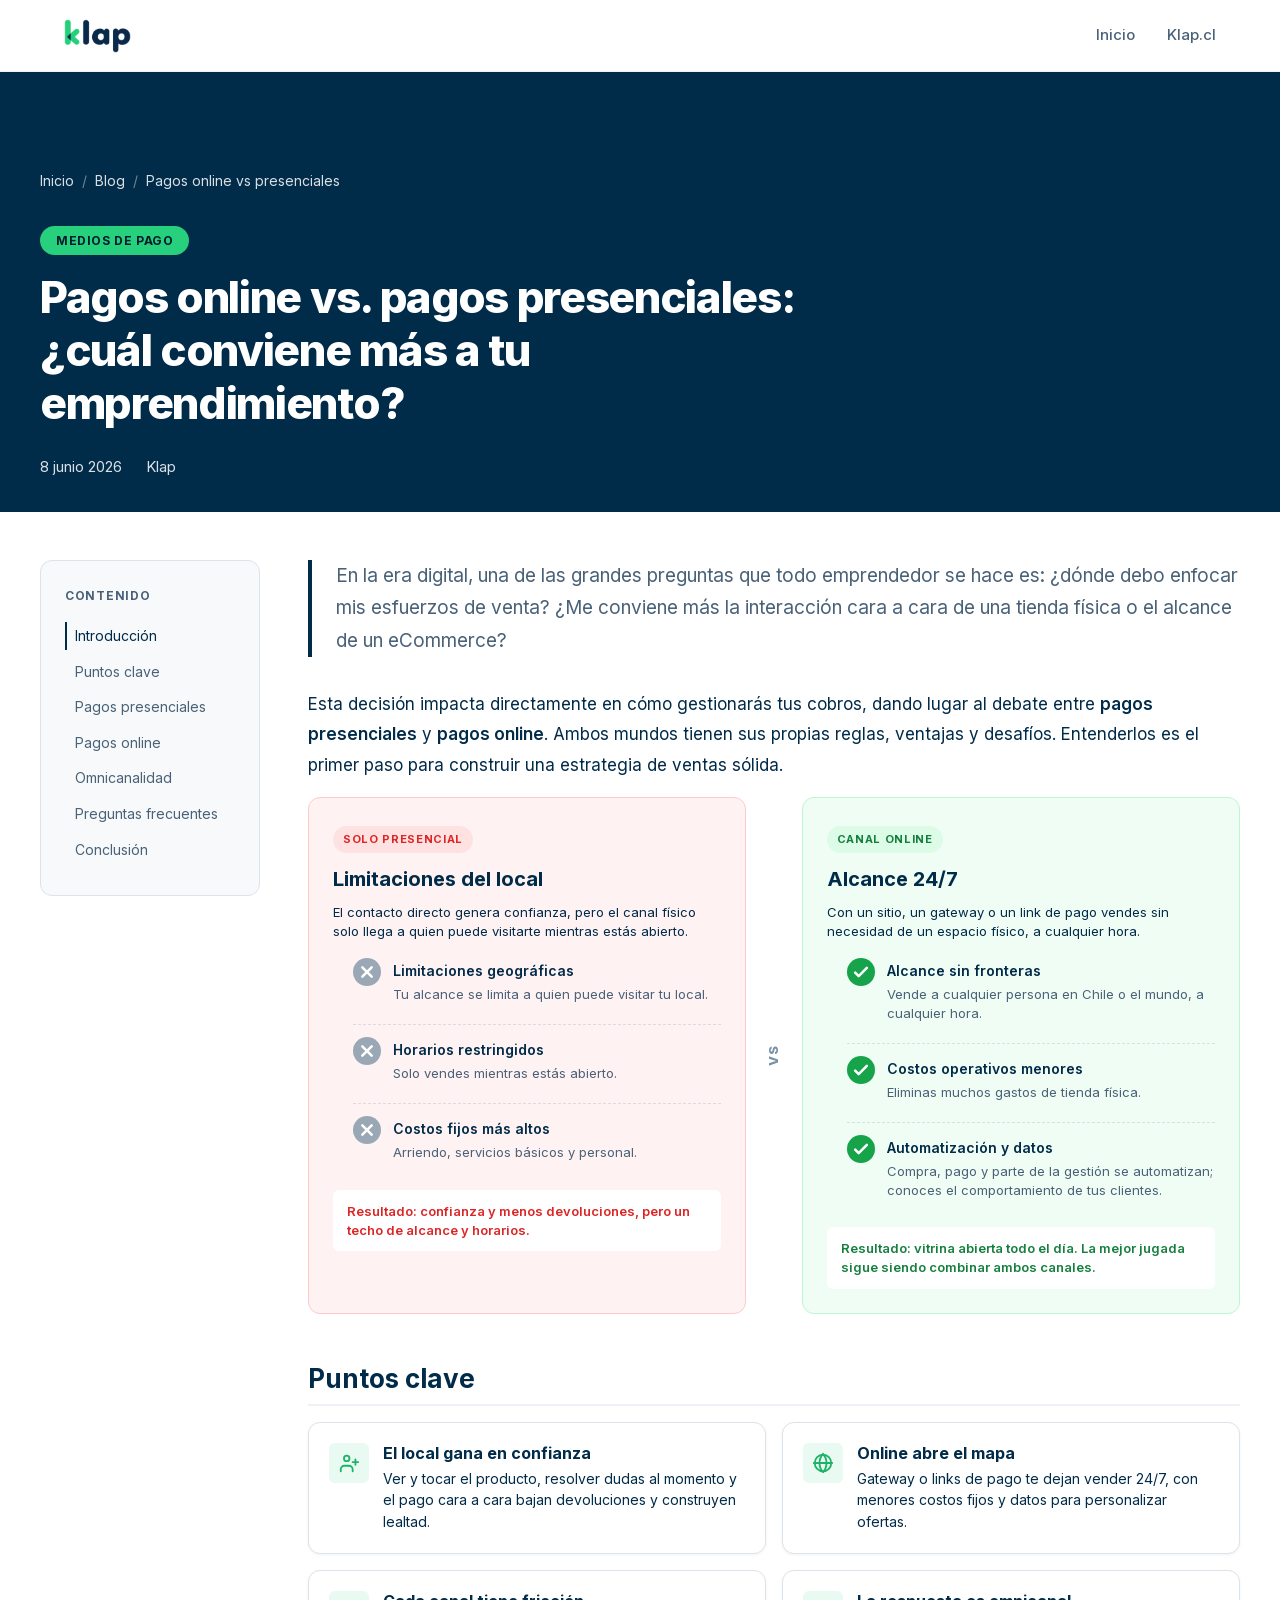
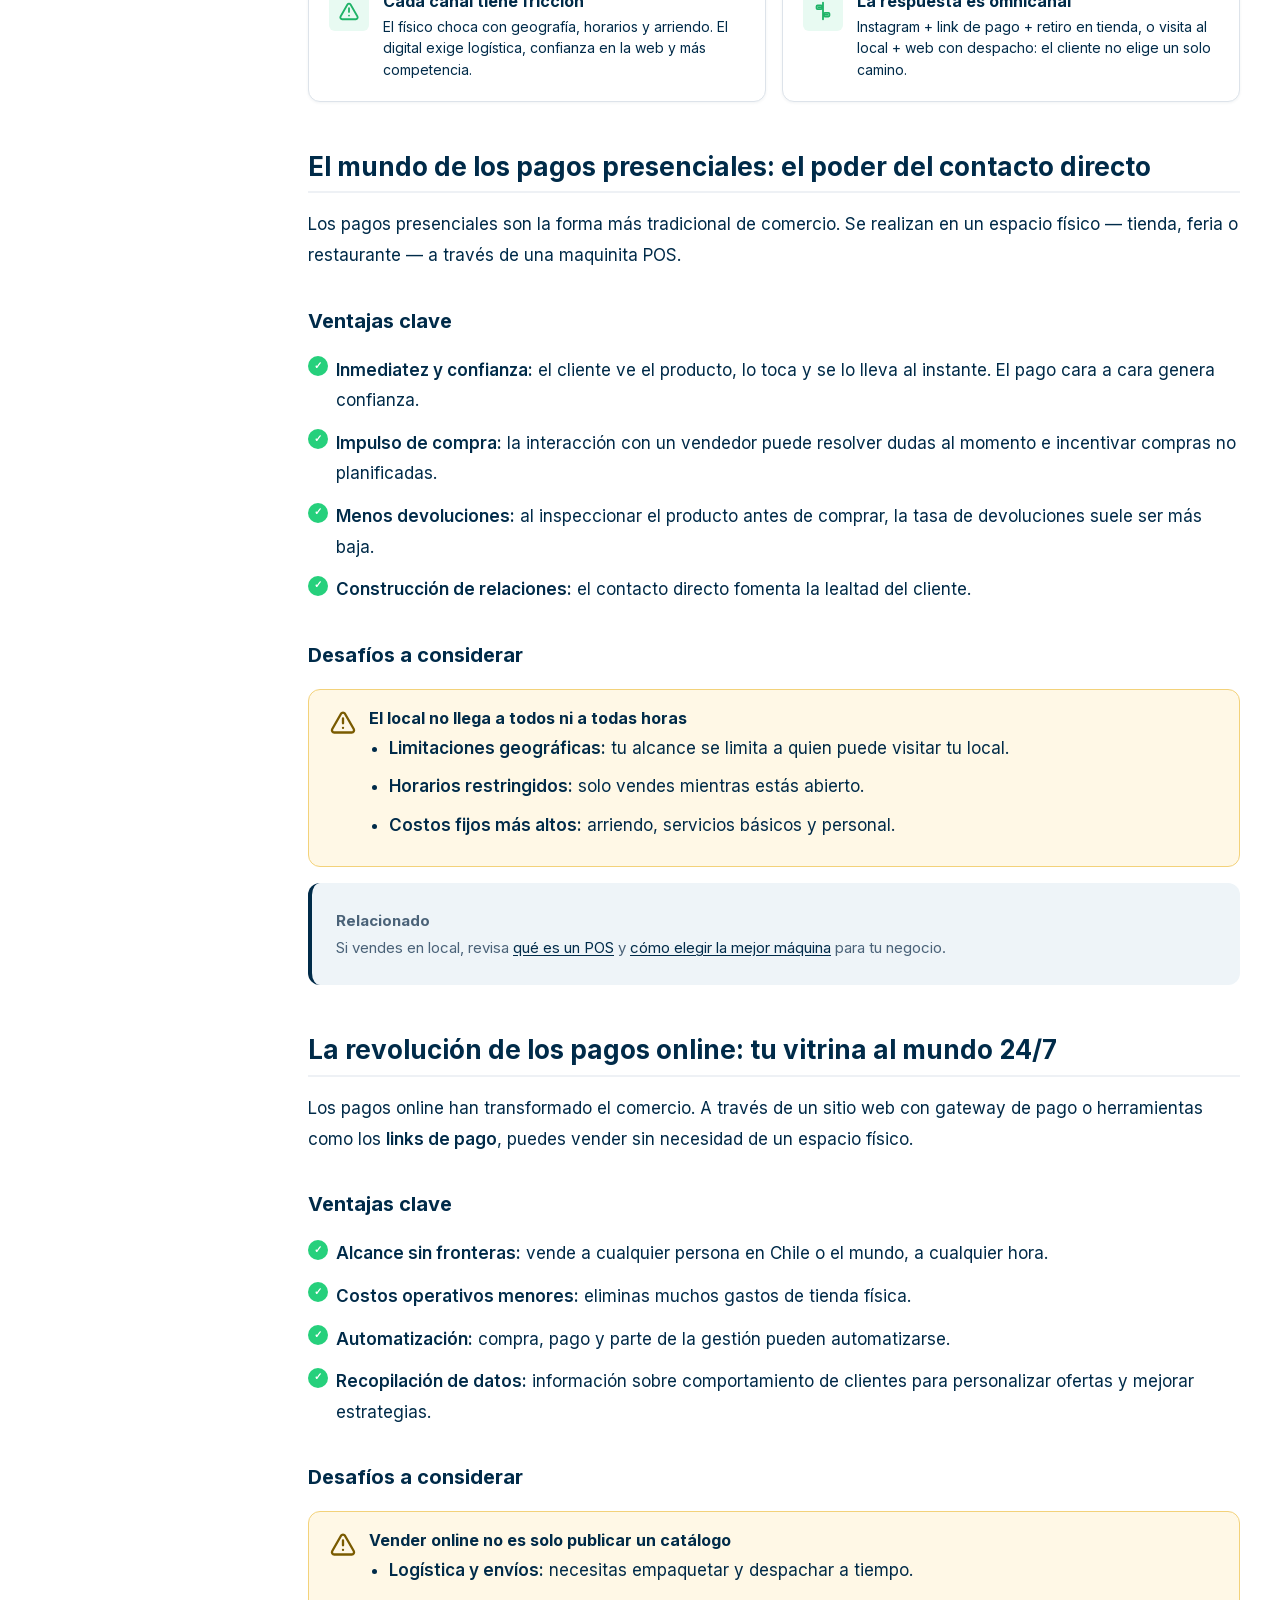
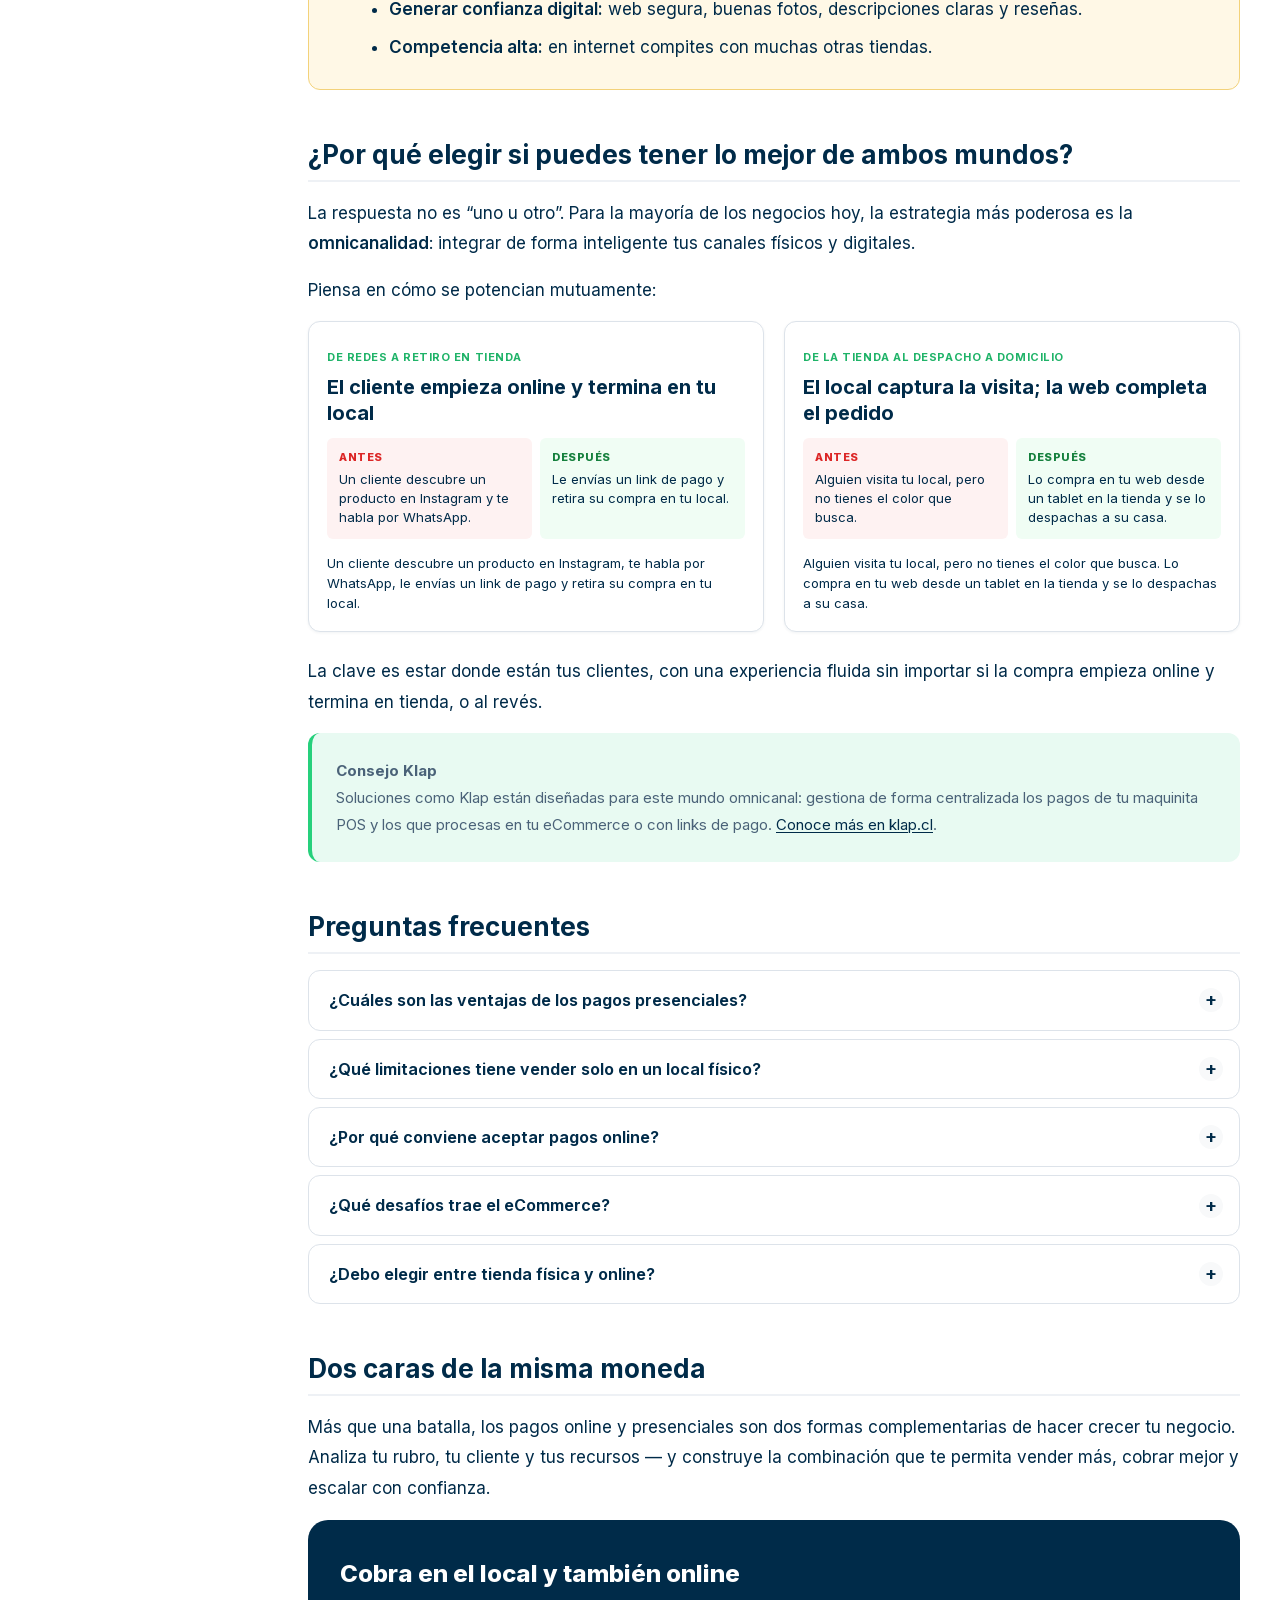
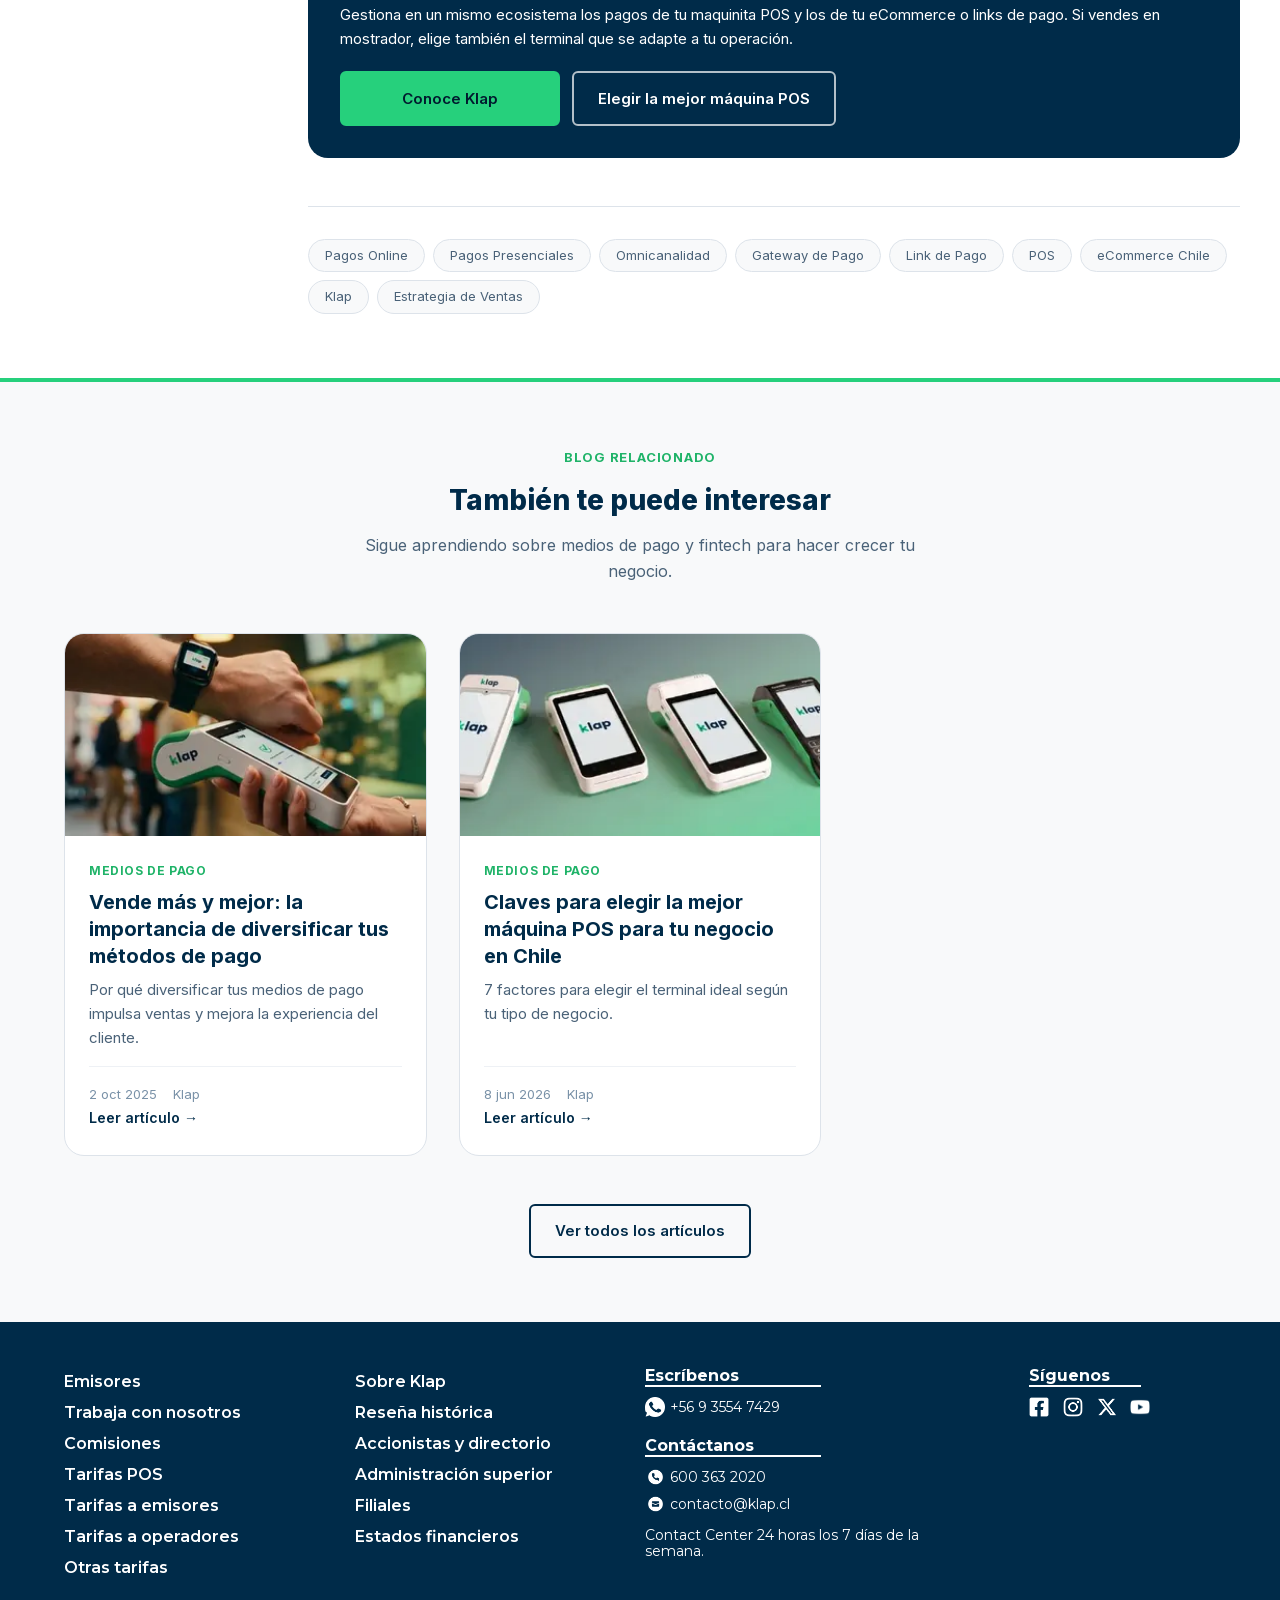
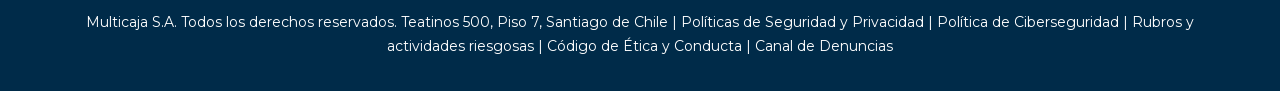
<file: posts/pagos-online-vs-presenciales.html>
<!DOCTYPE html>
<html lang="es-CL">
<head>
  <meta charset="UTF-8">
  <meta name="viewport" content="width=device-width, initial-scale=1.0, viewport-fit=cover">
  <title>Pagos online vs. pagos presenciales: ¿cuál conviene más? | Blog Klap</title>
  <meta name="description" content="Compara pagos presenciales y pagos online para tu emprendimiento en Chile. Ventajas, desafíos y por qué la estrategia omnicanal puede ser la mejor opción.">
  <meta name="keywords" content="pagos online, pagos presenciales, omnicanalidad, gateway de pago, link de pago, POS, eCommerce Chile, Klap, estrategia de ventas">
  <meta name="robots" content="index, follow">
  <link rel="canonical" href="https://www.klap.cl/blog-klap/-/blogs/pagos-online-vs-presenciales">

  <meta property="og:type" content="article">
  <meta property="og:title" content="Pagos online vs. pagos presenciales: ¿cuál conviene más a tu emprendimiento?">
  <meta property="og:description" content="Analiza ventajas y desafíos de cada modalidad y descubre por qué combinar ambos canales puede impulsar tu negocio.">
  <meta property="og:url" content="https://www.klap.cl/blog-klap/-/blogs/pagos-online-vs-presenciales">
  <meta property="og:image" content="assets/images/posts/pagos-online-vs-presenciales-1024.webp">
  <meta property="og:locale" content="es_CL">
  <meta property="article:published_time" content="2026-06-08">
  <meta property="article:modified_time" content="2026-09-14">
  <meta property="article:author" content="Klap">

  <meta name="twitter:card" content="summary_large_image">
  <meta name="twitter:title" content="Pagos online vs. pagos presenciales">
  <meta name="twitter:description" content="¿Tienda física, eCommerce u omnicanal? Guía para emprendedores en Chile.">
  <meta name="twitter:image" content="assets/images/posts/pagos-online-vs-presenciales-1024.webp">

  <link rel="stylesheet" href="../css/base.css?v=32">
  <link rel="stylesheet" href="../css/mobile.css?v=32" media="(max-width: 767px)">
  <link rel="stylesheet" href="../css/desktop.css?v=32" media="(min-width: 768px)">

  <script type="application/ld+json">
  {
    "@context": "https://schema.org",
    "@type": "Article",
    "headline": "Pagos online vs. pagos presenciales: ¿cuál conviene más a tu emprendimiento?",
    "description": "Compara pagos presenciales y online, y descubre cómo la omnicanalidad integra lo mejor de ambos mundos.",
    "image": "assets/images/posts/pagos-online-vs-presenciales-1024.webp",
    "datePublished": "2026-06-08",
    "dateModified": "2026-09-14",
    "author": { "@type": "Organization", "name": "Klap", "url": "https://www.klap.cl" },
    "publisher": {
      "@type": "Organization",
      "name": "Klap",
      "url": "https://www.klap.cl"
    },
    "mainEntityOfPage": {
      "@type": "WebPage",
      "@id": "https://www.klap.cl/blog-klap/-/blogs/pagos-online-vs-presenciales"
    },
    "keywords": "pagos online, pagos presenciales, omnicanalidad, POS, link de pago, Klap, Chile"
  }
  </script>
  <script type="application/ld+json">
  {
    "@context": "https://schema.org",
    "@type": "FAQPage",
    "mainEntity": [
      {
        "@type": "Question",
        "name": "¿Cuáles son las ventajas de los pagos presenciales?",
        "acceptedAnswer": {
          "@type": "Answer",
          "text": "El cliente ve el producto, lo toca y se lo lleva al instante. El pago cara a cara genera confianza, el vendedor puede resolver dudas e incentivar compras no planificadas, suele haber menos devoluciones y el contacto directo fomenta la lealtad."
        }
      },
      {
        "@type": "Question",
        "name": "¿Qué limitaciones tiene vender solo en un local físico?",
        "acceptedAnswer": {
          "@type": "Answer",
          "text": "Tu alcance se limita a quien puede visitar tu local, solo vendes mientras estás abierto y asumes costos fijos más altos: arriendo, servicios básicos y personal."
        }
      },
      {
        "@type": "Question",
        "name": "¿Por qué conviene aceptar pagos online?",
        "acceptedAnswer": {
          "@type": "Answer",
          "text": "Puedes vender a cualquier persona en Chile o el mundo, a cualquier hora, con costos operativos menores, automatización de compra y pago, y datos sobre el comportamiento de tus clientes para personalizar ofertas."
        }
      },
      {
        "@type": "Question",
        "name": "¿Qué desafíos trae el eCommerce?",
        "acceptedAnswer": {
          "@type": "Answer",
          "text": "Debes empaquetar y despachar a tiempo, generar confianza digital con web segura, buenas fotos, descripciones claras y reseñas, y competir con muchas otras tiendas en internet."
        }
      },
      {
        "@type": "Question",
        "name": "¿Debo elegir entre tienda física y online?",
        "acceptedAnswer": {
          "@type": "Answer",
          "text": "No. Para la mayoría de los negocios hoy la estrategia más poderosa es la omnicanalidad: integrar canales físicos y digitales. Un cliente puede descubrir el producto en Instagram, pagar con un link y retirar en el local, o visitar la tienda y completar la compra en la web con despacho a domicilio."
        }
      }
    ]
  }
  </script>
</head>
<body>

  <div class="reading-progress" role="progressbar" aria-label="Progreso de lectura" aria-valuemin="0" aria-valuemax="100" aria-valuenow="0">
    <div class="reading-progress__bar"></div>
  </div>

  <header class="site-header" role="banner">
    <div class="container site-header__inner">
      <a href="../index.html" class="site-logo" aria-label="Klap — Inicio del blog">
        <img src="../assets/images/brand/klap-logo.webp" alt="Klap" class="site-logo__img" width="200" height="102" decoding="async">
      </a>
      <button type="button" class="nav-toggle" aria-label="Abrir menú" aria-expanded="false" aria-controls="site-nav">
        <span></span><span></span><span></span>
      </button>
      <nav class="site-nav" id="site-nav" aria-label="Navegación principal">
        <a href="../index.html">Inicio</a>
        <a href="https://www.klap.cl" target="_blank" rel="noopener">Klap.cl</a>
      </nav>
    </div>
  </header>

  <article itemscope itemtype="https://schema.org/Article">
    <header class="article-hero">
      <div class="article-hero__image" aria-hidden="true">
        <picture>
            <source media="(min-width: 768px)" type="image/webp" srcset="../assets/images/posts/pagos-online-vs-presenciales-1024.webp">
            <img src="[data-uri]" alt="" width="1920" height="640" decoding="async">
          </picture>
      </div>
      <div class="container article-hero__overlay">
        <nav class="breadcrumb" aria-label="Ruta de navegación">
          <a href="../index.html">Inicio</a>
          <span class="breadcrumb__sep" aria-hidden="true">/</span>
          <a href="../index.html">Blog</a>
          <span class="breadcrumb__sep" aria-hidden="true">/</span>
          <span aria-current="page">Pagos online vs presenciales</span>
        </nav>
        <span class="article-hero__category">Medios de pago</span>
        <h1 class="article-hero__title" itemprop="headline">Pagos online vs. pagos presenciales: ¿cuál conviene más a tu emprendimiento?</h1>
        <div class="article-hero__meta">
          <time datetime="2026-06-08" itemprop="datePublished">8 junio 2026</time>
          <span itemprop="author" itemscope itemtype="https://schema.org/Organization">
            <span itemprop="name">Klap</span>
          </span>
        </div>
      </div>
    </header>

    <div class="article-featured-image">
      <picture>
      <source media="(max-width: 767px)" type="image/webp" srcset="../assets/images/posts/pagos-online-vs-presenciales-800.webp">
      <img src="[data-uri]" alt="Checkout online en celular y laptop junto a terminal POS Klap: venta online y presencial" width="800" height="450" fetchpriority="high" decoding="async">
    </picture>
    </div>

    <div class="container article-layout">
      <aside class="toc" aria-label="Tabla de contenidos">
        <button type="button" class="toc__toggle" aria-expanded="false" aria-controls="toc-panel">
          <span>Contenido del artículo</span>
          <span class="toc__toggle-icon" aria-hidden="true">▼</span>
        </button>
        <div class="toc__panel" id="toc-panel">
        <p class="toc__title">Contenido</p>
        <ol>
          <li><a href="#introduccion">Introducción</a></li>
          <li><a href="#puntos-clave">Puntos clave</a></li>
          <li><a href="#pagos-presenciales">Pagos presenciales</a></li>
          <li><a href="#pagos-online">Pagos online</a></li>
          <li><a href="#omnicanalidad">Omnicanalidad</a></li>
          <li><a href="#preguntas-frecuentes">Preguntas frecuentes</a></li>
          <li><a href="#conclusion">Conclusión</a></li>
        </ol>
        </div>
      </aside>

      <div class="prose" itemprop="articleBody">

        <section id="introduccion">
          <p class="lead">En la era digital, una de las grandes preguntas que todo emprendedor se hace es: ¿dónde debo enfocar mis esfuerzos de venta? ¿Me conviene más la interacción cara a cara de una tienda física o el alcance de un eCommerce?</p>

          <p>Esta decisión impacta directamente en cómo gestionarás tus cobros, dando lugar al debate entre <strong>pagos presenciales</strong> y <strong>pagos online</strong>. Ambos mundos tienen sus propias reglas, ventajas y desafíos. Entenderlos es el primer paso para construir una estrategia de ventas sólida.</p>

          <div class="compare-flow" role="group" aria-label="Comparación entre limitaciones presenciales y alcance online">
            <article class="compare-flow__col compare-flow__col--bad">
              <span class="compare-flow__badge compare-flow__badge--bad">Solo presencial</span>
              <h3>Limitaciones del local</h3>
              <p class="compare-flow__lead">El contacto directo genera confianza, pero el canal físico solo llega a quien puede visitarte mientras estás abierto.</p>
              <ol class="compare-flow__steps">
                <li>
                  <span class="compare-flow__icon" aria-hidden="true">
                    <svg viewBox="0 0 24 24" width="28" height="28"><circle cx="12" cy="12" r="12" fill="#9aa8b5"/><path d="M8 8l8 8M16 8l-8 8" fill="none" stroke="#fff" stroke-width="2.2" stroke-linecap="round"/></svg>
                  </span>
                  <div>
                    <strong>Limitaciones geográficas</strong>
                    <span>Tu alcance se limita a quien puede visitar tu local.</span>
                  </div>
                </li>
                <li>
                  <span class="compare-flow__icon" aria-hidden="true">
                    <svg viewBox="0 0 24 24" width="28" height="28"><circle cx="12" cy="12" r="12" fill="#9aa8b5"/><path d="M8 8l8 8M16 8l-8 8" fill="none" stroke="#fff" stroke-width="2.2" stroke-linecap="round"/></svg>
                  </span>
                  <div>
                    <strong>Horarios restringidos</strong>
                    <span>Solo vendes mientras estás abierto.</span>
                  </div>
                </li>
                <li>
                  <span class="compare-flow__icon" aria-hidden="true">
                    <svg viewBox="0 0 24 24" width="28" height="28"><circle cx="12" cy="12" r="12" fill="#9aa8b5"/><path d="M8 8l8 8M16 8l-8 8" fill="none" stroke="#fff" stroke-width="2.2" stroke-linecap="round"/></svg>
                  </span>
                  <div>
                    <strong>Costos fijos más altos</strong>
                    <span>Arriendo, servicios básicos y personal.</span>
                  </div>
                </li>
              </ol>
              <p class="compare-flow__result">Resultado: confianza y menos devoluciones, pero un techo de alcance y horarios.</p>
            </article>

            <div class="compare-flow__vs" aria-hidden="true">vs</div>

            <article class="compare-flow__col compare-flow__col--good">
              <span class="compare-flow__badge compare-flow__badge--good">Canal online</span>
              <h3>Alcance 24/7</h3>
              <p class="compare-flow__lead">Con un sitio, un gateway o un link de pago vendes sin necesidad de un espacio físico, a cualquier hora.</p>
              <ol class="compare-flow__steps">
                <li>
                  <span class="compare-flow__icon" aria-hidden="true">
                    <svg viewBox="0 0 24 24" width="28" height="28"><circle cx="12" cy="12" r="12" fill="#16a34a"/><path d="M7 12.5l3 3 7-7" fill="none" stroke="#fff" stroke-width="2.2" stroke-linecap="round" stroke-linejoin="round"/></svg>
                  </span>
                  <div>
                    <strong>Alcance sin fronteras</strong>
                    <span>Vende a cualquier persona en Chile o el mundo, a cualquier hora.</span>
                  </div>
                </li>
                <li>
                  <span class="compare-flow__icon" aria-hidden="true">
                    <svg viewBox="0 0 24 24" width="28" height="28"><circle cx="12" cy="12" r="12" fill="#16a34a"/><path d="M7 12.5l3 3 7-7" fill="none" stroke="#fff" stroke-width="2.2" stroke-linecap="round" stroke-linejoin="round"/></svg>
                  </span>
                  <div>
                    <strong>Costos operativos menores</strong>
                    <span>Eliminas muchos gastos de tienda física.</span>
                  </div>
                </li>
                <li>
                  <span class="compare-flow__icon" aria-hidden="true">
                    <svg viewBox="0 0 24 24" width="28" height="28"><circle cx="12" cy="12" r="12" fill="#16a34a"/><path d="M7 12.5l3 3 7-7" fill="none" stroke="#fff" stroke-width="2.2" stroke-linecap="round" stroke-linejoin="round"/></svg>
                  </span>
                  <div>
                    <strong>Automatización y datos</strong>
                    <span>Compra, pago y parte de la gestión se automatizan; conoces el comportamiento de tus clientes.</span>
                  </div>
                </li>
              </ol>
              <p class="compare-flow__result">Resultado: vitrina abierta todo el día. La mejor jugada sigue siendo combinar ambos canales.</p>
            </article>
          </div>
        </section>

        <section id="puntos-clave">
          <h2>Puntos clave</h2>
          <div class="takeaways">
            <article class="takeaway-card">
              <span class="takeaway-card__icon" aria-hidden="true">
                <svg viewBox="0 0 24 24" width="22" height="22" fill="none" stroke="currentColor" stroke-width="2" stroke-linecap="round" stroke-linejoin="round"><path d="M16 21v-2a4 4 0 00-4-4H7a4 4 0 00-4 4v2"/><circle cx="9.5" cy="7" r="3"/><path d="M19 8v6M16 11h6"/></svg>
              </span>
              <div>
                <p class="takeaway-card__title">El local gana en confianza</p>
                <p class="takeaway-card__text">Ver y tocar el producto, resolver dudas al momento y el pago cara a cara bajan devoluciones y construyen lealtad.</p>
              </div>
            </article>
            <article class="takeaway-card">
              <span class="takeaway-card__icon" aria-hidden="true">
                <svg viewBox="0 0 24 24" width="22" height="22" fill="none" stroke="currentColor" stroke-width="2" stroke-linecap="round" stroke-linejoin="round"><circle cx="12" cy="12" r="9"/><path d="M2 12h20M12 2a15 15 0 010 20 15 15 0 010-20"/></svg>
              </span>
              <div>
                <p class="takeaway-card__title">Online abre el mapa</p>
                <p class="takeaway-card__text">Gateway o links de pago te dejan vender 24/7, con menores costos fijos y datos para personalizar ofertas.</p>
              </div>
            </article>
            <article class="takeaway-card">
              <span class="takeaway-card__icon" aria-hidden="true">
                <svg viewBox="0 0 24 24" width="22" height="22" fill="none" stroke="currentColor" stroke-width="2" stroke-linecap="round" stroke-linejoin="round"><path d="M12 9v4M12 17h.01"/><path d="M10.3 4.9L2.8 18a2 2 0 001.7 3h15a2 2 0 001.7-3L13.7 4.9a2 2 0 00-3.4 0z"/></svg>
              </span>
              <div>
                <p class="takeaway-card__title">Cada canal tiene fricción</p>
                <p class="takeaway-card__text">El físico choca con geografía, horarios y arriendo. El digital exige logística, confianza en la web y más competencia.</p>
              </div>
            </article>
            <article class="takeaway-card">
              <span class="takeaway-card__icon" aria-hidden="true">
                <svg viewBox="0 0 24 24" width="22" height="22" fill="none" stroke="currentColor" stroke-width="2" stroke-linecap="round" stroke-linejoin="round"><path d="M12 3v18"/><path d="M7 8h4M13 16h4"/><rect x="5" y="6" width="6" height="4" rx="1"/><rect x="13" y="14" width="6" height="4" rx="1"/></svg>
              </span>
              <div>
                <p class="takeaway-card__title">La respuesta es omnicanal</p>
                <p class="takeaway-card__text">Instagram + link de pago + retiro en tienda, o visita al local + web con despacho: el cliente no elige un solo camino.</p>
              </div>
            </article>
          </div>
        </section>

        <section id="pagos-presenciales">
          <h2>El mundo de los pagos presenciales: el poder del contacto directo</h2>
          <p>Los pagos presenciales son la forma más tradicional de comercio. Se realizan en un espacio físico — tienda, feria o restaurante — a través de una maquinita POS.</p>

          <h3>Ventajas clave</h3>
          <ul class="checklist">
            <li><strong>Inmediatez y confianza:</strong> el cliente ve el producto, lo toca y se lo lleva al instante. El pago cara a cara genera confianza.</li>
            <li><strong>Impulso de compra:</strong> la interacción con un vendedor puede resolver dudas al momento e incentivar compras no planificadas.</li>
            <li><strong>Menos devoluciones:</strong> al inspeccionar el producto antes de comprar, la tasa de devoluciones suele ser más baja.</li>
            <li><strong>Construcción de relaciones:</strong> el contacto directo fomenta la lealtad del cliente.</li>
          </ul>

          <h3>Desafíos a considerar</h3>
          <div class="alert alert--warning" role="note">
            <span class="alert__icon" aria-hidden="true">
              <svg viewBox="0 0 24 24" width="28" height="28" fill="none" stroke="currentColor" stroke-width="2" stroke-linecap="round" stroke-linejoin="round"><path d="M12 9v4M12 17h.01"/><path d="M10.3 4.9L2.8 18a2 2 0 001.7 3h15a2 2 0 001.7-3L13.7 4.9a2 2 0 00-3.4 0z"/></svg>
            </span>
            <div>
              <p class="alert__title">El local no llega a todos ni a todas horas</p>
              <ul>
                <li><strong>Limitaciones geográficas:</strong> tu alcance se limita a quien puede visitar tu local.</li>
                <li><strong>Horarios restringidos:</strong> solo vendes mientras estás abierto.</li>
                <li><strong>Costos fijos más altos:</strong> arriendo, servicios básicos y personal.</li>
              </ul>
            </div>
          </div>

          <div class="callout callout--info">
            <p class="callout__title">Relacionado</p>
            <p>Si vendes en local, revisa <a href="que-es-un-pos.html">qué es un POS</a> y <a href="elegir-mejor-maquina-pos.html">cómo elegir la mejor máquina</a> para tu negocio.</p>
          </div>
        </section>

        <section id="pagos-online">
          <h2>La revolución de los pagos online: tu vitrina al mundo 24/7</h2>
          <p>Los pagos online han transformado el comercio. A través de un sitio web con gateway de pago o herramientas como los <strong>links de pago</strong>, puedes vender sin necesidad de un espacio físico.</p>

          <h3>Ventajas clave</h3>
          <ul class="checklist">
            <li><strong>Alcance sin fronteras:</strong> vende a cualquier persona en Chile o el mundo, a cualquier hora.</li>
            <li><strong>Costos operativos menores:</strong> eliminas muchos gastos de tienda física.</li>
            <li><strong>Automatización:</strong> compra, pago y parte de la gestión pueden automatizarse.</li>
            <li><strong>Recopilación de datos:</strong> información sobre comportamiento de clientes para personalizar ofertas y mejorar estrategias.</li>
          </ul>

          <h3>Desafíos a considerar</h3>
          <div class="alert alert--warning" role="note">
            <span class="alert__icon" aria-hidden="true">
              <svg viewBox="0 0 24 24" width="28" height="28" fill="none" stroke="currentColor" stroke-width="2" stroke-linecap="round" stroke-linejoin="round"><path d="M12 9v4M12 17h.01"/><path d="M10.3 4.9L2.8 18a2 2 0 001.7 3h15a2 2 0 001.7-3L13.7 4.9a2 2 0 00-3.4 0z"/></svg>
            </span>
            <div>
              <p class="alert__title">Vender online no es solo publicar un catálogo</p>
              <ul>
                <li><strong>Logística y envíos:</strong> necesitas empaquetar y despachar a tiempo.</li>
                <li><strong>Generar confianza digital:</strong> web segura, buenas fotos, descripciones claras y reseñas.</li>
                <li><strong>Competencia alta:</strong> en internet compites con muchas otras tiendas.</li>
              </ul>
            </div>
          </div>
        </section>

        <section id="omnicanalidad">
          <h2>¿Por qué elegir si puedes tener lo mejor de ambos mundos?</h2>
          <p>La respuesta no es “uno u otro”. Para la mayoría de los negocios hoy, la estrategia más poderosa es la <strong>omnicanalidad</strong>: integrar de forma inteligente tus canales físicos y digitales.</p>

          <p>Piensa en cómo se potencian mutuamente:</p>

          <div class="ba-cards">
            <article class="ba-card">
              <div class="ba-card__body">
                <span class="ba-card__label">De redes a retiro en tienda</span>
                <h3 class="ba-card__title">El cliente empieza online y termina en tu local</h3>
                <div class="ba-card__split">
                  <div class="ba-card__col ba-card__col--before">
                    <span>Antes</span>
                    Un cliente descubre un producto en Instagram y te habla por WhatsApp.
                  </div>
                  <div class="ba-card__col ba-card__col--after">
                    <span>Después</span>
                    Le envías un link de pago y retira su compra en tu local.
                  </div>
                </div>
                <p class="ba-card__text">Un cliente descubre un producto en Instagram, te habla por WhatsApp, le envías un link de pago y retira su compra en tu local.</p>
              </div>
            </article>
            <article class="ba-card">
              <div class="ba-card__body">
                <span class="ba-card__label">De la tienda al despacho a domicilio</span>
                <h3 class="ba-card__title">El local captura la visita; la web completa el pedido</h3>
                <div class="ba-card__split">
                  <div class="ba-card__col ba-card__col--before">
                    <span>Antes</span>
                    Alguien visita tu local, pero no tienes el color que busca.
                  </div>
                  <div class="ba-card__col ba-card__col--after">
                    <span>Después</span>
                    Lo compra en tu web desde un tablet en la tienda y se lo despachas a su casa.
                  </div>
                </div>
                <p class="ba-card__text">Alguien visita tu local, pero no tienes el color que busca. Lo compra en tu web desde un tablet en la tienda y se lo despachas a su casa.</p>
              </div>
            </article>
          </div>

          <p>La clave es estar donde están tus clientes, con una experiencia fluida sin importar si la compra empieza online y termina en tienda, o al revés.</p>

          <div class="callout callout--tip">
            <p class="callout__title">Consejo Klap</p>
            <p>Soluciones como Klap están diseñadas para este mundo omnicanal: gestiona de forma centralizada los pagos de tu maquinita POS y los que procesas en tu eCommerce o con links de pago. <a href="https://www.klap.cl" target="_blank" rel="noopener">Conoce más en klap.cl</a>.</p>
          </div>
        </section>

        <section id="preguntas-frecuentes">
          <h2>Preguntas frecuentes</h2>
          <div class="faq">
            <details class="faq-item">
              <summary>¿Cuáles son las ventajas de los pagos presenciales?</summary>
              <div class="faq-item__answer">
                <p>El cliente ve el producto, lo toca y se lo lleva al instante. El pago cara a cara genera confianza, el vendedor puede resolver dudas e incentivar compras no planificadas, suele haber menos devoluciones y el contacto directo fomenta la lealtad.</p>
              </div>
            </details>
            <details class="faq-item">
              <summary>¿Qué limitaciones tiene vender solo en un local físico?</summary>
              <div class="faq-item__answer">
                <p>Tu alcance se limita a quien puede visitar tu local, solo vendes mientras estás abierto y asumes costos fijos más altos: arriendo, servicios básicos y personal.</p>
              </div>
            </details>
            <details class="faq-item">
              <summary>¿Por qué conviene aceptar pagos online?</summary>
              <div class="faq-item__answer">
                <p>Puedes vender a cualquier persona en Chile o el mundo, a cualquier hora, con costos operativos menores, automatización de compra y pago, y datos sobre el comportamiento de tus clientes para personalizar ofertas.</p>
              </div>
            </details>
            <details class="faq-item">
              <summary>¿Qué desafíos trae el eCommerce?</summary>
              <div class="faq-item__answer">
                <p>Debes empaquetar y despachar a tiempo, generar confianza digital con web segura, buenas fotos, descripciones claras y reseñas, y competir con muchas otras tiendas en internet.</p>
              </div>
            </details>
            <details class="faq-item">
              <summary>¿Debo elegir entre tienda física y online?</summary>
              <div class="faq-item__answer">
                <p>No. Para la mayoría de los negocios hoy la estrategia más poderosa es la omnicanalidad: integrar canales físicos y digitales. Un cliente puede descubrir el producto en Instagram, pagar con un link y retirar en el local, o visitar la tienda y completar la compra en la web con despacho a domicilio.</p>
              </div>
            </details>
          </div>
        </section>

        <section id="conclusion">
          <h2>Dos caras de la misma moneda</h2>
          <p>Más que una batalla, los pagos online y presenciales son dos formas complementarias de hacer crecer tu negocio. Analiza tu rubro, tu cliente y tus recursos — y construye la combinación que te permita vender más, cobrar mejor y escalar con confianza.</p>

          <div class="article-cta">
            <p class="article-cta__title">Cobra en el local y también online</p>
            <p class="article-cta__text">Gestiona en un mismo ecosistema los pagos de tu maquinita POS y los de tu eCommerce o links de pago. Si vendes en mostrador, elige también el terminal que se adapte a tu operación.</p>
            <div class="article-cta__actions">
              <a class="btn btn--solid" href="https://www.klap.cl" target="_blank" rel="noopener">Conoce Klap</a>
              <a class="btn btn--ghost" href="elegir-mejor-maquina-pos.html">Elegir la mejor máquina POS</a>
            </div>
          </div>
        </section>

        <div class="tags" aria-label="Palabras clave">
          <span class="tag">Pagos Online</span>
          <span class="tag">Pagos Presenciales</span>
          <span class="tag">Omnicanalidad</span>
          <span class="tag">Gateway de Pago</span>
          <span class="tag">Link de Pago</span>
          <span class="tag">POS</span>
          <span class="tag">eCommerce Chile</span>
          <span class="tag">Klap</span>
          <span class="tag">Estrategia de Ventas</span>
        </div>
      </div>
    </div>
  </article>

  <section class="related-posts" aria-labelledby="related-title">
    <div class="container">
      <header class="related-posts__header">
        <p class="related-posts__label">Blog relacionado</p>
        <h2 id="related-title" class="related-posts__title">También te puede interesar</h2>
        <p class="related-posts__subtitle">Sigue aprendiendo sobre medios de pago y fintech para hacer crecer tu negocio.</p>
      </header>

      <div class="posts-grid related-posts__grid">
        <article class="post-card">
          <div class="post-card__image">
            <a href="diversificar-metodos-de-pago.html" tabindex="-1" aria-hidden="true">
              <img src="../assets/images/posts/diversificar-metodos-de-pago-800.webp" srcset="../assets/images/posts/diversificar-metodos-de-pago-800.webp 800w, ../assets/images/posts/diversificar-metodos-de-pago-1024.webp 1024w" sizes="(max-width: 767px) calc(100vw - 48px), 380px" alt="Diversificar métodos de pago" width="800" height="450" loading="lazy" decoding="async">
            </a>
          </div>
          <div class="post-card__body">
            <span class="post-card__category">Medios de pago</span>
            <h3 class="post-card__title"><a href="diversificar-metodos-de-pago.html">Vende más y mejor: la importancia de diversificar tus métodos de pago</a></h3>
            <p class="post-card__excerpt">Por qué diversificar tus medios de pago impulsa ventas y mejora la experiencia del cliente.</p>
            <div class="post-card__meta"><time datetime="2025-10-02">2 oct 2025</time><span>Klap</span></div>
            <a href="diversificar-metodos-de-pago.html" class="post-card__read-more">Leer artículo →</a>
          </div>
        </article>

        <article class="post-card">
          <div class="post-card__image">
            <a href="elegir-mejor-maquina-pos.html" tabindex="-1" aria-hidden="true">
              <img src="../assets/images/posts/elegir-mejor-maquina-pos-800.webp" srcset="../assets/images/posts/elegir-mejor-maquina-pos-800.webp 800w, ../assets/images/posts/elegir-mejor-maquina-pos-1024.webp 1024w" sizes="(max-width: 767px) calc(100vw - 48px), 380px" alt="Elegir máquina POS" width="800" height="450" loading="lazy" decoding="async">
            </a>
          </div>
          <div class="post-card__body">
            <span class="post-card__category">Medios de pago</span>
            <h3 class="post-card__title"><a href="elegir-mejor-maquina-pos.html">Claves para elegir la mejor máquina POS para tu negocio en Chile</a></h3>
            <p class="post-card__excerpt">7 factores para elegir el terminal ideal según tu tipo de negocio.</p>
            <div class="post-card__meta"><time datetime="2026-06-08">8 jun 2026</time><span>Klap</span></div>
            <a href="elegir-mejor-maquina-pos.html" class="post-card__read-more">Leer artículo →</a>
          </div>
        </article>
      </div>

      <div class="related-posts__footer">
        <a href="../index.html" class="btn btn--outline">Ver todos los artículos</a>
      </div>
    </div>
  </section>

  <footer class="site-footer" role="contentinfo">
    <div class="container">
      <div class="site-footer__grid">
        <nav class="site-footer__col" aria-label="Emisores y tarifas">
          <ul class="site-footer__list">
            <li><a href="https://www.klap.cl/emisores" target="_blank" rel="noopener">Emisores</a></li>
            <li><a href="https://www.klap.cl/trabaja-con-nosotros1" target="_blank" rel="noopener">Trabaja con nosotros</a></li>
            <li><a href="https://www.klap.cl/comisiones" target="_blank" rel="noopener">Comisiones</a></li>
            <li><a href="https://www.klap.cl/tarifas-pos" target="_blank" rel="noopener">Tarifas POS</a></li>
            <li><a href="https://www.klap.cl/tarifas-a-emisores" target="_blank" rel="noopener">Tarifas a emisores</a></li>
            <li><a href="https://www.klap.cl/tarifas-a-operadores" target="_blank" rel="noopener">Tarifas a operadores</a></li>
            <li><a href="https://www.klap.cl/otras-tarifas" target="_blank" rel="noopener">Otras tarifas</a></li>
          </ul>
        </nav>

        <nav class="site-footer__col" aria-label="Sobre Klap">
          <ul class="site-footer__list">
            <li><a href="https://www.klap.cl/corporativo" target="_blank" rel="noopener">Sobre Klap</a></li>
            <li><a href="https://www.klap.cl/corporativo/resena-historica" target="_blank" rel="noopener">Reseña histórica</a></li>
            <li><a href="https://www.klap.cl/corporativo/accionistas-y-directorio" target="_blank" rel="noopener">Accionistas y directorio</a></li>
            <li><a href="https://www.klap.cl/corporativo/administracion-superior" target="_blank" rel="noopener">Administración superior</a></li>
            <li><a href="https://www.klap.cl/corporativo/filiales" target="_blank" rel="noopener">Filiales</a></li>
            <li><a href="https://www.klap.cl/corporativo/estados-financieros" target="_blank" rel="noopener">Estados financieros</a></li>
          </ul>
        </nav>

        <div class="site-footer__col site-footer__contact">
          <p class="site-footer__heading">Escríbenos</p>
          <p class="site-footer__row">
            <img class="site-footer__icon" src="../assets/icons/footer/whatsapp.png" alt="Teléfono Whatsapp" width="20" height="20">
            <a class="site-footer__whatsapp" href="https://api.whatsapp.com/send?phone=56935547429" target="_blank" rel="noopener">+56 9 3554 7429</a>
          </p>
          <p class="site-footer__heading">Contáctanos</p>
          <p class="site-footer__row">
            <img class="site-footer__icon" src="../assets/icons/footer/phone.png" alt="Teléfono" width="20" height="20">
            <a href="tel:6003632020">600 363 2020</a>
          </p>
          <p class="site-footer__row">
            <img class="site-footer__icon" src="../assets/icons/footer/email.png" alt="Correo Contacto" width="20" height="20">
            <a href="mailto:contacto@klap.cl">contacto@klap.cl</a>
          </p>
          <p class="site-footer__hours">Contact Center 24 horas los 7 días de la semana.</p>
        </div>

        <div class="site-footer__col site-footer__social">
          <p class="site-footer__heading">Síguenos</p>
          <div class="site-footer__rrss">
            <a href="https://www.facebook.com/Klap.Chile/" target="_blank" rel="noopener" aria-label="Facebook">
              <img class="site-footer__icon" src="../assets/icons/footer/facebook.png" alt="Facebook" width="20" height="20">
            </a>
            <a href="https://www.instagram.com/KlapChile/" target="_blank" rel="noopener" aria-label="Instagram">
              <img class="site-footer__icon" src="../assets/icons/footer/instagram.png" alt="Instagram" width="20" height="20">
            </a>
            <a href="https://twitter.com/KlapCL" target="_blank" rel="noopener" aria-label="X">
              <img class="site-footer__icon" src="../assets/icons/footer/x.png" alt="X" width="20" height="20">
            </a>
            <a href="https://www.youtube.com/channel/UC9lYDc6nnPbQkR2c2wWHtZg?view_as=subscriber" target="_blank" rel="noopener" aria-label="YouTube">
              <img class="site-footer__icon" src="../assets/icons/footer/youtube.png" alt="Youtube" width="20" height="20">
            </a>
          </div>
        </div>
      </div>

      <p class="site-footer__legal">
        Multicaja S.A. Todos los derechos reservados. Teatinos 500, Piso 7, Santiago de Chile |
        <a href="https://www.klap.cl/home-comercios/politica-de-seguridad" target="_blank" rel="noopener">Políticas de Seguridad y Privacidad</a>
        |
        <a href="https://www.klap.cl/documents/34450/0/Politica_de_Seguridad_de_la_Informacion_Ciberseguridad_V8.2.pdf/9d4c741d-688f-0311-f4cd-349dcd6ccf31?t=1769457745805" target="_blank" rel="noopener">Política de Ciberseguridad</a>
        |
        <a href="https://www.klap.cl/documents/34450/134565/rubros_y_actividades_riesgosas.pdf" target="_blank" rel="noopener">Rubros y actividades riesgosas</a>
        |
        <a href="https://www.klap.cl/documents/34450/134565/Codigo_de_etica_y_conducta_Klap.pdf" target="_blank" rel="noopener">Código de Ética y Conducta</a>
        |
        <a href="https://sonda.ines.cl/klap/formulario/" target="_blank" rel="noopener">Canal de Denuncias</a>
      </p>
    </div>
  </footer>

  <script src="../js/main.js?v=5" defer></script>
</body>
</html>
</file>
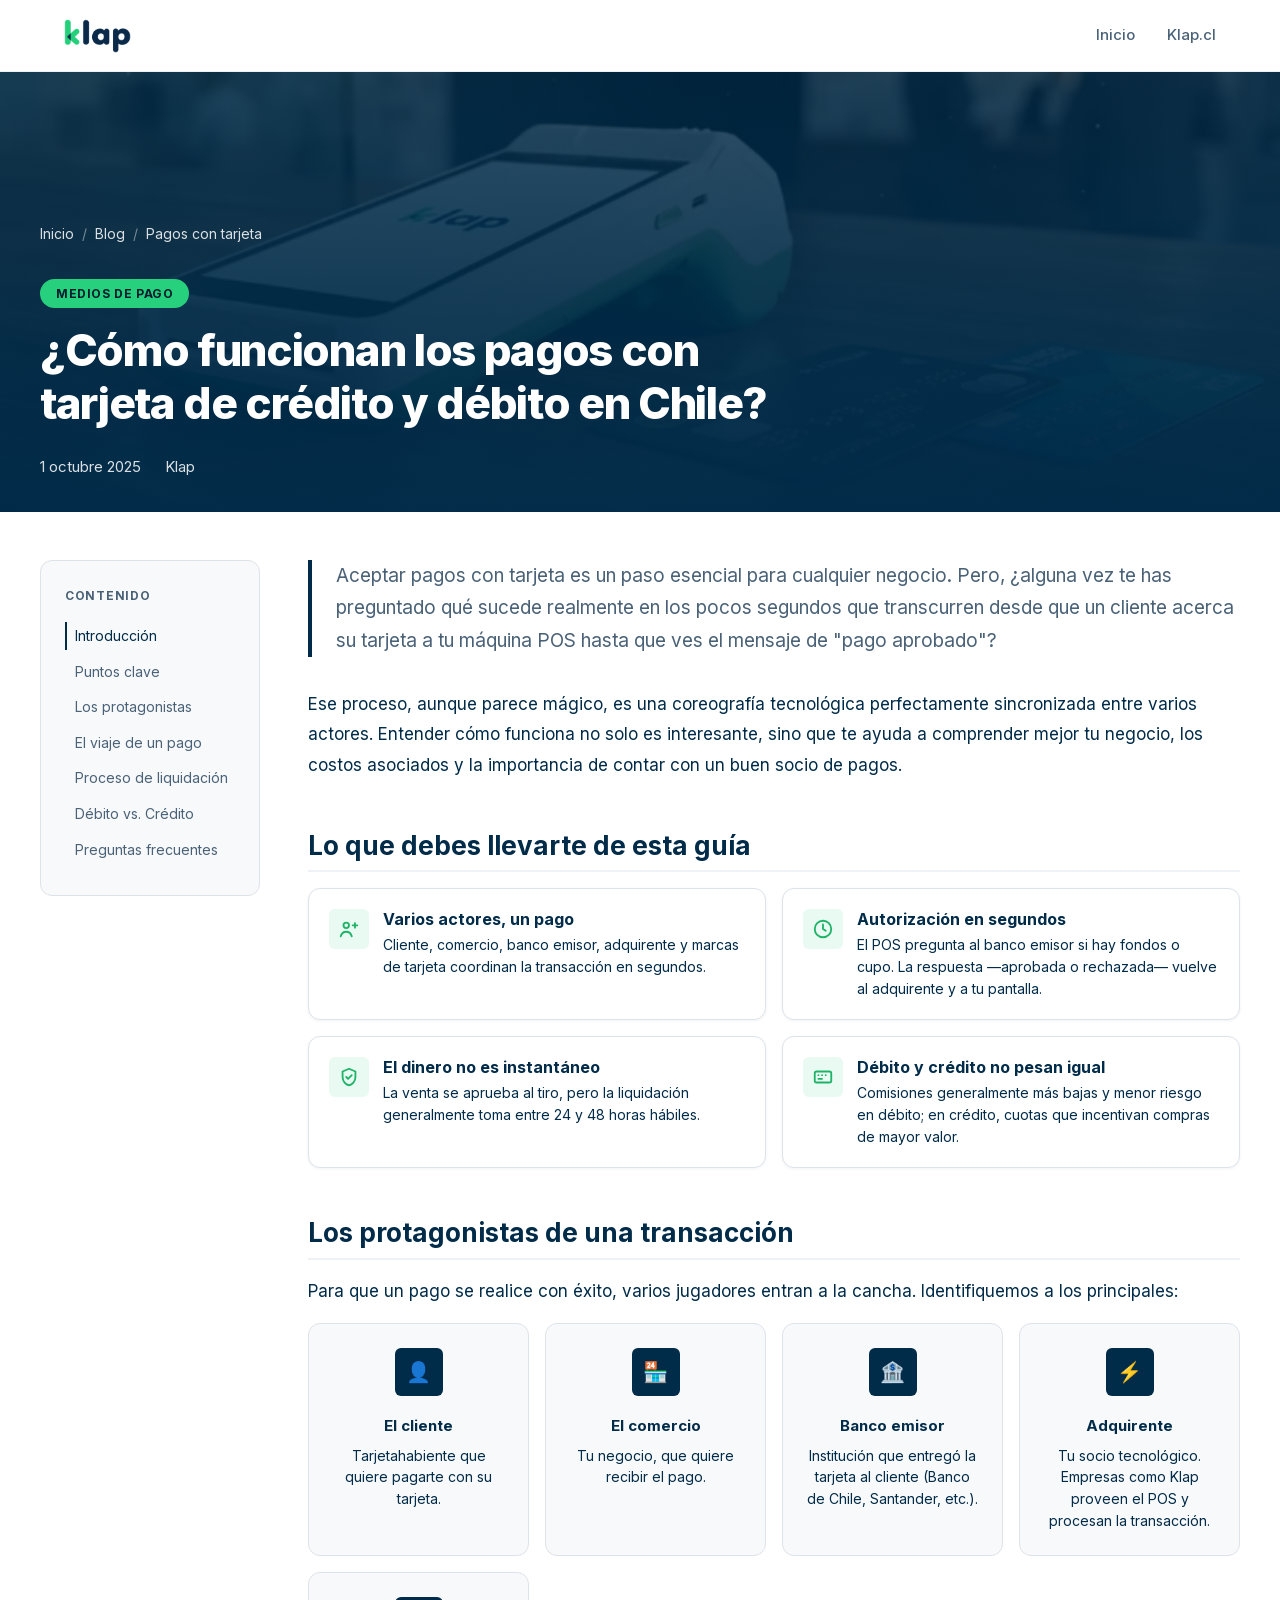
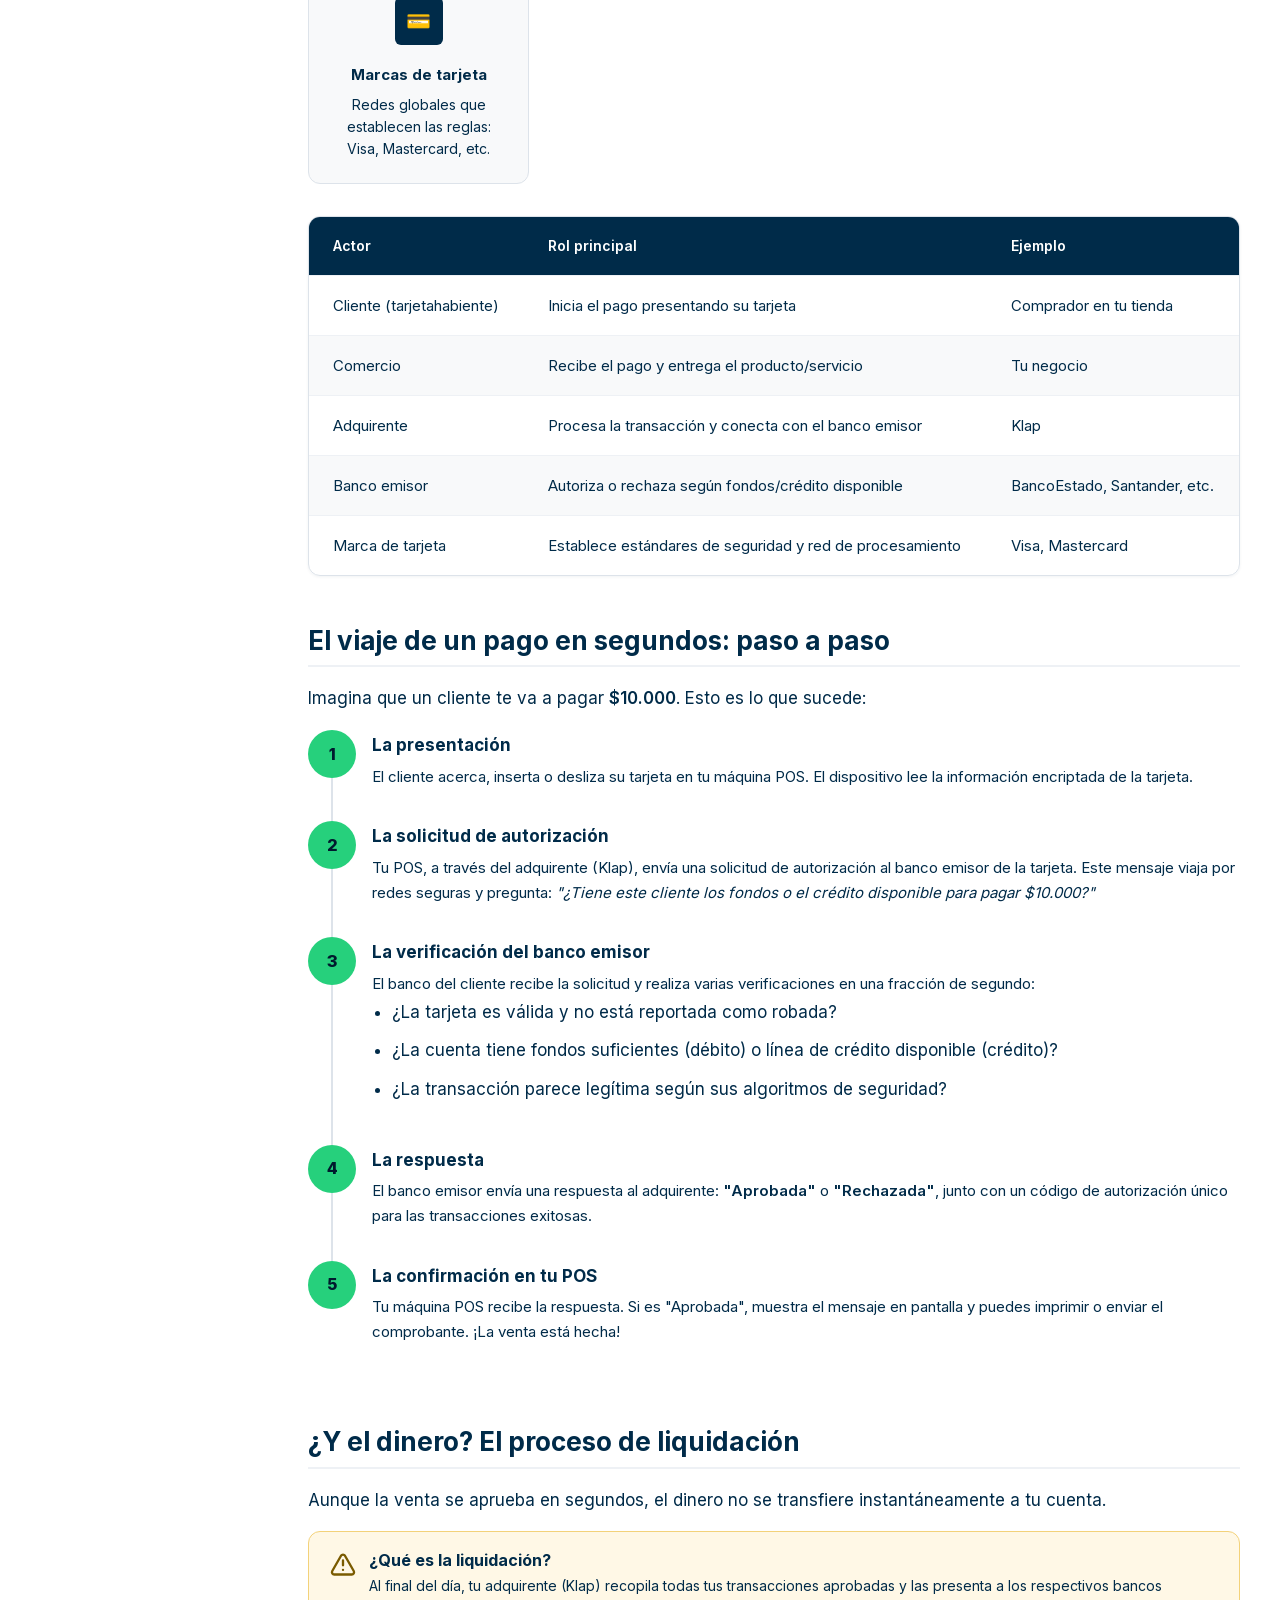
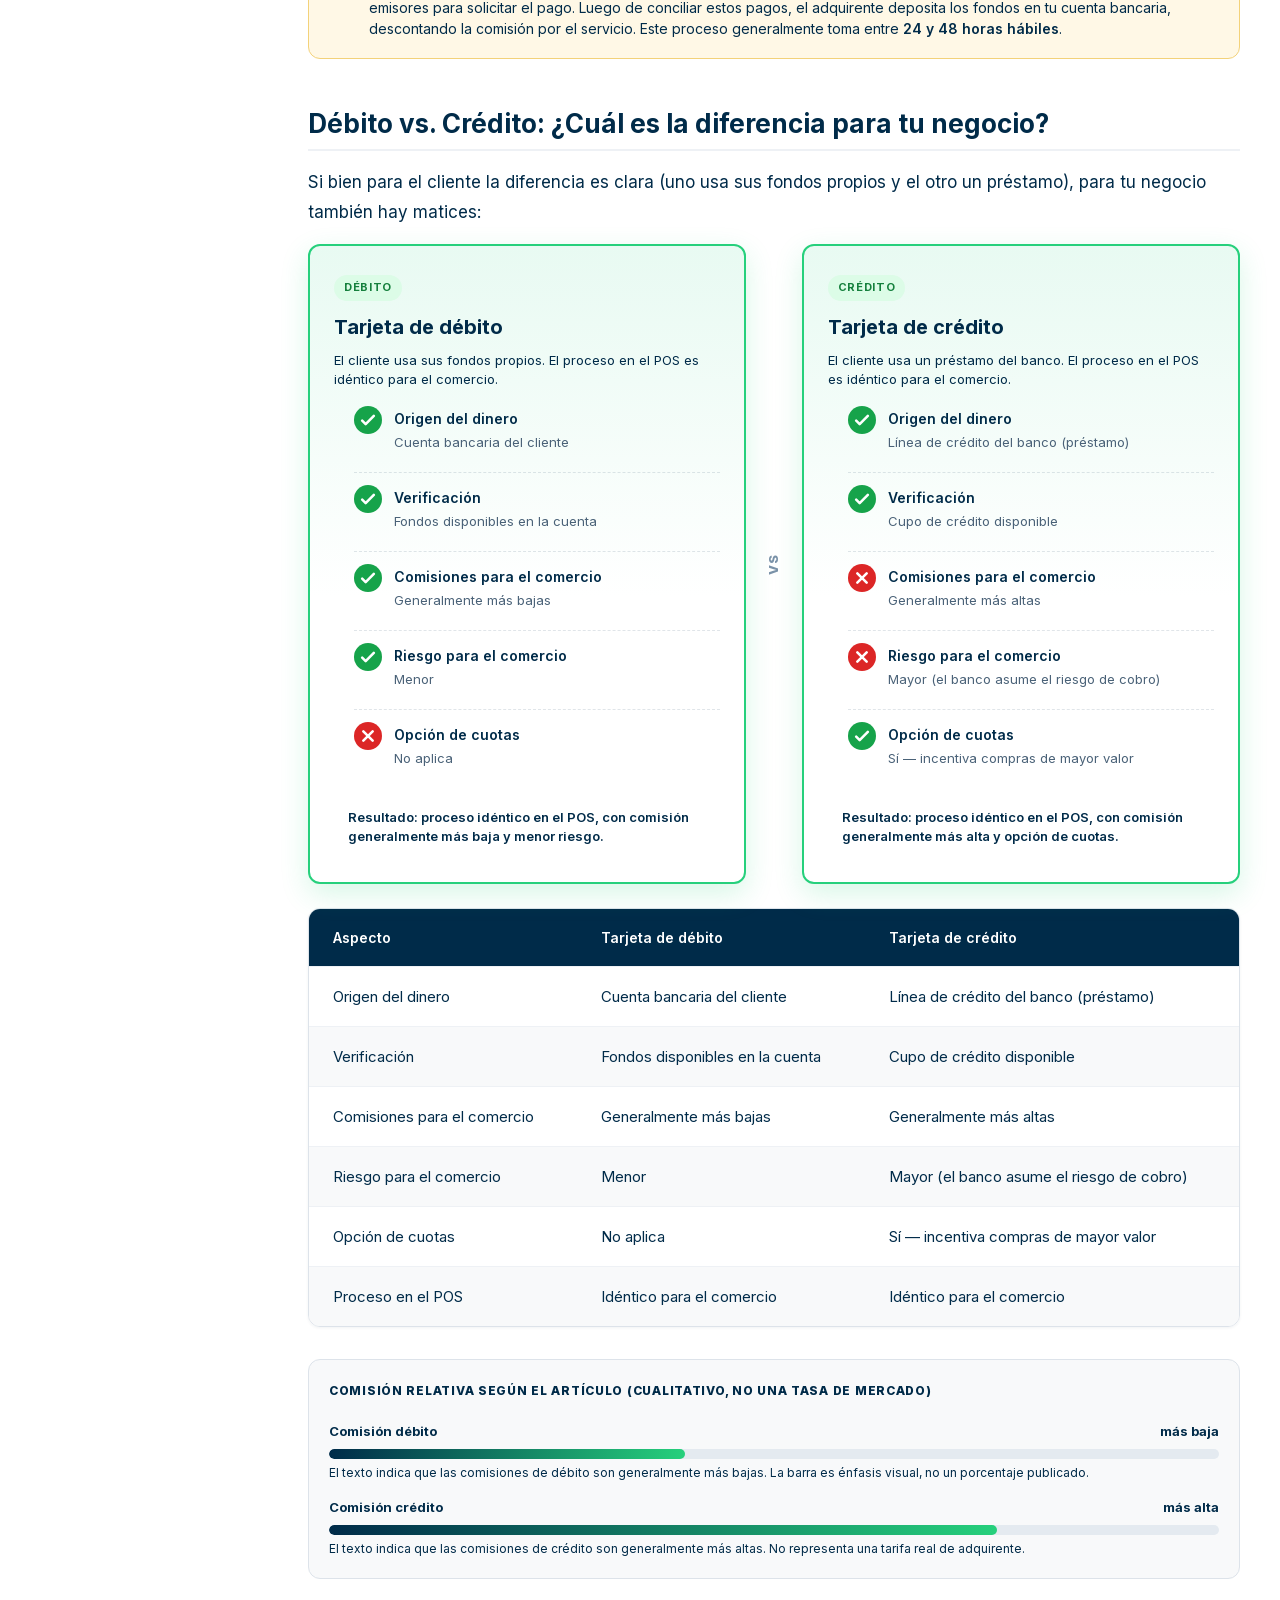
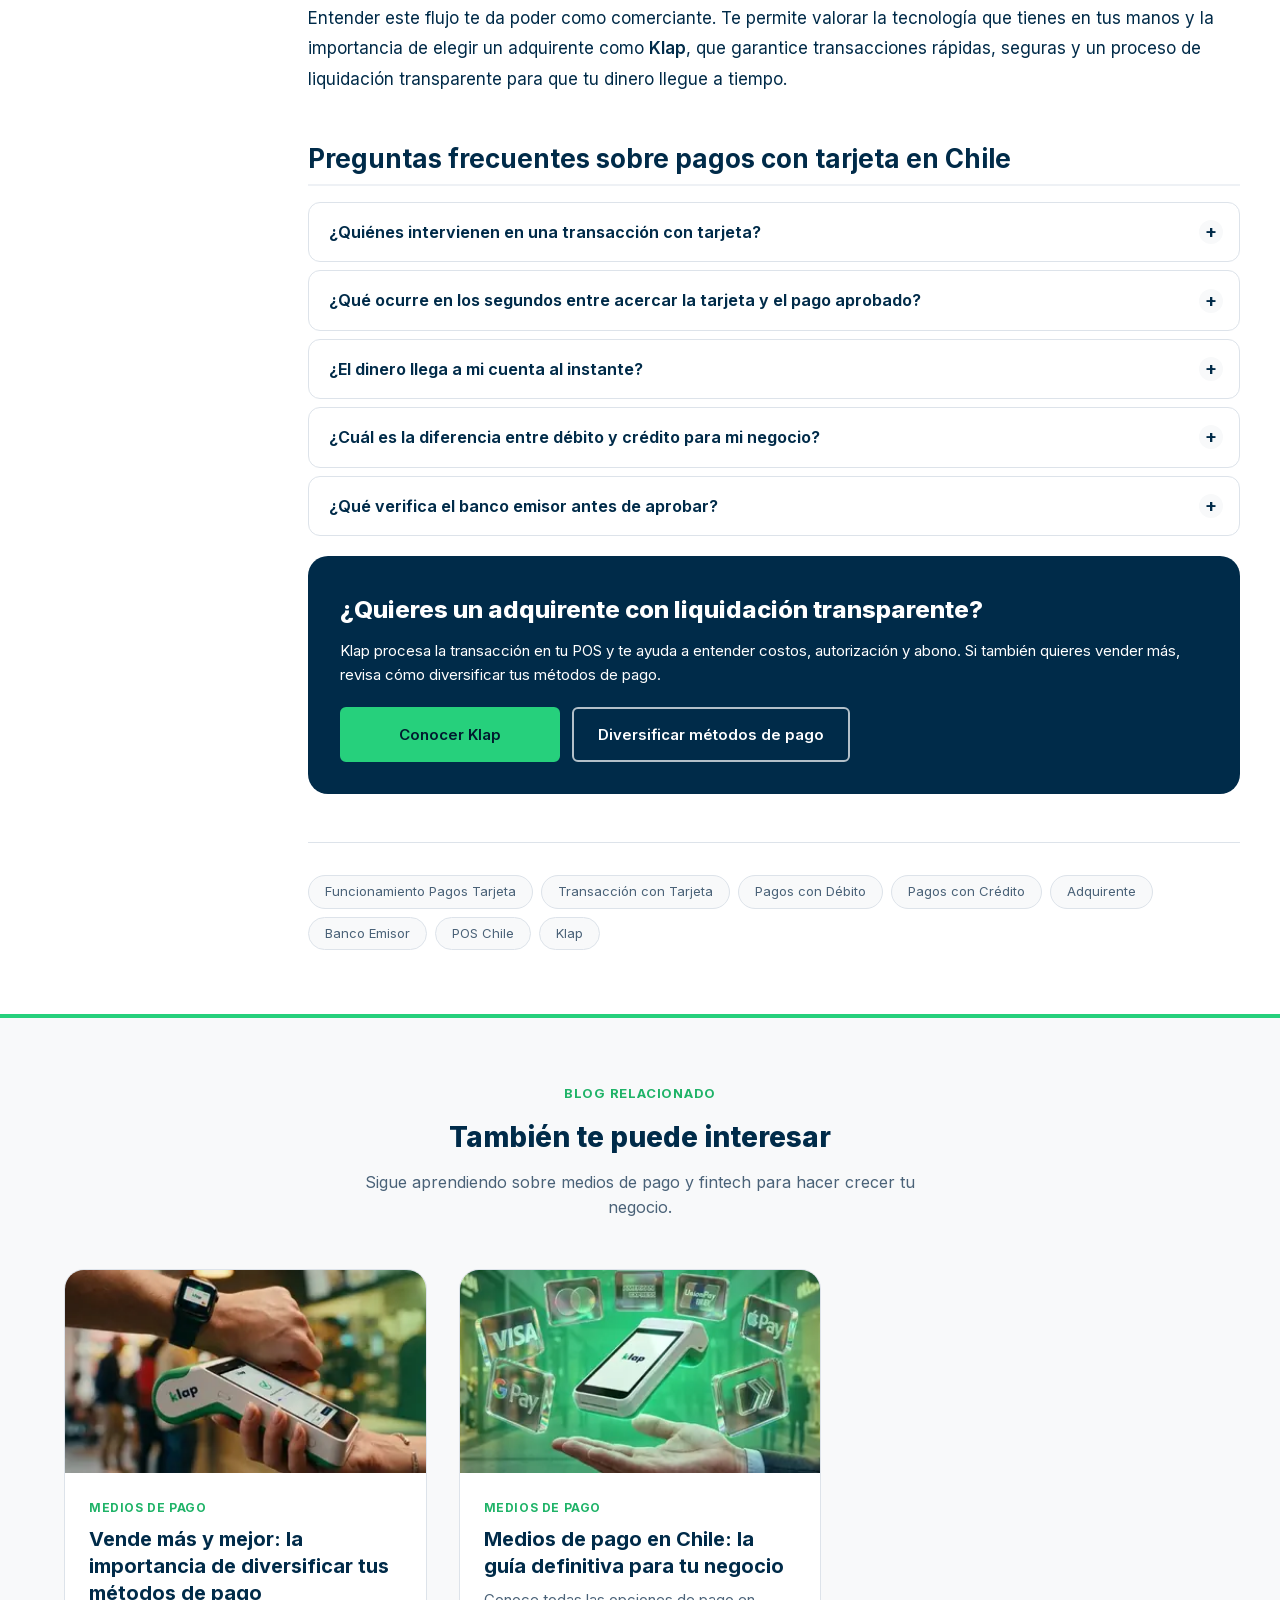
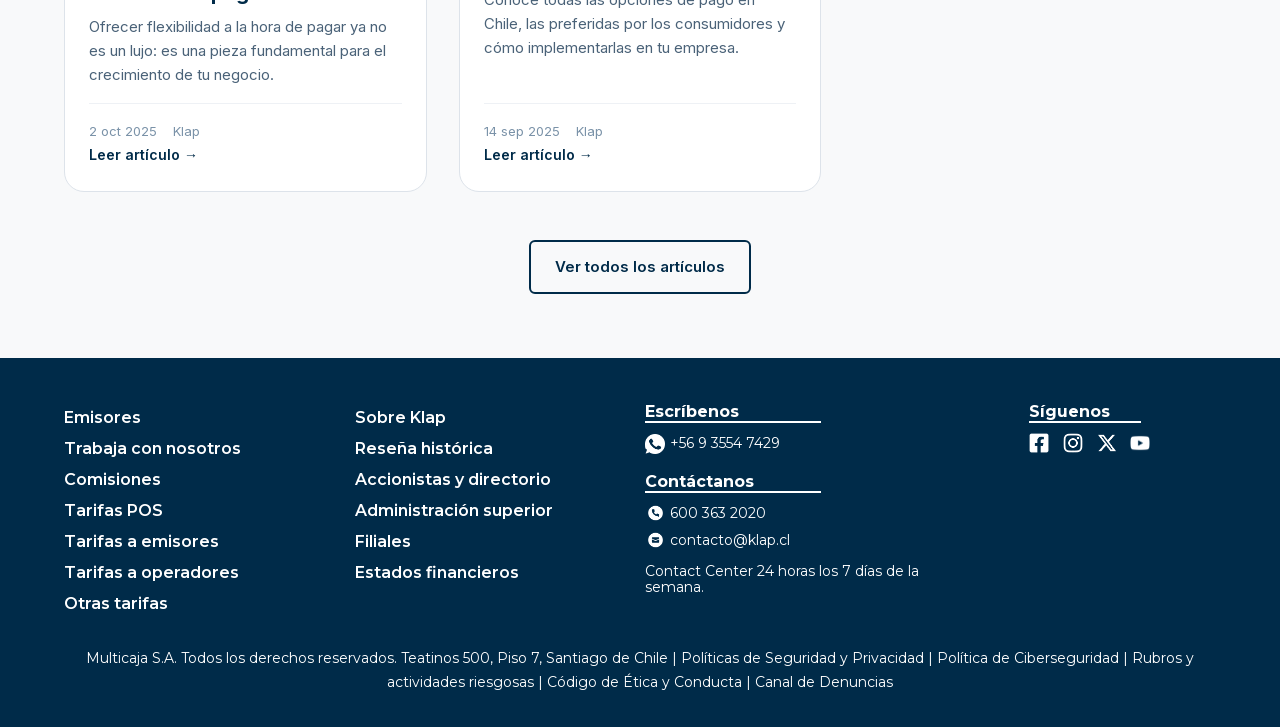
<file: posts/pagos-tarjeta-credito-debito-chile.html>
<!DOCTYPE html>
<html lang="es-CL">
<head>
  <meta charset="UTF-8">
  <meta name="viewport" content="width=device-width, initial-scale=1.0, viewport-fit=cover">
  <title>¿Cómo funcionan los pagos con tarjeta de crédito y débito en Chile? | Blog Klap</title>
  <meta name="description" content="Descubre paso a paso qué sucede desde que un cliente acerca su tarjeta al POS hasta el mensaje de pago aprobado. Proceso de autorización, liquidación y diferencias débito vs crédito.">
  <meta name="keywords" content="funcionamiento pagos tarjeta, transacción con tarjeta, pagos débito, pagos crédito, adquirente, banco emisor, POS Chile, Klap">
  <meta name="robots" content="index, follow">
  <link rel="canonical" href="https://www.klap.cl/blog-klap/-/blogs/como-funcionan-los-pagos-con-tarjeta-de-credito-y-debito-en-chile">

  <meta property="og:type" content="article">
  <meta property="og:title" content="¿Cómo funcionan los pagos con tarjeta de crédito y débito en Chile?">
  <meta property="og:description" content="Desmitificamos el viaje de una transacción con tarjeta en Chile: autorización, liquidación y diferencias entre débito y crédito.">
  <meta property="og:url" content="https://www.klap.cl/blog-klap/-/blogs/como-funcionan-los-pagos-con-tarjeta-de-credito-y-debito-en-chile">
  <meta property="og:image" content="assets/images/posts/pagos-tarjeta-credito-debito-chile-1024.webp">
  <meta property="og:locale" content="es_CL">
  <meta property="article:published_time" content="2025-10-01">

  <meta name="twitter:card" content="summary_large_image">
  <meta name="twitter:title" content="¿Cómo funcionan los pagos con tarjeta en Chile?">
  <meta name="twitter:description" content="Paso a paso: qué ocurre en los segundos entre acercar la tarjeta y el pago aprobado.">
  <meta name="twitter:image" content="assets/images/posts/pagos-tarjeta-credito-debito-chile-1024.webp">

  <link rel="stylesheet" href="../css/base.css?v=32">
  <link rel="stylesheet" href="../css/mobile.css?v=32" media="(max-width: 767px)">
  <link rel="stylesheet" href="../css/desktop.css?v=32" media="(min-width: 768px)">

  <script type="application/ld+json">
  {
    "@context": "https://schema.org",
    "@type": "Article",
    "headline": "¿Cómo funcionan los pagos con tarjeta de crédito y débito en Chile?",
    "description": "Descubre paso a paso qué sucede desde que un cliente acerca su tarjeta al POS hasta el mensaje de pago aprobado.",
    "image": "assets/images/posts/pagos-tarjeta-credito-debito-chile-1024.webp",
    "datePublished": "2025-10-01",
    "dateModified": "2026-09-14",
    "author": { "@type": "Organization", "name": "Klap", "url": "https://www.klap.cl" },
    "publisher": { "@type": "Organization", "name": "Klap", "url": "https://www.klap.cl" },
    "mainEntityOfPage": {
      "@type": "WebPage",
      "@id": "https://www.klap.cl/blog-klap/-/blogs/como-funcionan-los-pagos-con-tarjeta-de-credito-y-debito-en-chile"
    }
  }
  </script>
  <script type="application/ld+json">
  {
    "@context": "https://schema.org",
    "@type": "FAQPage",
    "mainEntity": [
      {
        "@type": "Question",
        "name": "¿Quiénes intervienen en una transacción con tarjeta?",
        "acceptedAnswer": {
          "@type": "Answer",
          "text": "El cliente (tarjetahabiente), el comercio, el banco emisor, el adquirente (como Klap, que provee el POS y procesa la transacción) y las marcas de tarjeta (Visa, Mastercard, etc.)."
        }
      },
      {
        "@type": "Question",
        "name": "¿Qué ocurre en los segundos entre acercar la tarjeta y el pago aprobado?",
        "acceptedAnswer": {
          "@type": "Answer",
          "text": "El POS lee la información encriptada de la tarjeta. El adquirente envía una solicitud de autorización al banco emisor. El banco verifica validez, fondos o cupo y si la transacción parece legítima, y responde Aprobada o Rechazada. El POS muestra la confirmación."
        }
      },
      {
        "@type": "Question",
        "name": "¿El dinero llega a mi cuenta al instante?",
        "acceptedAnswer": {
          "@type": "Answer",
          "text": "No. Aunque la venta se aprueba en segundos, el dinero no se transfiere instantáneamente. Al final del día el adquirente presenta las transacciones a los bancos emisores y, tras conciliar, deposita los fondos descontando la comisión. Este proceso generalmente toma entre 24 y 48 horas hábiles."
        }
      },
      {
        "@type": "Question",
        "name": "¿Cuál es la diferencia entre débito y crédito para mi negocio?",
        "acceptedAnswer": {
          "@type": "Answer",
          "text": "En débito el dinero sale de la cuenta bancaria del cliente, las comisiones son generalmente más bajas y el riesgo para el comercio es menor. En crédito se usa una línea de crédito del banco, las comisiones son generalmente más altas, el riesgo es mayor (el banco asume el cobro) y hay opción de cuotas. El proceso en el POS es idéntico."
        }
      },
      {
        "@type": "Question",
        "name": "¿Qué verifica el banco emisor antes de aprobar?",
        "acceptedAnswer": {
          "@type": "Answer",
          "text": "Si la tarjeta es válida y no está reportada como robada; si la cuenta tiene fondos suficientes (débito) o línea de crédito disponible (crédito); y si la transacción parece legítima según sus algoritmos de seguridad."
        }
      }
    ]
  }
  </script>
</head>
<body>

  <div class="reading-progress" role="progressbar" aria-label="Progreso de lectura" aria-valuemin="0" aria-valuemax="100" aria-valuenow="0">
    <div class="reading-progress__bar"></div>
  </div>

  <header class="site-header" role="banner">
    <div class="container site-header__inner">
      <a href="../index.html" class="site-logo" aria-label="Klap — Inicio del blog">
        <img src="../assets/images/brand/klap-logo.webp" alt="Klap" class="site-logo__img" width="200" height="102" decoding="async">
      </a>
      <button type="button" class="nav-toggle" aria-label="Abrir menú" aria-expanded="false" aria-controls="site-nav">
        <span></span><span></span><span></span>
      </button>
      <nav class="site-nav" id="site-nav" aria-label="Navegación principal">
        <a href="../index.html">Inicio</a>
        <a href="https://www.klap.cl" target="_blank" rel="noopener">Klap.cl</a>
      </nav>
    </div>
  </header>

  <article itemscope itemtype="https://schema.org/Article">
    <header class="article-hero">
      <div class="article-hero__image" aria-hidden="true">
        <picture>
            <source media="(min-width: 768px)" type="image/webp" srcset="../assets/images/posts/pagos-tarjeta-credito-debito-chile-1024.webp">
            <img src="[data-uri]" alt="" width="1024" height="249" decoding="async">
          </picture>
      </div>
      <div class="container article-hero__overlay">
        <nav class="breadcrumb" aria-label="Ruta de navegación">
          <a href="../index.html">Inicio</a>
          <span class="breadcrumb__sep" aria-hidden="true">/</span>
          <a href="../index.html">Blog</a>
          <span class="breadcrumb__sep" aria-hidden="true">/</span>
          <span aria-current="page">Pagos con tarjeta</span>
        </nav>
        <span class="article-hero__category">Medios de pago</span>
        <h1 class="article-hero__title" itemprop="headline">¿Cómo funcionan los pagos con tarjeta de crédito y débito en Chile?</h1>
        <div class="article-hero__meta">
          <time datetime="2025-10-01" itemprop="datePublished">1 octubre 2025</time>
          <span itemprop="author" itemscope itemtype="https://schema.org/Organization">
            <span itemprop="name">Klap</span>
          </span>
        </div>
      </div>
    </header>

    <div class="article-featured-image">
      <picture>
      <source media="(max-width: 767px)" type="image/webp" srcset="../assets/images/posts/pagos-tarjeta-credito-debito-chile-800.webp">
      <img src="[data-uri]" alt="Terminal POS Klap con tarjetas de crédito y débito Visa y Mastercard sobre mostrador de madera" width="1024" height="249" fetchpriority="high" decoding="async">
    </picture>
    </div>

    <div class="container article-layout">
      <aside class="toc" aria-label="Tabla de contenidos">
        <button type="button" class="toc__toggle" aria-expanded="false" aria-controls="toc-panel">
          <span>Contenido del artículo</span>
          <span class="toc__toggle-icon" aria-hidden="true">▼</span>
        </button>
        <div class="toc__panel" id="toc-panel">
        <p class="toc__title">Contenido</p>
        <ol>
          <li><a href="#introduccion">Introducción</a></li>
          <li><a href="#puntos-clave">Puntos clave</a></li>
          <li><a href="#protagonistas">Los protagonistas</a></li>
          <li><a href="#viaje-pago">El viaje de un pago</a></li>
          <li><a href="#liquidacion">Proceso de liquidación</a></li>
          <li><a href="#debito-vs-credito">Débito vs. Crédito</a></li>
          <li><a href="#preguntas-frecuentes">Preguntas frecuentes</a></li>
        </ol>
        </div>
      </aside>

      <div class="prose" itemprop="articleBody">

        <section id="introduccion">
          <p class="lead">Aceptar pagos con tarjeta es un paso esencial para cualquier negocio. Pero, ¿alguna vez te has preguntado qué sucede realmente en los pocos segundos que transcurren desde que un cliente acerca su tarjeta a tu máquina POS hasta que ves el mensaje de "pago aprobado"?</p>

          <p>Ese proceso, aunque parece mágico, es una coreografía tecnológica perfectamente sincronizada entre varios actores. Entender cómo funciona no solo es interesante, sino que te ayuda a comprender mejor tu negocio, los costos asociados y la importancia de contar con un buen socio de pagos.</p>
        </section>

        <section id="puntos-clave">
          <h2>Lo que debes llevarte de esta guía</h2>
          <div class="takeaways">
            <article class="takeaway-card">
              <span class="takeaway-card__icon" aria-hidden="true">
                <svg viewBox="0 0 24 24" width="22" height="22" fill="none" stroke="currentColor" stroke-width="2" stroke-linecap="round" stroke-linejoin="round"><circle cx="9" cy="8" r="3"/><path d="M3 20c.8-3 3.2-5 6-5s5.2 2 6 5"/><path d="M16 8h5M18.5 5.5v5"/></svg>
              </span>
              <div>
                <p class="takeaway-card__title">Varios actores, un pago</p>
                <p class="takeaway-card__text">Cliente, comercio, banco emisor, adquirente y marcas de tarjeta coordinan la transacción en segundos.</p>
              </div>
            </article>
            <article class="takeaway-card">
              <span class="takeaway-card__icon" aria-hidden="true">
                <svg viewBox="0 0 24 24" width="22" height="22" fill="none" stroke="currentColor" stroke-width="2" stroke-linecap="round" stroke-linejoin="round"><circle cx="12" cy="12" r="9"/><path d="M12 7v5l3 2"/></svg>
              </span>
              <div>
                <p class="takeaway-card__title">Autorización en segundos</p>
                <p class="takeaway-card__text">El POS pregunta al banco emisor si hay fondos o cupo. La respuesta —aprobada o rechazada— vuelve al adquirente y a tu pantalla.</p>
              </div>
            </article>
            <article class="takeaway-card">
              <span class="takeaway-card__icon" aria-hidden="true">
                <svg viewBox="0 0 24 24" width="22" height="22" fill="none" stroke="currentColor" stroke-width="2" stroke-linecap="round" stroke-linejoin="round"><path d="M12 3l7 3v6c0 5-3.5 8.5-7 9-3.5-.5-7-4-7-9V6l7-3z"/><path d="M9 12l2 2 4-4"/></svg>
              </span>
              <div>
                <p class="takeaway-card__title">El dinero no es instantáneo</p>
                <p class="takeaway-card__text">La venta se aprueba al tiro, pero la liquidación generalmente toma entre 24 y 48 horas hábiles.</p>
              </div>
            </article>
            <article class="takeaway-card">
              <span class="takeaway-card__icon" aria-hidden="true">
                <svg viewBox="0 0 24 24" width="22" height="22" fill="none" stroke="currentColor" stroke-width="2" stroke-linecap="round" stroke-linejoin="round"><rect x="3" y="6" width="18" height="12" rx="2"/><path d="M7 10h.01M11 10h.01M15 10h.01M7 14h4"/></svg>
              </span>
              <div>
                <p class="takeaway-card__title">Débito y crédito no pesan igual</p>
                <p class="takeaway-card__text">Comisiones generalmente más bajas y menor riesgo en débito; en crédito, cuotas que incentivan compras de mayor valor.</p>
              </div>
            </article>
          </div>
        </section>

        <section id="protagonistas">
          <h2>Los protagonistas de una transacción</h2>
          <p>Para que un pago se realice con éxito, varios jugadores entran a la cancha. Identifiquemos a los principales:</p>

          <div class="actors-grid">
            <div class="actor-card">
              <div class="actor-card__icon" aria-hidden="true">👤</div>
              <p class="actor-card__name">El cliente</p>
              <p class="actor-card__desc">Tarjetahabiente que quiere pagarte con su tarjeta.</p>
            </div>
            <div class="actor-card">
              <div class="actor-card__icon" aria-hidden="true">🏪</div>
              <p class="actor-card__name">El comercio</p>
              <p class="actor-card__desc">Tu negocio, que quiere recibir el pago.</p>
            </div>
            <div class="actor-card">
              <div class="actor-card__icon" aria-hidden="true">🏦</div>
              <p class="actor-card__name">Banco emisor</p>
              <p class="actor-card__desc">Institución que entregó la tarjeta al cliente (Banco de Chile, Santander, etc.).</p>
            </div>
            <div class="actor-card">
              <div class="actor-card__icon" aria-hidden="true">⚡</div>
              <p class="actor-card__name">Adquirente</p>
              <p class="actor-card__desc">Tu socio tecnológico. Empresas como Klap proveen el POS y procesan la transacción.</p>
            </div>
            <div class="actor-card">
              <div class="actor-card__icon" aria-hidden="true">💳</div>
              <p class="actor-card__name">Marcas de tarjeta</p>
              <p class="actor-card__desc">Redes globales que establecen las reglas: Visa, Mastercard, etc.</p>
            </div>
          </div>

          <div class="table-wrapper">
            <table>
              <caption class="sr-only">Roles de cada actor en una transacción con tarjeta</caption>
              <thead>
                <tr>
                  <th scope="col">Actor</th>
                  <th scope="col">Rol principal</th>
                  <th scope="col">Ejemplo</th>
                </tr>
              </thead>
              <tbody>
                <tr>
                  <td>Cliente (tarjetahabiente)</td>
                  <td>Inicia el pago presentando su tarjeta</td>
                  <td>Comprador en tu tienda</td>
                </tr>
                <tr>
                  <td>Comercio</td>
                  <td>Recibe el pago y entrega el producto/servicio</td>
                  <td>Tu negocio</td>
                </tr>
                <tr>
                  <td>Adquirente</td>
                  <td>Procesa la transacción y conecta con el banco emisor</td>
                  <td>Klap</td>
                </tr>
                <tr>
                  <td>Banco emisor</td>
                  <td>Autoriza o rechaza según fondos/crédito disponible</td>
                  <td>BancoEstado, Santander, etc.</td>
                </tr>
                <tr>
                  <td>Marca de tarjeta</td>
                  <td>Establece estándares de seguridad y red de procesamiento</td>
                  <td>Visa, Mastercard</td>
                </tr>
              </tbody>
            </table>
          </div>
        </section>

        <section id="viaje-pago">
          <h2>El viaje de un pago en segundos: paso a paso</h2>
          <p>Imagina que un cliente te va a pagar <strong>$10.000</strong>. Esto es lo que sucede:</p>

          <div class="steps">
            <div class="step">
              <span class="step__marker" aria-hidden="true">1</span>
              <div class="step__content">
                <p class="step__title">La presentación</p>
                <p class="step__text">El cliente acerca, inserta o desliza su tarjeta en tu máquina POS. El dispositivo lee la información encriptada de la tarjeta.</p>
              </div>
            </div>
            <div class="step">
              <span class="step__marker" aria-hidden="true">2</span>
              <div class="step__content">
                <p class="step__title">La solicitud de autorización</p>
                <p class="step__text">Tu POS, a través del adquirente (Klap), envía una solicitud de autorización al banco emisor de la tarjeta. Este mensaje viaja por redes seguras y pregunta: <em>"¿Tiene este cliente los fondos o el crédito disponible para pagar $10.000?"</em></p>
              </div>
            </div>
            <div class="step">
              <span class="step__marker" aria-hidden="true">3</span>
              <div class="step__content">
                <p class="step__title">La verificación del banco emisor</p>
                <p class="step__text">El banco del cliente recibe la solicitud y realiza varias verificaciones en una fracción de segundo:</p>
                <ul>
                  <li>¿La tarjeta es válida y no está reportada como robada?</li>
                  <li>¿La cuenta tiene fondos suficientes (débito) o línea de crédito disponible (crédito)?</li>
                  <li>¿La transacción parece legítima según sus algoritmos de seguridad?</li>
                </ul>
              </div>
            </div>
            <div class="step">
              <span class="step__marker" aria-hidden="true">4</span>
              <div class="step__content">
                <p class="step__title">La respuesta</p>
                <p class="step__text">El banco emisor envía una respuesta al adquirente: <strong>"Aprobada"</strong> o <strong>"Rechazada"</strong>, junto con un código de autorización único para las transacciones exitosas.</p>
              </div>
            </div>
            <div class="step">
              <span class="step__marker" aria-hidden="true">5</span>
              <div class="step__content">
                <p class="step__title">La confirmación en tu POS</p>
                <p class="step__text">Tu máquina POS recibe la respuesta. Si es "Aprobada", muestra el mensaje en pantalla y puedes imprimir o enviar el comprobante. ¡La venta está hecha!</p>
              </div>
            </div>
          </div>
        </section>

        <section id="liquidacion">
          <h2>¿Y el dinero? El proceso de liquidación</h2>
          <p>Aunque la venta se aprueba en segundos, el dinero no se transfiere instantáneamente a tu cuenta.</p>

          <div class="alert alert--warning" role="note">
            <span class="alert__icon" aria-hidden="true">
              <svg viewBox="0 0 24 24" width="28" height="28" fill="none" stroke="currentColor" stroke-width="2" stroke-linecap="round" stroke-linejoin="round"><path d="M12 9v4M12 17h.01"/><path d="M10.3 4.9L2.8 18a2 2 0 001.7 3h15a2 2 0 001.7-3L13.7 4.9a2 2 0 00-3.4 0z"/></svg>
            </span>
            <div>
              <p class="alert__title">¿Qué es la liquidación?</p>
              <p class="alert__text">Al final del día, tu adquirente (Klap) recopila todas tus transacciones aprobadas y las presenta a los respectivos bancos emisores para solicitar el pago. Luego de conciliar estos pagos, el adquirente deposita los fondos en tu cuenta bancaria, descontando la comisión por el servicio. Este proceso generalmente toma entre <strong>24 y 48 horas hábiles</strong>.</p>
            </div>
          </div>
        </section>

        <section id="debito-vs-credito">
          <h2>Débito vs. Crédito: ¿Cuál es la diferencia para tu negocio?</h2>
          <p>Si bien para el cliente la diferencia es clara (uno usa sus fondos propios y el otro un préstamo), para tu negocio también hay matices:</p>

          <div class="compare-flow" role="group" aria-label="Comparación entre tarjeta de débito y tarjeta de crédito">
            <article class="compare-flow__col compare-flow__col--bright">
              <span class="compare-flow__badge compare-flow__badge--good">Débito</span>
              <h3>Tarjeta de débito</h3>
              <p class="compare-flow__lead">El cliente usa sus fondos propios. El proceso en el POS es idéntico para el comercio.</p>
              <ol class="compare-flow__steps">
                <li>
                  <span class="compare-flow__icon" aria-hidden="true">
                    <svg viewBox="0 0 24 24" width="28" height="28"><circle cx="12" cy="12" r="12" fill="#16a34a"/><path d="M7 12.5l3 3 7-7" fill="none" stroke="#fff" stroke-width="2.2" stroke-linecap="round" stroke-linejoin="round"/></svg>
                  </span>
                  <div>
                    <strong>Origen del dinero</strong>
                    <span>Cuenta bancaria del cliente</span>
                  </div>
                </li>
                <li>
                  <span class="compare-flow__icon" aria-hidden="true">
                    <svg viewBox="0 0 24 24" width="28" height="28"><circle cx="12" cy="12" r="12" fill="#16a34a"/><path d="M7 12.5l3 3 7-7" fill="none" stroke="#fff" stroke-width="2.2" stroke-linecap="round" stroke-linejoin="round"/></svg>
                  </span>
                  <div>
                    <strong>Verificación</strong>
                    <span>Fondos disponibles en la cuenta</span>
                  </div>
                </li>
                <li>
                  <span class="compare-flow__icon" aria-hidden="true">
                    <svg viewBox="0 0 24 24" width="28" height="28"><circle cx="12" cy="12" r="12" fill="#16a34a"/><path d="M7 12.5l3 3 7-7" fill="none" stroke="#fff" stroke-width="2.2" stroke-linecap="round" stroke-linejoin="round"/></svg>
                  </span>
                  <div>
                    <strong>Comisiones para el comercio</strong>
                    <span>Generalmente más bajas</span>
                  </div>
                </li>
                <li>
                  <span class="compare-flow__icon" aria-hidden="true">
                    <svg viewBox="0 0 24 24" width="28" height="28"><circle cx="12" cy="12" r="12" fill="#16a34a"/><path d="M7 12.5l3 3 7-7" fill="none" stroke="#fff" stroke-width="2.2" stroke-linecap="round" stroke-linejoin="round"/></svg>
                  </span>
                  <div>
                    <strong>Riesgo para el comercio</strong>
                    <span>Menor</span>
                  </div>
                </li>
                <li>
                  <span class="compare-flow__icon" aria-hidden="true">
                    <svg viewBox="0 0 24 24" width="28" height="28"><circle cx="12" cy="12" r="12" fill="#dc2626"/><path d="M8 8l8 8M16 8l-8 8" fill="none" stroke="#fff" stroke-width="2.2" stroke-linecap="round"/></svg>
                  </span>
                  <div>
                    <strong>Opción de cuotas</strong>
                    <span>No aplica</span>
                  </div>
                </li>
              </ol>
              <p class="compare-flow__result">Resultado: proceso idéntico en el POS, con comisión generalmente más baja y menor riesgo.</p>
            </article>

            <div class="compare-flow__vs" aria-hidden="true">vs</div>

            <article class="compare-flow__col compare-flow__col--bright">
              <span class="compare-flow__badge compare-flow__badge--good">Crédito</span>
              <h3>Tarjeta de crédito</h3>
              <p class="compare-flow__lead">El cliente usa un préstamo del banco. El proceso en el POS es idéntico para el comercio.</p>
              <ol class="compare-flow__steps">
                <li>
                  <span class="compare-flow__icon" aria-hidden="true">
                    <svg viewBox="0 0 24 24" width="28" height="28"><circle cx="12" cy="12" r="12" fill="#16a34a"/><path d="M7 12.5l3 3 7-7" fill="none" stroke="#fff" stroke-width="2.2" stroke-linecap="round" stroke-linejoin="round"/></svg>
                  </span>
                  <div>
                    <strong>Origen del dinero</strong>
                    <span>Línea de crédito del banco (préstamo)</span>
                  </div>
                </li>
                <li>
                  <span class="compare-flow__icon" aria-hidden="true">
                    <svg viewBox="0 0 24 24" width="28" height="28"><circle cx="12" cy="12" r="12" fill="#16a34a"/><path d="M7 12.5l3 3 7-7" fill="none" stroke="#fff" stroke-width="2.2" stroke-linecap="round" stroke-linejoin="round"/></svg>
                  </span>
                  <div>
                    <strong>Verificación</strong>
                    <span>Cupo de crédito disponible</span>
                  </div>
                </li>
                <li>
                  <span class="compare-flow__icon" aria-hidden="true">
                    <svg viewBox="0 0 24 24" width="28" height="28"><circle cx="12" cy="12" r="12" fill="#dc2626"/><path d="M8 8l8 8M16 8l-8 8" fill="none" stroke="#fff" stroke-width="2.2" stroke-linecap="round"/></svg>
                  </span>
                  <div>
                    <strong>Comisiones para el comercio</strong>
                    <span>Generalmente más altas</span>
                  </div>
                </li>
                <li>
                  <span class="compare-flow__icon" aria-hidden="true">
                    <svg viewBox="0 0 24 24" width="28" height="28"><circle cx="12" cy="12" r="12" fill="#dc2626"/><path d="M8 8l8 8M16 8l-8 8" fill="none" stroke="#fff" stroke-width="2.2" stroke-linecap="round"/></svg>
                  </span>
                  <div>
                    <strong>Riesgo para el comercio</strong>
                    <span>Mayor (el banco asume el riesgo de cobro)</span>
                  </div>
                </li>
                <li>
                  <span class="compare-flow__icon" aria-hidden="true">
                    <svg viewBox="0 0 24 24" width="28" height="28"><circle cx="12" cy="12" r="12" fill="#16a34a"/><path d="M7 12.5l3 3 7-7" fill="none" stroke="#fff" stroke-width="2.2" stroke-linecap="round" stroke-linejoin="round"/></svg>
                  </span>
                  <div>
                    <strong>Opción de cuotas</strong>
                    <span>Sí — incentiva compras de mayor valor</span>
                  </div>
                </li>
              </ol>
              <p class="compare-flow__result">Resultado: proceso idéntico en el POS, con comisión generalmente más alta y opción de cuotas.</p>
            </article>
          </div>

          <div class="table-wrapper">
            <table>
              <caption class="sr-only">Comparativa entre pagos con tarjeta de débito y crédito</caption>
              <thead>
                <tr>
                  <th scope="col">Aspecto</th>
                  <th scope="col">Tarjeta de débito</th>
                  <th scope="col">Tarjeta de crédito</th>
                </tr>
              </thead>
              <tbody>
                <tr>
                  <td>Origen del dinero</td>
                  <td>Cuenta bancaria del cliente</td>
                  <td>Línea de crédito del banco (préstamo)</td>
                </tr>
                <tr>
                  <td>Verificación</td>
                  <td>Fondos disponibles en la cuenta</td>
                  <td>Cupo de crédito disponible</td>
                </tr>
                <tr>
                  <td>Comisiones para el comercio</td>
                  <td>Generalmente más bajas</td>
                  <td>Generalmente más altas</td>
                </tr>
                <tr>
                  <td>Riesgo para el comercio</td>
                  <td>Menor</td>
                  <td>Mayor (el banco asume el riesgo de cobro)</td>
                </tr>
                <tr>
                  <td>Opción de cuotas</td>
                  <td>No aplica</td>
                  <td>Sí — incentiva compras de mayor valor</td>
                </tr>
                <tr>
                  <td>Proceso en el POS</td>
                  <td>Idéntico para el comercio</td>
                  <td>Idéntico para el comercio</td>
                </tr>
              </tbody>
            </table>
          </div>

          <div class="metric-bars" data-metric-bars>
            <p class="metric-bars__title">Comisión relativa según el artículo (cualitativo, no una tasa de mercado)</p>
            <div class="metric-bar">
              <div class="metric-bar__head"><span>Comisión débito</span><span class="metric-bar__value">más baja</span></div>
              <div class="metric-bar__track"><span class="metric-bar__fill" style="--bar: 40%"></span></div>
              <p class="metric-bar__hint">El texto indica que las comisiones de débito son generalmente más bajas. La barra es énfasis visual, no un porcentaje publicado.</p>
            </div>
            <div class="metric-bar">
              <div class="metric-bar__head"><span>Comisión crédito</span><span class="metric-bar__value">más alta</span></div>
              <div class="metric-bar__track"><span class="metric-bar__fill" style="--bar: 75%"></span></div>
              <p class="metric-bar__hint">El texto indica que las comisiones de crédito son generalmente más altas. No representa una tarifa real de adquirente.</p>
            </div>
          </div>

          <p>Entender este flujo te da poder como comerciante. Te permite valorar la tecnología que tienes en tus manos y la importancia de elegir un adquirente como <strong>Klap</strong>, que garantice transacciones rápidas, seguras y un proceso de liquidación transparente para que tu dinero llegue a tiempo.</p>
        </section>

        <section id="preguntas-frecuentes">
          <h2>Preguntas frecuentes sobre pagos con tarjeta en Chile</h2>
          <div class="faq">
            <details class="faq-item">
              <summary>¿Quiénes intervienen en una transacción con tarjeta?</summary>
              <div class="faq-item__answer">
                <p>El cliente (tarjetahabiente), el comercio, el banco emisor, el adquirente (como Klap, que provee el POS y procesa la transacción) y las marcas de tarjeta (Visa, Mastercard, etc.).</p>
              </div>
            </details>
            <details class="faq-item">
              <summary>¿Qué ocurre en los segundos entre acercar la tarjeta y el pago aprobado?</summary>
              <div class="faq-item__answer">
                <p>El POS lee la información encriptada de la tarjeta. El adquirente envía una solicitud de autorización al banco emisor. El banco verifica validez, fondos o cupo y si la transacción parece legítima, y responde Aprobada o Rechazada. El POS muestra la confirmación.</p>
              </div>
            </details>
            <details class="faq-item">
              <summary>¿El dinero llega a mi cuenta al instante?</summary>
              <div class="faq-item__answer">
                <p>No. Aunque la venta se aprueba en segundos, el dinero no se transfiere instantáneamente. Al final del día el adquirente presenta las transacciones a los bancos emisores y, tras conciliar, deposita los fondos descontando la comisión. Este proceso generalmente toma entre 24 y 48 horas hábiles.</p>
              </div>
            </details>
            <details class="faq-item">
              <summary>¿Cuál es la diferencia entre débito y crédito para mi negocio?</summary>
              <div class="faq-item__answer">
                <p>En débito el dinero sale de la cuenta bancaria del cliente, las comisiones son generalmente más bajas y el riesgo para el comercio es menor. En crédito se usa una línea de crédito del banco, las comisiones son generalmente más altas, el riesgo es mayor (el banco asume el cobro) y hay opción de cuotas. El proceso en el POS es idéntico.</p>
              </div>
            </details>
            <details class="faq-item">
              <summary>¿Qué verifica el banco emisor antes de aprobar?</summary>
              <div class="faq-item__answer">
                <p>Si la tarjeta es válida y no está reportada como robada; si la cuenta tiene fondos suficientes (débito) o línea de crédito disponible (crédito); y si la transacción parece legítima según sus algoritmos de seguridad.</p>
              </div>
            </details>
          </div>

          <div class="article-cta">
            <p class="article-cta__title">¿Quieres un adquirente con liquidación transparente?</p>
            <p class="article-cta__text">Klap procesa la transacción en tu POS y te ayuda a entender costos, autorización y abono. Si también quieres vender más, revisa cómo diversificar tus métodos de pago.</p>
            <div class="article-cta__actions">
              <a class="btn btn--solid" href="https://www.klap.cl" target="_blank" rel="noopener">Conocer Klap</a>
              <a class="btn btn--ghost" href="diversificar-metodos-de-pago.html">Diversificar métodos de pago</a>
            </div>
          </div>
        </section>

        <div class="tags" aria-label="Palabras clave">
          <span class="tag">Funcionamiento Pagos Tarjeta</span>
          <span class="tag">Transacción con Tarjeta</span>
          <span class="tag">Pagos con Débito</span>
          <span class="tag">Pagos con Crédito</span>
          <span class="tag">Adquirente</span>
          <span class="tag">Banco Emisor</span>
          <span class="tag">POS Chile</span>
          <span class="tag">Klap</span>
        </div>
      </div>
    </div>
  </article>

  <section class="related-posts" aria-labelledby="related-title">
    <div class="container">
      <header class="related-posts__header">
        <p class="related-posts__label">Blog relacionado</p>
        <h2 id="related-title" class="related-posts__title">También te puede interesar</h2>
        <p class="related-posts__subtitle">Sigue aprendiendo sobre medios de pago y fintech para hacer crecer tu negocio.</p>
      </header>

      <div class="posts-grid related-posts__grid">
        <article class="post-card">
          <div class="post-card__image">
            <a href="diversificar-metodos-de-pago.html" tabindex="-1" aria-hidden="true">
              <img src="../assets/images/posts/diversificar-metodos-de-pago-800.webp" srcset="../assets/images/posts/diversificar-metodos-de-pago-800.webp 800w, ../assets/images/posts/diversificar-metodos-de-pago-1024.webp 1024w" sizes="(max-width: 767px) calc(100vw - 48px), 380px" alt="Diversificar métodos de pago" width="800" height="450" loading="lazy" decoding="async">
            </a>
          </div>
          <div class="post-card__body">
            <span class="post-card__category">Medios de pago</span>
            <h3 class="post-card__title"><a href="diversificar-metodos-de-pago.html">Vende más y mejor: la importancia de diversificar tus métodos de pago</a></h3>
            <p class="post-card__excerpt">Ofrecer flexibilidad a la hora de pagar ya no es un lujo: es una pieza fundamental para el crecimiento de tu negocio.</p>
            <div class="post-card__meta"><time datetime="2025-10-02">2 oct 2025</time><span>Klap</span></div>
            <a href="diversificar-metodos-de-pago.html" class="post-card__read-more">Leer artículo →</a>
          </div>
        </article>

        <article class="post-card">
          <div class="post-card__image">
            <a href="medios-de-pago-chile-guia-definitiva.html" tabindex="-1" aria-hidden="true">
              <img src="../assets/images/posts/medios-de-pago-chile-guia-definitiva-800.webp" srcset="../assets/images/posts/medios-de-pago-chile-guia-definitiva-800.webp 800w, ../assets/images/posts/medios-de-pago-chile-guia-definitiva-1024.webp 1024w" sizes="(max-width: 767px) calc(100vw - 48px), 380px" alt="Medios de pago en Chile: la guía definitiva para tu negocio" width="1024" height="249" loading="lazy" decoding="async">
            </a>
          </div>
          <div class="post-card__body">
            <span class="post-card__category">Medios de pago</span>
            <h3 class="post-card__title"><a href="medios-de-pago-chile-guia-definitiva.html">Medios de pago en Chile: la guía definitiva para tu negocio</a></h3>
            <p class="post-card__excerpt">Conoce todas las opciones de pago en Chile, las preferidas por los consumidores y cómo implementarlas en tu empresa.</p>
            <div class="post-card__meta"><time datetime="2025-09-14">14 sep 2025</time><span>Klap</span></div>
            <a href="medios-de-pago-chile-guia-definitiva.html" class="post-card__read-more">Leer artículo →</a>
          </div>
        </article>
      </div>

      <div class="related-posts__footer">
        <a href="../index.html" class="btn btn--outline">Ver todos los artículos</a>
      </div>
    </div>
  </section>

  <footer class="site-footer" role="contentinfo">
    <div class="container">
      <div class="site-footer__grid">
        <nav class="site-footer__col" aria-label="Emisores y tarifas">
          <ul class="site-footer__list">
            <li><a href="https://www.klap.cl/emisores" target="_blank" rel="noopener">Emisores</a></li>
            <li><a href="https://www.klap.cl/trabaja-con-nosotros1" target="_blank" rel="noopener">Trabaja con nosotros</a></li>
            <li><a href="https://www.klap.cl/comisiones" target="_blank" rel="noopener">Comisiones</a></li>
            <li><a href="https://www.klap.cl/tarifas-pos" target="_blank" rel="noopener">Tarifas POS</a></li>
            <li><a href="https://www.klap.cl/tarifas-a-emisores" target="_blank" rel="noopener">Tarifas a emisores</a></li>
            <li><a href="https://www.klap.cl/tarifas-a-operadores" target="_blank" rel="noopener">Tarifas a operadores</a></li>
            <li><a href="https://www.klap.cl/otras-tarifas" target="_blank" rel="noopener">Otras tarifas</a></li>
          </ul>
        </nav>

        <nav class="site-footer__col" aria-label="Sobre Klap">
          <ul class="site-footer__list">
            <li><a href="https://www.klap.cl/corporativo" target="_blank" rel="noopener">Sobre Klap</a></li>
            <li><a href="https://www.klap.cl/corporativo/resena-historica" target="_blank" rel="noopener">Reseña histórica</a></li>
            <li><a href="https://www.klap.cl/corporativo/accionistas-y-directorio" target="_blank" rel="noopener">Accionistas y directorio</a></li>
            <li><a href="https://www.klap.cl/corporativo/administracion-superior" target="_blank" rel="noopener">Administración superior</a></li>
            <li><a href="https://www.klap.cl/corporativo/filiales" target="_blank" rel="noopener">Filiales</a></li>
            <li><a href="https://www.klap.cl/corporativo/estados-financieros" target="_blank" rel="noopener">Estados financieros</a></li>
          </ul>
        </nav>

        <div class="site-footer__col site-footer__contact">
          <p class="site-footer__heading">Escríbenos</p>
          <p class="site-footer__row">
            <img class="site-footer__icon" src="../assets/icons/footer/whatsapp.png" alt="Teléfono Whatsapp" width="20" height="20">
            <a class="site-footer__whatsapp" href="https://api.whatsapp.com/send?phone=56935547429" target="_blank" rel="noopener">+56 9 3554 7429</a>
          </p>
          <p class="site-footer__heading">Contáctanos</p>
          <p class="site-footer__row">
            <img class="site-footer__icon" src="../assets/icons/footer/phone.png" alt="Teléfono" width="20" height="20">
            <a href="tel:6003632020">600 363 2020</a>
          </p>
          <p class="site-footer__row">
            <img class="site-footer__icon" src="../assets/icons/footer/email.png" alt="Correo Contacto" width="20" height="20">
            <a href="mailto:contacto@klap.cl">contacto@klap.cl</a>
          </p>
          <p class="site-footer__hours">Contact Center 24 horas los 7 días de la semana.</p>
        </div>

        <div class="site-footer__col site-footer__social">
          <p class="site-footer__heading">Síguenos</p>
          <div class="site-footer__rrss">
            <a href="https://www.facebook.com/Klap.Chile/" target="_blank" rel="noopener" aria-label="Facebook">
              <img class="site-footer__icon" src="../assets/icons/footer/facebook.png" alt="Facebook" width="20" height="20">
            </a>
            <a href="https://www.instagram.com/KlapChile/" target="_blank" rel="noopener" aria-label="Instagram">
              <img class="site-footer__icon" src="../assets/icons/footer/instagram.png" alt="Instagram" width="20" height="20">
            </a>
            <a href="https://twitter.com/KlapCL" target="_blank" rel="noopener" aria-label="X">
              <img class="site-footer__icon" src="../assets/icons/footer/x.png" alt="X" width="20" height="20">
            </a>
            <a href="https://www.youtube.com/channel/UC9lYDc6nnPbQkR2c2wWHtZg?view_as=subscriber" target="_blank" rel="noopener" aria-label="YouTube">
              <img class="site-footer__icon" src="../assets/icons/footer/youtube.png" alt="Youtube" width="20" height="20">
            </a>
          </div>
        </div>
      </div>

      <p class="site-footer__legal">
        Multicaja S.A. Todos los derechos reservados. Teatinos 500, Piso 7, Santiago de Chile |
        <a href="https://www.klap.cl/home-comercios/politica-de-seguridad" target="_blank" rel="noopener">Políticas de Seguridad y Privacidad</a>
        |
        <a href="https://www.klap.cl/documents/34450/0/Politica_de_Seguridad_de_la_Informacion_Ciberseguridad_V8.2.pdf/9d4c741d-688f-0311-f4cd-349dcd6ccf31?t=1769457745805" target="_blank" rel="noopener">Política de Ciberseguridad</a>
        |
        <a href="https://www.klap.cl/documents/34450/134565/rubros_y_actividades_riesgosas.pdf" target="_blank" rel="noopener">Rubros y actividades riesgosas</a>
        |
        <a href="https://www.klap.cl/documents/34450/134565/Codigo_de_etica_y_conducta_Klap.pdf" target="_blank" rel="noopener">Código de Ética y Conducta</a>
        |
        <a href="https://sonda.ines.cl/klap/formulario/" target="_blank" rel="noopener">Canal de Denuncias</a>
      </p>
    </div>
  </footer>

  <script src="../js/main.js?v=5" defer></script>
</body>
</html>
</file>
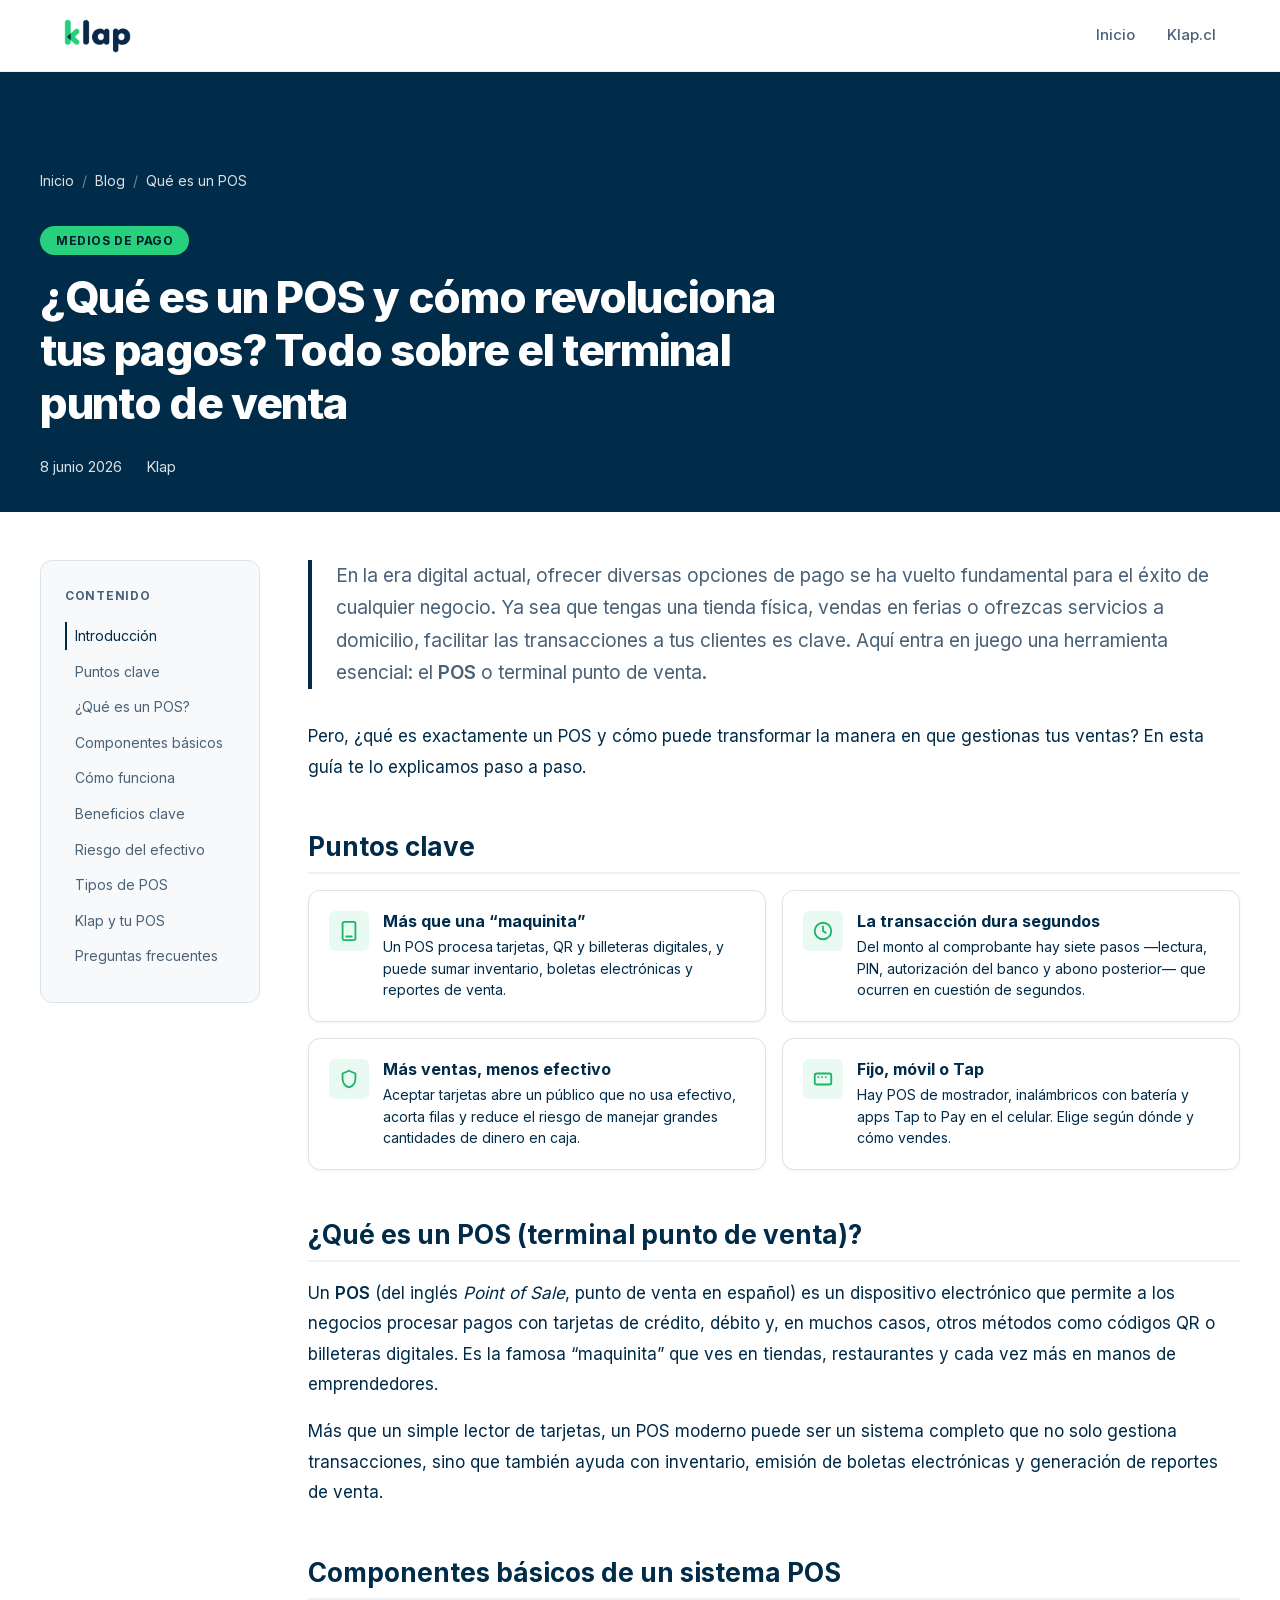
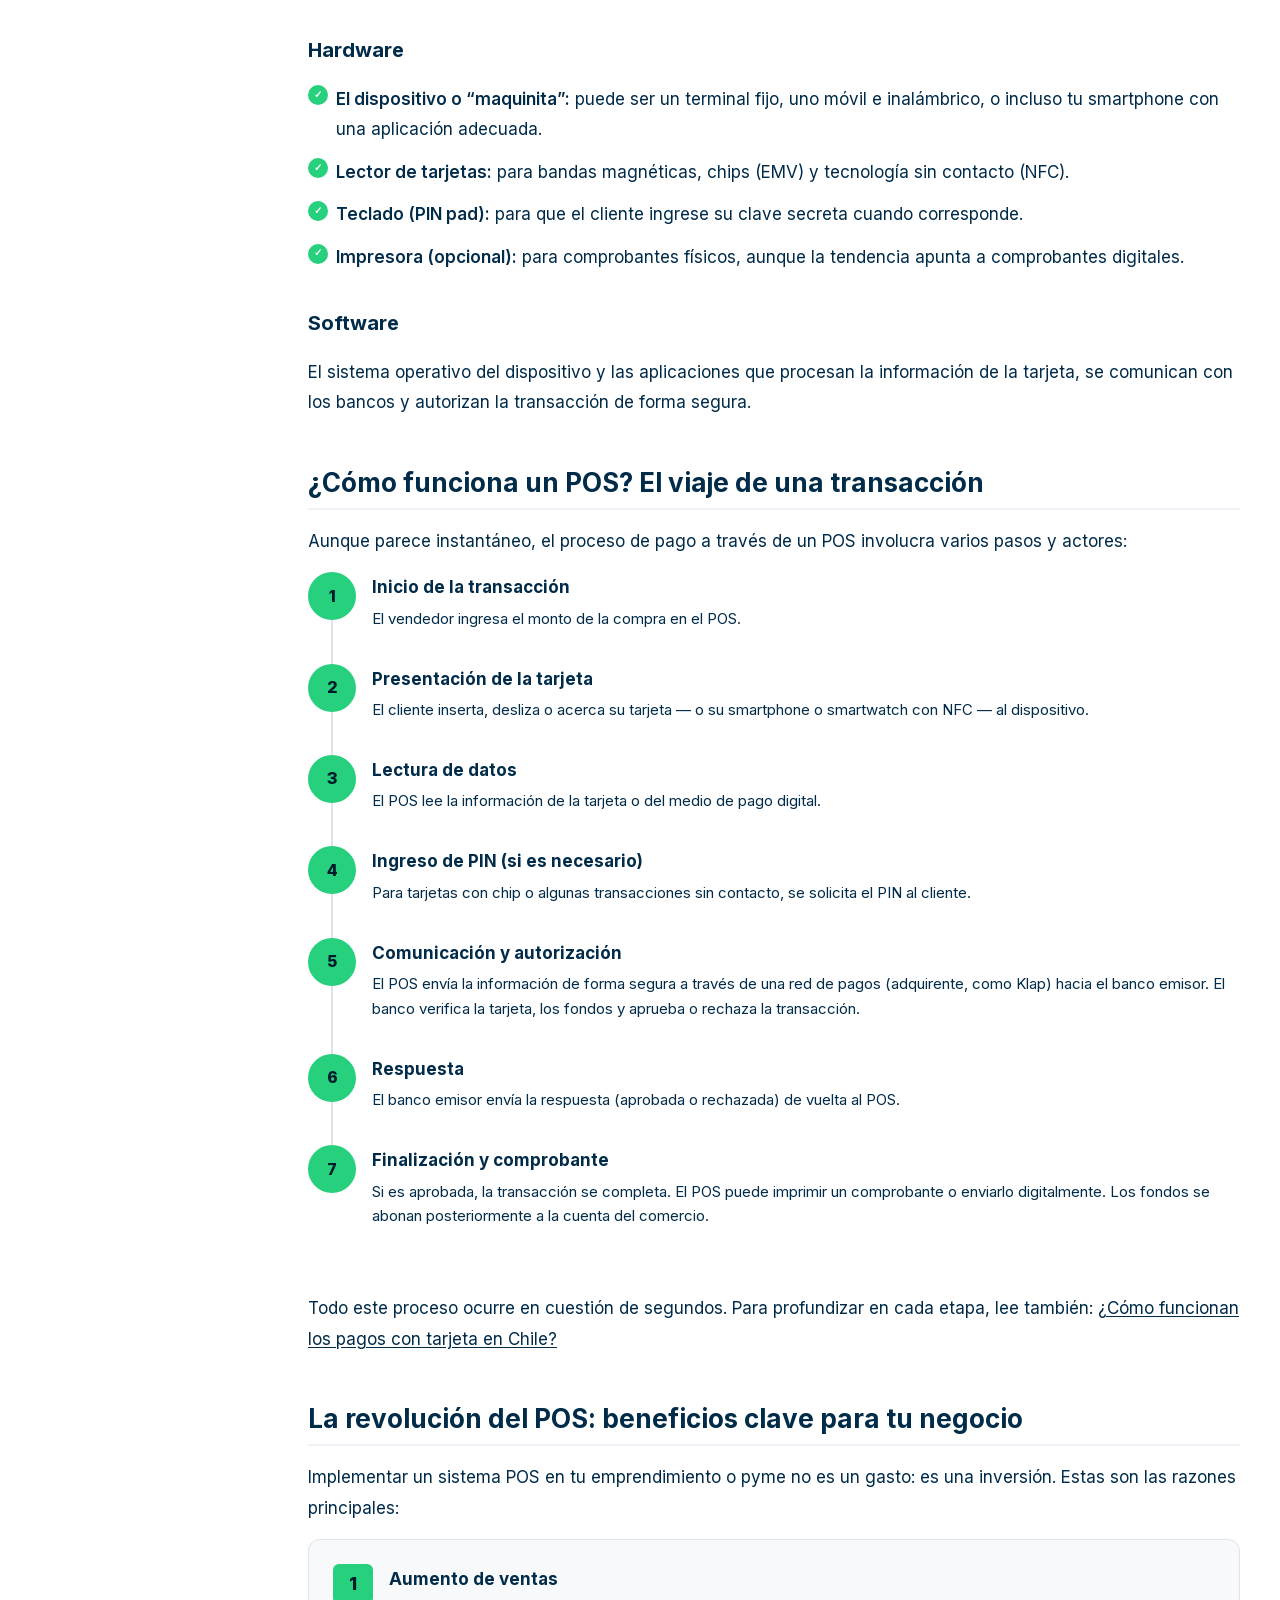
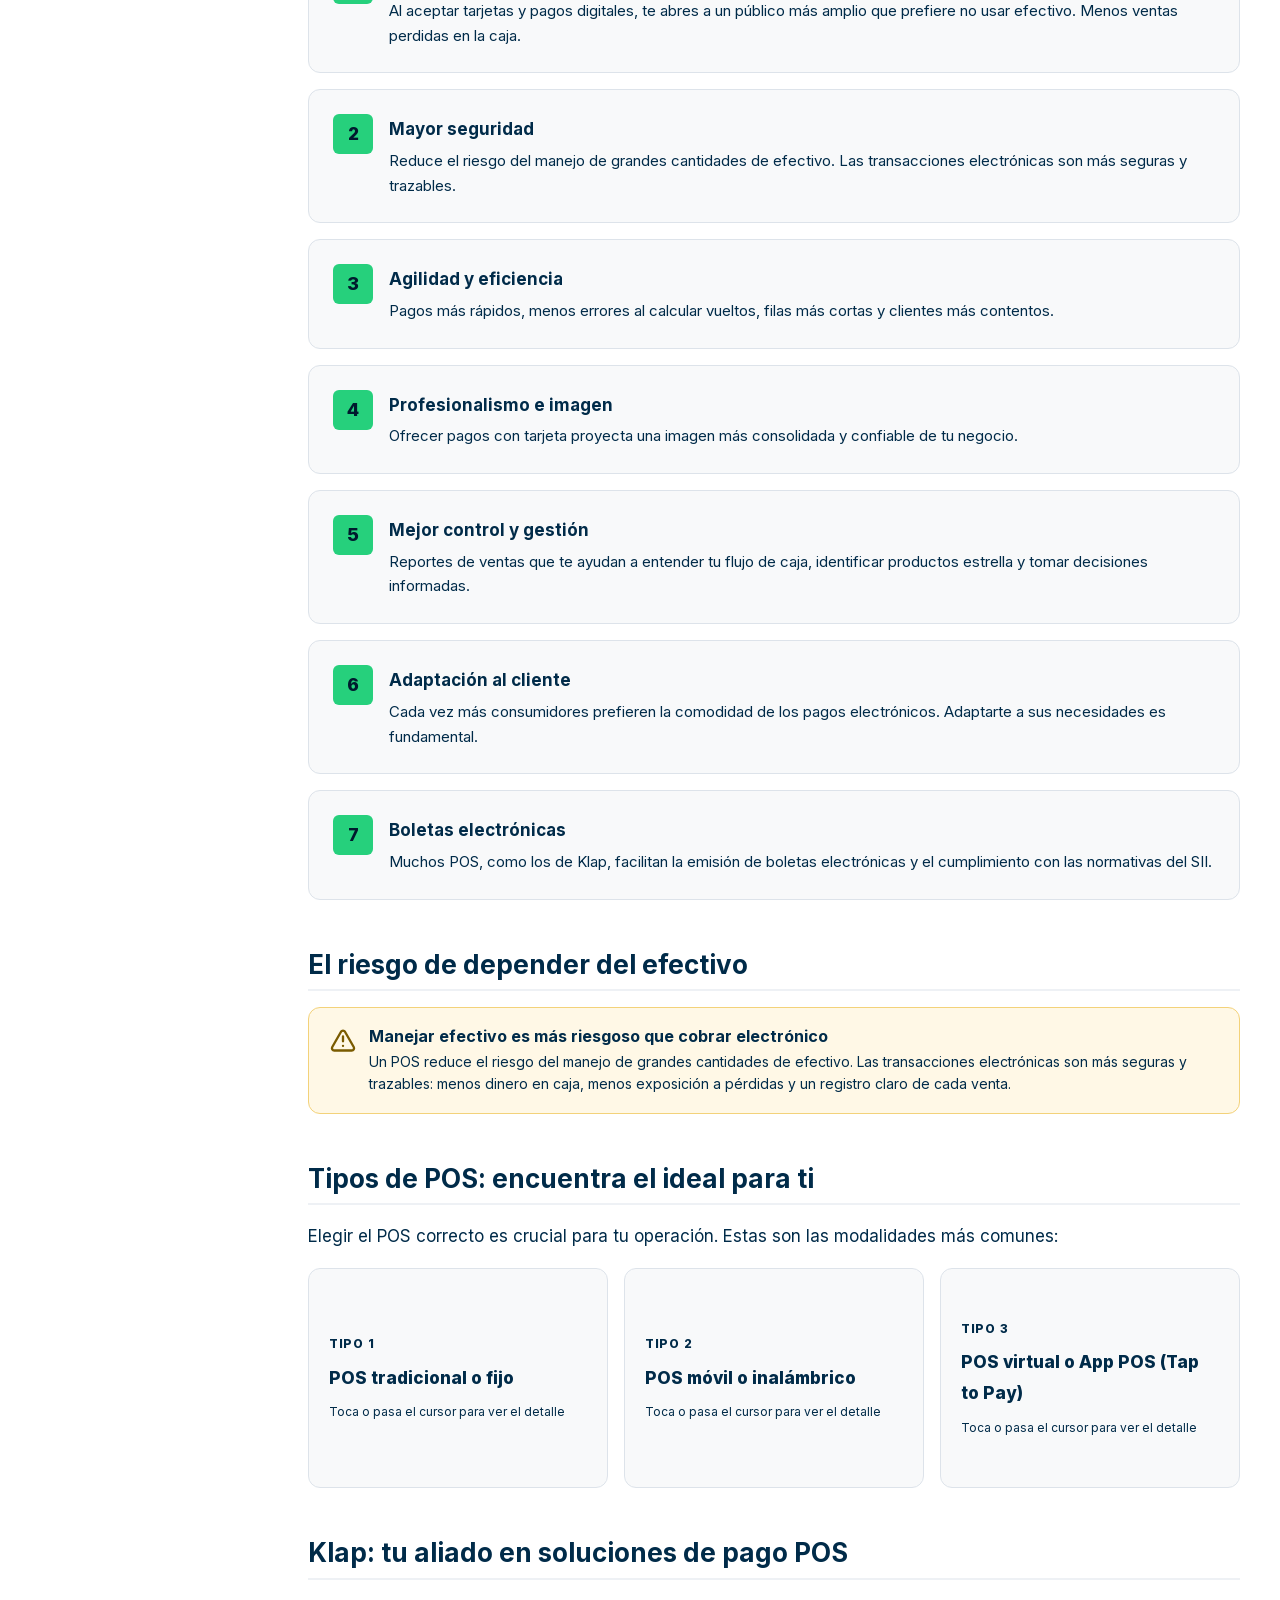
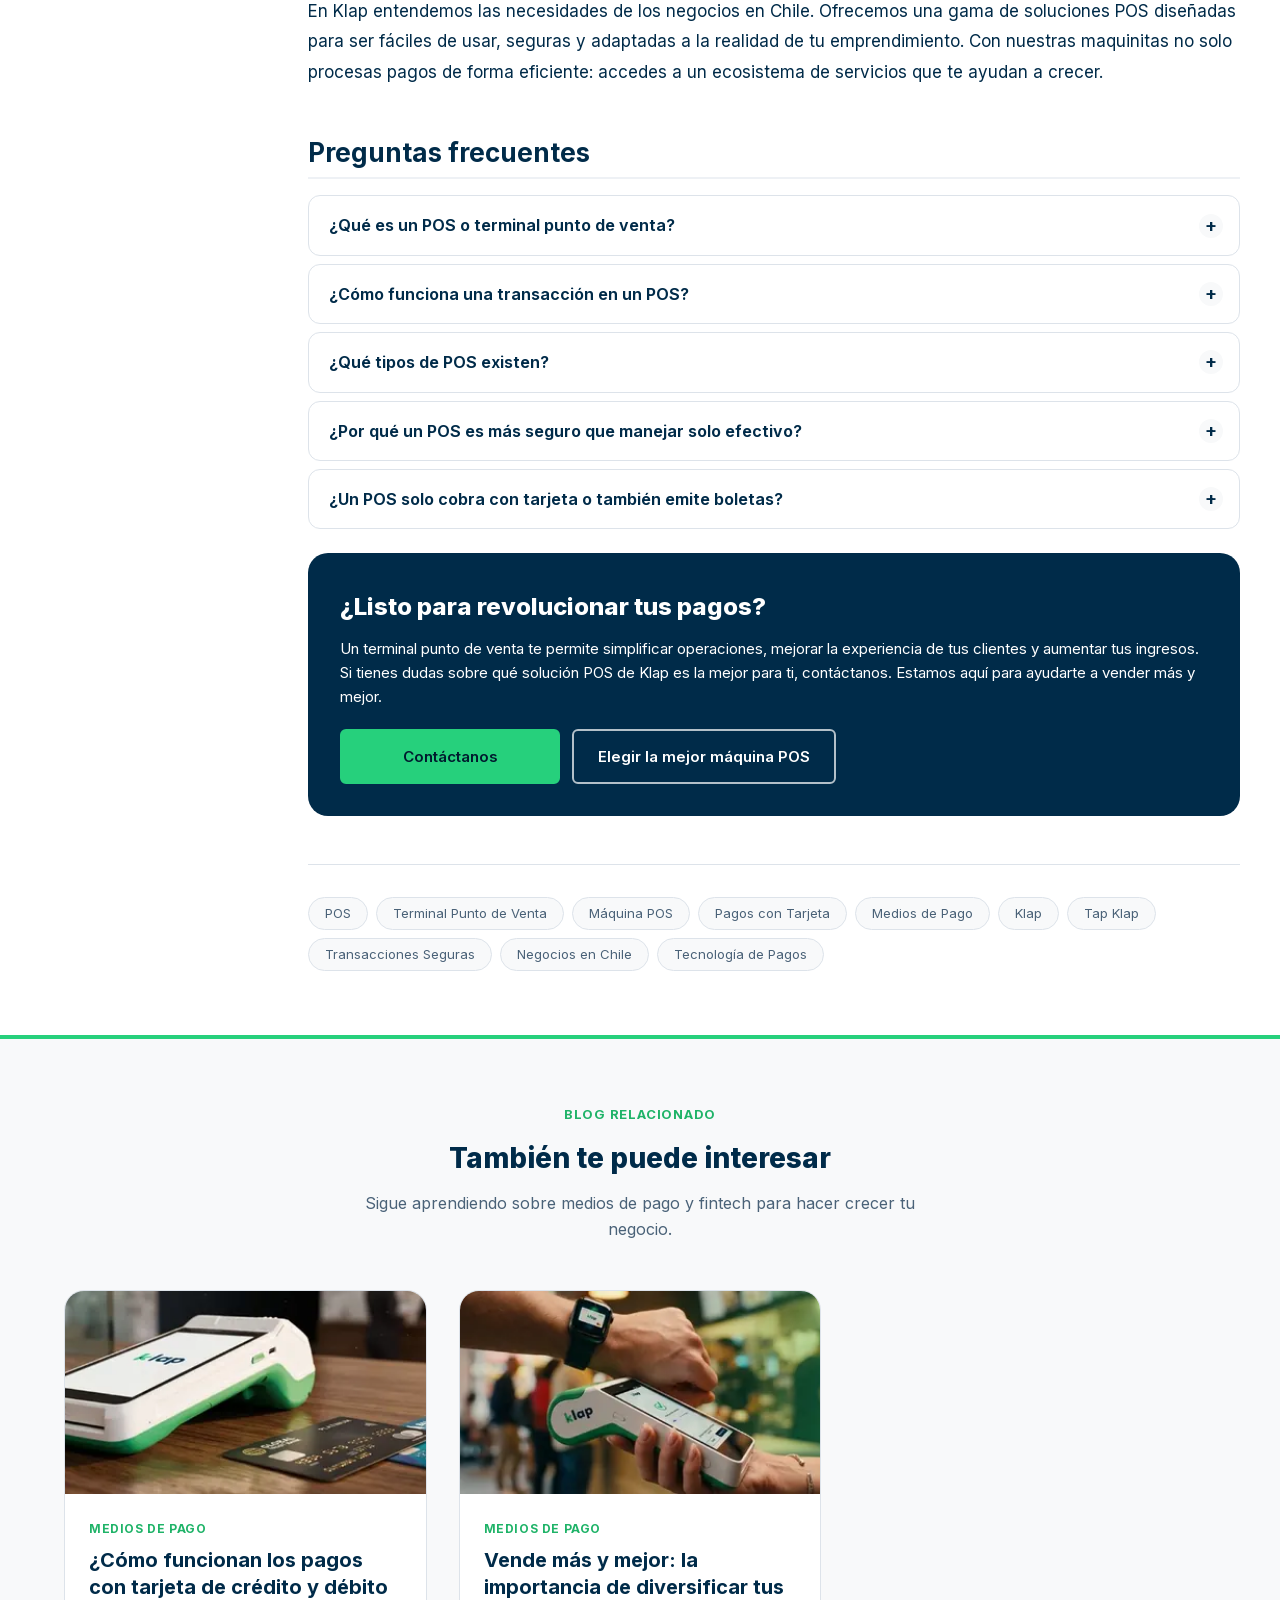
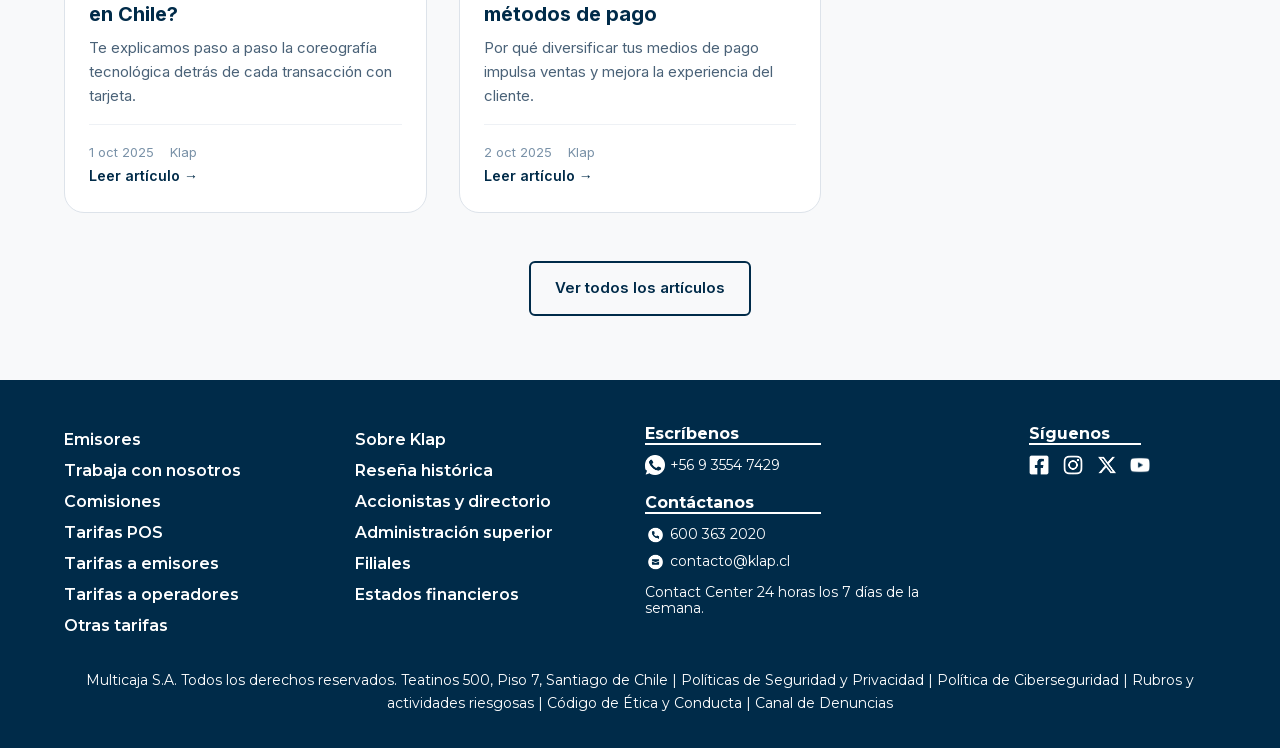
<file: posts/que-es-un-pos.html>
<!DOCTYPE html>
<html lang="es-CL">
<head>
  <meta charset="UTF-8">
  <meta name="viewport" content="width=device-width, initial-scale=1.0, viewport-fit=cover">
  <title>¿Qué es un POS y cómo revoluciona tus pagos? | Blog Klap</title>
  <meta name="description" content="Descubre qué es un terminal punto de venta (POS), cómo funciona una transacción, sus beneficios y qué tipo de POS elegir para tu negocio en Chile.">
  <meta name="keywords" content="POS, terminal punto de venta, máquina POS, pagos con tarjeta, medios de pago, Klap, Tap Klap, NFC, boleta electrónica, negocios Chile">
  <meta name="robots" content="index, follow">
  <link rel="canonical" href="https://www.klap.cl/blog-klap/-/blogs/que-es-un-pos">

  <meta property="og:type" content="article">
  <meta property="og:title" content="¿Qué es un POS y cómo revoluciona tus pagos?">
  <meta property="og:description" content="Todo sobre el terminal punto de venta: componentes, funcionamiento, beneficios y tipos de POS para tu negocio.">
  <meta property="og:url" content="https://www.klap.cl/blog-klap/-/blogs/que-es-un-pos">
  <meta property="og:image" content="assets/images/posts/que-es-un-pos-1024.webp">
  <meta property="og:locale" content="es_CL">
  <meta property="article:published_time" content="2026-06-08">
  <meta property="article:modified_time" content="2026-09-14">
  <meta property="article:author" content="Klap">

  <meta name="twitter:card" content="summary_large_image">
  <meta name="twitter:title" content="¿Qué es un POS y cómo revoluciona tus pagos?">
  <meta name="twitter:description" content="Guía completa del terminal punto de venta para emprendedores y pymes en Chile.">
  <meta name="twitter:image" content="assets/images/posts/que-es-un-pos-1024.webp">

  <link rel="stylesheet" href="../css/base.css?v=32">
  <link rel="stylesheet" href="../css/mobile.css?v=32" media="(max-width: 767px)">
  <link rel="stylesheet" href="../css/desktop.css?v=32" media="(min-width: 768px)">

  <script type="application/ld+json">
  {
    "@context": "https://schema.org",
    "@type": "Article",
    "headline": "¿Qué es un POS y cómo revoluciona tus pagos? Todo sobre el terminal punto de venta",
    "description": "Descubre qué es un terminal punto de venta (POS), cómo funciona una transacción y qué tipo de POS elegir para tu negocio en Chile.",
    "image": "assets/images/posts/que-es-un-pos-1024.webp",
    "datePublished": "2026-06-08",
    "dateModified": "2026-09-14",
    "author": { "@type": "Organization", "name": "Klap", "url": "https://www.klap.cl" },
    "publisher": {
      "@type": "Organization",
      "name": "Klap",
      "url": "https://www.klap.cl"
    },
    "mainEntityOfPage": {
      "@type": "WebPage",
      "@id": "https://www.klap.cl/blog-klap/-/blogs/que-es-un-pos"
    },
    "keywords": "POS, terminal punto de venta, pagos con tarjeta, Klap, medios de pago, Chile"
  }
  </script>
  <script type="application/ld+json">
  {
    "@context": "https://schema.org",
    "@type": "FAQPage",
    "mainEntity": [
      {
        "@type": "Question",
        "name": "¿Qué es un POS o terminal punto de venta?",
        "acceptedAnswer": {
          "@type": "Answer",
          "text": "Un POS (Point of Sale) es un dispositivo electrónico que permite a los negocios procesar pagos con tarjetas de crédito, débito y, en muchos casos, códigos QR o billeteras digitales. Un POS moderno también puede ayudar con inventario, boletas electrónicas y reportes de venta."
        }
      },
      {
        "@type": "Question",
        "name": "¿Cómo funciona una transacción en un POS?",
        "acceptedAnswer": {
          "@type": "Answer",
          "text": "El vendedor ingresa el monto, el cliente presenta su tarjeta o celular, el POS lee los datos y envía la información de forma segura al banco emisor a través de un adquirente como Klap. El banco aprueba o rechaza y, si es aprobada, se entrega un comprobante. Todo ocurre en segundos."
        }
      },
      {
        "@type": "Question",
        "name": "¿Qué tipos de POS existen?",
        "acceptedAnswer": {
          "@type": "Answer",
          "text": "Las modalidades más comunes son el POS tradicional o fijo (mostrador con corriente y red), el POS móvil o inalámbrico (batería, Wi-Fi o datos) y el POS virtual o App POS (Tap to Pay), que convierte un smartphone o tablet Android con NFC en un terminal, como Tap Klap."
        }
      },
      {
        "@type": "Question",
        "name": "¿Por qué un POS es más seguro que manejar solo efectivo?",
        "acceptedAnswer": {
          "@type": "Answer",
          "text": "Reduce el riesgo de manejar grandes cantidades de efectivo. Las transacciones electrónicas son más seguras y trazables que el dinero en caja."
        }
      },
      {
        "@type": "Question",
        "name": "¿Un POS solo cobra con tarjeta o también emite boletas?",
        "acceptedAnswer": {
          "@type": "Answer",
          "text": "Más que un lector de tarjetas, un POS moderno puede ser un sistema completo: gestiona transacciones, inventario, emisión de boletas electrónicas y reportes de venta. Muchos POS, como los de Klap, facilitan el cumplimiento con las normativas del SII."
        }
      }
    ]
  }
  </script>
</head>
<body>

  <div class="reading-progress" role="progressbar" aria-label="Progreso de lectura" aria-valuemin="0" aria-valuemax="100" aria-valuenow="0">
    <div class="reading-progress__bar"></div>
  </div>

  <header class="site-header" role="banner">
    <div class="container site-header__inner">
      <a href="../index.html" class="site-logo" aria-label="Klap — Inicio del blog">
        <img src="../assets/images/brand/klap-logo.webp" alt="Klap" class="site-logo__img" width="200" height="102" decoding="async">
      </a>
      <button type="button" class="nav-toggle" aria-label="Abrir menú" aria-expanded="false" aria-controls="site-nav">
        <span></span><span></span><span></span>
      </button>
      <nav class="site-nav" id="site-nav" aria-label="Navegación principal">
        <a href="../index.html">Inicio</a>
        <a href="https://www.klap.cl" target="_blank" rel="noopener">Klap.cl</a>
      </nav>
    </div>
  </header>

  <article itemscope itemtype="https://schema.org/Article">
    <header class="article-hero">
      <div class="article-hero__image" aria-hidden="true">
        <picture>
            <source media="(min-width: 768px)" type="image/webp" srcset="../assets/images/posts/que-es-un-pos-1024.webp">
            <img src="[data-uri]" alt="" width="1920" height="640" decoding="async">
          </picture>
      </div>
      <div class="container article-hero__overlay">
        <nav class="breadcrumb" aria-label="Ruta de navegación">
          <a href="../index.html">Inicio</a>
          <span class="breadcrumb__sep" aria-hidden="true">/</span>
          <a href="../index.html">Blog</a>
          <span class="breadcrumb__sep" aria-hidden="true">/</span>
          <span aria-current="page">Qué es un POS</span>
        </nav>
        <span class="article-hero__category">Medios de pago</span>
        <h1 class="article-hero__title" itemprop="headline">¿Qué es un POS y cómo revoluciona tus pagos? Todo sobre el terminal punto de venta</h1>
        <div class="article-hero__meta">
          <time datetime="2026-06-08" itemprop="datePublished">8 junio 2026</time>
          <span itemprop="author" itemscope itemtype="https://schema.org/Organization">
            <span itemprop="name">Klap</span>
          </span>
        </div>
      </div>
    </header>

    <div class="article-featured-image">
      <picture>
      <source media="(max-width: 767px)" type="image/webp" srcset="../assets/images/posts/que-es-un-pos-800.webp">
      <img src="[data-uri]" alt="Pago sin contacto con terminal Klap y billetera digital en un restaurante" width="800" height="450" fetchpriority="high" decoding="async">
    </picture>
    </div>

    <div class="container article-layout">
      <aside class="toc" aria-label="Tabla de contenidos">
        <button type="button" class="toc__toggle" aria-expanded="false" aria-controls="toc-panel">
          <span>Contenido del artículo</span>
          <span class="toc__toggle-icon" aria-hidden="true">▼</span>
        </button>
        <div class="toc__panel" id="toc-panel">
        <p class="toc__title">Contenido</p>
        <ol>
          <li><a href="#introduccion">Introducción</a></li>
          <li><a href="#puntos-clave">Puntos clave</a></li>
          <li><a href="#que-es-pos">¿Qué es un POS?</a></li>
          <li><a href="#componentes">Componentes básicos</a></li>
          <li><a href="#como-funciona">Cómo funciona</a></li>
          <li><a href="#beneficios">Beneficios clave</a></li>
          <li><a href="#errores-comunes">Riesgo del efectivo</a></li>
          <li><a href="#tipos-pos">Tipos de POS</a></li>
          <li><a href="#klap">Klap y tu POS</a></li>
          <li><a href="#preguntas-frecuentes">Preguntas frecuentes</a></li>
        </ol>
        </div>
      </aside>

      <div class="prose" itemprop="articleBody">

        <section id="introduccion">
          <p class="lead">En la era digital actual, ofrecer diversas opciones de pago se ha vuelto fundamental para el éxito de cualquier negocio. Ya sea que tengas una tienda física, vendas en ferias o ofrezcas servicios a domicilio, facilitar las transacciones a tus clientes es clave. Aquí entra en juego una herramienta esencial: el <strong>POS</strong> o terminal punto de venta.</p>

          <p>Pero, ¿qué es exactamente un POS y cómo puede transformar la manera en que gestionas tus ventas? En esta guía te lo explicamos paso a paso.</p>
        </section>

        <section id="puntos-clave">
          <h2>Puntos clave</h2>
          <div class="takeaways">
            <article class="takeaway-card">
              <span class="takeaway-card__icon" aria-hidden="true">
                <svg viewBox="0 0 24 24" width="22" height="22" fill="none" stroke="currentColor" stroke-width="2" stroke-linecap="round" stroke-linejoin="round"><rect x="5" y="2" width="14" height="20" rx="2"/><path d="M9 18h6"/></svg>
              </span>
              <div>
                <p class="takeaway-card__title">Más que una “maquinita”</p>
                <p class="takeaway-card__text">Un POS procesa tarjetas, QR y billeteras digitales, y puede sumar inventario, boletas electrónicas y reportes de venta.</p>
              </div>
            </article>
            <article class="takeaway-card">
              <span class="takeaway-card__icon" aria-hidden="true">
                <svg viewBox="0 0 24 24" width="22" height="22" fill="none" stroke="currentColor" stroke-width="2" stroke-linecap="round" stroke-linejoin="round"><circle cx="12" cy="12" r="9"/><path d="M12 7v5l3 2"/></svg>
              </span>
              <div>
                <p class="takeaway-card__title">La transacción dura segundos</p>
                <p class="takeaway-card__text">Del monto al comprobante hay siete pasos —lectura, PIN, autorización del banco y abono posterior— que ocurren en cuestión de segundos.</p>
              </div>
            </article>
            <article class="takeaway-card">
              <span class="takeaway-card__icon" aria-hidden="true">
                <svg viewBox="0 0 24 24" width="22" height="22" fill="none" stroke="currentColor" stroke-width="2" stroke-linecap="round" stroke-linejoin="round"><path d="M12 3l7 3v6c0 5-3.5 8.5-7 9-3.5-.5-7-4-7-9V6l7-3z"/></svg>
              </span>
              <div>
                <p class="takeaway-card__title">Más ventas, menos efectivo</p>
                <p class="takeaway-card__text">Aceptar tarjetas abre un público que no usa efectivo, acorta filas y reduce el riesgo de manejar grandes cantidades de dinero en caja.</p>
              </div>
            </article>
            <article class="takeaway-card">
              <span class="takeaway-card__icon" aria-hidden="true">
                <svg viewBox="0 0 24 24" width="22" height="22" fill="none" stroke="currentColor" stroke-width="2" stroke-linecap="round" stroke-linejoin="round"><rect x="3" y="6" width="18" height="12" rx="2"/><path d="M7 10h.01M11 10h.01M15 10h.01"/></svg>
              </span>
              <div>
                <p class="takeaway-card__title">Fijo, móvil o Tap</p>
                <p class="takeaway-card__text">Hay POS de mostrador, inalámbricos con batería y apps Tap to Pay en el celular. Elige según dónde y cómo vendes.</p>
              </div>
            </article>
          </div>
        </section>

        <section id="que-es-pos">
          <h2>¿Qué es un POS (terminal punto de venta)?</h2>
          <p>Un <strong>POS</strong> (del inglés <em>Point of Sale</em>, punto de venta en español) es un dispositivo electrónico que permite a los negocios procesar pagos con tarjetas de crédito, débito y, en muchos casos, otros métodos como códigos QR o billeteras digitales. Es la famosa “maquinita” que ves en tiendas, restaurantes y cada vez más en manos de emprendedores.</p>

          <p>Más que un simple lector de tarjetas, un POS moderno puede ser un sistema completo que no solo gestiona transacciones, sino que también ayuda con inventario, emisión de boletas electrónicas y generación de reportes de venta.</p>
        </section>

        <section id="componentes">
          <h2>Componentes básicos de un sistema POS</h2>

          <h3>Hardware</h3>
          <ul class="checklist">
            <li><strong>El dispositivo o “maquinita”:</strong> puede ser un terminal fijo, uno móvil e inalámbrico, o incluso tu smartphone con una aplicación adecuada.</li>
            <li><strong>Lector de tarjetas:</strong> para bandas magnéticas, chips (EMV) y tecnología sin contacto (NFC).</li>
            <li><strong>Teclado (PIN pad):</strong> para que el cliente ingrese su clave secreta cuando corresponde.</li>
            <li><strong>Impresora (opcional):</strong> para comprobantes físicos, aunque la tendencia apunta a comprobantes digitales.</li>
          </ul>

          <h3>Software</h3>
          <p>El sistema operativo del dispositivo y las aplicaciones que procesan la información de la tarjeta, se comunican con los bancos y autorizan la transacción de forma segura.</p>
        </section>

        <section id="como-funciona">
          <h2>¿Cómo funciona un POS? El viaje de una transacción</h2>
          <p>Aunque parece instantáneo, el proceso de pago a través de un POS involucra varios pasos y actores:</p>

          <div class="steps">
            <div class="step">
              <span class="step__marker" aria-hidden="true">1</span>
              <div>
                <p class="step__title">Inicio de la transacción</p>
                <p class="step__text">El vendedor ingresa el monto de la compra en el POS.</p>
              </div>
            </div>
            <div class="step">
              <span class="step__marker" aria-hidden="true">2</span>
              <div>
                <p class="step__title">Presentación de la tarjeta</p>
                <p class="step__text">El cliente inserta, desliza o acerca su tarjeta — o su smartphone o smartwatch con NFC — al dispositivo.</p>
              </div>
            </div>
            <div class="step">
              <span class="step__marker" aria-hidden="true">3</span>
              <div>
                <p class="step__title">Lectura de datos</p>
                <p class="step__text">El POS lee la información de la tarjeta o del medio de pago digital.</p>
              </div>
            </div>
            <div class="step">
              <span class="step__marker" aria-hidden="true">4</span>
              <div>
                <p class="step__title">Ingreso de PIN (si es necesario)</p>
                <p class="step__text">Para tarjetas con chip o algunas transacciones sin contacto, se solicita el PIN al cliente.</p>
              </div>
            </div>
            <div class="step">
              <span class="step__marker" aria-hidden="true">5</span>
              <div>
                <p class="step__title">Comunicación y autorización</p>
                <p class="step__text">El POS envía la información de forma segura a través de una red de pagos (adquirente, como Klap) hacia el banco emisor. El banco verifica la tarjeta, los fondos y aprueba o rechaza la transacción.</p>
              </div>
            </div>
            <div class="step">
              <span class="step__marker" aria-hidden="true">6</span>
              <div>
                <p class="step__title">Respuesta</p>
                <p class="step__text">El banco emisor envía la respuesta (aprobada o rechazada) de vuelta al POS.</p>
              </div>
            </div>
            <div class="step">
              <span class="step__marker" aria-hidden="true">7</span>
              <div>
                <p class="step__title">Finalización y comprobante</p>
                <p class="step__text">Si es aprobada, la transacción se completa. El POS puede imprimir un comprobante o enviarlo digitalmente. Los fondos se abonan posteriormente a la cuenta del comercio.</p>
              </div>
            </div>
          </div>

          <p>Todo este proceso ocurre en cuestión de segundos. Para profundizar en cada etapa, lee también: <a href="pagos-tarjeta-credito-debito-chile.html">¿Cómo funcionan los pagos con tarjeta en Chile?</a></p>
        </section>

        <section id="beneficios">
          <h2>La revolución del POS: beneficios clave para tu negocio</h2>
          <p>Implementar un sistema POS en tu emprendimiento o pyme no es un gasto: es una inversión. Estas son las razones principales:</p>

          <div class="reason-cards">
            <div class="reason-card">
              <span class="reason-card__number" aria-hidden="true">1</span>
              <div>
                <p class="reason-card__title">Aumento de ventas</p>
                <p class="reason-card__text">Al aceptar tarjetas y pagos digitales, te abres a un público más amplio que prefiere no usar efectivo. Menos ventas perdidas en la caja.</p>
              </div>
            </div>
            <div class="reason-card">
              <span class="reason-card__number" aria-hidden="true">2</span>
              <div>
                <p class="reason-card__title">Mayor seguridad</p>
                <p class="reason-card__text">Reduce el riesgo del manejo de grandes cantidades de efectivo. Las transacciones electrónicas son más seguras y trazables.</p>
              </div>
            </div>
            <div class="reason-card">
              <span class="reason-card__number" aria-hidden="true">3</span>
              <div>
                <p class="reason-card__title">Agilidad y eficiencia</p>
                <p class="reason-card__text">Pagos más rápidos, menos errores al calcular vueltos, filas más cortas y clientes más contentos.</p>
              </div>
            </div>
            <div class="reason-card">
              <span class="reason-card__number" aria-hidden="true">4</span>
              <div>
                <p class="reason-card__title">Profesionalismo e imagen</p>
                <p class="reason-card__text">Ofrecer pagos con tarjeta proyecta una imagen más consolidada y confiable de tu negocio.</p>
              </div>
            </div>
            <div class="reason-card">
              <span class="reason-card__number" aria-hidden="true">5</span>
              <div>
                <p class="reason-card__title">Mejor control y gestión</p>
                <p class="reason-card__text">Reportes de ventas que te ayudan a entender tu flujo de caja, identificar productos estrella y tomar decisiones informadas.</p>
              </div>
            </div>
            <div class="reason-card">
              <span class="reason-card__number" aria-hidden="true">6</span>
              <div>
                <p class="reason-card__title">Adaptación al cliente</p>
                <p class="reason-card__text">Cada vez más consumidores prefieren la comodidad de los pagos electrónicos. Adaptarte a sus necesidades es fundamental.</p>
              </div>
            </div>
            <div class="reason-card">
              <span class="reason-card__number" aria-hidden="true">7</span>
              <div>
                <p class="reason-card__title">Boletas electrónicas</p>
                <p class="reason-card__text">Muchos POS, como los de Klap, facilitan la emisión de boletas electrónicas y el cumplimiento con las normativas del SII.</p>
              </div>
            </div>
          </div>
        </section>

        <section id="errores-comunes">
          <h2>El riesgo de depender del efectivo</h2>
          <div class="alert alert--warning" role="note">
            <span class="alert__icon" aria-hidden="true">
              <svg viewBox="0 0 24 24" width="28" height="28" fill="none" stroke="currentColor" stroke-width="2" stroke-linecap="round" stroke-linejoin="round"><path d="M12 9v4M12 17h.01"/><path d="M10.3 4.9L2.8 18a2 2 0 001.7 3h15a2 2 0 001.7-3L13.7 4.9a2 2 0 00-3.4 0z"/></svg>
            </span>
            <div>
              <p class="alert__title">Manejar efectivo es más riesgoso que cobrar electrónico</p>
              <p class="alert__text">Un POS reduce el riesgo del manejo de grandes cantidades de efectivo. Las transacciones electrónicas son más seguras y trazables: menos dinero en caja, menos exposición a pérdidas y un registro claro de cada venta.</p>
            </div>
          </div>
        </section>

        <section id="tipos-pos">
          <h2>Tipos de POS: encuentra el ideal para ti</h2>
          <p>Elegir el POS correcto es crucial para tu operación. Estas son las modalidades más comunes:</p>

          <div class="flip-grid">
            <article class="flip-card" aria-label="POS tradicional o fijo. Toca para ver el detalle.">
              <div class="flip-card__inner">
                <div class="flip-card__face flip-card__front">
                  <p class="flip-card__num">Tipo 1</p>
                  <p class="flip-card__title">POS tradicional o fijo</p>
                  <p class="flip-card__hint">Toca o pasa el cursor para ver el detalle</p>
                </div>
                <div class="flip-card__face flip-card__back">
                  <p class="flip-card__num">Ideal para</p>
                  <p class="flip-card__title">POS tradicional o fijo</p>
                  <p class="flip-card__text">Terminales robustos, conectados a corriente y red en un mostrador. Ideales para alto volumen en un punto fijo: supermercados, farmacias o tiendas grandes.</p>
                </div>
              </div>
            </article>
            <article class="flip-card" aria-label="POS móvil o inalámbrico. Toca para ver el detalle.">
              <div class="flip-card__inner">
                <div class="flip-card__face flip-card__front">
                  <p class="flip-card__num">Tipo 2</p>
                  <p class="flip-card__title">POS móvil o inalámbrico</p>
                  <p class="flip-card__hint">Toca o pasa el cursor para ver el detalle</p>
                </div>
                <div class="flip-card__face flip-card__back">
                  <p class="flip-card__num">Ideal para</p>
                  <p class="flip-card__title">POS móvil o inalámbrico</p>
                  <p class="flip-card__text">Dispositivos livianos con batería, Wi-Fi o datos móviles. Perfectos para restaurantes (cobro en la mesa), ferias, food trucks o servicios a domicilio.</p>
                </div>
              </div>
            </article>
            <article class="flip-card" aria-label="POS virtual o App POS (Tap to Pay). Toca para ver el detalle.">
              <div class="flip-card__inner">
                <div class="flip-card__face flip-card__front">
                  <p class="flip-card__num">Tipo 3</p>
                  <p class="flip-card__title">POS virtual o App POS (Tap to Pay)</p>
                  <p class="flip-card__hint">Toca o pasa el cursor para ver el detalle</p>
                </div>
                <div class="flip-card__face flip-card__back">
                  <p class="flip-card__num">Ideal para</p>
                  <p class="flip-card__title">POS virtual o App POS (Tap to Pay)</p>
                  <p class="flip-card__text">Transforma tu smartphone o tablet Android con NFC en un terminal de pago. Ideal para emprendedores que buscan portabilidad con inversión mínima. Klap ofrece <strong>Tap Klap</strong> como ejemplo de esta modalidad.</p>
                </div>
              </div>
            </article>
          </div>
        </section>

        <section id="klap">
          <h2>Klap: tu aliado en soluciones de pago POS</h2>
          <p>En Klap entendemos las necesidades de los negocios en Chile. Ofrecemos una gama de soluciones POS diseñadas para ser fáciles de usar, seguras y adaptadas a la realidad de tu emprendimiento. Con nuestras maquinitas no solo procesas pagos de forma eficiente: accedes a un ecosistema de servicios que te ayudan a crecer.</p>
        </section>

        <section id="preguntas-frecuentes">
          <h2>Preguntas frecuentes</h2>
          <div class="faq">
            <details class="faq-item">
              <summary>¿Qué es un POS o terminal punto de venta?</summary>
              <div class="faq-item__answer">
                <p>Un POS (Point of Sale) es un dispositivo electrónico que permite a los negocios procesar pagos con tarjetas de crédito, débito y, en muchos casos, códigos QR o billeteras digitales. Un POS moderno también puede ayudar con inventario, boletas electrónicas y reportes de venta.</p>
              </div>
            </details>
            <details class="faq-item">
              <summary>¿Cómo funciona una transacción en un POS?</summary>
              <div class="faq-item__answer">
                <p>El vendedor ingresa el monto, el cliente presenta su tarjeta o celular, el POS lee los datos y envía la información de forma segura al banco emisor a través de un adquirente como Klap. El banco aprueba o rechaza y, si es aprobada, se entrega un comprobante. Todo ocurre en segundos.</p>
              </div>
            </details>
            <details class="faq-item">
              <summary>¿Qué tipos de POS existen?</summary>
              <div class="faq-item__answer">
                <p>Las modalidades más comunes son el POS tradicional o fijo (mostrador con corriente y red), el POS móvil o inalámbrico (batería, Wi-Fi o datos) y el POS virtual o App POS (Tap to Pay), que convierte un smartphone o tablet Android con NFC en un terminal, como Tap Klap.</p>
              </div>
            </details>
            <details class="faq-item">
              <summary>¿Por qué un POS es más seguro que manejar solo efectivo?</summary>
              <div class="faq-item__answer">
                <p>Reduce el riesgo de manejar grandes cantidades de efectivo. Las transacciones electrónicas son más seguras y trazables que el dinero en caja.</p>
              </div>
            </details>
            <details class="faq-item">
              <summary>¿Un POS solo cobra con tarjeta o también emite boletas?</summary>
              <div class="faq-item__answer">
                <p>Más que un lector de tarjetas, un POS moderno puede ser un sistema completo: gestiona transacciones, inventario, emisión de boletas electrónicas y reportes de venta. Muchos POS, como los de Klap, facilitan el cumplimiento con las normativas del SII.</p>
              </div>
            </details>
          </div>
        </section>

        <div class="article-cta">
          <p class="article-cta__title">¿Listo para revolucionar tus pagos?</p>
          <p class="article-cta__text">Un terminal punto de venta te permite simplificar operaciones, mejorar la experiencia de tus clientes y aumentar tus ingresos. Si tienes dudas sobre qué solución POS de Klap es la mejor para ti, contáctanos. Estamos aquí para ayudarte a vender más y mejor.</p>
          <div class="article-cta__actions">
            <a class="btn btn--solid" href="https://www.klap.cl/contacto" target="_blank" rel="noopener">Contáctanos</a>
            <a class="btn btn--ghost" href="elegir-mejor-maquina-pos.html">Elegir la mejor máquina POS</a>
          </div>
        </div>

        <div class="tags" aria-label="Palabras clave">
          <span class="tag">POS</span>
          <span class="tag">Terminal Punto de Venta</span>
          <span class="tag">Máquina POS</span>
          <span class="tag">Pagos con Tarjeta</span>
          <span class="tag">Medios de Pago</span>
          <span class="tag">Klap</span>
          <span class="tag">Tap Klap</span>
          <span class="tag">Transacciones Seguras</span>
          <span class="tag">Negocios en Chile</span>
          <span class="tag">Tecnología de Pagos</span>
        </div>
      </div>
    </div>
  </article>

  <section class="related-posts" aria-labelledby="related-title">
    <div class="container">
      <header class="related-posts__header">
        <p class="related-posts__label">Blog relacionado</p>
        <h2 id="related-title" class="related-posts__title">También te puede interesar</h2>
        <p class="related-posts__subtitle">Sigue aprendiendo sobre medios de pago y fintech para hacer crecer tu negocio.</p>
      </header>

      <div class="posts-grid related-posts__grid">
        <article class="post-card">
          <div class="post-card__image">
            <a href="pagos-tarjeta-credito-debito-chile.html" tabindex="-1" aria-hidden="true">
              <img src="../assets/images/posts/pagos-tarjeta-credito-debito-chile-800.webp" srcset="../assets/images/posts/pagos-tarjeta-credito-debito-chile-800.webp 800w, ../assets/images/posts/pagos-tarjeta-credito-debito-chile-1024.webp 1024w" sizes="(max-width: 767px) calc(100vw - 48px), 380px" alt="¿Cómo funcionan los pagos con tarjeta de crédito y débito en Chile?" width="1024" height="249" loading="lazy" decoding="async">
            </a>
          </div>
          <div class="post-card__body">
            <span class="post-card__category">Medios de pago</span>
            <h3 class="post-card__title"><a href="pagos-tarjeta-credito-debito-chile.html">¿Cómo funcionan los pagos con tarjeta de crédito y débito en Chile?</a></h3>
            <p class="post-card__excerpt">Te explicamos paso a paso la coreografía tecnológica detrás de cada transacción con tarjeta.</p>
            <div class="post-card__meta"><time datetime="2025-10-01">1 oct 2025</time><span>Klap</span></div>
            <a href="pagos-tarjeta-credito-debito-chile.html" class="post-card__read-more">Leer artículo →</a>
          </div>
        </article>

        <article class="post-card">
          <div class="post-card__image">
            <a href="diversificar-metodos-de-pago.html" tabindex="-1" aria-hidden="true">
              <img src="../assets/images/posts/diversificar-metodos-de-pago-800.webp" srcset="../assets/images/posts/diversificar-metodos-de-pago-800.webp 800w, ../assets/images/posts/diversificar-metodos-de-pago-1024.webp 1024w" sizes="(max-width: 767px) calc(100vw - 48px), 380px" alt="Diversificar métodos de pago" width="800" height="450" loading="lazy" decoding="async">
            </a>
          </div>
          <div class="post-card__body">
            <span class="post-card__category">Medios de pago</span>
            <h3 class="post-card__title"><a href="diversificar-metodos-de-pago.html">Vende más y mejor: la importancia de diversificar tus métodos de pago</a></h3>
            <p class="post-card__excerpt">Por qué diversificar tus medios de pago impulsa ventas y mejora la experiencia del cliente.</p>
            <div class="post-card__meta"><time datetime="2025-10-02">2 oct 2025</time><span>Klap</span></div>
            <a href="diversificar-metodos-de-pago.html" class="post-card__read-more">Leer artículo →</a>
          </div>
        </article>
      </div>

      <div class="related-posts__footer">
        <a href="../index.html" class="btn btn--outline">Ver todos los artículos</a>
      </div>
    </div>
  </section>

  <footer class="site-footer" role="contentinfo">
    <div class="container">
      <div class="site-footer__grid">
        <nav class="site-footer__col" aria-label="Emisores y tarifas">
          <ul class="site-footer__list">
            <li><a href="https://www.klap.cl/emisores" target="_blank" rel="noopener">Emisores</a></li>
            <li><a href="https://www.klap.cl/trabaja-con-nosotros1" target="_blank" rel="noopener">Trabaja con nosotros</a></li>
            <li><a href="https://www.klap.cl/comisiones" target="_blank" rel="noopener">Comisiones</a></li>
            <li><a href="https://www.klap.cl/tarifas-pos" target="_blank" rel="noopener">Tarifas POS</a></li>
            <li><a href="https://www.klap.cl/tarifas-a-emisores" target="_blank" rel="noopener">Tarifas a emisores</a></li>
            <li><a href="https://www.klap.cl/tarifas-a-operadores" target="_blank" rel="noopener">Tarifas a operadores</a></li>
            <li><a href="https://www.klap.cl/otras-tarifas" target="_blank" rel="noopener">Otras tarifas</a></li>
          </ul>
        </nav>

        <nav class="site-footer__col" aria-label="Sobre Klap">
          <ul class="site-footer__list">
            <li><a href="https://www.klap.cl/corporativo" target="_blank" rel="noopener">Sobre Klap</a></li>
            <li><a href="https://www.klap.cl/corporativo/resena-historica" target="_blank" rel="noopener">Reseña histórica</a></li>
            <li><a href="https://www.klap.cl/corporativo/accionistas-y-directorio" target="_blank" rel="noopener">Accionistas y directorio</a></li>
            <li><a href="https://www.klap.cl/corporativo/administracion-superior" target="_blank" rel="noopener">Administración superior</a></li>
            <li><a href="https://www.klap.cl/corporativo/filiales" target="_blank" rel="noopener">Filiales</a></li>
            <li><a href="https://www.klap.cl/corporativo/estados-financieros" target="_blank" rel="noopener">Estados financieros</a></li>
          </ul>
        </nav>

        <div class="site-footer__col site-footer__contact">
          <p class="site-footer__heading">Escríbenos</p>
          <p class="site-footer__row">
            <img class="site-footer__icon" src="../assets/icons/footer/whatsapp.png" alt="Teléfono Whatsapp" width="20" height="20">
            <a class="site-footer__whatsapp" href="https://api.whatsapp.com/send?phone=56935547429" target="_blank" rel="noopener">+56 9 3554 7429</a>
          </p>
          <p class="site-footer__heading">Contáctanos</p>
          <p class="site-footer__row">
            <img class="site-footer__icon" src="../assets/icons/footer/phone.png" alt="Teléfono" width="20" height="20">
            <a href="tel:6003632020">600 363 2020</a>
          </p>
          <p class="site-footer__row">
            <img class="site-footer__icon" src="../assets/icons/footer/email.png" alt="Correo Contacto" width="20" height="20">
            <a href="mailto:contacto@klap.cl">contacto@klap.cl</a>
          </p>
          <p class="site-footer__hours">Contact Center 24 horas los 7 días de la semana.</p>
        </div>

        <div class="site-footer__col site-footer__social">
          <p class="site-footer__heading">Síguenos</p>
          <div class="site-footer__rrss">
            <a href="https://www.facebook.com/Klap.Chile/" target="_blank" rel="noopener" aria-label="Facebook">
              <img class="site-footer__icon" src="../assets/icons/footer/facebook.png" alt="Facebook" width="20" height="20">
            </a>
            <a href="https://www.instagram.com/KlapChile/" target="_blank" rel="noopener" aria-label="Instagram">
              <img class="site-footer__icon" src="../assets/icons/footer/instagram.png" alt="Instagram" width="20" height="20">
            </a>
            <a href="https://twitter.com/KlapCL" target="_blank" rel="noopener" aria-label="X">
              <img class="site-footer__icon" src="../assets/icons/footer/x.png" alt="X" width="20" height="20">
            </a>
            <a href="https://www.youtube.com/channel/UC9lYDc6nnPbQkR2c2wWHtZg?view_as=subscriber" target="_blank" rel="noopener" aria-label="YouTube">
              <img class="site-footer__icon" src="../assets/icons/footer/youtube.png" alt="Youtube" width="20" height="20">
            </a>
          </div>
        </div>
      </div>

      <p class="site-footer__legal">
        Multicaja S.A. Todos los derechos reservados. Teatinos 500, Piso 7, Santiago de Chile |
        <a href="https://www.klap.cl/home-comercios/politica-de-seguridad" target="_blank" rel="noopener">Políticas de Seguridad y Privacidad</a>
        |
        <a href="https://www.klap.cl/documents/34450/0/Politica_de_Seguridad_de_la_Informacion_Ciberseguridad_V8.2.pdf/9d4c741d-688f-0311-f4cd-349dcd6ccf31?t=1769457745805" target="_blank" rel="noopener">Política de Ciberseguridad</a>
        |
        <a href="https://www.klap.cl/documents/34450/134565/rubros_y_actividades_riesgosas.pdf" target="_blank" rel="noopener">Rubros y actividades riesgosas</a>
        |
        <a href="https://www.klap.cl/documents/34450/134565/Codigo_de_etica_y_conducta_Klap.pdf" target="_blank" rel="noopener">Código de Ética y Conducta</a>
        |
        <a href="https://sonda.ines.cl/klap/formulario/" target="_blank" rel="noopener">Canal de Denuncias</a>
      </p>
    </div>
  </footer>

  <script src="../js/main.js?v=5" defer></script>
</body>
</html>
</file>
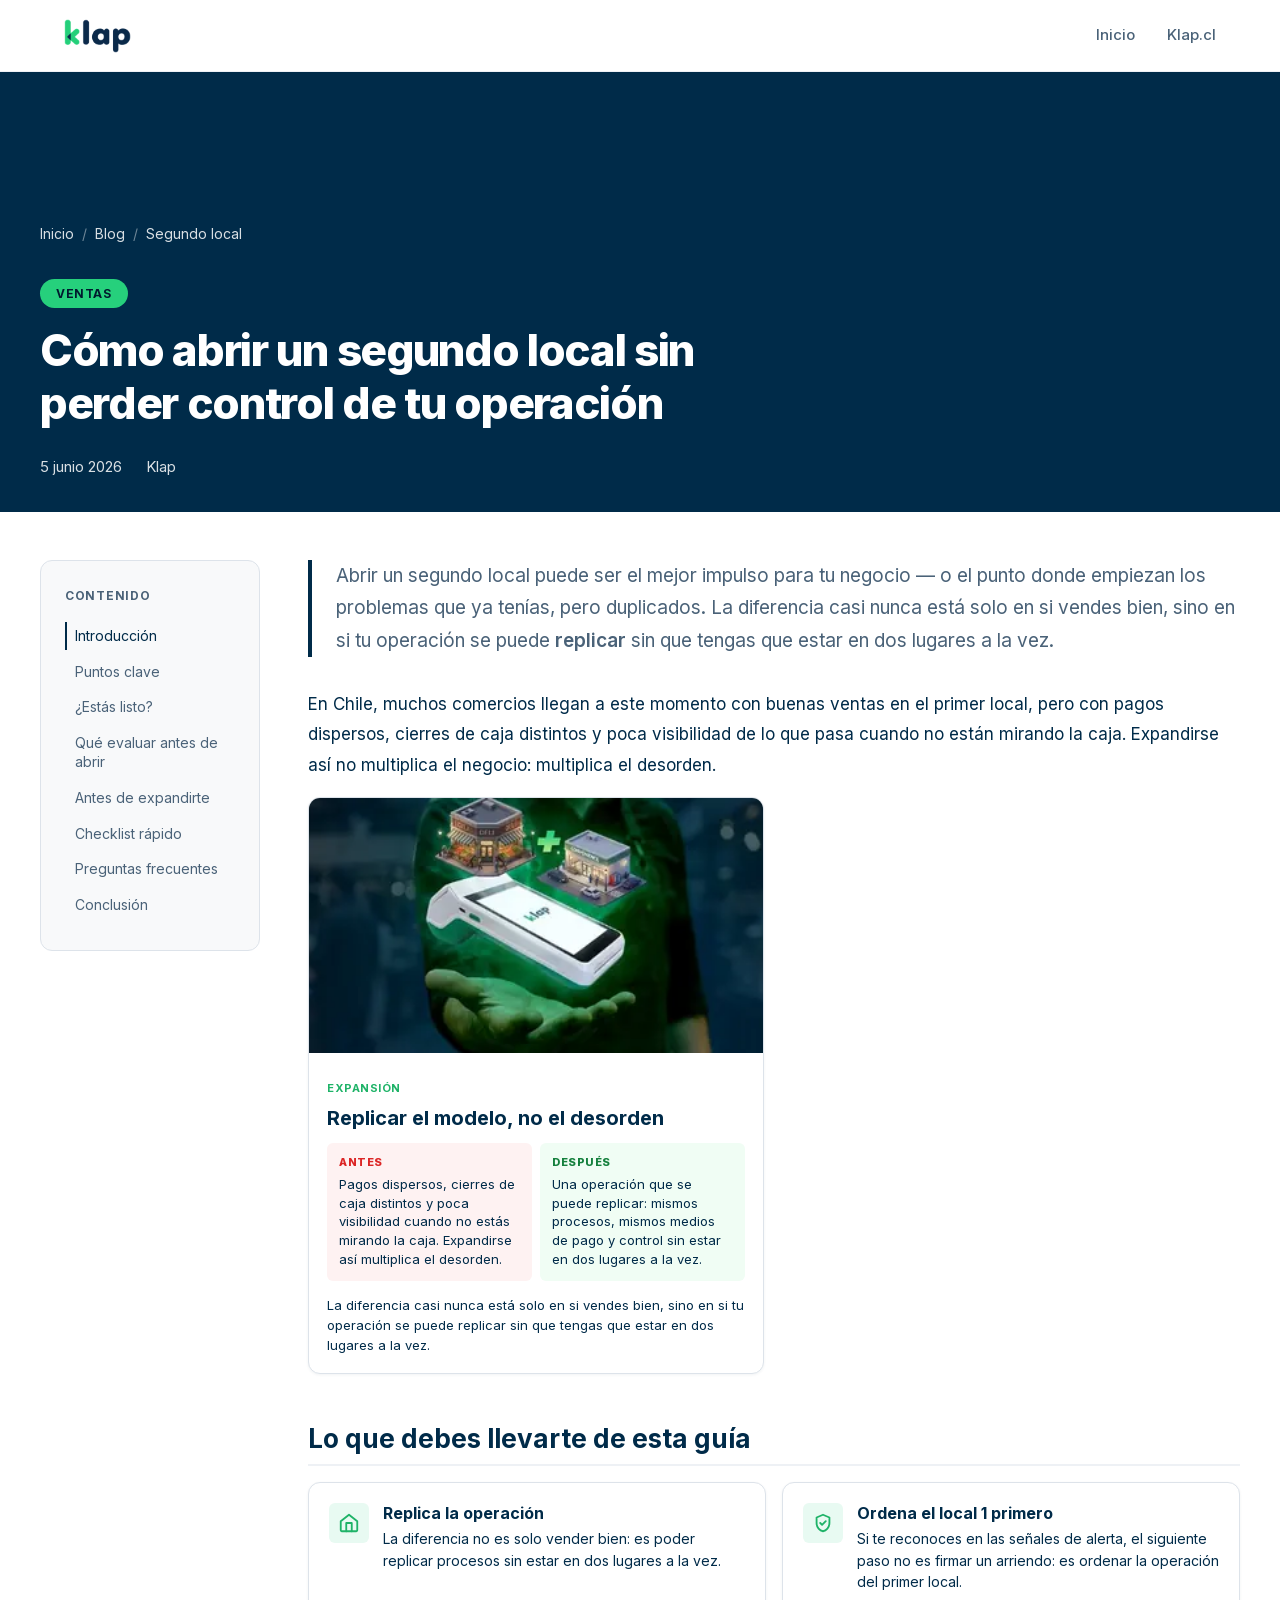
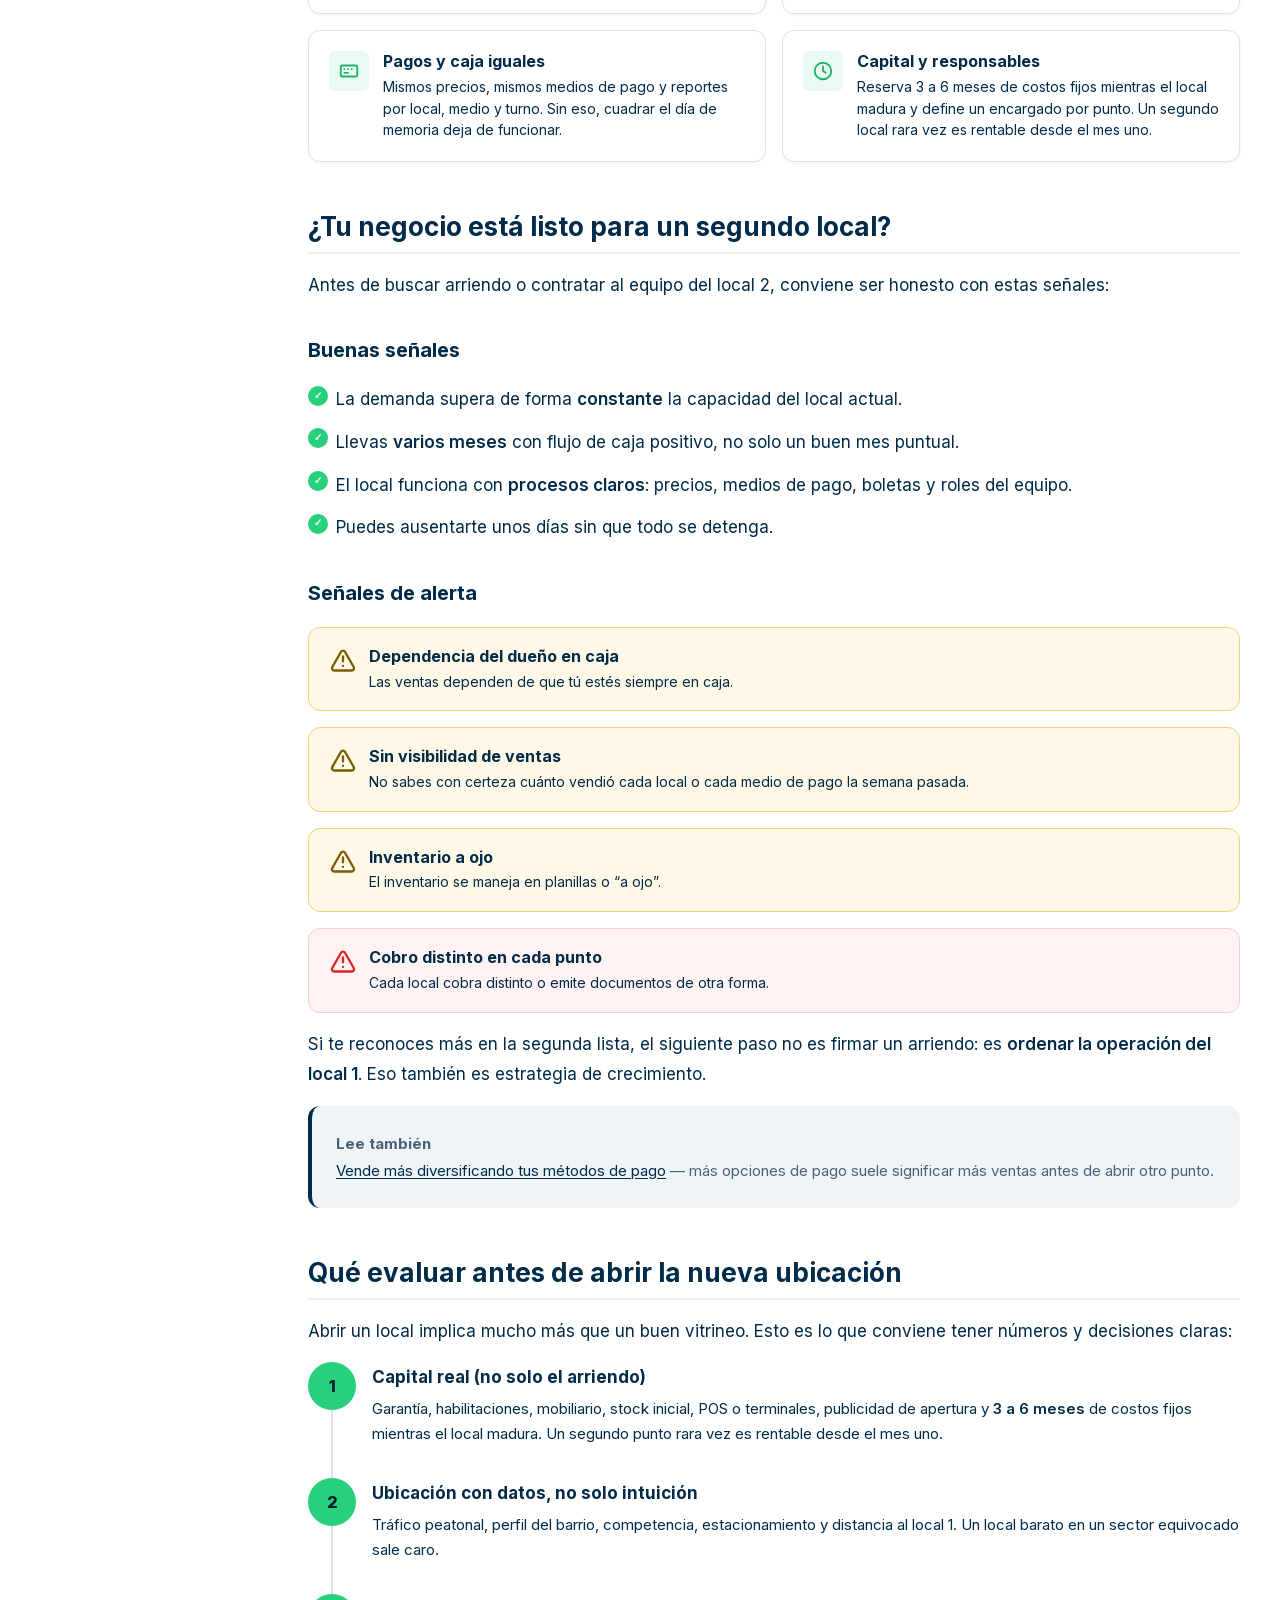
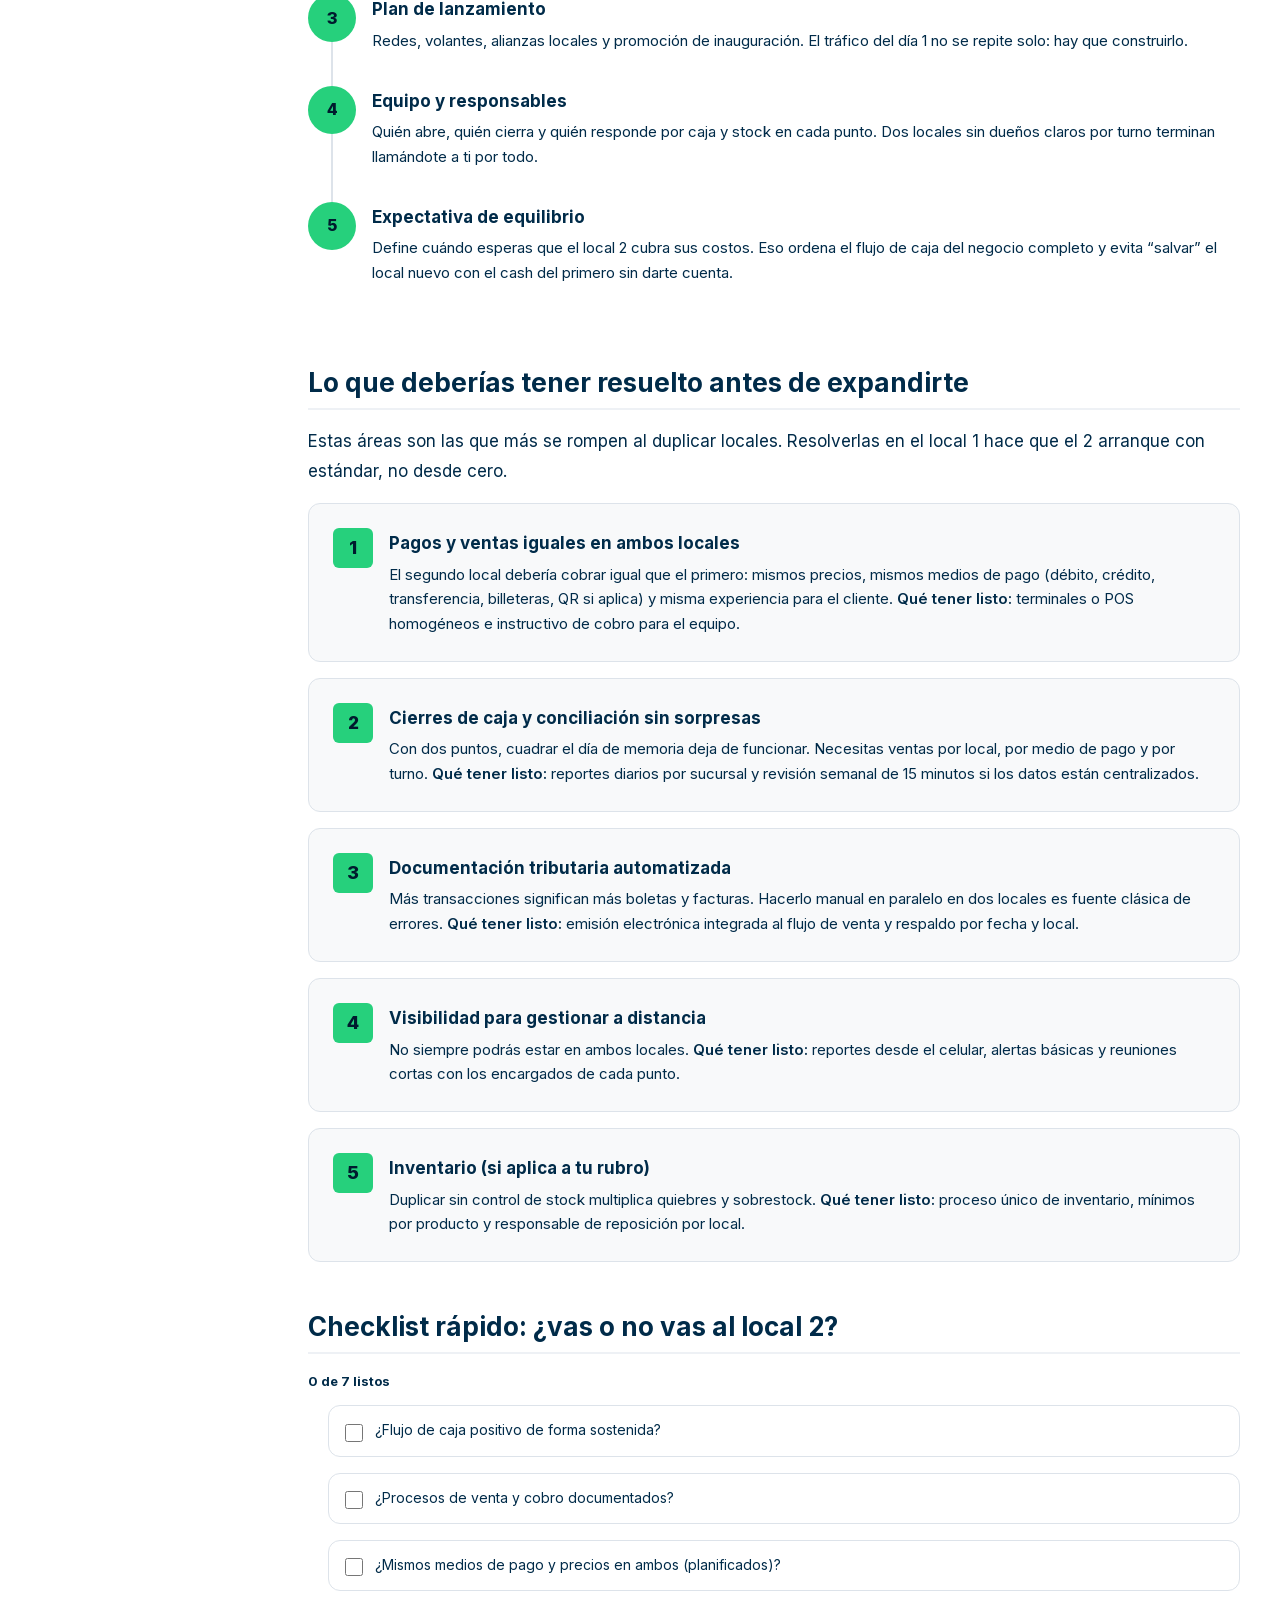
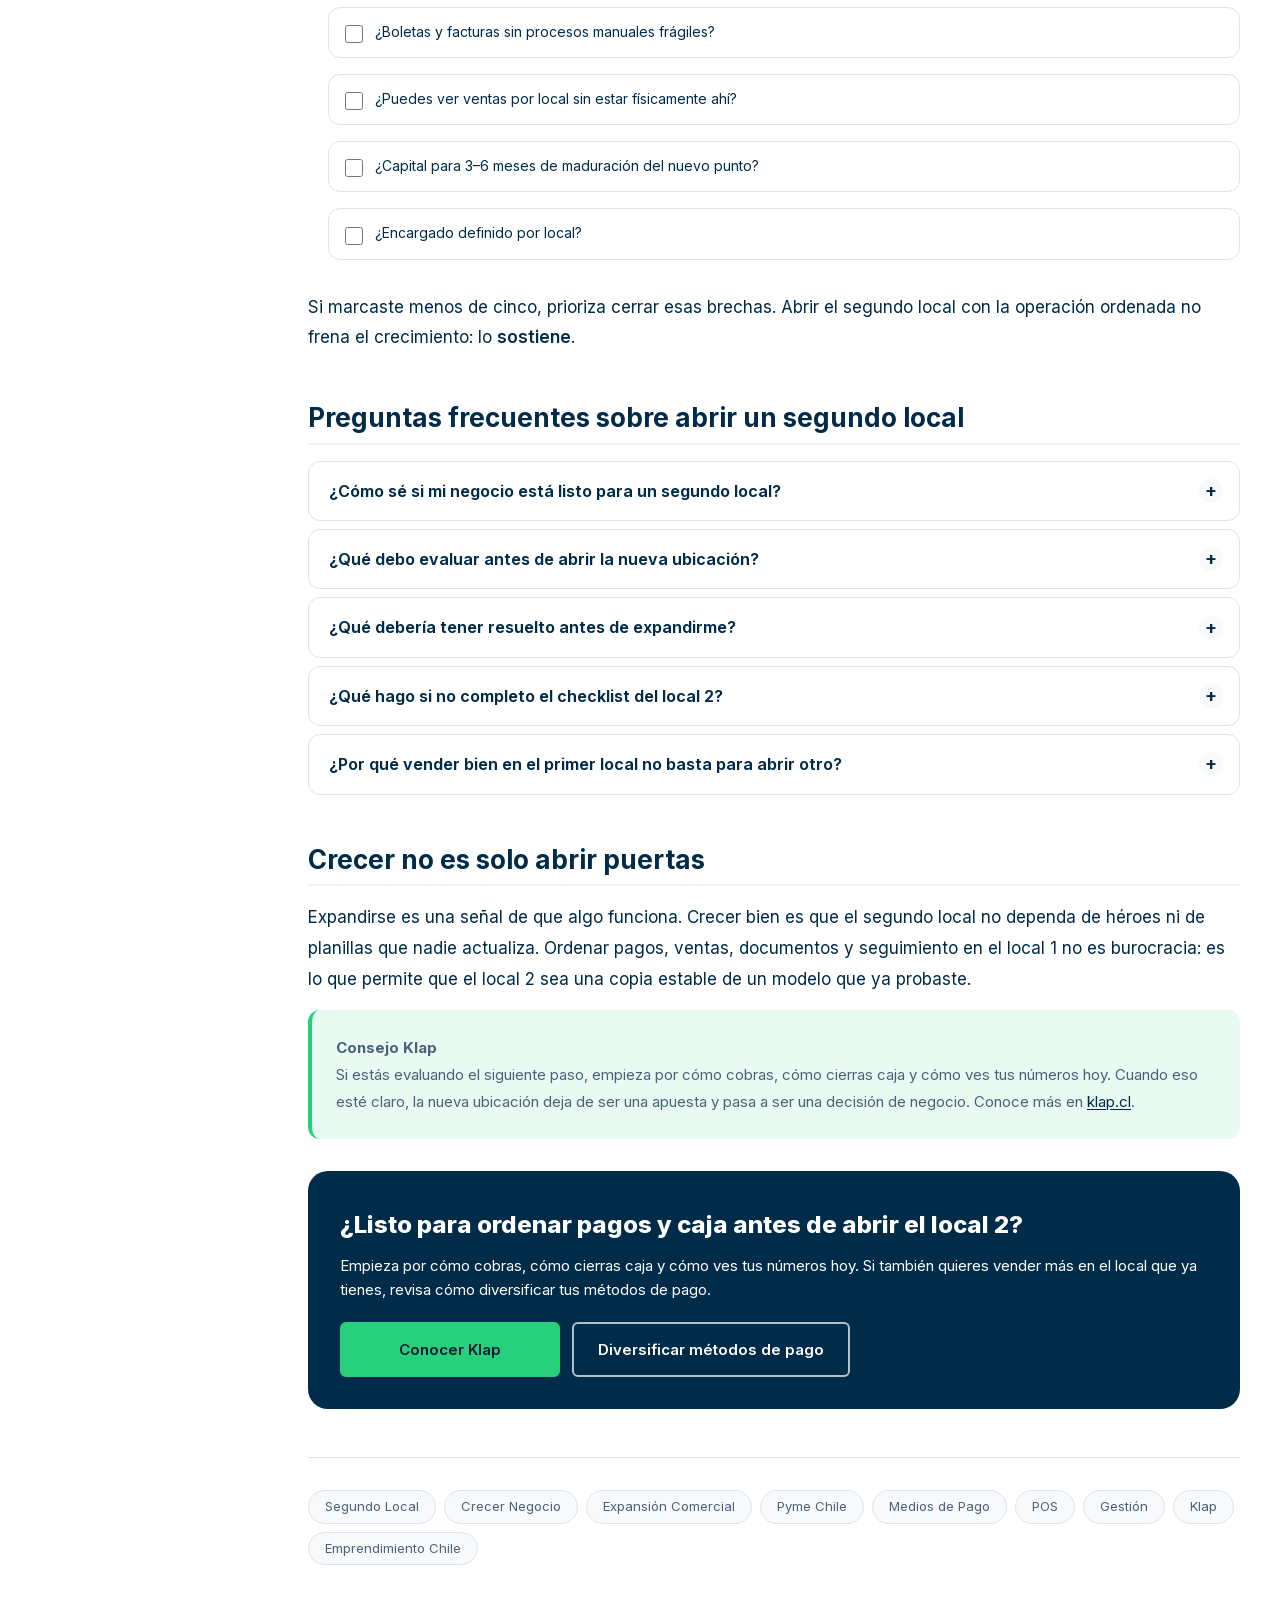
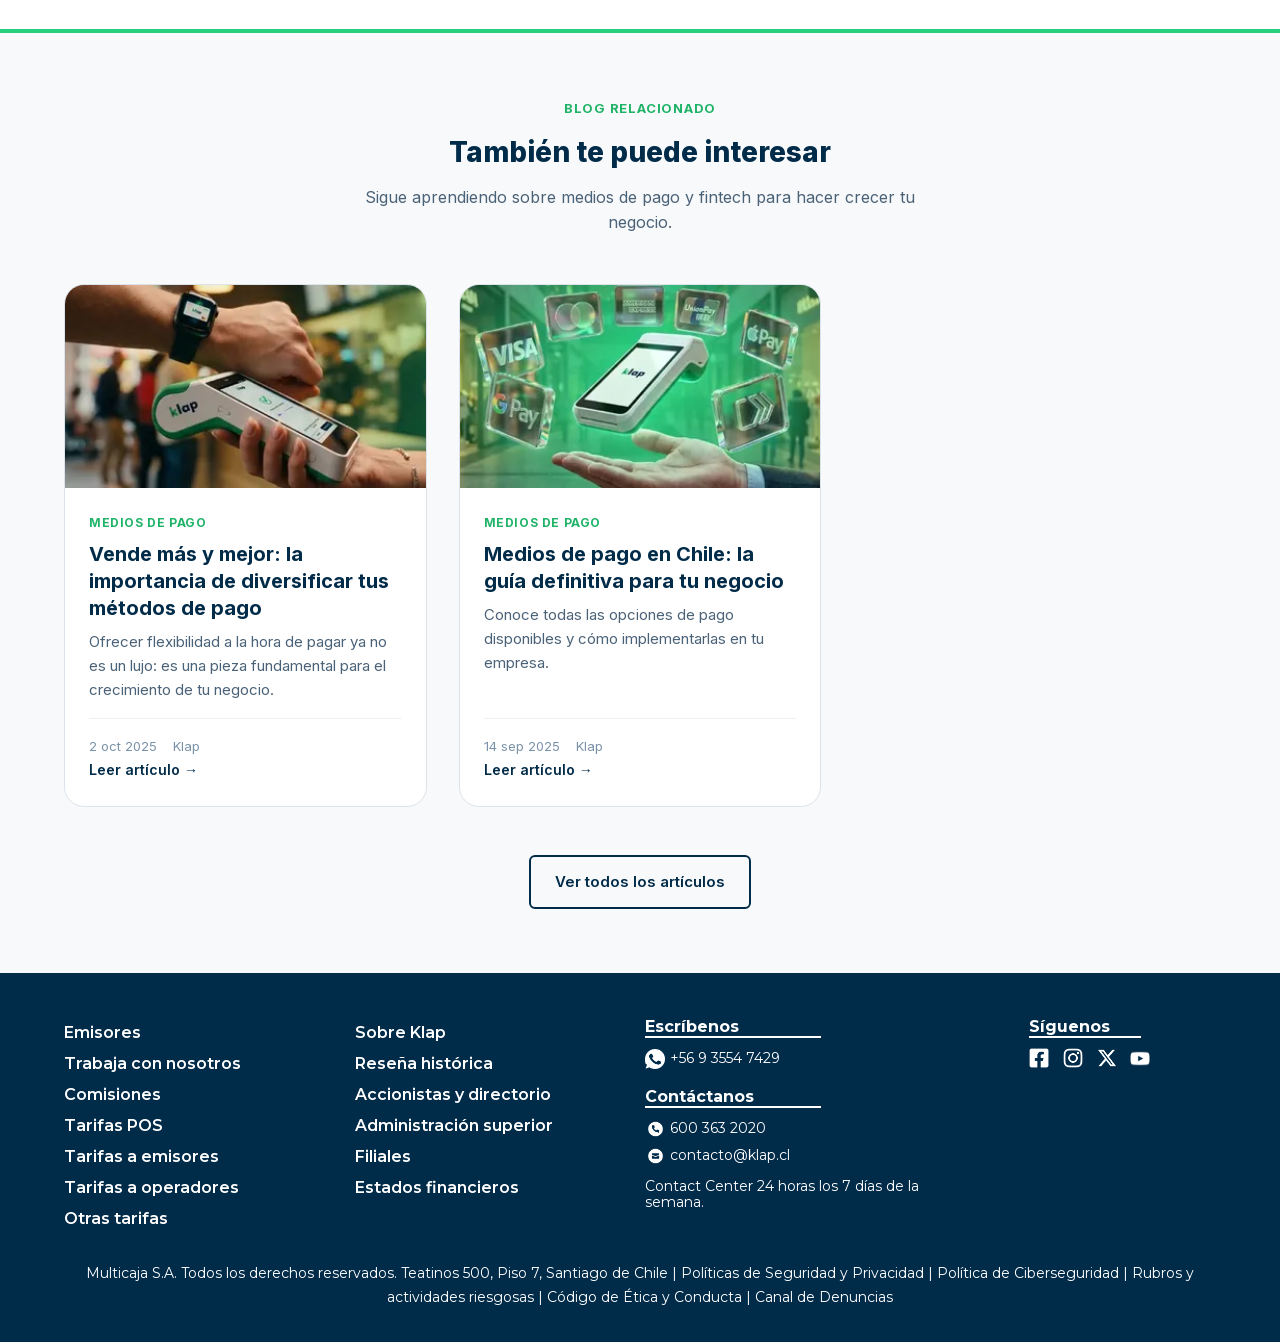
<file: posts/segundo-local-crecer-negocio.html>
<!DOCTYPE html>
<html lang="es-CL">
<head>
  <meta charset="UTF-8">
  <meta name="viewport" content="width=device-width, initial-scale=1.0, viewport-fit=cover">
  <title>Cómo abrir un segundo local sin perder control de tu operación | Blog Klap</title>
  <meta name="description" content="Abrir un segundo local puede impulsar tu negocio en Chile. Revisa señales, checklist financiero y qué tener resuelto en pagos, ventas y gestión antes de expandirte.">
  <meta name="keywords" content="segundo local, crecer negocio, expansión comercial, pyme Chile, medios de pago, POS, gestión multi-sucursal, Klap, emprendimiento Chile">
  <meta name="robots" content="index, follow">
  <link rel="canonical" href="https://www.klap.cl/blog-klap/-/blogs/segundo-local-crecer-negocio">

  <meta property="og:type" content="article">
  <meta property="og:title" content="Cómo abrir un segundo local sin perder control de tu operación">
  <meta property="og:description" content="Abrir un nuevo local es una gran decisión. Te contamos qué revisar en pagos, ventas y gestión antes de dar el paso.">
  <meta property="og:url" content="https://www.klap.cl/blog-klap/-/blogs/segundo-local-crecer-negocio">
  <meta property="og:image" content="assets/images/posts/segundo-local-crecer-negocio-1024.webp">
  <meta property="og:locale" content="es_CL">
  <meta property="article:published_time" content="2026-06-05">
  <meta property="article:author" content="Klap">

  <meta name="twitter:card" content="summary_large_image">
  <meta name="twitter:title" content="Cómo abrir un segundo local sin perder control">
  <meta name="twitter:description" content="Señales, checklist y operación lista antes de abrir un segundo local en Chile.">
  <meta name="twitter:image" content="assets/images/posts/segundo-local-crecer-negocio-1024.webp">

  <link rel="stylesheet" href="../css/base.css?v=32">
  <link rel="stylesheet" href="../css/mobile.css?v=32" media="(max-width: 767px)">
  <link rel="stylesheet" href="../css/desktop.css?v=32" media="(min-width: 768px)">

  <script type="application/ld+json">
  {
    "@context": "https://schema.org",
    "@type": "Article",
    "headline": "Cómo abrir un segundo local sin perder control de tu operación",
    "description": "Abrir un segundo local puede impulsar tu negocio en Chile. Revisa señales y qué tener resuelto en pagos, ventas y gestión antes de expandirte.",
    "image": "assets/images/posts/segundo-local-crecer-negocio-1024.webp",
    "datePublished": "2026-06-05",
    "dateModified": "2026-09-14",
    "author": { "@type": "Organization", "name": "Klap", "url": "https://www.klap.cl" },
    "publisher": {
      "@type": "Organization",
      "name": "Klap",
      "url": "https://www.klap.cl"
    },
    "mainEntityOfPage": {
      "@type": "WebPage",
      "@id": "https://www.klap.cl/blog-klap/-/blogs/segundo-local-crecer-negocio"
    },
    "keywords": "segundo local, crecer negocio, expansión, medios de pago, pyme Chile, Klap"
  }
  </script>
  <script type="application/ld+json">
  {
    "@context": "https://schema.org",
    "@type": "FAQPage",
    "mainEntity": [
      {
        "@type": "Question",
        "name": "¿Cómo sé si mi negocio está listo para un segundo local?",
        "acceptedAnswer": {
          "@type": "Answer",
          "text": "La demanda supera de forma constante la capacidad del local actual; llevas varios meses con flujo de caja positivo, no solo un buen mes puntual; el local funciona con procesos claros (precios, medios de pago, boletas y roles del equipo); y puedes ausentarte unos días sin que todo se detenga."
        }
      },
      {
        "@type": "Question",
        "name": "¿Qué debo evaluar antes de abrir la nueva ubicación?",
        "acceptedAnswer": {
          "@type": "Answer",
          "text": "Conviene tener números y decisiones claras sobre capital real (no solo el arriendo), ubicación con datos, plan de lanzamiento, equipo y responsables, y expectativa de equilibrio. Un segundo punto rara vez es rentable desde el mes uno."
        }
      },
      {
        "@type": "Question",
        "name": "¿Qué debería tener resuelto antes de expandirme?",
        "acceptedAnswer": {
          "@type": "Answer",
          "text": "Pagos y ventas iguales en ambos locales, cierres de caja y conciliación sin sorpresas, documentación tributaria automatizada, visibilidad para gestionar a distancia e inventario si aplica a tu rubro. Resolverlas en el local 1 hace que el 2 arranque con estándar, no desde cero."
        }
      },
      {
        "@type": "Question",
        "name": "¿Qué hago si no completo el checklist del local 2?",
        "acceptedAnswer": {
          "@type": "Answer",
          "text": "Si marcaste menos de cinco, prioriza cerrar esas brechas. Abrir el segundo local con la operación ordenada no frena el crecimiento: lo sostiene."
        }
      },
      {
        "@type": "Question",
        "name": "¿Por qué vender bien en el primer local no basta para abrir otro?",
        "acceptedAnswer": {
          "@type": "Answer",
          "text": "La diferencia casi nunca está solo en si vendes bien, sino en si tu operación se puede replicar sin que tengas que estar en dos lugares a la vez. Expandirse con pagos dispersos, cierres distintos y poca visibilidad no multiplica el negocio: multiplica el desorden."
        }
      }
    ]
  }
  </script>
</head>
<body>

  <div class="reading-progress" role="progressbar" aria-label="Progreso de lectura" aria-valuemin="0" aria-valuemax="100" aria-valuenow="0">
    <div class="reading-progress__bar"></div>
  </div>

  <header class="site-header" role="banner">
    <div class="container site-header__inner">
      <a href="../index.html" class="site-logo" aria-label="Klap — Inicio del blog">
        <img src="../assets/images/brand/klap-logo.webp" alt="Klap" class="site-logo__img" width="200" height="102" decoding="async">
      </a>
      <button type="button" class="nav-toggle" aria-label="Abrir menú" aria-expanded="false" aria-controls="site-nav">
        <span></span><span></span><span></span>
      </button>
      <nav class="site-nav" id="site-nav" aria-label="Navegación principal">
        <a href="../index.html">Inicio</a>
        <a href="https://www.klap.cl" target="_blank" rel="noopener">Klap.cl</a>
      </nav>
    </div>
  </header>

  <article itemscope itemtype="https://schema.org/Article">
    <header class="article-hero">
      <div class="article-hero__image" aria-hidden="true">
        <picture>
            <source media="(min-width: 768px)" type="image/webp" srcset="../assets/images/posts/segundo-local-crecer-negocio-1024.webp">
            <img src="[data-uri]" alt="" width="1920" height="640" decoding="async">
          </picture>
      </div>
      <div class="container article-hero__overlay">
        <nav class="breadcrumb" aria-label="Ruta de navegación">
          <a href="../index.html">Inicio</a>
          <span class="breadcrumb__sep" aria-hidden="true">/</span>
          <a href="../index.html">Blog</a>
          <span class="breadcrumb__sep" aria-hidden="true">/</span>
          <span aria-current="page">Segundo local</span>
        </nav>
        <span class="article-hero__category">Ventas</span>
        <h1 class="article-hero__title" itemprop="headline">Cómo abrir un segundo local sin perder control de tu operación</h1>
        <div class="article-hero__meta">
          <time datetime="2026-06-05" itemprop="datePublished">5 junio 2026</time>
          <span itemprop="author" itemscope itemtype="https://schema.org/Organization">
            <span itemprop="name">Klap</span>
          </span>
        </div>
      </div>
    </header>

    <div class="article-featured-image">
      <picture>
      <source media="(max-width: 767px)" type="image/webp" srcset="../assets/images/posts/segundo-local-crecer-negocio-800.webp">
      <img src="[data-uri]" alt="Emprendedora frente a dos locales comerciales en Chile" width="800" height="450" fetchpriority="high" decoding="async">
    </picture>
    </div>

    <div class="container article-layout">
      <aside class="toc" aria-label="Tabla de contenidos">
        <button type="button" class="toc__toggle" aria-expanded="false" aria-controls="toc-panel">
          <span>Contenido del artículo</span>
          <span class="toc__toggle-icon" aria-hidden="true">▼</span>
        </button>
        <div class="toc__panel" id="toc-panel">
        <p class="toc__title">Contenido</p>
        <ol>
          <li><a href="#introduccion">Introducción</a></li>
          <li><a href="#puntos-clave">Puntos clave</a></li>
          <li><a href="#listo-segundo-local">¿Estás listo?</a></li>
          <li><a href="#evaluar-ubicacion">Qué evaluar antes de abrir</a></li>
          <li><a href="#antes-expandir">Antes de expandirte</a></li>
          <li><a href="#checklist">Checklist rápido</a></li>
          <li><a href="#preguntas-frecuentes">Preguntas frecuentes</a></li>
          <li><a href="#conclusion">Conclusión</a></li>
        </ol>
        </div>
      </aside>

      <div class="prose" itemprop="articleBody">

        <section id="introduccion">
          <p class="lead">Abrir un segundo local puede ser el mejor impulso para tu negocio — o el punto donde empiezan los problemas que ya tenías, pero duplicados. La diferencia casi nunca está solo en si vendes bien, sino en si tu operación se puede <strong>replicar</strong> sin que tengas que estar en dos lugares a la vez.</p>

          <p>En Chile, muchos comercios llegan a este momento con buenas ventas en el primer local, pero con pagos dispersos, cierres de caja distintos y poca visibilidad de lo que pasa cuando no están mirando la caja. Expandirse así no multiplica el negocio: multiplica el desorden.</p>

          <div class="ba-cards">
            <article class="ba-card">
              <div class="ba-card__media">
                <img src="../assets/images/posts/segundo-local-crecer-negocio-800.webp" srcset="../assets/images/posts/segundo-local-crecer-negocio-800.webp 800w, ../assets/images/posts/segundo-local-crecer-negocio-1024.webp 1024w" sizes="(max-width: 767px) calc(100vw - 48px), 760px" alt="Emprendedora frente a dos locales comerciales en Chile" width="800" height="450" loading="lazy" decoding="async">
              </div>
              <div class="ba-card__body">
                <span class="ba-card__label">Expansión</span>
                <h3 class="ba-card__title">Replicar el modelo, no el desorden</h3>
                <div class="ba-card__split">
                  <div class="ba-card__col ba-card__col--before">
                    <span>Antes</span>
                    Pagos dispersos, cierres de caja distintos y poca visibilidad cuando no estás mirando la caja. Expandirse así multiplica el desorden.
                  </div>
                  <div class="ba-card__col ba-card__col--after">
                    <span>Después</span>
                    Una operación que se puede replicar: mismos procesos, mismos medios de pago y control sin estar en dos lugares a la vez.
                  </div>
                </div>
                <p class="ba-card__text">La diferencia casi nunca está solo en si vendes bien, sino en si tu operación se puede replicar sin que tengas que estar en dos lugares a la vez.</p>
              </div>
            </article>
          </div>
        </section>

        <section id="puntos-clave">
          <h2>Lo que debes llevarte de esta guía</h2>
          <div class="takeaways">
            <article class="takeaway-card">
              <span class="takeaway-card__icon" aria-hidden="true">
                <svg viewBox="0 0 24 24" width="22" height="22" fill="none" stroke="currentColor" stroke-width="2" stroke-linecap="round" stroke-linejoin="round"><path d="M3 10l9-7 9 7v10a1 1 0 01-1 1H4a1 1 0 01-1-1V10z"/><path d="M9 21V12h6v9"/></svg>
              </span>
              <div>
                <p class="takeaway-card__title">Replica la operación</p>
                <p class="takeaway-card__text">La diferencia no es solo vender bien: es poder replicar procesos sin estar en dos lugares a la vez.</p>
              </div>
            </article>
            <article class="takeaway-card">
              <span class="takeaway-card__icon" aria-hidden="true">
                <svg viewBox="0 0 24 24" width="22" height="22" fill="none" stroke="currentColor" stroke-width="2" stroke-linecap="round" stroke-linejoin="round"><path d="M12 3l7 3v6c0 5-3.5 8.5-7 9-3.5-.5-7-4-7-9V6l7-3z"/><path d="M9 12l2 2 4-4"/></svg>
              </span>
              <div>
                <p class="takeaway-card__title">Ordena el local 1 primero</p>
                <p class="takeaway-card__text">Si te reconoces en las señales de alerta, el siguiente paso no es firmar un arriendo: es ordenar la operación del primer local.</p>
              </div>
            </article>
            <article class="takeaway-card">
              <span class="takeaway-card__icon" aria-hidden="true">
                <svg viewBox="0 0 24 24" width="22" height="22" fill="none" stroke="currentColor" stroke-width="2" stroke-linecap="round" stroke-linejoin="round"><rect x="3" y="6" width="18" height="12" rx="2"/><path d="M7 10h.01M11 10h.01M15 10h.01M7 14h4"/></svg>
              </span>
              <div>
                <p class="takeaway-card__title">Pagos y caja iguales</p>
                <p class="takeaway-card__text">Mismos precios, mismos medios de pago y reportes por local, medio y turno. Sin eso, cuadrar el día de memoria deja de funcionar.</p>
              </div>
            </article>
            <article class="takeaway-card">
              <span class="takeaway-card__icon" aria-hidden="true">
                <svg viewBox="0 0 24 24" width="22" height="22" fill="none" stroke="currentColor" stroke-width="2" stroke-linecap="round" stroke-linejoin="round"><circle cx="12" cy="12" r="9"/><path d="M12 7v5l3 2"/></svg>
              </span>
              <div>
                <p class="takeaway-card__title">Capital y responsables</p>
                <p class="takeaway-card__text">Reserva 3 a 6 meses de costos fijos mientras el local madura y define un encargado por punto. Un segundo local rara vez es rentable desde el mes uno.</p>
              </div>
            </article>
          </div>
        </section>

        <section id="listo-segundo-local">
          <h2>¿Tu negocio está listo para un segundo local?</h2>
          <p>Antes de buscar arriendo o contratar al equipo del local 2, conviene ser honesto con estas señales:</p>

          <h3>Buenas señales</h3>
          <ul class="checklist">
            <li>La demanda supera de forma <strong>constante</strong> la capacidad del local actual.</li>
            <li>Llevas <strong>varios meses</strong> con flujo de caja positivo, no solo un buen mes puntual.</li>
            <li>El local funciona con <strong>procesos claros</strong>: precios, medios de pago, boletas y roles del equipo.</li>
            <li>Puedes ausentarte unos días sin que todo se detenga.</li>
          </ul>

          <h3>Señales de alerta</h3>
          <div class="alert alert--warning" role="note">
            <span class="alert__icon" aria-hidden="true">
              <svg viewBox="0 0 24 24" width="28" height="28" fill="none" stroke="currentColor" stroke-width="2" stroke-linecap="round" stroke-linejoin="round"><path d="M12 9v4M12 17h.01"/><path d="M10.3 4.9L2.8 18a2 2 0 001.7 3h15a2 2 0 001.7-3L13.7 4.9a2 2 0 00-3.4 0z"/></svg>
            </span>
            <div>
              <p class="alert__title">Dependencia del dueño en caja</p>
              <p class="alert__text">Las ventas dependen de que tú estés siempre en caja.</p>
            </div>
          </div>
          <div class="alert alert--warning" role="note">
            <span class="alert__icon" aria-hidden="true">
              <svg viewBox="0 0 24 24" width="28" height="28" fill="none" stroke="currentColor" stroke-width="2" stroke-linecap="round" stroke-linejoin="round"><path d="M12 9v4M12 17h.01"/><path d="M10.3 4.9L2.8 18a2 2 0 001.7 3h15a2 2 0 001.7-3L13.7 4.9a2 2 0 00-3.4 0z"/></svg>
            </span>
            <div>
              <p class="alert__title">Sin visibilidad de ventas</p>
              <p class="alert__text">No sabes con certeza cuánto vendió cada local o cada medio de pago la semana pasada.</p>
            </div>
          </div>
          <div class="alert alert--warning" role="note">
            <span class="alert__icon" aria-hidden="true">
              <svg viewBox="0 0 24 24" width="28" height="28" fill="none" stroke="currentColor" stroke-width="2" stroke-linecap="round" stroke-linejoin="round"><path d="M12 9v4M12 17h.01"/><path d="M10.3 4.9L2.8 18a2 2 0 001.7 3h15a2 2 0 001.7-3L13.7 4.9a2 2 0 00-3.4 0z"/></svg>
            </span>
            <div>
              <p class="alert__title">Inventario a ojo</p>
              <p class="alert__text">El inventario se maneja en planillas o “a ojo”.</p>
            </div>
          </div>
          <div class="alert alert--danger" role="note">
            <span class="alert__icon" aria-hidden="true">
              <svg viewBox="0 0 24 24" width="28" height="28" fill="none" stroke="currentColor" stroke-width="2" stroke-linecap="round" stroke-linejoin="round"><path d="M12 9v4M12 17h.01"/><path d="M10.3 4.9L2.8 18a2 2 0 001.7 3h15a2 2 0 001.7-3L13.7 4.9a2 2 0 00-3.4 0z"/></svg>
            </span>
            <div>
              <p class="alert__title">Cobro distinto en cada punto</p>
              <p class="alert__text">Cada local cobra distinto o emite documentos de otra forma.</p>
            </div>
          </div>

          <p>Si te reconoces más en la segunda lista, el siguiente paso no es firmar un arriendo: es <strong>ordenar la operación del local 1</strong>. Eso también es estrategia de crecimiento.</p>

          <div class="callout callout--info">
            <p class="callout__title">Lee también</p>
            <p><a href="diversificar-metodos-de-pago.html">Vende más diversificando tus métodos de pago</a> — más opciones de pago suele significar más ventas antes de abrir otro punto.</p>
          </div>
        </section>

        <section id="evaluar-ubicacion">
          <h2>Qué evaluar antes de abrir la nueva ubicación</h2>
          <p>Abrir un local implica mucho más que un buen vitrineo. Esto es lo que conviene tener números y decisiones claras:</p>

          <div class="steps">
            <div class="step">
              <span class="step__marker" aria-hidden="true">1</span>
              <div>
                <p class="step__title">Capital real (no solo el arriendo)</p>
                <p class="step__text">Garantía, habilitaciones, mobiliario, stock inicial, POS o terminales, publicidad de apertura y <strong>3 a 6 meses</strong> de costos fijos mientras el local madura. Un segundo punto rara vez es rentable desde el mes uno.</p>
              </div>
            </div>
            <div class="step">
              <span class="step__marker" aria-hidden="true">2</span>
              <div>
                <p class="step__title">Ubicación con datos, no solo intuición</p>
                <p class="step__text">Tráfico peatonal, perfil del barrio, competencia, estacionamiento y distancia al local 1. Un local barato en un sector equivocado sale caro.</p>
              </div>
            </div>
            <div class="step">
              <span class="step__marker" aria-hidden="true">3</span>
              <div>
                <p class="step__title">Plan de lanzamiento</p>
                <p class="step__text">Redes, volantes, alianzas locales y promoción de inauguración. El tráfico del día 1 no se repite solo: hay que construirlo.</p>
              </div>
            </div>
            <div class="step">
              <span class="step__marker" aria-hidden="true">4</span>
              <div>
                <p class="step__title">Equipo y responsables</p>
                <p class="step__text">Quién abre, quién cierra y quién responde por caja y stock en cada punto. Dos locales sin dueños claros por turno terminan llamándote a ti por todo.</p>
              </div>
            </div>
            <div class="step">
              <span class="step__marker" aria-hidden="true">5</span>
              <div>
                <p class="step__title">Expectativa de equilibrio</p>
                <p class="step__text">Define cuándo esperas que el local 2 cubra sus costos. Eso ordena el flujo de caja del negocio completo y evita “salvar” el local nuevo con el cash del primero sin darte cuenta.</p>
              </div>
            </div>
          </div>
        </section>

        <section id="antes-expandir">
          <h2>Lo que deberías tener resuelto antes de expandirte</h2>
          <p>Estas áreas son las que más se rompen al duplicar locales. Resolverlas en el local 1 hace que el 2 arranque con estándar, no desde cero.</p>

          <div class="reason-cards">
            <div class="reason-card">
              <span class="reason-card__number" aria-hidden="true">1</span>
              <div>
                <p class="reason-card__title">Pagos y ventas iguales en ambos locales</p>
                <p class="reason-card__text">El segundo local debería cobrar igual que el primero: mismos precios, mismos medios de pago (débito, crédito, transferencia, billeteras, QR si aplica) y misma experiencia para el cliente. <strong>Qué tener listo:</strong> terminales o POS homogéneos e instructivo de cobro para el equipo.</p>
              </div>
            </div>
            <div class="reason-card">
              <span class="reason-card__number" aria-hidden="true">2</span>
              <div>
                <p class="reason-card__title">Cierres de caja y conciliación sin sorpresas</p>
                <p class="reason-card__text">Con dos puntos, cuadrar el día de memoria deja de funcionar. Necesitas ventas por local, por medio de pago y por turno. <strong>Qué tener listo:</strong> reportes diarios por sucursal y revisión semanal de 15 minutos si los datos están centralizados.</p>
              </div>
            </div>
            <div class="reason-card">
              <span class="reason-card__number" aria-hidden="true">3</span>
              <div>
                <p class="reason-card__title">Documentación tributaria automatizada</p>
                <p class="reason-card__text">Más transacciones significan más boletas y facturas. Hacerlo manual en paralelo en dos locales es fuente clásica de errores. <strong>Qué tener listo:</strong> emisión electrónica integrada al flujo de venta y respaldo por fecha y local.</p>
              </div>
            </div>
            <div class="reason-card">
              <span class="reason-card__number" aria-hidden="true">4</span>
              <div>
                <p class="reason-card__title">Visibilidad para gestionar a distancia</p>
                <p class="reason-card__text">No siempre podrás estar en ambos locales. <strong>Qué tener listo:</strong> reportes desde el celular, alertas básicas y reuniones cortas con los encargados de cada punto.</p>
              </div>
            </div>
            <div class="reason-card">
              <span class="reason-card__number" aria-hidden="true">5</span>
              <div>
                <p class="reason-card__title">Inventario (si aplica a tu rubro)</p>
                <p class="reason-card__text">Duplicar sin control de stock multiplica quiebres y sobrestock. <strong>Qué tener listo:</strong> proceso único de inventario, mínimos por producto y responsable de reposición por local.</p>
              </div>
            </div>
          </div>
        </section>

        <section id="checklist">
          <h2>Checklist rápido: ¿vas o no vas al local 2?</h2>

          <div class="check-list" data-check-list>
            <p class="check-list__progress"><span data-check-count>0 de 7 listos</span></p>
            <ul class="check-list__items">
              <li><label><input type="checkbox"> <span>¿Flujo de caja positivo de forma sostenida?</span></label></li>
              <li><label><input type="checkbox"> <span>¿Procesos de venta y cobro documentados?</span></label></li>
              <li><label><input type="checkbox"> <span>¿Mismos medios de pago y precios en ambos (planificados)?</span></label></li>
              <li><label><input type="checkbox"> <span>¿Boletas y facturas sin procesos manuales frágiles?</span></label></li>
              <li><label><input type="checkbox"> <span>¿Puedes ver ventas por local sin estar físicamente ahí?</span></label></li>
              <li><label><input type="checkbox"> <span>¿Capital para 3–6 meses de maduración del nuevo punto?</span></label></li>
              <li><label><input type="checkbox"> <span>¿Encargado definido por local?</span></label></li>
            </ul>
          </div>

          <p>Si marcaste menos de cinco, prioriza cerrar esas brechas. Abrir el segundo local con la operación ordenada no frena el crecimiento: lo <strong>sostiene</strong>.</p>
        </section>

        <section id="preguntas-frecuentes">
          <h2>Preguntas frecuentes sobre abrir un segundo local</h2>
          <div class="faq">
            <details class="faq-item">
              <summary>¿Cómo sé si mi negocio está listo para un segundo local?</summary>
              <div class="faq-item__answer">
                <p>La demanda supera de forma constante la capacidad del local actual; llevas varios meses con flujo de caja positivo, no solo un buen mes puntual; el local funciona con procesos claros (precios, medios de pago, boletas y roles del equipo); y puedes ausentarte unos días sin que todo se detenga.</p>
              </div>
            </details>
            <details class="faq-item">
              <summary>¿Qué debo evaluar antes de abrir la nueva ubicación?</summary>
              <div class="faq-item__answer">
                <p>Conviene tener números y decisiones claras sobre capital real (no solo el arriendo), ubicación con datos, plan de lanzamiento, equipo y responsables, y expectativa de equilibrio. Un segundo punto rara vez es rentable desde el mes uno.</p>
              </div>
            </details>
            <details class="faq-item">
              <summary>¿Qué debería tener resuelto antes de expandirme?</summary>
              <div class="faq-item__answer">
                <p>Pagos y ventas iguales en ambos locales, cierres de caja y conciliación sin sorpresas, documentación tributaria automatizada, visibilidad para gestionar a distancia e inventario si aplica a tu rubro. Resolverlas en el local 1 hace que el 2 arranque con estándar, no desde cero.</p>
              </div>
            </details>
            <details class="faq-item">
              <summary>¿Qué hago si no completo el checklist del local 2?</summary>
              <div class="faq-item__answer">
                <p>Si marcaste menos de cinco, prioriza cerrar esas brechas. Abrir el segundo local con la operación ordenada no frena el crecimiento: lo sostiene.</p>
              </div>
            </details>
            <details class="faq-item">
              <summary>¿Por qué vender bien en el primer local no basta para abrir otro?</summary>
              <div class="faq-item__answer">
                <p>La diferencia casi nunca está solo en si vendes bien, sino en si tu operación se puede replicar sin que tengas que estar en dos lugares a la vez. Expandirse con pagos dispersos, cierres distintos y poca visibilidad no multiplica el negocio: multiplica el desorden.</p>
              </div>
            </details>
          </div>
        </section>

        <section id="conclusion">
          <h2>Crecer no es solo abrir puertas</h2>
          <p>Expandirse es una señal de que algo funciona. Crecer bien es que el segundo local no dependa de héroes ni de planillas que nadie actualiza. Ordenar pagos, ventas, documentos y seguimiento en el local 1 no es burocracia: es lo que permite que el local 2 sea una copia estable de un modelo que ya probaste.</p>

          <div class="callout callout--tip">
            <p class="callout__title">Consejo Klap</p>
            <p>Si estás evaluando el siguiente paso, empieza por cómo cobras, cómo cierras caja y cómo ves tus números hoy. Cuando eso esté claro, la nueva ubicación deja de ser una apuesta y pasa a ser una decisión de negocio. Conoce más en <a href="https://www.klap.cl" target="_blank" rel="noopener">klap.cl</a>.</p>
          </div>

          <div class="article-cta">
            <p class="article-cta__title">¿Listo para ordenar pagos y caja antes de abrir el local 2?</p>
            <p class="article-cta__text">Empieza por cómo cobras, cómo cierras caja y cómo ves tus números hoy. Si también quieres vender más en el local que ya tienes, revisa cómo diversificar tus métodos de pago.</p>
            <div class="article-cta__actions">
              <a class="btn btn--solid" href="https://www.klap.cl" target="_blank" rel="noopener">Conocer Klap</a>
              <a class="btn btn--ghost" href="diversificar-metodos-de-pago.html">Diversificar métodos de pago</a>
            </div>
          </div>
        </section>

        <div class="tags" aria-label="Palabras clave">
          <span class="tag">Segundo Local</span>
          <span class="tag">Crecer Negocio</span>
          <span class="tag">Expansión Comercial</span>
          <span class="tag">Pyme Chile</span>
          <span class="tag">Medios de Pago</span>
          <span class="tag">POS</span>
          <span class="tag">Gestión</span>
          <span class="tag">Klap</span>
          <span class="tag">Emprendimiento Chile</span>
        </div>
      </div>
    </div>
  </article>

  <section class="related-posts" aria-labelledby="related-title">
    <div class="container">
      <header class="related-posts__header">
        <p class="related-posts__label">Blog relacionado</p>
        <h2 id="related-title" class="related-posts__title">También te puede interesar</h2>
        <p class="related-posts__subtitle">Sigue aprendiendo sobre medios de pago y fintech para hacer crecer tu negocio.</p>
      </header>

      <div class="posts-grid related-posts__grid">
        <article class="post-card">
          <div class="post-card__image">
            <a href="diversificar-metodos-de-pago.html" tabindex="-1" aria-hidden="true">
              <img src="../assets/images/posts/diversificar-metodos-de-pago-800.webp" srcset="../assets/images/posts/diversificar-metodos-de-pago-800.webp 800w, ../assets/images/posts/diversificar-metodos-de-pago-1024.webp 1024w" sizes="(max-width: 767px) calc(100vw - 48px), 380px" alt="Diversificar métodos de pago" width="800" height="450" loading="lazy" decoding="async">
            </a>
          </div>
          <div class="post-card__body">
            <span class="post-card__category">Medios de pago</span>
            <h3 class="post-card__title"><a href="diversificar-metodos-de-pago.html">Vende más y mejor: la importancia de diversificar tus métodos de pago</a></h3>
            <p class="post-card__excerpt">Ofrecer flexibilidad a la hora de pagar ya no es un lujo: es una pieza fundamental para el crecimiento de tu negocio.</p>
            <div class="post-card__meta"><time datetime="2025-10-02">2 oct 2025</time><span>Klap</span></div>
            <a href="diversificar-metodos-de-pago.html" class="post-card__read-more">Leer artículo →</a>
          </div>
        </article>

        <article class="post-card">
          <div class="post-card__image">
            <a href="medios-de-pago-chile-guia-definitiva.html" tabindex="-1" aria-hidden="true">
              <img src="../assets/images/posts/medios-de-pago-chile-guia-definitiva-800.webp" srcset="../assets/images/posts/medios-de-pago-chile-guia-definitiva-800.webp 800w, ../assets/images/posts/medios-de-pago-chile-guia-definitiva-1024.webp 1024w" sizes="(max-width: 767px) calc(100vw - 48px), 380px" alt="Medios de pago en Chile: la guía definitiva para tu negocio" width="1024" height="249" loading="lazy" decoding="async">
            </a>
          </div>
          <div class="post-card__body">
            <span class="post-card__category">Medios de pago</span>
            <h3 class="post-card__title"><a href="medios-de-pago-chile-guia-definitiva.html">Medios de pago en Chile: la guía definitiva para tu negocio</a></h3>
            <p class="post-card__excerpt">Conoce todas las opciones de pago disponibles y cómo implementarlas en tu empresa.</p>
            <div class="post-card__meta"><time datetime="2025-09-14">14 sep 2025</time><span>Klap</span></div>
            <a href="medios-de-pago-chile-guia-definitiva.html" class="post-card__read-more">Leer artículo →</a>
          </div>
        </article>
      </div>

      <div class="related-posts__footer">
        <a href="../index.html" class="btn btn--outline">Ver todos los artículos</a>
      </div>
    </div>
  </section>

  <footer class="site-footer" role="contentinfo">
    <div class="container">
      <div class="site-footer__grid">
        <nav class="site-footer__col" aria-label="Emisores y tarifas">
          <ul class="site-footer__list">
            <li><a href="https://www.klap.cl/emisores" target="_blank" rel="noopener">Emisores</a></li>
            <li><a href="https://www.klap.cl/trabaja-con-nosotros1" target="_blank" rel="noopener">Trabaja con nosotros</a></li>
            <li><a href="https://www.klap.cl/comisiones" target="_blank" rel="noopener">Comisiones</a></li>
            <li><a href="https://www.klap.cl/tarifas-pos" target="_blank" rel="noopener">Tarifas POS</a></li>
            <li><a href="https://www.klap.cl/tarifas-a-emisores" target="_blank" rel="noopener">Tarifas a emisores</a></li>
            <li><a href="https://www.klap.cl/tarifas-a-operadores" target="_blank" rel="noopener">Tarifas a operadores</a></li>
            <li><a href="https://www.klap.cl/otras-tarifas" target="_blank" rel="noopener">Otras tarifas</a></li>
          </ul>
        </nav>

        <nav class="site-footer__col" aria-label="Sobre Klap">
          <ul class="site-footer__list">
            <li><a href="https://www.klap.cl/corporativo" target="_blank" rel="noopener">Sobre Klap</a></li>
            <li><a href="https://www.klap.cl/corporativo/resena-historica" target="_blank" rel="noopener">Reseña histórica</a></li>
            <li><a href="https://www.klap.cl/corporativo/accionistas-y-directorio" target="_blank" rel="noopener">Accionistas y directorio</a></li>
            <li><a href="https://www.klap.cl/corporativo/administracion-superior" target="_blank" rel="noopener">Administración superior</a></li>
            <li><a href="https://www.klap.cl/corporativo/filiales" target="_blank" rel="noopener">Filiales</a></li>
            <li><a href="https://www.klap.cl/corporativo/estados-financieros" target="_blank" rel="noopener">Estados financieros</a></li>
          </ul>
        </nav>

        <div class="site-footer__col site-footer__contact">
          <p class="site-footer__heading">Escríbenos</p>
          <p class="site-footer__row">
            <img class="site-footer__icon" src="../assets/icons/footer/whatsapp.png" alt="Teléfono Whatsapp" width="20" height="20">
            <a class="site-footer__whatsapp" href="https://api.whatsapp.com/send?phone=56935547429" target="_blank" rel="noopener">+56 9 3554 7429</a>
          </p>
          <p class="site-footer__heading">Contáctanos</p>
          <p class="site-footer__row">
            <img class="site-footer__icon" src="../assets/icons/footer/phone.png" alt="Teléfono" width="20" height="20">
            <a href="tel:6003632020">600 363 2020</a>
          </p>
          <p class="site-footer__row">
            <img class="site-footer__icon" src="../assets/icons/footer/email.png" alt="Correo Contacto" width="20" height="20">
            <a href="mailto:contacto@klap.cl">contacto@klap.cl</a>
          </p>
          <p class="site-footer__hours">Contact Center 24 horas los 7 días de la semana.</p>
        </div>

        <div class="site-footer__col site-footer__social">
          <p class="site-footer__heading">Síguenos</p>
          <div class="site-footer__rrss">
            <a href="https://www.facebook.com/Klap.Chile/" target="_blank" rel="noopener" aria-label="Facebook">
              <img class="site-footer__icon" src="../assets/icons/footer/facebook.png" alt="Facebook" width="20" height="20">
            </a>
            <a href="https://www.instagram.com/KlapChile/" target="_blank" rel="noopener" aria-label="Instagram">
              <img class="site-footer__icon" src="../assets/icons/footer/instagram.png" alt="Instagram" width="20" height="20">
            </a>
            <a href="https://twitter.com/KlapCL" target="_blank" rel="noopener" aria-label="X">
              <img class="site-footer__icon" src="../assets/icons/footer/x.png" alt="X" width="20" height="20">
            </a>
            <a href="https://www.youtube.com/channel/UC9lYDc6nnPbQkR2c2wWHtZg?view_as=subscriber" target="_blank" rel="noopener" aria-label="YouTube">
              <img class="site-footer__icon" src="../assets/icons/footer/youtube.png" alt="Youtube" width="20" height="20">
            </a>
          </div>
        </div>
      </div>

      <p class="site-footer__legal">
        Multicaja S.A. Todos los derechos reservados. Teatinos 500, Piso 7, Santiago de Chile |
        <a href="https://www.klap.cl/home-comercios/politica-de-seguridad" target="_blank" rel="noopener">Políticas de Seguridad y Privacidad</a>
        |
        <a href="https://www.klap.cl/documents/34450/0/Politica_de_Seguridad_de_la_Informacion_Ciberseguridad_V8.2.pdf/9d4c741d-688f-0311-f4cd-349dcd6ccf31?t=1769457745805" target="_blank" rel="noopener">Política de Ciberseguridad</a>
        |
        <a href="https://www.klap.cl/documents/34450/134565/rubros_y_actividades_riesgosas.pdf" target="_blank" rel="noopener">Rubros y actividades riesgosas</a>
        |
        <a href="https://www.klap.cl/documents/34450/134565/Codigo_de_etica_y_conducta_Klap.pdf" target="_blank" rel="noopener">Código de Ética y Conducta</a>
        |
        <a href="https://sonda.ines.cl/klap/formulario/" target="_blank" rel="noopener">Canal de Denuncias</a>
      </p>
    </div>
  </footer>

  <script src="../js/main.js?v=5" defer></script>
</body>
</html>
</file>
<file: css/base.css>
/* Self-hosted variable fonts, latin subset. One file per family. */
@font-face {
  font-family: 'Inter';
  font-style: normal;
  font-weight: 400 800;
  font-display: swap;
  src: url('../assets/fonts/inter-latin.woff2') format('woff2');
  unicode-range: U+0000-00FF, U+0131, U+0152-0153, U+02BB-02BC, U+02C6, U+02DA, U+02DC, U+0304, U+0308, U+0329, U+2000-206F, U+20AC, U+2122, U+2191, U+2193, U+2212, U+2215, U+FEFF, U+FFFD;
}

@font-face {
  font-family: 'Montserrat';
  font-style: normal;
  font-weight: 400 700;
  font-display: swap;
  src: url('../assets/fonts/montserrat-latin.woff2') format('woff2');
  unicode-range: U+0000-00FF, U+0131, U+0152-0153, U+02BB-02BC, U+02C6, U+02DA, U+02DC, U+0304, U+0308, U+0329, U+2000-206F, U+20AC, U+2122, U+2191, U+2193, U+2212, U+2215, U+FEFF, U+FFFD;
}

/* =============================================
   Blog Klap — BASE (tokens, reset, utilidades)
   Cargado siempre. Sin reglas responsive.
   ============================================= */

:root {
  --color-primary: #002b49;
  --color-primary-dark: #001a2e;
  --color-primary-light: #003d66;
  --color-accent: #26d07c;
  --color-accent-dark: #1fb368;
  --color-accent-light: #e8faf2;
  --color-bg: #ffffff;
  --color-bg-alt: #f8f9fa;
  --color-bg-dark: #002b49;
  --color-text: #002b49;
  --color-text-muted: #4a6278;
  --color-text-light: #7a92a8;
  --color-border: #dde3ea;
  --color-border-light: #eef1f5;
  --color-warning-bg: #fff8e6;
  --color-warning-border: #e0b422;
  --color-warning-text: #7a5b00;
  --color-danger: #dc2626;
  --color-danger-bg: #fef2f2;
  --color-danger-soft: #fee2e2;
  --color-success: #16a34a;
  --color-success-bg: #f0fdf4;
  --font-sans: 'Inter', -apple-system, BlinkMacSystemFont, 'Segoe UI', sans-serif;
  --radius-sm: 6px;
  --radius-md: 12px;
  --radius-lg: 20px;
  --radius-full: 9999px;
  --shadow-sm: 0 1px 3px rgba(0, 43, 73, 0.06);
  --shadow-md: 0 4px 16px rgba(0, 43, 73, 0.08);
  --shadow-lg: 0 8px 32px rgba(0, 43, 73, 0.12);
  --max-width: 1200px;
  --content-width: 760px;
}

*, *::before, *::after { box-sizing: border-box; margin: 0; padding: 0; }

html {
  scroll-behavior: smooth;
  -webkit-text-size-adjust: 100%;
  overflow-x: hidden;
  width: 100%;
}

body {
  font-family: var(--font-sans);
  color: var(--color-text);
  background: var(--color-bg);
  -webkit-font-smoothing: antialiased;
  overflow-x: hidden;
  width: 100%;
  min-width: 0;
}

img { max-width: 100%; height: auto; display: block; }

.article-hero__image picture,
.article-featured-image picture {
  display: block;
  width: 100%;
  height: 100%;
}


a {
  color: var(--color-primary);
  text-decoration: none;
  transition: color 0.2s;
}

a:hover { color: var(--color-primary-light); }

button { font-family: inherit; cursor: pointer; }

.container {
  width: 100%;
  max-width: var(--max-width);
  margin: 0 auto;
}

.sr-only {
  position: absolute; width: 1px; height: 1px; padding: 0; margin: -1px;
  overflow: hidden; clip: rect(0,0,0,0); white-space: nowrap; border: 0;
}

.text-center { text-align: center; }

/* ---- Buttons ---- */
.btn {
  display: inline-flex;
  align-items: center;
  justify-content: center;
  gap: 0.5rem;
  padding: 0.75rem 1.5rem;
  font-size: 0.9375rem;
  font-weight: 600;
  border-radius: var(--radius-sm);
  border: 2px solid transparent;
  text-decoration: none;
  transition: background 0.2s, color 0.2s, border-color 0.2s;
}

.btn--outline {
  background: transparent;
  color: var(--color-primary);
  border-color: var(--color-primary);
}

.btn--outline:hover {
  background: var(--color-primary);
  color: #fff;
}

.btn--solid {
  background: var(--color-accent);
  color: var(--color-primary-dark);
  border-color: var(--color-accent);
}

.btn--solid:hover {
  background: var(--color-accent-dark);
  border-color: var(--color-accent-dark);
  color: var(--color-primary-dark);
}

.btn--ghost {
  background: transparent;
  color: var(--color-primary);
  border-color: var(--color-primary);
}

.btn--ghost:hover {
  background: var(--color-primary);
  color: #fff;
}

.prose .btn { text-decoration: none; }

/* ---- Prose (tipografía artículo) ---- */
.prose { color: var(--color-text); }
.prose > * + * { margin-top: 1rem; }
.prose p { color: var(--color-text); }
.prose strong { font-weight: 600; }
.prose a { text-decoration: underline; text-underline-offset: 2px; }
.prose ul, .prose ol { padding-left: 1.25rem; }
.prose ul li, .prose ol li { margin-bottom: 0.5rem; }
.prose ul li::marker { color: var(--color-primary); }
.prose ol li::marker { font-weight: 700; color: var(--color-primary); }

.prose .checklist { list-style: none; padding-left: 0; }
.prose .checklist li {
  position: relative;
  padding-left: 1.75rem;
  margin-bottom: 0.75rem;
}
.prose .checklist li::before {
  content: '✓';
  position: absolute; left: 0; top: 0.15em;
  width: 1.25rem; height: 1.25rem;
  background: var(--color-accent); color: #fff;
  border-radius: 50%; font-size: 0.65rem; font-weight: 700;
  display: flex; align-items: center; justify-content: center;
}

.prose table { width: 100%; border-collapse: collapse; }
.prose thead { background: var(--color-primary); color: #fff; }
.prose th, .prose td {
  text-align: left;
  vertical-align: top;
  border-bottom: 1px solid var(--color-border-light);
}
.prose tbody tr:last-child td { border-bottom: none; }
.prose tbody tr:nth-child(even) { background: var(--color-bg-alt); }

/* Featured image — oculta por defecto (banners klap tienen texto incrustado) */
.article-featured-image { display: none; }

/* TOC toggle — oculto en base, se activa en mobile.css */
.toc__toggle { display: none; }
.toc__toggle-icon { transition: transform 0.2s; }
.toc ol { list-style: none; }
.toc ol li a {
  display: block;
  color: var(--color-text-muted);
  border-left: 2px solid transparent;
  transition: color 0.2s, border-color 0.2s;
}
.toc ol li a:hover,
.toc ol li a.is-active {
  color: var(--color-primary);
  border-left-color: var(--color-primary);
}

/* Nav toggle — oculto en base */
.nav-toggle { display: none; }

/* ---- Post card links (compartido) ---- */
.post-card__title a { color: inherit; text-decoration: none; }
.post-card__title a:hover { color: var(--color-primary); }
.post-card__read-more { text-decoration: none; }
.post-card__read-more:hover { text-decoration: underline; }

/* Portada placeholder (1024×249): recorta hacia el personaje en cards 16:9 */
img.placeholder-cover { object-position: 68% center; }

/* =============================================
   Componentes reutilizables de artículo
   ============================================= */

/* Barra de progreso de lectura */
.reading-progress {
  position: fixed;
  top: 0;
  left: 0;
  width: 100%;
  height: 4px;
  z-index: 200;
  background: transparent;
  pointer-events: none;
}

.reading-progress__bar {
  height: 100%;
  width: 0%;
  background: var(--color-accent);
  box-shadow: 0 0 8px rgba(38, 208, 124, 0.55);
  transform-origin: left center;
}

@media (prefers-reduced-motion: reduce) {
  .reading-progress__bar { transition: none; }
}

.prose section {
  scroll-margin-top: calc(var(--header-height, 72px) + 1.25rem);
}

.prose section > * + *:not(h2):not(h3) { margin-top: 1rem; }

/* Takeaways */
.takeaways {
  display: grid;
  gap: 0.75rem;
  margin: 1.5rem 0;
  list-style: none;
  padding: 0;
}

.takeaway-card {
  display: grid;
  grid-template-columns: auto 1fr;
  gap: 0.875rem;
  align-items: start;
  padding: 1rem;
  background: var(--color-bg);
  border: 1px solid var(--color-border);
  border-radius: var(--radius-md);
  box-shadow: var(--shadow-sm);
}

.takeaway-card__icon {
  width: 40px;
  height: 40px;
  display: flex;
  align-items: center;
  justify-content: center;
  background: var(--color-accent-light);
  color: var(--color-accent-dark);
  border-radius: var(--radius-sm);
  flex-shrink: 0;
}

.takeaway-card__icon svg { display: block; }

.takeaway-card__title {
  font-size: 0.9375rem;
  font-weight: 700;
  margin-bottom: 0.25rem;
  line-height: 1.3;
}

.takeaway-card__text {
  font-size: 0.8125rem;
  color: var(--color-text-muted);
  line-height: 1.55;
  margin: 0;
}

/* Comparativo / flujo (artículo boleta y reutilizable) */
.compare-flow {
  display: grid;
  gap: 1rem;
  margin: 1.5rem 0;
}

.compare-flow__col {
  border-radius: var(--radius-md);
  padding: 1.25rem;
  border: 1px solid var(--color-border);
}

.compare-flow__col--bad {
  background: var(--color-danger-bg);
  border-color: #fecaca;
}

.compare-flow__col--good {
  background: var(--color-success-bg);
  border-color: #bbf7d0;
}

.compare-flow__badge {
  display: inline-block;
  font-size: 0.6875rem;
  font-weight: 700;
  letter-spacing: 0.06em;
  text-transform: uppercase;
  padding: 0.2rem 0.625rem;
  border-radius: var(--radius-full);
  margin-bottom: 0.5rem;
}

.compare-flow__badge--bad { background: var(--color-danger-soft); color: var(--color-danger); }
.compare-flow__badge--good { background: #dcfce7; color: #15803d; }

.prose .compare-flow h3,
.prose .case-card__title,
.prose .takeaway-card__title,
.prose .alert__title,
.prose .article-cta__title,
.prose .quota-visual__title,
.prose .flip-card__title {
  margin-top: 0;
  padding-bottom: 0;
  border-bottom: none;
}

.compare-flow__col h3 {
  font-size: 1.0625rem;
  font-weight: 800;
  margin: 0 0 0.375rem;
}

.compare-flow__lead {
  font-size: 0.8125rem;
  color: var(--color-text-muted);
  margin: 0 0 1rem;
  line-height: 1.5;
}

.compare-flow__steps {
  list-style: none;
  padding: 0;
  margin: 0;
}

.compare-flow__steps li {
  display: grid;
  grid-template-columns: 28px 1fr;
  gap: 0.75rem;
  align-items: start;
  padding: 0.75rem 0;
  border-top: 1px dashed rgba(0, 43, 73, 0.12);
}

.compare-flow__steps li:first-child { border-top: none; padding-top: 0; }

.compare-flow__icon {
  width: 28px;
  height: 28px;
  display: flex;
  align-items: center;
  justify-content: center;
}

.compare-flow__icon svg { display: block; }

.compare-flow__steps strong {
  display: block;
  font-size: 0.875rem;
  margin-bottom: 0.125rem;
}

.compare-flow__steps span {
  display: block;
  font-size: 0.8125rem;
  color: var(--color-text-muted);
  line-height: 1.45;
}

.compare-flow__result {
  margin-top: 1rem;
  padding: 0.75rem 0.875rem;
  border-radius: var(--radius-sm);
  font-size: 0.8125rem;
  font-weight: 600;
  line-height: 1.45;
}

.compare-flow__col--bad .compare-flow__result {
  background: #fff;
  color: var(--color-danger);
}

.compare-flow__col--good .compare-flow__result {
  background: #fff;
  color: #15803d;
}

.compare-flow__vs {
  display: flex;
  align-items: center;
  justify-content: center;
  font-size: 0.75rem;
  font-weight: 800;
  letter-spacing: 0.08em;
  text-transform: uppercase;
  color: var(--color-text-light);
}

/* Casos de éxito */
.case-cards {
  display: grid;
  gap: 1rem;
  margin: 1.5rem 0;
}

.case-card {
  border: 1px solid var(--color-border);
  border-radius: var(--radius-md);
  overflow: hidden;
  background: var(--color-bg);
  box-shadow: var(--shadow-sm);
}

.case-card__media {
  aspect-ratio: 16 / 9;
  overflow: hidden;
  background: var(--color-bg-dark);
}

.case-card__media img {
  width: 100%;
  height: 100%;
  object-fit: cover;
}

.case-card__body { padding: 1.125rem; }

.case-card__label {
  display: inline-block;
  font-size: 0.6875rem;
  font-weight: 700;
  letter-spacing: 0.05em;
  text-transform: uppercase;
  color: var(--color-accent-dark);
  margin-bottom: 0.375rem;
}

.case-card__title {
  font-size: 1rem;
  font-weight: 800;
  margin-bottom: 0.5rem;
  line-height: 1.3;
}

.case-card__text {
  font-size: 0.8125rem;
  color: var(--color-text-muted);
  line-height: 1.55;
  margin: 0;
}

.case-card__result {
  margin-top: 0.75rem;
  padding-top: 0.75rem;
  border-top: 1px solid var(--color-border-light);
  font-size: 0.8125rem;
  font-weight: 700;
  color: var(--color-primary);
}

/* Alertas / errores comunes */
.alert {
  display: grid;
  grid-template-columns: auto 1fr;
  gap: 0.75rem;
  padding: 1rem;
  margin: 0.75rem 0;
  border-radius: var(--radius-md);
  border: 1px solid transparent;
}

.alert--warning {
  background: var(--color-warning-bg);
  border-color: #f3d27a;
}

.alert--danger {
  background: var(--color-danger-bg);
  border-color: #fecaca;
}

.alert__icon {
  width: 28px;
  height: 28px;
  color: var(--color-warning-text);
  flex-shrink: 0;
}

.alert--danger .alert__icon { color: var(--color-danger); }

.alert__title {
  font-size: 0.9375rem;
  font-weight: 700;
  margin-bottom: 0.25rem;
  line-height: 1.3;
}

.alert__text {
  font-size: 0.8125rem;
  color: var(--color-text-muted);
  line-height: 1.55;
  margin: 0;
}

.callout--warning {
  background: var(--color-warning-bg);
  border-color: var(--color-warning-border);
}

/* FAQ acordeón */
.faq { margin: 1.25rem 0; }

.faq-item {
  border: 1px solid var(--color-border);
  border-radius: var(--radius-md);
  background: var(--color-bg);
  margin-bottom: 0.5rem;
}

.faq-item summary {
  cursor: pointer;
  font-weight: 650;
  padding: 1rem 2.75rem 1rem 1.125rem;
  list-style: none;
  position: relative;
  line-height: 1.4;
}

.faq-item summary::-webkit-details-marker { display: none; }

.faq-item summary::after {
  content: '+';
  position: absolute;
  right: 1rem;
  top: 50%;
  transform: translateY(-50%);
  width: 1.5rem;
  height: 1.5rem;
  border-radius: 50%;
  background: var(--color-bg-alt);
  color: var(--color-primary);
  font-size: 1.125rem;
  font-weight: 600;
  display: flex;
  align-items: center;
  justify-content: center;
  line-height: 1;
}

.faq-item[open] summary::after { content: '–'; }
.faq-item[open] summary { border-bottom: 1px solid var(--color-border-light); }

.faq-item__answer {
  padding: 0.875rem 1.125rem 1.125rem;
  font-size: 0.9375rem;
  color: var(--color-text-muted);
  line-height: 1.6;
}

.faq-item__answer p { margin: 0; }

/* CTA final */
.article-cta {
  margin: 2rem 0 0.5rem;
  padding: 1.5rem;
  background: var(--color-primary);
  color: #fff;
  border-radius: var(--radius-lg);
}

.article-cta__title {
  font-size: 1.25rem;
  font-weight: 800;
  margin-bottom: 0.5rem;
  color: #fff;
}

.article-cta__text {
  font-size: 0.9375rem;
  line-height: 1.6;
  color: rgba(255, 255, 255, 0.92);
  margin-bottom: 1.25rem;
}

/* .prose p pinta el texto del mismo azul que el fondo del recuadro.
   Esta regla gana por especificidad en las entradas actuales y en las futuras. */
.prose .article-cta p,
.prose .article-cta__title,
.prose .article-cta__text {
  color: #fff;
}

/* .prose p también pisa el blanco del reverso de las tarjetas. */
.prose .flip-card__back p,
.prose .flip-card__back .flip-card__title,
.prose .flip-card__back .flip-card__text {
  color: #fff;
}

.article-cta__actions {
  display: flex;
  flex-direction: column;
  gap: 0.75rem;
}

.article-cta .btn--solid:hover { color: var(--color-primary-dark); }
.article-cta .btn--ghost {
  border-color: rgba(255, 255, 255, 0.7);
  color: #fff;
}
.article-cta .btn--ghost:hover {
  background: #fff;
  color: var(--color-primary);
  border-color: #fff;
}

/* Figuras / imágenes de contenido */
.prose-figure {
  margin: 1.5rem 0;
  border-radius: var(--radius-md);
  overflow: hidden;
  background: var(--color-bg-alt);
}

.prose-figure img {
  width: 100%;
  height: auto;
  aspect-ratio: 1024 / 249;
  object-fit: cover;
}

.prose-figure--banner img {
  aspect-ratio: 1024 / 288;
}

.prose-figure figcaption {
  font-size: 0.8125rem;
  color: var(--color-text-muted);
  padding: 0.75rem 1rem;
  line-height: 1.45;
}

/* Widget financiamiento (artículo 2) */
.quota-visual {
  margin: 1.5rem 0;
  padding: 1.25rem;
  background: var(--color-bg-alt);
  border: 1px solid var(--color-border);
  border-radius: var(--radius-md);
}

.quota-visual__header { margin-bottom: 1rem; }
.quota-visual__title { font-size: 1rem; font-weight: 800; margin-bottom: 0.25rem; }
.quota-visual__hint { font-size: 0.8125rem; color: var(--color-text-muted); }

.quota-visual__bars {
  display: grid;
  grid-template-columns: 1fr 1fr;
  gap: 1rem;
  align-items: end;
  min-height: 160px;
  margin-bottom: 1rem;
}

.quota-bar {
  display: flex;
  flex-direction: column;
  justify-content: flex-end;
  align-items: center;
  gap: 0.5rem;
  height: 160px;
}

.quota-bar__track {
  width: 56px;
  height: 100%;
  background: #fff;
  border: 1px solid var(--color-border);
  border-radius: var(--radius-sm);
  overflow: hidden;
  display: flex;
  align-items: flex-end;
}

.quota-bar__fill {
  width: 100%;
  height: 40%;
  transition: height 0.2s ease;
}

.quota-bar--sales .quota-bar__fill { background: var(--color-primary); }
.quota-bar--quota .quota-bar__fill { background: var(--color-accent); }

.quota-bar__label { font-size: 0.75rem; font-weight: 700; text-align: center; }
.quota-bar__value { font-size: 0.875rem; font-weight: 800; }

.quota-visual input[type="range"] {
  width: 100%;
  accent-color: var(--color-accent);
}

.quota-visual__control label {
  display: flex;
  justify-content: space-between;
  gap: 0.75rem;
  font-size: 0.8125rem;
  font-weight: 600;
  margin-bottom: 0.5rem;
}

.quota-visual__scenario {
  margin-top: 0.875rem;
  font-size: 0.875rem;
  font-weight: 600;
  color: var(--color-primary);
  text-align: center;
  line-height: 1.45;
}

/* Timeline flujo de caja (artículo 3) */
.cash-timeline {
  margin: 1.5rem 0;
  display: grid;
  gap: 1rem;
}

.cash-timeline__row {
  padding: 1rem;
  border-radius: var(--radius-md);
  border: 1px solid var(--color-border);
}

.cash-timeline__row--slow { background: var(--color-danger-bg); }
.cash-timeline__row--fast { background: var(--color-success-bg); }

.cash-timeline__label {
  font-size: 0.75rem;
  font-weight: 700;
  text-transform: uppercase;
  letter-spacing: 0.05em;
  margin-bottom: 0.75rem;
}

.cash-timeline__days {
  display: grid;
  grid-template-columns: repeat(4, 1fr);
  gap: 0.375rem;
}

.cash-day {
  text-align: center;
  padding: 0.625rem 0.35rem;
  border-radius: var(--radius-sm);
  background: #fff;
  font-size: 0.6875rem;
  font-weight: 700;
}

.cash-day strong { display: block; font-size: 0.8125rem; }
.cash-day span {
  display: block;
  font-weight: 600;
  font-size: 0.625rem;
  margin-top: 0.2rem;
  line-height: 1.3;
  opacity: 0.85;
}

.cash-timeline__note {
  margin-top: 0.75rem;
  font-size: 0.8125rem;
  color: var(--color-text-muted);
  line-height: 1.45;
}

.cash-day.is-wait { color: var(--color-danger); opacity: 0.7; }
.cash-day.is-now { background: var(--color-accent); color: var(--color-primary-dark); }
.cash-day.is-paid { background: var(--color-primary); color: #fff; }

/* Flip-cards (artículo 4) */
.flip-grid {
  display: grid;
  gap: 1rem;
  margin: 1.5rem 0;
}

.flip-card {
  perspective: 1000px;
  min-height: 220px;
  cursor: pointer;
}

.flip-card__inner {
  position: relative;
  width: 100%;
  min-height: 220px;
  transition: transform 0.5s;
  transform-style: preserve-3d;
}

.flip-card.is-flipped .flip-card__inner,
.flip-card:focus-within .flip-card__inner {
  transform: rotateY(180deg);
}

@media (hover: hover) {
  .flip-card:hover .flip-card__inner { transform: rotateY(180deg); }
}

.flip-card__face {
  position: absolute;
  inset: 0;
  backface-visibility: hidden;
  border-radius: var(--radius-md);
  padding: 1.25rem;
  border: 1px solid var(--color-border);
  display: flex;
  flex-direction: column;
  justify-content: center;
  gap: 0.5rem;
}

.flip-card__front {
  background: var(--color-bg-alt);
}

.flip-card__back {
  background: var(--color-primary);
  color: #fff;
  transform: rotateY(180deg);
}

.flip-card__num {
  font-size: 0.75rem;
  font-weight: 800;
  letter-spacing: 0.06em;
  text-transform: uppercase;
  color: var(--color-accent-dark);
}

.flip-card__back .flip-card__num { color: var(--color-accent); }
.flip-card__title { font-size: 1.0625rem; font-weight: 800; }
.flip-card__text { font-size: 0.875rem; line-height: 1.55; margin: 0; }
.flip-card__hint { font-size: 0.75rem; color: var(--color-text-light); }

@media (prefers-reduced-motion: reduce) {
  .flip-card__inner { transition: none; }
  .quota-bar__fill { transition: none; }
}

/* Escenarios A/B (Multiservicios) */
.compare-flow__col--muted {
  background: #e6eaee;
  border-color: #c5ced6;
  color: #5c6770;
  filter: grayscale(0.45);
  opacity: 0.88;
}

.compare-flow__col--bright {
  background-color: #e8faf2;
  background-image: linear-gradient(180deg, #e8faf2 0%, #ffffff 55%);
  border: 2px solid var(--color-accent);
  box-shadow: 0 10px 28px rgba(38, 208, 124, 0.18);
}

/* Beneficios con número marca de agua */
.benefit-grid {
  display: grid;
  gap: 0.75rem;
  margin: 1.5rem 0;
}

.benefit-card {
  position: relative;
  overflow: hidden;
  padding: 1.25rem 1.25rem 1.5rem;
  background: var(--color-bg);
  border: 1px solid var(--color-border);
  border-radius: var(--radius-md);
  min-height: 160px;
}

.benefit-card__num {
  position: absolute;
  right: 0.15rem;
  bottom: -0.55rem;
  font-size: 6rem;
  font-weight: 800;
  line-height: 1;
  color: var(--color-primary);
  opacity: 0.08;
  pointer-events: none;
  user-select: none;
}

.benefit-card__title {
  position: relative;
  z-index: 1;
  font-size: 1rem;
  font-weight: 800;
  margin-bottom: 0.5rem;
  line-height: 1.3;
}

.benefit-card__text {
  position: relative;
  z-index: 1;
  font-size: 0.8125rem;
  color: var(--color-text-muted);
  line-height: 1.55;
  margin: 0;
}

/* Antes / Después */
.ba-cards {
  display: grid;
  gap: 1rem;
  margin: 1.5rem 0;
}

.ba-card {
  border: 1px solid var(--color-border);
  border-radius: var(--radius-md);
  overflow: hidden;
  background: var(--color-bg);
  box-shadow: var(--shadow-sm);
}

.ba-card__media {
  aspect-ratio: 16 / 9;
  overflow: hidden;
  background: var(--color-bg-dark);
}

.ba-card__media img {
  width: 100%;
  height: 100%;
  object-fit: cover;
}

.ba-card__body { padding: 1.125rem; }

.ba-card__label {
  display: inline-block;
  font-size: 0.6875rem;
  font-weight: 700;
  letter-spacing: 0.05em;
  text-transform: uppercase;
  color: var(--color-accent-dark);
  margin-bottom: 0.375rem;
}

.ba-card__title {
  font-size: 1rem;
  font-weight: 800;
  margin-bottom: 0.75rem;
  line-height: 1.3;
}

.ba-card__split {
  display: grid;
  grid-template-columns: 1fr 1fr;
  gap: 0.5rem;
  margin-bottom: 0.875rem;
}

.ba-card__col {
  padding: 0.75rem;
  border-radius: var(--radius-sm);
  font-size: 0.8125rem;
  line-height: 1.45;
}

.ba-card__col span {
  display: block;
  font-size: 0.6875rem;
  font-weight: 800;
  letter-spacing: 0.05em;
  text-transform: uppercase;
  margin-bottom: 0.25rem;
}

.ba-card__col--before {
  background: var(--color-danger-bg);
  color: var(--color-text);
}

.ba-card__col--before span { color: var(--color-danger); }

.ba-card__col--after {
  background: var(--color-success-bg);
  color: var(--color-text);
}

.ba-card__col--after span { color: #15803d; }

.ba-card__text {
  font-size: 0.8125rem;
  color: var(--color-text-muted);
  line-height: 1.55;
  margin: 0;
}

/* Mapa de local + hotspots */
.store-map {
  margin: 1.5rem 0;
}

.store-map__canvas {
  display: grid;
  grid-template-columns: 1.1fr 1fr 1.1fr;
  grid-template-areas:
    "street street street"
    "door door door"
    "shelf aisle counter"
    "dates aisle staff";
  gap: 0.45rem;
  min-height: 260px;
  padding: 0.75rem;
  background: #e8edf1;
  border: 1px solid var(--color-border);
  border-radius: var(--radius-md);
}

.store-map__zone {
  position: relative;
  background: #fff;
  border: 1px dashed #c5d0da;
  border-radius: 8px;
  padding: 0.65rem 0.5rem 0.5rem;
  font-size: 0.6875rem;
  font-weight: 700;
  color: var(--color-text-light);
  text-transform: uppercase;
  letter-spacing: 0.04em;
  min-height: 64px;
}

.store-map__zone--street {
  grid-area: street;
  background: #d5dde4;
  border-style: solid;
  min-height: 36px;
  display: flex;
  align-items: center;
  justify-content: center;
}

.store-map__zone--door {
  grid-area: door;
  background: linear-gradient(90deg, #fff4cc 0%, #ffe08a 50%, #fff4cc 100%);
}
.store-map__zone--shelf { grid-area: shelf; background: #fff8f0; }
.store-map__zone--aisle { grid-area: aisle; background: transparent; border-style: dotted; }
.store-map__zone--counter {
  grid-area: counter;
  background: linear-gradient(135deg, #7be3b0 0%, #26d07c 70%);
  border-color: var(--color-accent);
  color: var(--color-primary-dark);
}
.store-map__zone--staff {
  grid-area: staff;
  background: linear-gradient(180deg, #fff 0%, #d9f5e8 100%);
}
.store-map__zone--dates {
  grid-area: dates;
  background: linear-gradient(180deg, #fff 0%, #ffe8b3 100%);
}

.hotspot {
  position: absolute;
  width: 32px;
  height: 32px;
  padding: 0;
  display: flex;
  align-items: center;
  justify-content: center;
  border: 2px solid #fff;
  border-radius: 50%;
  background: var(--color-primary);
  color: #fff;
  font-weight: 800;
  font-size: 0.875rem;
  box-shadow: 0 0 0 0 rgba(38, 208, 124, 0.45);
  animation: hotspot-pulse 2s ease-out infinite;
}

.hotspot.is-active,
.hotspot:hover,
.hotspot:focus-visible {
  background: var(--color-accent);
  color: var(--color-primary-dark);
  animation: none;
}

.hotspot--1 { top: 50%; left: 50%; transform: translate(-50%, -50%); }
.hotspot--2 { top: 50%; right: 0.5rem; transform: translateY(-50%); }
.hotspot--3 { top: 50%; right: 0.5rem; transform: translateY(-50%); }
.hotspot--4 { top: 50%; left: 0.5rem; transform: translateY(-50%); }

@keyframes hotspot-pulse {
  0% { box-shadow: 0 0 0 0 rgba(38, 208, 124, 0.45); }
  70% { box-shadow: 0 0 0 10px rgba(38, 208, 124, 0); }
  100% { box-shadow: 0 0 0 0 rgba(38, 208, 124, 0); }
}

.store-map__panel {
  margin-top: 0.75rem;
  padding: 1rem 1.125rem;
  background: var(--color-bg);
  border: 1px solid var(--color-border);
  border-left: 4px solid var(--color-accent);
  border-radius: var(--radius-md);
}

.store-map__panel[hidden] { display: none; }

.store-map__panel-kicker {
  font-size: 0.6875rem;
  font-weight: 800;
  letter-spacing: 0.06em;
  text-transform: uppercase;
  color: var(--color-accent-dark);
  margin-bottom: 0.25rem;
}

.store-map__panel-title {
  font-size: 1rem;
  font-weight: 800;
  margin-bottom: 0.375rem;
}

.store-map__panel-text {
  font-size: 0.875rem;
  color: var(--color-text-muted);
  line-height: 1.55;
  margin: 0;
}

.prose .benefit-card__title,
.prose .ba-card__title,
.prose .store-map__panel-title {
  margin-top: 0;
  padding-bottom: 0;
  border-bottom: none;
}

@media (prefers-reduced-motion: reduce) {
  .hotspot { animation: none; }
}

/* Barras de métricas (artículos pre-sept 2026) */
.metric-bars {
  margin: 1.5rem 0;
  display: grid;
  gap: 0.875rem;
  padding: 1.25rem;
  background: var(--color-bg-alt, #f4f7f9);
  border: 1px solid var(--color-border);
  border-radius: var(--radius-md);
}

.metric-bars__title {
  font-size: 0.75rem;
  font-weight: 800;
  letter-spacing: 0.06em;
  text-transform: uppercase;
  color: var(--color-accent-dark);
  margin: 0 0 0.25rem;
}

.metric-bar__head {
  display: flex;
  justify-content: space-between;
  gap: 0.75rem;
  font-size: 0.8125rem;
  font-weight: 700;
  margin-bottom: 0.35rem;
}

.metric-bar__value { color: var(--color-primary); }

.metric-bar__track {
  height: 10px;
  background: #e4eaf0;
  border-radius: 999px;
  overflow: hidden;
}

.metric-bar__fill {
  display: block;
  height: 100%;
  width: 0;
  background: linear-gradient(90deg, var(--color-primary), var(--color-accent));
  border-radius: inherit;
  transition: width 0.9s ease;
}

.metric-bars.is-inview .metric-bar__fill { width: var(--bar); }

.metric-bar__hint {
  font-size: 0.75rem;
  color: var(--color-text-muted);
  line-height: 1.45;
  margin: 0.35rem 0 0;
}

@media (prefers-reduced-motion: reduce) {
  .metric-bar__fill { transition: none; }
}

/* Checklist interactivo */
.check-list {
  margin: 1.5rem 0;
}

.check-list__progress {
  font-size: 0.8125rem;
  font-weight: 700;
  color: var(--color-primary);
  margin: 0 0 0.75rem;
}

.check-list__items {
  list-style: none;
  padding: 0;
  margin: 0;
  display: grid;
  gap: 0.5rem;
}

.check-list label {
  display: grid;
  grid-template-columns: auto 1fr;
  gap: 0.75rem;
  align-items: start;
  padding: 0.875rem 1rem;
  border: 1px solid var(--color-border);
  border-radius: var(--radius-md);
  background: var(--color-bg);
  cursor: pointer;
  font-size: 0.875rem;
  line-height: 1.45;
}

.check-list input {
  margin-top: 0.2rem;
  accent-color: var(--color-accent);
  width: 1.125rem;
  height: 1.125rem;
}

.check-list label:has(input:checked) {
  border-color: var(--color-accent);
  background: var(--color-accent-light);
}

.check-list label:has(input:checked) span {
  text-decoration: line-through;
  opacity: 0.72;
}

.prose .metric-bars__title,
.prose .check-list__progress,
.prose .plan-card__title,
.prose .payout-timeline__title,
.prose .case-tabs__title {
  margin-top: 0;
  padding-bottom: 0;
  border-bottom: none;
}

.callout:has(.callout__icon) {
  display: grid;
  grid-template-columns: auto 1fr;
  gap: 0.875rem;
  align-items: start;
}

.callout__icon {
  width: 40px;
  height: 40px;
  display: flex;
  align-items: center;
  justify-content: center;
  border-radius: 50%;
  flex-shrink: 0;
  background: #fff;
}

.callout--info .callout__icon { color: var(--color-primary); }
.callout--tip .callout__icon { color: var(--color-accent-dark); }

/* Planes lado a lado (Cuota Comercio) */
.plan-compare {
  display: grid;
  gap: 1rem;
  margin: 1.5rem 0;
  align-items: stretch;
}

.plan-card {
  position: relative;
  display: flex;
  flex-direction: column;
  padding: 1.25rem 1.25rem 1.5rem;
  border: 1px solid var(--color-border);
  border-radius: var(--radius-md);
  background: var(--color-bg);
}

.plan-card--muted {
  background: #eef1f5;
  filter: grayscale(0.25);
  opacity: 0.92;
}

.plan-card--featured {
  background: linear-gradient(180deg, #e8faf2 0%, #fff 48%);
  border: 2px solid var(--color-accent);
  box-shadow: 0 10px 28px rgba(38, 208, 124, 0.18);
  z-index: 1;
}

.plan-card__badge {
  position: absolute;
  top: -0.7rem;
  right: 1rem;
  background: var(--color-accent);
  color: var(--color-primary-dark);
  font-size: 0.6875rem;
  font-weight: 800;
  letter-spacing: 0.06em;
  text-transform: uppercase;
  padding: 0.2rem 0.625rem;
  border-radius: var(--radius-full);
}

.plan-card__kicker {
  font-size: 0.6875rem;
  font-weight: 800;
  letter-spacing: 0.06em;
  text-transform: uppercase;
  color: var(--color-text-light);
  margin-bottom: 0.35rem;
}

.plan-card--featured .plan-card__kicker { color: var(--color-accent-dark); }

.plan-card__title {
  font-size: 1.125rem;
  font-weight: 800;
  margin: 0 0 0.35rem;
  line-height: 1.3;
}

.plan-card__lead {
  font-size: 0.8125rem;
  color: var(--color-text-muted);
  line-height: 1.5;
  margin: 0 0 1rem;
}

.plan-card__list {
  list-style: none;
  padding: 0;
  margin: 0;
  flex: 1;
}

.plan-card__list li {
  display: grid;
  grid-template-columns: 28px 1fr;
  gap: 0.625rem;
  align-items: start;
  padding: 0.7rem 0;
  border-top: 1px dashed rgba(0, 43, 73, 0.12);
  font-size: 0.8125rem;
  line-height: 1.45;
}

.plan-card__list li:first-child { border-top: none; padding-top: 0; }

.plan-card__list strong {
  display: block;
  font-size: 0.8125rem;
  margin-bottom: 0.1rem;
}

.plan-card__list span { color: var(--color-text-muted); }

.plan-card__icon svg { display: block; }

/* Timeline de abono $30.000 */
.payout-timeline {
  list-style: none;
  padding: 0;
  margin: 1.5rem 0;
  display: grid;
  gap: 0.75rem;
  position: relative;
}

.payout-timeline__item {
  position: relative;
}

.payout-timeline__node {
  width: 100%;
  appearance: none;
  -webkit-appearance: none;
  font-family: inherit;
  color: inherit;
  text-align: left;
  border: 1px solid var(--color-border);
  border-radius: var(--radius-md);
  background: var(--color-bg);
  padding: 1rem 1.125rem;
  cursor: pointer;
  display: grid;
  grid-template-columns: auto 1fr auto;
  gap: 0.875rem;
  align-items: start;
}

.payout-timeline__item.is-active .payout-timeline__node {
  border-color: var(--color-accent);
  background: linear-gradient(180deg, #e8faf2 0%, #fff 70%);
  box-shadow: 0 8px 22px rgba(38, 208, 124, 0.14);
}

.payout-timeline__marker {
  width: 40px;
  height: 40px;
  border-radius: 50%;
  background: var(--color-primary);
  color: #fff;
  font-weight: 800;
  font-size: 0.875rem;
  display: flex;
  align-items: center;
  justify-content: center;
  flex-shrink: 0;
}

.payout-timeline__item.is-active .payout-timeline__marker {
  background: var(--color-accent);
  color: var(--color-primary-dark);
}

.payout-timeline__kicker {
  display: block;
  font-size: 0.6875rem;
  font-weight: 800;
  letter-spacing: 0.05em;
  text-transform: uppercase;
  color: var(--color-text-light);
  margin-bottom: 0.2rem;
}

.payout-timeline__title {
  display: block;
  font-size: 1rem;
  font-weight: 800;
  margin: 0 0 0.25rem;
}

.payout-timeline__text {
  display: block;
  font-size: 0.8125rem;
  color: var(--color-text-muted);
  line-height: 1.5;
  margin: 0;
}

.payout-timeline__amount {
  font-size: 1.125rem;
  font-weight: 800;
  color: var(--color-primary);
  white-space: nowrap;
}

.payout-timeline__secure {
  display: inline-block;
  margin-top: 0.5rem;
  font-size: 0.6875rem;
  font-weight: 800;
  letter-spacing: 0.04em;
  text-transform: uppercase;
  color: #15803d;
  background: #dcfce7;
  padding: 0.15rem 0.5rem;
  border-radius: var(--radius-full);
}

.payout-timeline__hint {
  font-size: 0.75rem;
  color: var(--color-text-light);
  margin: 0.5rem 0 0;
}

/* Tabs de casos de uso */
.case-tabs { margin: 1.5rem 0; }

.case-tabs__list {
  display: grid;
  grid-template-columns: repeat(3, 1fr);
  gap: 0.5rem;
  margin-bottom: 0.75rem;
}

.case-tabs__tab {
  appearance: none;
  -webkit-appearance: none;
  font-family: inherit;
  display: flex;
  flex-direction: column;
  align-items: center;
  gap: 0.25rem;
  padding: 0.75rem 0.5rem;
  border: 1px solid var(--color-border);
  border-radius: var(--radius-md);
  background: var(--color-bg);
  font-size: 0.75rem;
  font-weight: 700;
  color: var(--color-text);
  min-height: 72px;
}

.case-tabs__emoji { font-size: 1.5rem; line-height: 1; }

.case-tabs__tab[aria-selected="true"] {
  border-color: var(--color-accent);
  background: var(--color-accent-light);
  color: var(--color-primary-dark);
  box-shadow: 0 4px 14px rgba(38, 208, 124, 0.16);
}

.case-tabs__panel {
  padding: 1.25rem;
  border: 1px solid var(--color-border);
  border-radius: var(--radius-md);
  background: var(--color-bg);
  box-shadow: var(--shadow-sm);
}

.case-tabs__panel[hidden] { display: none; }

.case-tabs__panel-icon {
  font-size: 2.25rem;
  line-height: 1;
  margin-bottom: 0.5rem;
}

.case-tabs__title {
  font-size: 1.0625rem;
  font-weight: 800;
  margin: 0 0 0.5rem;
}

.case-tabs__text {
  font-size: 0.875rem;
  color: var(--color-text-muted);
  line-height: 1.6;
  margin: 0;
}

/* ── FOOTER (Klap.cl) ── */
.site-footer {
  background: var(--color-bg-dark);
  color: #fff;
  font-family: "Montserrat", sans-serif;
}

.site-footer a {
  color: #fff;
  text-decoration: none;
}

.site-footer a:hover,
.site-footer a:focus-visible {
  opacity: 0.5;
  color: #fff;
  text-decoration: none;
}

.site-footer__list {
  list-style: none;
}

.site-footer__list a {
  display: inline-block;
  font-family: "Montserrat", sans-serif;
  font-size: 16px;
  font-weight: 600;
  line-height: normal;
  color: #fff;
  text-decoration: none;
  margin: 6px 0;
}

.site-footer__heading {
  border-bottom: 2px solid #fff;
  color: #fff;
  font-family: "Montserrat", sans-serif;
  font-size: 16px;
  font-weight: 700;
  line-height: normal;
  margin: 0 0 10px;
}

.site-footer__contact .site-footer__heading + .site-footer__heading,
.site-footer__contact .site-footer__row + .site-footer__heading {
  margin-top: 1.1rem;
}

.site-footer__row {
  display: flex;
  align-items: center;
  flex-wrap: wrap;
  margin: 0 0 6px;
  font-family: "Montserrat", sans-serif;
  font-size: 14px;
  font-weight: 400;
  line-height: 21px;
  color: #fff;
}

.site-footer__row a {
  padding-left: 5px;
  color: #fff;
  font-size: 14px;
  font-weight: 400;
}

.site-footer__whatsapp {
  font-size: 14px;
  font-weight: 700;
  line-height: 21px;
  color: #fff;
}

.site-footer__icon {
  width: 20px;
  height: 20px;
  flex-shrink: 0;
  display: block;
  object-fit: contain;
}

.site-footer__hours {
  font-family: "Montserrat", sans-serif;
  font-size: 14px;
  font-weight: 400;
  line-height: 16px;
  color: #fff;
  margin: 12px 0 0;
  max-width: 16.5rem;
}

.site-footer__rrss {
  display: flex;
  align-items: center;
  gap: 0.85rem;
}

.site-footer__rrss a {
  display: flex;
  align-items: center;
  justify-content: center;
  padding-left: 0;
}

.site-footer__legal {
  font-family: "Montserrat", sans-serif;
  font-size: 14px;
  font-weight: 400;
  line-height: 1.7;
  color: #fff;
}

.site-footer__legal a {
  font-family: "Montserrat", sans-serif;
  font-size: 14px;
  font-weight: 400;
  color: #fff;
  text-decoration: none;
}
</file>
<file: css/mobile.css>
/* =============================================
   MOBILE — max-width: 767px
   Reglas exclusivas para teléfonos
   ============================================= */

@media (max-width: 767px) {

  :root {
    --header-height: 56px;
    --gutter: 24px;
  }

  body { font-size: 0.9375rem; line-height: 1.65; }

  a, button { -webkit-tap-highlight-color: rgba(38, 208, 124, 0.15); }

  .container {
    max-width: 100%;
    padding-left: var(--gutter);
    padding-right: var(--gutter);
  }

  /* ── HEADER ── */
  .site-header {
    position: sticky; top: 0; z-index: 100;
    height: var(--header-height);
    width: 100%;
    background: #fff;
    border-bottom: 1px solid var(--color-border-light);
  }

  .site-header__inner {
    position: relative;
    display: flex;
    align-items: center;
    justify-content: space-between;
    height: 100%;
  }

  .site-logo__img { height: 26px; width: auto; }

  .nav-toggle {
    display: flex !important;
    flex-direction: column;
    justify-content: center;
    gap: 5px;
    width: 44px; height: 44px;
    padding: 10px;
    background: none;
    border: 1px solid var(--color-border);
    border-radius: var(--radius-sm);
  }

  .nav-toggle span {
    display: block; width: 100%; height: 2px;
    background: var(--color-primary); border-radius: 1px;
    transition: transform 0.2s, opacity 0.2s;
  }

  .nav-toggle[aria-expanded="true"] span:nth-child(1) { transform: translateY(7px) rotate(45deg); }
  .nav-toggle[aria-expanded="true"] span:nth-child(2) { opacity: 0; }
  .nav-toggle[aria-expanded="true"] span:nth-child(3) { transform: translateY(-7px) rotate(-45deg); }

  .site-nav {
    display: none;
    position: absolute;
    top: 100%; left: 0; right: 0;
    flex-direction: column;
    background: #fff;
    border-bottom: 1px solid var(--color-border);
    padding: 0.5rem var(--gutter) 1rem;
    box-shadow: var(--shadow-md);
    z-index: 200;
  }

  .site-nav.is-open { display: flex; }

  .site-nav a {
    display: block;
    padding: 0.875rem 0.5rem;
    font-size: 1rem;
    font-weight: 500;
    color: var(--color-text);
    min-height: 44px;
  }

  /* ── HOME HERO ── */
  .hero {
    position: relative;
    background: var(--color-bg-dark);
    color: #fff;
    text-align: left;
    overflow: hidden;
    min-height: 220px;
    display: flex;
    align-items: center;
    width: 100%;
  }

  .hero__image {
    position: absolute;
    inset: 0;
    z-index: 0;
  }

  .hero__image img {
    width: 100%;
    height: 100%;
    object-fit: cover;
    object-position: right center;
  }

  .hero__content {
    position: relative;
    z-index: 2;
    width: 100%;
    max-width: var(--max-width);
    margin: 0 auto;
    padding: 2rem var(--gutter);
    padding-left: calc(var(--gutter) + 0.5rem);
    text-align: left;
  }

  .hero__badge,
  .hero__title,
  .hero__subtitle {
    text-align: left;
    max-width: 520px;
  }

  .hero__badge {
    display: inline-block;
    background: rgba(38,208,124,0.2);
    border: 1px solid rgba(38,208,124,0.4);
    color: var(--color-accent);
    border-radius: var(--radius-full);
    padding: 0.25rem 0.75rem;
    font-size: 0.6875rem;
    font-weight: 600;
    text-transform: uppercase;
    margin-bottom: 1rem;
  }

  .hero__title {
    font-size: 1.5rem;
    font-weight: 800;
    line-height: 1.22;
    letter-spacing: -0.02em;
    margin-bottom: 0.75rem;
  }

  .hero__subtitle {
    font-size: 0.9375rem;
    line-height: 1.55;
    opacity: 0.9;
  }

  /* ── POSTS GRID ── */
  .posts-section { padding: 2rem 0; }

  .section-header { margin-bottom: 1.5rem; }

  .section-header__label {
    font-size: 0.75rem;
    font-weight: 700;
    text-transform: uppercase;
    letter-spacing: 0.06em;
    color: var(--color-accent-dark);
    margin-bottom: 0.375rem;
  }

  .section-header__title { font-size: 1.3125rem; font-weight: 700; }

  .posts-grid {
    display: grid;
    grid-template-columns: 1fr;
    gap: 1rem;
  }

  .post-card {
    display: flex; flex-direction: column;
    border: 1px solid var(--color-border);
    border-radius: var(--radius-md);
    overflow: hidden;
    background: var(--color-bg);
  }

  .post-card__image { aspect-ratio: 16/9; overflow: hidden; }

  .post-card__image img {
    width: 100%; height: 100%;
    object-fit: cover;
    object-position: center 25%;
  }

  .post-card__body { padding: 1rem; display: flex; flex-direction: column; flex: 1; }

  .post-card__category {
    font-size: 0.6875rem; font-weight: 700;
    text-transform: uppercase; letter-spacing: 0.05em;
    color: var(--color-accent-dark); margin-bottom: 0.375rem;
  }

  .post-card__title { font-size: 1rem; font-weight: 700; line-height: 1.35; margin-bottom: 0.375rem; }
  .post-card__excerpt { font-size: 0.875rem; color: var(--color-text-muted); line-height: 1.55; flex: 1; margin-bottom: 0.75rem; }
  .post-card__meta { font-size: 0.75rem; color: var(--color-text-light); padding-top: 0.75rem; border-top: 1px solid var(--color-border-light); display: flex; gap: 0.75rem; }
  .post-card__read-more { font-size: 0.875rem; font-weight: 600; color: var(--color-primary); margin-top: 0.5rem; }

  /* ── ARTICLE HERO (sin imagen de fondo — banners klap tienen texto incrustado) ── */
  .article-hero {
    width: 100%;
    min-height: auto;
    background: var(--color-bg-dark);
    color: #fff;
    border-bottom: 4px solid var(--color-accent);
    overflow: hidden;
  }

  .article-hero__image { display: none !important; }
  .article-hero::after { display: none !important; }

  /* Imagen destacada debajo del hero (placeholders locales) */
  .article-featured-image {
    display: block !important;
    width: 100%;
    margin: 0;
    aspect-ratio: 16 / 9;
    overflow: hidden;
    background: var(--color-bg-dark);
  }

  .article-featured-image img {
    width: 100%;
    height: 100%;
    object-fit: cover;
    object-position: center 35%;
  }

  .article-hero .container {
    max-width: 100%;
    padding-left: var(--gutter);
    padding-right: var(--gutter);
  }

  .article-hero__overlay { padding: 1.125rem 0 1rem; }

  .breadcrumb {
    display: flex; flex-wrap: wrap; align-items: center; gap: 0.375rem;
    font-size: 0.75rem; margin-bottom: 0.75rem; opacity: 0.8;
  }

  .breadcrumb a { color: #fff; }
  .breadcrumb [aria-current="page"],
  .breadcrumb__sep:last-of-type { display: none; }

  .article-hero__category {
    display: inline-block;
    background: var(--color-accent);
    color: var(--color-primary-dark);
    font-size: 0.625rem; font-weight: 700;
    text-transform: uppercase; letter-spacing: 0.05em;
    padding: 0.3rem 0.625rem;
    border-radius: var(--radius-full);
    margin-bottom: 0.625rem;
  }

  .article-hero__title {
    font-size: 1.3125rem;
    font-weight: 800;
    line-height: 1.28;
    letter-spacing: -0.02em;
    margin-bottom: 0.625rem;
    max-width: none;
  }

  .article-hero__meta {
    display: flex; flex-wrap: wrap; gap: 0.625rem;
    font-size: 0.8125rem; opacity: 0.85;
  }

  article { width: 100%; overflow-x: hidden; }

  /* ── ARTICLE LAYOUT ── */
  .article-layout {
    display: flex;
    flex-direction: column;
    gap: 1rem;
    padding: 1.125rem 0 2rem;
    width: 100%;
  }

  /* ── TOC acordeón ── */
  .toc {
    order: -1;
    background: var(--color-bg);
    border: 1px solid var(--color-border);
    border-radius: var(--radius-md);
    overflow: hidden;
    padding: 0;
  }

  .toc__toggle {
    display: flex !important;
    align-items: center;
    justify-content: space-between;
    width: 100%;
    padding: 0.875rem 1rem;
    background: var(--color-bg-alt);
    border: none;
    font-size: 0.9375rem;
    font-weight: 600;
    color: var(--color-primary);
    min-height: 48px;
  }

  .toc.is-open .toc__toggle { border-bottom: 1px solid var(--color-border); }

  .toc__panel { display: none; padding: 0.75rem 1rem 1rem; }
  .toc.is-open .toc__panel { display: block; }
  .toc.is-open .toc__toggle-icon { transform: rotate(180deg); }
  .toc__title { display: none; }

  .toc ol li { margin-bottom: 0.375rem; }
  .toc ol li a {
    font-size: 0.875rem;
    line-height: 1.45;
    padding: 0.375rem 0 0.375rem 0.625rem;
  }

  /* ── PROSE ── */
  .prose { font-size: 0.9375rem; line-height: 1.65; max-width: none; }
  .prose > * + * { margin-top: 0.875rem; }

  .prose h2 {
    font-size: 1.1875rem; font-weight: 700; line-height: 1.3;
    margin-top: 1.75rem; padding-bottom: 0.375rem;
    border-bottom: 2px solid var(--color-border-light);
    scroll-margin-top: calc(var(--header-height) + 1rem);
  }

  .prose h3 { font-size: 1.0625rem; font-weight: 700; margin-top: 1.25rem; }
  .prose h4 { font-size: 0.9375rem; font-weight: 700; margin-top: 1rem; }

  .prose .lead {
    font-size: 0.9375rem; line-height: 1.6;
    color: var(--color-text-muted);
    border-left: 3px solid var(--color-primary);
    padding-left: 0.875rem;
    margin-bottom: 1rem;
  }

  /* ── TABLAS → tarjetas apiladas (sin scroll horizontal) ── */
  .table-wrapper {
    position: relative;
    overflow: visible;
    margin: 1.25rem 0;
    width: 100%;
    border: none;
    border-radius: 0;
    box-shadow: none;
  }

  .table-wrapper::after { display: none; }

  .prose table {
    display: block;
    width: 100%;
    min-width: 0;
    font-size: 0.875rem;
    border-collapse: separate;
    border-spacing: 0;
  }

  .prose thead { display: none; }

  .prose tbody { display: block; }

  .prose tbody tr {
    display: block;
    margin-bottom: 0.75rem;
    border: 1px solid var(--color-border);
    border-radius: var(--radius-md);
    overflow: hidden;
    background: var(--color-bg);
    box-shadow: 0 1px 4px rgba(0, 43, 73, 0.06);
  }

  .prose tbody tr:last-child { margin-bottom: 0; }

  /* Anula zebra striping de base — cada fila es una tarjeta */
  .prose tbody tr:nth-child(even) { background: var(--color-bg); }

  .prose tbody td {
    display: block;
    padding: 0;
    border-bottom: none;
    text-align: left;
  }

  /* Primera columna = título de la tarjeta */
  .prose tbody td:first-child {
    background: var(--color-primary);
    color: #fff;
    font-weight: 700;
    font-size: 0.875rem;
    line-height: 1.35;
    padding: 0.75rem 1rem;
  }

  /* Resto de columnas = etiqueta + valor */
  .prose tbody td:not(:first-child) {
    display: grid;
    grid-template-columns: minmax(0, 44%) 1fr;
    gap: 0.625rem;
    align-items: start;
    padding: 0.625rem 1rem;
    border-top: 1px solid var(--color-border-light);
    font-size: 0.8125rem;
    line-height: 1.45;
    color: var(--color-text);
  }

  .prose tbody td:not(:first-child)::before {
    content: attr(data-label);
    font-weight: 600;
    font-size: 0.75rem;
    color: var(--color-text-muted);
    line-height: 1.4;
  }

  /* Celdas con ✓ o — */
  .prose tbody td.table-cell--yes {
    color: var(--color-accent-dark);
    font-weight: 700;
  }

  .prose tbody td.table-cell--no {
    color: var(--color-text-light);
  }

  /* ── REASON CARDS ── */
  .reason-cards { display: grid; gap: 0.75rem; margin: 1.25rem 0; }

  .reason-card {
    display: grid;
    grid-template-columns: 32px 1fr;
    gap: 0.75rem;
    padding: 1rem;
    background: var(--color-bg-alt);
    border: 1px solid var(--color-border);
    border-radius: var(--radius-md);
  }

  .reason-card__number {
    width: 32px; height: 32px;
    background: var(--color-accent); color: var(--color-primary-dark);
    border-radius: var(--radius-sm);
    display: flex; align-items: center; justify-content: center;
    font-weight: 800; font-size: 0.875rem;
  }

  .reason-card__title { font-size: 0.9375rem; font-weight: 700; margin-bottom: 0.25rem; line-height: 1.3; }
  .reason-card__text { font-size: 0.8125rem; color: var(--color-text-muted); line-height: 1.55; }

  /* ── STEPS ── */
  .steps { margin: 1.25rem 0; }

  .step {
    display: grid;
    grid-template-columns: 36px 1fr;
    gap: 0.75rem;
    padding-bottom: 1.25rem;
    position: relative;
  }

  .step:not(:last-child)::before {
    content: ''; position: absolute;
    left: 17px; top: 36px; bottom: 0; width: 2px;
    background: var(--color-border);
  }

  .step__marker {
    width: 36px; height: 36px;
    background: var(--color-accent); color: var(--color-primary-dark);
    border-radius: 50%;
    display: flex; align-items: center; justify-content: center;
    font-weight: 800; font-size: 0.8125rem;
  }

  .step__title { font-size: 0.9375rem; font-weight: 700; margin-bottom: 0.25rem; }
  .step__text { font-size: 0.8125rem; color: var(--color-text-muted); line-height: 1.55; }

  /* ── GRIDS ── */
  .actors-grid,
  .payment-grid {
    display: grid;
    grid-template-columns: 1fr;
    gap: 0.625rem;
    margin: 1.25rem 0;
  }

  .actor-card,
  .payment-item {
    padding: 1rem;
    border: 1px solid var(--color-border);
    border-radius: var(--radius-md);
    background: var(--color-bg-alt);
  }

  .actor-card { text-align: center; }

  .actor-card__icon {
    width: 44px; height: 44px;
    background: var(--color-primary); color: #fff;
    border-radius: var(--radius-sm);
    display: flex; align-items: center; justify-content: center;
    font-size: 1.125rem;
    margin: 0 auto 0.625rem;
  }

  .actor-card__name { font-size: 0.875rem; font-weight: 700; margin-bottom: 0.25rem; }
  .actor-card__desc { font-size: 0.8125rem; color: var(--color-text-muted); line-height: 1.5; }

  .actors-grid--cases .actor-card { text-align: left; }
  .actors-grid--cases .actor-card__icon { margin-left: 0; }

  .payment-item { display: flex; gap: 0.75rem; background: var(--color-bg); }

  .payment-item__icon {
    width: 40px; height: 40px;
    background: var(--color-bg-alt);
    border-radius: var(--radius-sm);
    display: flex; align-items: center; justify-content: center;
    font-size: 1.25rem; flex-shrink: 0;
  }

  .payment-item__title { font-size: 0.875rem; font-weight: 700; }
  .payment-item__desc { font-size: 0.8125rem; color: var(--color-text-muted); line-height: 1.5; }

  /* ── CALLOUTS ── */
  .callout {
    padding: 1rem;
    margin: 1rem 0;
    border-radius: var(--radius-md);
    border-left: 4px solid;
  }

  .callout--info { background: #eef4f8; border-color: var(--color-primary); }
  .callout--tip { background: var(--color-accent-light); border-color: var(--color-accent); }
  .callout--warning { background: var(--color-warning-bg); border-color: var(--color-warning-border); }
  .callout__title { font-size: 0.875rem; font-weight: 700; margin-bottom: 0.375rem; }
  .callout p { font-size: 0.8125rem; color: var(--color-text-muted); line-height: 1.55; margin: 0; }

  /* ── TAKEAWAYS / FAQ / CTA / COMPARATIVO ── */
  .takeaways { grid-template-columns: 1fr; }
  .compare-flow { grid-template-columns: 1fr; }
  .compare-flow__vs {
    padding: 0.25rem 0;
  }
  .case-cards { grid-template-columns: 1fr; }
  .article-cta { padding: 1.25rem; }
  .article-cta__title { font-size: 1.125rem; }
  .article-cta__actions .btn { width: 100%; min-height: 48px; }
  .flip-grid { grid-template-columns: 1fr; }
  .cash-timeline__days { grid-template-columns: repeat(4, minmax(0, 1fr)); }
  .faq-item summary { font-size: 0.9375rem; min-height: 48px; }
  .benefit-grid { grid-template-columns: 1fr; }
  .ba-cards { grid-template-columns: 1fr; }
  .ba-card__split { grid-template-columns: 1fr; }
  .store-map__canvas { min-height: 320px; }
  .hotspot { width: 36px; height: 36px; min-width: 36px; min-height: 36px; }
  .plan-compare { grid-template-columns: 1fr; }
  .payout-timeline__node { min-height: 0; }
  .case-tabs__list { gap: 0.375rem; }
  .case-tabs__tab { font-size: 0.6875rem; padding: 0.625rem 0.25rem; min-height: 68px; }

  /* ── TAGS ── */
  .tags {
    display: flex; flex-wrap: wrap; gap: 0.375rem;
    margin-top: 1.5rem; padding-top: 1rem;
    border-top: 1px solid var(--color-border);
  }

  .tag {
    font-size: 0.75rem;
    padding: 0.3rem 0.625rem;
    background: var(--color-bg-alt);
    border: 1px solid var(--color-border);
    border-radius: var(--radius-full);
    color: var(--color-text-muted);
  }

  /* ── RELATED POSTS ── */
  .related-posts {
    background: var(--color-bg-alt);
    padding: 2rem 0;
    border-top: 4px solid var(--color-accent);
    width: 100%;
  }

  .related-posts__header { text-align: center; margin-bottom: 1.5rem; padding: 0 var(--gutter); }
  .related-posts__label { font-size: 0.75rem; font-weight: 700; text-transform: uppercase; letter-spacing: 0.06em; color: var(--color-accent-dark); margin-bottom: 0.375rem; }
  .related-posts__title { font-size: 1.25rem; font-weight: 800; color: var(--color-primary); margin-bottom: 0.375rem; }
  .related-posts__subtitle { font-size: 0.875rem; color: var(--color-text-muted); line-height: 1.5; }
  .related-posts__grid { margin-bottom: 1.25rem; }
  .related-posts__footer { padding: 0 var(--gutter); }
  .btn { width: 100%; min-height: 48px; }

  /* ── FOOTER ── */
  .site-footer {
    padding: 2rem 0 1.5rem;
    width: 100%;
  }

  .site-footer__grid {
    display: grid;
    grid-template-columns: 1fr 1fr;
    gap: 1.5rem 1.25rem;
    align-items: start;
  }

  .site-footer__list a {
    min-height: 28px;
  }

  .site-footer__heading {
    max-width: 9.5rem;
  }

  .site-footer__social .site-footer__heading {
    max-width: 6.5rem;
  }

  .site-footer__legal {
    text-align: left;
    margin-top: 1.5rem;
    padding-top: 1rem;
    border-top: 1px solid rgba(255, 255, 255, 0.12);
  }
}

/* ── Pantallas muy pequeñas (320px) ── */
@media (max-width: 389px) {
  :root { --gutter: 16px; }

  .hero__title { font-size: 1.375rem; }
  .article-hero__title { font-size: 1.1875rem; }
  .prose { font-size: 0.875rem; }
  .prose h2 { font-size: 1.0625rem; }
  .prose table { font-size: 0.8125rem; }
}

.post-card__image img.placeholder-cover,
.article-featured-image img.placeholder-cover {
  object-position: 68% center;
}

/* Safe area iPhone */
@media (max-width: 767px) {
  @supports (padding: max(0px)) {
    .container {
      padding-left: max(var(--gutter), env(safe-area-inset-left));
      padding-right: max(var(--gutter), env(safe-area-inset-right));
    }
  }
}
</file>
<file: css/desktop.css>
/* =============================================
   DESKTOP — min-width: 768px
   Reglas exclusivas para pantallas grandes
   ============================================= */

@media (min-width: 768px) {

  :root {
    --header-height: 72px;
    --gutter: 24px;
  }

  body { font-size: 1.0625rem; line-height: 1.75; }

  .container { padding-left: var(--gutter); padding-right: var(--gutter); }

  /* ── HEADER ── */
  .site-header {
    position: sticky; top: 0; z-index: 100;
    height: var(--header-height);
    background: rgba(255,255,255,0.95);
    backdrop-filter: blur(12px);
    border-bottom: 1px solid var(--color-border-light);
  }

  .site-header__inner {
    display: flex; align-items: center; justify-content: space-between;
    height: 100%;
  }

  .site-logo__img { height: 34px; width: auto; }

  .nav-toggle { display: none !important; }

  .site-nav {
    display: flex !important;
    align-items: center;
    gap: 2rem;
    position: static;
    background: none;
    border: none;
    box-shadow: none;
    padding: 0;
  }

  .site-nav a {
    font-size: 0.9375rem;
    font-weight: 500;
    color: var(--color-text-muted);
    padding: 0;
    min-height: auto;
  }

  .site-nav a:hover, .site-nav a.is-active { color: var(--color-primary); }

  /* ── HOME HERO ── */
  .hero {
    position: relative;
    background: var(--color-bg-dark);
    color: #fff;
    text-align: left;
    overflow: hidden;
    min-height: 280px;
    aspect-ratio: 2560 / 730;
    display: flex;
    align-items: center;
  }

  .hero__image {
    position: absolute;
    inset: 0;
    z-index: 0;
  }

  .hero__image img {
    width: 100%;
    height: 100%;
    object-fit: cover;
    object-position: right center;
  }

  .hero__content {
    position: relative;
    z-index: 2;
    width: 100%;
    max-width: var(--max-width);
    margin: 0 auto;
    padding: 3.5rem var(--gutter);
    padding-left: calc(var(--gutter) + 0.5rem);
    text-align: left;
  }

  .hero__badge,
  .hero__title,
  .hero__subtitle {
    text-align: left;
    max-width: 520px;
  }

  .hero__badge {
    display: inline-block;
    background: rgba(38,208,124,0.15);
    border: 1px solid rgba(38,208,124,0.35);
    color: var(--color-accent);
    border-radius: var(--radius-full);
    padding: 0.25rem 1rem;
    font-size: 0.8125rem;
    font-weight: 600;
    text-transform: uppercase;
    letter-spacing: 0.04em;
    margin-bottom: 1.5rem;
  }

  .hero__title {
    font-size: clamp(1.75rem, 3vw, 2.5rem);
    font-weight: 800;
    line-height: 1.15;
    letter-spacing: -0.03em;
    margin-bottom: 1rem;
  }

  .hero__subtitle {
    font-size: 1.125rem;
    opacity: 0.85;
    max-width: 480px;
    line-height: 1.6;
  }

  /* ── POSTS GRID ── */
  .posts-section { padding: 4rem 0; }

  .section-header { margin-bottom: 3rem; }

  .section-header__label {
    font-size: 0.8125rem;
    font-weight: 700;
    text-transform: uppercase;
    letter-spacing: 0.06em;
    color: var(--color-accent-dark);
    margin-bottom: 0.5rem;
  }

  .section-header__title {
    font-size: 1.75rem;
    font-weight: 700;
    letter-spacing: -0.02em;
  }

  .posts-grid {
    display: grid;
    grid-template-columns: repeat(auto-fill, minmax(340px, 1fr));
    gap: 2rem;
  }

  .post-card {
    display: flex; flex-direction: column;
    background: var(--color-bg);
    border: 1px solid var(--color-border);
    border-radius: var(--radius-lg);
    overflow: hidden;
    transition: box-shadow 0.3s, transform 0.3s;
  }

  .post-card:hover {
    box-shadow: var(--shadow-lg);
    transform: translateY(-4px);
  }

  .post-card__image { aspect-ratio: 16/9; overflow: hidden; background: var(--color-bg-alt); }

  .post-card__image img {
    width: 100%; height: 100%;
    object-fit: cover;
    transition: transform 0.4s;
  }

  .post-card:hover .post-card__image img { transform: scale(1.04); }

  .post-card__body { padding: 1.5rem; flex: 1; display: flex; flex-direction: column; }

  .post-card__category {
    font-size: 0.75rem; font-weight: 700; text-transform: uppercase;
    letter-spacing: 0.05em; color: var(--color-accent-dark); margin-bottom: 0.5rem;
  }

  .post-card__title { font-size: 1.25rem; font-weight: 700; line-height: 1.35; margin-bottom: 0.5rem; }
  .post-card__excerpt { font-size: 0.9375rem; color: var(--color-text-muted); line-height: 1.6; flex: 1; margin-bottom: 1rem; }
  .post-card__meta { display: flex; gap: 1rem; font-size: 0.8125rem; color: var(--color-text-light); padding-top: 1rem; border-top: 1px solid var(--color-border-light); }
  .post-card__read-more { font-size: 0.875rem; font-weight: 600; color: var(--color-primary); margin-top: auto; }

  /* ── ARTICLE HERO ── */
  .article-hero {
    position: relative;
    background: var(--color-bg-dark);
    color: #fff;
    overflow: hidden;
    min-height: 380px;
    display: flex;
    flex-direction: column;
    justify-content: flex-end;
  }

  .article-hero__image {
    display: block;
    position: absolute; inset: 0; z-index: 0; opacity: 0.35;
  }

  .article-hero__image img {
    width: 100%; height: 100%;
    object-fit: cover;
    object-position: center top;
  }

  .article-hero::after {
    content: '';
    position: absolute; inset: 0; z-index: 1;
    background: linear-gradient(to top, rgba(0,43,73,0.97) 0%, rgba(0,43,73,0.75) 50%, rgba(0,43,73,0.45) 100%);
    pointer-events: none;
  }

  .article-hero__overlay {
    position: relative; z-index: 2;
    padding: 3rem 0 2rem;
  }

  .breadcrumb {
    display: flex; flex-wrap: wrap; align-items: center; gap: 0.5rem;
    font-size: 0.875rem; margin-bottom: 2rem; opacity: 0.85;
  }

  .breadcrumb a { color: #fff; }
  .breadcrumb__sep { opacity: 0.5; }

  .article-hero__category {
    display: inline-block;
    background: var(--color-accent);
    color: var(--color-primary-dark);
    font-size: 0.75rem; font-weight: 700;
    text-transform: uppercase; letter-spacing: 0.05em;
    padding: 0.25rem 1rem;
    border-radius: var(--radius-full);
    margin-bottom: 1rem;
  }

  .article-hero__title {
    font-size: clamp(1.75rem, 3.5vw, 2.75rem);
    font-weight: 800; line-height: 1.2;
    letter-spacing: -0.03em;
    max-width: 800px;
    margin-bottom: 1.5rem;
  }

  .article-hero__meta {
    display: flex; flex-wrap: wrap; gap: 1.5rem;
    font-size: 0.9375rem; opacity: 0.85;
  }

  /* ── ARTICLE LAYOUT ── */
  .article-layout {
    display: grid;
    grid-template-columns: 1fr;
    gap: 3rem;
    padding: 3rem 0 4rem;
  }

  .toc {
    position: static;
    background: var(--color-bg-alt);
    border: 1px solid var(--color-border);
    border-radius: var(--radius-md);
    padding: 1.5rem;
  }

  .toc__toggle { display: none !important; }
  .toc__panel { display: block !important; }

  .toc__title {
    font-size: 0.75rem; font-weight: 700;
    text-transform: uppercase; letter-spacing: 0.06em;
    color: var(--color-text-muted);
    margin-bottom: 1rem;
  }

  .toc ol li { margin-bottom: 0.5rem; }
  .toc ol li a { font-size: 0.875rem; line-height: 1.4; padding: 0.25rem 0 0.25rem 0.5rem; }

  .prose { font-size: 1.0625rem; line-height: 1.8; }
  .prose > * + * { margin-top: 1.5rem; }

  .prose h2 {
    font-size: 1.625rem; font-weight: 700; line-height: 1.3;
    margin-top: 3rem; padding-bottom: 0.5rem;
    border-bottom: 2px solid var(--color-border-light);
    scroll-margin-top: calc(var(--header-height) + 1.5rem);
  }

  .prose h3 { font-size: 1.25rem; font-weight: 700; margin-top: 2rem; scroll-margin-top: calc(var(--header-height) + 1.5rem); }
  .prose h4 { font-size: 1.0625rem; font-weight: 700; color: var(--color-primary-dark); margin-top: 1.5rem; }

  .prose .lead {
    font-size: 1.1875rem; line-height: 1.7;
    color: var(--color-text-muted);
    border-left: 4px solid var(--color-primary);
    padding-left: 1.5rem;
    margin-bottom: 2rem;
  }

  /* ── TABLA ── */
  .table-wrapper {
    overflow-x: auto;
    margin: 2rem 0;
    border-radius: var(--radius-md);
    border: 1px solid var(--color-border);
    box-shadow: var(--shadow-sm);
  }

  .table-wrapper::before, .table-wrapper::after { display: none; }

  .prose table { font-size: 0.9375rem; }
  .prose th { padding: 1rem 1.5rem; font-size: 0.875rem; font-weight: 600; white-space: nowrap; }
  .prose td { padding: 1rem 1.5rem; }
  .prose tbody tr:hover { background: var(--color-accent-light); }

  /* ── REASON CARDS ── */
  .reason-cards { display: grid; gap: 1rem; margin: 2rem 0; }

  .reason-card {
    display: grid; grid-template-columns: 40px 1fr; gap: 1rem;
    padding: 1.5rem;
    background: var(--color-bg-alt);
    border: 1px solid var(--color-border);
    border-radius: var(--radius-md);
    transition: border-color 0.2s;
  }

  .reason-card:hover { border-color: var(--color-primary-light); }

  .reason-card__number {
    width: 40px; height: 40px;
    background: var(--color-accent); color: var(--color-primary-dark);
    border-radius: var(--radius-sm);
    display: flex; align-items: center; justify-content: center;
    font-weight: 800; font-size: 1.125rem;
  }

  .reason-card__title { font-size: 1.0625rem; font-weight: 700; margin-bottom: 0.25rem; }
  .reason-card__text { font-size: 0.9375rem; color: var(--color-text-muted); line-height: 1.65; }

  /* ── STEPS ── */
  .steps { margin: 2rem 0; position: relative; }

  .step {
    display: grid; grid-template-columns: 48px 1fr; gap: 1rem;
    padding-bottom: 2rem; position: relative;
  }

  .step:not(:last-child)::before {
    content: ''; position: absolute;
    left: 23px; top: 48px; bottom: 0; width: 2px;
    background: var(--color-border);
  }

  .step__marker {
    width: 48px; height: 48px;
    background: var(--color-accent); color: var(--color-primary-dark);
    border-radius: 50%;
    display: flex; align-items: center; justify-content: center;
    font-weight: 800; font-size: 1rem; z-index: 1;
  }

  .step__title { font-size: 1.0625rem; font-weight: 700; margin-bottom: 0.25rem; }
  .step__text { font-size: 0.9375rem; color: var(--color-text-muted); line-height: 1.65; }

  /* ── GRIDS ── */
  .actors-grid {
    display: grid;
    grid-template-columns: repeat(auto-fill, minmax(200px, 1fr));
    gap: 1rem; margin: 2rem 0;
  }

  .actor-card {
    background: var(--color-bg-alt);
    border: 1px solid var(--color-border);
    border-radius: var(--radius-md);
    padding: 1.5rem; text-align: center;
  }

  .actor-card__icon {
    width: 48px; height: 48px;
    background: var(--color-primary); color: #fff;
    border-radius: var(--radius-sm);
    display: flex; align-items: center; justify-content: center;
    font-size: 1.25rem; margin: 0 auto 1rem;
  }

  .actor-card__name { font-size: 0.9375rem; font-weight: 700; margin-bottom: 0.375rem; }
  .actor-card__desc { font-size: 0.875rem; color: var(--color-text-muted); line-height: 1.55; }

  .actors-grid--cases {
    grid-template-columns: repeat(auto-fit, minmax(220px, 1fr));
  }

  .actors-grid--cases .actor-card {
    text-align: left;
    transition: border-color 0.2s, box-shadow 0.2s;
  }

  .actors-grid--cases .actor-card:hover {
    border-color: var(--color-primary-light);
    box-shadow: var(--shadow-sm);
  }

  .actors-grid--cases .actor-card__icon { margin-left: 0; }

  .payment-grid {
    display: grid;
    grid-template-columns: repeat(auto-fill, minmax(280px, 1fr));
    gap: 1rem; margin: 2rem 0;
  }

  .payment-item {
    display: flex; gap: 1rem; padding: 1.5rem;
    background: var(--color-bg);
    border: 1px solid var(--color-border);
    border-radius: var(--radius-md);
    transition: border-color 0.2s, box-shadow 0.2s;
  }

  .payment-item:hover { border-color: var(--color-primary-light); box-shadow: var(--shadow-sm); }

  .payment-item__icon {
    width: 44px; height: 44px;
    background: var(--color-bg-alt); border-radius: var(--radius-sm);
    display: flex; align-items: center; justify-content: center;
    font-size: 1.375rem; flex-shrink: 0;
  }

  /* ── CALLOUTS ── */
  .callout {
    padding: 1.5rem; border-radius: var(--radius-md);
    margin: 2rem 0; border-left: 4px solid;
  }

  .callout--info { background: #eef4f8; border-color: var(--color-primary); }
  .callout--tip { background: var(--color-accent-light); border-color: var(--color-accent); }
  .callout--warning { background: var(--color-warning-bg); border-color: var(--color-warning-border); }
  .callout__title { font-weight: 700; font-size: 0.9375rem; margin-bottom: 0.5rem; }
  .callout p { font-size: 0.9375rem; color: var(--color-text-muted); margin: 0; }

  /* ── TAKEAWAYS / FAQ / CTA / COMPARATIVO ── */
  .takeaways {
    grid-template-columns: repeat(2, 1fr);
    gap: 1rem;
  }

  .takeaway-card {
    padding: 1.25rem;
    transition: border-color 0.2s, box-shadow 0.2s, transform 0.2s;
  }

  .takeaway-card:hover {
    border-color: var(--color-accent);
    box-shadow: var(--shadow-md);
    transform: translateY(-2px);
  }

  .takeaway-card__title { font-size: 1rem; }
  .takeaway-card__text { font-size: 0.875rem; }

  .compare-flow {
    grid-template-columns: 1fr auto 1fr;
    gap: 1rem;
    align-items: stretch;
  }

  .compare-flow__col { padding: 1.5rem; }
  .compare-flow__vs {
    writing-mode: vertical-rl;
    transform: rotate(180deg);
    font-size: 0.8125rem;
  }

  .case-cards { grid-template-columns: repeat(2, 1fr); gap: 1.25rem; }
  .case-card { transition: box-shadow 0.2s, transform 0.2s; }
  .case-card:hover { box-shadow: var(--shadow-md); transform: translateY(-2px); }
  .case-card__title { font-size: 1.0625rem; }
  .case-card__text { font-size: 0.875rem; }

  .alert { padding: 1.125rem 1.25rem; }
  .alert__title { font-size: 1rem; }
  .alert__text { font-size: 0.875rem; }

  .faq-item summary { font-size: 1rem; padding: 1.125rem 3rem 1.125rem 1.25rem; }
  .faq-item__answer { font-size: 0.9375rem; padding: 1rem 1.25rem 1.25rem; }

  .article-cta { padding: 2rem; }
  .article-cta__title { font-size: 1.5rem; }
  .article-cta__actions {
    flex-direction: row;
    flex-wrap: wrap;
  }
  .article-cta__actions .btn { width: auto; min-width: 220px; }

  .quota-visual { padding: 1.75rem; }
  .flip-grid { grid-template-columns: repeat(3, 1fr); }
  .cash-timeline { grid-template-columns: 1fr; }
  .benefit-grid { grid-template-columns: repeat(2, 1fr); gap: 1rem; }
  .plan-compare { grid-template-columns: 1fr 1.08fr; gap: 1.25rem; align-items: stretch; }
  .plan-card { padding: 1.5rem 1.5rem 1.75rem; }
  .payout-timeline {
    grid-template-columns: repeat(3, 1fr);
    gap: 0;
  }
  .payout-timeline::before {
    content: '';
    position: absolute;
    top: 2.35rem;
    left: 12%;
    right: 12%;
    height: 3px;
    background: linear-gradient(90deg, var(--color-primary), var(--color-accent));
    z-index: 0;
    pointer-events: none;
  }
  .payout-timeline__item { z-index: 1; padding: 0 0.4rem; }
  .payout-timeline__node {
    grid-template-columns: 1fr;
    text-align: center;
    min-height: 220px;
    justify-items: center;
  }
  .payout-timeline__amount { margin-top: 0.35rem; }
  .case-tabs__tab { font-size: 0.8125rem; min-height: 88px; }
  .case-tabs__emoji { font-size: 1.75rem; }
  .case-tabs__panel { padding: 1.5rem; }
  .benefit-card {
    padding: 1.5rem 1.5rem 1.75rem;
    min-height: 200px;
    transition: border-color 0.2s, box-shadow 0.2s, transform 0.2s;
  }
  .benefit-card:hover {
    border-color: var(--color-accent);
    box-shadow: var(--shadow-md);
    transform: translateY(-2px);
  }
  .benefit-card:hover .benefit-card__num { opacity: 0.12; }
  .benefit-card__title { font-size: 1.0625rem; }
  .benefit-card__text { font-size: 0.875rem; }
  .ba-cards { grid-template-columns: repeat(2, 1fr); gap: 1.25rem; }
  .ba-card { transition: box-shadow 0.2s, transform 0.2s; }
  .ba-card:hover { box-shadow: var(--shadow-md); transform: translateY(-2px); }

  /* ── TAGS ── */
  .tags {
    display: flex; flex-wrap: wrap; gap: 0.5rem;
    margin-top: 3rem; padding-top: 2rem;
    border-top: 1px solid var(--color-border);
  }

  .tag {
    display: inline-block;
    background: var(--color-bg-alt);
    border: 1px solid var(--color-border);
    border-radius: var(--radius-full);
    padding: 0.25rem 1rem;
    font-size: 0.8125rem;
    color: var(--color-text-muted);
    transition: all 0.2s;
  }

  .tag:hover { background: var(--color-accent); color: var(--color-primary-dark); border-color: var(--color-accent); }

  /* ── RELATED POSTS ── */
  .related-posts {
    background: var(--color-bg-alt);
    padding: 4rem 0;
    border-top: 4px solid var(--color-accent);
  }

  .related-posts__header { text-align: center; max-width: 560px; margin: 0 auto 3rem; }
  .related-posts__label { font-size: 0.8125rem; font-weight: 700; text-transform: uppercase; letter-spacing: 0.06em; color: var(--color-accent-dark); margin-bottom: 0.5rem; }
  .related-posts__title { font-size: 1.75rem; font-weight: 800; color: var(--color-primary); margin-bottom: 0.5rem; }
  .related-posts__subtitle { font-size: 1rem; color: var(--color-text-muted); line-height: 1.6; }
  .related-posts__grid { margin-bottom: 2rem; }
  .related-posts__footer { text-align: center; padding-top: 1rem; }
  .btn { width: auto; }

  /* ── FOOTER ── */
  .site-footer {
    padding: 2.75rem 0 2rem;
  }

  .site-footer__grid {
    display: grid;
    grid-template-columns: minmax(0, 1fr) minmax(0, 1fr) minmax(0, 1.35fr) minmax(0, 0.7fr);
    gap: 2rem 1.5rem;
    align-items: start;
  }

  .site-footer__heading {
    max-width: 11rem;
  }

  .site-footer__social .site-footer__heading {
    max-width: 7rem;
  }

  .site-footer__hours {
    max-width: 18rem;
  }

  .site-footer__legal {
    text-align: center;
    margin-top: 1.75rem;
  }

  .post-card__image img.placeholder-cover {
    object-position: 68% center;
  }

  .article-hero__image img.placeholder-cover {
    object-position: center center;
  }
}

/* Desktop wide — sidebar TOC */
@media (min-width: 1024px) {
  .article-hero { min-height: 440px; }

  .article-layout {
    grid-template-columns: 220px 1fr;
    align-items: start;
  }

  .toc {
    position: sticky;
    top: calc(var(--header-height) + 1.5rem);
  }
}
</file>
